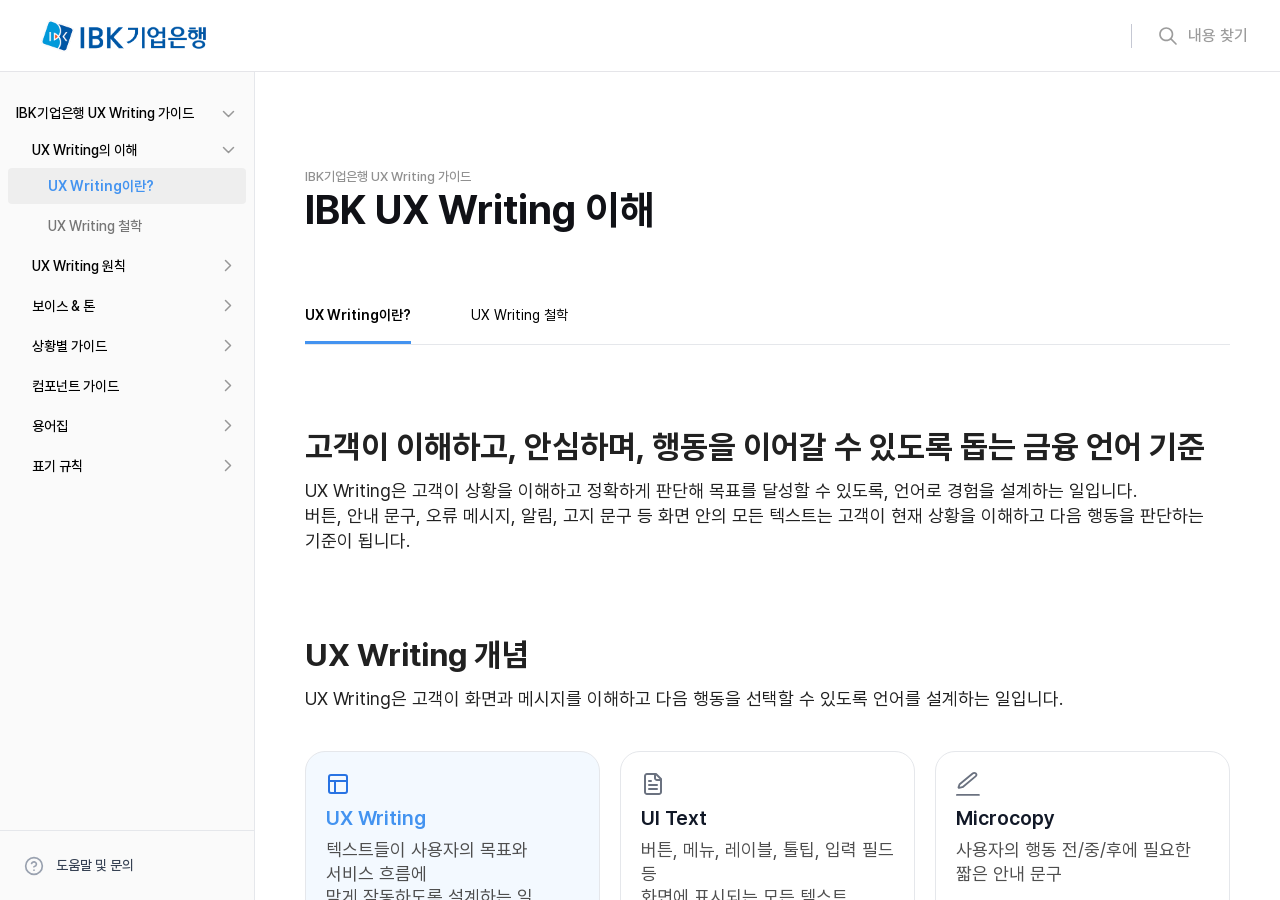
<file: index.html>
<!doctype html>
<html lang="ko">
  <head>
    <meta charset="UTF-8" />
    <meta name="viewport" content="width=device-width, initial-scale=1.0" />
    <title>IBK기업은행 UX Writing 가이드 : IBK UX Writing 이해</title>
    <meta name="title" content="IBK기업은행 UX Writing 가이드 : IBK UX Writing 이해" />
    <meta name="author" content="하이유엑스컨설팅(하이UX)" />
    <meta name="description" content="고객이 이해하고, 안심하며, 행동을 이어갈 수 있도록 돕는 금융 언어 기준" />
    <meta name="keyword" content="IBK, IBK기업은행, UX Writing, UX 라이팅, UX 컨설팅, 하이유엑스컨설팅, 하이UX컨설팅" />
    <meta name="format-detection" content="telephone=no" />
    <meta property="og:locale" content="ko_KR" />
    <meta property="og:type" content="website" />
    <meta property="og:author" content="하이유엑스컨설팅(하이UX)" />
    <meta property="og:title" content="IBK기업은행 UX Writing 가이드 : IBK UX Writing 이해" />
    <meta property="og:site_name" content="IBK기업은행 UX Writing 가이드 : IBK UX Writing 이해" />
    <meta property="og:description" content="고객이 이해하고, 안심하며, 행동을 이어갈 수 있도록 돕는 금융 언어 기준" />
    <meta name="twitter:card" content="summary" />
    <meta name="twitter:title" content="IBK기업은행 UX Writing 가이드 : IBK UX Writing 이해" />
    <meta name="twitter:description" content="고객이 이해하고, 안심하며, 행동을 이어갈 수 있도록 돕는 금융 언어 기준" />
    <meta name="apple-mobile-web-app-title" content="IBK기업은행 UX Writing 가이드 : IBK UX Writing 이해" />
    <meta name="application-name" content="IBK기업은행 UX Writing 가이드 : IBK UX Writing 이해" />

    <link rel="stylesheet" type="text/css" href="./src/styles/css/style.css" />
  </head>
  <body>
    <div id="wrap" class="wrap">
      <!-- [HEADER] -->
      <header class="header">
        <div class="logo">
          <img src="./src/images/icon/logo.png" alt="IBK기업은행 로고" />
        </div>
        <div class="search-box">
          <div class="input-box">
            <input type="text" />
          </div>
          <button type="button" class="search-btn">내용 찾기</button>
        </div>
      </header>
      <!-- // [HEADER] -->

      <!-- [CONTAINER] -->
      <main class="container">
        <!-- LNB -->
        <aside class="lnb" aria-label="사이트 내비게이션">
          <nav class="nav">
            <ul class="depth-1">
              <li class="on">
                <a href="#" class="ux-guide">IBK기업은행 UX Writing 가이드</a>
                <ul class="depth-2">
                  <li class="on">
                    <a href="./pages/concept.html" class="ux-concept">UX Writing의 이해</a>
                    <ul class="depth-3">
                      <li class="active">
                        <button type="button" data-tab-target="conceptPage_tabBtn_1">UX Writing이란?</button>
                      </li>
                      <li>
                        <button type="button" data-tab-target="conceptPage_tabBtn_2">UX Writing 철학</button>
                      </li>
                    </ul>
                  </li>
                  <li>
                    <a href="./pages/rule.html" class="ux-rule">UX Writing 원칙</a>
                    <ul class="depth-3">
                      <li>
                        <button type="button" data-tab-target="rulePage_tabBtn_1">개요</button>
                      </li>
                      <li>
                        <button type="button" data-tab-target="rulePage_tabBtn_2">쉽게쓰기</button>
                      </li>
                      <li>
                        <button type="button" data-tab-target="rulePage_tabBtn_3">판단돕기</button>
                      </li>
                      <li>
                        <button type="button" data-tab-target="rulePage_tabBtn_4">안내하기</button>
                      </li>
                      <li>
                        <button type="button" data-tab-target="rulePage_tabBtn_5">맞춰 전달하기</button>
                      </li>
                    </ul>
                  </li>
                  <li>
                    <a href="./pages/voice.html" class="voice">보이스 & 톤</a>
                    <ul class="depth-3">
                      <li class="active">
                        <button type="button" data-tab-target="glossary_tabBtn_1">개요</button>
                      </li>
                      <li>
                        <button type="button" data-tab-target="glossary_tabBtn_2">보이스</button>
                      </li>
                      <li>
                        <button type="button" data-tab-target="glossary_tabBtn_3">톤</button>
                      </li>
                      <li>
                        <button type="button" data-tab-target="glossary_tabBtn_4">톤 상세</button>
                      </li>
                    </ul>
                  </li>
                  <li>
                    <a href="./pages/situation.html" class="situation">상황별 가이드</a>
                    <ul class="depth-3">
                      <li class="active">
                        <button type="button" data-tab-target="situationPage_tabBtn_1">회원 가입</button>
                      </li>
                      <li>
                        <button type="button" data-tab-target="situationPage_tabBtn_2">인증</button>
                      </li>
                      <li>
                        <button type="button" data-tab-target="situationPage_tabBtn_3">상품 가입</button>
                      </li>
                      <li>
                        <button type="button" data-tab-target="situationPage_tabBtn_4">정보 조회</button>
                      </li>
                      <li>
                        <button type="button" data-tab-target="situationPage_tabBtn_5">이체 납부</button>
                      </li>
                      <li>
                        <button type="button" data-tab-target="situationPage_tabBtn_6">이용 관리</button>
                      </li>
                      <li>
                        <button type="button" data-tab-target="situationPage_tabBtn_7">서류 발급</button>
                      </li>
                      <li>
                        <button type="button" data-tab-target="situationPage_tabBtn_8">문제 해결</button>
                      </li>
                      <li>
                        <button type="button" data-tab-target="situationPage_tabBtn_9">기업 서비스</button>
                      </li>
                      <li>
                        <button type="button" data-tab-target="situationPage_tabBtn_10">발송 메시지</button>
                      </li>
                    </ul>
                  </li>
                  <li>
                    <a href="./pages/component.html" class="how-write">컴포넌트 가이드</a>
                    <ul class="depth-3">
                      <li class="active">
                        <button type="button" data-tab-target="componentPage_tabBtn_1">행동</button>
                        <ul class="depth-4">
                          <li>
                            <a href="#act-btn-1-1">확인 버튼 </a>
                          </li>
                          <li><a href="#act-btn-1-2">단일 액션 버튼</a></li>
                          <li><a href="#act-btn-1-3">이중 액션 버튼</a></li>
                          <li><a href="#act-btn-1-4">예/아니요 버튼</a></li>
                          <li><a href="#act-btn-1-5">적용 유무 버튼</a></li>
                          <li><a href="#act-btn-1-6">탭</a></li>
                          <li><a href="#act-btn-1-7">하단 내비게이션</a></li>
                          <li>
                            <a href="#act-btn-1-8">브레드크럼</a>
                          </li>
                        </ul>
                      </li>
                      <li>
                        <button type="button" data-tab-target="componentPage_tabBtn_2">입력</button>
                        <ul class="depth-4">
                          <li>
                            <a href="#act-btn-2-1">플레이스홀더</a>
                          </li>
                          <li><a href="#act-btn-2-2">정보 헬퍼텍스트</a></li>
                          <li><a href="#act-btn-2-3">오류 헬퍼텍스트</a></li>
                          <li><a href="#act-btn-2-4">체크박스</a></li>
                          <li><a href="#act-btn-2-5">라디오 버튼</a></li>
                          <li><a href="#act-btn-2-6">토글 스위치</a></li>
                          <li><a href="#act-btn-2-7">드롭다운</a></li>
                          <li><a href="#act-btn-2-8">슬라이더</a></li>
                        </ul>
                      </li>
                      <li>
                        <button type="button" data-tab-target="componentPage_tabBtn_3">정보 표시</button>
                        <ul class="depth-4">
                          <li>
                            <a href="#act-btn-3-1">리스트</a>
                          </li>
                          <li><a href="#act-btn-3-2">진행 단계</a></li>
                          <li><a href="#act-btn-3-3">인포 박스</a></li>
                          <li><a href="#act-btn-3-4">배너</a></li>
                          <li><a href="#act-btn-3-5">툴팁</a></li>
                          <li><a href="#act-btn-3-6">팝오버</a></li>
                          <li><a href="#act-btn-3-7">라벨</a></li>
                          <li>
                            <a href="#act-btn-3-8">칩</a>
                          </li>
                        </ul>
                      </li>
                      <li>
                        <button type="button" data-tab-target="componentPage_tabBtn_4">피드백</button>
                        <ul class="depth-4">
                          <li>
                            <a href="#act-btn-4-1">행동 결과 토스트</a>
                          </li>
                          <li><a href="#act-btn-4-2">처리 결과 토스트</a></li>
                          <li><a href="#act-btn-4-3">안내 팝업</a></li>
                          <li><a href="#act-btn-4-4">오류 팝업</a></li>
                          <li><a href="#act-btn-4-5">확인 팝업</a></li>
                          <li><a href="#act-btn-4-6">안내/행동 바텀시트</a></li>
                          <li><a href="#act-btn-4-7">선택/입력 바텀시트</a></li>
                          <li><a href="#act-btn-4-8">데이터 없음</a></li>
                        </ul>
                      </li>
                      <li>
                        <button type="button" data-tab-target="componentPage_tabBtn_5">메시지</button>
                        <ul class="depth-4">
                          <li>
                            <a href="#act-btn-5-1">완료 메시지</a>
                          </li>
                          <li><a href="#act-btn-5-2">오류/거절 메시지</a></li>
                          <li><a href="#act-btn-5-3">소개 메시지</a></li>
                          <li><a href="#act-btn-5-4">행동 요청 메시지</a></li>
                          <li><a href="#act-btn-5-5">유의사항</a></li>
                        </ul>
                      </li>
                    </ul>
                  </li>
                  <li>
                    <a href="./pages/glossary.html" class="glossary">용어집</a>
                    <ul class="depth-3">
                      <li class="active">
                        <button type="button" data-tab-target="glossary_tabBtn_1">개요</button>
                      </li>
                      <li>
                        <button type="button" data-tab-target="glossary_tabBtn_2">대출/거래 용어</button>
                      </li>
                      <li>
                        <button type="button" data-tab-target="glossary_tabBtn_3">금액/기간 용어</button>
                      </li>
                      <li>
                        <button type="button" data-tab-target="glossary_tabBtn_4">신청/안내/행동 용어</button>
                      </li>
                      <li>
                        <button type="button" data-tab-target="glossary_tabBtn_5">서비스/상품 명칭</button>
                      </li>
                      <li>
                        <button type="button" data-tab-target="glossary_tabBtn_6">한자어</button>
                      </li>
                      <li>
                        <button type="button" data-tab-target="glossary_tabBtn_7">외래어/약어/지시어</button>
                      </li>
                      <li>
                        <button type="button" data-tab-target="glossary_tabBtn_8">피해야 할 표현</button>
                      </li>
                    </ul>
                  </li>
                  <li>
                    <a href="./pages/notation.html" class="notation">표기 규칙</a>
                    <ul class="depth-3">
                      <li class="active">
                        <button type="button" data-tab-target="notationPage_tabBtn_1">개요</button>
                      </li>
                      <li>
                        <button type="button" data-tab-target="notationPage_tabBtn_2">숫자/금액</button>
                      </li>
                      <li>
                        <button type="button" data-tab-target="notationPage_tabBtn_3">날짜/시간</button>
                      </li>
                      <li>
                        <button type="button" data-tab-target="notationPage_tabBtn_4">문장 부호</button>
                      </li>
                      <li>
                        <button type="button" data-tab-target="notationPage_tabBtn_5">전화번호/인터넷주소(URL)</button>
                      </li>
                      <li>
                        <button type="button" data-tab-target="notationPage_tabBtn_6">맞춤법/띄어쓰기</button>
                      </li>
                      <li>
                        <button type="button" data-tab-target="notationPage_tabBtn_7">-해요/-하십시오체</button>
                      </li>
                      <li>
                        <button type="button" data-tab-target="notationPage_tabBtn_8">-하기형/명사형</button>
                      </li>
                    </ul>
                  </li>
                </ul>
              </li>
            </ul>
          </nav>
          <div class="help">
            <a href="/">도움말 및 문의</a>
          </div>
        </aside>
        <!-- // LNB -->
        <!-- CONTENTS -->
        <div class="content concept" aria-label="IBK UX Writing 이해 콘텐츠">
          <div class="page-title-box">
            <span class="sub-tit">IBK기업은행 UX Writing 가이드</span>
            <h1 class="page-tit">IBK UX Writing 이해</h1>
          </div>
          <div class="page__tab">
            <div class="page__tab-list" role="tablist" aria-label="페이지 탭">
              <button type="button" class="tab-btn" role="tab" id="conceptPage_tabBtn_1" aria-controls="conceptPage_tabPanel_1" aria-selected="true">UX Writing이란?</button>
              <button type="button" class="tab-btn" role="tab" id="conceptPage_tabBtn_2" aria-controls="conceptPage_tabPanel_2" aria-selected="false">UX Writing 철학</button>
            </div>
            <div class="page-tabs__cnt">
              <!-- TAB : IBK UX Writing 이해 -->
              <div class="page-tabs__panel" role="tabpanel" id="conceptPage_tabPanel_1" aria-labelledby="conceptPage_tabBtn_1" tabindex="0">
                <div class="cnt-box">
                  <h2 class="cnt-tit">고객이 이해하고, 안심하며, 행동을 이어갈 수 있도록 돕는 금융 언어 기준</h2>
                  <p>
                    UX Writing은 고객이 상황을 이해하고 정확하게 판단해 목표를 달성할 수 있도록, 언어로 경험을 설계하는 일입니다. <br />
                    버튼, 안내 문구, 오류 메시지, 알림, 고지 문구 등 화면 안의 모든 텍스트는 고객이 현재 상황을 이해하고 다음 행동을 판단하는 기준이 됩니다.
                  </p>
                </div>
                <div class="cnt-box">
                  <h2 class="cnt-tit">UX Writing 개념</h2>
                  <p>UX Writing은 고객이 화면과 메시지를 이해하고 다음 행동을 선택할 수 있도록 언어를 설계하는 일입니다.</p>
                  <div class="concept__work">
                    <div class="grid border repeat-3 gap-20">
                      <div class="box ux">
                        <strong>UX Writing</strong>
                        <p>텍스트들이 사용자의 목표와 서비스 흐름에 <br />맞게 작동하도록 설계하는 일</p>
                      </div>
                      <div class="box ui">
                        <strong>UI Text</strong>
                        <p>버튼, 메뉴, 레이블, 툴팁, 입력 필드 등 <br />화면에 표시되는 모든 텍스트</p>
                      </div>
                      <div class="box micro">
                        <strong>Microcopy</strong>
                        <p>사용자의 행동 전/중/후에 필요한 <br />짧은 안내 문구</p>
                      </div>
                    </div>
                  </div>
                </div>
                <div class="cnt-box">
                  <h2 class="cnt-tit">해석과 행동을 바꾸는 문구</h2>
                  <p>UX Writing은 사용자의 신뢰와 행동 결정, 만족도와 오류 경험에 영향을 미칩니다[1].</p>
                  <div class="concept__effect">
                    <div class="grid repeat-4 gap-20">
                      <div class="box">
                        <strong>정보 확인</strong>
                        <p>필요한 정보가 먼저 보이는가</p>
                      </div>
                      <div class="box">
                        <strong>상황 이해</strong>
                        <p>현재 상황을 인지할 수 있는가</p>
                      </div>
                      <div class="box">
                        <strong>진행 판단</strong>
                        <p>이대로 진행해도 괜찮은가</p>
                      </div>
                      <div class="box">
                        <strong>행동 선택</strong>
                        <p>다음에 무엇을 해야 하는가</p>
                      </div>
                    </div>
                  </div>
                </div>
                <div class="cnt-box">
                  <h3 class="cnt-sub-tit">전문 금융용어를 생활 용어로 변경해 사용자의 읽기 부담을 줄인 사례 [2]</h3>
                  <div class="concept__case nt-1">
                    <div class="grid repeat-2">
                      <div class="box before">
                        <span>기존 문구</span>
                        <img src="./src/images/img/concept_case_1-1.png" alt="연금 솔루션의 목표를 선택해 주세요." />
                      </div>
                      <div class="box after">
                        <span>개선 문구</span>
                        <img src="./src/images/img/concept_case_1-2.png" alt="연금 계좌로 어떤 목표를 준비하고 계신가요?" />
                      </div>
                    </div>
                    <strong>
                      전문 금융용어에서 고객 중심의 생활 언어로 변경해 <br />
                      고객들의 읽기 부담을 줄임
                    </strong>
                    <p>*Raiffeisen 은행, 오스트리아</p>
                  </div>
                </div>
                <div class="cnt-box">
                  <h3 class="cnt-sub-tit">소상공인 계좌개설 플로우 문구 개선 사례 [3]</h3>
                  <div class="concept__case nt-2">
                    <div class="grid repeat-2">
                      <div class="box before">
                        <span>기존 문구</span>
                        <img src="./src/images/img/concept_case_2-1.png" alt="수익적 소유자를 추가하세요." />
                      </div>
                      <div class="box after">
                        <span>개선 문구</span>
                        <img src="./src/images/img/concept_case_2-2.png" alt=" 사업의 다른 소유자 정보를 입력해 주세요." />
                      </div>
                    </div>
                    <strong>
                      내부자 중심의 법률 용어를 고객 맥락의 설명형 문구로 개선해
                      <br />
                      이탈 지점을 해결하고, 계좌 개설 완료율 증가
                    </strong>
                    <p>*Capital One 은행, 미국</p>
                  </div>
                </div>
                <div class="cnt-box">
                  <h2 class="cnt-tit">좋은 UX Writing의 핵심 요소</h2>
                  <div class="concept__core">
                    <div class="grid repeat-2 gap-24 border">
                      <div class="box">
                        <strong>핵심 정보 우선</strong>
                        <p>
                          사용자가 오해 없이 이해할 수 있는 <br />
                          정보를 먼저 제공합니다. [3]
                        </p>
                      </div>
                      <div class="box">
                        <strong>고객 과업 중심</strong>
                        <p>
                          지금 무엇을 해야 하는지, 왜 해야 하는지, 다음에 <br />
                          어떤 일이 일어나는지 이해하도록 돕습니다[6].
                        </p>
                      </div>
                      <div class="box">
                        <strong>간결한 정보 구조</strong>
                        <p>
                          사용자가 빠르게 읽고 필요한 정보를 찾을 수 있도록
                          <br />
                          문장과 구조를 간결하게 정리합니다[5].
                        </p>
                      </div>
                      <div class="box">
                        <strong>일관된 기준으로 운영</strong>
                        <p>
                          같은 의미는 같은 표현으로 쓰고, 서비스 전반에서 <br />
                          동일한 용어와 문장 패턴을 유지합니다[7].
                        </p>
                      </div>
                    </div>
                  </div>
                </div>
                <div class="cnt-box">
                  <h2 class="cnt-tit">디지털 금융 서비스에 UX Writing이 필요한 이유</h2>
                  <div class="concept__why">
                    <div class="grid repeat-2 gap-24 border">
                      <div class="box nt-1">
                        <strong>고객 신뢰 강화</strong>
                        <p>
                          금액, 조건, 제한, 결과를 오해 없이 전달해 <br />
                          금융 거래의 불안을 줄입니다.
                        </p>
                      </div>
                      <div class="box nt-2">
                        <strong>서비스 일관성 확보</strong>
                        <p>
                          앱, 웹, 알림톡, SMS/LMS 등 채널이 달라도 <br />
                          같은 기준으로 안내합니다.
                        </p>
                      </div>
                      <div class="box nt-3">
                        <strong>실무 적용성 향상</strong>
                        <p>
                          기획자, 디자이너, 검수자가 같은 기준으로 <br />
                          문구를 작성하고 판단할 수 있게 합니다.
                        </p>
                      </div>
                      <div class="box nt-4">
                        <strong>운영 효율 개선</strong>
                        <p>
                          예문, 용어집, 체크리스트를 통해 <br />
                          반복되는 문구 작성과 검수 시간을 줄입니다.
                        </p>
                      </div>
                    </div>
                  </div>
                </div>
                <div class="cnt-box">
                  <h2 class="cnt-tit">좋은 UX Writing을 위한 4가지 공통 작성 기준</h2>
                  <div class="concept__standard">
                    <div class="common-table">
                      <table>
                        <colgroup>
                          <col style="width: 200px" />
                        </colgroup>
                        <thead>
                          <tr>
                            <th>작성 기준</th>
                            <th>내용</th>
                          </tr>
                        </thead>
                        <tbody>
                          <tr>
                            <td>
                              정확하게
                              <span>Clear</span>
                            </td>
                            <td>
                              <p>사용자가 오해 없이 이해할 수 있도록 필요한 정보를 정확하게 제공하고, 핵심 내용을 먼저 안내합니다.</p>
                              <div class="grid repeat-2">
                                <div class="box cnt-q">
                                  <p>점검 질문</p>
                                  <span>이 문구를 처음 보는 고객도 오해 없이 이해할 수 있나요?</span>
                                </div>
                                <div class="box cnt-a">
                                  <p>확인 기준</p>
                                  <span>핵심 정보(금액·기한·조건)가 앞에 있는지, 용어가 고객 언어인지 확인</span>
                                </div>
                              </div>
                            </td>
                          </tr>
                          <tr>
                            <td>
                              간결하게
                              <span>Concise</span>
                            </td>
                            <td>
                              <p>핵심만 남기고, 불필요한 말은 제거합니다.</p>
                              <div class="grid repeat-2">
                                <div class="box cnt-q">
                                  <p>점검 질문</p>
                                  <span>불필요한 수식어나 중복 표현 없이 핵심만 담겨 있나요?</span>
                                </div>
                                <div class="box cnt-a">
                                  <p>확인 기준</p>
                                  <span>문장을 반으로 줄여도 의미가 유지되는지, 한 문장에 한 가지 정보만 있는지 확인</span>
                                </div>
                              </div>
                            </td>
                          </tr>
                          <tr>
                            <td>
                              일관되게
                              <span>Consistent</span>
                            </td>
                            <td>
                              <p>같은 의미는 같은 표현으로 표기해 서비스 전체에서 동일한 기준과 언어를 사용합니다.</p>
                              <div class="grid repeat-2">
                                <div class="box cnt-q">
                                  <p>점검 질문</p>
                                  <span>다른 화면에서 같은 개념을 다른 단어로 표현하고 있지는 않나요?</span>
                                </div>
                                <div class="box cnt-a">
                                  <p>확인 기준</p>
                                  <span>버튼명, 메뉴명, 상태명이 가이드 용어집과 일치하는지, 종결어미가 통일되었는지 확인</span>
                                </div>
                              </div>
                            </td>
                          </tr>
                          <tr>
                            <td>
                              사용자 친화적으로
                              <span>User-friendly</span>
                            </td>
                            <td>
                              <p>전문 용어 대신 고객의 언어를 사용해, 어렵고 낯선 표현을 쉽고 익숙하게 바꿉니다.</p>
                              <div class="grid repeat-2">
                                <div class="box cnt-q">
                                  <p>점검 질문</p>
                                  <span>금융 전문용어를 고객이 일상에서 쓰는 말로 바꿀 수 있나요?</span>
                                </div>
                                <div class="box cnt-a">
                                  <p>확인 기준</p>
                                  <span>전문용어·법적 표현에 쉬운 풀이가 병기되었는지, 고객 입장의 언어인지 확인</span>
                                </div>
                              </div>
                            </td>
                          </tr>
                        </tbody>
                      </table>
                    </div>
                  </div>
                </div>

                <div class="reference-box">
                  <ol>
                    <li>
                      [1] Tversky, A., & Kahneman, D. (1981). The framing of decisions and the psychology of choice. Science, 211(4481), 453–458.
                      <a href="https://doi.org/10.1126/science.7455683" target="_blank">https://doi.org/10.1126/science.7455683</a>
                    </li>
                    <li>
                      [2] Pieracci, C. (2021, November 4). UX writing at work – a case study. Liip.
                      <a href="https://www.liip.ch/en/blog/ux-writing-at-work-a-case-study" target="_blank">https://www.liip.ch/en/blog/ux-writing-at-work-a-case-study</a>
                    </li>
                    <li>
                      [3] Walsh, S. Z. (2016, November). Design the conversation: A case study on making a digital banking experience clear and human [Slide deck]. SlideShare.
                      <a href="https:/www.slideshare.net/slideshow/design-the-conversation-a-case-study-on-making-digital-banking-clear-and-human/68270533" target="_blank">https:/www.slideshare.net/slideshow/design-the-conversation-a-case-study-on-making-digital-banking-clear-and-human/68270533</a>
                    </li>
                    <li>
                      [4] U.S. Securities and Exchange Commission. (1998). A plain English handbook: How to create clear SEC disclosure documents. Office of Investor Education and Assistance.
                      <a href="https://www.sec.gov/pdf/handbook.pdf" target="_blank">https://www.sec.gov/pdf/handbook.pdf</a>
                    </li>
                    <li>
                      [5] Nielsen, J. (2006, April 16). F-shaped pattern for reading web content. Nielsen Norman Group.
                      <a href="https://www.nngroup.com/articles/f-shaped-pattern-reading-web-content-discovered/" target="_blank">https://www.nngroup.com/articles/f-shaped-pattern-reading-web-content-discovered/</a>
                    </li>
                    <li>
                      [6] Nielsen, J. (1994, April 24). 10 usability heuristics for user interface design. Nielsen Norman Group.
                      <a href="https://www.nngroup.com/articles/ten-usability-heuristics/" target="_blank">https://www.nngroup.com/articles/ten-usability-heuristics/</a>
                    </li>
                    <li>[7] Shneiderman, B., Plaisant, C., Cohen, M., Jacobs, S., Elmqvist, N., & Diakopoulos, N. (2016). Designing the user interface: Strategies for effective human-computer interaction (6th ed.). Pearson.</li>
                  </ol>
                </div>
              </div>
              <!-- // TAB : IBK UX Writing 이해 -->
              <!-- TAB : UX Writing 철학 -->
              <div class="page-tabs__panel" role="tabpanel" id="conceptPage_tabPanel_2" aria-labelledby="conceptPage_tabBtn_2" tabindex="-1" hidden>
                <div class="cnt-box">
                  <h2 class="cnt-tit">
                    IBK기업은행의 핵심가치와 UX 철학을 담아 <br />
                    고객의 금융 행동을 책임감 있게 돕는 언어
                  </h2>
                  <p class="mt-16">
                    IBK기업은행의 UX Writing은 ‘고객과 함께’라는 핵심가치와 신뢰, 책임의 가치를 고객의 디지털 금융 경험 속에 구현하는 원칙입니다. <br />
                    고객에게 익숙한 사용 흐름은 존중하고, 복잡한 금융 정보는 정확하고 이해하기 쉽게 정리하며, 예측 가능한 안내를 제공합니다.
                    <br /><br />
                    UX Writing 철학는 고객이
                    <b>금융 정보를 쉽게 이해하고, 상황에 맞게 판단하며, 다음 행동을 명확히 알 수 있도록 돕는</b>
                    기준이 되어야 합니다.
                  </p>
                  <div class="concept__ibk-visual">
                    <div class="img">
                      <img src="./src/images/img/concept_visual.png" alt="IBK기업은행 UX Writing" />
                    </div>
                    <div class="table">
                      <table>
                        <colgroup>
                          <col style="width: 235px" />
                        </colgroup>
                        <tbody>
                          <tr>
                            <th>쉽게 이해되는 금융 정보</th>
                            <td>
                              <strong>금융 정보를 고객이 이해할 수 있는 형태로 바꿉니다.</strong>
                              <p>내부 용어와 업무 기준을 그대로 전달하지 않고, 고객의 실제 이용 흐름에 맞춰 이해하기 쉽게 정리합니다.</p>
                            </td>
                          </tr>
                          <tr>
                            <th>상황에 맞는 판단 지원</th>
                            <td>
                              <strong>고객이 자신의 상황에 맞게 판단할 수 있도록 돕습니다.</strong>
                              <p>고객의 상황과 과업의 중요도에 따라 필요한 정보를 먼저 제공하고, 고객에게 미치는 영향을 분명히 제공해 판단을 돕습니다.</p>
                            </td>
                          </tr>
                          <tr>
                            <th>명확한 다음 행동 안내</th>
                            <td>
                              <strong>고객이 다음에 무엇을 해야 하는지 바로 알 수 있게 합니다.</strong>
                              <p>현재 상태, 처리 결과, 다음 행동을 명확히 안내합니다. 오류 상황에서도 고객이 과업을 이어갈 수 있도록 이유와 대안을 함께 제시합니다.</p>
                            </td>
                          </tr>
                        </tbody>
                      </table>
                    </div>
                  </div>
                </div>
                <div class="cnt-box">
                  <h2 class="cnt-tit">IBK UX Writing 기준 체계</h2>
                  <p>IBK 브랜드 가치와 운영 및 현황 데이터를 종합해 사용 경험을 분석하고 IBK UX 철학에 기반해 Writing 원칙, 보이스, 톤을 도출했습니다.</p>
                  <div class="concept__ibk-system">
                    <div class="circle">
                      <div class="box">
                        <strong>혁신</strong>
                        <p>새로운 가치와 경험</p>
                      </div>
                      <div class="box">
                        <strong>존중</strong>
                        <p>기존 사용성 존중</p>
                      </div>
                      <div class="box">
                        <strong>신뢰</strong>
                        <p>믿을 수 있는 경험</p>
                      </div>
                      <div class="box">
                        <strong>고객중심</strong>
                        <p>고객 요구 우선</p>
                      </div>
                      <div class="box">
                        <strong>일관성</strong>
                        <p>예측 가능한 경험</p>
                      </div>
                    </div>
                    <div class="blue-num-list">
                      <ol>
                        <li>
                          <strong>혁신</strong>
                          <p>고객의 언어 습관 변화와 사회문화 트렌드를 기반으로 최적화된 언어 가이드를 제공합니다.</p>
                        </li>
                        <li>
                          <strong>존중</strong>
                          <p>기존 사용 흐름과 용어를 무리하게 바꾸지 않고, 필요한 부분만 명확하게 개선합니다.</p>
                        </li>
                        <li>
                          <strong>신뢰</strong>
                          <p>조건, 결과, 유의사항을 정확하게 전달해 금융 업무의 불안을 줄이고 믿을 수 있는 서비스를 제공합니다.</p>
                        </li>
                        <li>
                          <strong>고객중심</strong>
                          <p>내부 기준보다 고객의 입장에 맞춰 과업과 이해 순서를 고려해 핵심 정보를 먼저 배치합니다.</p>
                        </li>
                        <li>
                          <strong>일관성</strong>
                          <p>같은 의미는 같은 표현으로 쓰고, 화면과 채널이 달라도 동일한 구조로 안내하여 일관적이고 안정적인 경험을 제공합니다.</p>
                        </li>
                      </ol>
                    </div>
                  </div>
                </div>
                <div class="cnt-box">
                  <h2 class="cnt-tit">고객 경험 기반의 원칙 세분화</h2>
                  <p>고객이 금융 서비스를 이용할 때 겪는 이해, 판단, 행동, 맥락의 흐름을 기준으로 UX Writing 원칙을 4가지로 정리했습니다.</p>
                  <div class="concept__ibk-rule">
                    <div class="grid repeat-4 gap-16">
                      <div class="box">
                        <div class="top">
                          <h3>01 이해</h3>
                          <p>어려운 금융 정보는 쉽게, 같은 의미는 일관되게 전달합니다.</p>
                        </div>
                        <div class="bottom">
                          <strong class="step-tit">
                            <span>원칙1.</span>
                            쉽고 일관되게 쓰기
                          </strong>
                          <div class="voicetone">
                            <div class="voice">
                              <span>보이스</span>
                              <div class="flex-row">
                                <p>책임있는</p>
                              </div>
                            </div>
                            <div class="tone">
                              <span>톤</span>
                              <div class="flex-row">
                                <p>믿음직한</p>
                                <p>유용한</p>
                              </div>
                            </div>
                          </div>
                        </div>
                      </div>
                      <div class="box">
                        <div class="top">
                          <h3>02 판단</h3>
                          <p>선택에 필요한 조건과 영향을 먼저 확인해야 합니다.</p>
                        </div>
                        <div class="bottom">
                          <strong class="step-tit">
                            <span>원칙2.</span>
                            판단을 돕는 정보 제공하기
                          </strong>
                          <div class="voicetone">
                            <div class="voice">
                              <span>보이스</span>
                              <div class="flex-row">
                                <p>책임있는</p>
                                <p>함께하는</p>
                              </div>
                            </div>
                            <div class="tone">
                              <span>톤</span>
                              <div class="flex-row">
                                <p>믿음직한</p>
                                <p>유용한</p>
                              </div>
                            </div>
                          </div>
                        </div>
                      </div>
                      <div class="box">
                        <div class="top">
                          <h3>03 행동</h3>
                          <p>현재 상태와 문제를 파악하고, 다음 행동으로 이어가게 합니다.</p>
                        </div>
                        <div class="bottom">
                          <strong class="step-tit">
                            <span>원칙3.</span>
                            명확히 안내하기
                          </strong>
                          <div class="voicetone">
                            <div class="voice">
                              <span>보이스</span>
                              <div class="flex-row">
                                <p>함께하는</p>
                                <p>배려하는</p>
                              </div>
                            </div>
                            <div class="tone">
                              <span>톤</span>
                              <div class="flex-row">
                                <p>명료한</p>
                                <p>친절한</p>
                                <p>믿음직한</p>
                              </div>
                            </div>
                          </div>
                        </div>
                      </div>
                      <div class="box">
                        <div class="top">
                          <h3>04 맥락</h3>
                          <p>고객과 상황에 맞게 정보량과 표현을 조절합니다.</p>
                        </div>
                        <div class="bottom">
                          <strong class="step-tit">
                            <span>원칙4.</span>
                            상황에 맞게 전달하기
                          </strong>
                          <div class="voicetone">
                            <div class="voice">
                              <span>보이스</span>
                              <div class="flex-row">
                                <p>책임있는</p>
                                <p>함께하는</p>
                              </div>
                            </div>
                            <div class="tone">
                              <span>톤</span>
                              <div class="flex-row">
                                <p>명료한</p>
                                <p>유용한</p>
                              </div>
                            </div>
                          </div>
                        </div>
                      </div>
                    </div>
                  </div>
                </div>
              </div>
              <!-- // TAB : UX Writing 철학 -->
            </div>
          </div>
        </div>
        <!-- // CONTENTS -->
      </main>
      <!-- // [CONTAINER] -->
    </div>

    <script src="./src/js/main.js"></script>
  </body>
</html>
</file>
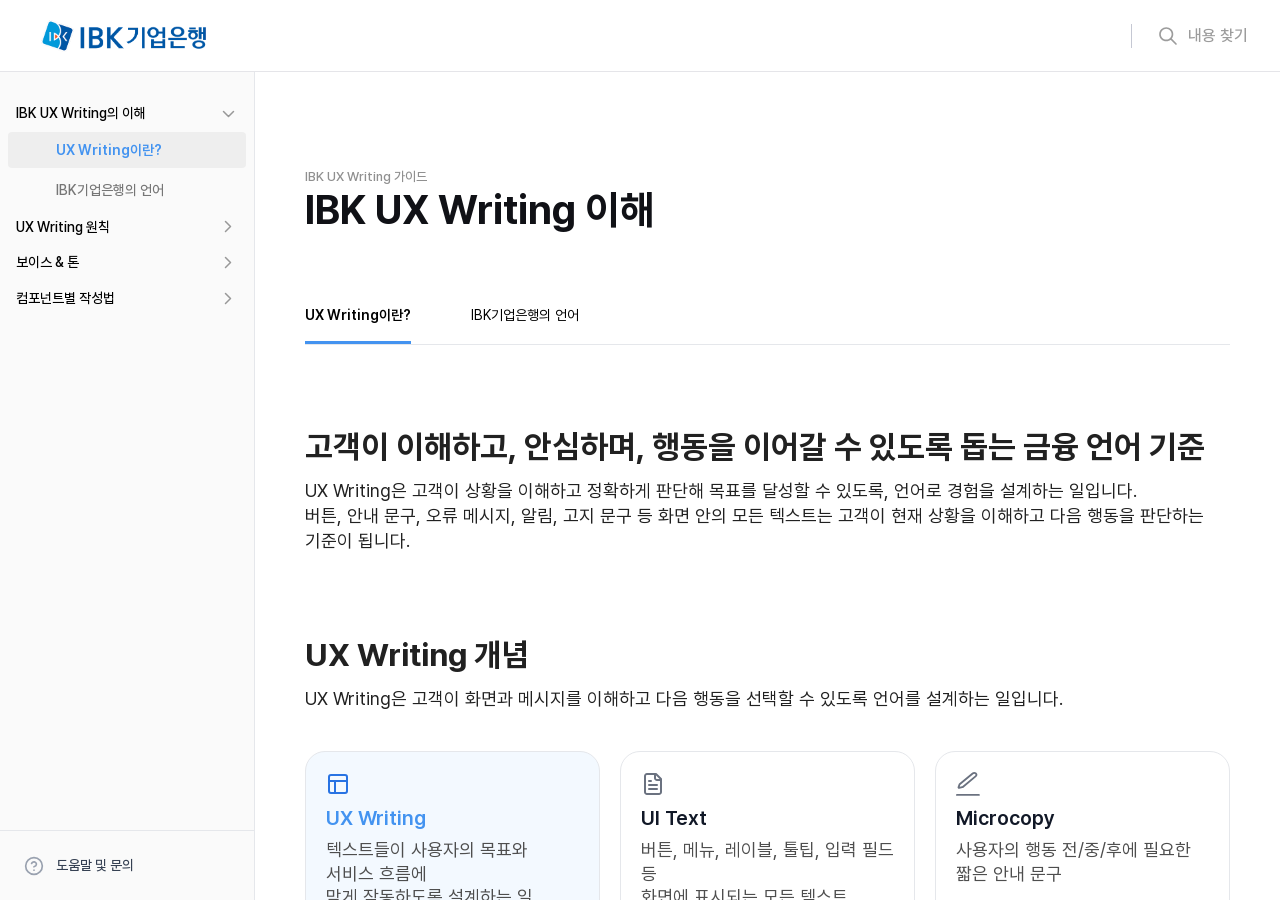
<file: concept.html>
<!DOCTYPE html>
<html lang="ko">
<head>
    <meta charset="UTF-8">
    <meta name="viewport" content="width=device-width, initial-scale=1.0">
    <title>IBK UX Writing 가이드 : IBK UX Writing 이해</title>
    <meta name="title" content="IBK UX Writing 가이드 : IBK UX Writing 이해" />
    <meta name="author" content="하이유엑스컨설팅(하이UX)" />
    <meta name="description" content="고객이 이해하고, 안심하며, 행동을 이어갈 수 있도록 돕는 금융 언어 기준" />
    <meta name="keyword" content="IBK, IBK기업은행, UX Writing, UX 라이팅, UX 컨설팅, 하이유엑스컨설팅, 하이UX컨설팅" />
    <meta name="format-detection" content="telephone=no" />
    <meta property="og:locale" content="ko_KR" />
    <meta property="og:type" content="website" />
    <meta property="og:author" content="하이유엑스컨설팅(하이UX)" />
    <meta property="og:title" content="IBK UX Writing 가이드 : IBK UX Writing 이해" />
    <meta property="og:site_name" content="IBK UX Writing 가이드 : IBK UX Writing 이해" />
    <meta property="og:description" content="고객이 이해하고, 안심하며, 행동을 이어갈 수 있도록 돕는 금융 언어 기준" />
    <meta name="twitter:card" content="summary" />
    <meta name="twitter:title" content="IBK UX Writing 가이드 : IBK UX Writing 이해" />
    <meta name="twitter:description" content="고객이 이해하고, 안심하며, 행동을 이어갈 수 있도록 돕는 금융 언어 기준" />
    <meta name="apple-mobile-web-app-title" content="IBK UX Writing 가이드 : IBK UX Writing 이해" />
    <meta name="application-name" content="IBK UX Writing 가이드 : IBK UX Writing 이해" />

    <link rel="stylesheet" type="text/css" href="./src/styles/css/style.css" />
</head>
<body>
    <div id="wrap" class="wrap">
        <!-- [HEADER] -->
        <header class="header">
            <div class="logo">
                <img src="./src/images/icon/logo.png" alt="IBK기업은행 로고" /> 
            </div>
            <div class="search-box">
                <div class="input-box">
                    <input type="text" />
                </div>
                <button type="button" class="search-btn">내용 찾기</button>
            </div>
        </header>
        <!-- // [HEADER] -->

        <!-- [CONTAINER] -->
        <main class="container">
            <!-- LNB -->
            <aside class="lnb" aria-label="사이트 내비게이션">
                <nav class="nav">
                    <ul class="depth-1">
                        <li class="on">
                            <a href="/concept.html" class="ux-concept">IBK UX Writing의 이해</a>
                            <ul class="depth-2" style="display: block;">
                                <li class="active"><button type="button" data-tab-target="conceptPage_tabBtn_1">UX Writing이란?</button></li>
                                <li><button type="button" data-tab-target="conceptPage_tabBtn_2">IBK기업은행의 언어</button></li>
                            </ul>
                        </li>
                        <li>
                            <a href="/rule.html" class="ux-rule">UX Writing 원칙</a>
                            <ul class="depth-2">
                                <li><button type="button" data-tab-target="rulePage_tabBtn_1">개요</button></li>
                                <li><button type="button" data-tab-target="rulePage_tabBtn_2">쉽게쓰기</button></li>
                                <li><button type="button" data-tab-target="rulePage_tabBtn_3">판단돕기</button></li>
                                <li><button type="button" data-tab-target="rulePage_tabBtn_4">안내하기</button></li>
                                <li><button type="button" data-tab-target="rulePage_tabBtn_5">맞춰 전달하기</button></li>
                            </ul>
                        </li>
                        <li>
                            <a href="/voice.html" class="voice">보이스 & 톤</a>
                            <ul class="depth-2">
                                <li><button type="button" data-tab-target="voicePage_tabBtn_1">개요</button></li>
                                <li><button type="button" data-tab-target="voicePage_tabBtn_2">보이스</button></li>
                                <li><button type="button" data-tab-target="voicePage_tabBtn_3">톤</button></li>
                                <li><button type="button" data-tab-target="voicePage_tabBtn_4">톤 상세</button></li>
                            </ul>
                        </li>
                        <li><a href="/" class="how-write">컴포넌트별 작성법</a></li>
                    </ul>
                </nav>
                <div class="help">
                    <a href="/">도움말 및 문의</a>
                </div>
            </aside>
            <!-- // LNB -->
            <!-- CONTENTS -->
            <div class="content concept" aria-label="IBK UX Writing 이해 콘텐츠">
                <div class="page-title-box">
                    <span class="sub-tit">IBK UX Writing 가이드</span>
                    <h1 class="page-tit">IBK UX Writing 이해</h1>
                </div>
                <div class="page__tab">
                    <div class="page__tab-list" role="tablist" aria-label="페이지 탭">
                        <button type="button" class="tab-btn" role="tab" id="conceptPage_tabBtn_1" aria-controls="conceptPage_tabPanel_1" aria-selected="true">UX Writing이란?</button>
                        <button type="button" class="tab-btn" role="tab" id="conceptPage_tabBtn_2" aria-controls="conceptPage_tabPanel_2" aria-selected="false">IBK기업은행의 언어</button>
                    </div>
                    <div class="page-tabs__cnt">
                        <!-- TAB : IBK UX Writing 이해 -->
                        <div class="page-tabs__panel" role="tabpanel" id="conceptPage_tabPanel_1" aria-labelledby="conceptPage_tabBtn_1" tabindex="0">
                            <div class="cnt-box">
                                <h2 class="cnt-tit">고객이 이해하고, 안심하며, 행동을 이어갈 수 있도록 돕는 금융 언어 기준</h2>
                                <p>
                                    UX Writing은 고객이 상황을 이해하고 정확하게 판단해 목표를 달성할 수 있도록, 언어로 경험을 설계하는 일입니다. <br />
                                    버튼, 안내 문구, 오류 메시지, 알림, 고지 문구 등 화면 안의 모든 텍스트는 고객이 현재 상황을 이해하고 다음 행동을 판단하는 기준이 됩니다.
                                </p>
                            </div>
                            <div class="cnt-box">
                                <h2 class="cnt-tit">UX Writing 개념</h2>
                                <p>UX Writing은 고객이 화면과 메시지를 이해하고 다음 행동을 선택할 수 있도록 언어를 설계하는 일입니다.</p>
                                <div class="concept__work">
                                    <div class="grid border repeat-3 gap-20">
                                        <div class="box ux">
                                            <strong>UX Writing</strong>
                                            <p>텍스트들이 사용자의 목표와 서비스 흐름에 <br />맞게 작동하도록 설계하는 일</p>
                                        </div>
                                        <div class="box ui">
                                            <strong>UI Text</strong> 
                                            <p>버튼, 메뉴, 레이블, 툴팁, 입력 필드 등 <br />화면에 표시되는 모든 텍스트</p>
                                        </div>
                                        <div class="box micro">
                                            <strong>Microcopy</strong>
                                            <p>사용자의 행동 전/중/후에 필요한 <br />짧은 안내 문구</p>
                                        </div>
                                    </div>
                                </div>
                            </div>
                            <div class="cnt-box">
                                <h2 class="cnt-tit">해석과 행동을 바꾸는 문구</h2>
                                <p>UX Writing은 사용자의 신뢰와 행동 결정, 만족도와 오류 경험에 영향을 미칩니다[1].</p>
                                <div class="concept__effect">
                                    <div class="grid repeat-4 gap-20">
                                        <div class="box">
                                            <strong>정보 확인</strong>
                                            <p>필요한 정보가 먼저 보이는가</p>
                                        </div>
                                        <div class="box">
                                            <strong>상황 이해</strong>
                                            <p>현재 상황을 인지할 수 있는가</p>
                                        </div>
                                        <div class="box">
                                            <strong>진행 판단</strong>
                                            <p>이대로 진행해도 괜찮은가</p>
                                        </div>
                                        <div class="box">
                                            <strong>행동 선택</strong>
                                            <p>다음에 무엇을 해야 하는가</p>
                                        </div>
                                    </div>
                                </div>
                            </div>
                            <div class="cnt-box">
                                <h3 class="cnt-sub-tit">전문 금융용어를 생활 용어로 변경해 사용자의 읽기 부담을 줄인 사례 [2]</h3>
                                <div class="concept__case nt-1">
                                    <div class="grid repeat-2">
                                        <div class="box before">
                                            <span>기존 문구</span>
                                            <img src="./src/images/img/concept_case_1-1.png" alt="연금 솔루션의 목표를 선택해 주세요.">
                                        </div>
                                        <div class="box after">
                                            <span>개선 문구</span>
                                            <img src="./src/images/img/concept_case_1-2.png" alt="연금 계좌로 어떤 목표를 준비하고 계신가요?">
                                        </div>
                                    </div>
                                    <strong>
                                        전문 금융용어에서 고객 중심의 생활 언어로 변경해 <br />
                                        고객들의 읽기 부담을 줄임
                                    </strong>
                                    <p>*Raiffeisen 은행, 오스트리아</p>
                                </div>
                            </div>
                            <div class="cnt-box">
                                <h3 class="cnt-sub-tit">소상공인 계좌개설 플로우 문구 개선 사례 [3]</h3>
                                <div class="concept__case nt-2">
                                    <div class="grid repeat-2">
                                        <div class="box before">
                                            <span>기존 문구</span>
                                            <img src="./src/images/img/concept_case_2-1.png" alt="수익적 소유자를 추가하세요.">
                                        </div>
                                        <div class="box after">
                                            <span>개선 문구</span>
                                            <img src="./src/images/img/concept_case_2-2.png" alt=" 사업의 다른 소유자 정보를 입력해 주세요.">
                                        </div>
                                    </div>
                                    <strong>
                                        내부자 중심의 법률 용어를 고객 맥락의 설명형 문구로 개선해 <br />
                                        이탈 지점을 해결하고, 계좌 개설 완료율 증가
                                    </strong>
                                    <p>*Capital One 은행, 미국</p>
                                </div>
                            </div>
                            <div class="cnt-box">
                                <h2 class="cnt-tit">좋은 UX Writing의 핵심 요소</h2>
                                <div class="concept__core">
                                    <div class="grid repeat-2 gap-24 border">
                                        <div class="box">
                                            <strong>핵심 정보 우선</strong>
                                            <p>
                                                사용자가 오해 없이 이해할 수 있는 <br />
                                                정보를 먼저 제공합니다. [3]
                                            </p>
                                        </div>
                                        <div class="box">
                                            <strong>고객 과업 중심</strong>
                                            <p>
                                                지금 무엇을 해야 하는지, 왜 해야 하는지, 다음에 <br />
                                                어떤 일이 일어나는지 이해하도록 돕습니다[6].     
                                            </p>
                                        </div>
                                        <div class="box">
                                            <strong>간결한 정보 구조</strong>
                                            <p>
                                                사용자가 빠르게 읽고 필요한 정보를 찾을 수 있도록 <br />
                                                문장과 구조를 간결하게 정리합니다[5]. 
                                            </p>
                                        </div>
                                        <div class="box">
                                            <strong>일관된 기준으로 운영</strong>
                                            <p>
                                                같은 의미는 같은 표현으로 쓰고, 서비스 전반에서 <br />
                                                동일한 용어와 문장 패턴을 유지합니다[7].
                                            </p>
                                        </div>
                                    </div>
                                </div>
                            </div>
                            <div class="cnt-box">
                                <h2 class="cnt-tit">디지털 금융 서비스에 UX Writing이 필요한 이유</h2>
                                <div class="concept__why">
                                    <div class="grid repeat-2 gap-24 border">
                                        <div class="box nt-1">
                                            <strong>고객 신뢰 강화</strong>
                                            <p>
                                                금액, 조건, 제한, 결과를 오해 없이 전달해 <br />
                                                금융 거래의 불안을 줄입니다.
                                            </p>
                                        </div>
                                        <div class="box nt-2">
                                            <strong>서비스 일관성 확보</strong>
                                            <p>
                                                앱, 웹, 알림톡, SMS/LMS 등 채널이 달라도 <br />
                                                같은 기준으로 안내합니다.
                                            </p>
                                        </div>
                                        <div class="box nt-3">
                                            <strong>실무 적용성 향상</strong>
                                            <p>
                                                기획자, 디자이너, 검수자가 같은 기준으로 <br />
                                                문구를 작성하고 판단할 수 있게 합니다.
                                            </p>
                                        </div>
                                        <div class="box nt-4">
                                            <strong>운영 효율 개선</strong>
                                            <p>
                                                예문, 용어집, 체크리스트를 통해 <br />
                                                반복되는 문구 작성과 검수 시간을 줄입니다.
                                            </p>
                                        </div>
                                    </div>
                                </div>
                            </div>
                            <div class="cnt-box">
                                <h2 class="cnt-tit">좋은 UX Writing을 위한 4가지 공통 작성 기준</h2>
                                <div class="concept__standard">
                                    <div class="common-table">
                                        <table>
                                            <colgroup>
                                                <col style="width: 200px;">
                                            </colgroup>
                                            <thead>
                                                <tr>
                                                    <th>작성 기준</th>
                                                    <th>내용</th>
                                                </tr>
                                            </thead>
                                            <tbody>
                                                <tr>
                                                    <td>
                                                        정확하게
                                                        <span>Clear</span>
                                                    </td>
                                                    <td>
                                                        <p>사용자가 오해 없이 이해할 수 있도록 필요한 정보를 정확하게 제공하고, 핵심 내용을 먼저 안내합니다.</p>
                                                        <div class="grid repeat-2">
                                                            <div class="box cnt-q">
                                                                <p>점검 질문</p>
                                                                <span>이 문구를 처음 보는 고객도 오해 없이 이해할 수 있나요?</span>
                                                            </div>
                                                            <div class="box cnt-a">
                                                                <p>확인 기준</p>
                                                                <span>핵심 정보(금액·기한·조건)가 앞에 있는지, 용어가 고객 언어인지 확인</span>
                                                            </div>
                                                        </div>
                                                    </td>
                                                </tr>
                                                <tr>
                                                    <td>
                                                        간결하게
                                                        <span>Concise</span>
                                                    </td>
                                                    <td>
                                                        <p>핵심만 남기고, 불필요한 말은 제거합니다.</p>
                                                        <div class="grid repeat-2">
                                                            <div class="box cnt-q">
                                                                <p>점검 질문</p>
                                                                <span>불필요한 수식어나 중복 표현 없이 핵심만 담겨 있나요?</span>
                                                            </div>
                                                            <div class="box cnt-a">
                                                                <p>확인 기준</p>
                                                                <span>문장을 반으로 줄여도 의미가 유지되는지, 한 문장에 한 가지 정보만 있는지 확인</span>
                                                            </div>
                                                        </div>
                                                    </td>
                                                </tr>
                                                <tr>
                                                    <td>
                                                        일관되게
                                                        <span>Consistent</span>
                                                    </td>
                                                    <td>
                                                        <p>같은 의미는 같은 표현으로 표기해 서비스 전체에서 동일한 기준과 언어를 사용합니다.</p>
                                                        <div class="grid repeat-2">
                                                            <div class="box cnt-q">
                                                                <p>점검 질문</p>
                                                                <span>다른 화면에서 같은 개념을 다른 단어로 표현하고 있지는 않나요?</span>
                                                            </div>
                                                            <div class="box cnt-a">
                                                                <p>확인 기준</p>
                                                                <span>버튼명, 메뉴명, 상태명이 가이드 용어집과 일치하는지, 종결어미가 통일되었는지 확인</span>
                                                            </div>
                                                        </div>
                                                    </td>
                                                </tr>
                                                <tr>
                                                    <td>
                                                        사용자 친화적으로
                                                        <span>User-friendly</span>
                                                    </td>
                                                    <td>
                                                        <p>전문 용어 대신 고객의 언어를 사용해, 어렵고 낯선 표현을 쉽고 익숙하게 바꿉니다.</p>
                                                        <div class="grid repeat-2">
                                                            <div class="box cnt-q">
                                                                <p>점검 질문</p>
                                                                <span>금융 전문용어를 고객이 일상에서 쓰는 말로 바꿀 수 있나요?</span>
                                                            </div>
                                                            <div class="box cnt-a">
                                                                <p>확인 기준</p>
                                                                <span>전문용어·법적 표현에 쉬운 풀이가 병기되었는지, 고객 입장의 언어인지 확인</span>
                                                            </div>
                                                        </div>
                                                    </td>
                                                </tr>
                                            </tbody>
                                        </table>
                                    </div>
                                </div>
                            </div>

                            <div class="reference-box">
                                <ol>
                                    <li>[1] Tversky, A., & Kahneman, D. (1981). The framing of decisions and the psychology of choice. Science, 211(4481), 453–458. <a href="https://doi.org/10.1126/science.7455683" target="_blank">https://doi.org/10.1126/science.7455683</a></li>
                                    <li>[2] Pieracci, C. (2021, November 4). UX writing at work – a case study. Liip. <a href="https://www.liip.ch/en/blog/ux-writing-at-work-a-case-study" target="_blank">https://www.liip.ch/en/blog/ux-writing-at-work-a-case-study</a></li>
                                    <li>[3] Walsh, S. Z. (2016, November). Design the conversation: A case study on making a digital banking experience clear and human [Slide deck]. SlideShare. <a href="https:/www.slideshare.net/slideshow/design-the-conversation-a-case-study-on-making-digital-banking-clear-and-human/68270533" target="_blank">https:/www.slideshare.net/slideshow/design-the-conversation-a-case-study-on-making-digital-banking-clear-and-human/68270533</a></li>
                                    <li>[4] U.S. Securities and Exchange Commission. (1998). A plain English handbook: How to create clear SEC disclosure documents. Office of Investor Education and Assistance. <a href="https://www.sec.gov/pdf/handbook.pdf" target="_blank">https://www.sec.gov/pdf/handbook.pdf</a></li>
                                    <li>[5] Nielsen, J. (2006, April 16). F-shaped pattern for reading web content. Nielsen Norman Group. <a href="https://www.nngroup.com/articles/f-shaped-pattern-reading-web-content-discovered/" target="_blank">https://www.nngroup.com/articles/f-shaped-pattern-reading-web-content-discovered/</a></li>
                                    <li>[6] Nielsen, J. (1994, April 24). 10 usability heuristics for user interface design. Nielsen Norman Group. <a href="https://www.nngroup.com/articles/ten-usability-heuristics/" target="_blank">https://www.nngroup.com/articles/ten-usability-heuristics/</a></li>
                                    <li>[7] Shneiderman, B., Plaisant, C., Cohen, M., Jacobs, S., Elmqvist, N., & Diakopoulos, N. (2016). Designing the user interface: Strategies for effective human-computer interaction (6th ed.). Pearson.</li>
                                </ol>
                            </div>
                        </div>
                        <!-- // TAB : IBK UX Writing 이해 -->
                        <!-- TAB : IBK기업은행의 언어 -->
                        <div class="page-tabs__panel" role="tabpanel" id="conceptPage_tabPanel_2" aria-labelledby="conceptPage_tabBtn_2" tabindex="-1" hidden>
                            <div class="cnt-box">
                                <h2 class="cnt-tit">
                                    IBK기업은행의 핵심가치와 UX 철학을 담아 <br />
                                    고객의 금융 행동을 책임감 있게 돕는 언어
                                </h2>
                                <p class="mt-16">
                                    IBK기업은행의 UX Writing은 ‘고객과 함께’라는 핵심가치와 신뢰, 책임의 가치를 고객의 디지털 금융 경험 속에 구현하는 원칙입니다. <br />
                                    고객에게 익숙한 사용 흐름은 존중하고, 복잡한 금융 정보는 정확하고 이해하기 쉽게 정리하며, 예측 가능한 안내를 제공합니다.
                                    <br /><br />
                                    IBK기업은행의 언어는 고객이 <b>금융 정보를 쉽게 이해하고, 상황에 맞게 판단하며, 다음 행동을 명확히 알 수 있도록 돕는</b> 기준이 되어야 합니다.
                                </p>
                                <div class="concept__ibk-visual">
                                    <div class="img">
                                        <img src="./src/images/img/concept_visual.png" alt="IBK기업은행 UX Writing" />
                                    </div>
                                    <div class="table">
                                        <table>
                                            <colgroup>
                                                <col style="width: 235px;">
                                            </colgroup>
                                            <tbody>
                                                <tr>
                                                    <th>쉽게 이해되는 금융 정보</th>
                                                    <td>
                                                        <strong>금융 정보를 고객이 이해할 수 있는 형태로 바꿉니다.</strong>
                                                        <p>내부 용어와 업무 기준을 그대로 전달하지 않고, 고객의 실제 이용 흐름에 맞춰 이해하기 쉽게 정리합니다.</p>
                                                    </td>
                                                </tr>
                                                <tr>
                                                    <th>상황에 맞는 판단 지원</th>
                                                    <td>
                                                        <strong>고객이 자신의 상황에 맞게 판단할 수 있도록 돕습니다.</strong>
                                                        <p>고객의 상황과 과업의 중요도에 따라 필요한 정보를 먼저 제공하고, 고객에게 미치는 영향을 분명히 제공해 판단을 돕습니다.</p>
                                                    </td>
                                                </tr>
                                                <tr>
                                                    <th>명확한 다음 행동 안내</th>
                                                    <td>
                                                        <strong>고객이 다음에 무엇을 해야 하는지 바로 알 수 있게 합니다.</strong>
                                                        <p>현재 상태, 처리 결과, 다음 행동을 명확히 안내합니다. 오류 상황에서도 고객이 과업을 이어갈 수 있도록 이유와 대안을 함께 제시합니다.</p>
                                                    </td>
                                                </tr>
                                            </tbody>
                                        </table>
                                    </div>
                                </div>
                            </div>
                            <div class="cnt-box">
                                <h2 class="cnt-tit">IBK UX Writing 기준 체계</h2>
                                <p>IBK 브랜드 가치와 운영 및 현황 데이터를 종합해 사용 경험을 분석하고 IBK UX 철학에 기반해 Writing 원칙, 보이스, 톤을 도출했습니다.</p>
                                <div class="concept__ibk-system">
                                    <div class="circle">
                                        <div class="box">
                                            <strong>혁신</strong>
                                            <p>새로운 가치와 경험</p>
                                        </div>
                                        <div class="box">
                                            <strong>존중</strong>
                                            <p>기존 사용성 존중</p>
                                        </div>
                                        <div class="box">
                                            <strong>신뢰</strong>
                                            <p>믿을 수 있는 경험</p>
                                        </div>
                                        <div class="box">
                                            <strong>고객중심</strong>
                                            <p>고객 요구 우선</p>
                                        </div>
                                        <div class="box">
                                            <strong>일관성</strong>
                                            <p>예측 가능한 경험</p>
                                        </div>
                                    </div>
                                    <div class="blue-num-list">
                                        <ol>
                                            <li>
                                                <strong>혁신</strong>
                                                <p>고객의 언어 습관 변화와 사회문화 트렌드를 기반으로 최적화된 언어 가이드를 제공합니다.</p>
                                            </li>
                                            <li>
                                                <strong>존중</strong>
                                                <p>기존 사용 흐름과 용어를 무리하게 바꾸지 않고, 필요한 부분만 명확하게 개선합니다.</p>
                                            </li>
                                            <li>
                                                <strong>신뢰</strong>
                                                <p>조건, 결과, 유의사항을 정확하게 전달해 금융 업무의 불안을 줄이고 믿을 수 있는 서비스를 제공합니다.</p>
                                            </li>
                                            <li>
                                                <strong>고객중심</strong>
                                                <p>내부 기준보다 고객의 입장에 맞춰 과업과 이해 순서를 고려해 핵심 정보를 먼저 배치합니다.</p>
                                            </li>
                                            <li>
                                                <strong>일관성</strong>
                                                <p>같은 의미는 같은 표현으로 쓰고, 화면과 채널이 달라도 동일한 구조로 안내하여 일관적이고 안정적인 경험을 제공합니다.</p>
                                            </li>
                                        </ol>
                                    </div>
                                </div>
                            </div>
                            <div class="cnt-box">
                                <h2 class="cnt-tit">고객 경험 기반의 원칙 세분화</h2>
                                <p>고객이 금융 서비스를 이용할 때 겪는 이해, 판단, 행동, 맥락의 흐름을 기준으로 UX Writing 원칙을 4가지로 정리했습니다.</p>
                                <div class="concept__ibk-rule">
                                    <div class="grid repeat-4 gap-16">
                                        <div class="box">
                                            <div class="top">
                                                <h3>01 이해</h3>
                                                <p>
                                                    어려운 금융 정보는 쉽게, 같은 의미는 일관되게 전달합니다.
                                                </p>
                                            </div>
                                            <div class="bottom">
                                                <strong class="step-tit">
                                                    <span>원칙1.</span>
                                                    쉽고 일관되게 쓰기
                                                </strong>
                                                <div class="voicetone">
                                                    <div class="voice">
                                                        <span>보이스</span>
                                                        <div class="flex-row">
                                                            <p>책임있는</p>
                                                        </div>
                                                    </div>
                                                    <div class="tone">
                                                        <span>톤</span>
                                                        <div class="flex-row">
                                                            <p>믿음직한</p>
                                                            <p>유용한</p>
                                                        </div>
                                                    </div>
                                                </div>
                                            </div>
                                        </div>
                                        <div class="box">
                                            <div class="top">
                                                <h3>02 판단</h3>
                                                <p>
                                                    선택에 필요한 조건과 영향을 먼저 확인해야 합니다.
                                                </p>
                                            </div>
                                            <div class="bottom">
                                                <strong class="step-tit">
                                                    <span>원칙2.</span>
                                                    판단을 돕는 정보 제공하기
                                                </strong>
                                                <div class="voicetone">
                                                    <div class="voice">
                                                        <span>보이스</span>
                                                        <div class="flex-row">
                                                            <p>책임있는</p>
                                                            <p>함께하는</p>
                                                        </div>
                                                    </div>
                                                    <div class="tone">
                                                        <span>톤</span>
                                                        <div class="flex-row">
                                                            <p>믿음직한</p>
                                                            <p>유용한</p>
                                                        </div>
                                                    </div>
                                                </div>
                                            </div>
                                        </div>
                                        <div class="box">
                                            <div class="top">
                                                <h3>03 행동</h3>
                                                <p>
                                                    현재 상태와 문제를 파악하고, 다음 행동으로 이어가게 합니다.
                                                </p>
                                            </div>
                                            <div class="bottom">
                                                <strong class="step-tit">
                                                    <span>원칙3.</span>
                                                    명확히 안내하기
                                                </strong>
                                                <div class="voicetone">
                                                    <div class="voice">
                                                        <span>보이스</span>
                                                        <div class="flex-row">
                                                            <p>함께하는</p>
                                                            <p>배려하는</p>
                                                        </div>
                                                    </div>
                                                    <div class="tone">
                                                        <span>톤</span>
                                                        <div class="flex-row">
                                                            <p>명료한</p>
                                                            <p>친절한</p>
                                                            <p>믿음직한</p>
                                                        </div>
                                                    </div>
                                                </div>
                                            </div>
                                        </div>
                                        <div class="box">
                                            <div class="top">
                                                <h3>04 맥락</h3>
                                                <p>
                                                    고객과 상황에 맞게 정보량과 표현을 조절합니다.
                                                </p>
                                            </div>
                                            <div class="bottom">
                                                <strong class="step-tit">
                                                    <span>원칙4.</span>
                                                    상황에 맞게 전달하기
                                                </strong>
                                                <div class="voicetone">
                                                    <div class="voice">
                                                        <span>보이스</span>
                                                        <div class="flex-row">
                                                            <p>책임있는</p>
                                                            <p>함께하는</p>
                                                        </div>
                                                    </div>
                                                    <div class="tone">
                                                        <span>톤</span>
                                                        <div class="flex-row">
                                                            <p>명료한</p>
                                                            <p>유용한</p>
                                                        </div>
                                                    </div>
                                                </div>
                                            </div>
                                        </div>
                                    </div>
                                </div>
                            </div>
                        </div>
                        <!-- // TAB : IBK기업은행의 언어 -->
                    </div>
                </div>
            </div>
            <!-- // CONTENTS -->
        </main>
        <!-- // [CONTAINER] -->
    </div>

    <script src="./src/js/main.js"></script>
</body>
</html>
</file>
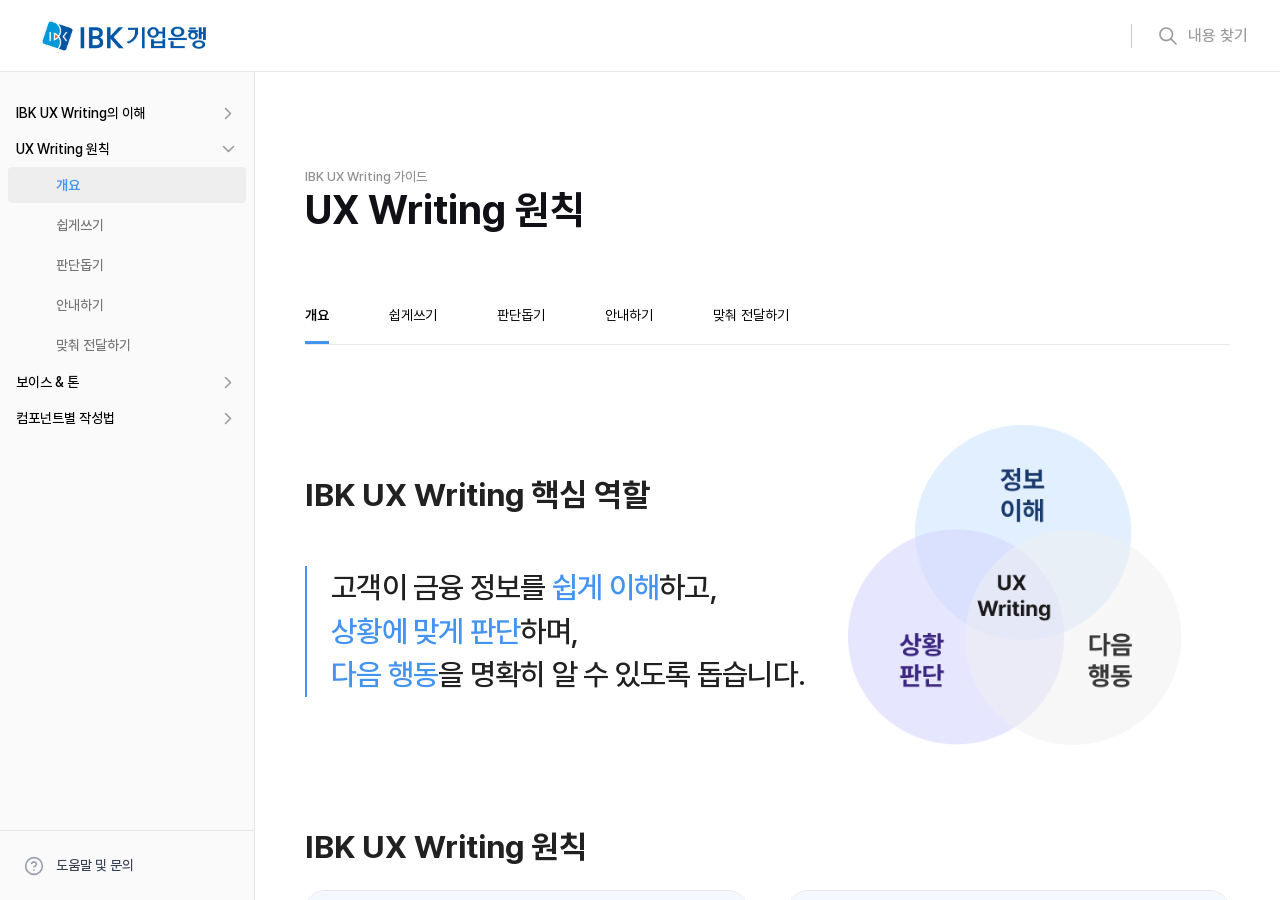
<file: rule.html>
<!DOCTYPE html>
<html lang="ko">
<head>
    <meta charset="UTF-8">
    <meta name="viewport" content="width=device-width, initial-scale=1.0">
    <title>IBK UX Writing 가이드 : UX Writing 원칙</title>
    <meta name="title" content="IBK UX Writing 가이드 : UX Writing 원칙" />
    <meta name="author" content="하이유엑스컨설팅(하이UX)" />
    <meta name="description" content="고객이 금융 정보를 쉽게 이해하고, 상황에 맞게 판단하며, 다음 행동을 명확히 알 수 있도록 돕습니다." />
    <meta name="keyword" content="IBK, IBK기업은행, UX Writing, UX 라이팅, UX 컨설팅, 하이유엑스컨설팅, 하이UX컨설팅" />
    <meta name="format-detection" content="telephone=no" />
    <meta property="og:locale" content="ko_KR" />
    <meta property="og:type" content="website" />
    <meta property="og:author" content="하이유엑스컨설팅(하이UX)" />
    <meta property="og:title" content="IBK UX Writing 가이드 : UX Writing 원칙" />
    <meta property="og:site_name" content="IBK UX Writing 가이드 : UX Writing 원칙" />
    <meta property="og:description" content="고객이 금융 정보를 쉽게 이해하고, 상황에 맞게 판단하며, 다음 행동을 명확히 알 수 있도록 돕습니다." />
    <meta name="twitter:card" content="summary" />
    <meta name="twitter:title" content="IBK UX Writing 가이드 : UX Writing 원칙" />
    <meta name="twitter:description" content="고객이 금융 정보를 쉽게 이해하고, 상황에 맞게 판단하며, 다음 행동을 명확히 알 수 있도록 돕습니다." />
    <meta name="apple-mobile-web-app-title" content="IBK UX Writing 가이드 : UX Writing 원칙" />
    <meta name="application-name" content="IBK UX Writing 가이드 : UX Writing 원칙" />

    <link rel="stylesheet" type="text/css" href="./src/styles/css/style.css" />
</head>
<body>
    <div id="wrap" class="wrap">
        <!-- [HEADER] -->
        <header class="header">
            <div class="logo">
                <img src="./src/images/icon/logo.png" alt="IBK기업은행 로고" /> 
            </div>
            <div class="search-box">
                <div class="input-box">
                    <input type="text" />
                </div>
                <button type="button" class="search-btn">내용 찾기</button>
            </div>
        </header>
        <!-- // [HEADER] -->

        <!-- [CONTAINER] -->
        <main class="container">
            <!-- LNB -->
            <aside class="lnb" aria-label="사이트 내비게이션">
                <nav class="nav">
                    <ul class="depth-1">
                        <li>
                            <a href="/concept.html" class="ux-concept">IBK UX Writing의 이해</a>
                            <ul class="depth-2">
                                <li class="active"><button type="button" data-tab-target="conceptPage_tabBtn_1">UX Writing이란?</button></li>
                                <li><button type="button" data-tab-target="conceptPage_tabBtn_2">IBK기업은행의 언어</button></li>
                            </ul>
                        </li>
                        <li class="on">
                            <a href="/rule.html" class="ux-rule">UX Writing 원칙</a>
                            <ul class="depth-2">
                                <li class="active"><button type="button" data-tab-target="rulePage_tabBtn_1">개요</button></li>
                                <li><button type="button" data-tab-target="rulePage_tabBtn_2">쉽게쓰기</button></li>
                                <li><button type="button" data-tab-target="rulePage_tabBtn_3">판단돕기</button></li>
                                <li><button type="button" data-tab-target="rulePage_tabBtn_4">안내하기</button></li>
                                <li><button type="button" data-tab-target="rulePage_tabBtn_5">맞춰 전달하기</button></li>
                            </ul>
                        </li>
                        <li>
                            <a href="/voice.html" class="voice">보이스 & 톤</a>
                            <ul class="depth-2">
                                <li class="active"><button type="button" data-tab-target="voicePage_tabBtn_1">개요</button></li>
                                <li><button type="button" data-tab-target="voicePage_tabBtn_2">보이스</button></li>
                                <li><button type="button" data-tab-target="voicePage_tabBtn_3">톤</button></li>
                                <li><button type="button" data-tab-target="voicePage_tabBtn_4">톤 상세</button></li>
                            </ul>
                        </li>
                        <li><a href="/" class="how-write">컴포넌트별 작성법</a></li>
                    </ul>
                </nav>
                <div class="help">
                    <a href="/">도움말 및 문의</a>
                </div>
            </aside>
            <!-- // LNB -->
            <!-- CONTENTS -->
            <div class="content concept" aria-label="UX Writing 원칙 콘텐츠">
                <div class="page-title-box">
                    <span class="sub-tit">IBK UX Writing 가이드</span>
                    <h1 class="page-tit">UX Writing 원칙</h1>
                </div>
                <div class="page__tab">
                    <div class="page__tab-list" role="tablist" aria-label="페이지 탭">
                        <button type="button" class="tab-btn" role="tab" id="rulePage_tabBtn_1" aria-controls="rulePage_tabPanel_1" aria-selected="true">개요</button>
                        <button type="button" class="tab-btn" role="tab" id="rulePage_tabBtn_2" aria-controls="rulePage_tabPanel_2" aria-selected="false">쉽게쓰기</button>
                        <button type="button" class="tab-btn" role="tab" id="rulePage_tabBtn_3" aria-controls="rulePage_tabPanel_3" aria-selected="false">판단돕기</button>
                        <button type="button" class="tab-btn" role="tab" id="rulePage_tabBtn_4" aria-controls="rulePage_tabPanel_4" aria-selected="false">안내하기</button>
                        <button type="button" class="tab-btn" role="tab" id="rulePage_tabBtn_5" aria-controls="rulePage_tabPanel_5" aria-selected="false">맞춰 전달하기</button>
                    </div>
                    <div class="page-tabs__cnt">
                        <!-- TAB : 개요 -->
                        <div class="page-tabs__panel" role="tabpanel" id="rulePage_tabPanel_1" aria-labelledby="rulePage_tabBtn_1" tabindex="0">
                            <div class="cnt-box">
                                <div class="rule__summary-kv">
                                    <div class="txt-box">
                                        <h2 class="cnt-tit">IBK UX Writing 핵심 역할</h2>
                                        <h3>
                                            고객이 금융 정보를 <span>쉽게 이해</span>하고, <br />
                                            <span>상황에 맞게 판단</span>하며, <br />
                                            <span>다음 행동</span>을 명확히 알 수 있도록 돕습니다.
                                        </h3>
                                    </div>
                                    <div class="img-box">
                                        <img src="./src/images/img/rule_visual.png" alt="UX Writing" />
                                    </div>
                                </div>
                            </div>
                            <div class="cnt-box">
                                <h2 class="cnt-tit">IBK UX Writing 원칙</h2>
                                <div class="rule__summary-principle">
                                    <div class="grid repeat-2 border">
                                        <div class="box">
                                            <div class="top">
                                                <span>원칙1</span>
                                                <h4>쉽고 일관되게 쓰기</h4>
                                                <p>정보를 쉽고 일관되게 전달해 고객이 상황을 이해할 수 있게합니다.</p>
                                            </div>
                                            <div class="blue-num-list">
                                                <ol>
                                                    <li>어려운 금융 정보를 고객 언어로 풀어 씁니다.</li>
                                                    <li>같은 의미는 같은 표현으로 씁니다.</li>
                                                </ol>
                                            </div>
                                        </div>
                                        <div class="box">
                                            <div class="top">
                                                <span>원칙2</span>
                                                <h4>판단을 돕는 정보 제공하기</h4>
                                                <p>고객의 상황에 맞는 정보를 제공해 스스로 판단할 수 있도록 합니다.</p>
                                            </div>
                                            <div class="blue-num-list">
                                                <ol>
                                                    <li>필수 문구는 이해하기 쉽게 보완합니다.</li>
                                                    <li>선택에 영향을 주는 핵심 정보를 문장 앞에 씁니다.</li>
                                                </ol>
                                            </div>
                                        </div>
                                        <div class="box">
                                            <div class="top">
                                                <span>원칙3</span>
                                                <h4>명확히 안내하기</h4>
                                                <p>절차와 결과를 명확히, 오류는 원인과 해결까지 안내합니다.</p>
                                            </div>
                                            <div class="blue-num-list">
                                                <ol>
                                                    <li>화면의 절차와 진행 상태를 문구로 명시합니다.</li>
                                                    <li>오류는 원인과 해결 방법을 함께 안내합니다.</li>
                                                </ol>
                                            </div>
                                        </div>
                                        <div class="box">
                                            <div class="top">
                                                <span>원칙4</span>
                                                <h4>상황에 맞게 전달하기</h4>
                                                <p>상황에 맞게 정보의 구조와 양을 조절합니다.</p>
                                            </div>
                                            <div class="blue-num-list">
                                                <ol>
                                                    <li>고객과 과업 맥락에 맞춰 정보 밀도를 조절합니다.</li>
                                                    <li>채널에 맞는 구조로 작성합니다.</li>
                                                    <li>채널에 맞게 정보의 양과 길이를 조절합니다.</li>
                                                </ol>
                                            </div>
                                        </div>
                                    </div>
                                </div>
                            </div>
                        </div>
                        <!-- // TAB : 개요 -->
                        <!-- TAB : 쉽게쓰기 -->
                        <div class="page-tabs__panel" role="tabpanel" id="rulePage_tabPanel_2" aria-labelledby="rulePage_tabBtn_2" tabindex="-1" hidden>
                            <div class="cnt-box">
                                <div class="title-box">
                                    <span class="step">원칙 1.</span>
                                    <h2 class="cnt-tit">쉽고 일관되게 쓰기</h2>
                                    <p>
                                        IBK기업은행은 고객이 바로 이해할 수 있게 직관적으로 표현합니다. <br />
                                        고객에게 익숙한 표현은 유지하고, 어려운 용어는 고객의 언어로 쉽게 풀어 씁니다. 같은 기능과 행동은 화면과 업무가 달라도 일관되게 표현합니다.
                                    </p>
                                </div>
                                <h3 class="cnt-sub-tit mt-80">왜 이 원칙이 중요할까요?</h3>
                                <div class="rule__writing-why">
                                    <div class="grid repeat-1 gap-16 border">
                                        <div class="box">
                                            <strong>쉬운 이해</strong>
                                            <p>어려운 금융 용어와 복잡한 문장은 직관적으로 이해되지 않고, 판단과 행동을 늦춥니다. 쉽게 풀어 쓴 문구는 고객의 과업 완료율을 높입니다[1].</p>
                                        </div>
                                        <div class="box">
                                            <strong>일관된 이해</strong>
                                            <p>화면마다 다른 표현이 쓰이면 고객은 같은 서비스 안에서도 혼란을 느낍니다. 일관된 용어와 구조가 IBK 서비스 전체의 신뢰를 만듭니다[2].</p>
                                        </div>
                                    </div>
                                </div>
                            </div>
                            <div class="cnt-box">
                                <div class="title-box">
                                    <span class="step">상세원칙 1.</span>
                                    <h3 class="cnt-sub-tit mt-16">어려운 금융 정보를 고객 언어로 풀어 씁니다.</h3>
                                    <div class="rule__writing-detail">
                                        <div class="blue-num-list">
                                            <ol>
                                                <li>
                                                    <strong>전문용어는 쉬운 말로 풀어 씁니다</strong>
                                                    <p>고객은 익숙한 언어일 때 의미를 정확히 받아들이므로 전문용어는 쉬운 단어로 바꾸고, 바꾸기 어려운 용어는 의미를 함께 안내합니다. </p>
                                                    <span>금융 전문용어는 고객이 익숙하게 이해하는 표현으로 풀어야 정확히 전달됩니다[1].</span>
                                                </li>
                                                <li>
                                                    <strong>복잡한 절차는 한 번에 하나씩 설명합니다</strong>
                                                    <p>사용자는 화면을 훑어 읽기 때문에, 복잡한 절차와 조건은 한 문장에 하나씩 짧고 평이하게 풀어 씁니다.</p>
                                                    <span>복잡한 정보와 기능은 한 번에 보여주기 보다는, 필요한 시점에 나눠 보여 줄 때 학습과 오류 부담이 줄어듭니다[3].</span>
                                                </li>
                                                <li>
                                                    <strong>숫자는 고객의 관점에서 보여줍니다</strong>
                                                    <p>숫자가 구체적으로 설명되어야 고객이 판단할 수 있으므로 금액, 수수료, 기간은 체감할 수 있는 단위와 비교로 표현합니다.</p>
                                                    <span>금융 정보를 다루는 순간일수록 고객은 어려운 말이 아닌 명확한 설명에서 신뢰를 느낍니다[4].</span>
                                                </li>
                                                <li>
                                                    <strong>고객에게 미치는 영향을 함께 알려줍니다</strong>
                                                    <p>고객은 '나에게 미치는 영향'을 알아야 판단하므로, 상품 조건이나 제도가 거래, 금액, 기한에 어떤 영향을 주는지 함께 안내합니다.</p>
                                                    <span>고객은 제도의 작동 원리보다 '그래서 나에게 어떤 실질적인 결과가 발생하는지'를 먼저 알고 싶어 합니다[5].</span>
                                                </li>
                                            </ol>
                                        </div>
                                        <div class="detail-case-box mt-40">
                                            <div class="box dont">
                                                <span class="type">Don’t</span>
                                                <div class="img">
                                                    <img src="./src/images/img/rule_detail_1-1.png" alt="적금 상품 유의사항" />
                                                </div>
                                                <p class="desc">
                                                    '변경 시행일' 등 행정 용어가 그대로 노출되어 <br />
                                                    고객이 의미를 파악하기 어려움
                                                </p>
                                            </div>
                                            <div class="box do">
                                                <span class="type">Do</span>
                                                <div class="img">
                                                    <img src="./src/images/img/rule_detail_1-2.png" alt="적금 상품 유의사항" />
                                                </div>
                                                <p class="desc">
                                                    내부 중심 용어를 고객이 익숙한 표현으로 풀어 써 <br />
                                                    별도 해석 없이 바로 이해 가능
                                                </p>
                                            </div>
                                        </div>
                                    </div>
                                </div>
                            </div>
                            <div class="cnt-box">
                                <div class="title-box">
                                    <span class="step">상세원칙 2.</span>
                                    <h3 class="cnt-sub-tit mt-16">같은 의미는 같은 표현으로 씁니다.</h3>
                                    <div class="rule__writing-detail">
                                        <div class="blue-num-list">
                                            <ol>
                                                <li>
                                                    <strong>같은 기능, 상태, 행동은 같은 용어로 표현합니다.</strong>
                                                    <p>일관적 이해를 위해 버튼명, 메뉴명, 상태명처럼 반복되는 표현은 한 가지 용어로 통일합니다.</p>
                                                    <span>같은 단어와 표현을 일관되게 사용하면 고객은 서비스를 더 쉽게 학습하고 예측 가능하게 이해할 수 있습니다[6].</span>
                                                </li>
                                                <li>
                                                    <strong>비슷한 표현은 의미 차이를 먼저 정리합니다.</strong>
                                                    <p>신청, 가입, 등록, 개설, 실행처럼 혼용되기 쉬운 표현은 업무 단계와 의미에 따라 사용 범위를 구분합니다.</p>
                                                    <span>표현이 달라지면 사용자는 의미 차이를 다시 추론해야 합니다[6].</span>
                                                </li>
                                                <li>
                                                    <strong>종결어미와 문장 구조를 통일합니다</strong>
                                                    <p>어미와 구조가 달라지면 다른 서비스처럼 느껴지므로, 같은 상황의 안내는 동일한 어미와 구조로 작성합니다.</p>
                                                    <span>문장의 어미와 구조를 일관되게 설계하면 사용자는 새로운 문장 구조를 해석할 필요 없이 기능에만 집중할 수 있습니다[7].</span>
                                                </li>
                                                <li>
                                                    <strong>숫자, 날짜, 금액 표기를 통일합니다</strong>
                                                    <p>표기 방식이 섞이면 같은 정보도 다르게 보이므로 숫자, 날짜, 금액, 단위는 한 가지 형식으로 표기합니다.</p>
                                                    <span>표기 형식이 직관적이고 일관되면 텍스트의 시각적 노이즈가 줄어들어, 고객이 핵심 정보를 훨씬 빠르게 훑어볼 수 있습니다[8].</span>
                                                </li>
                                            </ol>
                                        </div>
                                        <div class="detail-case-box mt-40 gap-60">
                                            <div class="box dont">
                                                <span class="type">Don’t</span>
                                                <div class="img">
                                                    <img src="./src/images/img/rule_detail_2-1.png" alt="적금 상품 유의사항" />
                                                </div>
                                                <p class="desc">
                                                    같은 이체 기능임에도 버튼이 '이체'와 '보내기'로 혼용되어 <br />
                                                    고객이 동일한 기능으로 인식하기 어려움
                                                </p>
                                            </div>
                                            <div class="box do">
                                                <span class="type">Do</span>
                                                <div class="img">
                                                    <img src="./src/images/img/rule_detail_2-2.png" alt="적금 상품 유의사항" />
                                                </div>
                                                <p class="desc">
                                                    '보내기'로 통일해 같은 기능은 어느 화면에서든 <br />
                                                    동일한 표현으로 일관되게 전달
                                                </p>
                                            </div>
                                        </div>
                                    </div>
                                </div>
                            </div>
                            <div class="cnt-box">
                                <h2 class="cnt-tit">작성 전 확인 포인트</h2>
                                <p>핵심이 먼저 보이고, 누구나 이해할 수 있는지 살펴봅니다.</p>
                                <div class="chk-point-list mt-32">
                                    <ul>
                                        <li>전문용어, 내부 용어를 고객의 말로 쉽게 풀어썼나요?</li>
                                        <li>절차를 나눠서 설명하고 있나요?</li>
                                        <li>금융 지식이 없는 사람도 바로 이해할 수 있는 표현인가요?</li>
                                        <li>같은 기능, 상태, 행동, 표기 방식은 같은 방식으로 통일했나요?</li>
                                    </ul>
                                </div>
                            </div>

                            <div class="reference-box">
                                <ol>
                                    <li>[1] U.S. Securities and Exchange Commission. (1998). A Plain English Handbook: How to Create Clear SEC Disclosure Documents. SEC.</li>
                                    <li>[2] Shneiderman, B., Plaisant, C., Cohen, M., Jacobs, S., Elmqvist, N., & Diakopoulos, N. (2016). Designing the User Interface: Strategies for Effective Human-Computer Interaction (6th ed.). Pearson.</li>
                                    <li>[3] Nielsen, J. (2006). Progressive Disclosure. Nielsen Norman Group.</li>
                                    <li>[4] Budiu, R. (2016, February 14). *The pyramid of trust*. Nielsen Norman Group. <a href="https://www.nngroup.com/articles/trust-pyramid/" target="_blank">https://www.nngroup.com/articles/trust-pyramid/</a></li>
                                    <li>[5] Winters, S. (2017). Content design. Content Design London.</li>
                                    <li>[6] Nielsen Norman Group. (2021). Maintain Consistency and Adhere to Standards. Nielsen Norman Group.</li>
                                    <li>[7] Podmajersky, T. (2019). Strategic writing for UX: Drive engagement, conversion, and retention with every word. O'Reilly Media.</li>
                                    <li>[8] Nielsen, J. (2007). Show Numbers as Numerals When Writing for Online Readers. Nielsen Norman Group.</li>
                                </ol>
                            </div>
                        </div>
                        <!-- // TAB : 쉽게쓰기 -->
                        <!-- TAB : 판단돕기 -->
                        <div class="page-tabs__panel" role="tabpanel" id="rulePage_tabPanel_3" aria-labelledby="rulePage_tabBtn_3" tabindex="-1" hidden>
                            <div class="cnt-box">
                                <div class="title-box">
                                    <span class="step">원칙 2.</span>
                                    <h2 class="cnt-tit">판단을 돕는 정보 제공하기</h2>
                                    <p>
                                        IBK기업은행은 고객이 스스로 선택할 수 있도록 필요한 정보를 먼저 제공합니다. <br />
                                        핵심 정보는 앞에 배치하고, 고객의 이익과 유의할 점을 함께 안내합니다. 필수 고지는 유지하되, 과업의 목적과 리스크 수준에 따라 설명의 양을 조절합니다.
                                    </p>
                                </div>
                                <h3 class="cnt-sub-tit mt-80">왜 이 원칙이 중요할까요?</h3>
                                <div class="rule__writing-why">
                                    <div class="grid repeat-1 gap-16 border">
                                        <div class="box">
                                            <strong>고객마다 다른 이해 속도</strong>
                                            <p>고객 유형에 따라 화면에서 원하는 정보와 처리 방식이 다릅니다. 고객 유형에 맞게 문구를 조절하면 불필요한 이탈과 문의를 줄일 수 있습니다[1].</p>
                                        </div>
                                        <div class="box">
                                            <strong>화면마다 다른 판단 부담</strong>
                                            <p>단순 조회와 대출, 해지는 고객이 감수해야 할 리스크가 다릅니다. 화면에 맞게 설명량을 조절하면 중요한 정보가 묻히지 않고 고객의 판단을 도울 수 있습니다[2].</p>
                                        </div>
                                        <div class="box">
                                            <strong>지켜야 할 정보의 균형</strong>
                                            <p>약관, 고지 문구는 임의로 바꾸기 어렵지만 보조 설명을 더하면 고객이 스스로 해석하지 않아도 핵심을 이해하고 판단할 수 있습니다[3].</p>
                                        </div>
                                    </div>
                                </div>
                            </div>
                            <div class="cnt-box">
                                <div class="title-box">
                                    <span class="step">상세원칙 1.</span>
                                    <h3 class="cnt-sub-tit mt-16">필수 문구는 이해하기 쉽게 보완합니다.</h3>
                                    <div class="rule__writing-detail">
                                        <div class="blue-num-list">
                                            <ol>
                                                <li>
                                                    <strong>원문 유지가 필요한 문구는 임의로 바꾸지 않습니다.</strong>
                                                    <p>약관, 고지, 법적 문구처럼 승인된 표현은 그대로 유지하고, 고객이 확인해야 할 핵심만 안내로 보완합니다.</p>
                                                    <span>금융 공시는 내용을 삭제하는 것이 아니라 고객이 이해할 수 있도록 명확하게 조직화해야 합니다[3].</span>
                                                </li>
                                                <li>
                                                    <strong>문구의 수정 가능 범위를 먼저 구분합니다.</strong>
                                                    <p>원문 유지, 제한적 변형, 보조 설명, 준법 검토 필요 영역을 구분해 문구별로 적용 방식을 다르게 정합니다.</p>
                                                </li>
                                                <li>
                                                    <strong>필수 고지는 요약문구와 도움말로 이해를 보완합니다.</strong>
                                                    <p>원문을 유지하되 핵심 조건, 예외, 주의사항은 요약문구, 괄호 설명, 툴팁, 도움말로 함께 안내합니다.</p>
                                                    <span>복잡한 의무 고지는 이해와 의사결정을 방해할 수 있으므로, 이해 가능한 형태로 보완해야 합니다[4].</span>
                                                </li>
                                            </ol>
                                        </div>
                                        <div class="detail-case-box mt-40">
                                            <div class="box dont">
                                                <span class="type">Don’t</span>
                                                <div class="img">
                                                    <img src="./src/images/img/rule_detail_3-1.png" alt="개인정보 수집·이용 동의" />
                                                </div>
                                                <p class="desc">
                                                    원문만 단독 노출되어 고객이 왜 이 정보가 <br />
                                                    필요한지, 어디에 쓰이는지 알 수 없음
                                                </p>
                                            </div>
                                            <div class="box do">
                                                <span class="type">Do</span>
                                                <div class="img">
                                                    <img src="./src/images/img/rule_detail_3-2.png" alt="개인정보 수집·이용 동의" />
                                                </div>
                                                <p class="desc">
                                                    원문을 유지하되 보조 설명을 추가해 <br />
                                                    동의 목적과 범위를 바로 파악 가능
                                                </p>
                                            </div>
                                        </div>
                                    </div>
                                </div>
                            </div>
                            <div class="cnt-box">
                                <div class="title-box">
                                    <span class="step">상세원칙 2.</span>
                                    <h3 class="cnt-sub-tit mt-16">선택에 영향을 주는 핵심 정보를 문장 앞에 씁니다.</h3>
                                    <div class="rule__writing-detail">
                                        <div class="blue-num-list">
                                            <ol>
                                                <li>
                                                    <strong>고객의 선택에 영향을 주는 결과와 조건을 먼저 제공합니다.</strong>
                                                    <p>고객은 화면을 빠르게 훑어보며 필요한 정보를 찾기 때문에, 의미와 다음 행동을 판단할 수 있는 핵심 정보를 앞에 배치합니다.</p>
                                                    <span>사용자는 웹/앱 화면을 정독하지 않고 F자 또는 Z자 형태로 스캔하며, 첫 문장과 좌측 상단에서 페이지의 가치를 판단합니다[5].</span>
                                                </li>
                                                <li>
                                                    <strong>금액, 기한, 조건은 문장 앞에 배치합니다.</strong>
                                                    <p>금액, 기한, 조건은 금융 의사결정의 기준이므로, 문장 앞에 배치해 고객이 혼란 없이 빠르게 판단하도록 돕습니다.</p>
                                                    <span>중요한 정보를 먼저 보여주고, 세부 정보를 뒤로 보내는 'Inverted Pyramid' 구조가 디지털 텍스트 이해도를 높입니다[6]. </span>
                                                </li>
                                            </ol>
                                        </div>
                                        <div class="detail-case-box mt-40 gap-60">
                                            <div class="box dont">
                                                <span class="type">Don’t</span>
                                                <div class="img">
                                                    <img src="./src/images/img/rule_detail_4-1.png" alt="적금을 해지하시겠어요?" />
                                                </div>
                                                <p class="desc">
                                                    핵심 조건 없이 행동만 요청해 <br />
                                                    고객이 결과를 모른 채 진행하게 됨
                                                </p>
                                            </div>
                                            <div class="box do">
                                                <span class="type">Do</span>
                                                <div class="img">
                                                    <img src="./src/images/img/rule_detail_4-2.png" alt="적금을 해지하시겠어요?" />
                                                </div>
                                                <p class="desc">
                                                    선택에 영향을 주는 조건을 본문 앞에 먼저 써서 <br />
                                                    고객이 인지한 상태에서 행동 여부를 판단 가능
                                                </p>
                                            </div>
                                        </div>
                                    </div>
                                </div>
                            </div>
                            <div class="cnt-box">
                                <h2 class="cnt-tit">작성 전 확인 포인트</h2>
                                <p>고객이 필수 내용을 충분히 이해한 상태에서 선택하도록 문구가 작성됐나요?</p>
                                <div class="chk-point-list mt-32">
                                    <ul>
                                        <li>어려운 고지 문구 옆에 쉬운 요약이나 도움말을 함께 제공했나요?</li>
                                        <li>약관과 고지 문구를 읽고, 고객이 본인에게 미치는 영향을 이해할 수 있나요?</li>
                                        <li>고객이 선택하기 전에 필요한 조건과 결과를 먼저 확인할 수 있나요?</li>
                                        <li>금액, 기한, 조건 같은 핵심 정보가 먼저 제시되어 있나요?</li>
                                    </ul>
                                </div>
                            </div>

                            <div class="reference-box">
                                <ol>
                                    <li>[1] Shneiderman, B., Plaisant, C., Cohen, M., Jacobs, S., Elmqvist, N., & Diakopoulos, N. (2016). Designing the user interface: Strategies for effective human-computer interaction (6th ed.). Pearson.</li>
                                    <li>[2] Sweller, J. (1988). Cognitive load during problem solving: Effects on learning. Cognitive Science, 12(2), 257–285. <a href="https://doi.org/10.1207/s15516709cog1202_4" target="_blank">https://doi.org/10.1207/s15516709cog1202_4</a></li>
                                    <li>[3] U.S. Securities and Exchange Commission. (1998). A plain English handbook: How to create clear SEC disclosure documents. Office of Investor Education and Assistance. <a href="https://www.sec.gov/pdf/handbook.pdf" target="_blank">https://www.sec.gov/pdf/handbook.pdf</a></li>
                                    <li>[4] Ben-Shahar, O., & Schneider, C. E. (2011). The failure of mandated disclosure. University of Pennsylvania Law Review, 159(3), 647–749. <a href="https://scholarship.law.upenn.edu/penn_law_review/vol159/iss3/2/" target="_blank">https://scholarship.law.upenn.edu/penn_law_review/vol159/iss3/2/</a></li>
                                    <li>[5] Nielsen, J. (2006). F-Shaped Pattern For Reading Web Content. Nielsen Norman Group.</li>
                                    <li>[6] Schade, A. (2018). Inverted Pyramid: Writing for Comprehension. Nielsen Norman Group.</li>
                                </ol>
                            </div>
                        </div>
                        <!-- // TAB : 판단돕기 -->
                        <!-- TAB : 안내하기 -->
                        <div class="page-tabs__panel" role="tabpanel" id="rulePage_tabPanel_4" aria-labelledby="rulePage_tabBtn_4" tabindex="-1" hidden>
                            <div class="cnt-box">
                                <div class="title-box">
                                    <span class="step">원칙 3.</span>
                                    <h2 class="cnt-tit">명확히 안내하기</h2>
                                    <p>
                                        IBK기업은행은 고객이 현재 상태와 다음 행동을 분명히 알 수 있게 안내합니다. <br />
                                        진행 단계와 결과를 먼저 알려 고객이 불안하게 기다리지 않도록 합니다. 오류가 발생하면 원인과 해결 방법을 함께 안내하고, 필요시 대체 경로를 제시합니다.
                                    </p>
                                </div>
                                <h3 class="cnt-sub-tit mt-80">왜 이 원칙이 중요할까요?</h3>
                                <div class="rule__writing-why">
                                    <div class="grid repeat-1 gap-16 border">
                                        <div class="box">
                                            <strong>명확한 행동 방향</strong>
                                            <p>고객이 다음에 할 일을 바로 알 수 있도록 안내합니다. 다음 행동을 구체적으로 제시해 고객이 중간에 멈추지 않고 절차를 완료하도록 돕습니다[1].</p>
                                        </div>
                                        <div class="box">
                                            <strong>진행 상태의 가시성</strong>
                                            <p>현재 단계와 남은 절차를 명확히 안내합니다. 고객이 진행 상황을 바로 알 수 있으면 불안이 줄고, 다음 단계로 자연스럽게 이어갈 수 있습니다[2].</p>
                                        </div>
                                        <div class="box">
                                            <strong>오류 상황의 회복</strong>
                                            <p>오류 발생 시, 원인과 해결 방법이 함께 안내되면 문제를 해결하고 다시 진행할 수 있습니다. 반복 이탈과 문의를 줄이는 가장 직접적인 방법입니다[1].</p>
                                        </div>
                                    </div>
                                </div>
                            </div>
                            <div class="cnt-box">
                                <div class="title-box">
                                    <span class="step">상세원칙 1.</span>
                                    <h3 class="cnt-sub-tit mt-16">화면의 절차와 진행 상태를 문구로 명시합니다.</h3>
                                    <div class="rule__writing-detail">
                                        <div class="blue-num-list">
                                            <ol>
                                                <li>
                                                    <strong>현재 단계와 위치를 먼저 보여줍니다.</strong>
                                                    <p>사용자가 진행 중인 과업의 단계와 시스템 처리 상태를 먼저 보여줍니다.</p>
                                                    <span>시스템이 무엇을 하고 있는지 적절한 시간 안에 보여주는 것은 사용자가 다음 행동을 판단하게 하는 기본 원칙입니다[3].</span>
                                                </li>
                                                <li>
                                                    <strong>처리 중/완료/대기 상태를 구분해 안내합니다.</strong>
                                                    <p>접수 완료, 심사 중, 처리 완료, 보류처럼 상태별 의미를 구분하고 기다려야 하는 경우에는 예상 시간이나 알림 방식을 함께 안내합니다.</p>
                                                    <span>진행 표시와 상태 안내는 시스템이 처리 중임을 알려주고, 사용자의 불확실성을 줄이는 역할을 합니다[2].</span>
                                                </li>
                                                <li>
                                                    <strong>다음 절차와 확인 경로를 안내합니다.</strong>
                                                    <p>현재 단계가 끝난 뒤 이어지는 절차, 고객이 해야 할 행동, 결과를 다시 확인할 수 있는 위치를 함께 안내합니다.</p>
                                                    <span>행동은 시작, 중간, 끝이 보이도록 구성해야 하며, 완료 피드백은 사용자가 다음 행동을 준비하도록 돕습니다[4].</span>
                                                </li>
                                                <li>
                                                    <strong>버튼명, 메뉴명, 준비 사항 등 다음 행동을 구체적으로 안내합니다.</strong>
                                                    <p>모호한 안내는 과업을 멈추게 하므로, 버튼명, 메뉴명, 준비물, 이동 경로를 제시해 고객이 다음 단계로 이동할 수 있도록 합니다.</p>
                                                    <span>다음 행동(CTA)을 구체적으로 제시할 때 사용자의 과업 완료율이 높아집니다[5]. </span>
                                                </li>
                                            </ol>
                                        </div>
                                        <div class="detail-case-box mt-40">
                                            <div class="box dont">
                                                <span class="type">Don’t</span>
                                                <div class="img">
                                                    <img src="./src/images/img/rule_detail_5-1.png" alt="IBK 인증서 발급이 완료 되었어요" />
                                                </div>
                                                <p class="desc">
                                                    완료 사실만 전달하고 이후 어디서 무엇을 할 수 있는지 <br />
                                                    안내가 없어 고객이 다음 행동을 스스로 파악해야 함
                                                </p>
                                            </div>
                                            <div class="box do">
                                                <span class="type">Do</span>
                                                <div class="img">
                                                    <img src="./src/images/img/rule_detail_5-2.png" alt="IBK 인증서 발급이 완료 되었어요" />
                                                </div>
                                                <p class="desc">
                                                    완료 후 사용 가능한 서비스를 함께 안내해 <br />
                                                    고객이 즉시 다음 행동으로 이어질 수 있도록 안내
                                                </p>
                                            </div>
                                        </div>
                                    </div>
                                </div>
                            </div>
                            <div class="cnt-box">
                                <div class="title-box">
                                    <span class="step">상세원칙 2.</span>
                                    <h3 class="cnt-sub-tit mt-16">오류는 원인과 해결 방법을 함께 안내합니다.</h3>
                                    <div class="rule__writing-detail">
                                        <div class="blue-num-list">
                                            <ol>
                                                <li>
                                                    <strong>오류 상태를 먼저 알려줍니다.</strong>
                                                    <p>고객이 현재 과업이 실패했는지, 중단됐는지, 다시 시도할 수 있는지 먼저 알 수 있도록 상태를 명확히 안내합니다.</p>
                                                    <span>오류 메시지는 사용자가 문제를 이해할 수 있도록 쉬운 말로 설명해야 합니다[6].</span>
                                                </li>
                                                <li>
                                                    <strong>오류 원인을 시스템 언어가 아닌 고객 언어로 설명합니다.</strong>
                                                    <p>에러코드나 시스템 사유 대신 입력 정보 불일치, 인증 실패, 조회 기간 초과, 권한 제한처럼 고객이 이해할 수 있는 원인을 설명합니다.</p>
                                                    <span>좋은 오류 메시지는 사람이 이해할 수 있는 언어로 문제를 설명합니다[7].</span>
                                                </li>
                                                <li>
                                                    <strong>해결 행동과 대체 경로를 함께 제시합니다.</strong>
                                                    <p>확인, 수정할 내용과 눌러야 할 버튼을 안내 해야하며, 즉시 해결이 어렵다면 재시도 시점이나 문의 경로를 함께 제공합니다.</p>
                                                    <span>오류 상황에서는 사용자가 전체 과업을 다시 시작하지 않도록 구체적이고 건설적인 복구 지침을 제공해야 합니다[4].</span>
                                                </li>
                                            </ol>
                                        </div>
                                        <div class="detail-case-box mt-40 gap-60">
                                            <div class="box dont">
                                                <span class="type">Don’t</span>
                                                <div class="img">
                                                    <img src="./src/images/img/rule_detail_6-1.png" alt="계좌 비밀번호 오류" />
                                                </div>
                                                <p class="desc">
                                                    오류 원인, 제한 범위, 해결 방법이 한 문장에 나열되어 <br />
                                                    고객이 지금 당장 해야 할 행동을 파악하기 어려움
                                                </p>
                                            </div>
                                            <div class="box do">
                                                <span class="type">Do</span>
                                                <div class="img">
                                                    <img src="./src/images/img/rule_detail_6-2.png" alt="계좌 비밀번호 오류" />
                                                </div>
                                                <p class="desc">
                                                    현재 상태, 원인, 해결 행동을 짧은 문장으로 분리해 <br />
                                                    고객이 즉시 취해야 할 조치를 바로 확인 가능
                                                </p>
                                            </div>
                                        </div>
                                    </div>
                                </div>
                            </div>
                            <div class="cnt-box">
                                <h2 class="cnt-tit">작성 전 확인 포인트</h2>
                                <p>고객이 다음에 무엇을 해야 하는지, 어떻게 해결할 수 있는지 바로 알 수 있나요?</p>
                                <div class="chk-point-list mt-32">
                                    <ul>
                                        <li>현재 단계와 처리 상태가 고객의 입장에서 한눈에 보이나요?</li>
                                        <li>고객이 다음에 해야 할 일을 바로 인지할 수 있나요?</li>
                                        <li>오류가 발생한 이유를 문구만 보고 바로 이해할 수 있나요?</li>
                                        <li>문제 해결 방법을 바로 확인할 수 있나요?</li>
                                    </ul>
                                </div>
                            </div>

                            <div class="reference-box">
                                <ol>
                                    <li>[1] Nielsen, J. (1994, April 24). 10 usability heuristics for user interface design. Nielsen Norman Group. <a href="https://www.nngroup.com/articles/ten-usability-heuristics/" target="_blank">https://www.nngroup.com/articles/ten-usability-heuristics/</a></li>
                                    <li>[2] Sherwin, K. (2014, October 26). Progress indicators make a slow system less insufferable. Nielsen Norman Group. <a href="https://www.nngroup.com/articles/progress-indicators/" target="_blank">https://www.nngroup.com/articles/progress-indicators/</a></li>
                                    <li>[3] Harley, A. (2018, June 3). Visibility of system status (Usability heuristic #1). Nielsen Norman Group. <a href="https://www.nngroup.com/articles/visibility-system-status/" target="_blank">https://www.nngroup.com/articles/visibility-system-status/</a></li>
                                    <li>[4] Shneiderman, B., Plaisant, C., Cohen, M., Jacobs, S., Elmqvist, N., & Diakopoulos, N. (2016). Designing the user interface: Strategies for effective human-computer interaction (6th ed.). Pearson.</li>
                                    <li>[5] Microsoft. (2021, June 24). Writing style - Windows apps. Microsoft Learn. <a href="https://learn.microsoft.com/en-us/windows/apps/design/style/writing-style" target="_blank">https://learn.microsoft.com/en-us/windows/apps/design/style/writing-style</a></li>
                                    <li>[6] Moran, K. (2019, September 27). Usability heuristic 9: Help users recognize, diagnose, and recover from errors [Video]. Nielsen Norman Group. <a href="https://www.nngroup.com/videos/usability-heuristic-recognize-errors/" target="_blank">https://www.nngroup.com/videos/usability-heuristic-recognize-errors/</a></li>
                                    <li>[7] Neusesser, T., & Sunwall, E. (2023, May 14). Error-message guidelines. Nielsen Norman Group. <a href="https://www.nngroup.com/articles/error-message-guidelines/" target="_blank">https://www.nngroup.com/articles/error-message-guidelines/</a></li>
                                </ol>
                            </div>
                        </div>
                        <!-- // TAB : 안내하기 -->
                        <!-- TAB : 맞춰 전달하기 -->
                        <div class="page-tabs__panel" role="tabpanel" id="rulePage_tabPanel_5" aria-labelledby="rulePage_tabBtn_5" tabindex="-1" hidden>
                            <div class="cnt-box">
                                <div class="title-box">
                                    <span class="step">원칙 4.</span>
                                    <h2 class="cnt-tit">상황에 맞게 전달하기</h2>
                                    <p>
                                        IBK기업은행은 고객이 이용하는 상황과 채널에 맞춰 필요한 정보를 정확하고 알기 쉽게 전달합니다. <br />
                                        채널 특성에 따라 표현 길이와 정보량을 조절하고, 같은 목적의 메시지는 일관된 구조로 제공해 고객이 어떤 채널에서도 쉽게 이해할 수 있도록 합니다.
                                    </p>
                                </div>
                                <h3 class="cnt-sub-tit mt-80">왜 이 원칙이 중요할까요?</h3>
                                <div class="rule__writing-why">
                                    <div class="grid repeat-1 gap-16 border">
                                        <div class="box">
                                            <strong>상황과 채널에 맞는 정보량 조절</strong>
                                            <p>고객의 상황과 채널에 따라 필요한 정보량은 달라집니다.형식에 맞게 정보량을 조절하면 핵심이 잘리지 않고, 필요한 내용이 고객에게 온전히 전달됩니다[1].</p>
                                        </div>
                                        <div class="box">
                                            <strong>첫 문장 중요성</strong>
                                            <p>알림톡, 푸시, 문자처럼 화면 밖에서 전달되는 메시지는 맥락이 짧습니다. 발신 목적과 해야 할 행동을 첫 문장에 담으면 이해와 행동이 쉬워집니다[2].</p>
                                        </div>
                                        <div class="box">
                                            <strong>부서가 달라도 일관된 메시지 구조</strong>
                                            <p>작성 부서가 달라도 메시지는 같은 구조로 전달합니다. 공통 구조는 고객 이해를 돕고, 반복 문의를 줄입니다[3].</p>
                                        </div>
                                    </div>
                                </div>
                            </div>
                            <div class="cnt-box">
                                <div class="title-box">
                                    <span class="step">상세원칙 1.</span>
                                    <h3 class="cnt-sub-tit mt-16">고객과 과업 맥락에 맞춰 정보 밀도를 조절합니다.</h3>
                                    <div class="rule__writing-detail">
                                        <div class="blue-num-list">
                                            <ol>
                                                <li>
                                                    <strong>반복해서 확인하는 화면에서는 핵심 정보만 간결하게 보여줍니다.</strong>
                                                    <p>조회, 확인처럼 반복되는 화면에서는 부가 설명을 줄이고 결과 중심으로 안내합니다.</p>
                                                    <span>중요한 정보를 먼저 보여주고 추가 정보는 필요할 때 제공하면 학습성과 효율성이 높아집니다[4].</span>
                                                </li>
                                                <li>
                                                    <strong>개인 고객에게는 이해와 탐색을 돕는 설명을 더합니다.</strong>
                                                    <p>개인 고객의 정보 비교와 판단을 돕기 위해 상품, 제도의 의미와 조건을 풀어서 안내합니다.</p>
                                                    <span>좋은 인터페이스는 초보자에게 충분한 설명을, 숙련자에게 빠른 진행을 함께 제공해야 합니다[5].</span>
                                                </li>
                                                <li>
                                                    <strong>기업 고객에게는 처리에 필요한 정보를 간결하게 전합니다.</strong>
                                                    <p>기업 고객은 업무 처리에 집중하므로, 가능 여부, 필요 조건, 처리 절차를 간결하게 안내합니다.</p>
                                                    <span>숙련된 사용자에게는 빠른 업무 처리를 위해 간결하게 정보를 제공해야 합니다[5].</span>
                                                </li>
                                                <li>
                                                    <strong>신중한 판단이 필요한 화면에서는 조건과 영향을 더 자세히 안내합니다.</strong>
                                                    <p>대출, 해지, 고액 송금처럼 결정 부담이 큰 화면에서는 조건과 결과를 충분히 설명합니다.</p>
                                                    <span>작업기억의 용량은 제한되어 있어, 과업과 무관한 정보는 이해를 방해합니다[6].</span>
                                                </li>
                                            </ol>
                                        </div>
                                        <div class="detail-case-box mt-40" style="display: flex; align-items: flex-start; gap: 60px;">
                                            <div class="box dont">
                                                <span class="type">Don’t</span>
                                                <div class="img">
                                                    <img src="./src/images/img/rule_detail_7-1.png" alt="이체한도 변경 안내" />
                                                </div>
                                                <p class="desc">
                                                    변경 필요성만 안내해, 고객이 왜 바꿔야 <br />
                                                    하는지와 다음 행동을 판단하기 어려움
                                                </p>
                                            </div>
                                            <div class="box do" style="width: 64%; flex-shrink: 0;">
                                                <span class="type">Do</span>
                                                <div class="img">
                                                    <img src="./src/images/img/rule_detail_7-2.png" alt="이체한도 변경 안내" />
                                                </div>
                                                <p class="desc">
                                                    고객 유형에 따라 정보의 깊이를 조절해, <br />
                                                    개인 고객은 변경 필요성을 쉽게 이해하고 기업 고객은 처리 조건을 예측할 수 있도록 안내
                                                </p>
                                            </div>
                                        </div>
                                    </div>
                                </div>
                            </div>
                            <div class="cnt-box">
                                <div class="title-box">
                                    <span class="step">상세원칙 2.</span>
                                    <h3 class="cnt-sub-tit mt-16">채널에 맞는 구조로 작성합니다.</h3>
                                    <div class="rule__writing-detail">
                                        <div class="blue-num-list">
                                            <ol>
                                                <li>
                                                    <strong>목적과 주체를 먼저 표시합니다.</strong>
                                                    <p>‘광고’, ‘안내’ 등 메시지 목적과 ‘IBK기업은행’ 같은 발신 주체는 앞부분에 일관되게 표시합니다.</p>
                                                </li>
                                                <li>
                                                    <strong>핵심 내용, 조건, 행동 순서로 구성합니다.</strong>
                                                    <p>무엇을 알리는 메시지인지 먼저 말하고, 금액, 기한, 조건을 정리한 뒤 고객이 해야 할 행동을 안내합니다.</p>
                                                    <span>거래성 알림은 필요한 세부정보와 쉬운 선택지를 제공해야 합니다[2]. </span>
                                                </li>
                                                <li>
                                                    <strong>같은 목적의 메시지는 같은 구조로 작성합니다.</strong>
                                                    <p>상환 안내, 정책 변경, 이벤트, 보안 알림처럼 반복 발송되는 메시지는 공통 구조를 적용해 부서별 표현 차이를 줄입니다.</p>
                                                </li>
                                            </ol>
                                        </div>
                                        <div class="detail-case-box mt-40" style="display: flex; align-items: flex-start;">
                                            <div class="box dont gap-20">
                                                <span class="type">Don’t</span>
                                                <div class="img" style="width: 280px;">
                                                    <img src="./src/images/img/rule_detail_8-1.png" alt="문자 내용" />
                                                </div>
                                                <p class="desc">
                                                    발송 목적과 고객 행동이 본문에 섞여 있어 <br />
                                                    무엇을 먼저 확인하고 입력해야 하는지 알기 어려움
                                                </p>
                                            </div>
                                            <div class="box do gap-20">
                                                <span class="type">Do</span>
                                                <div class="img" style="width: 280px;">
                                                    <img src="./src/images/img/rule_detail_8-2.png" alt="문자 내용" />
                                                </div>
                                                <p class="desc">
                                                    발송 목적, 핵심 내용, 입력할 정보, 유의사항을 <br />
                                                    순서대로 구분해 고객이 바로 행동 가능
                                                </p>
                                            </div>
                                        </div>
                                    </div>
                                </div>
                            </div>
                            <div class="cnt-box">
                                <div class="title-box">
                                    <span class="step">상세원칙 3.</span>
                                    <h3 class="cnt-sub-tit mt-16">채널에 맞게 정보량과 길이를 조절합니다.</h3>
                                    <div class="rule__writing-detail">
                                        <div class="blue-num-list">
                                            <ol>
                                                <li>
                                                    <strong>제한된 채널에서는 핵심만 남깁니다.</strong>
                                                    <p>SMS, Push, 알림톡처럼 글자 수와 노출 방식이 제한된 채널에서는 고객이 바로 알아야 할 상태와 행동만 전달합니다.</p>
                                                    <span>짧은 메시지는 핵심 가치와 필요한 행동을 간략하게 알려야 합니다[1].</span>
                                                </li>
                                                <li>
                                                    <strong>첫 줄에 메시지의 목적과 상태를 담습니다.</strong>
                                                    <p>Push는 제목과 첫 줄, 알림톡과 SMS는 첫 문장에서 메시지를 받은 이유와 핵심 상태를 알 수 있게 씁니다.</p>
                                                    <span>거래성 알림은 명확한 제목과 필요한 거래 세부정보를 제공해야 합니다[2].</span>
                                                </li>
                                                <li>
                                                    <strong>상세 내용은 확인 경로로 연결합니다.</strong>
                                                    <p>상세 조건이나 반복 설명을 모두 넣기보다, 핵심만 전달하고 앱, 링크, 고객센터 등 확인 가능한 경로로 연결합니다.</p>
                                                    <span>짧은 알림은 필요한 정보와 사용자의 선택지를 명확히 제공해야 합니다[2].</span>
                                                </li>
                                            </ol>
                                        </div>
                                        <div class="detail-case-box mt-40 gap-60">
                                            <div class="box dont">
                                                <span class="type">Don’t</span>
                                                <div class="img">
                                                    <img src="./src/images/img/rule_detail_9-1.png" alt="정기 예금 및 재예치 안내" />
                                                </div>
                                                <p class="desc">
                                                    예상금액, 재예치, 세금 등 여러 항목을 나열해 <br />
                                                    고객이 알림에서 즉시 취해야 할 행동을 파악하기 어려움
                                                </p>
                                            </div>
                                            <div class="box do">
                                                <span class="type">Do</span>
                                                <div class="img">
                                                    <img src="./src/images/img/rule_detail_9-2.png" alt="정기예금 만기 예정" />
                                                </div>
                                                <p class="desc">
                                                    핵심 상태(만기일)와 확인해야 할 행동 하나만 남겨 <br />
                                                    고객이 바로 다음 행동으로 이어질 수 있도록 안내
                                                </p>
                                            </div>
                                        </div>
                                    </div>
                                </div>
                            </div>
                            <div class="cnt-box">
                                <h2 class="cnt-tit">작성 전 확인 포인트</h2>
                                <p>고객의 상황과 채널 특성에 맞게 구성됐나요?</p>
                                <div class="chk-point-list mt-32">
                                    <ul>
                                        <li>고객 유형, 상황, 상품 특성에 맞게 정보량과 톤을 조절했나요?</li>
                                        <li>같은 목적의 메시지가 다른 채널에서도 같은 구조와 표현으로 쓰였나요?</li>
                                        <li>SMS, Push, 알림톡처럼 글자 수가 제한된 채널에는 핵심만 담았나요?</li>
                                        <li>첫 줄만 보고도 메시지의 목적과 받은 이유를 알 수 있나요?</li>
                                    </ul>
                                </div>
                            </div>

                            <div class="reference-box">
                                <ol>
                                    <li>[1] Kendrick, A. (2018, November 18). Five mistakes in designing mobile push notifications. Nielsen Norman Group. <a href="https://www.nngroup.com/articles/push-notification/" target="_blank">https://www.nngroup.com/articles/push-notification/</a></li>
                                    <li>[2] Liu, F. (2024, February 7). Transactional notification 101 [Video]. Nielsen Norman Group. <a href="https://www.nngroup.com/videos/transactional-notification/" target="_blank">https://www.nngroup.com/videos/transactional-notification/</a></li>
                                    <li>[3] Nielsen, J. (1994, April 24). 10 usability heuristics for user interface design. Nielsen Norman Group. <a href="https://www.nngroup.com/articles/ten-usability-heuristics/" target="_blank">https://www.nngroup.com/articles/ten-usability-heuristics/</a></li>
                                    <li>[4] Nielsen, J. (2006, December 3). Progressive disclosure. Nielsen Norman Group. <a href="https://www.nngroup.com/articles/progressive-disclosure/" target="_blank">https://www.nngroup.com/articles/progressive-disclosure/</a></li>
                                    <li>[5] Shneiderman, B., Plaisant, C., Cohen, M., Jacobs, S., Elmqvist, N., & Diakopoulos, N. (2016). Designing the user interface: Strategies for effective human-computer interaction (6th ed.). Pearson.</li>
                                    <li>[6] Sweller, J. (1988). Cognitive load during problem solving: Effects on learning. Cognitive Science, 12(2), 257–285. <a href="https://doi.org/10.1207/s15516709cog1202_4" target="_blank">https://doi.org/10.1207/s15516709cog1202_4</a></li>
                                </ol>
                            </div>
                        </div>
                        <!-- // TAB : 맞춰 전달하기 -->
                    </div>
                </div>
            </div>
            <!-- // CONTENTS -->
        </main>
        <!-- // [CONTAINER] -->
    </div>

    <script src="./src/js/main.js"></script>
</body>
</html>
</file>
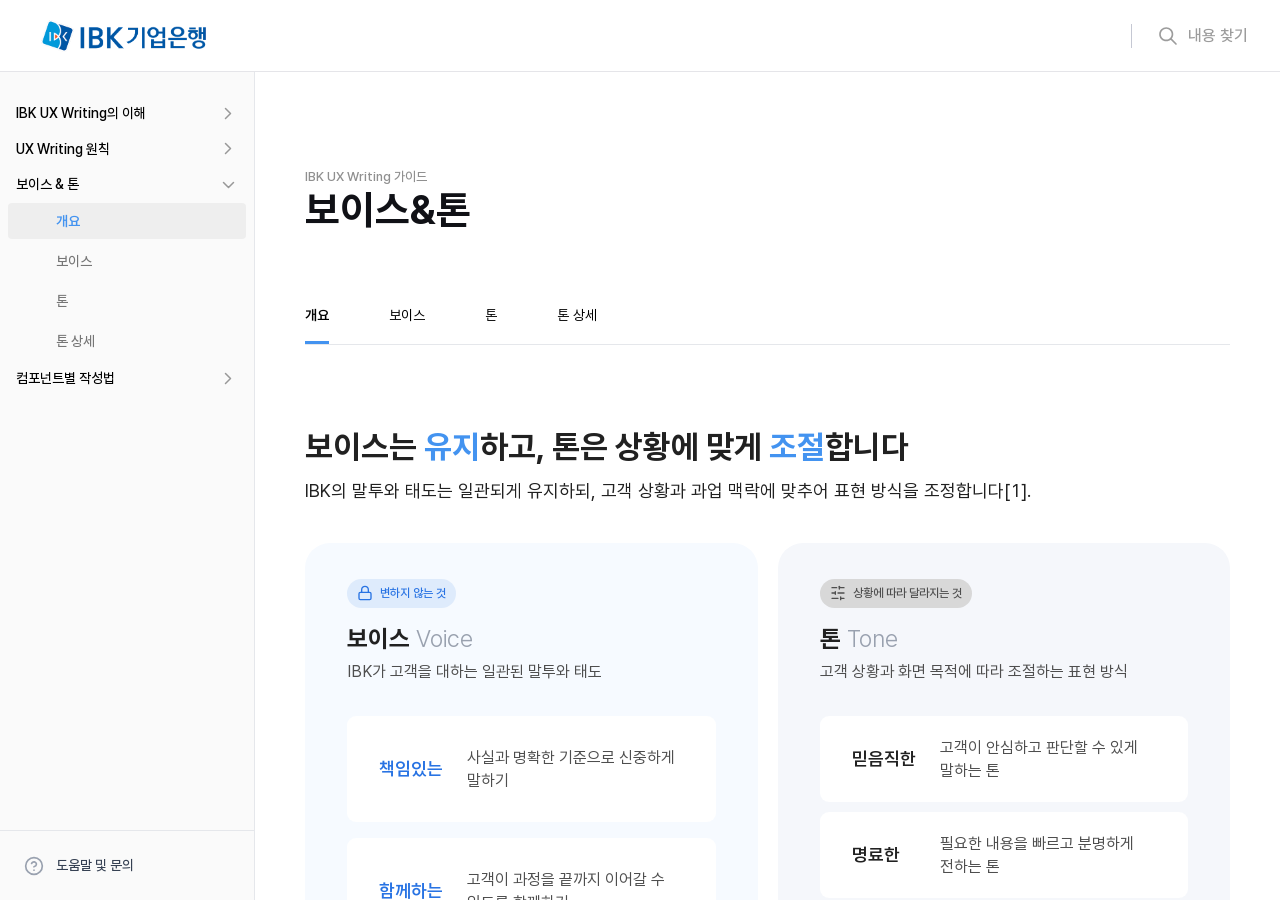
<file: voice.html>
<!DOCTYPE html>
<html lang="ko">
<head>
    <meta charset="UTF-8">
    <meta name="viewport" content="width=device-width, initial-scale=1.0">
    <title>IBK UX Writing 가이드 : UX Writing 원칙</title>
    <meta name="title" content="IBK UX Writing 가이드 : UX Writing 원칙" />
    <meta name="author" content="하이유엑스컨설팅(하이UX)" />
    <meta name="description" content="고객이 금융 정보를 쉽게 이해하고, 상황에 맞게 판단하며, 다음 행동을 명확히 알 수 있도록 돕습니다." />
    <meta name="keyword" content="IBK, IBK기업은행, UX Writing, UX 라이팅, UX 컨설팅, 하이유엑스컨설팅, 하이UX컨설팅" />
    <meta name="format-detection" content="telephone=no" />
    <meta property="og:locale" content="ko_KR" />
    <meta property="og:type" content="website" />
    <meta property="og:author" content="하이유엑스컨설팅(하이UX)" />
    <meta property="og:title" content="IBK UX Writing 가이드 : UX Writing 원칙" />
    <meta property="og:site_name" content="IBK UX Writing 가이드 : UX Writing 원칙" />
    <meta property="og:description" content="고객이 금융 정보를 쉽게 이해하고, 상황에 맞게 판단하며, 다음 행동을 명확히 알 수 있도록 돕습니다." />
    <meta name="twitter:card" content="summary" />
    <meta name="twitter:title" content="IBK UX Writing 가이드 : UX Writing 원칙" />
    <meta name="twitter:description" content="고객이 금융 정보를 쉽게 이해하고, 상황에 맞게 판단하며, 다음 행동을 명확히 알 수 있도록 돕습니다." />
    <meta name="apple-mobile-web-app-title" content="IBK UX Writing 가이드 : UX Writing 원칙" />
    <meta name="application-name" content="IBK UX Writing 가이드 : UX Writing 원칙" />

    <link rel="stylesheet" type="text/css" href="./src/styles/css/style.css" />
</head>
<body>
    <div id="wrap" class="wrap">
        <!-- [HEADER] -->
        <header class="header">
            <div class="logo">
                <img src="./src/images/icon/logo.png" alt="IBK기업은행 로고" /> 
            </div>
            <div class="search-box">
                <div class="input-box">
                    <input type="text" />
                </div>
                <button type="button" class="search-btn">내용 찾기</button>
            </div>
        </header>
        <!-- // [HEADER] -->

        <!-- [CONTAINER] -->
        <main class="container">
            <!-- LNB -->
            <aside class="lnb" aria-label="사이트 내비게이션">
                <nav class="nav">
                    <ul class="depth-1">
                        <li>
                            <a href="/concept.html" class="ux-concept">IBK UX Writing의 이해</a>
                            <ul class="depth-2">
                                <li class="active"><button type="button" data-tab-target="conceptPage_tabBtn_1">UX Writing이란?</button></li>
                                <li><button type="button" data-tab-target="conceptPage_tabBtn_2">IBK기업은행의 언어</button></li>
                            </ul>
                        </li>
                        <li>
                            <a href="/rule.html" class="ux-rule">UX Writing 원칙</a>
                            <ul class="depth-2">
                                <li class="active"><button type="button" data-tab-target="rulePage_tabBtn_1">개요</button></li>
                                <li><button type="button" data-tab-target="rulePage_tabBtn_2">쉽게쓰기</button></li>
                                <li><button type="button" data-tab-target="rulePage_tabBtn_3">판단돕기</button></li>
                                <li><button type="button" data-tab-target="rulePage_tabBtn_4">안내하기</button></li>
                                <li><button type="button" data-tab-target="rulePage_tabBtn_5">맞춰 전달하기</button></li>
                            </ul>
                        </li>
                        <li class="on">
                            <a href="/voice.html" class="voice">보이스 & 톤</a>
                            <ul class="depth-2">
                                <li class="active"><button type="button" data-tab-target="voicePage_tabBtn_1">개요</button></li>
                                <li><button type="button" data-tab-target="voicePage_tabBtn_2">보이스</button></li>
                                <li><button type="button" data-tab-target="voicePage_tabBtn_3">톤</button></li>
                                <li><button type="button" data-tab-target="voicePage_tabBtn_4">톤 상세</button></li>
                            </ul>
                        </li>
                        <li><a href="/" class="how-write">컴포넌트별 작성법</a></li>
                    </ul>
                </nav>
                <div class="help">
                    <a href="/">도움말 및 문의</a>
                </div>
            </aside>
            <!-- // LNB -->
            <!-- CONTENTS -->
            <div class="content concept" aria-label="UX Writing 원칙 콘텐츠">
                <div class="page-title-box">
                    <span class="sub-tit">IBK UX Writing 가이드</span>
                    <h1 class="page-tit">보이스&톤</h1>
                </div>
                <div class="page__tab">
                    <div class="page__tab-list" role="tablist" aria-label="페이지 탭">
                        <button type="button" class="tab-btn" role="tab" id="voicePage_tabBtn_1" aria-controls="voicePage_tabPanel_1" aria-selected="true">개요</button>
                        <button type="button" class="tab-btn" role="tab" id="voicePage_tabBtn_2" aria-controls="voicePage_tabPanel_2" aria-selected="false">보이스</button>
                        <button type="button" class="tab-btn" role="tab" id="voicePage_tabBtn_3" aria-controls="voicePage_tabPanel_3" aria-selected="false">톤</button>
                        <button type="button" class="tab-btn" role="tab" id="voicePage_tabBtn_4" aria-controls="voicePage_tabPanel_4" aria-selected="false">톤 상세</button>
                    </div>
                    <div class="page-tabs__cnt">
                        <!-- TAB : 개요 -->
                        <div class="page-tabs__panel" role="tabpanel" id="voicePage_tabPanel_1" aria-labelledby="voicePage_tabBtn_1" tabindex="0">
                            <div class="cnt-box">
                                <h2 class="cnt-tit">보이스는 <span>유지</span>하고, 톤은 상황에 맞게 <span>조절</span>합니다</h2>
                                <p>IBK의 말투와 태도는 일관되게 유지하되, 고객 상황과 과업 맥락에 맞추어 표현 방식을 조정합니다[1].</p>
                                <div class="voice__summary-top">
                                    <div class="grid repeat-2 gap-20">
                                        <div class="box unchange">
                                            <span class="type">변하지 않는 것</span>
                                            <h3 class="title">
                                                보이스
                                                <span>Voice</span>
                                            </h3>
                                            <p class="desc">IBK가 고객을 대하는 일관된 말투와 태도</p>
                                            <ul>
                                                <li>
                                                    <strong>책임있는</strong>
                                                    <p>사실과 명확한 기준으로 신중하게 말하기</p>
                                                </li>
                                                <li>
                                                    <strong>함께하는</strong>
                                                    <p>고객이 과정을 끝까지 이어갈 수 있도록 함께하기</p>
                                                </li>
                                                <li>
                                                    <strong>배려하는</strong>
                                                    <p>고객의 상황과 부담을 고려해 차분하게 말하기</p>
                                                </li>
                                            </ul>
                                        </div>
                                        <div class="box change">
                                            <span class="type">상황에 따라 달라지는 것</span>
                                            <h3 class="title">
                                                톤
                                                <span>Tone</span>
                                            </h3>
                                            <p class="desc">고객 상황과 화면 목적에 따라 조절하는 표현 방식</p>
                                            <ul>
                                                <li>
                                                    <strong>믿음직한</strong>
                                                    <p>고객이 안심하고 판단할 수 있게 말하는 톤</p>
                                                </li>
                                                <li>
                                                    <strong>명료한</strong>
                                                    <p>필요한 내용을 빠르고 분명하게 전하는 톤</p>
                                                </li>
                                                <li>
                                                    <strong>유용한</strong>
                                                    <p>고객에게 필요한 제안을 자연스럽게 전달하는 톤</p>
                                                </li>
                                                <li>
                                                    <strong>친절한</strong>
                                                    <p>이해하기 쉽게 풀어 설명하는 톤</p>
                                                </li>
                                            </ul>
                                        </div>
                                    </div>
                                </div>
                            </div>
                            <div class="cnt-box">
                                <h2 class="cnt-tit">보이스&톤이 필요한 이유</h2>
                                <p>모든 화면과 채널에서 일관된 말하기 기준을 유지해, 고객이 금융 정보를 쉽게 이해하고 다음 행동을 안심하고 이어갈 수 있도록 돕습니다[2].</p>
                                <div class="voice__summary-why">
                                    <div class="grid repeat-2 border">
                                        <div class="box">
                                            <strong>일관된 IBK 경험</strong>
                                            <p>
                                                채널과 화면이 달라도 IBK다운 말투와 태도를 유지해 <br />
                                                일관된 경험으로 느낄 수 있게 합니다.
                                            </p>
                                        </div>
                                        <div class="box">
                                            <strong>쉽고 명확한 업무 안내</strong>
                                            <p>
                                                복잡한 금융 정보와 절차를 쉽고 명확하게 전달해 <br />
                                                고객이 다음 행동을 자연스럽게 이어갈 수 있도록 돕습니다.
                                            </p>
                                        </div>
                                        <div class="box">
                                            <strong>불안과 실수 예방</strong>
                                            <p>
                                                인증, 오류, 이체 같은 민감한 상황에서도 <br />
                                                고객이 안심하고 진행할 수 있도록 안내합니다.
                                            </p>
                                        </div>
                                        <div class="box">
                                            <strong>상황에 맞는 표현 제공</strong>
                                            <p>
                                                안내, 오류, 완료, 혜택 등 상황과 목적에 따라 <br />
                                                정보 밀도와 표현 강도를 조절합니다.
                                            </p>
                                        </div>
                                    </div>
                                </div>
                            </div>
                            <div class="cnt-box">
                                <h2 class="cnt-tit">적용 방법</h2>
                                <p>화면의 상황을 먼저 판단한 뒤, 보이스 기준은 유지하고 적절한 톤을 선택해 메시지로 구체화합니다.</p>
                                <div class="voice__summary-how">
                                    <ol class="grid repeat-4 gap-36">
                                        <li class="box">
                                            <strong>상황 판단</strong>
                                            <p>고객이 확인해야 할 정보와 행동을 파악합니다.</p>
                                        </li>
                                        <li class="box">
                                            <strong>IBK 보이스 적용</strong>
                                            <p>IBK의 보이스가 문구 전반에 유지되는지 확인합니다.</p>
                                        </li>
                                        <li class="box">
                                            <strong>톤 선택</strong>
                                            <p>상황의 목적과 민감도에 따라 강조할 톤을 선택합니다.</p>
                                        </li>
                                        <li class="box">
                                            <strong>메시지 작성</strong>
                                            <p>문구를 작성한 뒤, 보이스와 톤 기준에 맞는지 확인합니다.</p>
                                        </li>
                                    </ol>
                                </div>
                            </div>
                            <div class="cnt-box">
                                <h2 class="cnt-tit">IBK 페르소나</h2>
                                <p>
                                    페르소나는 IBK의 말투와 태도를 구체화한 기준입니다. <br />
                                    “믿음직한 금융 길잡이”는 복잡한 금융 업무를 고객이 쉽게 이해하고 완료할 수 있도록, 필요한 정보와 절차를 차분하게 안내합니다.
                                </p>
                                <div class="voice__summary-persona">
                                    <h3 class="title">
                                        고객이 함께하는 <span>믿음직한 금융 길잡이</span>
                                    </h3>
                                    <div class="flex-row">
                                        <div class="left">
                                            <div class="box">
                                                <strong>성격</strong>
                                                <ul class="dot-list">
                                                    <li>차분하고 단정하게 말합니다.</li>
                                                    <li>신중하고 책임감 있게 안내합니다.</li>
                                                </ul>
                                            </div>
                                            <div class="box">
                                                <strong>업무 스타일</strong>
                                                <ul class="dot-list">
                                                    <li>핵심 정보를 먼저 파악하고 배치합니다.</li>
                                                    <li>복잡한 내용은 쉽게 풀어 설명합니다.</li>
                                                </ul>
                                            </div>
                                            <div class="box">
                                                <strong>고객 응대 방식</strong>
                                                <ul class="dot-list">
                                                    <li>헷갈릴 수 있는 부분을 먼저 안내합니다.</li>
                                                    <li>원인, 해결 방법, 다음 행동을 제시합니다.</li>
                                                </ul>
                                            </div>
                                        </div>
                                        <div class="right">
                                            <div class="box good">
                                                <strong class="type">선호하는 표현</strong>
                                                <ul class="dot-list">
                                                    <li>확인된 정보와 기준으로 고객이 신뢰할 수 있게 설명합니다.</li>
                                                    <li>조건, 금액, 기간, 결과를 구체적으로 보여줍니다.</li>
                                                    <li>다음 행동은 분명히 안내하고, 같은 의미는 같은 용어로 표현합니다.</li>
                                                </ul>
                                            </div>
                                            <div class="box bad">
                                                <strong class="type">피하는 표현</strong>
                                                <ul class="dot-list">
                                                    <li>원인, 기준, 다음 행동이 안내되지 않아 고객이 판단하기 어려운 표현</li>
                                                    <li>내부 용어나 개발 용어처럼 고객이 이해하기 어려운 표현</li>
                                                    <li>과하게 가볍거나 혜택만 강조해 조건을 충분히 확인하기 어려운 표현</li>
                                                </ul>
                                            </div>
                                        </div>
                                    </div>
                                </div>
                            </div>

                            <div class="reference-box">
                                <ol>
                                    <li>[1] Moran, K. (2016). The four dimensions of tone of voice. Nielsen Norman Group. <a href="https://www.nngroup.com/articles/tone-of-voice-dimensions/" target="_blank">https://www.nngroup.com/articles/tone-of-voice-dimensions/</a></li>
                                    <li>[2] Nielsen, J. (1994). 10 usability heuristics for user interface design. Nielsen Norman Group. <a href="https://www.nngroup.com/articles/ten-usability-heuristics/" target="_blank">https://www.nngroup.com/articles/ten-usability-heuristics/</a></li>
                                </ol>
                            </div>
                        </div>
                        <!-- // TAB : 개요 -->
                    </div>
                </div>
            </div>
            <!-- // CONTENTS -->
        </main>
        <!-- // [CONTAINER] -->
    </div>

    <script src="./src/js/main.js"></script>
</body>
</html>
</file>
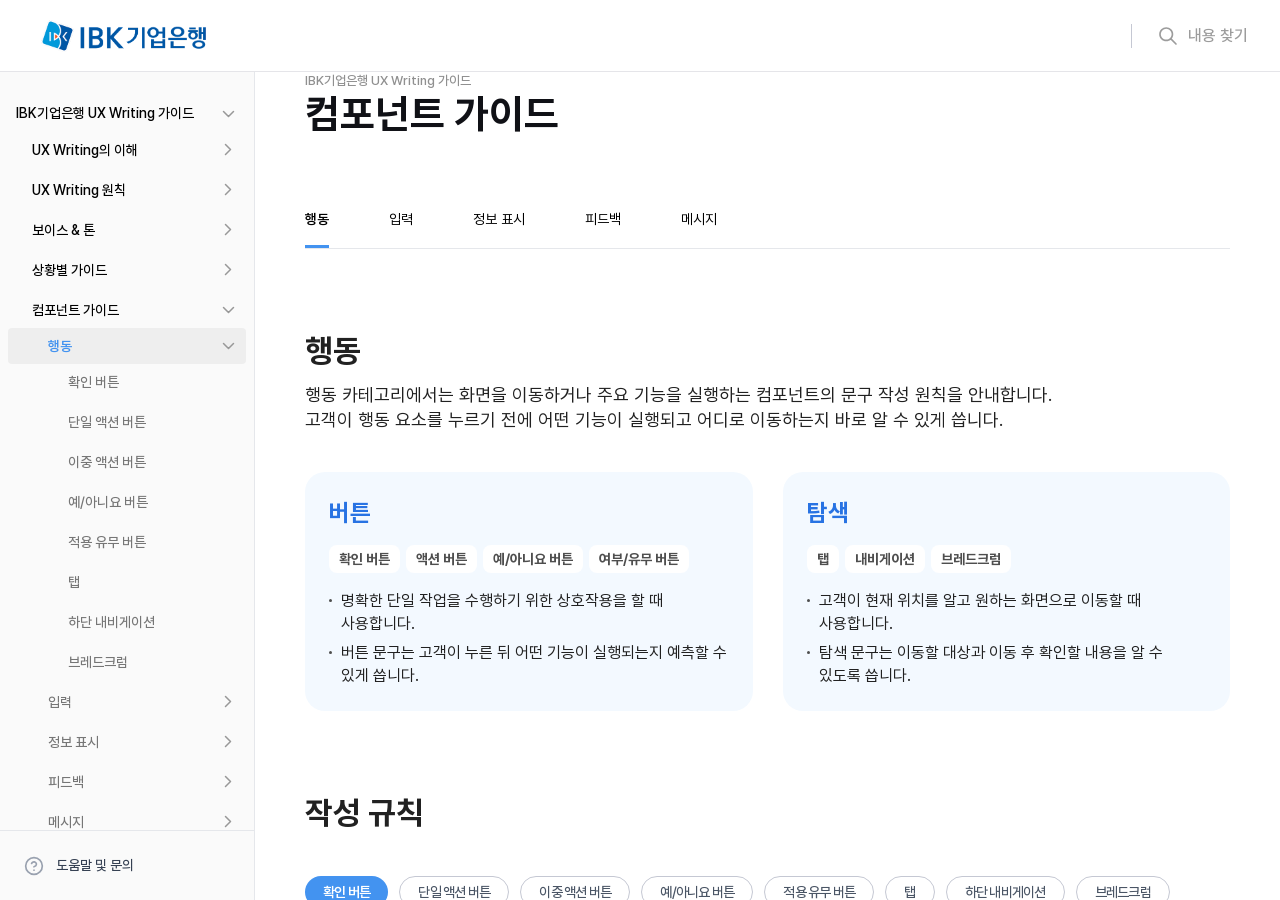
<file: pages/component.html>
<!doctype html>
<html lang="ko">
  <head>
    <meta charset="UTF-8" />
    <meta name="viewport" content="width=device-width, initial-scale=1.0" />
    <title>IBK기업은행 UX Writing 가이드 : 컴포넌트 가이드</title>
    <meta name="title" content="IBK기업은행 UX Writing 가이드 : 컴포넌트 가이드" />
    <meta name="author" content="하이유엑스컨설팅(하이UX)" />
    <meta name="description" content="고객이 금융 정보를 쉽게 이해하고, 상황에 맞게 판단하며, 다음 행동을 명확히 알 수 있도록 돕습니다." />
    <meta name="keyword" content="IBK, IBK기업은행, UX Writing, UX 라이팅, UX 컨설팅, 하이유엑스컨설팅, 하이UX컨설팅" />
    <meta name="format-detection" content="telephone=no" />
    <meta property="og:locale" content="ko_KR" />
    <meta property="og:type" content="website" />
    <meta property="og:author" content="하이유엑스컨설팅(하이UX)" />
    <meta property="og:title" content="IBK기업은행 UX Writing 가이드 : 컴포넌트 가이드" />
    <meta property="og:site_name" content="IBK기업은행 UX Writing 가이드 : 컴포넌트 가이드" />
    <meta property="og:description" content="고객이 금융 정보를 쉽게 이해하고, 상황에 맞게 판단하며, 다음 행동을 명확히 알 수 있도록 돕습니다." />
    <meta name="twitter:card" content="summary" />
    <meta name="twitter:title" content="IBK기업은행 UX Writing 가이드 : 컴포넌트 가이드" />
    <meta name="twitter:description" content="고객이 금융 정보를 쉽게 이해하고, 상황에 맞게 판단하며, 다음 행동을 명확히 알 수 있도록 돕습니다." />
    <meta name="apple-mobile-web-app-title" content="IBK기업은행 UX Writing 가이드 : 컴포넌트 가이드" />
    <meta name="application-name" content="IBK기업은행 UX Writing 가이드 : 컴포넌트 가이드" />

    <link rel="stylesheet" type="text/css" href="../src/styles/css/style.css" />
  </head>
  <body>
    <div id="wrap" class="wrap">
      <!-- [HEADER] -->
      <header class="header">
        <div class="logo">
          <img src="../src/images/icon/logo.png" alt="IBK기업은행 로고" />
        </div>
        <div class="search-box">
          <div class="input-box">
            <input type="text" />
          </div>
          <button type="button" class="search-btn">내용 찾기</button>
        </div>
      </header>
      <!-- // [HEADER] -->

      <!-- [CONTAINER] -->
      <main class="container">
        <!-- LNB -->
        <aside class="lnb" aria-label="사이트 내비게이션">
          <nav class="nav">
            <ul class="depth-1">
              <li class="on">
                <a href="#" class="ux-guide">IBK기업은행 UX Writing 가이드</a>
                <ul class="depth-2">
                  <li>
                    <a href="concept.html" class="ux-concept">UX Writing의 이해</a>
                    <ul class="depth-3">
                      <li>
                        <button type="button" data-tab-target="conceptPage_tabBtn_1">UX Writing이란?</button>
                      </li>
                      <li>
                        <button type="button" data-tab-target="conceptPage_tabBtn_2">UX Writing 철학</button>
                      </li>
                    </ul>
                  </li>
                  <li>
                    <a href="rule.html" class="ux-rule">UX Writing 원칙</a>
                    <ul class="depth-3">
                      <li>
                        <button type="button" data-tab-target="rulePage_tabBtn_1">개요</button>
                      </li>
                      <li>
                        <button type="button" data-tab-target="rulePage_tabBtn_2">쉽게쓰기</button>
                      </li>
                      <li>
                        <button type="button" data-tab-target="rulePage_tabBtn_3">판단돕기</button>
                      </li>
                      <li>
                        <button type="button" data-tab-target="rulePage_tabBtn_4">안내하기</button>
                      </li>
                      <li>
                        <button type="button" data-tab-target="rulePage_tabBtn_5">맞춰 전달하기</button>
                      </li>
                    </ul>
                  </li>
                  <li>
                    <a href="voice.html" class="voice">보이스 & 톤</a>
                    <ul class="depth-3">
                      <li class="active">
                        <button type="button" data-tab-target="glossary_tabBtn_1">개요</button>
                      </li>
                      <li>
                        <button type="button" data-tab-target="glossary_tabBtn_2">보이스</button>
                      </li>
                      <li>
                        <button type="button" data-tab-target="glossary_tabBtn_3">톤</button>
                      </li>
                      <li>
                        <button type="button" data-tab-target="glossary_tabBtn_4">톤 상세</button>
                      </li>
                    </ul>
                  </li>
                  <li>
                    <a href="situation.html" class="situation">상황별 가이드</a>
                    <ul class="depth-3">
                      <li class="active">
                        <button type="button" data-tab-target="situationPage_tabBtn_1">회원 가입</button>
                      </li>
                      <li>
                        <button type="button" data-tab-target="situationPage_tabBtn_2">인증</button>
                      </li>
                      <li>
                        <button type="button" data-tab-target="situationPage_tabBtn_3">상품 가입</button>
                      </li>
                      <li>
                        <button type="button" data-tab-target="situationPage_tabBtn_4">정보 조회</button>
                      </li>
                      <li>
                        <button type="button" data-tab-target="situationPage_tabBtn_5">이체 납부</button>
                      </li>
                      <li>
                        <button type="button" data-tab-target="situationPage_tabBtn_6">이용 관리</button>
                      </li>
                      <li>
                        <button type="button" data-tab-target="situationPage_tabBtn_7">서류 발급</button>
                      </li>
                      <li>
                        <button type="button" data-tab-target="situationPage_tabBtn_8">문제 해결</button>
                      </li>
                      <li>
                        <button type="button" data-tab-target="situationPage_tabBtn_9">기업 서비스</button>
                      </li>
                      <li>
                        <button type="button" data-tab-target="situationPage_tabBtn_10">발송 메시지</button>
                      </li>
                    </ul>
                  </li>
                  <li class="on">
                    <a href="component.html" class="how-write">컴포넌트 가이드</a>
                    <ul class="depth-3">
                      <li class="active">
                        <button type="button" data-tab-target="componentPage_tabBtn_1">행동</button>
                        <ul class="depth-4">
                          <li>
                            <a href="#act-btn-1-1">확인 버튼 </a>
                          </li>
                          <li><a href="#act-btn-1-2">단일 액션 버튼</a></li>
                          <li><a href="#act-btn-1-3">이중 액션 버튼</a></li>
                          <li><a href="#act-btn-1-4">예/아니요 버튼</a></li>
                          <li><a href="#act-btn-1-5">적용 유무 버튼</a></li>
                          <li><a href="#act-btn-1-6">탭</a></li>
                          <li><a href="#act-btn-1-7">하단 내비게이션</a></li>
                          <li>
                            <a href="#act-btn-1-8">브레드크럼</a>
                          </li>
                        </ul>
                      </li>
                      <li>
                        <button type="button" data-tab-target="componentPage_tabBtn_2">입력</button>
                        <ul class="depth-4">
                          <li>
                            <a href="#act-btn-2-1">플레이스홀더</a>
                          </li>
                          <li><a href="#act-btn-2-2">정보 헬퍼텍스트</a></li>
                          <li><a href="#act-btn-2-3">오류 헬퍼텍스트</a></li>
                          <li><a href="#act-btn-2-4">체크박스</a></li>
                          <li><a href="#act-btn-2-5">라디오 버튼</a></li>
                          <li><a href="#act-btn-2-6">토글 스위치</a></li>
                          <li><a href="#act-btn-2-7">드롭다운</a></li>
                          <li><a href="#act-btn-2-8">슬라이더</a></li>
                        </ul>
                      </li>
                      <li>
                        <button type="button" data-tab-target="componentPage_tabBtn_3">정보 표시</button>
                        <ul class="depth-4">
                          <li>
                            <a href="#act-btn-3-1">리스트</a>
                          </li>
                          <li><a href="#act-btn-3-2">진행 단계</a></li>
                          <li><a href="#act-btn-3-3">인포 박스</a></li>
                          <li><a href="#act-btn-3-4">배너</a></li>
                          <li><a href="#act-btn-3-5">툴팁</a></li>
                          <li><a href="#act-btn-3-6">팝오버</a></li>
                          <li><a href="#act-btn-3-7">라벨</a></li>
                          <li>
                            <a href="#act-btn-3-8">칩</a>
                          </li>
                        </ul>
                      </li>
                      <li>
                        <button type="button" data-tab-target="componentPage_tabBtn_4">피드백</button>
                        <ul class="depth-4">
                          <li>
                            <a href="#act-btn-4-1">행동 결과 토스트</a>
                          </li>
                          <li><a href="#act-btn-4-2">처리 결과 토스트</a></li>
                          <li><a href="#act-btn-4-3">안내 팝업</a></li>
                          <li><a href="#act-btn-4-4">오류 팝업</a></li>
                          <li><a href="#act-btn-4-5">확인 팝업</a></li>
                          <li><a href="#act-btn-4-6">안내/행동 바텀시트</a></li>
                          <li><a href="#act-btn-4-7">선택/입력 바텀시트</a></li>
                          <li><a href="#act-btn-4-8">데이터 없음</a></li>
                        </ul>
                      </li>
                      <li>
                        <button type="button" data-tab-target="componentPage_tabBtn_5">메시지</button>
                        <ul class="depth-4">
                          <li>
                            <a href="#act-btn-5-1">완료 메시지</a>
                          </li>
                          <li><a href="#act-btn-5-2">오류/거절 메시지</a></li>
                          <li><a href="#act-btn-5-3">소개 메시지</a></li>
                          <li><a href="#act-btn-5-4">행동 요청 메시지</a></li>
                          <li><a href="#act-btn-5-5">유의사항</a></li>
                        </ul>
                      </li>
                    </ul>
                  </li>
                  <li>
                    <a href="glossary.html" class="glossary">용어집</a>
                    <ul class="depth-3">
                      <li>
                        <button type="button" data-tab-target="glossary_tabBtn_1">개요</button>
                      </li>
                      <li>
                        <button type="button" data-tab-target="glossary_tabBtn_2">대출/거래 용어</button>
                      </li>
                      <li>
                        <button type="button" data-tab-target="glossary_tabBtn_3">금액/기간 용어</button>
                      </li>
                      <li>
                        <button type="button" data-tab-target="glossary_tabBtn_4">신청/안내/행동 용어</button>
                      </li>
                      <li>
                        <button type="button" data-tab-target="glossary_tabBtn_5">서비스/상품 명칭</button>
                      </li>
                      <li>
                        <button type="button" data-tab-target="glossary_tabBtn_6">한자어</button>
                      </li>
                      <li>
                        <button type="button" data-tab-target="glossary_tabBtn_7">외래어/약어/지시어</button>
                      </li>
                      <li>
                        <button type="button" data-tab-target="glossary_tabBtn_8">피해야 할 표현</button>
                      </li>
                    </ul>
                  </li>
                  <li>
                    <a href="notation.html" class="notation">표기 규칙</a>
                    <ul class="depth-3">
                      <li class="active">
                        <button type="button" data-tab-target="notationPage_tabBtn_1">개요</button>
                      </li>
                      <li>
                        <button type="button" data-tab-target="notationPage_tabBtn_2">숫자/금액</button>
                      </li>
                      <li>
                        <button type="button" data-tab-target="notationPage_tabBtn_3">날짜/시간</button>
                      </li>
                      <li>
                        <button type="button" data-tab-target="notationPage_tabBtn_4">문장 부호</button>
                      </li>
                      <li>
                        <button type="button" data-tab-target="notationPage_tabBtn_5">전화번호/인터넷주소(URL)</button>
                      </li>
                      <li>
                        <button type="button" data-tab-target="notationPage_tabBtn_6">맞춤법/띄어쓰기</button>
                      </li>
                      <li>
                        <button type="button" data-tab-target="notationPage_tabBtn_7">-해요/-하십시오체</button>
                      </li>
                      <li>
                        <button type="button" data-tab-target="notationPage_tabBtn_8">-하기형/명사형</button>
                      </li>
                    </ul>
                  </li>
                </ul>
              </li>
            </ul>
          </nav>
          <div class="help">
            <a href="/">도움말 및 문의</a>
          </div>
        </aside>
        <!-- // LNB -->
        <!-- CONTENTS -->
        <div class="content component" aria-label="UX Writing 원칙 콘텐츠">
          <div class="page-title-box">
            <span class="sub-tit">IBK기업은행 UX Writing 가이드</span>
            <h1 class="page-tit">컴포넌트 가이드</h1>
          </div>
          <div class="page__tab">
            <div class="page__tab-list" role="tablist" aria-label="페이지 탭">
              <button type="button" class="tab-btn" role="tab" id="componentPage_tabBtn_1" aria-controls="componentPage_tabPanel_1" aria-selected="true">행동</button>
              <button type="button" class="tab-btn" role="tab" id="componentPage_tabBtn_2" aria-controls="componentPage_tabPanel_2" aria-selected="false">입력</button>
              <button type="button" class="tab-btn" role="tab" id="componentPage_tabBtn_3" aria-controls="componentPage_tabPanel_3" aria-selected="false">정보 표시</button>
              <button type="button" class="tab-btn" role="tab" id="componentPage_tabBtn_4" aria-controls="componentPage_tabPanel_4" aria-selected="false">피드백</button>
              <button type="button" class="tab-btn" role="tab" id="componentPage_tabBtn_5" aria-controls="componentPage_tabPanel_5" aria-selected="false">메시지</button>
            </div>
            <div class="page-tabs__cnt">
              <!-- TAB : 행동 -->
              <div class="page-tabs__panel" role="tabpanel" id="componentPage_tabPanel_1" aria-labelledby="componentPage_tabBtn_1" tabindex="0">
                <div class="cnt-box">
                  <h2 class="cnt-tit">행동</h2>
                  <p>
                    행동 카테고리에서는 화면을 이동하거나 주요 기능을 실행하는 컴포넌트의 문구 작성 원칙을 안내합니다.<br />
                    고객이 행동 요소를 누르기 전에 어떤 기능이 실행되고 어디로 이동하는지 바로 알 수 있게 씁니다.
                  </p>
                  <div class="component__act">
                    <div class="top-box">
                      <div class="bg-box">
                        <h3>버튼</h3>
                        <div class="badge-box">
                          <span>확인 버튼</span>
                          <span>액션 버튼</span>
                          <span>예/아니요 버튼</span>
                          <span>여부/유무 버튼</span>
                        </div>
                        <div class="list-box">
                          <ul class="dot-list">
                            <li>명확한 단일 작업을 수행하기 위한 상호작용을 할 때 사용합니다.</li>
                            <li>버튼 문구는 고객이 누른 뒤 어떤 기능이 실행되는지 예측할 수 있게 씁니다.</li>
                          </ul>
                        </div>
                      </div>
                      <div class="bg-box">
                        <h3>탐색</h3>
                        <div class="badge-box">
                          <span>탭</span>
                          <span>내비게이션</span>
                          <span>브레드크럼</span>
                        </div>
                        <div class="list-box">
                          <ul class="dot-list">
                            <li>고객이 현재 위치를 알고 원하는 화면으로 이동할 때 사용합니다.</li>
                            <li>탐색 문구는 이동할 대상과 이동 후 확인할 내용을 알 수 있도록 씁니다.</li>
                          </ul>
                        </div>
                      </div>
                    </div>
                  </div>
                </div>
                <div class="cnt-box">
                  <h2 class="cnt-tit">작성 규칙</h2>

                  <div class="page__tab">
                    <div class="page__tab-sublist is-sticky" role="sub-tablist" aria-label="페이지 탭">
                      <a href="#act-btn-1-1" class="tab-btn" aria-selected="true" role="sub-tab"> 확인 버튼 </a>
                      <a href="#act-btn-1-2" class="tab-btn" aria-selected="false" role="sub-tab"> 단일 액션 버튼 </a>
                      <a href="#act-btn-1-3" class="tab-btn" aria-selected="false" role="sub-tab"> 이중 액션 버튼 </a>
                      <a href="#act-btn-1-4" class="tab-btn" aria-selected="false" role="sub-tab"> 예/아니요 버튼 </a>
                      <a href="#act-btn-1-5" class="tab-btn" aria-selected="false" role="sub-tab"> 적용 유무 버튼 </a>
                      <a href="#act-btn-1-6" class="tab-btn" aria-selected="false" role="sub-tab"> 탭 </a>
                      <a href="#act-btn-1-7" class="tab-btn" aria-selected="false" role="sub-tab"> 하단 내비게이션 </a>
                      <a href="#act-btn-1-8" class="tab-btn" aria-selected="false" role="sub-tab"> 브레드크럼 </a>
                    </div>
                    <div class="page-subtabs__cnt">
                      <div class="page-tabs__panel">
                        <div class="cnt-box mt-0">
                          <!-- ANCHOR : 확인 버튼 -->
                          <div class="ex-box" id="act-btn-1-1">
                            <h3 class="cnt-sub-title">확인 버튼 (Confirm Button)</h3>
                            <p>안내, 완료, 오류 내용을 확인했을 때 누르는 버튼입니다. 다른 표현을 덧붙이거나 변형하지 않고 [확인]이라고 씁니다.</p>

                            <div class="img-wrap">
                              <div class="dont img-box">
                                <span>Don't</span>
                                <img src="../src/images/img/img-component-1-1.png" alt="확인 버튼의 잘못된 예시" />
                                <p>[닫기]는 화면 종료 동작이라서<br />내용을 확인했다는 의미와 맞지 않습니다.</p>
                              </div>
                              <div class="do img-box">
                                <span>Do</span>
                                <img src="../src/images/img/img-component-1-2.png" alt="확인 버튼의 올바른 예시" />
                                <p>화면을 닫는 게 아니라<br />확인했다는 뜻이 드러나도록 [확인]으로 씁니다.</p>
                              </div>
                            </div>
                            <div class="rule-box">
                              <div class="rec-tone">
                                <h4>작성 규칙</h4>

                                <div class="blue-num-list">
                                  <ol>
                                    <li>
                                      <strong>안내, 완료, 오류 내용을 확인하는 기본 버튼은 [확인]으로 씁니다.</strong>
                                      <p>예&#41; [닫기], [나가기], [완료] → [확인]</p>
                                    </li>
                                    <li>
                                      <strong>누르면 절차가 완전히 종료되는 화면에서의 확인 버튼은 ‘-하기’나 추가 설명을 붙이지 않습니다.</strong>
                                      <p>예&#41; [확인하기], [확인 완료] → [확인]</p>
                                    </li>
                                    <li>
                                      <strong>버튼을 누른 뒤 기능이 실행되거나 다음 단계로 이동하는 경우에는 [확인] 대신 구체적인 행동을 씁니다.</strong>
                                      <p>예&#41; [확인] → [인증서 내보내기], [확인] → [계좌 개설하기]</p>
                                    </li>
                                  </ol>
                                </div>
                              </div>
                            </div>
                          </div>
                          <!-- // ANCHOR : 확인 버튼 -->
                          <!-- ANCHOR : 단일 액션 버튼 버튼 -->
                          <div class="ex-box" id="act-btn-1-2">
                            <h3 class="cnt-sub-title">단일 액션 버튼 (Action Single Button)</h3>
                            <p>고객이 실행할 행동을 안내하는 버튼입니다. 동작만으로 무엇을 하는지 알 수 있으면 동작만 쓰고, 대상 없이는 뜻이 모호해지면 대상을 함께 씁니다.</p>

                            <div class="img-wrap">
                              <div class="dont img-box">
                                <span>Don't</span>
                                <img src="../src/images/img/img-component-1-3.png" alt="단일 액션 버튼의 잘못된 사용 예시" />
                                <p>[등록]만 쓰면 무엇을 등록하는지<br />알기 어렵습니다.</p>
                              </div>
                              <div class="do img-box">
                                <span>Do</span>
                                <img src="../src/images/img/img-component-1-4.png" alt="단일 액션 버튼의 올바른 사용 예시" />
                                <p>대상과 행동을 함께 써서<br />무엇이 실행되는지 분명하게 씁니다.</p>
                              </div>
                            </div>
                            <div class="rule-box">
                              <div class="rec-tone">
                                <h4>작성 규칙</h4>

                                <div class="blue-num-list">
                                  <ol>
                                    <li>
                                      <strong>액션 버튼은 기본적으로 고객이 실행할 행동을 [액션 + -하기]로 씁니다.</strong>
                                      <p>예&#41; [등록하기], [신청하기], [변경하기]</p>
                                    </li>
                                    <li>
                                      <strong>한 버튼에는 하나의 액션만 씁니다.</strong>
                                      <p>예&#41; [예약이체 조회/취소] → [예약이체 조회], [예약이체 취소]</p>
                                    </li>
                                    <li>
                                      <strong>액션만으로 의미가 부족하면 대상이나 목적을 함께 씁니다.</strong>
                                      <p class="point">버튼은 빠르게 인지할 수 있도록 짧게 쓰되, 대상을 함께 쓸 때는 한 줄 안에서 읽히는 길이로 조정합니다.</p>
                                      <p>예&#41; [등록하기] → [비밀번호 등록하기], [변경하기] → [휴대폰번호 변경하기]</p>
                                    </li>
                                    <li>
                                      <strong>이벤트·마케팅 버튼은 필요한 경우 고객이 받게 될 혜택을 함께 씁니다.</strong>
                                      <p class="point">혜택이 버튼을 누른 뒤 받을 결과와 직접 연결될 때 함께 씁니다.</p>
                                      <p>예&#41; [응모] → [응모하고 포인트 받기], [환전] → [환전하고 커피쿠폰 받기]</p>
                                    </li>
                                    <li>
                                      <strong>대화 흐름이 중요한 화면에서는 답변형 문구를 사용할 수 있습니다.</strong>
                                      <p>예&#41; [동의하기] → [네, 동의할게요]</p>
                                    </li>
                                    <li>
                                      <strong>권할 필요성이 낮은 액션 버튼에는 ‘-하기’를 붙이지 않고 행동명을 명확히 씁니다.</strong>
                                      <p>예&#41; [회원탈퇴하기] → [회원탈퇴], [서비스 해지하기] → [서비스 해지]</p>
                                    </li>
                                    <li>
                                      <strong>널리 쓰여 굳어진 액션 버튼에는 ‘-하기’를 쓰지 않습니다.</strong>
                                      <p>예&#41; [확인하기] → [확인], [완료하기] → [완료], [홈으로 이동하기] → [홈으로]</p>
                                    </li>
                                  </ol>
                                </div>
                              </div>
                            </div>
                          </div>
                          <!-- // ANCHOR : 단일 액션 버튼 버튼 -->
                          <!-- ANCHOR : 이중 액션 버튼 -->
                          <div class="ex-box" id="act-btn-1-3">
                            <h3 class="cnt-sub-title">이중 액션 버튼 (Action Dual Button)</h3>
                            <p>고객이 두 가지 선택지 중 하나를 선택할 때 쓰는 버튼입니다. 오른쪽 버튼에는 진행하는 행동을, 왼쪽 버튼에는 그 행동의 대안을 씁니다.</p>

                            <div class="img-wrap">
                              <div class="dont img-box">
                                <span>Don't</span>
                                <img src="../src/images/img/img-component-1-5.png" alt="이중 액션 버튼 표기의 잘못된 예시" />
                                <p>[확인]은 실행 행동이 드러나지 않고<br />권할 필요성이 낮은 버튼에는 ‘-하기’를 붙이지 않습니다.</p>
                              </div>
                              <div class="do img-box">
                                <span>Do</span>
                                <img src="../src/images/img/img-component-1-6.png" alt="이중 액션 버튼 표기의 올바른 예시" />
                                <p>실행 버튼은 동작을 구체적으로 쓰고<br />보류 버튼은 '-하기' 없이 짧게 씁니다.</p>
                              </div>
                            </div>
                            <div class="rule-box">
                              <div class="rec-tone">
                                <h4>작성 규칙</h4>

                                <div class="blue-num-list">
                                  <ol>
                                    <li>
                                      <strong>두 개의 버튼을 함께 쓸 때는 오른쪽 버튼에는 고객이 진행할 주요 행동을 씁니다.</strong>
                                      <p class="point">단, 기업 서비스처럼 버튼의 순서가 다르게 굳어진 경우에는 그 순서를 유지합니다.</p>
                                      <p>예&#41; [등록하기], [신청하기], [저장하기]</p>
                                    </li>
                                    <li>
                                      <strong>액션만으로 의미가 부족하면 대상이나 목적을 함께 씁니다.</strong>
                                      <p class="point">버튼은 빠르게 인지할 수 있도록 짧게 쓰되, 대상을 함께 쓸 때는 한 줄 안에서 읽히는 길이로 조정합니다.</p>
                                      <p>예&#41; [등록하기] → [비밀번호 등록하기], [변경하기] → [휴대폰번호 변경하기]</p>
                                    </li>
                                    <li>
                                      <strong>왼쪽 버튼에는 오른쪽 버튼의 대안을 씁니다.</strong>
                                      <p class="point">권할 필요성이 낮은 버튼에는 ‘-하기’를 붙이지 않습니다.</p>
                                      <p>예&#41; [다음에 하기]/[등록하기] → [다음에]/[등록하기], [취소하기]/[신청하기] → [취소]/[신청하기]</p>
                                    </li>
                                    <li>
                                      <strong>널리 쓰여 굳어진 액션 버튼에는 ‘-하기’를 쓰지 않습니다.</strong>
                                      <p>예&#41; [확인하기] → [확인], [완료하기] → [완료], [홈으로 이동하기] → [홈으로]</p>
                                    </li>
                                  </ol>
                                </div>
                              </div>
                            </div>
                          </div>
                          <!-- // ANCHOR : 이중 액션 버튼 -->
                          <!-- ANCHOR : 예/아니요 버튼 -->
                          <div class="ex-box" id="act-btn-1-4">
                            <h3 class="cnt-sub-title">예/아니요 버튼 (Yes/No Button)</h3>
                            <p>[아니요]/[예]로 표현하는 것이 더 직관적인 질문일 때와 취소 여부를 물을 때 쓰는 버튼입니다.</p>

                            <div class="img-wrap">
                              <div class="dont img-box">
                                <span>Don't</span>
                                <img src="../src/images/img/img-component-1-7.png" alt="예/아니요 버튼 표기의 잘못된 예시" />
                                <p>취소 의사를 묻는 화면에 [취소]를 쓰면<br />창을 닫는 건지 결재를 취소하는 건지 구분하기 어렵습니다.</p>
                              </div>
                              <div class="do img-box">
                                <span>Do</span>
                                <img src="../src/images/img/img-component-1-8.png" alt="예/아니요 버튼 표기의 올바른 예시" />
                                <p>
                                  취소 여부를 묻는 질문에는 [아니요]와 [예]를 써서<br />
                                  고객이 선택의 의미를 바로 알 수 있도록 돕습니다.
                                </p>
                              </div>
                            </div>
                            <div class="rule-box">
                              <div class="rec-tone">
                                <h4>작성 규칙</h4>

                                <div class="blue-num-list">
                                  <ol>
                                    <li>
                                      <strong>고객의 의사를 직접 확인하는 직관적인 질문에는 [아니요]/[예] 버튼을 씁니다.</strong>
                                      <p class="point">단, 실행 행동을 강조해야 하는 경우에는 구체적인 액션 버튼을 씁니다.</p>
                                      <p>예&#41; 취소, 중단, 이전 등 고객 의사를 확인하는 상황에 씁니다.</p>
                                    </li>
                                    <li>
                                      <strong>긍정 버튼은 [예], 부정 버튼은 [아니요]로 씁니다.</strong>
                                      <p>예&#41; [네] → [예], [아니오] → [아니요]</p>
                                    </li>
                                  </ol>
                                </div>
                              </div>
                            </div>
                          </div>
                          <!-- // ANCHOR : 예/아니요 버튼 -->
                          <!-- ANCHOR : 적용 유무 버튼 -->
                          <div class="ex-box" id="act-btn-1-5">
                            <h3 class="cnt-sub-title">적용 유무 버튼 (Opt-in/out Button)</h3>
                            <p>고객이 알림 수신, 정보 제공, 항목 포함처럼 특정 기능이나 항목을 적용할지 정할 때 쓰는 버튼입니다. 긍정과 부정 중 한쪽을 더 권하는 것처럼 보이지 않게 씁니다.</p>

                            <div class="img-wrap">
                              <div class="dont img-box">
                                <span>Don't</span>
                                <img src="../src/images/img/img-component-1-9.png" alt=" 적용 유무 버튼 표기의 잘못된 예시" />
                                <p>[취소]는 화면을 닫는 행동처럼 읽혀서<br />동의 여부를 선택하는 문구로 보이지 않습니다.</p>
                              </div>
                              <div class="do img-box">
                                <span>Do</span>
                                <img src="../src/images/img/img-component-1-10.png" alt=" 적용 유무 버튼 표기의 올바른 예시" />
                                <p>[동의안함]과 [동의하기]처럼 부정과 긍정을 대등하게 써서<br />고객이 선택 기준을 바로 구분할 수 있게 씁니다.</p>
                              </div>
                            </div>
                            <div class="rule-box">
                              <div class="rec-tone">
                                <h4>작성 규칙</h4>

                                <div class="blue-num-list">
                                  <ol>
                                    <li>
                                      <strong>적용 여부나 선택 상태를 정하는 버튼은 [액션안함]/[액션] 형태로 씁니다.</strong>
                                      <p class="point">단, 직관적인 질문에는 [아니요]/[예], 선택을 미루거나 보류하는 경우에는 [다음에], [동의하기]</p>
                                      <p>예&#41; [동의안함]/[동의하기], [신청안함]/[신청하기], [수신안함]/[수신]</p>
                                    </li>
                                    <li>
                                      <strong>긍정 버튼과 부정 버튼은 한쪽을 더 권하는 것처럼 보이지 않게 씁니다.</strong>
                                      <p>예&#41; [신청하지 않음]/[신청] → [신청안함]/[신청]</p>
                                    </li>
                                    <li>
                                      <strong>‘기’, ‘미’, ‘비’, ‘불’ 같은 한자어를 쓰지 않고 쉬운 표현으로 씁니다.</strong>
                                      <p>예&#41; [미동의] → [동의안함], [미신청] → [신청안함], [비수신] → [수신안함]</p>
                                    </li>
                                  </ol>
                                </div>
                              </div>
                            </div>
                          </div>
                          <!-- // ANCHOR : 적용 유무 버튼 -->
                          <!-- ANCHOR : 탭 버튼 -->
                          <div class="ex-box" id="act-btn-1-6">
                            <h3 class="cnt-sub-title">탭 (Tabs)</h3>
                            <p>동일 계층의 콘텐츠를 그룹화하여 화면 이동 없이 빠르게 탐색할 수 있습니다. 탭 이름은 각 영역에 담긴 내용을 예측할 수 있게 간결한 명사로 씁니다.</p>

                            <div class="img-wrap">
                              <div class="dont img-box">
                                <span>Don't</span>
                                <img src="../src/images/img/img-component-1-11.png" alt=" 탭 버튼 표기의 잘못된 예시" />
                                <p>[기타]처럼 범위가 넓은 이름은<br />탭 안에 어떤 정보가 있는지 예측하기 어렵습니다.</p>
                              </div>
                              <div class="do img-box">
                                <span>Do</span>
                                <img src="../src/images/img/img-component-1-12.png" alt=" 탭 버튼 표기의 올바른 예시" />
                                <p>탭은 담긴 내용을 바로 알 수 있는 명사로 쓰고<br />같은 화면 안에서는 같은 기준으로 나눕니다.</p>
                              </div>
                            </div>
                            <div class="rule-box">
                              <div class="rec-tone">
                                <h4>작성 규칙</h4>

                                <div class="blue-num-list">
                                  <ol>
                                    <li>
                                      <strong>탭 이름만 보고도 어떤 내용인지 예측할 수 있는 명사형으로 씁니다.</strong>
                                      <p>예&#41; [입출금], [예적금], [대출]</p>
                                    </li>
                                    <li>
                                      <strong>[기타]처럼 범위가 모호한 이름은 쓰지 않습니다.</strong>
                                      <p>예&#41; [기타] → [대출], [외환], [보험] 등 실제 항목명으로 작성합니다.</p>
                                    </li>
                                    <li>
                                      <strong>같은 화면의 탭은 같은 분류 기준으로 맞춰 씁니다.</strong>
                                      <p>예&#41; [입출금], [상품] → [입출금], [예적금], [대출]</p>
                                    </li>
                                  </ol>
                                </div>
                              </div>
                            </div>
                          </div>
                          <!-- // ANCHOR : 탭 버튼 -->
                          <!-- ANCHOR : 하단 내비게이션 버튼 -->
                          <div class="ex-box" id="act-btn-1-7">
                            <h3 class="cnt-sub-title">하단 내비게이션 (Bottom Navigation)</h3>
                            <p>주요 메뉴로 빠르게 전환할 수 있는 탐색바로 최상위 메뉴로 구성됩니다. 메뉴명은 고객이 이동할 화면을 예측할 수 있도록 익숙한 말로 씁니다.</p>

                            <div class="img-wrap">
                              <div class="dont img-box">
                                <span>Don't</span>
                                <img src="../src/images/img/img-component-1-13.png" alt=" 하단 내비게이션 버튼 표기의 잘못된 예시" />
                                <p>[정보], [관리]처럼 범위가 넓은 이름은<br />이동할 화면을 명확히 예측하기 어렵습니다.</p>
                              </div>
                              <div class="do img-box">
                                <span>Do</span>
                                <img src="../src/images/img/img-component-1-14.png" alt=" 하단 내비게이션 버튼 표기의 올바른 예시" />
                                <p>메뉴명만 보고도 어떤 화면으로 이동하는지<br />알 수 있게 씁니다.</p>
                              </div>
                            </div>
                            <div class="rule-box">
                              <div class="rec-tone">
                                <h4>작성 규칙</h4>

                                <div class="blue-num-list">
                                  <ol>
                                    <li>
                                      <strong>메뉴 이름은 어느 화면에서나 일관되게 씁니다.</strong>
                                      <p>예&#41; [자산], [내 자산], [나의 자산] → [자산]</p>
                                    </li>
                                    <li>
                                      <strong>메뉴명은 짧고 익숙한 명사형으로 씁니다.</strong>
                                      <p>예&#41; [자산], [혜택], [상품]</p>
                                    </li>
                                    <li>
                                      <strong>범위가 넓은 이름은 쓰지 않습니다.</strong>
                                      <p>예&#41; [관리], [기타], [서비스] 등 범위가 넓은 이름</p>
                                    </li>
                                    <li>
                                      <strong>메뉴명은 해당 영역의 최상위 이름으로 씁니다. 영역 안의 세부 항목명으로 쓰지 않습니다.</strong>
                                      <p>예&#41; [혜택 &gt; 이벤트] → [혜택], [자산 &gt; 조회] → [자산]</p>
                                    </li>
                                  </ol>
                                </div>
                              </div>
                            </div>
                          </div>
                          <!-- // ANCHOR : 하단 내비게이션 버튼 -->
                          <!-- ANCHOR : 브레드크럼 버튼 -->
                          <div class="ex-box" id="act-btn-1-8">
                            <h4>작성 규칙</h4>
                            <h3 class="cnt-sub-title">브레드크럼 (Breadcrumbs)</h3>
                            <p>현재 위치를 안내하는 탐색 보조 도구로 상위 계층으로 이동할 수 있는 경로를 제공합니다.<br />메뉴명을 기준으로 쓰고 경로 안의 문구는 명사형으로 일관되게 씁니다.</p>

                            <div class="img-wrap">
                              <div class="dont img-box">
                                <span>Don't</span>
                                <img src="../src/images/img/img-component-1-15.png" alt=" 브레드크럼 표기의 잘못된 예시" />
                                <p>‘퇴직연금(IRP)’처럼 경로를 한 덩어리로 묶으면<br />고객이 어떤 경로로 지금 화면에 왔는지 알기 어렵습니다.</p>
                              </div>
                              <div class="do img-box">
                                <span>Do</span>
                                <img src="../src/images/img/img-component-1-16.png" alt=" 브레드크럼 표기의 올바른 예시" />
                                <p>경로를 단계별로 나누어 고객이 어떤 경로를 거쳐서<br />지금 화면에 왔는지 알 수 있게 씁니다.</p>
                              </div>
                            </div>
                            <div class="rule-box">
                              <div class="rec-tone">
                                <div class="blue-num-list">
                                  <ol>
                                    <li>
                                      <strong>경로 안의 문구는 전체메뉴에 있는 메뉴명 그대로, 명사형으로 씁니다.</strong>
                                      <p>예&#41; 메뉴명 [예적금] → 브레드크럼 [예적금], 메뉴명 [대출관리] → 브레드크럼 [대출관리]</p>
                                    </li>
                                    <li>
                                      <strong>경로가 길어지면 고객이 위치를 파악하는 데 필요한 핵심 단계만 남깁니다.</strong>
                                      <p>예&#41; [홈 &gt; 금융상품 &gt; 예금 &gt; 예적금 &gt; 정기예금 &gt; 상세] → [홈 &gt; 예적금 &gt; 정기예금]</p>
                                    </li>
                                  </ol>
                                </div>
                              </div>
                            </div>
                          </div>
                          <!-- // ANCHOR : 브레드크럼 버튼 -->
                        </div>

                        <div class="cnt-box mt-120">
                          <h2 class="cnt-tit">작성 전 확인 포인트</h2>
                          <p>누르기 전에 어떤 기능이 실행되는지, 어디로 이동하는지 고객이 바로 알 수 있게 썼나요?</p>
                          <div class="chk-point-list mt-32">
                            <ul>
                              <li>버튼명만 보고 실행할 행동과 대상을 알 수 있게 썼나요?</li>
                              <li>[확인]은 단순 확인에만 쓰고, 실행이 필요한 경우 구체적인 행동으로 썼나요?</li>
                              <li>[아니요]/[예]는 예/아니요로 답하는 것이 더 직관적이거나, 취소 여부를 묻는 상황에 썼나요?</li>
                              <li>탭과 내비게이션은 이동할 화면이 명확히 드러나도록 썼나요?</li>
                            </ul>
                          </div>
                        </div>
                      </div>
                    </div>
                  </div>
                </div>
              </div>
              <!-- // TAB : 행동 -->
              <!-- TAB : 입력 -->
              <div class="page-tabs__panel" role="tabpanel" id="componentPage_tabPanel_2" aria-labelledby="componentPage_tabBtn_2" tabindex="-1" hidden>
                <div class="cnt-box">
                  <h2 class="cnt-tit">입력</h2>
                  <p>
                    입력 카테고리에서는 고객이 직접 입력하거나 옵션을 선택해 값을 지정하는 컴포넌트의 문구 작성 원칙을 안내합니다.<br />
                    입력값의 형식과 기준을 명확히 안내하고, 고객이 잘못 입력 했을 때는 원인과 올바른 입력 기준을 함께 씁니다.
                  </p>
                  <div class="component__act">
                    <div class="top-box">
                      <div class="bg-box">
                        <h3>텍스트 필드</h3>
                        <div class="badge-box">
                          <span>플레이스홀더</span>
                          <span>정보 헬퍼텍스트</span>
                          <span>오류 헬퍼텍스트</span>
                        </div>
                        <div class="list-box">
                          <ul class="dot-list">
                            <li>데이터를 입력하고 수정할 경우 사용합니다.</li>
                            <li>입력 형식과 조건이 분명하게 보이도록 씁니다.</li>
                          </ul>
                        </div>
                      </div>
                      <div class="bg-box">
                        <h3>선택 요소</h3>
                        <div class="badge-box">
                          <span>체크박스</span>
                          <span>라디오 버튼</span>
                          <span>토글 스위치</span>
                          <span>드롭다운</span>
                          <span>슬라이더</span>
                        </div>
                        <div class="list-box">
                          <ul class="dot-list">
                            <li>고객이 여러 항목 중 하나 또는 여러 개를 고를 때 사용합니다.</li>
                            <li>레이블은 선택 기준과 선택 후의 결과가 분명하게 보이도록 씁니다.</li>
                          </ul>
                        </div>
                      </div>
                    </div>
                  </div>
                </div>
                <div class="cnt-box">
                  <h2 class="cnt-tit">작성 규칙</h2>

                  <div class="page__tab">
                    <div class="page__tab-sublist is-sticky" role="sub-tablist" aria-label="페이지 탭">
                      <a href="#act-btn-2-1" class="tab-btn" aria-selected="true" role="sub-tab"> 플레이스홀더 </a>
                      <a href="#act-btn-2-2" class="tab-btn" aria-selected="false" role="sub-tab"> 정보 헬퍼텍스트 </a>
                      <a href="#act-btn-2-3" class="tab-btn" aria-selected="false" role="sub-tab"> 오류 헬퍼텍스트 </a>
                      <a href="#act-btn-2-4" class="tab-btn" aria-selected="false" role="sub-tab"> 체크박스 </a>
                      <a href="#act-btn-2-5" class="tab-btn" aria-selected="false" role="sub-tab"> 라디오 버튼 </a>
                      <a href="#act-btn-2-6" class="tab-btn" aria-selected="false" role="sub-tab"> 토글 스위치 </a>
                      <a href="#act-btn-2-7" class="tab-btn" aria-selected="false" role="sub-tab"> 드롭다운 </a>
                      <a href="#act-btn-2-8" class="tab-btn" aria-selected="false" role="sub-tab"> 슬라이더 </a>
                    </div>
                    <div class="page-subtabs__cnt">
                      <div class="page-tabs__panel">
                        <div class="cnt-box">
                          <!-- ANCHOR : 플레이스홀더 -->
                          <div class="ex-box" id="act-btn-2-1">
                            <h3 class="cnt-sub-title">플레이스홀더 (Placeholder)</h3>
                            <p>입력 전 필요한 값이나 조건을 짧게 안내하는 문구입니다. 고객이 실제로 입력해야 할 값이나 입력 조건만 간결하게 씁니다.</p>

                            <div class="img-wrap">
                              <div class="dont img-box">
                                <span>Don't</span>
                                <img src="../src/images/img/img-component-2-1.png" alt="플레이스홀더의 잘못된 예시" />
                                <p>입력 조건을 서술형으로 길게 써서<br />한눈에 확인하기 어렵습니다.</p>
                              </div>
                              <div class="do img-box">
                                <span>Do</span>
                                <img src="../src/images/img/img-component-2-2.png" alt="플레이스홀더의 올바른 예시" />
                                <p>실제로 입력해야 하는 값을 짧게 써서<br />입력 대상을 바로 알 수 있도록 돕습니다.</p>
                              </div>
                            </div>
                            <div class="rule-box">
                              <div class="rec-tone">
                                <h4>작성 규칙</h4>

                                <div class="blue-num-list">
                                  <ol>
                                    <li>
                                      <strong>레이블에는 입력 대상을, 플레이스홀더에는 입력할 값이나 조건을 씁니다.</strong>
                                      <p class="point">주요 내용을 재안내할 필요가 있는 경우를 제외하면, 레이블과 같은 말을 반복하지 않습니다.</p>
                                      <p>예&#41; 레이블: [주민등록번호], 플레이스홀더: [앞 6자리 - 뒤 1자리]</p>
                                    </li>
                                    <li>
                                      <strong>입력 조건은 문장이 아닌 명사형으로 씁니다.</strong>
                                      <p>예&#41; [‘-’ 없이 숫자만 입력하세요] → [‘-’ 없이 입력], [금액을 입력하세요] → [금액 입력]</p>
                                    </li>
                                    <li>
                                      <strong>입력해야 할 자릿수가 명확한 경우에는 [숫자 N자리 입력]으로 씁니다.</strong>
                                      <p>예&#41; [OTP 일련번호 숫자 4자리 입력], [인증번호 숫자 6자리 입력], [생년월일 6자리]</p>
                                    </li>
                                    <li>
                                      <strong>입력 조건이 길거나 보안·제한 조건 설명이 필요하면 헬퍼텍스트로 씁니다.</strong>
                                      <p>예&#41; 플레이스홀더: [비밀번호 입력], 헬퍼텍스트: [영문, 숫자, 특수문자를 모두 조합해 8~12자리로 설정해 주세요.]</p>
                                    </li>
                                    <li>
                                      <strong>검색창의 플레이스홀더는 [검색할 대상 + 검색]으로 씁니다.</strong>
                                      <p>예&#41; [은행/증권사 검색], [상품명 검색], [직원 이름 또는 직원번호 검색]</p>
                                    </li>
                                    <li>
                                      <strong>금액 범위가 정해져 있으면 최솟값과 최대값을 함께 씁니다.</strong>
                                      <p class="point">안내나 표시 영역에서는 금액은 규모를 빠르게 파악할 수 있도록 만원, 억원 등 한글 단위로 줄여 쓸 수 있습니다.</p>
                                      <p>예&#41; [1만원~3,000만원], [10만원~1억원]</p>
                                    </li>
                                  </ol>
                                </div>
                              </div>
                            </div>
                          </div>
                          <!-- // ANCHOR : 플레이스홀더 -->
                          <!-- ANCHOR : 정보 헬퍼텍스트 -->
                          <div class="ex-box" id="act-btn-2-2">
                            <h3 class="cnt-sub-title">정보 헬퍼텍스트 (Informational Helper Text)</h3>
                            <p>입력 전에 필요한 형식, 기준, 제한 조건을 미리 알려주는 보조 문구입니다. 고객이 입력 전에 확인해야 할 내용을 입력 칸 아래에 간결하게 씁니다.</p>

                            <div class="img-wrap">
                              <div class="dont img-box">
                                <span>Don't</span>
                                <img src="../src/images/img/img-component-2-3.png" alt="정보 헬퍼텍스트의 잘못된 사용 예시" />
                                <p>제한 조건을 긴 문장으로 풀어 쓰면<br />고객이 어떤 항목을 선택해야 하는지 바로 알기 어렵습니다.</p>
                              </div>
                              <div class="do img-box">
                                <span>Do</span>
                                <img src="../src/images/img/img-component-2-4.png" alt="정보 헬퍼텍스트의 올바른 사용 예시" />
                                <p>제한되는 조건과 대상을 간결하게 써서<br />입력 전에 필요한 기준을 바로 알 수 있도록 돕습니다.</p>
                              </div>
                            </div>
                            <div class="rule-box">
                              <div class="rec-tone">
                                <h4>작성 규칙</h4>

                                <div class="blue-num-list">
                                  <ol>
                                    <li>
                                      <strong>입력 기준은 정확한 값으로 씁니다.</strong>
                                      <p class="point">금액, 범위, 자릿수, 조합처럼 판단 기준이 되는 정보는 명확한 수치로 안내합니다.</p>
                                      <p>예&#41; [영문, 숫자 조합 8자 이내로 입력해 주세요.]</p>
                                    </li>
                                    <li>
                                      <strong>금액 범위가 정해져 있으면 최솟값과 최대값을 함께 씁니다.</strong>
                                      <p class="point">안내나 표시 영역에서는 금액은 규모를 빠르게 파악할 수 있도록 만원, 억원 등 한글 단위로 줄여 쓸 수 있습니다.</p>
                                      <p>예&#41; [1만원~5,000만원 사이로 입력해 주세요.]</p>
                                    </li>
                                    <li>
                                      <strong>조건 고지와 입력 요청은 어미를 구분해 씁니다.</strong>
                                      <p class="point">법령/약관에 근거한 조건 고지는 '-합니다'로, 입력을 요청하는 문장은 '-해 주세요'로 씁니다.</p>
                                      <p>예&#41; 고지: 만 19세 미만은 가입할 수 없습니다. 요청: 본인 명의 계좌만 입력해 주세요.</p>
                                    </li>
                                    <li>
                                      <strong>레이블 또는 플레이스홀더의 정보와 같은 내용을 반복해 쓰지 않고, 입력에 필요한 추가 정보만 씁니다.</strong>
                                      <p>예&#41; 레이블: [비밀번호], 플레이스홀더: [비밀번호를 입력], 헬퍼텍스트: 영문과 숫자를 포함해 8자 이상으로 입력해 주세요.</p>
                                    </li>
                                  </ol>
                                </div>
                              </div>
                            </div>
                          </div>
                          <!-- // ANCHOR : 정보 헬퍼텍스트 -->
                          <!-- ANCHOR : 오류 헬퍼텍스트 -->
                          <div class="ex-box" id="act-btn-2-3">
                            <h3 class="cnt-sub-title">오류 헬퍼텍스트 (Error Helper Text)</h3>
                            <p>고객이 잘못 입력했을 때, 무엇이 잘못됐고 어떻게 고쳐야 하는지를 알려주는 문구입니다. 수정 기준을 먼저 쓰고, 필요한 정보는 보조로 씁니다.</p>

                            <div class="img-wrap">
                              <div class="dont img-box">
                                <span>Don't</span>
                                <img src="../src/images/img/img-component-2-5.png" alt="오류 헬퍼텍스트의 잘못된 예시" />
                                <p>오류의 원인만 안내하여 고객이 입력값을<br />어떻게 수정해야 하는지 알기 어렵습니다.</p>
                              </div>
                              <div class="do img-box">
                                <span>Do</span>
                                <img src="../src/images/img/img-component-2-6.png" alt="오류 헬퍼텍스트의 올바른 예시" />
                                <p>수정 기준을 먼저 안내하여<br />고객이 바로 입력값을 수정할 수 있도록 돕습니다.</p>
                              </div>
                            </div>
                            <div class="rule-box">
                              <div class="rec-tone">
                                <h4>작성 규칙</h4>

                                <div class="blue-num-list">
                                  <ol>
                                    <li>
                                      <strong>문제와 함께 수정 기준을 함께 씁니다.</strong>

                                      <p>예&#41; [한도를 초과하였어요.] → [1,000만원 이하로 입력해 주세요.]</p>
                                    </li>
                                    <li>
                                      <strong>오류 원인은 고객 잘못으로 느껴지지 않도록 씁니다.</strong>
                                      <p>예&#41; [잘못 입력하셨습니다.] → [공백 없이 입력해 주세요.]</p>
                                    </li>
                                    <li>
                                      <strong>헬퍼텍스트는 서술형으로 쓰고, 문장 끝에는 마침표를 씁니다.</strong>
                                      <p class="point">행동 요청은 ‘-해 주세요’로 간결하게 씁니다.</p>
                                      <p>예&#41; [입력하시기 바랍니다.] → [입력해 주세요.]</p>
                                    </li>
                                    <li>
                                      <strong>부정형보다 긍정형 문장으로 입력 방법을 씁니다.</strong>
                                      <p>예&#41; [공백은 입력할 수 없습니다.] → [공백 없이 입력해 주세요.]</p>
                                    </li>
                                  </ol>
                                </div>
                              </div>
                            </div>
                          </div>
                          <!-- // ANCHOR : 오류 헬퍼텍스트 -->
                          <!-- ANCHOR : 체크박스 (Checkbox) -->
                          <div class="ex-box" id="act-btn-2-4">
                            <h3 class="cnt-sub-title">체크박스 (Checkbox)</h3>
                            <p>사용자가 하나 이상을 선택할 수 있는 옵션을 제공할 때 사용합니다. 레이블은 같은 분류 기준과 표현 형태로 써서 항목끼리 비교할 수 있도록 씁니다.</p>

                            <div class="img-wrap">
                              <div class="dont img-box">
                                <span>Don't</span>
                                <img src="../src/images/img/img-component-2-7.png" alt="체크박스의 잘못된 예시" />
                                <p>각 항목별 공통 단어가 반복되어<br />레이블을 한눈에 파악하기 어렵습니다.</p>
                              </div>
                              <div class="do img-box">
                                <span>Do</span>
                                <img src="../src/images/img/img-component-2-8.png" alt="체크박스의 올바른 예시" />
                                <p>공통 명사는 제외하고 각 항목의 특성만<br />작성하여 선택을 돕습니다.</p>
                              </div>
                            </div>
                            <div class="rule-box">
                              <div class="rec-tone">
                                <h4>작성 규칙</h4>

                                <div class="blue-num-list">
                                  <ol>
                                    <li>
                                      <strong>함께 제시하는 항목은 같은 분류 기준에 맞춰 쓰되, 명확한 구분을 위해 반복되는 문구는 가능한 제외합니다.</strong>
                                      <p>예&#41; [입출금 알림], [카드 승인 알림], [상품 혜택 알림] → [입출금], [카드 승인], [상품 혜택]</p>
                                    </li>
                                    <li>
                                      <strong>항목만으로 선택 범위를 알기 어렵다면 보조 문구를 추가합니다.</strong>
                                      <p>예&#41; 레이블: [안정형 상품], 보조 문구: 예적금, 국채, 지방채, 보증채, MMF, CMA 등</p>
                                    </li>
                                    <li>
                                      <strong>체크했을 때 실제로 적용되는 내용을 레이블에 직접 씁니다. 내용이 길면 보조 문구로 보충합니다.</strong>
                                      <p>예&#41; [마케팅 동의] → [혜택·이벤트 알림 받기]</p>
                                    </li>
                                    <li>
                                      <strong>하위 항목을 모두 선택하는 [모두 동의], [전체 선택]과 같은 항목은 범위를 함께 씁니다.</strong>
                                      <p>예&#41; [필수 약관 모두 동의], [조회 계좌 전체 선택]</p>
                                    </li>
                                  </ol>
                                </div>
                              </div>
                            </div>
                          </div>
                          <!-- // ANCHOR : 체크박스 (Checkbox) -->
                          <!-- ANCHOR : 라디오 버튼 (Radio Button) -->
                          <div class="ex-box" id="act-btn-2-5">
                            <h3 class="cnt-sub-title">라디오 버튼 (Radio Button)</h3>
                            <p>2개 이상의 항목에서 1개만 선택할 수 있는 경우에 사용합니다. 레이블은 같은 분류 기준과 표현 형태로 써서 항목끼리 비교할 수 있도록 씁니다.</p>

                            <div class="img-wrap">
                              <div class="dont img-box">
                                <span>Don't</span>
                                <img src="../src/images/img/img-component-2-9.png" alt=" 라디오 버튼 표기의 잘못된 예시" />
                                <p>[개인 계좌]는 계좌를 쓰는 사람이 기준이고<br />[적금 계좌]는 상품 종류가 기준이라서 서로 비교하기 어렵습니다.</p>
                              </div>
                              <div class="do img-box">
                                <span>Do</span>
                                <img src="../src/images/img/img-component-2-10.png" alt=" 라디오 버튼 표기의 올바른 예시" />
                                <p>[개인 계좌]와 [법인 계좌]처럼<br />같은 분류 기준의 선택지로 씁니다.</p>
                              </div>
                            </div>
                            <div class="rule-box">
                              <div class="rec-tone">
                                <h4>작성 규칙</h4>

                                <div class="blue-num-list">
                                  <ol>
                                    <li>
                                      <strong>라디오 버튼은 하나만 선택하는 항목이므로 레이블을 서로 비교되도록 씁니다.</strong>

                                      <p>예&#41; [개인]/[기업], [지금 이체]/[예약 이체]</p>
                                    </li>
                                    <li>
                                      <strong>선택 기준이 모호한 레이블은 쓰지 않습니다.</strong>
                                      <p>예&#41; [일반]/[전문] → [일반금융소비자]/[전문금융소비자]</p>
                                    </li>
                                    <li>
                                      <strong>고객 판단에 영향을 주는 레이블을 정확한 용어로 씁니다.</strong>
                                      <p>예&#41; [원금균등 상환]/[원리금균등 상환]/[만기일시 상환]</p>
                                    </li>
                                    <li>
                                      <strong>레이블이 금융 용어라 선택지 간 차이를 바로 이해하기 어려울 때는 보조 문구를 함께 씁니다.</strong>
                                      <p>예&#41; 레이블: [원금균등 상환], 보조 문구: 초기 상환액이 크지만, 시간이 지날수록 이자의 부담이 줄어요.</p>
                                    </li>
                                    <li>
                                      <strong>항목이 많아지면 각 항목이 서로 구분되도록 짧고 일관되게 씁니다.</strong>
                                      <p>예&#41; [문자 수신], [앱 푸시], [이메일로 받기] → [문자], [앱 푸시], [이메일]</p>
                                    </li>
                                  </ol>
                                </div>
                              </div>
                            </div>
                          </div>
                          <!-- // ANCHOR : 라디오 버튼 (Radio Button) -->
                          <!-- ANCHOR : 토글 스위치 (Toggle Switch) -->
                          <div class="ex-box" id="act-btn-2-6">
                            <h3 class="cnt-sub-title">토글 스위치 (Toggle Switch)</h3>
                            <p>항목의 상태를 두 가지 옵션으로 설정 및 제어할 수 있습니다. 토글 문구는 기능을 설정하면 적용되는 결과가 바로 보이게 씁니다.</p>

                            <div class="img-wrap">
                              <div class="dont img-box">
                                <span>Don't</span>
                                <img src="../src/images/img/img-component-2-11.png" alt=" 토글 스위치 표기의 잘못된 예시" />
                                <p>레이블에 [톡톡송금]만 쓰고 보조 문구에 [흔들어보세요]처럼<br />행동만 쓰면, 무엇을 적용하는 설정인지 알기 어렵습니다.</p>
                              </div>
                              <div class="do img-box">
                                <span>Do</span>
                                <img src="../src/images/img/img-component-2-12.png" alt=" 토글 스위치 표기의 올바른 예시" />
                                <p>레이블에는 무엇을 적용하는 설정인지 쓰고<br />보조 문구에는 적용 시 나타나는 결과를 씁니다.</p>
                              </div>
                            </div>
                            <div class="rule-box">
                              <div class="rec-tone">
                                <h4>작성 규칙</h4>

                                <div class="blue-num-list">
                                  <ol>
                                    <li>
                                      <strong>레이블은 서술형으로 쓰지 않고 짧은 문구로 씁니다.</strong>
                                      <p>예&#41; [금액을 노출하지 않도록 숨김을 활성화합니다.] → [금액 숨김]</p>
                                    </li>
                                    <li>
                                      <strong>레이블에는 이름만 쓰지 않고, 무엇에 대한 설정인지 드러나게 씁니다.</strong>
                                      <p>예&#41; [알림] → [주요 금융거래 알림], [혜택] → [유용한 혜택 알림]</p>
                                    </li>
                                    <li>
                                      <strong>같은 묶음 안의 토글 레이블은 항목마다 문구의 형식을 맞춰서 씁니다.</strong>
                                      <p>예&#41; [입출금 알림 설정], [기업카드 승인 알림 설정]</p>
                                    </li>
                                    <li>
                                      <strong>사용 환경을 바꾸는 항목은 [대상 + 설정] 구조로 씁니다.</strong>
                                      <p class="point">화면 표시나 사용 방식처럼 환경을 바꾸는 항목은 설정 대상이 보이게 씁니다.</p>
                                      <p>예&#41; [다크모드] → [다크모드 설정], [쉬운뱅킹] → [쉬운뱅킹 설정]</p>
                                    </li>
                                    <li>
                                      <strong>보조 문구에는 토글을 켰을 때 적용되는 결과나 목적을 씁니다.</strong>
                                      <p>예&#41; 휴대폰을 흔들어보세요. → 휴대폰을 흔들면 송금을 할 수 있어요.</p>
                                    </li>
                                  </ol>
                                </div>
                              </div>
                            </div>
                          </div>
                          <!-- // ANCHOR : 토글 스위치 (Toggle Switch) -->
                          <!-- ANCHOR : 드롭다운 (Dropdown) -->
                          <div class="ex-box" id="act-btn-2-7">
                            <h3 class="cnt-sub-title">드롭다운 (Dropdown)</h3>
                            <p>옵션 리스트 중 1개의 옵션을 선택하는 경우 사용합니다. 레이블은 어떤 대상을 선택할 수 있는지 분명히 드러나게 씁니다.</p>

                            <div class="img-wrap">
                              <div class="dont img-box">
                                <span>Don't</span>
                                <img src="../src/images/img/img-component-2-13.png" alt=" 드롭다운 표기의 잘못된 예시" />
                                <p>‘계좌’만으로는 어떤 목적의 계좌를<br />선택해야 하는지 알기 어렵습니다.</p>
                              </div>
                              <div class="do img-box">
                                <span>Do</span>
                                <img src="../src/images/img/img-component-2-14.png" alt=" 드롭다운 표기의 올바른 예시" />
                                <p>레이블에 대상을 함께 써서<br />고객이 어떤 계좌를 선택해야 하는지 바로 알 수 있게 씁니다.</p>
                              </div>
                            </div>
                            <div class="rule-box">
                              <div class="rec-tone">
                                <h4>작성 규칙</h4>

                                <div class="blue-num-list">
                                  <ol>
                                    <li>
                                      <strong>레이블에는 선택해야 하는 대상을 구체적으로 씁니다.</strong>
                                      <p>예&#41; [은행] → [입금 은행], [용도] → [자금용도]</p>
                                    </li>
                                    <li>
                                      <strong>레이블은 짧고 명확한 명사형으로 씁니다.</strong>
                                      <p class="point">단, 짧게 줄였을 때 어떤 항목을 골라야 하는지 알기 어려워지면 맥락을 함께 씁니다.</p>
                                      <p>예&#41; [생계유지를 위해 하고 계신 일] → [직업], [돈을 어디에 쓰실 예정인가요?] → [자금용도]</p>
                                    </li>
                                    <li>
                                      <strong>선택 전의 플레이스홀더는 [선택]으로 씁니다.</strong>
                                      <p class="point">단, 레이블만으로 선택 대상이 불분명하면 대상을 함께 씁니다.</p>
                                      <p>예&#41; 기본: [선택], 대상이 불분명한 경우: [입금 은행 선택], [출금 계좌 선택]</p>
                                    </li>
                                  </ol>
                                </div>
                              </div>
                            </div>
                          </div>
                          <!-- // ANCHOR : 드롭다운 (Dropdown) -->
                          <!-- ANCHOR : 슬라이더 (Slider) -->
                          <div class="ex-box" id="act-btn-2-8">
                            <h3 class="cnt-sub-title">슬라이더 (Slider)</h3>
                            <p>지정된 범위에서 핸들을 수평 또는 수직으로 이동하여 원하는 값을 선택하거나 조정하는 경우 사용합니다.<br />고객이 조절하는 값, 선택 가능한 범위를 함께 알 수 있게 씁니다.</p>

                            <div class="img-wrap">
                              <div class="dont img-box">
                                <span>Don't</span>
                                <img src="../src/images/img/img-component-2-15.png" alt=" 슬라이더 표기의 잘못된 예시" />
                                <p>‘금액’처럼 범위가 넓은 레이블을 쓰면<br />고객이 어떤 금액을 조절하는지 알기 어렵습니다.</p>
                              </div>
                              <div class="do img-box">
                                <span>Do</span>
                                <img src="../src/images/img/img-component-2-16.png" alt=" 슬라이더 표기의 올바른 예시" />
                                <p>조절 대상을 ‘대출 신청금액’처럼 구체적으로 써서<br />고객이 무엇을 조절하는지 바로 알 수 있게 씁니다.</p>
                              </div>
                            </div>
                            <div class="rule-box">
                              <div class="rec-tone">
                                <h4>작성 규칙</h4>

                                <div class="blue-num-list">
                                  <ol>
                                    <li>
                                      <strong>레이블은 고객이 무엇을 조절하는지 알 수 있게 씁니다.</strong>
                                      <p class="point">슬라이더 값만으로는 조절 대상이 보이지 않으므로, 레이블에서 대상이 드러나야 합니다.</p>
                                      <p>예&#41; [대출 기간], [월 납입금], [이체한도]</p>
                                    </li>
                                    <li>
                                      <strong>선택한 설정값에는 단위를 함께 씁니다.</strong>
                                      <p class="point">숫자만 있으면 금액, 기간, 비율 중 어떤 값인지 알기 어렵습니다.</p>
                                      <p>예&#41; [12개월], [50만원], [30%]</p>
                                    </li>
                                    <li>
                                      <strong>금액의 범위가 정해져 있으면 최솟값과 최대값을 함께 씁니다.</strong>
                                      <p class="point">안내나 표시 영역에서는 금액은 규모를 빠르게 파악할 수 있도록 만원, 억원 등 한글 단위로 줄여 쓸 수 있습니다.</p>
                                      <p>예&#41; [100만원~1,000만원]</p>
                                    </li>
                                  </ol>
                                </div>
                              </div>
                            </div>
                          </div>
                          <!-- // ANCHOR : 슬라이더 (Slider) -->
                        </div>

                        <div class="cnt-box mt-120">
                          <h2 class="cnt-tit">작성 전 확인 포인트</h2>
                          <p>고객이 입력하거나 선택해야 할 값과 기준을 알고 실수 없이 완료할 수 있게 썼나요?</p>
                          <div class="chk-point-list mt-32">
                            <ul>
                              <li>고객이 실제로 입력해야 할 값과 입력 조건만 간결하게 썼나요?</li>
                              <li>자릿수, 형식, 범위, 단위처럼 입력 기준을 구체적으로 썼나요?</li>
                              <li>입력 전 알아야 하는 내용(제한 조건, 설명, 안내 등)을 헬퍼텍스트에 미리 썼나요?</li>
                              <li>입력 오류가 발생했을 때 발생 이유와 해결 방법을 함께 썼나요?</li>
                              <li>레이블을 같은 기준으로 분류하여 서로 비교될 수 있게 썼나요?</li>
                            </ul>
                          </div>
                        </div>
                      </div>
                    </div>
                  </div>
                </div>
              </div>
              <!-- // TAB : 입력 -->
              <!-- TAB : 정보 표시 -->
              <div class="page-tabs__panel" role="tabpanel" id="componentPage_tabPanel_3" aria-labelledby="componentPage_tabBtn_3" tabindex="-1" hidden>
                <div class="cnt-box">
                  <h2 class="cnt-tit">정보 표시</h2>
                  <p>
                    정보 표시 카테고리에서는 고객이 화면의 정보, 상태, 진행 상황을 확인하도록 돕는 컴포넌트의 문구 작성 원칙을 안내합니다.<br />
                    정보의 이름과 값을 명확히 연결하고, 같은 성격의 정보는 같은 기준으로 씁니다.
                  </p>
                  <div class="component__act">
                    <div class="top-box">
                      <div class="bg-box">
                        <h3>레이블</h3>
                        <div class="badge-box">
                          <span>리스트</span>
                          <span>진행 단계</span>
                        </div>
                        <div class="list-box">
                          <ul class="dot-list">
                            <li>화면 안의 항목, 목록, 진행 단계에 이름을 붙입니다.</li>
                            <li>같은 성격의 항목을 같은 분류 기준과 표현 형태를 맞춰서 씁니다.</li>
                          </ul>
                        </div>
                      </div>
                      <div class="bg-box">
                        <h3>디스크립션</h3>
                        <div class="badge-box">
                          <span>인포 박스</span>
                          <span>배너</span>
                        </div>
                        <div class="list-box">
                          <ul class="dot-list">
                            <li>주요 정보 외에 고객이 알아야 할 내용을 한두 문장으로 보완합니다.</li>
                            <li>지금 왜 이 정보가 필요한지를 ‘-해요체’로 짧게 씁니다.</li>
                          </ul>
                        </div>
                      </div>
                    </div>
                    <div class="top-box">
                      <div class="bg-box">
                        <h3>도움말</h3>
                        <div class="badge-box">
                          <span>툴팁</span>
                          <span>팝오버</span>
                        </div>
                        <div class="list-box">
                          <ul class="dot-list">
                            <li>낯선 용어, 제한 조건, 다음 상황을 이해하도록 돕습니다.</li>
                            <li>꼭 필요한 내용만 쉽고 간결하게 씁니다.</li>
                          </ul>
                        </div>
                      </div>
                      <div class="bg-box">
                        <h3>태그</h3>
                        <div class="badge-box">
                          <span>라벨</span>
                          <span>칩</span>
                        </div>
                        <div class="list-box">
                          <ul class="dot-list">
                            <li>상태나 조건을 한눈에 보이게 표시합니다.</li>
                            <li>문장을 넣지 않고 한두 단어로 짧게 씁니다.</li>
                          </ul>
                        </div>
                      </div>
                    </div>
                  </div>
                </div>
                <div class="cnt-box">
                  <h2 class="cnt-tit">작성 규칙</h2>

                  <div class="page__tab">
                    <div class="page__tab-sublist is-sticky" role="sub-tablist" aria-label="페이지 탭">
                      <a href="#act-btn-3-1" class="tab-btn" aria-selected="true" role="sub-tab"> 리스트 </a>
                      <a href="#act-btn-3-2" class="tab-btn" aria-selected="false" role="sub-tab"> 진행 단계 </a>
                      <a href="#act-btn-3-3" class="tab-btn" aria-selected="false" role="sub-tab"> 인포 박스 </a>
                      <a href="#act-btn-3-4" class="tab-btn" aria-selected="false" role="sub-tab"> 배너 </a>
                      <a href="#act-btn-3-5" class="tab-btn" aria-selected="false" role="sub-tab"> 툴팁 </a>
                      <a href="#act-btn-3-6" class="tab-btn" aria-selected="false" role="sub-tab"> 팝오버 </a>
                      <a href="#act-btn-3-7" class="tab-btn" aria-selected="false" role="sub-tab"> 라벨 </a>
                      <a href="#act-btn-3-8" class="tab-btn" aria-selected="false" role="sub-tab"> 칩 </a>
                    </div>
                    <div class="page-subtabs__cnt">
                      <div class="page-tabs__panel">
                        <div class="cnt-box">
                          <!-- ANCHOR : 리스트 (List) -->
                          <div class="ex-box" id="act-btn-3-1">
                            <h3 class="cnt-sub-title">리스트 (List)</h3>
                            <p>입력 전 필요한 값이나 조건을 짧게 안내하는 문구입니다. 고객이 실제로 입력해야 할 값이나 입력 조건만 간결하게 씁니다.</p>

                            <div class="img-wrap">
                              <div class="dont img-box">
                                <span>Don't</span>
                                <img src="../src/images/img/img-component-3-1.png" alt="리스트의 잘못된 예시" />
                                <p>[기타조회], [종합]처럼 대상이나 행동이 빠진<br />레이블은 무엇을 확인할 수 있는지 알기 어렵습니다.</p>
                              </div>
                              <div class="do img-box">
                                <span>Do</span>
                                <img src="../src/images/img/img-component-3-2.png" alt="리스트의 올바른 예시" />
                                <p>대상과 행동을 함께 써서<br />확인할 수 있는 내용이 드러나게 씁니다.</p>
                              </div>
                            </div>
                            <div class="rule-box">
                              <div class="rec-tone">
                                <h4>작성 규칙</h4>

                                <div class="blue-num-list">
                                  <ol>
                                    <li>
                                      <strong>리스트 항목 이름은 [대상 + 행동]으로, 무엇을 하는지 드러나게 씁니다.</strong>
                                      <p>예&#41; [거래내역] → [거래내역 조회], [예금] → [예금 해지]</p>

                                      <p class="point">단, 한 단어로 뜻이 통하는 메뉴는 그대로 둡니다.</p>
                                      <p>예&#41; [환전], [내 카드], [이체]</p>
                                    </li>
                                    <li>
                                      <strong>낯선 내부 용어와 영문 약어는 풀어 쓰거나 보조 설명을 덧붙여 씁니다.</strong>
                                      <p>예&#41; [어카운트인포] → [계좌통합관리(어카운트인포)], [IRP] → [IRP(개인형 퇴직연금)]</p>
                                    </li>
                                    <li>
                                      <strong>통상적으로 한 단어로 붙여 쓰는 경우가 아니라면 메뉴 이름은 의미 단위로 띄어 씁니다.</strong>
                                      <p class="point">단, 화면에서 반복하여 쓰는 짧은 기능명이나 항목명은 하나의 이름처럼 읽히도록 붙여 쓸 수 있습니다.</p>
                                      <p>예&#41; [자동이체이력조회] → [자동이체 이력 조회]</p>
                                    </li>
                                    <li>
                                      <strong>서로 대비 되는 두 개 이상의 대상을 함께 묶어야 할 때는 슬래시(/)로 구분합니다.</strong>
                                      <p>예&#41; [이체/출금], [자동납부 신청/취소]</p>
                                    </li>
                                  </ol>
                                </div>
                              </div>
                            </div>
                          </div>
                          <!-- // ANCHOR : 리스트 (List) -->
                          <!-- ANCHOR : 진행 단계 (Progress Step) -->
                          <div class="ex-box" id="act-btn-3-2">
                            <h3 class="cnt-sub-title">진행 단계 (Progress Step)</h3>
                            <p>프로세스 진행 단계를 시각적으로 표시할 때 사용합니다. 단계명은 각 단계에서 하는 일을 짧고 명확하게 씁니다.</p>

                            <div class="img-wrap">
                              <div class="dont img-box">
                                <span>Don't</span>
                                <img src="../src/images/img/img-component-3-3.png" alt="진행 단계의 잘못된 사용 예시" />
                                <p>단계명을 번호로만 쓰면<br />지금 무엇을 하는 단계인지 알기 어렵습니다.</p>
                              </div>
                              <div class="do img-box">
                                <span>Do</span>
                                <img src="../src/images/img/img-component-3-4.png" alt="진행 단계의 올바른 사용 예시" />
                                <p>각 단계에서 할 일을 명사형으로 써서<br />진행해야 하는 일을 바로 알 수 있도록 씁니다.</p>
                              </div>
                            </div>
                            <div class="rule-box">
                              <div class="rec-tone">
                                <h4>작성 규칙</h4>

                                <div class="blue-num-list">
                                  <ol>
                                    <li>
                                      <strong>단계 이름은 각 단계에서 할 일을 명사형으로 일관되게 씁니다.</strong>

                                      <p>예&#41; [1단계] → [약관 동의하기], [2단계] → [본인 인증하기], [3단계] → [가입 완료]</p>
                                    </li>
                                    <li>
                                      <strong>단계명에는 해당 단계의 핵심 행동만 씁니다.</strong>

                                      <p>예&#41; [정보 입력 후 본인 인증] → [정보 입력]</p>
                                    </li>
                                    <li>
                                      <strong>완료 단계는 [대상 + 완료]로 씁니다.</strong>
                                      <p>예&#41; [3. 완료] → [3. 가입 완료], [3. 신청 완료], [3. 발급 완료]</p>
                                      <p class="point">단, 접수나 심사처럼 전체 과정중 일부 과정만 마무리 된 상태면 [완료]로 쓰지 않고 현재 상태를 씁니다.</p>
                                      <p>예&#41; [신청 접수 완료], [심사 대기]</p>
                                    </li>
                                  </ol>
                                </div>
                              </div>
                            </div>
                          </div>
                          <!-- // ANCHOR : 진행 단계 (Progress Step) -->
                          <!-- ANCHOR : 인포 박스 (Info Box) -->
                          <div class="ex-box" id="act-btn-3-3">
                            <h3 class="cnt-sub-title">인포 박스 (Info Box)</h3>
                            <p>현재 상황에 대한 부가적인 정보를 고정적인 영역에 제공하는 경우 사용합니다.<br />행동에 필요한 이유, 조건, 유의사항을 보완하여 고객이 다음 행동을 판단할 수 있도록 돕습니다.</p>

                            <div class="img-wrap">
                              <div class="dont img-box">
                                <span>Don't</span>
                                <img src="../src/images/img/img-component-3-5.png" alt="인포 박스의 잘못된 예시" />
                                <p>절차와 제한 조건만 나열하여<br />왜 이 정보를 확인해야 하는지 알기 어렵습니다.</p>
                              </div>
                              <div class="do img-box">
                                <span>Do</span>
                                <img src="../src/images/img/img-component-3-6.png" alt="인포 박스의 올바른 예시" />
                                <p>고객이 이 행동을 왜 해야 하는지와<br />선택 후 얻는 결과를 먼저 씁니다.</p>
                              </div>
                            </div>
                            <div class="rule-box">
                              <div class="rec-tone">
                                <h4>작성 규칙</h4>

                                <div class="blue-num-list">
                                  <ol>
                                    <li>
                                      <strong>고객이 이 정보를 왜 봐야 하는지 / 확인해야하는지를 먼저 씁니다.</strong>

                                      <p>예&#41; [관련 정책에 따라 필요한 절차입니다] → [안전한 이용을 위해 본인 인증이 필요해요]</p>
                                    </li>
                                    <li>
                                      <strong>조건이나 유의사항은 고객이 이해할 수 있는 표현을 사용합니다.</strong>
                                      <p>예&#41; [여신만료일을 확인해 주세요] → [대출만기일을 확인해 주세요]</p>
                                    </li>
                                    <li>
                                      <strong>선택이나 행동 후 달라지는 결과를 함께 씁니다.</strong>

                                      <p>예&#41; [선택한 계좌와 카드는 내 통장에서 잔액을 한 번에 확인할 수 있어요.]</p>
                                    </li>
                                    <li>
                                      <strong>한 불릿에는 한 문장만 담고 전달할 내용이 두 개 이상이면 불릿을 나누어 씁니다. </strong>
                                      <p>예&#41;<br />• 선택한 계좌와 카드는 잔액을 한 번에 확인할 수 있어요.<br />• 한 번에 최대 10개까지 선택할 수 있어요.</p>
                                    </li>
                                  </ol>
                                </div>
                              </div>
                            </div>
                          </div>
                          <!-- // ANCHOR : 인포 박스 (Info Box) -->
                          <!-- ANCHOR : 배너 (Banner) -->
                          <div class="ex-box" id="act-btn-3-4">
                            <h3 class="cnt-sub-title">배너 (Banner)</h3>
                            <p>공지 또는 마케팅 등 중요한 정보를 알리기 위해 가시성 높은 디자인으로 제공합니다.<br />화면의 주요 영역에서 안내, 혜택, 이벤트를 간결하게 알리고 다음 행동을 유도하도록 씁니다.</p>

                            <div class="img-wrap">
                              <div class="dont img-box">
                                <span>Don't</span>
                                <img src="../src/images/img/img-component-3-7.png" alt="배너의 잘못된 예시" />
                                <p>무엇을 해야 하는지, 어떤 혜택을 받는지 드러나지 않아<br />행동으로 이어지기 어렵습니다.</p>
                              </div>
                              <div class="do img-box">
                                <span>Do</span>
                                <img src="../src/images/img/img-component-3-8.png" alt="배너의 올바른 예시" />
                                <p>
                                  혜택과 참여 조건을 함께 써서<br />
                                  고객의 참여를 유도할 수 있도록 씁니다.
                                </p>
                              </div>
                            </div>
                            <div class="rule-box">
                              <div class="rec-tone">
                                <h4>작성 규칙</h4>

                                <div class="blue-num-list">
                                  <ol>
                                    <li>
                                      <strong>고객이 얻는 혜택을 구체적으로 씁니다.</strong>
                                      <p>예&#41; [이벤트 진행 중] → [이번 달 이체 수수료 무료]</p>
                                    </li>
                                    <li>
                                      <strong>기간이나 조건이 있으면 함께 씁니다.</strong>
                                      <p class="point">단, 조건이 길면 배너에는 핵심 조건만 쓰고 상세 내용은 이동 후 화면에서 안내합니다.</p>
                                      <p>예&#41; [이번 달], [신규 가입 시], [자동이체 등록 고객]</p>
                                    </li>
                                    <li>
                                      <strong>배너를 눌렀을 때 넘어가는 화면이나 행동을 예측할 수 있게 씁니다.</strong>
                                      <p>예&#41; [인증서 추천부터 발급까지 한 번에], [내 금융업무에 맞는 인증서를 찾아드려요]</p>
                                    </li>
                                  </ol>
                                </div>
                              </div>
                            </div>
                          </div>
                          <!-- // ANCHOR : 배너 (Banner) -->
                          <!-- ANCHOR : 툴팁 (Tooltip) -->
                          <div class="ex-box" id="act-btn-3-5">
                            <h3 class="cnt-sub-title">툴팁 (Tooltip)</h3>
                            <p>특정 요소에 대한 부수적인 정보가 필요할 때 제공하는 플로팅 요소입니다. 고객이 용어나 조건을 이해하는 데 필요한 정보만 짧게 씁니다.</p>

                            <div class="img-wrap">
                              <div class="dont img-box">
                                <span>Don't</span>
                                <img src="../src/images/img/img-component-3-9.png" alt=" 툴팁 (Tooltip) 표기의 잘못된 예시" />
                                <p>두 조건을 한 문장에 담아서<br />고객이 내용을 바로 파악하기 어렵습니다.</p>
                              </div>
                              <div class="do img-box">
                                <span>Do</span>
                                <img src="../src/images/img/img-component-3-10.png" alt=" 툴팁 (Tooltip) 표기의 올바른 예시" />
                                <p>조건마다 한 줄씩 나눠 써서<br />고객이 각 조건을 명확히 확인할 수 있게 씁니다.</p>
                              </div>
                            </div>
                            <div class="rule-box">
                              <div class="rec-tone">
                                <h4>작성 규칙</h4>

                                <div class="blue-num-list">
                                  <ol>
                                    <li>
                                      <strong>용어의 정의나 상세 정보는 툴팁으로 씁니다.</strong>

                                      <p class="point">주로 화면 안에서 바로 이해해야 하는 용어, 기준, 제한 조건을 설명할 때 사용합니다.</p>
                                    </li>
                                    <li>
                                      <strong>핵심 정보는 첫 문장에 씁니다.</strong>
                                      <p>예&#41; [최대 10억원까지 입력할 수 있어요.]</p>
                                    </li>
                                    <li>
                                      <strong>설명이 두 문장 이상이거나 조건이 여러 개면 불릿으로 나눠 씁니다.</strong>
                                      <p>
                                        예&#41;<br />
                                        · 8시간 이내: 50%<br />
                                        · 8시간 초과: 초과분 100%
                                      </p>
                                    </li>
                                    <li>
                                      <strong>툴팁에 제목이 있는 경우에는 내용을 한 줄로 요약합니다.</strong>
                                      <p>
                                        예&#41;<br />중도해지 이율<br />
                                        · 만기 전 해지하면 약정 금리 대신 낮은 이율이 적용돼요.<br />
                                        ·가입 기간이 짧을수록 적용 이율이 낮아져요.
                                      </p>
                                    </li>
                                    <li>
                                      <strong>관련 없는 부가 정보는 넣지 않습니다.</strong>
                                    </li>
                                  </ol>
                                </div>
                              </div>
                            </div>
                          </div>
                          <!-- // ANCHOR : 툴팁 (Tooltip) -->
                          <!-- ANCHOR : 팝오버 (Popover) -->
                          <div class="ex-box" id="act-btn-3-6">
                            <h3 class="cnt-sub-title">팝오버 (Popover)</h3>
                            <p>액션 없이 특정 요소에 대한 부수적인 정보가 제공되는 플로팅 요소입니다. 팝오버 문구는 가리키는 대상과 이어질 행동 또는 결과가 일치하도록 씁니다.</p>

                            <div class="img-wrap">
                              <div class="dont img-box">
                                <span>Don't</span>
                                <img src="../src/images/img/img-component-3-11.png" alt=" 팝오버 표기의 잘못된 예시" />
                                <p>팝오버 내용과 버튼명이 가리키는 행동이 달라서<br />고객이 지금 할 일을 파악하기 어렵습니다.</p>
                              </div>
                              <div class="do img-box">
                                <span>Do</span>
                                <img src="../src/images/img/img-component-3-12.png" alt=" 팝오버 표기의 올바른 예시" />
                                <p>팝오버는 행동에 대한 결과를 알리고<br />버튼명은 지금 할 행동을 분명히 씁니다.</p>
                              </div>
                            </div>
                            <div class="rule-box">
                              <div class="rec-tone">
                                <h4>작성 규칙</h4>

                                <div class="blue-num-list">
                                  <ol>
                                    <li>
                                      <strong>팝오버가 붙은 대상과 직접 관련된 내용만 씁니다.</strong>
                                      <p>예&#41; 버튼: [자동이체 등록하기], 팝오버: [등록하면 매월 같은 날에 자동으로 이체돼요]</p>
                                    </li>
                                    <li>
                                      <strong>고객이 얻는 이점이나 다음에 이어질 상황을 씁니다.</strong>
                                      <p class="point">주로 고객이 행동을 왜 해야 하는지 보완할 때 사용합니다.</p>
                                      <p>예&#41; [추가정보 입력 후, 카드를 발급받을 수 있어요]</p>
                                    </li>
                                    <li>
                                      <strong>본문은 ‘-해요’체로 짧게 씁니다.</strong>
                                      <p>예&#41; [최종 완료까지 1단계 남았어요]</p>
                                    </li>
                                    <li>
                                      <strong>팝오버에는 하나의 메시지만 전달합니다.</strong>

                                      <p>예&#41; [여러 건을 한 번에 이체할 수 있어요]</p>
                                    </li>
                                    <li>
                                      <strong>버튼명이나 화면명을 그대로 반복하지 않습니다.</strong>
                                      <p>예&#41; 버튼: [카드 발급정보 입력], 팝오버: [카드 발급정보를 입력해 주세요] → 팝오버: [입력하면 카드 발급을 계속할 수 있어요]</p>
                                    </li>
                                  </ol>
                                </div>
                              </div>
                            </div>
                          </div>
                          <!-- // ANCHOR : 팝오버 (Popover) -->
                          <!-- ANCHOR : 라벨 (Label, Badge) -->
                          <div class="ex-box" id="act-btn-3-7">
                            <h3 class="cnt-sub-title">라벨 (Label, Badge)</h3>
                            <p>정보를 효율적으로 찾을 수 있도록 속성 또는 카테고리를 분류할 때 사용합니다. 고객이 상품이나 정보의 성격을 바로 알아볼 수 있도록 짧은 명사형으로 씁니다.</p>

                            <div class="img-wrap">
                              <div class="dont img-box">
                                <span>Don't</span>
                                <img src="../src/images/img/img-component-3-13.png" alt=" 라벨 표기의 잘못된 예시" />
                                <p>‘-하기’처럼 행동을 유도하는 표현은<br />라벨을 버튼처럼 보이게 해서 정보 표시 역할과 맞지 않습니다.</p>
                              </div>
                              <div class="do img-box">
                                <span>Do</span>
                                <img src="../src/images/img/img-component-3-14.png" alt=" 라벨 표기의 올바른 예시" />
                                <p>라벨은 대상의 성격만 남겨서<br />어떤 정보인지 바로 구분하도록 돕습니다.</p>
                              </div>
                            </div>
                            <div class="rule-box">
                              <div class="rec-tone">
                                <h4>작성 규칙</h4>

                                <div class="blue-num-list">
                                  <ol>
                                    <li>
                                      <strong>라벨은 속성이나 상태를 짧은 명사형으로 씁니다.</strong>
                                      <p>예&#41; [지금 신청하면 받을 수 있는 혜택] → [우대]</p>
                                    </li>
                                    <li>
                                      <strong>행동을 유도하는 말은 제외하고 씁니다.</strong>

                                      <p>예&#41; [금리우대 찾기] → [금리우대], [현금쿠폰 받기] → [현금쿠폰]</p>
                                    </li>
                                    <li>
                                      <strong>분류 기준이 바로 드러나는 단어로 씁니다.</strong>

                                      <p>예&#41; [기타] → [입출금], [일반] → [개인]</p>
                                    </li>
                                    <li>
                                      <strong>같은 기준으로 묶은 라벨은 같은 표현으로 맞춰 씁니다.</strong>
                                      <p class="poin">주로 위험도, 혜택, 상태처럼 비교되는 정보는 같은 표현 체계를 유지합니다.</p>
                                      <p>예&#41; [매우 높은 위험], [고위험] 혼용 → [매우 높은 위험]으로 통일</p>
                                    </li>
                                    <li>
                                      <strong>자세한 조건이나 이유는 라벨에 넣지 않고 본문, 툴팁, 상세 화면에서 설명합니다.</strong>

                                      <p>예&#41; [오픈뱅킹에 등록할 수 없는 계좌] → [등록 제한]</p>
                                    </li>
                                  </ol>
                                </div>
                              </div>
                            </div>
                          </div>
                          <!-- // ANCHOR : 라벨 (Label, Badge) -->
                          <!-- ANCHOR : 칩 (Chip) -->
                          <div class="ex-box" id="act-btn-3-8">
                            <h3 class="cnt-sub-title">칩 (Chip)</h3>
                            <p>정보를 입력 및 선택하고 콘텐츠를 필터링하는 기능을 제공합니다. 고객이 원하는 조건을 빠르게 비교하고 선택할 수 있도록 짧게 씁니다.</p>

                            <div class="img-wrap">
                              <div class="dont img-box">
                                <span>Don't</span>
                                <img src="../src/images/img/img-component-3-15.png" alt=" 칩 (Chip) 표기의 잘못된 예시" />
                                <p>수식어구를 길게 풀어 쓰면<br />칩 안에서 선택 기준이 한눈에 들어오지 않습니다.</p>
                              </div>
                              <div class="do img-box">
                                <span>Do</span>
                                <img src="../src/images/img/img-component-3-16.png" alt=" 칩 (Chip) 표기의 올바른 예시" />
                                <p>칩은 짧은 단어로 정리해서<br />빠르게 비교하고 선택하도록 돕습니다.</p>
                              </div>
                            </div>
                            <div class="rule-box">
                              <div class="rec-tone">
                                <h4>작성 규칙</h4>

                                <div class="blue-num-list">
                                  <ol>
                                    <li>
                                      <strong>칩은 선택 기준을 짧은 단어로 씁니다.</strong>

                                      <p>예&#41; [전체 상품 모두 보기] → [전체]</p>
                                    </li>
                                    <li>
                                      <strong>수식어구를 길게 풀어 쓰지 않습니다.</strong>

                                      <p>예&#41; [수익률 높은 상위 5개 상품] → [수익률 TOP5]</p>
                                    </li>
                                    <li>
                                      <strong>행동을 유도하는 말은 쓰지 않습니다.</strong>

                                      <p>예&#41; [수익률 TOP5 보기] → [수익률 TOP5]</p>
                                    </li>
                                    <li>
                                      <strong>분류 기준이 드러나지 않는 단어는 단독으로 쓰지 않습니다.</strong>

                                      <p>예&#41; [기타] → [외환/보험]</p>
                                    </li>
                                    <li>
                                      <strong>서로 대비 되는 두 개 이상의 대상을 함께 묶어야 할 때는 슬래시(/)로 구분합니다.</strong>
                                      <p class="point">단, 두 대상이 같은 위계일 때만 슬래시(/)로 묶고, 성격이 다르면 항목을 나눕니다.</p>
                                      <p>예&#41; [인증/보안], [외환/보험], [이체/출금]</p>
                                    </li>
                                  </ol>
                                </div>
                              </div>
                            </div>
                          </div>
                          <!-- // ANCHOR : 칩 (Chip) -->
                        </div>

                        <div class="cnt-box mt-120">
                          <h2 class="cnt-tit">작성 전 확인 포인트</h2>
                          <p>고객이 화면에 표시된 정보의 의미와 상태를 이해하고, 필요한 내용을 바로 확인할 수 있게 썼나요?</p>
                          <div class="chk-point-list mt-32">
                            <ul>
                              <li>레이블은 고객이 확인할 대상과 정보의 성격을 알 수 있게 썼나요?</li>
                              <li>같은 성격의 정보는 같은 기준, 어순, 표기로 맞춰 썼나요?</li>
                              <li>진행 단계는 고객이 각 단계에서 해야 할 일을 중심으로 썼나요?</li>
                              <li>인포 박스와 배너는 고객이 이 정보를 봐야 하는 이유가 먼저 보이게 썼나요?</li>
                              <li>툴팁과 팝오버는 낯선 용어, 조건, 다음 상황을 이해하는 데 필요한 내용만 썼나요?</li>
                              <li>라벨과 칩은 상태나 조건이 한눈에 보이도록 짧은 명사형으로 썼나요?</li>
                            </ul>
                          </div>
                        </div>
                      </div>
                    </div>
                  </div>
                </div>
              </div>
              <!-- // TAB : 정보 표시 -->
              <!-- TAB : 피드백 -->
              <div class="page-tabs__panel" role="tabpanel" id="componentPage_tabPanel_4" aria-labelledby="componentPage_tabBtn_4" tabindex="-1" hidden>
                <div class="cnt-box">
                  <h2 class="cnt-tit">피드백</h2>
                  <p>
                    피드백 카테고리에서는 고객의 행동 결과나 처리 상태를 알려주는 컴포넌트의 문구 작성 원칙을 안내합니다.<br />
                    현재 상황과 이어서 할 일을 핵심만 짧게 씁니다.
                  </p>
                  <div class="component__act">
                    <div class="top-box">
                      <div class="bg-box">
                        <h3>토스트</h3>
                        <div class="badge-box">
                          <span>행동 결과 토스트</span>
                          <span>처리 결과 토스트</span>
                        </div>
                        <div class="list-box">
                          <ul class="dot-list">
                            <li>행동에 대한 간략한 피드백을 일시적으로 제공할 때 사용합니다.</li>
                            <li>하나의 문구에는 하나의 상태나 결과만 안내해 바로 이해할 수 있게 씁니다.</li>
                          </ul>
                        </div>
                      </div>
                      <div class="bg-box">
                        <h3>팝업</h3>
                        <div class="badge-box">
                          <span>안내 팝업</span>
                          <span>오류 팝업</span>
                          <span>확인 팝업</span>
                        </div>
                        <div class="list-box">
                          <ul class="dot-list">
                            <li>별도의 창을 띄워 정보를 전달할 때 사용합니다.</li>
                            <li>상황과 이유를 먼저 알리고, 필요한 행동은 버튼으로 분명하게 씁니다.</li>
                          </ul>
                        </div>
                      </div>
                    </div>
                    <div class="top-box">
                      <div class="bg-box">
                        <h3>바텀시트</h3>
                        <div class="badge-box">
                          <span>안내/행동 바텀시트</span>
                          <span>선택/입력 바텀시트</span>
                        </div>
                        <div class="list-box">
                          <ul class="dot-list">
                            <li>화면 하단에 위치하여 보조 컨텐츠를 나타냅니다.</li>
                            <li>추가 정보를 제공하거나 부가적인 작업을 수행하기 위해 사용합니다.</li>
                          </ul>
                        </div>
                      </div>
                      <div class="bg-box">
                        <h3>데이터 없음</h3>
                        <div class="badge-box">
                          <span>데이터 없음</span>
                        </div>
                        <div class="list-box">
                          <ul class="dot-list">
                            <li>표시할 데이터나 콘텐츠가 없을 때 나타나는 영역입니다.</li>
                            <li>왜 비어 있는지 알려주고, 필요한 경우 다음 행동을 함께 씁니다.</li>
                          </ul>
                        </div>
                      </div>
                    </div>
                  </div>
                </div>
                <div class="cnt-box">
                  <h2 class="cnt-tit">작성 규칙</h2>

                  <div class="page__tab">
                    <div class="page__tab-sublist is-sticky" role="sub-tablist" aria-label="페이지 탭">
                      <a href="#act-btn-4-1" class="tab-btn" aria-selected="true" role="sub-tab"> 행동 결과 토스트 </a>
                      <a href="#act-btn-4-2" class="tab-btn" aria-selected="false" role="sub-tab"> 처리 결과 토스트 </a>
                      <a href="#act-btn-4-3" class="tab-btn" aria-selected="false" role="sub-tab"> 안내 팝업 </a>
                      <a href="#act-btn-4-4" class="tab-btn" aria-selected="false" role="sub-tab"> 오류 팝업 </a>
                      <a href="#act-btn-4-5" class="tab-btn" aria-selected="false" role="sub-tab"> 확인 팝업 </a>
                      <a href="#act-btn-4-6" class="tab-btn" aria-selected="false" role="sub-tab"> 안내/행동 바텀시트 </a>
                      <a href="#act-btn-4-7" class="tab-btn" aria-selected="false" role="sub-tab"> 선택/입력 바텀시트 </a>
                      <a href="#act-btn-4-8" class="tab-btn" aria-selected="false" role="sub-tab"> 데이터 없음 </a>
                    </div>
                    <div class="page-subtabs__cnt">
                      <div class="page-tabs__panel">
                        <div class="cnt-box">
                          <!-- ANCHOR : 행동 결과 토스트 (Action Result Toast) -->
                          <div class="ex-box" id="act-btn-4-1">
                            <h3 class="cnt-sub-title">행동 결과 토스트 (Action Result Toast)</h3>
                            <p>고객이 직접 선택하거나 실행한 행동이 완료되었음을 알려주는 토스트입니다. 고객이 실행한 대상과 결과가 바로 보이도록 한 줄의 해요체 문장으로 씁니다.</p>

                            <div class="img-wrap">
                              <div class="dont img-box">
                                <span>Don't</span>
                                <img src="../src/images/img/img-component-4-1.png" alt="행동 결과 토스트의 잘못된 예시" />
                                <p>처리 중심의 격식체로 쓰여<br />고객이 한 행동보다 시스템 결과처럼 읽힙니다.</p>
                              </div>
                              <div class="do img-box">
                                <span>Do</span>
                                <img src="../src/images/img/img-component-4-2.png" alt="행동 결과 토스트의 올바른 예시" />
                                <p>고객이 한 행동을 능동형 해요체로 써서<br />방금 실행한 결과를 바로 이해할 수 있게 씁니다.</p>
                              </div>
                            </div>
                            <div class="rule-box">
                              <div class="rec-tone">
                                <h4>작성 규칙</h4>

                                <div class="blue-num-list">
                                  <ol>
                                    <li>
                                      <strong>고객이 직접 선택하거나 실행한 결과는 능동형으로 씁니다.</strong>
                                      <p>예&#41; [입출금 알림을 설정했어요]</p>
                                    </li>
                                    <li>
                                      <strong>실행한 대상을 함께 써서 무엇이 완료됐는지 드러나게 씁니다</strong>
                                      <p>예&#41; [자주쓰는 이체 계좌로 등록했어요], [계좌번호를 복사했어요]</p>
                                    </li>
                                    <li>
                                      <strong>토스트 하나에는 행동 결과 하나만 담아 한 줄로 간결하게 씁니다.</strong>
                                      <p>예&#41; [관심상품에 저장했고, 목록에서 확인할 수 있어요] → [관심상품에 저장했어요]</p>
                                    </li>
                                    <li>
                                      <strong>기계적인 표현은 쓰지 않고, 결과 중심의 쉬운 문장으로 씁니다.</strong>
                                      <p>예&#41; [인증이 완료되었습니다] → [인증했어요], [정상적으로 처리되었습니다] → [자동이체를 등록했어요]</p>
                                    </li>
                                    <li>
                                      <strong>이동, 확인, 선택이 필요한 안내는 행동 결과 토스트에 쓰지 않습니다.</strong>
                                      <p class="point">다음 행동이 필요하면 버튼을 함께 제공할 수 있는 팝업, 바텀시트, 화면 안내로 분리합니다.</p>
                                      <p>예&#41; [인증되었습니다. 이동하기] → [인증했어요]</p>
                                    </li>
                                  </ol>
                                </div>
                              </div>
                            </div>
                          </div>
                          <!-- // ANCHOR : 행동 결과 토스트 (Action Result Toast) -->
                          <!-- ANCHOR : 처리 결과 토스트 (System Result Toast) -->
                          <div class="ex-box" id="act-btn-4-2">
                            <h3 class="cnt-sub-title">처리 결과 토스트 (System Result Toast)</h3>
                            <p>시스템 처리 결과나 실패 상태를 알려주는 토스트입니다. 고객이 현재 상태를 바로 이해할 수 있도록 한 줄의 해요체 문장으로 씁니다.</p>

                            <div class="img-wrap">
                              <div class="dont img-box">
                                <span>Don't</span>
                                <img src="../src/images/img/img-component-4-3.png" alt="처리 결과 토스트의 잘못된 사용 예시" />
                                <p>상태는 전달되지만 격식체로 쓰여<br />시스템 통보처럼 딱딱하게 느껴집니다.</p>
                              </div>
                              <div class="do img-box">
                                <span>Do</span>
                                <img src="../src/images/img/img-component-4-4.png" alt="처리 결과 토스트의 올바른 사용 예시" />
                                <p>시스템이 처리한 결과를 해요체로 짧게 안내해서<br />현재 상태를 바로 알 수 있게 씁니다.</p>
                              </div>
                            </div>
                            <div class="rule-box">
                              <div class="rec-tone">
                                <h4>작성 규칙</h4>

                                <div class="blue-num-list">
                                  <ol>
                                    <li>
                                      <strong>시스템이 처리한 결과는 피동형으로 씁니다.</strong>

                                      <p>예&#41; [자동으로 로그아웃됐어요], [최신 버전으로 업데이트됐어요], [알림이 해제됐어요]</p>
                                    </li>
                                    <li>
                                      <strong>실패 상황은 고객이 시도한 행동과 결과를 함께 씁니다.</strong>

                                      <p>예&#41; [오류가 발생했어요] → [변경사항을 저장하지 못했어요]</p>
                                    </li>
                                    <li>
                                      <strong>토스트 하나에는 처리 결과 하나만 담아 한 줄로 간결하게 씁니다.</strong>
                                      <p class="point">원인과 해결 방법이 길어지면 토스트보다 오류 팝업이나 화면 메시지로 안내합니다.</p>
                                      <p>예&#41; [가계부로 전송하지 못했습니다. 네트워크 상태를 확인한 뒤 다시 시도해 주세요] → [가계부로 전송하지 못했어요]</p>
                                    </li>
                                    <li>
                                      <strong>기계적인 표현은 쓰지 않고, 고객이 이해하기 쉬운 결과 중심 문장으로 씁니다.</strong>

                                      <p>예&#41; [처리 실패], [정상적으로], [성공적으로], [오류 발생] 같은 표현은 쓰지 않습니다.</p>
                                    </li>
                                    <li>
                                      <strong>고객이 바로 다시 시도할 수 있는 경우에는 다음 행동을 짧게 덧붙입니다.</strong>
                                      <p class="point">단, 여러 단계의 해결 방법이 필요하면 토스트에 넣지 않고 별도 안내로 분리합니다.</p>
                                      <p>예&#41; [계좌를 불러오지 못했어요] → [계좌를 불러오지 못했어요. 계좌를 다시 선택해 주세요.]</p>
                                    </li>
                                  </ol>
                                </div>
                              </div>
                            </div>
                          </div>
                          <!-- // ANCHOR : 처리 결과 토스트 (System Result Toast) -->
                          <!-- ANCHOR : 안내 팝업 (Info Popup) -->
                          <div class="ex-box" id="act-btn-4-3">
                            <h3 class="cnt-sub-title">안내 팝업 (Info Popup)</h3>
                            <p>서비스 안내나 공지를 전달하는 팝업입니다. 제목에는 주제를, 본문에는 필요한 정보와 다음 행동을 씁니다.</p>

                            <div class="img-wrap">
                              <div class="dont img-box">
                                <span>Don't</span>
                                <img src="../src/images/img/img-component-4-5.png" alt="안내 팝업의 잘못된 예시" />
                                <p>제목 없이 제한 조건과 방문 안내를 길게 써서<br />무엇에 대한 안내인지 바로 알기 어렵습니다.</p>
                              </div>
                              <div class="do img-box">
                                <span>Do</span>
                                <img src="../src/images/img/img-component-4-6.png" alt="안내 팝업의 올바른 예시" />
                                <p>안내 주제를 제목에 쓰고<br />본문에는 고객이 알아야 할 사실과 필요한 행동을 나눠 씁니다.</p>
                              </div>
                            </div>
                            <div class="rule-box">
                              <div class="rec-tone">
                                <h4>작성 규칙</h4>

                                <div class="blue-num-list">
                                  <ol>
                                    <li>
                                      <strong>본문이 길어 한눈에 들어오지 않으면 제목에 안내 주제를 명사형으로 씁니다.</strong>
                                      <p class="point">안내 내용이 3문장 이상이거나, 짧아도 주제가 바로 보이지 않을 때 제목을 함께 씁니다.</p>
                                      <p>예&#41; [계좌비밀번호 변경 안내], [오픈뱅킹 이용 안내]</p>
                                    </li>
                                    <li>
                                      <strong>본문은 상황을 먼저 설명하고, 필요한 행동은 뒤에 씁니다.</strong>
                                      <p>예&#41; [서비스 점검 중이에요. 오전 3시 이후 다시 이용해 주세요.]</p>
                                    </li>
                                    <li>
                                      <strong>고객에게 행동을 요청할 때는 '-해 주세요'를 씁니다.</strong>

                                      <p>예&#41; [가까운 영업점을 방문해 주세요]</p>
                                    </li>
                                  </ol>
                                </div>
                              </div>
                            </div>
                          </div>
                          <!-- // ANCHOR : 안내 팝업 (Info Popup) -->
                          <!-- ANCHOR : 오류 팝업 (Error Popup) -->
                          <div class="ex-box" id="act-btn-4-4">
                            <h3 class="cnt-sub-title">오류 팝업 (Error Popup)</h3>
                            <p>오류나 진행 제한 상황을 안내하는 팝업입니다. 오류 대상과 해결 행동을 함께 써서 고객이 다시 시도할 수 있도록 안내합니다.</p>

                            <div class="img-wrap">
                              <div class="dont img-box">
                                <span>Don't</span>
                                <img src="../src/images/img/img-component-4-7.png" alt="오류 팝업의 잘못된 예시" />
                                <p>오류 내용만 전달하면<br />고객이 무엇을 고쳐야 하는지 직접 해석해야 합니다.</p>
                              </div>
                              <div class="do img-box">
                                <span>Do</span>
                                <img src="../src/images/img/img-component-4-8.png" alt="오류 팝업의 올바른 예시" />
                                <p>오류가 발생한 항목을 제목에 쓰고<br />본문에는 수정 방법을 해요체로 씁니다.</p>
                              </div>
                            </div>
                            <div class="rule-box">
                              <div class="rec-tone">
                                <h4>작성 규칙</h4>

                                <div class="blue-num-list">
                                  <ol>
                                    <li>
                                      <strong>본문만으로 상황을 설명하기 어려울 때는 제목과 내용으로 나눠 씁니다.</strong>
                                      <p class="point">상태를 설명하는 오류 내용은 해요체로 씁니다.</p>
                                      <p>예&#41; [계좌 잔액이 부족해요], [등록된 인증서가 없어요]</p>
                                      <p class="point">자릿수나 형식처럼 입력값이 문제인 오류는 명사형으로 씁니다.</p>
                                      <p>예&#41; [지로번호 입력 오류], [인증서 확인 오류]</p>
                                    </li>
                                    <li>
                                      <strong>본문에는 오류 원인과 해결 방법을 함께 씁니다.</strong>
                                      <p>예&#41; [오늘 이체 한도를 모두 사용했어요. 한도를 늘린 후 다시 시도해 주세요.]</p>
                                      <p class="point">원인은 고객 탓으로 읽히지 않게 씁니다.</p>
                                      <p>예&#41; [잘못 입력하셨습니다] → [비밀번호가 맞지 않아요. 다시 입력해 주세요.]</p>
                                    </li>
                                    <li>
                                      <strong>사실을 알리는 문장은 해요체로, 행동을 요청하는 문장은 '-해 주세요'로 씁니다.</strong>
                                      <p>예&#41; [다른 출금계좌를 선택해 주세요]</p>
                                      <p class="point">법령 근거를 안내하는 고지만 '-합니다'체로 씁니다.</p>
                                      <p>예&#41; [만 14세 미만 고객은 비대면 계좌개설을 이용할 수 없습니다]</p>
                                      <p class="point">시스템이 처리한 결과는 피동형으로 씁니다.</p>
                                      <p>예&#41; [일시적인 오류로 처리되지 않았어요]</p>
                                    </li>
                                    <li>
                                      <strong>오류코드는 고객센터 문의에 필요할 때만 보여주고, 사용 방법을 함께 씁니다.</strong>
                                      <p>예&#41; 오류코드: 2342342 / 고객센터 문의 시 오류코드를 알려주세요.</p>
                                    </li>
                                  </ol>
                                </div>
                              </div>
                            </div>
                          </div>
                          <!-- // ANCHOR : 오류 팝업 (Error Popup) -->
                          <!-- ANCHOR : 확인 팝업 (Confirm Popup) -->
                          <div class="ex-box" id="act-btn-4-5">
                            <h3 class="cnt-sub-title">확인 팝업 (Confirm Popup)</h3>
                            <p>실행 전 고객의 의사를 확인하는 팝업입니다. 현재 상황을 빠르게 파악 후 결정할 수 있도록 두괄식으로 씁니다.</p>

                            <div class="img-wrap">
                              <div class="dont img-box">
                                <span>Don't</span>
                                <img src="../src/images/img/img-component-4-9.png" alt=" 확인 팝업 (Confirm Popup) 표기의 잘못된 예시" />
                                <p>무엇을 다시 확인해야 하는지 구체적이지 않고<br />[확인]만으로는 실행될 행동을 알기 어렵습니다.</p>
                              </div>
                              <div class="do img-box">
                                <span>Do</span>
                                <img src="../src/images/img/img-component-4-10.png" alt=" 확인 팝업 (Confirm Popup) 표기의 올바른 예시" />
                                <p>확인할 대상과 금액을 먼저 보여주고<br />질문과 버튼에는 고객이 결정할 행동을 함께 씁니다.</p>
                              </div>
                            </div>
                            <div class="rule-box">
                              <div class="rec-tone">
                                <h4>작성 규칙</h4>

                                <div class="blue-num-list">
                                  <ol>
                                    <li>
                                      <strong>제목에는 고객이 확인해야 할 대상이나 상황을 씁니다.</strong>

                                      <p class="point">명사형과 서술형을 모두 쓸 수 있으며, 고객에게 행동을 요청하거나 제안할 때는 서술형으로 쓸 수 있습니다.</p>
                                      <p>예&#41; [오늘 같은 계좌로 이체한 내역이 있어요]</p>
                                    </li>
                                    <li>
                                      <strong>본문에는 결정에 필요한 조건이나 영향을 먼저 쓰고, 마지막에 고객의 의사를 묻습니다.</strong>
                                      <p>예&#41; [지금 중단하면 입력한 정보가 저장되지 않아요. 이체를 중단할까요?]</p>
                                    </li>
                                    <li>
                                      <strong>상황을 알리는 문장은 해요체로, 고객의 의사를 묻는 문장은 '-할까요?'로 씁니다.</strong>
                                      <p class="point">제목에서 이미 의사를 묻는 경우에는 본문 질문을 반복하지 않습니다.</p>
                                      <p>예&#41; [오늘 같은 계좌로 이체한 내역이 있어요. 그래도 계속 이체할까요?], [패턴을 재설정할까요?]</p>
                                    </li>
                                    <li>
                                      <strong>실행 버튼은 '확인' 대신 실제 행동을 씁니다.</strong>
                                      <p>예&#41; [확인] → [이체하기], [확인] → [재설정하기]</p>
                                    </li>
                                  </ol>
                                </div>
                              </div>
                            </div>
                          </div>
                          <!-- // ANCHOR : 확인 팝업 (Confirm Popup) -->
                          <!-- ANCHOR : 안내/행동 바텀시트 (Info/Action Bottom Sheet) -->
                          <div class="ex-box" id="act-btn-4-6">
                            <h3 class="cnt-sub-title">안내/행동 바텀시트 (Info/Action Bottom Sheet)</h3>
                            <p>제목을 필수로 사용하고, 고객에게 필요한 안내사항은 이해하기 쉽게, 행동 요청은 무엇을 해야하는지 명확하게 씁니다.</p>

                            <div class="img-wrap">
                              <div class="dont img-box">
                                <span>Don't</span>
                                <img src="../src/images/img/img-component-4-11.png" alt=" 안내/행동 바텀시트 표기의 잘못된 예시" />
                                <p>동의 대상이 제목과 버튼에 구체적으로 드러나지 않아서고<br />객이 무엇에 동의하는지 알기 어렵습니다.</p>
                              </div>
                              <div class="do img-box">
                                <span>Do</span>
                                <img src="../src/images/img/img-component-4-12.png" alt=" 안내/행동 바텀시트 표기의 올바른 예시" />
                                <p>제목에는 동의 대상을 분명히 쓰고<br />버튼에는 고객이 실행할 행동을 구체적으로 씁니다.</p>
                              </div>
                            </div>
                            <div class="rule-box">
                              <div class="rec-tone">
                                <h4>작성 규칙</h4>

                                <div class="blue-num-list">
                                  <ol>
                                    <li>
                                      <strong>안내와 공지를 위한 제목은 기본적으로 명사형으로 씁니다.</strong>
                                      <p class="point">안내와 공지 제목은 [대상 + 안내] 형태로 씁니다.</p>
                                      <p>예&#41; [투자성향분석 안내], [인증서 발급 안내]</p>
                                      <p class="point">행동을 요청하는 바텀시트에서는 고객이 해야 할 행동을 서술형으로 씁니다.</p>
                                      <p>예&#41; [전자금융 약관에 동의해 주세요], [고객정보를 등록해 주세요]</p>
                                    </li>
                                    <li>
                                      <strong>본문은 먼저 상황이나 이유를 쓰고, 전달할 내용이 둘 이상이면 불릿으로 나누어 씁니다.</strong>
                                      <p>
                                        예&#41;<br />
                                        · 개인용 공동인증서로 로그인하려면 IBK기업은행 개인뱅킹에서 인증서를 발급받아 주세요.<br />
                                        · 이미 다른 기관에서 발급받은 인증서가 있다면, 등록 후 이용해 주세요.
                                      </p>
                                    </li>
                                    <li>
                                      <strong>사실을 알리는 문장은 해요체로, 행동을 요청하는 문장은 '-해 주세요'로 씁니다.</strong>
                                      <p class="point">단, 유의사항처럼 민감하거나 중요한 안내 또는 법령 근거는 하십시오체로 쓸 수 있습니다.</p>
                                      <p>예&#41; [비대면 실명인증으로 고객정보를 등록해 주세요], [확인 후 동의해 주세요]</p>
                                    </li>
                                    <li>
                                      <strong>실행 버튼은 [동작 + 하기] 형태로 씁니다.</strong>

                                      <p>예&#41; [약관 동의하기], [고객정보 등록하기]</p>
                                    </li>
                                  </ol>
                                </div>
                              </div>
                            </div>
                          </div>
                          <!-- // ANCHOR : 안내/행동 바텀시트 (Info/Action Bottom Sheet) -->
                          <!-- ANCHOR : 선택/입력 바텀시트 (Selection/Input Bottom Sheet) -->
                          <div class="ex-box" id="act-btn-4-7">
                            <h3 class="cnt-sub-title">선택/입력 바텀시트 (Selection/Input Bottom Sheet)</h3>
                            <p>고객 선택을 요청하는 경우 명확한 단어로 레이블을 쓰고, 필요하다면 보조 설명을 덧붙여 씁니다.</p>

                            <div class="img-wrap">
                              <div class="dont img-box">
                                <span>Don't</span>
                                <img src="../src/images/img/img-component-4-13.png" alt=" 선택/입력 바텀시트 표기의 잘못된 예시" />
                                <p>요청형 제목만으로는 어떤 값을 선택하는 화면인지<br />한눈에 들어오지 않습니다.</p>
                              </div>
                              <div class="do img-box">
                                <span>Do</span>
                                <img src="../src/images/img/img-component-4-14.png" alt=" 선택/입력 바텀시트 표기의 올바른 예시" />
                                <p>제목은 선택 대상을 명사형으로 써서<br />고객이 고를 값을 바로 알 수 있게 씁니다.</p>
                              </div>
                            </div>
                            <div class="rule-box">
                              <div class="rec-tone">
                                <h4>작성 규칙</h4>

                                <div class="blue-num-list">
                                  <ol>
                                    <li>
                                      <strong>제목은 [대상 + 선택] 또는 [대상 + 입력] 형태로 씁니다.</strong>
                                      <p>예&#41; [기간을 선택해 주세요] → [대출기간 선택], [가입금액] → [가입금액 입력], [자동이체일] → [자동이체일 선택]</p>
                                    </li>
                                    <li>
                                      <strong>선택/입력 대상이 불분명한 제목은 쓰지 않습니다.</strong>

                                      <p>예&#41; [기간] → [조회기간 선택], [금액] → [가입금액 입력]</p>
                                    </li>
                                    <li>
                                      <strong>옵션 항목은 같은 기준의 명사형으로 맞춰 씁니다.</strong>

                                      <p>예&#41; [1개월], [3개월], [6개월]</p>
                                    </li>
                                    <li>
                                      <strong>보조 설명은 기준이나 조건이 필요할 때만 제목 아래에 해요체로 짧게 씁니다.</strong>

                                      <p>예&#41; [1만원~50만원 사이로 입력해 주세요], [조회할 시작일을 선택해 주세요]</p>
                                    </li>
                                    <li>
                                      <strong>선택값을 적용하는 버튼은 실행할 행동이 드러나게 씁니다.</strong>

                                      <p>예&#41; [분석하기], [적용하기]</p>
                                    </li>
                                  </ol>
                                </div>
                              </div>
                            </div>
                          </div>
                          <!-- // ANCHOR : 선택/입력 바텀시트 (Selection/Input Bottom Sheet) -->
                          <!-- ANCHOR : 데이터 없음 (Empty States) -->
                          <div class="ex-box" id="act-btn-4-8">
                            <h3 class="cnt-sub-title">데이터 없음 (Empty States)</h3>
                            <p>보여줄 데이터나 콘텐츠가 없을 때 나타나는 화면입니다. 비어 있는 이유와 다음 행동을 해요체로 씁니다.</p>

                            <div class="img-wrap">
                              <div class="dont img-box">
                                <span>Don't</span>
                                <img src="../src/images/img/img-component-4-15.png" alt=" 데이터 없음 (Empty States) 표기의 잘못된 예시" />
                                <p>제목과 본문이 같은 내용을 반복해서<br />고객이 다음에 할 일을 알기 어렵습니다.</p>
                              </div>
                              <div class="do img-box">
                                <span>Do</span>
                                <img src="../src/images/img/img-component-4-16.png" alt=" 데이터 없음 (Empty States) 표기의 올바른 예시" />
                                <p>제목에는 없는 대상을 쓰고<br />본문에는 등록하면 얻는 점을 써서 다음 행동을 하도록 돕습니다</p>
                              </div>
                            </div>
                            <div class="rule-box">
                              <div class="rec-tone">
                                <h4>작성 규칙</h4>

                                <div class="blue-num-list">
                                  <ol>
                                    <li>
                                      <strong>제목에는 무엇이 없는지 구체적으로 씁니다.</strong>

                                      <p>예&#41; [데이터가 없습니다] → [아직 거래 내역이 없어요], [내역이 없습니다] → [등록한 계좌가 없어요]</p>
                                    </li>
                                    <li>
                                      <strong>본문은 제목을 반복하지 않고, 이유와 다음 행동을 씁니다.</strong>

                                      <p>예&#41; 제목:[등록한 계좌가 없어요], 본문: [새로 등록한 계좌가 없어요] → 본문: [계좌를 등록하면 이용할 수 있어요. 계좌를 등록해 주세요.]</p>
                                    </li>
                                    <li>
                                      <strong>고객이 할 수 있는 다음 행동이 있으면 함께 안내합니다.</strong>

                                      <p>예&#41; [이체정보 등록], [계좌 추가/삭제]</p>
                                    </li>
                                    <li>
                                      <strong>추가 행동을 위한 버튼은 실행할 행동을 알 수 있도록 씁니다.</strong>

                                      <p>예&#41; [등록] → [계좌 등록하기]</p>
                                    </li>
                                    <li>
                                      <strong>같은 행동을 본문과 버튼에 중복으로 쓰지 않습니다.</strong>

                                      <p>예&#41; 본문: [계좌를 추가해 주세요], 버튼: [계좌 추가하기]처럼 반복하지 않고, 본문은 이유나 위치를 보완합니다.</p>
                                    </li>
                                    <li>
                                      <strong>아이콘과 본문은 간결하게 쓰고, 불필요한 감정 표현은 넣지 않습니다.</strong>

                                      <p>예&#41; [아쉽지만 등록한 계좌가 없어요] → [등록한 계좌가 없어요]</p>
                                    </li>
                                  </ol>
                                </div>
                              </div>
                            </div>
                          </div>
                          <!-- // ANCHOR : 데이터 없음 (Empty States) -->
                        </div>

                        <div class="cnt-box mt-120">
                          <h2 class="cnt-tit">작성 전 확인 포인트</h2>
                          <p>고객이 처리 결과와 현재 상태를 알고, 필요한 다음 행동을 이어갈 수 있게 썼나요?</p>
                          <div class="chk-point-list mt-32">
                            <ul>
                              <li>상태나 결과를 한 번에 하나씩 안내하고 간결하게 썼나요?</li>
                              <li>고객이 직접 실행한 결과는 실행한 대상과 결과가 드러나게 썼나요?</li>
                              <li>시스템이 처리한 결과는 현재 상태를 바로 알 수 있게 썼나요?</li>
                              <li>실패나 오류는 무엇을 못 했는지와 다시 할 행동을 함께 썼나요?</li>
                              <li>팝업과 바텀시트는 고객이 판단해야 할 상황과 이유가 먼저 보이게 썼나요?</li>
                              <li>데이터 없음은 단순히 '없음'만 말하지 않고, 비어 있는 이유나 다음 행동을 함께 썼나요?</li>
                            </ul>
                          </div>
                        </div>
                      </div>
                    </div>
                  </div>
                </div>
              </div>
              <!-- // TAB : 피드백 -->
              <!-- TAB : 메시지 -->
              <div class="page-tabs__panel" role="tabpanel" id="componentPage_tabPanel_5" aria-labelledby="componentPage_tabBtn_5" tabindex="-1" hidden>
                <div class="cnt-box">
                  <h2 class="cnt-tit">메시지</h2>
                  <p>
                    메시지 카테고리는 화면에서 결과, 안내, 조건을 문장으로 전달하는 컴포넌트의 문구 작성 원칙을 안내합니다.<br />
                    맥락에 맞는 어미로 현재 상황과 고객이 확인해야 할 내용을 분명하게 씁니다.
                  </p>
                  <div class="component__act">
                    <div class="top-box">
                      <div class="bg-box">
                        <h3>결과 메시지</h3>
                        <div class="badge-box">
                          <span>완료 메시지</span>
                          <span>오류/거절 메시지</span>
                        </div>
                        <div class="list-box">
                          <ul class="dot-list">
                            <li>고객이 실행한 행동의 완료, 실패, 거절 결과를 알려줍니다.</li>
                            <li>완료는 해요체로 간결하게, 오류/거절은 원인과 다음 행동을 정확히 씁니다.</li>
                          </ul>
                        </div>
                      </div>
                      <div class="bg-box">
                        <h3>안내 메시지</h3>
                        <div class="badge-box">
                          <span>소개 메시지</span>
                          <span>행동 요청 메시지</span>
                          <span>유의사항</span>
                        </div>
                        <div class="list-box">
                          <ul class="dot-list">
                            <li>화면 목적, 서비스 특징, 진행 행동, 거래 조건을 알려줍니다.</li>
                            <li>상황에 맞는 어미로 고객이 이해하고 행동할 수 있게 씁니다.</li>
                          </ul>
                        </div>
                      </div>
                    </div>
                  </div>
                </div>
                <div class="cnt-box">
                  <h2 class="cnt-tit">작성 규칙</h2>

                  <div class="page__tab">
                    <div class="page__tab-sublist is-sticky" role="sub-tablist" aria-label="페이지 탭">
                      <a href="#act-btn-5-1" class="tab-btn" aria-selected="true" role="sub-tab"> 완료 메시지 </a>
                      <a href="#act-btn-5-2" class="tab-btn" aria-selected="false" role="sub-tab"> 오류/거절 메시지 </a>
                      <a href="#act-btn-5-3" class="tab-btn" aria-selected="false" role="sub-tab">소개 메시지 </a>
                      <a href="#act-btn-5-4" class="tab-btn" aria-selected="false" role="sub-tab"> 행동 요청 메시지 </a>
                      <a href="#act-btn-5-5" class="tab-btn" aria-selected="false" role="sub-tab"> 유의사항 </a>
                    </div>
                    <div class="page-subtabs__cnt">
                      <div class="page-tabs__panel">
                        <div class="cnt-box">
                          <!-- ANCHOR : 완료 메시지 (Completion Message) -->
                          <div class="ex-box" id="act-btn-5-1">
                            <h3 class="cnt-sub-title">완료 메시지 (Completion Message)</h3>
                            <p>고객이 실행한 행동이 완료되었음을 알려주는 메시지입니다. 실행한 대상과 결과를 바로 알 수 있도록 해요체로 간결하게 씁니다.</p>

                            <div class="img-wrap">
                              <div class="dont img-box">
                                <span>Don't</span>
                                <img src="../src/images/img/img-component-5-1.png" alt="완료 메시지의 잘못된 예시" />
                                <p>명사형 제목과 기계적인 처리 안내만으로는<br />고객이 실행한 행동의 결과가 바로 보이지 않습니다.</p>
                              </div>
                              <div class="do img-box">
                                <span>Do</span>
                                <img src="../src/images/img/img-component-5-2.png" alt="완료 메시지의 올바른 예시" />
                                <p>실행한 행동을 능동형으로 쓰고<br />필요한 경우 확인 방법을 함께 씁니다.</p>
                              </div>
                            </div>
                            <div class="rule-box">
                              <div class="rec-tone">
                                <h4>작성 규칙</h4>

                                <div class="blue-num-list">
                                  <ol>
                                    <li>
                                      <strong>제목은 고객이 실행한 대상과 처리 결과를 함께 씁니다.</strong>
                                      <p>예&#41; [상환 완료]→ [대출금을 상환했어요], [발급 완료] → [증명서를 발급했어요]</p>
                                    </li>
                                    <li>
                                      <strong>제목은 고객 행동이 드러나는 능동형 해요체로 씁니다.</strong>
                                      <p>예&#41; [신청이 완료되었습니다] → [대출을 신청했어요], [해지가 완료되었습니다] → [서비스를 해지했어요]</p>
                                    </li>
                                    <li>
                                      <strong>제목에는 마침표를 쓰지 않습니다.</strong>
                                      <p>예&#41; [대출을 신청했어요.] → [대출을 신청했어요]</p>
                                    </li>
                                    <li>
                                      <strong>보조 문구는 완료 후 확인이 필요한 정보나 다음에 할 행동을 씁니다.</strong>
                                      <p>예&#41; [[실행결과조회]에서 상환 내역을 확인할 수 있어요.]</p>
                                    </li>
                                    <li>
                                      <strong>[정상적], [성공적], [처리] 같은 기계적 표현을 쓰지 않습니다.</strong>

                                      <p>예&#41; [성공적으로 처리되었습니다] → [자동이체를 등록했어요]</p>
                                    </li>
                                    <li>
                                      <strong>화면명이나 메뉴명은 대괄호로 표시합니다.</strong>

                                      <p>예&#41; [결과조회에서 발행 결과를 꼭 확인해 주세요] → [[결과조회]에서 발행 결과를 꼭 확인해 주세요]</p>
                                    </li>
                                  </ol>
                                </div>
                              </div>
                            </div>
                          </div>
                          <!-- // ANCHOR : 완료 메시지 (Completion Message) -->
                          <!-- ANCHOR : 오류/거절 메시지 (Error/Rejection Message) -->
                          <div class="ex-box" id="act-btn-5-2">
                            <h3 class="cnt-sub-title">오류/거절 메시지 (Error/Rejection Message)</h3>
                            <p>고객이 요청한 행동을 진행할 수 없거나 실패한 상황을 안내하는 메시지입니다. 실행하지 못한 대상과 이유를 분명히 쓰고, 필요한 다음 행동을 함께 안내합니다.</p>

                            <div class="img-wrap">
                              <div class="dont img-box">
                                <span>Don't</span>
                                <img src="../src/images/img/img-component-5-3.png" alt="오류/거절 메시지의 잘못된 사용 예시" />
                                <p>[불가]처럼 결과만 단정적으로 쓰면<br />시스템 통보처럼 느껴질 수 있습니다.</p>
                              </div>
                              <div class="do img-box">
                                <span>Do</span>
                                <img src="../src/images/img/img-component-5-4.png" alt="오류/거절 메시지의 올바른 사용 예시" />
                                <p>실행한 대상과 결과를 문장으로 안내하고<br />필요한 경우에는 이유를 함께 씁니다.</p>
                              </div>
                            </div>
                            <div class="rule-box">
                              <div class="rec-tone">
                                <h4>작성 규칙</h4>

                                <div class="blue-num-list">
                                  <ol>
                                    <li>
                                      <strong>제목에는 실행하지 못한 행동과 이유를 능동형으로 씁니다.</strong>
                                      <p class="point">대출 거절처럼 근거 규정이 있고 민감한 고지는 ‘-합니다’로, 그 밖의 실패는 해요체로 씁니다.</p>
                                      <p>예&#41; [대출을 신청할 수 없습니다]</p>
                                      <p class="point">시스템이 처리하지 못한 결과는 피동형으로 쓸 수 있습니다.</p>
                                      <p>예&#41; [카드 발급이 신청되지 않았어요]</p>
                                    </li>
                                    <li>
                                      <strong>강한 부정 표현은 지양하고, 고객이 현재 할 수 있는 행동과 상태를 중심으로 안내합니다.</strong>
                                      <p class="point">아쉽지만, 어렵다 등 고객 책임으로 느껴지는 표현보다 현재 가능한 상태를 중심으로 안내합니다.</p>
                                      <p>예&#41; [실패], [불가], [불가능], [부적합] → [신청할 수 없어요], [완료하지 못했어요]</p>
                                    </li>
                                    <li>
                                      <strong>본문에는 현재 상태와 발생 원인, 해결 방법을 순서대로 씁니다.</strong>
                                      <p>예&#41; [네트워크 오류로 지금은 카드 발급을 신청할 수 없어요. 잠시 후 다시 시도해 주세요], [계좌번호를 확인한 뒤 다시 입력해 주세요]</p>
                                    </li>
                                    <li>
                                      <strong>문의가 필요한 경우에는 문의처와 다음에 할 행동을 함께 씁니다.</strong>

                                      <p>예&#41; [문의: IBK고객센터(1588-2588)], [자세한 상담을 원하시면 IBK고객센터(1588-2588)로 문의해 주세요]</p>
                                    </li>
                                    <li>
                                      <strong>오류코드나 개발 용어는 고객이 알아야 할 필요가 있는 경우에만 씁니다.</strong>

                                      <p>예&#41; [meta_ac_check 오류] → [이용할 수 없는 계좌번호예요]</p>
                                    </li>
                                    <li>
                                      <strong>사과 표현은 고객에게 큰 손해나 불편을 끼친 경우에만 씁니다.</strong>
                                      <p class="point">단순 입력 오류나 고객이 바로 수정할 수 있는 상황에는 사과보다 수정 방법을 안내합니다.</p>
                                      <p>예&#41; 고객 데이터 손실, 은행 서비스 장애, 중복 출금 등</p>
                                    </li>
                                  </ol>
                                </div>
                              </div>
                            </div>
                          </div>
                          <!-- // ANCHOR : 오류/거절 메시지 (Error/Rejection Message) -->
                          <!-- ANCHOR : 소개 메시지 (Promotional Message) -->
                          <div class="ex-box" id="act-btn-5-3">
                            <h3 class="cnt-sub-title">소개 메시지 (Promotional Message)</h3>
                            <p>서비스, 메뉴, 상품의 특징과 장점을 알려 고객의 관심을 유도하는 메시지입니다. 실질적인 서비스 참여를 유도할 수 있도록 친근하고 간결하게 씁니다.</p>

                            <div class="img-wrap">
                              <div class="dont img-box">
                                <span>Don't</span>
                                <img src="../src/images/img/img-component-5-5.png" alt="소개 메시지의 잘못된 예시" />
                                <p>서비스명과 조건이 먼저 보여서<br />고객이 얻는 이점이 바로 보이지 않습니다.</p>
                              </div>
                              <div class="do img-box">
                                <span>Do</span>
                                <img src="../src/images/img/img-component-5-6.png" alt="소개 메시지의 올바른 예시" />
                                <p>고객이 얻는 이점을 먼저 쓰고<br />이용 조건은 보조 문구로 씁니다.</p>
                              </div>
                            </div>
                            <div class="rule-box">
                              <div class="rec-tone">
                                <h4>작성 규칙</h4>

                                <div class="blue-num-list">
                                  <ol>
                                    <li>
                                      <strong>제목은 핵심 장점을 1~2줄 이내 부사형이나 명사형으로 씁니다.</strong>
                                      <p class="point">상품이나 서비스의 특징을 먼저 보여주고, 고객의 생활이나 이용 상황과 연결해 씁니다.</p>
                                      <p>예&#41; [쉽고 빠른 이체 “간편송금서비스”] → [이체를 더욱 간편하게 간편송금 서비스]</p>
                                    </li>
                                    <li>
                                      <strong>보조 문구는 제목을 보완하는 해요체 문장으로 씁니다.</strong>
                                      <p>예&#41; [OTP, 공동인증서 없이 비밀번호만으로 이체할 수 있어요]</p>
                                    </li>
                                    <li>
                                      <strong>혜택이나 장점은 고객이 바로 이해할 수 있도록 구체적으로 씁니다.</strong>

                                      <p>예&#41; [혜택이 많은 상품이에요] → [최대 5억원까지 이용할 수 있는 전세대출 상품이에요]</p>
                                    </li>
                                    <li>
                                      <strong>제목에는 물결표, 느낌표, 따옴표, 마침표를 쓰지 않습니다.</strong>

                                      <p>예&#41; [계좌정보 내역을 한눈에!!!] → [계좌 거래를 한눈에]</p>
                                    </li>
                                  </ol>
                                </div>
                              </div>
                            </div>
                          </div>
                          <!-- // ANCHOR : 소개 메시지 (Promotional Message) -->
                          <!-- ANCHOR : 행동 요청 메시지 (Action Message) -->
                          <div class="ex-box" id="act-btn-5-4">
                            <h3 class="cnt-sub-title">행동 요청 메시지 (Action Message)</h3>
                            <p>화면에서 고객이 할 다음 행동을 요청하는 메시지입니다. 실행할 행동과 대상을 함께 써서 무엇을 해야 하는지 바로 알 수 있도록 합니다.</p>

                            <div class="img-wrap">
                              <div class="dont img-box">
                                <span>Don't</span>
                                <img src="../src/images/img/img-component-5-7.png" alt="행동 요청 메시지의 잘못된 예시" />
                                <p>제목이 화면 이름에 머물러서<br />고객이 지금 해야 할 행동을 바로 알기 어렵습니다.</p>
                              </div>
                              <div class="do img-box">
                                <span>Do</span>
                                <img src="../src/images/img/img-component-5-8.png" alt="행동 요청 메시지의 올바른 예시" />
                                <p>고객이 해야 할 행동과 대상을 함께 써서<br />다음 행동을 바로 이어갈 수 있게 씁니다.</p>
                              </div>
                            </div>
                            <div class="rule-box">
                              <div class="rec-tone">
                                <h4>작성 규칙</h4>

                                <div class="blue-num-list">
                                  <ol>
                                    <li>
                                      <strong>제목에는 고객이 해야 할 행동을 대상과 함께 2줄 이내로 씁니다.</strong>
                                      <p>예&#41; [이체] → [어디로 이체할까요?], [선택해 주세요] → [가입할 계좌를 선택해 주세요]</p>
                                    </li>
                                    <li>
                                      <strong>입력이나 선택을 요청할 때는 '-해 주세요'를, 선택 여부를 확인할 때는 '-할까요?'를 씁니다.</strong>
                                      <p>예&#41; [가입할 계좌를 선택해 주세요], [어디로 이체할까요?]</p>
                                    </li>
                                    <li>
                                      <strong>행동 대상 없이 '선택', '입력', '진행'처럼 동작만 단독으로 쓰지 않습니다.</strong>
                                      <p>예&#41; [선택해 주세요] → [가입할 계좌를 선택해 주세요], [입력해 주세요] → [이체할 금액을 입력해 주세요]</p>
                                    </li>
                                    <li>
                                      <strong>보조 문구는 조건이나 기준이 필요한 경우에만 짧게 씁니다.</strong>
                                      <p>예&#41; [본인 명의 계좌만 선택할 수 있어요], [관리자만 이용할 수 있어요]</p>
                                    </li>
                                    <li>
                                      <strong>제목에는 마침표를 쓰지 않습니다.</strong>
                                      <p>예&#41; [가입할 계좌를 선택해 주세요.] → [가입할 계좌를 선택해 주세요]</p>
                                    </li>
                                  </ol>
                                </div>
                              </div>
                            </div>
                          </div>
                          <!-- // ANCHOR : 행동 요청 메시지 (Action Message) -->
                          <!-- ANCHOR : 유의사항 (Notice) -->
                          <div class="ex-box" id="act-btn-5-5">
                            <h3 class="cnt-sub-title">유의사항 (Notice)</h3>
                            <p>거래 전 고객이 꼭 알아야 할 제한, 조건, 예외를 안내하는 메시지입니다. 판단에 필요한 사실을 먼저 안내하고, 중요한 조건은 쉽게 확인할 수 있도록 씁니다.</p>

                            <div class="img-wrap">
                              <div class="dont img-box">
                                <span>Don't</span>
                                <img src="../src/images/img/img-component-5-9.png" alt=" 유의사항 (Notice) 표기의 잘못된 예시" />
                                <p>법적 고지와 행동 요청이 긴 문장에 섞여 있어<br />거래 전 확인할 조건과 권리를 파악하기 어렵습니다.</p>
                              </div>
                              <div class="do img-box">
                                <span>Do</span>
                                <img src="../src/images/img/img-component-5-10.png" alt=" 유의사항 (Notice) 표기의 올바른 예시" />
                                <p>확인할 행동, 고객의 권리, 유지 기준을 항목마다 써서<br />필요한 정보를 바로 확인할 수 있게 씁니다.</p>
                              </div>
                            </div>
                            <div class="rule-box">
                              <div class="rec-tone">
                                <h4>작성 규칙</h4>

                                <div class="blue-num-list">
                                  <ol>
                                    <li>
                                      <strong>제목은 [꼭 알아두세요]로 씁니다.</strong>

                                      <p>예&#41; [유의사항] → [꼭 알아두세요]</p>
                                    </li>
                                    <li>
                                      <strong>상품 조건, 금리, 제한, 보호 범위 등의 법령 고지는 ‘-합니다’로 씁니다.</strong>
                                      <p>예&#41; [이 상품은 예금자보호법에 따라 1억원까지 보호됩니다]</p>
                                    </li>
                                    <li>
                                      <strong>제한과 조건, 예외는 미사여구 없이 사실대로 분명하게 씁니다.</strong>

                                      <p>예&#41; [혜택을 오래 누릴 수 있어요] → [카드 포인트와 할인 혜택은 카드 출시 후 3년 이상 유지됩니다]</p>
                                    </li>
                                    <li>
                                      <strong>안내 항목은 불릿으로 나누고, 제한사항이나 추가 설명은 필요할 때만 보조 항목으로 구분합니다.</strong>
                                      <p>
                                        예&#41;<br />
                                        · 등록된 관심상품은 1개월 유지 후 자동으로 삭제됩니다.<br />
                                        · ‘신규처리 중 계좌’는 대부분의 퇴직연금 메뉴 거래가 제한됩니다.<br />
                                        &nbsp;※ 신규처리 중 계좌란? 퇴직연금제도 가입 미완료 계좌 또는 가입은 완료했으나 잔액이 없는 계좌
                                      </p>
                                    </li>
                                    <li>
                                      <strong>행동을 요청할 때만 '-해 주세요'를 쓰고, 단순 조건 안내는 요청형으로 쓰지 않습니다.</strong>

                                      <p>예&#41; [적립계좌는 실제 활동 중인 입출금 계좌로 설정해 주세요], [등록된 관심상품은 1개월 유지 후 자동 삭제됩니다]</p>
                                    </li>
                                  </ol>
                                </div>
                              </div>
                            </div>
                          </div>
                          <!-- // ANCHOR : 유의사항 (Notice) -->
                        </div>

                        <div class="cnt-box mt-120">
                          <h2 class="cnt-tit">작성 전 확인 포인트</h2>
                          <p>고객이 결과, 이유, 조건을 상황에 맞게 알고, 필요한 판단을 할 수 있게 썼나요?</p>
                          <div class="chk-point-list mt-32">
                            <ul>
                              <li>완료 메시지는 고객이 실행한 대상과 결과를 해요체로 썼나요?</li>
                              <li>오류나 거절 메시지는 실행하지 못한 내용과 이유를 명확히 썼나요?</li>
                              <li>안내 문구는 화면 목적과 고객이 해야 할 행동이 드러나게 썼나요?</li>
                              <li>유의사항은 감탄이나 권유보다 조건, 제한, 예외를 사실 중심으로 썼나요?</li>
                            </ul>
                          </div>
                        </div>
                      </div>
                    </div>
                  </div>
                </div>
              </div>
              <!-- // TAB : 메시지 -->
            </div>
          </div>
        </div>
        <!-- // CONTENTS -->
      </main>
      <!-- // [CONTAINER] -->
    </div>

    <script src="../src/js/main.js"></script>
  </body>
</html>
</file>
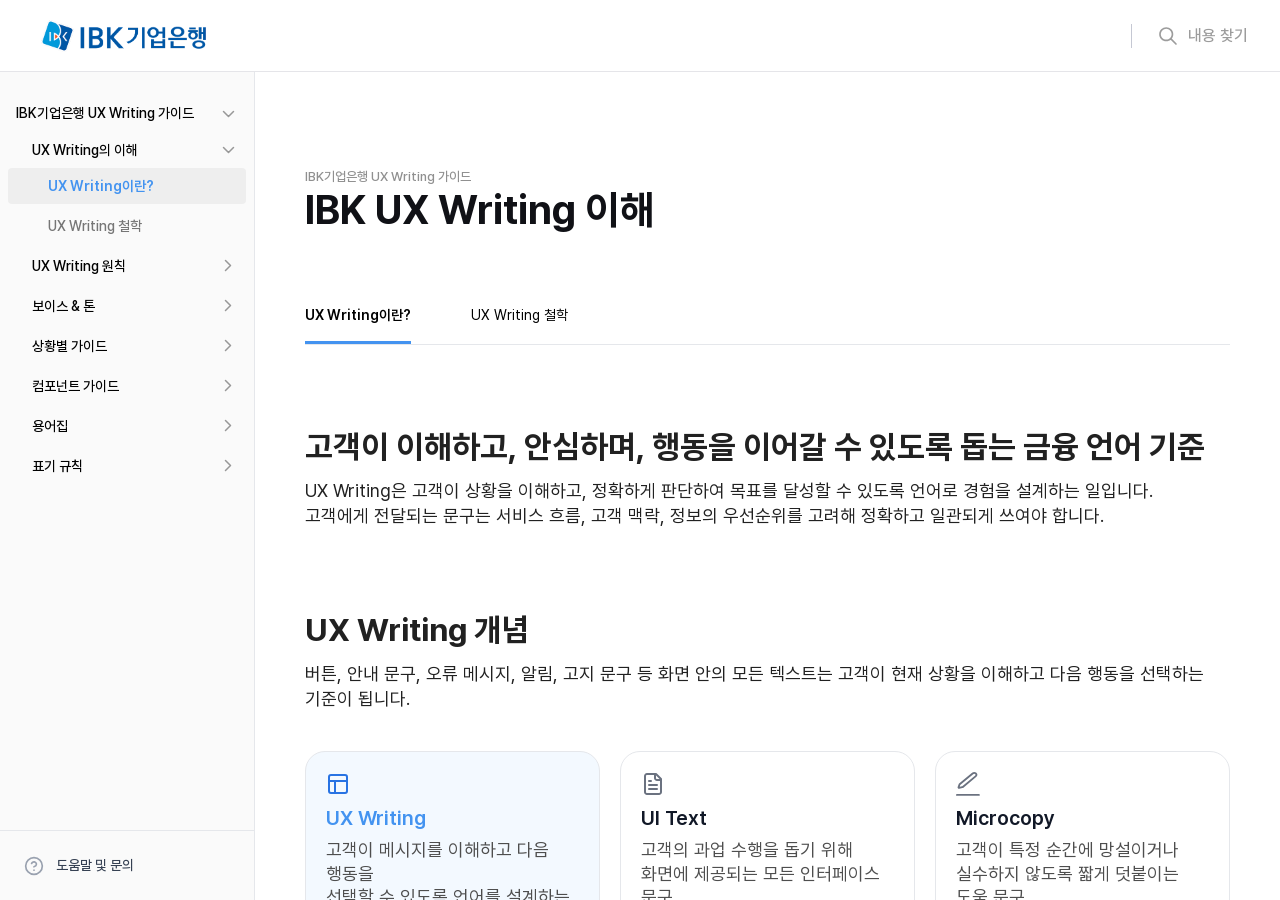
<file: pages/concept.html>
<!doctype html>
<html lang="ko">
  <head>
    <meta charset="UTF-8" />
    <meta name="viewport" content="width=device-width, initial-scale=1.0" />
    <title>IBK기업은행 UX Writing 가이드 : UX Writing 이해</title>
    <meta name="title" content="IBK기업은행 UX Writing 가이드 : UX Writing 원칙" />
    <meta name="author" content="하이유엑스컨설팅(하이UX)" />
    <meta name="description" content="고객이 이해하고, 안심하며, 행동을 이어갈 수 있도록 돕는 금융 언어 기준" />
    <meta name="keyword" content="IBK, IBK기업은행, UX Writing, UX 라이팅, UX 컨설팅, 하이유엑스컨설팅, 하이UX컨설팅" />
    <meta name="format-detection" content="telephone=no" />
    <meta property="og:locale" content="ko_KR" />
    <meta property="og:type" content="website" />
    <meta property="og:author" content="하이유엑스컨설팅(하이UX)" />
    <meta property="og:title" content="IBK기업은행 UX Writing 가이드 : UX Writing 원칙" />
    <meta property="og:site_name" content="IBK기업은행 UX Writing 가이드 : UX Writing 원칙" />
    <meta property="og:description" content="고객이 이해하고, 안심하며, 행동을 이어갈 수 있도록 돕는 금융 언어 기준" />
    <meta name="twitter:card" content="summary" />
    <meta name="twitter:title" content="IBK기업은행 UX Writing 가이드 : UX Writing 원칙" />
    <meta name="twitter:description" content="고객이 이해하고, 안심하며, 행동을 이어갈 수 있도록 돕는 금융 언어 기준" />
    <meta name="apple-mobile-web-app-title" content="IBK기업은행 UX Writing 가이드 : UX Writing 원칙" />
    <meta name="application-name" content="IBK기업은행 UX Writing 가이드 : UX Writing 원칙" />

    <link rel="stylesheet" type="text/css" href="../src/styles/css/style.css" />
  </head>
  <body>
    <div id="wrap" class="wrap">
      <!-- [HEADER] -->
      <header class="header">
        <div class="logo">
          <img src="../src/images/icon/logo.png" alt="IBK기업은행 로고" />
        </div>
        <div class="search-box">
          <div class="input-box">
            <input type="text" />
          </div>
          <button type="button" class="search-btn">내용 찾기</button>
        </div>
      </header>
      <!-- // [HEADER] -->

      <!-- [CONTAINER] -->
      <main class="container">
        <!-- LNB -->
        <aside class="lnb" aria-label="사이트 내비게이션">
          <nav class="nav">
            <ul class="depth-1">
              <li class="on">
                <a href="#" class="ux-guide">IBK기업은행 UX Writing 가이드</a>
                <ul class="depth-2" style="display: block">
                  <li class="on">
                    <a href="concept.html" class="ux-concept">UX Writing의 이해</a>
                    <ul class="depth-3" style="display: block">
                      <li class="active">
                        <button type="button" data-tab-target="conceptPage_tabBtn_1">UX Writing이란?</button>
                      </li>
                      <li>
                        <button type="button" data-tab-target="conceptPage_tabBtn_2">UX Writing 철학</button>
                      </li>
                    </ul>
                  </li>
                  <li>
                    <a href="rule.html" class="ux-rule">UX Writing 원칙</a>
                    <ul class="depth-3">
                      <li>
                        <button type="button" data-tab-target="rulePage_tabBtn_1">개요</button>
                      </li>
                      <li>
                        <button type="button" data-tab-target="rulePage_tabBtn_2">쉽게쓰기</button>
                      </li>
                      <li>
                        <button type="button" data-tab-target="rulePage_tabBtn_3">판단돕기</button>
                      </li>
                      <li>
                        <button type="button" data-tab-target="rulePage_tabBtn_4">안내하기</button>
                      </li>
                      <li>
                        <button type="button" data-tab-target="rulePage_tabBtn_5">맞춰 전달하기</button>
                      </li>
                    </ul>
                  </li>
                  <li>
                    <a href="voice.html" class="voice">보이스 & 톤</a>
                    <ul class="depth-3">
                      <li>
                        <button type="button" data-tab-target="voicePage_tabBtn_1">개요</button>
                      </li>
                      <li>
                        <button type="button" data-tab-target="voicePage_tabBtn_2">보이스</button>
                      </li>
                      <li>
                        <button type="button" data-tab-target="voicePage_tabBtn_3">톤</button>
                      </li>
                      <li>
                        <button type="button" data-tab-target="voicePage_tabBtn_4">톤 상세</button>
                      </li>
                    </ul>
                  </li>
                  <li>
                    <a href="situation.html" class="situation">상황별 가이드</a>
                    <ul class="depth-3">
                      <li class="active">
                        <button type="button" data-tab-target="situationPage_tabBtn_1">회원 가입</button>
                      </li>
                      <li>
                        <button type="button" data-tab-target="situationPage_tabBtn_2">인증</button>
                      </li>
                      <li>
                        <button type="button" data-tab-target="situationPage_tabBtn_3">상품 가입</button>
                      </li>
                      <li>
                        <button type="button" data-tab-target="situationPage_tabBtn_4">정보 조회</button>
                      </li>
                      <li>
                        <button type="button" data-tab-target="situationPage_tabBtn_5">이체 납부</button>
                      </li>
                      <li>
                        <button type="button" data-tab-target="situationPage_tabBtn_6">이용 관리</button>
                      </li>
                      <li>
                        <button type="button" data-tab-target="situationPage_tabBtn_7">서류 발급</button>
                      </li>
                      <li>
                        <button type="button" data-tab-target="situationPage_tabBtn_8">문제 해결</button>
                      </li>
                      <li>
                        <button type="button" data-tab-target="situationPage_tabBtn_9">기업 서비스</button>
                      </li>
                      <li>
                        <button type="button" data-tab-target="situationPage_tabBtn_10">발송 메시지</button>
                      </li>
                    </ul>
                  </li>
                  <li>
                    <a href="component.html" class="how-write">컴포넌트 가이드</a>
                    <ul class="depth-3">
                      <li class="active">
                        <button type="button" data-tab-target="componentPage_tabBtn_1">행동</button>
                        <ul class="depth-4">
                          <li>
                            <a href="#act-btn-1-1">확인 버튼 </a>
                          </li>
                          <li><a href="#act-btn-1-2">단일 액션 버튼</a></li>
                          <li><a href="#act-btn-1-3">이중 액션 버튼</a></li>
                          <li><a href="#act-btn-1-4">예/아니요 버튼</a></li>
                          <li><a href="#act-btn-1-5">적용 유무 버튼</a></li>
                          <li><a href="#act-btn-1-6">탭</a></li>
                          <li><a href="#act-btn-1-7">하단 내비게이션</a></li>
                          <li>
                            <a href="#act-btn-1-8">브레드크럼</a>
                          </li>
                        </ul>
                      </li>
                      <li>
                        <button type="button" data-tab-target="componentPage_tabBtn_2">입력</button>
                        <ul class="depth-4">
                          <li>
                            <a href="#act-btn-2-1">플레이스홀더</a>
                          </li>
                          <li><a href="#act-btn-2-2">정보 헬퍼텍스트</a></li>
                          <li><a href="#act-btn-2-3">오류 헬퍼텍스트</a></li>
                          <li><a href="#act-btn-2-4">체크박스</a></li>
                          <li><a href="#act-btn-2-5">라디오 버튼</a></li>
                          <li><a href="#act-btn-2-6">토글 스위치</a></li>
                          <li><a href="#act-btn-2-7">드롭다운</a></li>
                          <li><a href="#act-btn-2-8">슬라이더</a></li>
                        </ul>
                      </li>
                      <li>
                        <button type="button" data-tab-target="componentPage_tabBtn_3">정보 표시</button>
                        <ul class="depth-4">
                          <li>
                            <a href="#act-btn-3-1">리스트</a>
                          </li>
                          <li><a href="#act-btn-3-2">진행 단계</a></li>
                          <li><a href="#act-btn-3-3">인포 박스</a></li>
                          <li><a href="#act-btn-3-4">배너</a></li>
                          <li><a href="#act-btn-3-5">툴팁</a></li>
                          <li><a href="#act-btn-3-6">팝오버</a></li>
                          <li><a href="#act-btn-3-7">라벨</a></li>
                          <li>
                            <a href="#act-btn-3-8">칩</a>
                          </li>
                        </ul>
                      </li>
                      <li>
                        <button type="button" data-tab-target="componentPage_tabBtn_4">피드백</button>
                        <ul class="depth-4">
                          <li>
                            <a href="#act-btn-4-1">행동 결과 토스트</a>
                          </li>
                          <li><a href="#act-btn-4-2">처리 결과 토스트</a></li>
                          <li><a href="#act-btn-4-3">안내 팝업</a></li>
                          <li><a href="#act-btn-4-4">오류 팝업</a></li>
                          <li><a href="#act-btn-4-5">확인 팝업</a></li>
                          <li><a href="#act-btn-4-6">안내/행동 바텀시트</a></li>
                          <li><a href="#act-btn-4-7">선택/입력 바텀시트</a></li>
                          <li><a href="#act-btn-4-8">데이터 없음</a></li>
                        </ul>
                      </li>
                      <li>
                        <button type="button" data-tab-target="componentPage_tabBtn_5">메시지</button>
                        <ul class="depth-4">
                          <li>
                            <a href="#act-btn-5-1">완료 메시지</a>
                          </li>
                          <li><a href="#act-btn-5-2">오류/거절 메시지</a></li>
                          <li><a href="#act-btn-5-3">소개 메시지</a></li>
                          <li><a href="#act-btn-5-4">행동 요청 메시지</a></li>
                          <li><a href="#act-btn-5-5">유의사항</a></li>
                        </ul>
                      </li>
                    </ul>
                  </li>
                  <li>
                    <a href="glossary.html" class="glossary">용어집</a>
                    <ul class="depth-3">
                      <li>
                        <button type="button" data-tab-target="glossary_tabBtn_1">개요</button>
                      </li>
                      <li>
                        <button type="button" data-tab-target="glossary_tabBtn_2">대출/거래 용어</button>
                      </li>
                      <li>
                        <button type="button" data-tab-target="glossary_tabBtn_3">금액/기간 용어</button>
                      </li>
                      <li>
                        <button type="button" data-tab-target="glossary_tabBtn_4">신청/안내/행동 용어</button>
                      </li>
                      <li>
                        <button type="button" data-tab-target="glossary_tabBtn_5">서비스/상품 명칭</button>
                      </li>
                      <li>
                        <button type="button" data-tab-target="glossary_tabBtn_6">한자어</button>
                      </li>
                      <li>
                        <button type="button" data-tab-target="glossary_tabBtn_7">외래어/약어/지시어</button>
                      </li>
                      <li>
                        <button type="button" data-tab-target="glossary_tabBtn_8">피해야 할 표현</button>
                      </li>
                    </ul>
                  </li>
                  <li>
                    <a href="notation.html" class="notation">표기 규칙</a>
                    <ul class="depth-3">
                      <li class="active">
                        <button type="button" data-tab-target="notationPage_tabBtn_1">개요</button>
                      </li>
                      <li>
                        <button type="button" data-tab-target="notationPage_tabBtn_2">숫자/금액</button>
                      </li>
                      <li>
                        <button type="button" data-tab-target="notationPage_tabBtn_3">날짜/시간</button>
                      </li>
                      <li>
                        <button type="button" data-tab-target="notationPage_tabBtn_4">문장 부호</button>
                      </li>
                      <li>
                        <button type="button" data-tab-target="notationPage_tabBtn_5">전화번호/인터넷주소(URL)</button>
                      </li>
                      <li>
                        <button type="button" data-tab-target="notationPage_tabBtn_6">맞춤법/띄어쓰기</button>
                      </li>
                      <li>
                        <button type="button" data-tab-target="notationPage_tabBtn_7">-해요/-하십시오체</button>
                      </li>
                      <li>
                        <button type="button" data-tab-target="notationPage_tabBtn_8">-하기형/명사형</button>
                      </li>
                    </ul>
                  </li>
                </ul>
              </li>
            </ul>
          </nav>
          <div class="help">
            <a href="/">도움말 및 문의</a>
          </div>
        </aside>
        <!-- // LNB -->
        <!-- CONTENTS -->
        <div class="content concept" aria-label="IBK UX Writing 이해 콘텐츠">
          <div class="page-title-box">
            <span class="sub-tit">IBK기업은행 UX Writing 가이드</span>
            <h1 class="page-tit">IBK UX Writing 이해</h1>
          </div>
          <div class="page__tab">
            <div class="page__tab-list" role="tablist" aria-label="페이지 탭">
              <button type="button" class="tab-btn" role="tab" id="conceptPage_tabBtn_1" aria-controls="conceptPage_tabPanel_1" aria-selected="true">UX Writing이란?</button>
              <button type="button" class="tab-btn" role="tab" id="conceptPage_tabBtn_2" aria-controls="conceptPage_tabPanel_2" aria-selected="false">UX Writing 철학</button>
            </div>
            <div class="page-tabs__cnt">
              <!-- TAB : IBK UX Writing 이해 -->
              <div class="page-tabs__panel" role="tabpanel" id="conceptPage_tabPanel_1" aria-labelledby="conceptPage_tabBtn_1" tabindex="0">
                <div class="cnt-box">
                  <h2 class="cnt-tit">고객이 이해하고, 안심하며, 행동을 이어갈 수 있도록 돕는 금융 언어 기준</h2>
                  <p>UX Writing은 고객이 상황을 이해하고, 정확하게 판단하여 목표를 달성할 수 있도록 언어로 경험을 설계하는 일입니다.<br />고객에게 전달되는 문구는 서비스 흐름, 고객 맥락, 정보의 우선순위를 고려해 정확하고 일관되게 쓰여야 합니다.</p>
                </div>
                <div class="cnt-box">
                  <h2 class="cnt-tit">UX Writing 개념</h2>
                  <p>버튼, 안내 문구, 오류 메시지, 알림, 고지 문구 등 화면 안의 모든 텍스트는 고객이 현재 상황을 이해하고 다음 행동을 선택하는 기준이 됩니다.</p>
                  <div class="concept__work">
                    <div class="grid border repeat-3 gap-20">
                      <div class="box ux">
                        <strong>UX Writing</strong>
                        <p>고객이 메시지를 이해하고 다음 행동을<br />선택할 수 있도록 언어를 설계하는 일<br /><br />예: 정보 순서 설계, 용어 기준, 버튼명 기준, 오류·완료 안내 기준 등</p>
                      </div>
                      <div class="box ui">
                        <strong>UI Text</strong>
                        <p>고객의 과업 수행을 돕기 위해<br />화면에 제공되는 모든 인터페이스 문구<br /><br />예: 화면 제목, 설명, 버튼, 탭, 레이블, 입력 안내, 오류·완료 메시지 등</p>
                      </div>
                      <div class="box micro">
                        <strong>Microcopy</strong>
                        <p>고객이 특정 순간에 망설이거나<br />실수하지 않도록 짧게 덧붙이는 도움 문구<br /><br />예: 입력 조건, 오류 원인, 보안 안내, 도움말, 다음 행동 안내 등</p>
                      </div>
                    </div>
                  </div>
                </div>
                <div class="cnt-box">
                  <h2 class="cnt-tit">해석과 행동을 바꾸는 문구</h2>
                  <p>UX Writing은 사용자의 신뢰와 행동 결정, 만족도와 오류 경험에 영향을 미칩니다[1].</p>
                  <div class="concept__effect">
                    <div class="grid repeat-4 gap-20">
                      <div class="box">
                        <strong>정보 확인</strong>
                        <p>필요한 정보가 먼저 보이는가</p>
                      </div>
                      <div class="box">
                        <strong>상황 이해</strong>
                        <p>현재 상황을 인지할 수 있는가</p>
                      </div>
                      <div class="box">
                        <strong>진행 판단</strong>
                        <p>이대로 진행해도 괜찮은가</p>
                      </div>
                      <div class="box">
                        <strong>행동 선택</strong>
                        <p>다음에 무엇을 해야 하는가</p>
                      </div>
                    </div>
                  </div>
                </div>
                <div class="cnt-box">
                  <h2 class="cnt-tit">디지털 금융 서비스에 UX Writing이 필요한 이유</h2>
                  <div class="concept__why">
                    <div class="grid repeat-2 gap-24 border">
                      <div class="box nt-1">
                        <strong>고객 신뢰 강화</strong>
                        <p>
                          금액, 조건, 제한, 결과를 오해 없이 전달하여<br />
                          안심하고 거래할 수 있도록 돕습니다.
                        </p>
                      </div>
                      <div class="box nt-2">
                        <strong>서비스 일관성 확보</strong>
                        <p>앱, 웹, 알림톡, SMS/LMS 등 모든 채널에서<br />일관된 기준으로 안내합니다.</p>
                      </div>
                      <div class="box nt-3">
                        <strong>실무 적용성 향상</strong>
                        <p>기획자, 디자이너, 검수자가 일관된 기준으로<br />문구를 작성하고 적절성을 판단할 수 있도록 돕습니다.</p>
                      </div>
                      <div class="box nt-4">
                        <strong>운영 효율 개선</strong>
                        <p>
                          예문, 용어집, 체크리스트로<br />
                          반복되는 문구 작성과 검수 시간을 줄입니다.
                        </p>
                      </div>
                    </div>
                  </div>
                </div>
                <div class="cnt-box">
                  <h2 class="cnt-tit">좋은 UX Writing을 위한 4가지 공통 작성 기준</h2>
                  <div class="concept__standard">
                    <div class="common-table">
                      <table>
                        <colgroup>
                          <col style="width: 200px" />
                        </colgroup>
                        <thead>
                          <tr>
                            <th>작성 기준</th>
                            <th>내용</th>
                          </tr>
                        </thead>
                        <tbody>
                          <tr>
                            <td>
                              정확하게
                              <span>Clear</span>
                            </td>
                            <td>
                              <p>고객이 오해 없이 이해할 수 있도록 필요한 정보를 정확하게 제공하고, 핵심 내용을 먼저 안내합니다.</p>
                              <div class="grid repeat-2">
                                <div class="box cnt-q">
                                  <p>점검 질문</p>
                                  <span
                                    >이 문구를 처음 보는 고객도 헷갈리지 않고<br />
                                    명확하게 이해할 수 있나요?</span
                                  >
                                </div>
                                <div class="box cnt-a">
                                  <p>확인 기준</p>
                                  <span>핵심 정보(금액·기한·조건)를 먼저 제시했는지,<br />모호하거나 중의적인 표현은 없는지 확인합니다.</span>
                                </div>
                              </div>
                            </td>
                          </tr>
                          <tr>
                            <td>
                              간결하게
                              <span>Concise</span>
                            </td>
                            <td>
                              <p>핵심만 남기고, 중복되거나 불필요한 표현은 사용하지 않습니다.</p>
                              <div class="grid repeat-2">
                                <div class="box cnt-q">
                                  <p>점검 질문</p>
                                  <span
                                    >불필요한 수식어나 중복 표현 없이<br />
                                    핵심만 써져 있나요?</span
                                  >
                                </div>
                                <div class="box cnt-a">
                                  <p>확인 기준</p>
                                  <span>불필요한 수식어와 중복 표현을 줄이고,<br />핵심만 전달되는지 확인합니다.</span>
                                </div>
                              </div>
                            </td>
                          </tr>
                          <tr>
                            <td>
                              일관되게
                              <span>Consistent</span>
                            </td>
                            <td>
                              <p>같은 의미는 같은 표현으로 통일하여 모든 화면에서 일관된 기준을 사용합니다.</p>
                              <div class="grid repeat-2">
                                <div class="box cnt-q">
                                  <p>점검 질문</p>
                                  <span>같은 의미를 화면마다 다른 용어로<br />쓰고 있지 않나요?</span>
                                </div>
                                <div class="box cnt-a">
                                  <p>확인 기준</p>
                                  <span>용어집/표기 규칙에 정의된 문구를 기준대로 썼는지,<br />종결어미가 통일되었는지 확인합니다.</span>
                                </div>
                              </div>
                            </td>
                          </tr>
                          <tr>
                            <td>
                              고객 친화적으로
                              <span>User-friendly</span>
                            </td>
                            <td>
                              <p>익숙하지 않은 금융용어 대신 고객의 언어를 사용하여 어렵고 낯선 표현을 쉽게 이해할 수 있도록 바꿉니다.</p>
                              <div class="grid repeat-2">
                                <div class="box cnt-q">
                                  <p>점검 질문</p>
                                  <span>익숙하지 않은 금융용어를 고객이 일상에서<br />사용하는 표현으 로 바꿀 수 있나요?</span>
                                </div>
                                <div class="box cnt-a">
                                  <p>확인 기준</p>
                                  <span>어려운 용어를 고객이 이해할 수 있는 말로 바꿨는지,<br />일상에서 쓰는 표현인지 확인합니다.</span>
                                </div>
                              </div>
                            </td>
                          </tr>
                        </tbody>
                      </table>
                    </div>
                  </div>
                </div>
                <div class="cnt-box">
                  <h3 class="cnt-sub-tit">연금 목표 선택 문구 개선 타행 사례 [2]</h3>
                  <div class="concept__case nt-1">
                    <div class="grid repeat-2">
                      <div class="box before">
                        <span>기존 문구</span>
                        <img src="../src/images/img/concept_case_1-1.png" alt="연금 솔루션의 목표를 선택해 주세요." />
                      </div>
                      <div class="box after">
                        <span>개선 문구</span>
                        <img src="../src/images/img/concept_case_1-2.png" alt="연금 계좌로 어떤 목표를 준비하고 계신가요?" />
                      </div>
                    </div>
                    <strong> 전문·행정 중심 용어에서 고객 중심 언어로<br />변경하여 이해도를 개선했습니다. </strong>
                    <p>사례 출처 : 스위스 Raiffeisen 은행</p>
                  </div>
                </div>
                <div class="cnt-box">
                  <h3 class="cnt-sub-tit">소상공인 계좌 정보요청 문구 개선 타행 사례 [3]</h3>
                  <div class="concept__case nt-2">
                    <div class="grid repeat-2">
                      <div class="box before">
                        <span>기존 문구</span>
                        <img src="../src/images/img/concept_case_2-1.png" alt="수익적 소유자를 추가하세요." />
                      </div>
                      <div class="box after">
                        <span>개선 문구</span>
                        <img src="../src/images/img/concept_case_2-2.png" alt=" 사업의 다른 소유자 정보를 입력해 주세요." />
                      </div>
                    </div>
                    <strong> 은행 중심의 법률 용어를 고객 중심 맥락의 설명형 문구로 개선하여<br />이탈 지점을 해결하고, 계좌 개설 완료율을 높였습니다. </strong>
                    <p>사례 출처 : 미국 Capital One 은행</p>
                  </div>
                </div>

                <div class="reference-box">
                  <ol>
                    <li>
                      [1] Tversky, A., & Kahneman, D. (1981). The framing of decisions and the psychology of choice. Science, 211(4481), 453–458.

                      <a href="https://doi.org/10.1126/science.7455683" target="_blank">https://doi.org/10.1126/science.7455683</a>
                    </li>
                    <li>
                      [2] Pieracci, C. (2021, November 4). UX writing at work – a case study. Liip.

                      <a href="https://www.liip.ch/en/blog/ux-writing-at-work-a-case-study" target="_blank">https://www.liip.ch/en/blog/ux-writing-at-work-a-case-study</a>
                    </li>
                    <li>
                      [3] Walsh, S. Z. (2016, November). Design the conversation: A case study on making a digital banking experience clear and human [Slide deck]. SlideShare.
                      <a href="https:/www.slideshare.net/slideshow/design-the-conversation-a-case-study-on-making-digital-banking-clear-and-human/68270533" target="_blank">https:/www.slideshare.net/slideshow/design-the-conversation-a-case-study-on-making-digital-banking-clear-and-human/68270533</a>
                    </li>
                    <li>
                      [4] U.S. Securities and Exchange Commission. (1998). A plain English handbook: How to create clear SEC disclosure documents. Office of Investor Education and Assistance.
                      <a href="https://www.sec.gov/pdf/handbook.pdf" target="_blank">https://www.sec.gov/pdf/handbook.pdf</a>
                    </li>
                    <li>
                      [5] Nielsen, J. (2006, April 16). F-shaped pattern for reading web content. Nielsen Norman Group.
                      <a href="https://www.nngroup.com/articles/f-shaped-pattern-reading-web-content-discovered/" target="_blank">https://www.nngroup.com/articles/f-shaped-pattern-reading-web-content-discovered/</a>
                    </li>
                    <li>
                      [6] Nielsen, J. (1994, April 24). 10 usability heuristics for user interface design. Nielsen Norman Group.
                      <a href="https://www.nngroup.com/articles/ten-usability-heuristics/" target="_blank">https://www.nngroup.com/articles/ten-usability-heuristics/</a>
                    </li>
                    <li>[7] Shneiderman, B., Plaisant, C., Cohen, M., Jacobs, S., Elmqvist, N., & Diakopoulos, N. (2016). Designing the user interface: Strategies for effective human-computer interaction (6th ed.). Pearson.</li>
                  </ol>
                </div>
              </div>
              <!-- // TAB : IBK UX Writing 이해 -->
              <!-- TAB : UX Writing 철학 -->
              <div class="page-tabs__panel" role="tabpanel" id="conceptPage_tabPanel_2" aria-labelledby="conceptPage_tabBtn_2" tabindex="-1" hidden>
                <div class="cnt-box">
                  <h2 class="cnt-tit">IBK기업은행의 핵심가치와 UX 철학을 바탕으로<br />고객이 안심하고 금융 업무를 수행하도록 돕는 언어</h2>
                  <p class="mt-16">
                    IBK기업은행의 UX Writing 원칙은 ‘고객과 함께’라는 핵심가치를 고객의 디지털 금융 경험에 반영하는 원칙입니다.<br />고객에게 익숙한 사용 흐름은 고려하고, 복잡한 금융 정보는 이해하기 쉽게 정리하며, 예측 가능한 경험을 제공합니다.<br />이를 통해 고객이
                    <b>금융 정보를 올바르게 이해하고, 상황에 맞게 판단하여, 필요한 다음 행동을 자연스럽게 이어갈 수 있도록 돕습니다.</b>
                  </p>
                  <div class="concept__ibk-visual">
                    <div class="img">
                      <img src="../src/images/img/concept_visual.png" alt="IBK기업은행 UX Writing" />
                    </div>
                    <div class="table">
                      <table>
                        <colgroup>
                          <col style="width: 235px" />
                        </colgroup>
                        <tbody>
                          <tr>
                            <th class="text-left">쉽게 이해되는 금융 정보</th>
                            <td>
                              <strong>금융 정보를 고객이 이해할 수 있는 형태로 바꿉니다.</strong>
                              <p>내부 용어와 업무 기준을 그대로 전달하지 않고, 고객의 실제 이용 흐름에 맞춰 이해하기 쉽게 정리합니다.</p>
                            </td>
                          </tr>
                          <tr>
                            <th class="text-left">상황에 맞는 판단 지원</th>
                            <td>
                              <strong>고객이 자신의 상황에 맞게 판단할 수 있도록 돕습니다.</strong>
                              <p>고객의 상황과 과업의 중요도에 따라 필요한 정보를 먼저 제공하고, 고객에게 미치는 영향을 분명히 제공해 판단을 돕습니다.</p>
                            </td>
                          </tr>
                          <tr>
                            <th class="text-left">명확한 다음 행동 안내</th>
                            <td>
                              <strong>고객이 다음에 무엇을 해야 하는지 바로 알 수 있게 합니다.</strong>
                              <p>현재 상태, 처리 결과, 다음 행동을 명확히 안내합니다. 오류 상황에서도 고객이 과업을 이어갈 수 있도록 이유와 대안을 함께 제시합니다.</p>
                            </td>
                          </tr>
                        </tbody>
                      </table>
                    </div>
                  </div>
                </div>
                <div class="cnt-box">
                  <h2 class="cnt-tit">IBK기업은행 UX Writing을 이루는 다섯 가지 가치</h2>
                  <p>
                    IBK기업은행의 브랜드 가치와 운영 데이터를 분석하여 UX Writing의 바탕이 되는 다섯 가지 가치를 세웠습니다.<br />
                    고객이 금융 업무를 쉽게 이해하고, 화면과 채널이 달라도 일관된 언어 경험을 할 수 있도록 돕습니다.
                  </p>
                  <div class="concept__ibk-system">
                    <div class="circle">
                      <div class="box">
                        <strong>혁신</strong>
                        <p>새로운 가치와 경험</p>
                      </div>
                      <div class="box">
                        <strong>존중</strong>
                        <p>기존 사용성 존중</p>
                      </div>
                      <div class="box">
                        <strong>신뢰</strong>
                        <p>믿을 수 있는 경험</p>
                      </div>
                      <div class="box">
                        <strong>고객중심</strong>
                        <p>고객 요구 우선</p>
                      </div>
                      <div class="box">
                        <strong>일관성</strong>
                        <p>예측 가능한 경험</p>
                      </div>
                    </div>
                    <div class="blue-num-list">
                      <ol>
                        <li>
                          <strong>혁신</strong>
                          <p>디지털 금융 변화에 맞춰, 고객이 새로운 서비스도 쉽게 이해하고 이용할 수 있도록 언어 가이드를 수립합니다.</p>
                        </li>
                        <li>
                          <strong>존중</strong>
                          <p>금융 업무에 익숙한 사용 흐름과 필수 용어는 유지하되, 고객이 이해하기 어려운 부분은 명확하게 개선합니다.</p>
                        </li>
                        <li>
                          <strong>신뢰</strong>
                          <p>금액, 조건, 결과, 유의사항을 정확하게 전달하여 금융 업무의 불안을 줄이고, 믿을 수 있는 서비스를 제공합니다.</p>
                        </li>
                        <li>
                          <strong>고객중심</strong>
                          <p>은행의 처리 기준보다는 고객이 무엇을 하려는지를 먼저 생각하여 핵심 정보를 먼저 제공합니다.</p>
                        </li>
                        <li>
                          <strong>일관성</strong>
                          <p>같은 의미는 같은 표현으로 쓰고, 화면과 채널이 달라도 동일한 구조로 안내하여 일관된 경험을 제공합니다.</p>
                        </li>
                      </ol>
                    </div>
                  </div>
                </div>
                <div class="cnt-box">
                  <h2 class="cnt-tit">고객 경험 기반의 원칙 세분화</h2>
                  <p>다섯 가지 가치를 바탕으로 고객이 금융 서비스를 이용하는 과정(이해, 판단, 행동, 맥락)에 따라 UX Writing 원칙을 4가지로 정리했습니다.</p>
                  <div class="concept__ibk-rule">
                    <div class="grid repeat-4 gap-16">
                      <div class="box">
                        <div class="top">
                          <h3>1. 이해</h3>
                          <p>어려운 금융 정보는 쉽게,<br />같은 의미는 일관되게 전달합니다.</p>
                        </div>
                        <div class="bottom">
                          <strong class="step-tit">
                            <span>원칙1.</span>
                            쉽고 일관되게 쓰기
                          </strong>
                          <div class="voicetone">
                            <div class="voice">
                              <span>보이스</span>
                              <div class="flex-row">
                                <p>책임있는</p>
                              </div>
                            </div>
                            <div class="tone">
                              <span>톤</span>
                              <div class="flex-row">
                                <p>믿음직한</p>
                                <p>유용한</p>
                              </div>
                            </div>
                          </div>
                        </div>
                      </div>
                      <div class="box">
                        <div class="top">
                          <h3>2. 판단</h3>
                          <p>
                            선택에 필요한 조건과 영향을<br />
                            먼저 확인해야 합니다.
                          </p>
                        </div>
                        <div class="bottom">
                          <strong class="step-tit">
                            <span>원칙2.</span>
                            판단을 돕는 정보 제공하기
                          </strong>
                          <div class="voicetone">
                            <div class="voice">
                              <span>보이스</span>
                              <div class="flex-row">
                                <p>책임있는</p>
                                <p>함께하는</p>
                              </div>
                            </div>
                            <div class="tone">
                              <span>톤</span>
                              <div class="flex-row">
                                <p>믿음직한</p>
                                <p>유용한</p>
                              </div>
                            </div>
                          </div>
                        </div>
                      </div>
                      <div class="box">
                        <div class="top">
                          <h3>3. 행동</h3>
                          <p>현재 상태와 문제를 파악하고,<br />다음 행동으로 이어가도록 합니다.</p>
                        </div>
                        <div class="bottom">
                          <strong class="step-tit">
                            <span>원칙3.</span>
                            명확히 안내하기
                          </strong>
                          <div class="voicetone">
                            <div class="voice">
                              <span>보이스</span>
                              <div class="flex-row">
                                <p>함께하는</p>
                                <p>배려하는</p>
                              </div>
                            </div>
                            <div class="tone">
                              <span>톤</span>
                              <div class="flex-row">
                                <p>명료한</p>
                                <p>친절한</p>
                                <p>믿음직한</p>
                              </div>
                            </div>
                          </div>
                        </div>
                      </div>
                      <div class="box">
                        <div class="top">
                          <h3>4. 맥락</h3>
                          <p>고객과 상황에 맞게<br />정보량과 표현을 조절합니다.</p>
                        </div>
                        <div class="bottom">
                          <strong class="step-tit">
                            <span>원칙4.</span>
                            상황에 맞게 전달하기
                          </strong>
                          <div class="voicetone">
                            <div class="voice">
                              <span>보이스</span>
                              <div class="flex-row">
                                <p>책임있는</p>
                                <p>함께하는</p>
                              </div>
                            </div>
                            <div class="tone">
                              <span>톤</span>
                              <div class="flex-row">
                                <p>명료한</p>
                                <p>유용한</p>
                              </div>
                            </div>
                          </div>
                        </div>
                      </div>
                    </div>
                  </div>
                </div>
              </div>
              <!-- // TAB : UX Writing 철학 -->
            </div>
          </div>
        </div>
        <!-- // CONTENTS -->
      </main>
      <!-- // [CONTAINER] -->
    </div>

    <script src="../src/js/main.js"></script>
  </body>
</html>
</file>
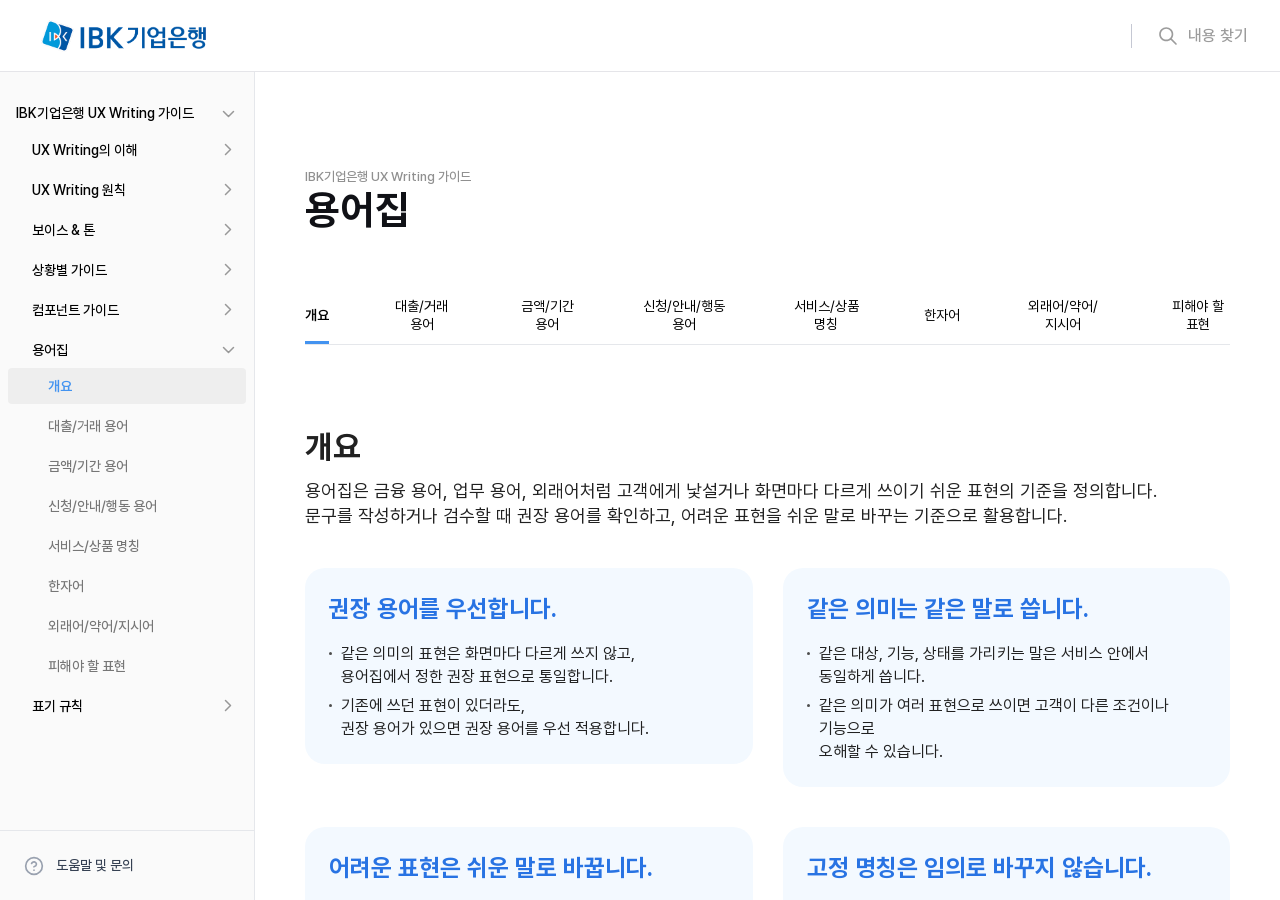
<file: pages/glossary.html>
<!doctype html>
<html lang="ko">
  <head>
    <meta charset="UTF-8" />
    <meta name="viewport" content="width=device-width, initial-scale=1.0" />
    <title>IBK기업은행 UX Writing 가이드 : 용어집</title>
    <meta name="title" content="IBK기업은행 UX Writing 가이드 : 용어집" />
    <meta name="author" content="하이유엑스컨설팅(하이UX)" />
    <meta name="description" content="고객이 금융 정보를 쉽게 이해하고, 상황에 맞게 판단하며, 다음 행동을 명확히 알 수 있도록 돕습니다." />
    <meta name="keyword" content="IBK, IBK기업은행, UX Writing, UX 라이팅, UX 컨설팅, 하이유엑스컨설팅, 하이UX컨설팅" />
    <meta name="format-detection" content="telephone=no" />
    <meta property="og:locale" content="ko_KR" />
    <meta property="og:type" content="website" />
    <meta property="og:author" content="하이유엑스컨설팅(하이UX)" />
    <meta property="og:title" content="IBK기업은행 UX Writing 가이드 : 용어집" />
    <meta property="og:site_name" content="IBK기업은행 UX Writing 가이드 : 용어집" />
    <meta property="og:description" content="고객이 금융 정보를 쉽게 이해하고, 상황에 맞게 판단하며, 다음 행동을 명확히 알 수 있도록 돕습니다." />
    <meta name="twitter:card" content="summary" />
    <meta name="twitter:title" content="IBK기업은행 UX Writing 가이드 : 용어집" />
    <meta name="twitter:description" content="고객이 금융 정보를 쉽게 이해하고, 상황에 맞게 판단하며, 다음 행동을 명확히 알 수 있도록 돕습니다." />
    <meta name="apple-mobile-web-app-title" content="IBK기업은행 UX Writing 가이드 : 용어집" />
    <meta name="application-name" content="IBK기업은행 UX Writing 가이드 : 용어집" />

    <link rel="stylesheet" type="text/css" href="../src/styles/css/style.css" />
  </head>
  <body>
    <div id="wrap" class="wrap">
      <!-- [HEADER] -->
      <header class="header">
        <div class="logo">
          <img src="../src/images/icon/logo.png" alt="IBK기업은행 로고" />
        </div>
        <div class="search-box">
          <div class="input-box">
            <input type="text" />
          </div>
          <button type="button" class="search-btn">내용 찾기</button>
        </div>
      </header>
      <!-- // [HEADER] -->

      <!-- [CONTAINER] -->
      <main class="container">
        <!-- LNB -->
        <aside class="lnb" aria-label="사이트 내비게이션">
          <nav class="nav">
            <ul class="depth-1">
              <li class="on">
                <a href="#" class="ux-guide">IBK기업은행 UX Writing 가이드</a>
                <ul class="depth-2">
                  <li>
                    <a href="concept.html" class="ux-concept">UX Writing의 이해</a>
                    <ul class="depth-3">
                      <li>
                        <button type="button" data-tab-target="conceptPage_tabBtn_1">UX Writing이란?</button>
                      </li>
                      <li>
                        <button type="button" data-tab-target="conceptPage_tabBtn_2">UX Writing 철학</button>
                      </li>
                    </ul>
                  </li>
                  <li>
                    <a href="rule.html" class="ux-rule">UX Writing 원칙</a>
                    <ul class="depth-3">
                      <li>
                        <button type="button" data-tab-target="rulePage_tabBtn_1">개요</button>
                      </li>
                      <li>
                        <button type="button" data-tab-target="rulePage_tabBtn_2">쉽게쓰기</button>
                      </li>
                      <li>
                        <button type="button" data-tab-target="rulePage_tabBtn_3">판단돕기</button>
                      </li>
                      <li>
                        <button type="button" data-tab-target="rulePage_tabBtn_4">안내하기</button>
                      </li>
                      <li>
                        <button type="button" data-tab-target="rulePage_tabBtn_5">맞춰 전달하기</button>
                      </li>
                    </ul>
                  </li>
                  <li>
                    <a href="voice.html" class="voice">보이스 & 톤</a>
                    <ul class="depth-3">
                      <li class="active">
                        <button type="button" data-tab-target="glossary_tabBtn_1">개요</button>
                      </li>
                      <li>
                        <button type="button" data-tab-target="glossary_tabBtn_2">보이스</button>
                      </li>
                      <li>
                        <button type="button" data-tab-target="glossary_tabBtn_3">톤</button>
                      </li>
                      <li>
                        <button type="button" data-tab-target="glossary_tabBtn_4">톤 상세</button>
                      </li>
                    </ul>
                  </li>
                  <li>
                    <a href="situation.html" class="situation">상황별 가이드</a>
                    <ul class="depth-3">
                      <li class="active">
                        <button type="button" data-tab-target="situationPage_tabBtn_1">회원 가입</button>
                      </li>
                      <li>
                        <button type="button" data-tab-target="situationPage_tabBtn_2">인증</button>
                      </li>
                      <li>
                        <button type="button" data-tab-target="situationPage_tabBtn_3">상품 가입</button>
                      </li>
                      <li>
                        <button type="button" data-tab-target="situationPage_tabBtn_4">정보 조회</button>
                      </li>
                      <li>
                        <button type="button" data-tab-target="situationPage_tabBtn_5">이체 납부</button>
                      </li>
                      <li>
                        <button type="button" data-tab-target="situationPage_tabBtn_6">이용 관리</button>
                      </li>
                      <li>
                        <button type="button" data-tab-target="situationPage_tabBtn_7">서류 발급</button>
                      </li>
                      <li>
                        <button type="button" data-tab-target="situationPage_tabBtn_8">문제 해결</button>
                      </li>
                      <li>
                        <button type="button" data-tab-target="situationPage_tabBtn_9">기업 서비스</button>
                      </li>
                      <li>
                        <button type="button" data-tab-target="situationPage_tabBtn_10">발송 메시지</button>
                      </li>
                    </ul>
                  </li>
                  <li>
                    <a href="component.html" class="how-write">컴포넌트 가이드</a>
                    <ul class="depth-3">
                      <li class="active">
                        <button type="button" data-tab-target="componentPage_tabBtn_1">행동</button>
                        <ul class="depth-4">
                          <li>
                            <a href="#act-btn-1-1">확인 버튼 </a>
                          </li>
                          <li><a href="#act-btn-1-2">단일 액션 버튼</a></li>
                          <li><a href="#act-btn-1-3">이중 액션 버튼</a></li>
                          <li><a href="#act-btn-1-4">예/아니요 버튼</a></li>
                          <li><a href="#act-btn-1-5">적용 유무 버튼</a></li>
                          <li><a href="#act-btn-1-6">탭</a></li>
                          <li><a href="#act-btn-1-7">하단 내비게이션</a></li>
                          <li>
                            <a href="#act-btn-1-8">브레드크럼</a>
                          </li>
                        </ul>
                      </li>
                      <li>
                        <button type="button" data-tab-target="componentPage_tabBtn_2">입력</button>
                        <ul class="depth-4">
                          <li>
                            <a href="#act-btn-2-1">플레이스홀더</a>
                          </li>
                          <li><a href="#act-btn-2-2">정보 헬퍼텍스트</a></li>
                          <li><a href="#act-btn-2-3">오류 헬퍼텍스트</a></li>
                          <li><a href="#act-btn-2-4">체크박스</a></li>
                          <li><a href="#act-btn-2-5">라디오 버튼</a></li>
                          <li><a href="#act-btn-2-6">토글 스위치</a></li>
                          <li><a href="#act-btn-2-7">드롭다운</a></li>
                          <li><a href="#act-btn-2-8">슬라이더</a></li>
                        </ul>
                      </li>
                      <li>
                        <button type="button" data-tab-target="componentPage_tabBtn_3">정보 표시</button>
                        <ul class="depth-4">
                          <li>
                            <a href="#act-btn-3-1">리스트</a>
                          </li>
                          <li><a href="#act-btn-3-2">진행 단계</a></li>
                          <li><a href="#act-btn-3-3">인포 박스</a></li>
                          <li><a href="#act-btn-3-4">배너</a></li>
                          <li><a href="#act-btn-3-5">툴팁</a></li>
                          <li><a href="#act-btn-3-6">팝오버</a></li>
                          <li><a href="#act-btn-3-7">라벨</a></li>
                          <li>
                            <a href="#act-btn-3-8">칩</a>
                          </li>
                        </ul>
                      </li>
                      <li>
                        <button type="button" data-tab-target="componentPage_tabBtn_4">피드백</button>
                        <ul class="depth-4">
                          <li>
                            <a href="#act-btn-4-1">행동 결과 토스트</a>
                          </li>
                          <li><a href="#act-btn-4-2">처리 결과 토스트</a></li>
                          <li><a href="#act-btn-4-3">안내 팝업</a></li>
                          <li><a href="#act-btn-4-4">오류 팝업</a></li>
                          <li><a href="#act-btn-4-5">확인 팝업</a></li>
                          <li><a href="#act-btn-4-6">안내/행동 바텀시트</a></li>
                          <li><a href="#act-btn-4-7">선택/입력 바텀시트</a></li>
                          <li><a href="#act-btn-4-8">데이터 없음</a></li>
                        </ul>
                      </li>
                      <li>
                        <button type="button" data-tab-target="componentPage_tabBtn_5">메시지</button>
                        <ul class="depth-4">
                          <li>
                            <a href="#act-btn-5-1">완료 메시지</a>
                          </li>
                          <li><a href="#act-btn-5-2">오류/거절 메시지</a></li>
                          <li><a href="#act-btn-5-3">소개 메시지</a></li>
                          <li><a href="#act-btn-5-4">행동 요청 메시지</a></li>
                          <li><a href="#act-btn-5-5">유의사항</a></li>
                        </ul>
                      </li>
                    </ul>
                  </li>
                  <li class="on">
                    <a href="glossary.html" class="glossary">용어집</a>
                    <ul class="depth-3">
                      <li class="active">
                        <button type="button" data-tab-target="glossary_tabBtn_1">개요</button>
                      </li>
                      <li>
                        <button type="button" data-tab-target="glossary_tabBtn_2">대출/거래 용어</button>
                      </li>
                      <li>
                        <button type="button" data-tab-target="glossary_tabBtn_3">금액/기간 용어</button>
                      </li>
                      <li>
                        <button type="button" data-tab-target="glossary_tabBtn_4">신청/안내/행동 용어</button>
                      </li>
                      <li>
                        <button type="button" data-tab-target="glossary_tabBtn_5">서비스/상품 명칭</button>
                      </li>
                      <li>
                        <button type="button" data-tab-target="glossary_tabBtn_6">한자어</button>
                      </li>
                      <li>
                        <button type="button" data-tab-target="glossary_tabBtn_7">외래어/약어/지시어</button>
                      </li>
                      <li>
                        <button type="button" data-tab-target="glossary_tabBtn_8">피해야 할 표현</button>
                      </li>
                    </ul>
                  </li>
                  <li>
                    <a href="notation.html" class="notation">표기 규칙</a>
                    <ul class="depth-3">
                      <li class="active">
                        <button type="button" data-tab-target="notationPage_tabBtn_1">개요</button>
                      </li>
                      <li>
                        <button type="button" data-tab-target="notationPage_tabBtn_2">숫자/금액</button>
                      </li>
                      <li>
                        <button type="button" data-tab-target="notationPage_tabBtn_3">날짜/시간</button>
                      </li>
                      <li>
                        <button type="button" data-tab-target="notationPage_tabBtn_4">문장 부호</button>
                      </li>
                      <li>
                        <button type="button" data-tab-target="notationPage_tabBtn_5">전화번호/인터넷주소(URL)</button>
                      </li>
                      <li>
                        <button type="button" data-tab-target="notationPage_tabBtn_6">맞춤법/띄어쓰기</button>
                      </li>
                      <li>
                        <button type="button" data-tab-target="notationPage_tabBtn_7">-해요/-하십시오체</button>
                      </li>
                      <li>
                        <button type="button" data-tab-target="notationPage_tabBtn_8">-하기형/명사형</button>
                      </li>
                    </ul>
                  </li>
                </ul>
              </li>
            </ul>
          </nav>
          <div class="help">
            <a href="/">도움말 및 문의</a>
          </div>
        </aside>
        <!-- // LNB -->
        <!-- CONTENTS -->
        <div class="content concept" aria-label="UX Writing 원칙 콘텐츠">
          <div class="page-title-box">
            <span class="sub-tit">IBK기업은행 UX Writing 가이드</span>
            <h1 class="page-tit">용어집</h1>
          </div>
          <div class="page__tab">
            <div class="page__tab-list" role="tablist" aria-label="페이지 탭">
              <button type="button" class="tab-btn" role="tab" id="glossary_tabBtn_1" aria-controls="glossary_tabPanel_1" aria-selected="true">개요</button>
              <button type="button" class="tab-btn" role="tab" id="glossary_tabBtn_2" aria-controls="glossary_tabPanel_2" aria-selected="false">대출/거래 용어</button>
              <button type="button" class="tab-btn" role="tab" id="glossary_tabBtn_3" aria-controls="glossary_tabPanel_3" aria-selected="false">금액/기간 용어</button>
              <button type="button" class="tab-btn" role="tab" id="glossary_tabBtn_4" aria-controls="glossary_tabPanel_4" aria-selected="false">신청/안내/행동 용어</button>
              <button type="button" class="tab-btn" role="tab" id="glossary_tabBtn_5" aria-controls="glossary_tabPanel_5" aria-selected="false">서비스/상품 명칭</button>
              <button type="button" class="tab-btn" role="tab" id="glossary_tabBtn_6" aria-controls="glossary_tabPanel_6" aria-selected="false">한자어</button>
              <button type="button" class="tab-btn" role="tab" id="glossary_tabBtn_7" aria-controls="glossary_tabPanel_7" aria-selected="false">외래어/약어/지시어</button>
              <button type="button" class="tab-btn" role="tab" id="glossary_tabBtn_8" aria-controls="glossary_tabPanel_8" aria-selected="false">피해야 할 표현</button>
            </div>
            <div class="page-tabs__cnt">
              <!-- TAB : 개요 -->
              <div class="page-tabs__panel" role="tabpanel" id="glossary_tabPanel_1" aria-labelledby="glossary_tabBtn_1" tabindex="0">
                <div class="cnt-box">
                  <h2 class="cnt-tit">개요</h2>
                  <p>
                    용어집은 금융 용어, 업무 용어, 외래어처럼 고객에게 낯설거나 화면마다 다르게 쓰이기 쉬운 표현의 기준을 정의합니다.<br />
                    문구를 작성하거나 검수할 때 권장 용어를 확인하고, 어려운 표현을 쉬운 말로 바꾸는 기준으로 활용합니다.
                  </p>
                  <div class="component__act">
                    <div class="top-box">
                      <div class="bg-box">
                        <h3>권장 용어를 우선합니다.</h3>
                        <div class="list-box">
                          <ul class="dot-list">
                            <li>
                              같은 의미의 표현은 화면마다 다르게 쓰지 않고,<br />
                              용어집에서 정한 권장 표현으로 통일합니다.
                            </li>
                            <li>
                              기존에 쓰던 표현이 있더라도,<br />
                              권장 용어가 있으면 권장 용어를 우선 적용합니다.
                            </li>
                          </ul>
                        </div>
                      </div>
                      <div class="bg-box">
                        <h3>같은 의미는 같은 말로 씁니다.</h3>
                        <div class="list-box">
                          <ul class="dot-list">
                            <li>같은 대상, 기능, 상태를 가리키는 말은 서비스 안에서<br />동일하게 씁니다.</li>
                            <li>
                              같은 의미가 여러 표현으로 쓰이면 고객이 다른 조건이나 기능으로<br />
                              오해할 수 있습니다.
                            </li>
                          </ul>
                        </div>
                      </div>
                    </div>
                    <div class="top-box">
                      <div class="bg-box">
                        <h3>어려운 표현은 쉬운 말로 바꿉니다.</h3>
                        <div class="list-box">
                          <ul class="dot-list">
                            <li>한자어, 금융 용어, 외래어는 고객이 이해하기 쉬운 말로 바꾸어 씁니다.</li>
                            <li>
                              꼭 필요한 용어는 그대로 쓰되,<br />
                              뜻을 이해할 수 있도록 설명을 함께 씁니다.
                            </li>
                          </ul>
                        </div>
                      </div>
                      <div class="bg-box">
                        <h3>고정 명칭은 임의로 바꾸지 않습니다.</h3>
                        <div class="list-box">
                          <ul class="dot-list">
                            <li>
                              상품명, 법령명, 약관명, 기관명처럼 정해진 이름은 공식 명칭을<br />
                              그대로 유지합니다.
                            </li>
                            <li>
                              쉬운 설명이 필요할 때도 명칭 자체는 바꾸지 않고,<br />
                              보조 설명을 함께 씁니다.
                            </li>
                          </ul>
                        </div>
                      </div>
                    </div>
                  </div>
                </div>
              </div>
              <!-- // TAB : 개요 -->
              <!-- TAB : 대출/거래 용어 -->
              <div class="page-tabs__panel" role="tabpanel" id="glossary_tabPanel_2" aria-labelledby="glossary_tabBtn_2" tabindex="-1" hidden>
                <div class="cnt-box">
                  <h2 class="cnt-tit">대출/거래 용어</h2>
                  <h3 class="cnt-sub-tit mt-80">대출 용어</h3>
                  <ul class="dot-list glossary__list">
                    <li>
                      <div class="before-after-wrap">
                        <p>대출 대상, 계약, 상환 여부를 나타내는 말은 고객이 이해할 수 있는 표현으로 씁니다.</p>
                        <div class="arrow-list">
                          <div class="item">
                            <div class="before"><strong>지양 표현</strong> 여신 약정</div>
                            <i class="ico-arrow" aria-label="다음 표현으로 권장"></i>
                            <div class="after"><strong>권장 표현</strong>대출 계약</div>
                          </div>
                          <div class="item">
                            <div class="before"><strong>지양 표현</strong>차주</div>
                            <i class="ico-arrow" aria-label="다음 표현으로 권장"></i>
                            <div class="after"><strong>권장 표현</strong>대출고객</div>
                          </div>
                          <div class="item">
                            <div class="before"><strong>지양 표현</strong>변제</div>
                            <i class="ico-arrow" aria-label="다음 표현으로 권장"></i>
                            <div class="after"><strong>권장 표현</strong>상환</div>
                          </div>
                          <div class="item">
                            <div class="before"><strong>지양 표현</strong>완제</div>
                            <i class="ico-arrow" aria-label="다음 표현으로 권장"></i>
                            <div class="after"><strong>권장 표현</strong>대출 전액 상환</div>
                          </div>
                          <div class="item">
                            <div class="before"><strong>지양 표현</strong>당초 대출일</div>
                            <i class="ico-arrow" aria-label="다음 표현으로 권장"></i>
                            <div class="after"><strong>권장 표현</strong>첫 대출일</div>
                          </div>
                          <div class="item">
                            <div class="before"><strong>지양 표현</strong>여신만료일, 대출만료일</div>
                            <i class="ico-arrow" aria-label="다음 표현으로 권장"></i>
                            <div class="after"><strong>권장 표현</strong>대출만기일</div>
                          </div>
                        </div>
                      </div>
                    </li>

                    <li>
                      <div class="before-after-wrap">
                        <p>금리, 기간, 이자처럼 계산 기준이 필요한 말은 무엇을 기준으로 하는지 명확히 드러나게 씁니다.</p>
                        <div class="arrow-list">
                          <div class="item">
                            <div class="before"><strong>지양 표현</strong>거치기간</div>
                            <i class="ico-arrow" aria-label="다음 표현으로 권장"></i>
                            <div class="after"><strong>권장 표현</strong>이자만 내는 기간</div>
                          </div>
                          <div class="item">
                            <div class="before"><strong>지양 표현</strong>신용등급</div>
                            <i class="ico-arrow" aria-label="다음 표현으로 권장"></i>
                            <div class="after"><strong>권장 표현</strong>신용점수</div>
                          </div>
                          <div class="item">
                            <div class="before"><strong>지양 표현</strong>대출 적용 금리</div>
                            <i class="ico-arrow" aria-label="다음 표현으로 권장"></i>
                            <div class="after"><strong>권장 표현</strong>대출금리</div>
                          </div>
                          <div class="item">
                            <div class="before"><strong>지양 표현</strong>지연배상금률</div>
                            <i class="ico-arrow" aria-label="다음 표현으로 권장"></i>
                            <div class="after"><strong>권장 표현</strong>연체 시 추가 금리</div>
                          </div>
                          <div class="item">
                            <div class="before"><strong>지양 표현</strong>일할 계산</div>
                            <i class="ico-arrow" aria-label="다음 표현으로 권장"></i>
                            <div class="after"><strong>권장 표현</strong>하루 단위로 계산</div>
                          </div>
                          <div class="item">
                            <div class="before"><strong>지양 표현</strong>잔여 기간</div>
                            <i class="ico-arrow" aria-label="다음 표현으로 권장"></i>
                            <div class="after"><strong>권장 표현</strong>남은 기간</div>
                          </div>
                          <div class="item">
                            <div class="before"><strong>지양 표현</strong>초일불산입</div>
                            <i class="ico-arrow" aria-label="다음 표현으로 권장"></i>
                            <div class="after"><strong>권장 표현</strong>첫째 날 제외</div>
                          </div>
                        </div>
                      </div>
                    </li>
                  </ul>

                  <h3 class="cnt-sub-tit mt-80">거래 용어</h3>
                  <ul class="dot-list glossary__list">
                    <li>
                      <div class="before-after-wrap">
                        <p>대출 대상, 계약, 상환 여부를 나타내는 말은 고객이 이해할 수 있는 표현으로 씁니다.</p>
                        <div class="arrow-list">
                          <div class="item">
                            <div class="before"><strong>지양 표현</strong>수취인, 수령인, 수신인</div>
                            <i class="ico-arrow" aria-label="다음 표현으로 권장"></i>
                            <div class="after"><strong>권장 표현</strong>받는 분</div>
                          </div>
                          <div class="item">
                            <div class="before"><strong>지양 표현</strong>송금인, 발신인</div>
                            <i class="ico-arrow" aria-label="다음 표현으로 권장"></i>
                            <div class="after"><strong>권장 표현</strong>보내는 분</div>
                          </div>
                          <div class="item">
                            <div class="before"><strong>지양 표현</strong>통장 표시, 출금계좌 표시 내용</div>
                            <i class="ico-arrow" aria-label="다음 표현으로 권장"></i>
                            <div class="after"><strong>권장 표현</strong>통장 표기, 출금계좌 표기</div>
                          </div>
                          <div class="item">
                            <div class="before"><strong>지양 표현</strong>적요</div>
                            <i class="ico-arrow" aria-label="다음 표현으로 권장"></i>
                            <div class="after"><strong>권장 표현</strong>거래 내용/메모</div>
                          </div>
                          <div class="item">
                            <div class="before"><strong>지양 표현</strong>보낼금액</div>
                            <i class="ico-arrow" aria-label="다음 표현으로 권장"></i>
                            <div class="after"><strong>권장 표현</strong>이체금액</div>
                          </div>
                          <div class="item">
                            <div class="before"><strong>지양 표현</strong>이체금액 합계</div>
                            <i class="ico-arrow" aria-label="다음 표현으로 권장"></i>
                            <div class="after"><strong>권장 표현</strong>총 이체금액</div>
                          </div>
                          <div class="item">
                            <div class="before"><strong>지양 표현</strong>잔고</div>
                            <i class="ico-arrow" aria-label="다음 표현으로 권장"></i>
                            <div class="after"><strong>권장 표현</strong>잔액</div>
                          </div>
                          <div class="item">
                            <div class="before"><strong>지양 표현</strong>인출</div>
                            <i class="ico-arrow" aria-label="다음 표현으로 권장"></i>
                            <div class="after"><strong>권장 표현</strong>출금</div>
                          </div>
                        </div>
                      </div>
                    </li>
                  </ul>
                </div>
              </div>
              <!-- // TAB : 대출/거래 용어 -->
              <!-- TAB : 금액/기간 용어 -->
              <div class="page-tabs__panel" role="tabpanel" id="glossary_tabPanel_3" aria-labelledby="glossary_tabBtn_3" tabindex="-2" hidden>
                <div class="cnt-box">
                  <h2 class="cnt-tit">금액/수수료 용어</h2>
                  <h3 class="cnt-sub-tit mt-80">금액/수수료 용어</h3>
                  <ul class="dot-list glossary__list">
                    <li>
                      <div class="before-after-wrap">
                        <p>금액 항목은 목적이 명확히 드러나도록 씁니다.</p>
                        <div class="arrow-list">
                          <div class="item">
                            <div class="before"><strong>지양 표현</strong>환급액</div>
                            <i class="ico-arrow" aria-label="다음 표현으로 권장"></i>
                            <div class="after"><strong>권장 표현</strong>돌려받을 금액</div>
                          </div>
                          <div class="item">
                            <div class="before"><strong>지양 표현</strong>상환액</div>
                            <i class="ico-arrow" aria-label="다음 표현으로 권장"></i>
                            <div class="after"><strong>권장 표현</strong>갚을 금액</div>
                          </div>
                          <div class="item">
                            <div class="before"><strong>지양 표현</strong>미납액</div>
                            <i class="ico-arrow" aria-label="다음 표현으로 권장"></i>
                            <div class="after"><strong>권장 표현</strong>안 낸 금액</div>
                          </div>
                          <div class="item">
                            <div class="before"><strong>지양 표현</strong>정액</div>
                            <i class="ico-arrow" aria-label="다음 표현으로 권장"></i>
                            <div class="after"><strong>권장 표현</strong>일정 금액</div>
                          </div>
                        </div>
                      </div>
                    </li>

                    <li>
                      <div class="before-after-wrap">
                        <p>고객이 부담하는 수수료와 비용은 무엇에 대한 금액인지 알 수 있게 씁니다.</p>
                        <div class="arrow-list">
                          <div class="item">
                            <div class="before"><strong>지양 표현</strong>제비용</div>
                            <i class="ico-arrow" aria-label="다음 표현으로 권장"></i>
                            <div class="after"><strong>권장 표현</strong>모든 비용</div>
                          </div>
                          <div class="item">
                            <div class="before"><strong>지양 표현</strong>부대비용</div>
                            <i class="ico-arrow" aria-label="다음 표현으로 권장"></i>
                            <div class="after"><strong>권장 표현</strong>추가 비용</div>
                          </div>
                          <div class="item">
                            <div class="before"><strong>지양 표현</strong>상당액</div>
                            <i class="ico-arrow" aria-label="다음 표현으로 권장"></i>
                            <div class="after"><strong>권장 표현</strong>해당하는 금액</div>
                          </div>
                          <div class="item">
                            <div class="before"><strong>지양 표현</strong>과잉금</div>
                            <i class="ico-arrow" aria-label="다음 표현으로 권장"></i>
                            <div class="after"><strong>권장 표현</strong>더 많이 낸 금액</div>
                          </div>
                          <div class="item">
                            <div class="before"><strong>지양 표현</strong>수수료 합계</div>
                            <i class="ico-arrow" aria-label="다음 표현으로 권장"></i>
                            <div class="after"><strong>권장 표현</strong>총 수수료</div>
                          </div>
                          <div class="item">
                            <div class="before"><strong>지양 표현</strong>월정료</div>
                            <i class="ico-arrow" aria-label="다음 표현으로 권장"></i>
                            <div class="after"><strong>권장 표현</strong>월정액 요금</div>
                          </div>
                        </div>
                      </div>
                    </li>
                  </ul>

                  <h3 class="cnt-sub-tit mt-80">날짜/회차/기간 용어</h3>
                  <ul class="dot-list glossary__list">
                    <li>
                      <div class="before-after-wrap">
                        <p>업무 관점의 날짜나 회차 표현은 고객이 이해하기 쉬운 표현으로 바꿉니다.</p>
                        <div class="arrow-list">
                          <div class="item">
                            <div class="before"><strong>지양 표현</strong>금일, 금번</div>
                            <i class="ico-arrow" aria-label="다음 표현으로 권장"></i>
                            <div class="after"><strong>권장 표현</strong>오늘, 이번</div>
                          </div>
                          <div class="item">
                            <div class="before"><strong>지양 표현</strong>금차</div>
                            <i class="ico-arrow" aria-label="다음 표현으로 권장"></i>
                            <div class="after"><strong>권장 표현</strong>이번 회차</div>
                          </div>
                          <div class="item">
                            <div class="before"><strong>지양 표현</strong>차회</div>
                            <i class="ico-arrow" aria-label="다음 표현으로 권장"></i>
                            <div class="after"><strong>권장 표현</strong>다음 회차</div>
                          </div>
                          <div class="item">
                            <div class="before"><strong>지양 표현</strong>신규일</div>
                            <i class="ico-arrow" aria-label="다음 표현으로 권장"></i>
                            <div class="after"><strong>권장 표현</strong>가입일</div>
                          </div>
                          <div class="item">
                            <div class="before"><strong>지양 표현</strong>익일, 명일</div>
                            <i class="ico-arrow" aria-label="다음 표현으로 권장"></i>
                            <div class="after"><strong>권장 표현</strong>다음 날</div>
                          </div>
                          <div class="item">
                            <div class="before"><strong>지양 표현</strong>초일</div>
                            <i class="ico-arrow" aria-label="다음 표현으로 권장"></i>
                            <div class="after"><strong>권장 표현</strong>첫날/시작일</div>
                          </div>
                          <div class="item">
                            <div class="before"><strong>지양 표현</strong>납부기일</div>
                            <i class="ico-arrow" aria-label="다음 표현으로 권장"></i>
                            <div class="after"><strong>권장 표현</strong>납부일</div>
                          </div>
                          <div class="item">
                            <div class="before"><strong>지양 표현</strong>잔여기간</div>
                            <i class="ico-arrow" aria-label="다음 표현으로 권장"></i>
                            <div class="after"><strong>권장 표현</strong>남은기간</div>
                          </div>
                        </div>
                      </div>
                    </li>
                  </ul>

                  <h3 class="cnt-sub-tit mt-80">영업일/휴무일 표현</h3>
                  <ul class="dot-list glossary__list">
                    <li>
                      <div class="before-after-wrap">
                        <p>은행 업무를 이용할 수 있는 날과 이용할 수 없는 날은 고객이 이해할 수 있게 구체적으로 씁니다.</p>
                        <p>공휴일에는 일요일이 포함되지만, 휴무일을 더 분명히 안내해야 할 때는 ‘일요일’도 표기합니다.</p>
                        <div class="arrow-list">
                          <div class="item">
                            <div class="before"><strong>지양 표현</strong>은행영업일</div>
                            <i class="ico-arrow" aria-label="다음 표현으로 권장"></i>
                            <div class="after"><strong>권장 표현</strong>영업일</div>
                          </div>
                          <div class="item">
                            <div class="before"><strong>지양 표현</strong>주말에는 이용할 수 없어요.</div>
                            <i class="ico-arrow" aria-label="다음 표현으로 권장"></i>
                            <div class="after">
                              <strong>권장 표현</strong>토요일, 일요일, 공휴일에는 이용할 수 없어요.<br />
                              주말 및 공휴일에는 이용할 수 없어요.
                            </div>
                          </div>
                          <div class="item">
                            <div class="before"><strong>지양 표현</strong>평일 09:00~18:00</div>
                            <i class="ico-arrow" aria-label="다음 표현으로 권장"></i>
                            <div class="after">
                              <strong>권장 표현</strong>평일 09:00~18:00(토요일, 일요일, 공휴일 제외)<br />
                              평일 09:00~18:00(주말 및 공휴일 제외)
                            </div>
                          </div>
                        </div>
                      </div>
                    </li>
                  </ul>
                </div>
              </div>
              <!-- // TAB : 금액/기간 용어 -->

              <!-- TAB : 신청/안내/행동 용어 -->
              <div class="page-tabs__panel" role="tabpanel" id="glossary_tabPanel_4" aria-labelledby="glossary_tabBtn_4" tabindex="-3" hidden>
                <div class="cnt-box">
                  <h2 class="cnt-tit">신청/안내/행동 용어</h2>
                  <h3 class="cnt-sub-tit mt-80">신청/안내/행동 용어</h3>
                  <ul class="dot-list glossary__list">
                    <li>
                      <div class="before-after-wrap">
                        <p>신청하거나 서류를 제출하는 단계에서는 고객이 무엇을 준비하고 어디에서 진행해야 하는지 알 수 있게 씁니다.</p>
                        <div class="arrow-list">
                          <div class="item">
                            <div class="before"><strong>지양 표현</strong>구비서류</div>
                            <i class="ico-arrow" aria-label="다음 표현으로 권장"></i>
                            <div class="after"><strong>권장 표현</strong>필요서류</div>
                          </div>
                          <div class="item">
                            <div class="before"><strong>지양 표현</strong>서류 미비</div>
                            <i class="ico-arrow" aria-label="다음 표현으로 권장"></i>
                            <div class="after"><strong>권장 표현</strong>서류 부족</div>
                          </div>
                          <div class="item">
                            <div class="before"><strong>지양 표현</strong>공인인증서, 공동인증</div>
                            <i class="ico-arrow" aria-label="다음 표현으로 권장"></i>
                            <div class="after"><strong>권장 표현</strong>공등인증서</div>
                          </div>
                          <div class="item">
                            <div class="before"><strong>지양 표현</strong>본사 소재지</div>
                            <i class="ico-arrow" aria-label="다음 표현으로 권장"></i>
                            <div class="after"><strong>권장 표현</strong>본사 주소</div>
                          </div>
                          <div class="item">
                            <div class="before"><strong>지양 표현</strong>자택</div>
                            <i class="ico-arrow" aria-label="다음 표현으로 권장"></i>
                            <div class="after"><strong>권장 표현</strong>집</div>
                          </div>
                          <div class="item">
                            <div class="before"><strong>지양 표현</strong>수령희망점</div>
                            <i class="ico-arrow" aria-label="다음 표현으로 권장"></i>
                            <div class="after"><strong>권장 표현</strong>받으실 지점</div>
                          </div>
                          <div class="item">
                            <div class="before"><strong>지양 표현</strong>송부하다</div>
                            <i class="ico-arrow" aria-label="다음 표현으로 권장"></i>
                            <div class="after"><strong>권장 표현</strong>보내다</div>
                          </div>
                        </div>
                      </div>
                    </li>

                    <li>
                      <div class="before-after-wrap">
                        <p>고객 확인에 필요한 정보나 번호는 줄임말 대신 정확한 명칭으로 씁니다.</p>
                        <div class="arrow-list">
                          <div class="item">
                            <div class="before"><strong>지양 표현</strong>실명증표, 신분확인증표, 실명확인증표</div>
                            <i class="ico-arrow" aria-label="다음 표현으로 권장"></i>
                            <div class="after"><strong>권장 표현</strong>신분증</div>
                          </div>
                          <div class="item">
                            <div class="before"><strong>지양 표현</strong>생체인증, 안면인증</div>
                            <i class="ico-arrow" aria-label="다음 표현으로 권장"></i>
                            <div class="after"><strong>권장 표현</strong>바이오인증</div>
                          </div>
                          <div class="item">
                            <div class="before"><strong>지양 표현</strong>실물OTP</div>
                            <i class="ico-arrow" aria-label="다음 표현으로 권장"></i>
                            <div class="after"><strong>권장 표현</strong>OTP발생기</div>
                          </div>
                          <div class="item">
                            <div class="before"><strong>지양 표현</strong>핸드폰, 휴대전화, 단말기</div>
                            <i class="ico-arrow" aria-label="다음 표현으로 권장"></i>
                            <div class="after"><strong>권장 표현</strong>휴대폰</div>
                          </div>
                          <div class="item">
                            <div class="before"><strong>지양 표현</strong>주민번호</div>
                            <i class="ico-arrow" aria-label="다음 표현으로 권장"></i>
                            <div class="after"><strong>권장 표현</strong>주민등록번호</div>
                          </div>
                          <div class="item">
                            <div class="before"><strong>지양 표현</strong>사업자번호</div>
                            <i class="ico-arrow" aria-label="다음 표현으로 권장"></i>
                            <div class="after"><strong>권장 표현</strong>사업자등록번호</div>
                          </div>
                          <div class="item">
                            <div class="before"><strong>지양 표현</strong>법인번호</div>
                            <i class="ico-arrow" aria-label="다음 표현으로 권장"></i>
                            <div class="after"><strong>권장 표현</strong>법인등록번호</div>
                          </div>
                        </div>
                      </div>
                    </li>
                  </ul>

                  <h3 class="cnt-sub-tit mt-80">안내/알림 용어</h3>
                  <ul class="dot-list glossary__list">
                    <li>
                      <div class="before-after-wrap">
                        <p>고객에게 전달하는 내용이나 연락 방법은 내부 표현보다 고객이 실제로 확인하는 방식이 드러나게 씁니다.</p>
                        <div class="arrow-list">
                          <div class="item">
                            <div class="before"><strong>지양 표현</strong>통보, 통지</div>
                            <i class="ico-arrow" aria-label="다음 표현으로 권장"></i>
                            <div class="after"><strong>권장 표현</strong>알림, 안내</div>
                          </div>
                          <div class="item">
                            <div class="before"><strong>지양 표현</strong>통보 방법</div>
                            <i class="ico-arrow" aria-label="다음 표현으로 권장"></i>
                            <div class="after"><strong>권장 표현</strong>안내 방법</div>
                          </div>
                          <div class="item">
                            <div class="before"><strong>지양 표현</strong>SMS, LMS, 메세지, 문자메시지</div>
                            <i class="ico-arrow" aria-label="다음 표현으로 권장"></i>
                            <div class="after"><strong>권장 표현</strong>문자</div>
                          </div>
                          <div class="item">
                            <div class="before"><strong>지양 표현</strong>수신하다</div>
                            <i class="ico-arrow" aria-label="다음 표현으로 권장"></i>
                            <div class="after"><strong>권장 표현</strong>받다</div>
                          </div>
                          <div class="item">
                            <div class="before"><strong>지양 표현</strong>유선 전화번호</div>
                            <i class="ico-arrow" aria-label="다음 표현으로 권장"></i>
                            <div class="after"><strong>권장 표현</strong>연락처</div>
                          </div>
                          <div class="item">
                            <div class="before"><strong>지양 표현</strong>유선으로</div>
                            <i class="ico-arrow" aria-label="다음 표현으로 권장"></i>
                            <div class="after"><strong>권장 표현</strong>전화로</div>
                          </div>
                        </div>
                      </div>
                    </li>
                  </ul>

                  <h3 class="cnt-sub-tit mt-80">확인/입력/조작 용어</h3>
                  <ul class="dot-list glossary__list">
                    <li>
                      <div class="before-after-wrap">
                        <p>정보를 확인하거나 입력하고, 항목을 선택하거나 변경하는 행동은 고객이 해야 할 일을 바로 알 수 있는 말로 씁니다.</p>
                        <div class="arrow-list">
                          <div class="item">
                            <div class="before"><strong>지양 표현</strong>기재</div>
                            <i class="ico-arrow" aria-label="다음 표현으로 권장"></i>
                            <div class="after"><strong>권장 표현</strong>입력</div>
                          </div>
                          <div class="item">
                            <div class="before"><strong>지양 표현</strong>열람</div>
                            <i class="ico-arrow" aria-label="다음 표현으로 권장"></i>
                            <div class="after"><strong>권장 표현</strong>확인</div>
                          </div>
                          <div class="item">
                            <div class="before"><strong>지양 표현</strong>수기 작성</div>
                            <i class="ico-arrow" aria-label="다음 표현으로 권장"></i>
                            <div class="after"><strong>권장 표현</strong>직접 작성, (직접 손으로 쓰는 경우) 자필 작성</div>
                          </div>
                          <div class="item">
                            <div class="before"><strong>지양 표현</strong>자서</div>
                            <i class="ico-arrow" aria-label="다음 표현으로 권장"></i>
                            <div class="after"><strong>권장 표현</strong>직접 작성</div>
                          </div>
                          <div class="item">
                            <div class="before"><strong>지양 표현</strong>클릭하다</div>
                            <i class="ico-arrow" aria-label="다음 표현으로 권장"></i>
                            <div class="after"><strong>권장 표현</strong>(모바일 환경) 누르다, (PC 환경) 클릭하다</div>
                          </div>
                          <div class="item">
                            <div class="before"><strong>지양 표현</strong>탭하다</div>
                            <i class="ico-arrow" aria-label="다음 표현으로 권장"></i>
                            <div class="after"><strong>권장 표현</strong>선택하다</div>
                          </div>
                          <div class="item">
                            <div class="before"><strong>지양 표현</strong>스크롤하다</div>
                            <i class="ico-arrow" aria-label="다음 표현으로 권장"></i>
                            <div class="after"><strong>권장 표현</strong>아래로 내리다</div>
                          </div>
                          <div class="item">
                            <div class="before"><strong>지양 표현</strong>스와이프하다</div>
                            <i class="ico-arrow" aria-label="다음 표현으로 권장"></i>
                            <div class="after"><strong>권장 표현</strong>좌우로 넘기다</div>
                          </div>
                        </div>
                      </div>
                    </li>
                  </ul>
                </div>
              </div>
              <!-- // TAB : 신청/안내/행동 용어 -->

              <!-- TAB : 서비스/상품 명칭 -->
              <div class="page-tabs__panel" role="tabpanel" id="glossary_tabPanel_5" aria-labelledby="glossary_tabBtn_5" tabindex="-4" hidden>
                <div class="cnt-box">
                  <h2 class="cnt-tit">서비스/상품 명칭</h2>
                  <h3 class="cnt-sub-tit mt-80">브랜드/서비스 용어</h3>
                  <ul class="dot-list glossary__list">
                    <li>
                      <div class="before-after-wrap">
                        <p>은행명, 앱명, 서비스명은 공식 표기를 기준으로 씁니다.</p>
                        <p>같은 서비스를 화면마다 다르게 쓰지 않습니다.</p>
                        <p>단, 고정된 명칭이거나 좁은 영역에서 은행의 구분이 필요할 때는 쓸 수 있습니다.</p>

                        <div class="arrow-list">
                          <div class="item">
                            <div class="before"><strong>지양 표현</strong>당행, 당사</div>
                            <i class="ico-arrow" aria-label="다음 표현으로 권장"></i>
                            <div class="after"><strong>권장 표현</strong>IBK기업은행</div>
                          </div>
                          <div class="item">
                            <div class="before"><strong>지양 표현</strong>타행</div>
                            <i class="ico-arrow" aria-label="다음 표현으로 권장"></i>
                            <div class="after"><strong>권장 표현</strong>다른 은행</div>
                          </div>
                          <div class="item">
                            <div class="before"><strong>지양 표현</strong>IBK 스마트 앱</div>
                            <i class="ico-arrow" aria-label="다음 표현으로 권장"></i>
                            <div class="after"><strong>권장 표현</strong>i-ONE Bank</div>
                          </div>
                        </div>
                      </div>
                    </li>
                  </ul>

                  <h3 class="cnt-sub-tit mt-80">반복 사용 용어</h3>
                  <ul class="dot-list glossary__list">
                    <li>
                      <div class="before-after-wrap">
                        <p>여러 화면에서 반복되는 표현은 하나로 통일하여 씁니다.</p>
                        <div class="arrow-list">
                          <div class="item">
                            <div class="before"><strong>지양 표현</strong>사이트, 웹사이트</div>
                            <i class="ico-arrow" aria-label="다음 표현으로 권장"></i>
                            <div class="after"><strong>권장 표현</strong>홈페이지</div>
                          </div>
                          <div class="item">
                            <div class="before"><strong>지양 표현</strong>어플, 어플리케이션</div>
                            <i class="ico-arrow" aria-label="다음 표현으로 권장"></i>
                            <div class="after"><strong>권장 표현</strong>앱</div>
                          </div>
                          <div class="item">
                            <div class="before"><strong>지양 표현</strong>E-mail, e-mail</div>
                            <i class="ico-arrow" aria-label="다음 표현으로 권장"></i>
                            <div class="after"><strong>권장 표현</strong>이메일</div>
                          </div>
                          <div class="item">
                            <div class="before"><strong>지양 표현</strong>ID, Login, Logout</div>
                            <i class="ico-arrow" aria-label="다음 표현으로 권장"></i>
                            <div class="after"><strong>권장 표현</strong>아이디, 로그인, 로그아웃</div>
                          </div>
                          <div class="item">
                            <div class="before"><strong>지양 표현</strong>PIN 번호</div>
                            <i class="ico-arrow" aria-label="다음 표현으로 권장"></i>
                            <div class="after"><strong>권장 표현</strong>간편비밀번호, (카드) 비밀번호, (인증) 인증번호</div>
                          </div>
                          <div class="item">
                            <div class="before"><strong>지양 표현</strong>모바일 뱅킹</div>
                            <i class="ico-arrow" aria-label="다음 표현으로 권장"></i>
                            <div class="after"><strong>권장 표현</strong>스마트뱅킹</div>
                          </div>
                          <div class="item">
                            <div class="before"><strong>지양 표현</strong>PUSH, Push알림</div>
                            <i class="ico-arrow" aria-label="다음 표현으로 권장"></i>
                            <div class="after"><strong>권장 표현</strong>푸시알림</div>
                          </div>
                          <div class="item">
                            <div class="before"><strong>지양 표현</strong>FAX</div>
                            <i class="ico-arrow" aria-label="다음 표현으로 권장"></i>
                            <div class="after"><strong>권장 표현</strong>팩스</div>
                          </div>
                          <div class="item">
                            <div class="before"><strong>지양 표현</strong>홈텍스</div>
                            <i class="ico-arrow" aria-label="다음 표현으로 권장"></i>
                            <div class="after"><strong>권장 표현</strong>홈택스</div>
                          </div>
                        </div>
                      </div>
                    </li>
                  </ul>
                </div>
              </div>
              <!-- // TAB : 서비스/상품 명칭 -->

              <!-- TAB : 한자어 -->
              <div class="page-tabs__panel" role="tabpanel" id="glossary_tabPanel_6" aria-labelledby="glossary_tabBtn_6" tabindex="-5" hidden>
                <div class="cnt-box">
                  <h2 class="cnt-tit">한자어</h2>
                  <h3 class="cnt-sub-tit mt-80">기(旣), 미(未), 비(非), 불(不), 재(再)</h3>
                  <ul class="dot-list glossary__list">
                    <li>
                      <div class="before-after-wrap">
                        <p>
                          ‘기(旣), 미(未), 비(非), 불(不), 재(再)’ 등의 한자어가 함께 쓰여서 뜻이 압축된 표현은 고객이 바로 이해할 수 있도록 풀어 씁니다.<br />
                          단, 정식 명칭이나 약관 등의 법령 표현은 그대로 씁니다.
                        </p>

                        <div class="arrow-list">
                          <div class="item">
                            <div class="before"><strong>지양 표현</strong>기결제</div>
                            <i class="ico-arrow" aria-label="다음 표현으로 권장"></i>
                            <div class="after"><strong>권장 표현</strong>결제 완료</div>
                          </div>
                          <div class="item">
                            <div class="before"><strong>지양 표현</strong>기신청</div>
                            <i class="ico-arrow" aria-label="다음 표현으로 권장"></i>
                            <div class="after"><strong>권장 표현</strong>신청 완료</div>
                          </div>
                          <div class="item">
                            <div class="before"><strong>지양 표현</strong>미등록</div>
                            <i class="ico-arrow" aria-label="다음 표현으로 권장"></i>
                            <div class="after"><strong>권장 표현</strong>등록하지 않음</div>
                          </div>
                          <div class="item">
                            <div class="before"><strong>지양 표현</strong>미신청</div>
                            <i class="ico-arrow" aria-label="다음 표현으로 권장"></i>
                            <div class="after"><strong>권장 표현</strong>신청하지 않음</div>
                          </div>
                          <div class="item">
                            <div class="before"><strong>지양 표현</strong>비대상</div>
                            <i class="ico-arrow" aria-label="다음 표현으로 권장"></i>
                            <div class="after"><strong>권장 표현</strong>대상 아님</div>
                          </div>
                          <div class="item">
                            <div class="before"><strong>지양 표현</strong>불일치</div>
                            <i class="ico-arrow" aria-label="다음 표현으로 권장"></i>
                            <div class="after"><strong>권장 표현</strong>일치하지 않음</div>
                          </div>
                          <div class="item">
                            <div class="before"><strong>지양 표현</strong>불능 시</div>
                            <i class="ico-arrow" aria-label="다음 표현으로 권장"></i>
                            <div class="after"><strong>권장 표현</strong>오류 시</div>
                          </div>
                          <div class="item">
                            <div class="before"><strong>지양 표현</strong>재개</div>
                            <i class="ico-arrow" aria-label="다음 표현으로 권장"></i>
                            <div class="after"><strong>권장 표현</strong>다시 시작</div>
                          </div>
                          <div class="item">
                            <div class="before"><strong>지양 표현</strong>재저장</div>
                            <i class="ico-arrow" aria-label="다음 표현으로 권장"></i>
                            <div class="after"><strong>권장 표현</strong>다시 저장</div>
                          </div>
                        </div>
                      </div>
                    </li>
                  </ul>

                  <h3 class="cnt-sub-tit mt-80">자주 쓰이는 한자어</h3>
                  <ul class="dot-list glossary__list">
                    <li>
                      <div class="before-after-wrap">
                        <p>업무에서 자주 쓰이는 한자어는 고객이 일상적으로 이해할 수 있는 말로 바꾸어 씁니다.</p>
                        <div class="arrow-list">
                          <div class="item">
                            <div class="before"><strong>지양 표현</strong>교부하다</div>
                            <i class="ico-arrow" aria-label="다음 표현으로 권장"></i>
                            <div class="after"><strong>권장 표현</strong>드리다</div>
                          </div>
                          <div class="item">
                            <div class="before"><strong>지양 표현</strong>기입하다</div>
                            <i class="ico-arrow" aria-label="다음 표현으로 권장"></i>
                            <div class="after"><strong>권장 표현</strong>입력하다</div>
                          </div>
                          <div class="item">
                            <div class="before"><strong>지양 표현</strong>날인하다</div>
                            <i class="ico-arrow" aria-label="다음 표현으로 권장"></i>
                            <div class="after"><strong>권장 표현</strong>서명하다, (직접 도장을 찍는 경우) 도장을 찍다</div>
                          </div>
                          <div class="item">
                            <div class="before"><strong>지양 표현</strong>상이하다</div>
                            <i class="ico-arrow" aria-label="다음 표현으로 권장"></i>
                            <div class="after"><strong>권장 표현</strong>다르다</div>
                          </div>
                          <div class="item">
                            <div class="before"><strong>지양 표현</strong>송부하다</div>
                            <i class="ico-arrow" aria-label="다음 표현으로 권장"></i>
                            <div class="after"><strong>권장 표현</strong>보내다</div>
                          </div>
                          <div class="item">
                            <div class="before"><strong>지양 표현</strong>엄수하다</div>
                            <i class="ico-arrow" aria-label="다음 표현으로 권장"></i>
                            <div class="after"><strong>권장 표현</strong>꼭 지키다</div>
                          </div>
                          <div class="item">
                            <div class="before"><strong>지양 표현</strong>의거하다</div>
                            <i class="ico-arrow" aria-label="다음 표현으로 권장"></i>
                            <div class="after"><strong>권장 표현</strong>따르다</div>
                          </div>
                          <div class="item">
                            <div class="before"><strong>지양 표현</strong>준수하다</div>
                            <i class="ico-arrow" aria-label="다음 표현으로 권장"></i>
                            <div class="after"><strong>권장 표현</strong>지키다</div>
                          </div>
                          <div class="item">
                            <div class="before"><strong>지양 표현</strong>차감하다</div>
                            <i class="ico-arrow" aria-label="다음 표현으로 권장"></i>
                            <div class="after"><strong>권장 표현</strong>빼다</div>
                          </div>
                          <div class="item">
                            <div class="before"><strong>지양 표현</strong>추후, 향후</div>
                            <i class="ico-arrow" aria-label="다음 표현으로 권장"></i>
                            <div class="after"><strong>권장 표현</strong>다음에, 이후</div>
                          </div>
                        </div>
                      </div>
                    </li>
                  </ul>
                </div>
              </div>
              <!-- // TAB : 한자어 -->

              <!-- TAB : 외래어/약어/지시어 -->
              <div class="page-tabs__panel" role="tabpanel" id="glossary_tabPanel_7" aria-labelledby="glossary_tabBtn_7" tabindex="-6" hidden>
                <div class="cnt-box">
                  <h2 class="cnt-tit">외래어/약어/지시어</h2>
                  <h3 class="cnt-sub-tit mt-80">외래어</h3>
                  <ul class="dot-list glossary__list">
                    <li>
                      <div class="before-after-wrap">
                        <p>친숙한 영어와 외래어라도 다양한 사용자를 고려하여 대체할 우리말이 있으면 우리말로 바꾸어 씁니다.</p>
                        <p>대체할 우리말이 없으면 외래어 표기법에 따라 한글로 씁니다.</p>

                        <div class="arrow-list">
                          <div class="item">
                            <div class="before"><strong>지양 표현</strong>에러</div>
                            <i class="ico-arrow" aria-label="다음 표현으로 권장"></i>
                            <div class="after"><strong>권장 표현</strong>오류</div>
                          </div>
                          <div class="item">
                            <div class="before"><strong>지양 표현</strong>마스킹</div>
                            <i class="ico-arrow" aria-label="다음 표현으로 권장"></i>
                            <div class="after"><strong>권장 표현</strong>가림(마스킹)</div>
                          </div>
                          <div class="item">
                            <div class="before"><strong>지양 표현</strong>컨텐츠</div>
                            <i class="ico-arrow" aria-label="다음 표현으로 권장"></i>
                            <div class="after"><strong>권장 표현</strong>콘텐츠</div>
                          </div>
                          <div class="item">
                            <div class="before"><strong>지양 표현</strong>네비게이션</div>
                            <i class="ico-arrow" aria-label="다음 표현으로 권장"></i>
                            <div class="after"><strong>권장 표현</strong>내비게이션</div>
                          </div>
                          <div class="item">
                            <div class="before"><strong>지양 표현</strong>라이센스</div>
                            <i class="ico-arrow" aria-label="다음 표현으로 권장"></i>
                            <div class="after"><strong>권장 표현</strong>라이선스</div>
                          </div>
                          <div class="item">
                            <div class="before"><strong>지양 표현</strong>리더쉽</div>
                            <i class="ico-arrow" aria-label="다음 표현으로 권장"></i>
                            <div class="after"><strong>권장 표현</strong>리더십</div>
                          </div>
                          <div class="item">
                            <div class="before"><strong>지양 표현</strong>멤버쉽</div>
                            <i class="ico-arrow" aria-label="다음 표현으로 권장"></i>
                            <div class="after"><strong>권장 표현</strong>멤버십</div>
                          </div>
                          <div class="item">
                            <div class="before"><strong>지양 표현</strong>컨셉</div>
                            <i class="ico-arrow" aria-label="다음 표현으로 권장"></i>
                            <div class="after"><strong>권장 표현</strong>콘셉트</div>
                          </div>
                          <div class="item">
                            <div class="before"><strong>지양 표현</strong>샘플</div>
                            <i class="ico-arrow" aria-label="다음 표현으로 권장"></i>
                            <div class="after"><strong>권장 표현</strong>예시</div>
                          </div>
                          <div class="item">
                            <div class="before"><strong>지양 표현</strong>임대차 계약서</div>
                            <i class="ico-arrow" aria-label="다음 표현으로 권장"></i>
                            <div class="after"><strong>권장 표현</strong>전월세계약서</div>
                          </div>
                          <div class="item">
                            <div class="before"><strong>지양 표현</strong>씨크리트카드</div>
                            <i class="ico-arrow" aria-label="다음 표현으로 권장"></i>
                            <div class="after"><strong>권장 표현</strong>보안카드</div>
                          </div>
                        </div>
                      </div>
                    </li>
                  </ul>

                  <h3 class="cnt-sub-tit mt-80">약어</h3>
                  <ul class="dot-list glossary__list">
                    <li>
                      <div class="before-after-wrap">
                        <p>의미를 알기 어려운 약어는 소괄호 안에 설명을 함께 씁니다.</p>
                        <p>단, 표시 공간이 좁아 설명을 함께 쓰기 어려운 경우에는 약어만 사용할 수 있습니다.</p>
                        <div class="arrow-list">
                          <div class="item">
                            <div class="before"><strong>지양 표현</strong>ARS</div>
                            <i class="ico-arrow" aria-label="다음 표현으로 권장"></i>
                            <div class="after"><strong>권장 표현</strong>자동응답전화(ARS)</div>
                          </div>
                          <div class="item">
                            <div class="before"><strong>지양 표현</strong>CDD/EDD</div>
                            <i class="ico-arrow" aria-label="다음 표현으로 권장"></i>
                            <div class="after"><strong>권장 표현</strong>고객확인제도(CDD/EDD)</div>
                          </div>
                          <div class="item">
                            <div class="before"><strong>지양 표현</strong>ISA</div>
                            <i class="ico-arrow" aria-label="다음 표현으로 권장"></i>
                            <div class="after"><strong>권장 표현</strong>개인종합자산관리계좌(ISA)</div>
                          </div>
                          <div class="item">
                            <div class="before"><strong>지양 표현</strong>ETF</div>
                            <i class="ico-arrow" aria-label="다음 표현으로 권장"></i>
                            <div class="after"><strong>권장 표현</strong>상장지수펀드(ETF)</div>
                          </div>
                          <div class="item">
                            <div class="before"><strong>지양 표현</strong>IPO</div>
                            <i class="ico-arrow" aria-label="다음 표현으로 권장"></i>
                            <div class="after"><strong>권장 표현</strong>기업공개(IPO)</div>
                          </div>
                          <div class="item">
                            <div class="before"><strong>지양 표현</strong>LTV</div>
                            <i class="ico-arrow" aria-label="다음 표현으로 권장"></i>
                            <div class="after"><strong>권장 표현</strong>주택담보대출비율(LTV)</div>
                          </div>
                          <div class="item">
                            <div class="before"><strong>지양 표현</strong>S/N</div>
                            <i class="ico-arrow" aria-label="다음 표현으로 권장"></i>
                            <div class="after"><strong>권장 표현</strong>시리얼 넘버</div>
                          </div>
                        </div>
                      </div>
                    </li>
                  </ul>

                  <h3 class="cnt-sub-tit mt-80">지시어</h3>
                  <ul class="dot-list glossary__list">
                    <li>
                      <div class="before-after-wrap">
                        <p>
                          ‘아래’, ‘해당’, ‘여기’ 같은 지시어는 고객이 무엇을 확인하거나 입력해야 하는지 알기 어렵게 만들 수 있습니다.<br />
                          구체적인 항목명이나 대상명으로 바꾸어 씁니다.
                        </p>

                        <div class="arrow-list">
                          <div class="item">
                            <div class="before"><strong>지양 표현</strong>아래 내용을 확인해 주세요.</div>
                            <i class="ico-arrow" aria-label="다음 표현으로 권장"></i>
                            <div class="after"><strong>권장 표현</strong>신청 정보를 확인해 주세요.</div>
                          </div>
                          <div class="item">
                            <div class="before"><strong>지양 표현</strong>해당 계좌를 선택해 주세요.</div>
                            <i class="ico-arrow" aria-label="다음 표현으로 권장"></i>
                            <div class="after"><strong>권장 표현</strong>출금 계좌를 선택해 주세요.</div>
                          </div>
                          <div class="item">
                            <div class="before"><strong>지양 표현</strong>여기로 접속하여 납부내역을 조회해 주세요.</div>
                            <i class="ico-arrow" aria-label="다음 표현으로 권장"></i>
                            <div class="after"><strong>권장 표현</strong>[관세납부내역조회]에서 납부내역을 조회해 주세요.</div>
                          </div>
                          <div class="item">
                            <div class="before"><strong>지양 표현</strong>본 화면은 참고용으로 이용해 주시기 바랍니다.</div>
                            <i class="ico-arrow" aria-label="다음 표현으로 권장"></i>
                            <div class="after"><strong>권장 표현</strong>실적충족현황 안내는 참고용으로 이용해 주시기 바랍니다.</div>
                          </div>
                        </div>
                      </div>
                    </li>
                  </ul>
                </div>
              </div>
              <!-- // TAB : 외래어/약어/지시어 -->

              <!-- TAB : 피해야 할 표현 -->
              <div class="page-tabs__panel" role="tabpanel" id="glossary_tabPanel_8" aria-labelledby="glossary_tabBtn_8" tabindex="-7" hidden>
                <div class="cnt-box">
                  <h2 class="cnt-tit">피해야 할 표현</h2>
                  <h3 class="cnt-sub-tit mt-80">불필요한 표현</h3>
                  <ul class="dot-list glossary__list">
                    <li>
                      <div class="before-after-wrap">
                        <p>문장 의미에 영향을 주지 않는 말이나 번역 투는 줄이고, 핵심 정보만 간결하게 씁니다.</p>

                        <div class="arrow-list">
                          <div class="item">
                            <div class="before"><strong>지양 표현</strong>신청 접수되었습니다.</div>
                            <i class="ico-arrow" aria-label="다음 표현으로 권장"></i>
                            <div class="after"><strong>권장 표현</strong>신청했어요.</div>
                          </div>
                          <div class="item">
                            <div class="before"><strong>지양 표현</strong>입금 처리됩니다.</div>
                            <i class="ico-arrow" aria-label="다음 표현으로 권장"></i>
                            <div class="after"><strong>권장 표현</strong>입금돼요.</div>
                          </div>
                          <div class="item">
                            <div class="before"><strong>지양 표현</strong>등록 처리됩니다.</div>
                            <i class="ico-arrow" aria-label="다음 표현으로 권장"></i>
                            <div class="after"><strong>권장 표현</strong>등록돼요.</div>
                          </div>
                          <div class="item">
                            <div class="before"><strong>지양 표현</strong>거래가 제한되었습니다.</div>
                            <i class="ico-arrow" aria-label="다음 표현으로 권장"></i>
                            <div class="after"><strong>권장 표현</strong>거래할 수 없어요.</div>
                          </div>
                          <div class="item">
                            <div class="before"><strong>지양 표현</strong>인증 절차를 진행해 주세요.</div>
                            <i class="ico-arrow" aria-label="다음 표현으로 권장"></i>
                            <div class="after"><strong>권장 표현</strong>인증해 주세요.</div>
                          </div>
                          <div class="item">
                            <div class="before"><strong>지양 표현</strong>서비스 이용이 가능합니다.</div>
                            <i class="ico-arrow" aria-label="다음 표현으로 권장"></i>
                            <div class="after"><strong>권장 표현</strong>이용할 수 있어요.</div>
                          </div>
                          <div class="item">
                            <div class="before"><strong>지양 표현</strong>신청이 제한됩니다.</div>
                            <i class="ico-arrow" aria-label="다음 표현으로 권장"></i>
                            <div class="after"><strong>권장 표현</strong>신청할 수 없어요.</div>
                          </div>
                          <div class="item">
                            <div class="before"><strong>지양 표현</strong>이체하시길 원하시면</div>
                            <i class="ico-arrow" aria-label="다음 표현으로 권장"></i>
                            <div class="after"><strong>권장 표현</strong>이체하려면</div>
                          </div>
                          <div class="item">
                            <div class="before"><strong>지양 표현</strong>금융결제원으로부터</div>
                            <i class="ico-arrow" aria-label="다음 표현으로 권장"></i>
                            <div class="after"><strong>권장 표현</strong>금융결제원에서</div>
                          </div>
                          <div class="item">
                            <div class="before"><strong>지양 표현</strong>갈음하다</div>
                            <i class="ico-arrow" aria-label="다음 표현으로 권장"></i>
                            <div class="after"><strong>권장 표현</strong>대체하다, 대신하다</div>
                          </div>
                        </div>
                      </div>
                    </li>
                  </ul>

                  <h3 class="cnt-sub-tit mt-80">가능하다/불가하다 표현</h3>
                  <ul class="dot-list glossary__list">
                    <li>
                      <div class="before-after-wrap">
                        <p>‘가능하다, 불가하다’는 ‘할 수 있다, 할 수 없다’로 풀어 씁니다.</p>
                        <div class="arrow-list">
                          <div class="item">
                            <div class="before"><strong>지양 표현</strong>가입 가능합니다.</div>
                            <i class="ico-arrow" aria-label="다음 표현으로 권장"></i>
                            <div class="after"><strong>권장 표현</strong>가입할 수 있어요.</div>
                          </div>
                          <div class="item">
                            <div class="before"><strong>지양 표현</strong>이체 가능합니다.</div>
                            <i class="ico-arrow" aria-label="다음 표현으로 권장"></i>
                            <div class="after"><strong>권장 표현</strong>이체할 수 있어요.</div>
                          </div>
                          <div class="item">
                            <div class="before"><strong>지양 표현</strong>변경 불가합니다.</div>
                            <i class="ico-arrow" aria-label="다음 표현으로 권장"></i>
                            <div class="after"><strong>권장 표현</strong>변경할 수 없어요.</div>
                          </div>
                          <div class="item">
                            <div class="before"><strong>지양 표현</strong>이용 불가 계좌입니다.</div>
                            <i class="ico-arrow" aria-label="다음 표현으로 권장"></i>
                            <div class="after"><strong>권장 표현</strong>이용할 수 없는 계좌예요.</div>
                          </div>
                        </div>
                      </div>
                    </li>
                  </ul>
                </div>
              </div>
              <!-- // TAB : 피해야 할 표현 -->
            </div>
          </div>
        </div>
        <!-- // CONTENTS -->
      </main>
      <!-- // [CONTAINER] -->
    </div>

    <script src="../src/js/main.js"></script>
  </body>
</html>
</file>
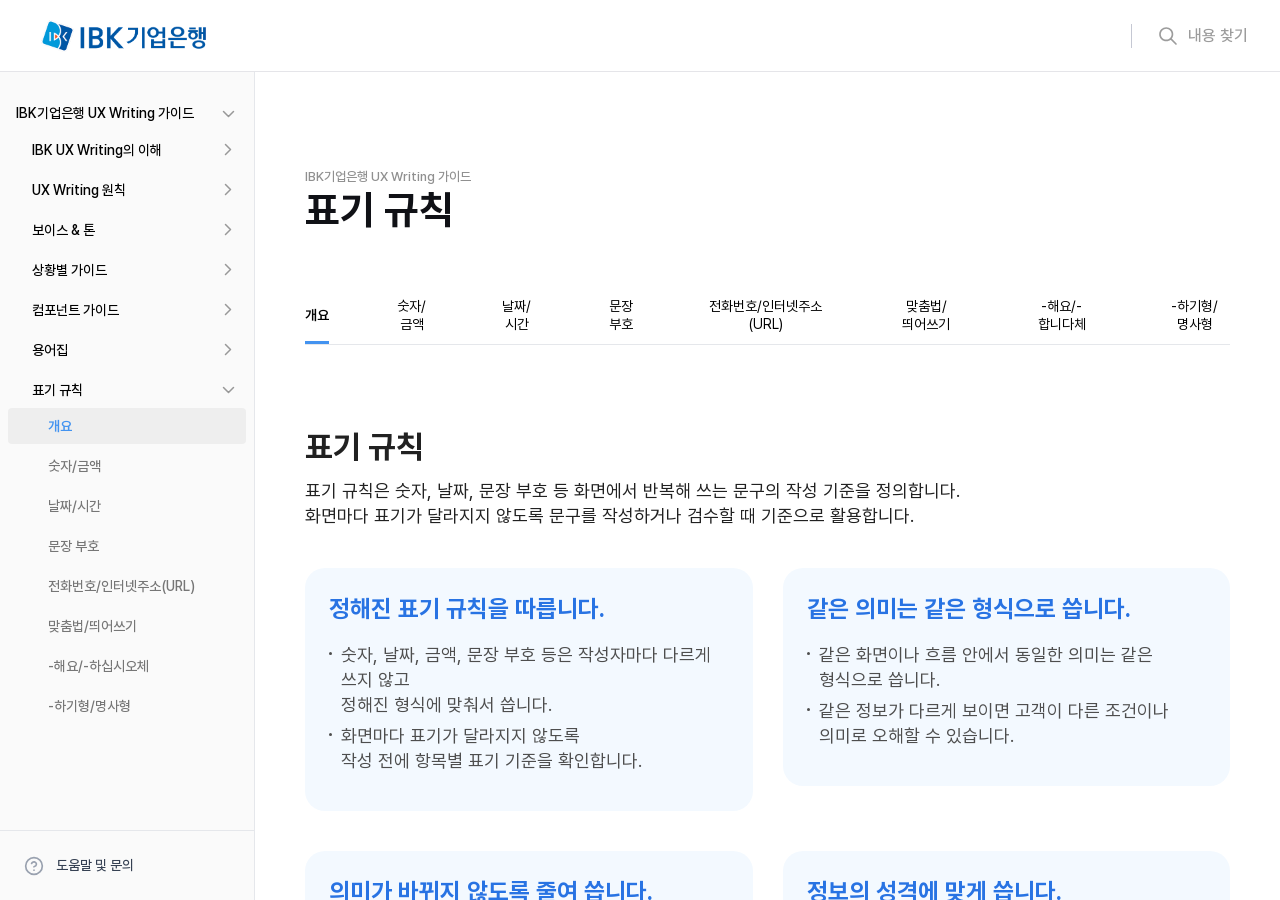
<file: pages/notation.html>
<!doctype html>
<html lang="ko">
  <head>
    <meta charset="UTF-8" />
    <meta name="viewport" content="width=device-width, initial-scale=1.0" />
    <title>IBK기업은행 UX Writing 가이드 : 표기 규칙</title>
    <meta name="title" content="IBK기업은행 UX Writing 가이드 : 표기 규칙" />
    <meta name="author" content="하이유엑스컨설팅(하이UX)" />
    <meta name="description" content="고객이 금융 정보를 쉽게 이해하고, 상황에 맞게 판단하며, 다음 행동을 명확히 알 수 있도록 돕습니다." />
    <meta name="keyword" content="IBK, IBK기업은행, UX Writing, UX 라이팅, UX 컨설팅, 하이유엑스컨설팅, 하이UX컨설팅" />
    <meta name="format-detection" content="telephone=no" />
    <meta property="og:locale" content="ko_KR" />
    <meta property="og:type" content="website" />
    <meta property="og:author" content="하이유엑스컨설팅(하이UX)" />
    <meta property="og:title" content="IBK기업은행 UX Writing 가이드 : 표기 규칙" />
    <meta property="og:site_name" content="IBK기업은행 UX Writing 가이드 : 표기 규칙" />
    <meta property="og:description" content="고객이 금융 정보를 쉽게 이해하고, 상황에 맞게 판단하며, 다음 행동을 명확히 알 수 있도록 돕습니다." />
    <meta name="twitter:card" content="summary" />
    <meta name="twitter:title" content="IBK기업은행 UX Writing 가이드 : 표기 규칙" />
    <meta name="twitter:description" content="고객이 금융 정보를 쉽게 이해하고, 상황에 맞게 판단하며, 다음 행동을 명확히 알 수 있도록 돕습니다." />
    <meta name="apple-mobile-web-app-title" content="IBK기업은행 UX Writing 가이드 : 표기 규칙" />
    <meta name="application-name" content="IBK기업은행 UX Writing 가이드 : 표기 규칙" />

    <link rel="stylesheet" type="text/css" href="../src/styles/css/style.css" />
  </head>
  <body>
    <div id="wrap" class="wrap">
      <!-- [HEADER] -->
      <header class="header">
        <div class="logo">
          <img src="../src/images/icon/logo.png" alt="IBK기업은행 로고" />
        </div>
        <div class="search-box">
          <div class="input-box">
            <input type="text" />
          </div>
          <button type="button" class="search-btn">내용 찾기</button>
        </div>
      </header>
      <!-- // [HEADER] -->

      <!-- [CONTAINER] -->
      <main class="container">
        <!-- LNB -->
        <aside class="lnb" aria-label="사이트 내비게이션">
          <nav class="nav">
            <ul class="depth-1">
              <li class="on">
                <a href="#" class="ux-guide">IBK기업은행 UX Writing 가이드</a>
                <ul class="depth-2">
                  <li>
                    <a href="concept.html" class="ux-concept">IBK UX Writing의 이해</a>
                    <ul class="depth-3">
                      <li>
                        <button type="button" data-tab-target="conceptPage_tabBtn_1">UX Writing이란?</button>
                      </li>
                      <li>
                        <button type="button" data-tab-target="conceptPage_tabBtn_2">UX Writing 철학</button>
                      </li>
                    </ul>
                  </li>
                  <li>
                    <a href="rule.html" class="ux-rule">UX Writing 원칙</a>
                    <ul class="depth-3">
                      <li>
                        <button type="button" data-tab-target="rulePage_tabBtn_1">개요</button>
                      </li>
                      <li>
                        <button type="button" data-tab-target="rulePage_tabBtn_2">쉽고 일관되게 쓰기</button>
                      </li>
                      <li>
                        <button type="button" data-tab-target="rulePage_tabBtn_3">판단을 돕는 정보 제공하기</button>
                      </li>
                      <li>
                        <button type="button" data-tab-target="rulePage_tabBtn_4">명확히 안내하기</button>
                      </li>
                      <li>
                        <button type="button" data-tab-target="rulePage_tabBtn_5">상황에 맞게 전달하기</button>
                      </li>
                    </ul>
                  </li>
                  <li>
                    <a href="voice.html" class="voice">보이스 & 톤</a>
                    <ul class="depth-3">
                      <li>
                        <button type="button" data-tab-target="voicePage_tabBtn_1">개요</button>
                      </li>
                      <li>
                        <button type="button" data-tab-target="voicePage_tabBtn_2">보이스</button>
                      </li>
                      <li>
                        <button type="button" data-tab-target="voicePage_tabBtn_3">톤</button>
                      </li>
                      <li>
                        <button type="button" data-tab-target="voicePage_tabBtn_4">톤 상세</button>
                      </li>
                    </ul>
                  </li>
                  <li>
                    <a href="situation.html" class="situation">상황별 가이드</a>
                    <ul class="depth-3">
                      <li>
                        <button type="button" data-tab-target="situationPage_tabBtn_1">회원 가입</button>
                      </li>
                      <li>
                        <button type="button" data-tab-target="situationPage_tabBtn_2">인증</button>
                      </li>
                      <li>
                        <button type="button" data-tab-target="situationPage_tabBtn_3">상품 가입</button>
                      </li>
                      <li>
                        <button type="button" data-tab-target="situationPage_tabBtn_4">정보 조회</button>
                      </li>
                      <li>
                        <button type="button" data-tab-target="situationPage_tabBtn_5">이체 납부</button>
                      </li>
                      <li>
                        <button type="button" data-tab-target="situationPage_tabBtn_6">이용 관리</button>
                      </li>
                      <li>
                        <button type="button" data-tab-target="situationPage_tabBtn_7">서류 발급</button>
                      </li>
                      <li>
                        <button type="button" data-tab-target="situationPage_tabBtn_8">문제 해결</button>
                      </li>
                      <li>
                        <button type="button" data-tab-target="situationPage_tabBtn_9">기업 서비스</button>
                      </li>
                      <li>
                        <button type="button" data-tab-target="situationPage_tabBtn_10">발송 메시지</button>
                      </li>
                    </ul>
                  </li>
                  <li>
                    <a href="component.html" class="how-write">컴포넌트 가이드</a>
                    <ul class="depth-3">
                      <li class="active">
                        <button type="button" data-tab-target="componentPage_tabBtn_1">행동</button>
                        <ul class="depth-4">
                          <li>
                            <a href="#act-btn-1-1">확인 버튼 </a>
                          </li>
                          <li><a href="#act-btn-1-2">단일 액션 버튼</a></li>
                          <li><a href="#act-btn-1-3">이중 액션 버튼</a></li>
                          <li><a href="#act-btn-1-4">예/아니요 버튼</a></li>
                          <li><a href="#act-btn-1-5">적용 유무 버튼</a></li>
                          <li><a href="#act-btn-1-6">탭</a></li>
                          <li><a href="#act-btn-1-7">하단 내비게이션</a></li>
                          <li>
                            <a href="#act-btn-1-8">브레드크럼</a>
                          </li>
                        </ul>
                      </li>
                      <li>
                        <button type="button" data-tab-target="componentPage_tabBtn_2">입력</button>
                        <ul class="depth-4">
                          <li>
                            <a href="#act-btn-2-1">플레이스홀더</a>
                          </li>
                          <li><a href="#act-btn-2-2">정보 헬퍼텍스트</a></li>
                          <li><a href="#act-btn-2-3">오류 헬퍼텍스트</a></li>
                          <li><a href="#act-btn-2-4">체크박스</a></li>
                          <li><a href="#act-btn-2-5">라디오 버튼</a></li>
                          <li><a href="#act-btn-2-6">토글 스위치</a></li>
                          <li><a href="#act-btn-2-7">드롭다운</a></li>
                          <li><a href="#act-btn-2-8">슬라이더</a></li>
                        </ul>
                      </li>
                      <li>
                        <button type="button" data-tab-target="componentPage_tabBtn_3">정보 표시</button>
                        <ul class="depth-4">
                          <li>
                            <a href="#act-btn-3-1">리스트</a>
                          </li>
                          <li><a href="#act-btn-3-2">진행 단계</a></li>
                          <li><a href="#act-btn-3-3">인포 박스</a></li>
                          <li><a href="#act-btn-3-4">배너</a></li>
                          <li><a href="#act-btn-3-5">툴팁</a></li>
                          <li><a href="#act-btn-3-6">팝오버</a></li>
                          <li><a href="#act-btn-3-7">라벨</a></li>
                          <li>
                            <a href="#act-btn-3-8">칩</a>
                          </li>
                        </ul>
                      </li>
                      <li>
                        <button type="button" data-tab-target="componentPage_tabBtn_4">피드백</button>
                        <ul class="depth-4">
                          <li>
                            <a href="#act-btn-4-1">행동 결과 토스트</a>
                          </li>
                          <li><a href="#act-btn-4-2">처리 결과 토스트</a></li>
                          <li><a href="#act-btn-4-3">안내 팝업</a></li>
                          <li><a href="#act-btn-4-4">오류 팝업</a></li>
                          <li><a href="#act-btn-4-5">확인 팝업</a></li>
                          <li><a href="#act-btn-4-6">안내/행동 바텀시트</a></li>
                          <li><a href="#act-btn-4-7">선택/입력 바텀시트</a></li>
                          <li><a href="#act-btn-4-8">데이터 없음</a></li>
                        </ul>
                      </li>
                      <li>
                        <button type="button" data-tab-target="componentPage_tabBtn_5">메시지</button>
                        <ul class="depth-4">
                          <li>
                            <a href="#act-btn-5-1">완료 메시지</a>
                          </li>
                          <li><a href="#act-btn-5-2">오류/거절 메시지</a></li>
                          <li><a href="#act-btn-5-3">소개 메시지</a></li>
                          <li><a href="#act-btn-5-4">행동 요청 메시지</a></li>
                          <li><a href="#act-btn-5-5">유의사항</a></li>
                        </ul>
                      </li>
                    </ul>
                  </li>
                  <li>
                    <a href="glossary.html" class="glossary">용어집</a>
                    <ul class="depth-3">
                      <li>
                        <button type="button" data-tab-target="glossary_tabBtn_1">개요</button>
                      </li>
                      <li>
                        <button type="button" data-tab-target="glossary_tabBtn_2">대출/거래 용어</button>
                      </li>
                      <li>
                        <button type="button" data-tab-target="glossary_tabBtn_3">금액/기간 용어</button>
                      </li>
                      <li>
                        <button type="button" data-tab-target="glossary_tabBtn_4">신청/안내/행동 용어</button>
                      </li>
                      <li>
                        <button type="button" data-tab-target="glossary_tabBtn_5">서비스/상품 명칭</button>
                      </li>
                      <li>
                        <button type="button" data-tab-target="glossary_tabBtn_6">한자어</button>
                      </li>
                      <li>
                        <button type="button" data-tab-target="glossary_tabBtn_7">외래어/약어/지시어</button>
                      </li>
                      <li>
                        <button type="button" data-tab-target="glossary_tabBtn_8">피해야 할 표현</button>
                      </li>
                    </ul>
                  </li>
                  <li class="on">
                    <a href="notation.html" class="notation">표기 규칙</a>
                    <ul class="depth-3">
                      <li class="active">
                        <button type="button" data-tab-target="notationPage_tabBtn_1">개요</button>
                      </li>
                      <li>
                        <button type="button" data-tab-target="notationPage_tabBtn_2">숫자/금액</button>
                      </li>
                      <li>
                        <button type="button" data-tab-target="notationPage_tabBtn_3">날짜/시간</button>
                      </li>
                      <li>
                        <button type="button" data-tab-target="notationPage_tabBtn_4">문장 부호</button>
                      </li>
                      <li>
                        <button type="button" data-tab-target="notationPage_tabBtn_5">전화번호/인터넷주소(URL)</button>
                      </li>
                      <li>
                        <button type="button" data-tab-target="notationPage_tabBtn_6">맞춤법/띄어쓰기</button>
                      </li>
                      <li>
                        <button type="button" data-tab-target="notationPage_tabBtn_7">-해요/-하십시오체</button>
                      </li>
                      <li>
                        <button type="button" data-tab-target="notationPage_tabBtn_8">-하기형/명사형</button>
                      </li>
                    </ul>
                  </li>
                </ul>
              </li>
            </ul>
          </nav>
          <div class="help">
            <a href="/">도움말 및 문의</a>
          </div>
        </aside>
        <!-- // LNB -->
        <!-- CONTENTS -->
        <div class="content notation" aria-label="UX Writing 원칙 콘텐츠">
          <div class="page-title-box">
            <span class="sub-tit">IBK기업은행 UX Writing 가이드</span>
            <h1 class="page-tit">표기 규칙</h1>
          </div>
          <div class="page__tab">
            <div class="page__tab-list" role="tablist" aria-label="페이지 탭">
              <button type="button" class="tab-btn" role="tab" id="notationPage_tabBtn_1" aria-controls="notationPage_tabPanel_1" aria-selected="true">개요</button>
              <button type="button" class="tab-btn" role="tab" id="notationPage_tabBtn_2" aria-controls="notationPage_tabPanel_2" aria-selected="false">숫자/금액</button>
              <button type="button" class="tab-btn" role="tab" id="notationPage_tabBtn_3" aria-controls="notationPage_tabPanel_3" aria-selected="false">날짜/시간</button>
              <button type="button" class="tab-btn" role="tab" id="notationPage_tabBtn_4" aria-controls="notationPage_tabPanel_4" aria-selected="false">문장 부호</button>
              <button type="button" class="tab-btn" role="tab" id="notationPage_tabBtn_5" aria-controls="notationPage_tabPanel_5" aria-selected="false">전화번호/인터넷주소(URL)</button>
              <button type="button" class="tab-btn" role="tab" id="notationPage_tabBtn_6" aria-controls="notationPage_tabPanel_6" aria-selected="false">맞춤법/띄어쓰기</button>
              <button type="button" class="tab-btn" role="tab" id="notationPage_tabBtn_7" aria-controls="notationPage_tabPanel_7" aria-selected="false">-해요/-합니다체</button>
              <button type="button" class="tab-btn" role="tab" id="notationPage_tabBtn_8" aria-controls="notationPage_tabPanel_8" aria-selected="false">-하기형/명사형</button>
            </div>
            <div class="page-tabs__cnt">
              <!-- TAB : 개요 -->
              <div class="page-tabs__panel" role="tabpanel" id="notationPage_tabPanel_1" aria-labelledby="notationPage_tabBtn_1" tabindex="0">
                <div class="cnt-box">
                  <h2 class="cnt-tit">표기 규칙</h2>
                  <p>표기 규칙은 숫자, 날짜, 문장 부호 등 화면에서 반복해 쓰는 문구의 작성 기준을 정의합니다.<br />화면마다 표기가 달라지지 않도록 문구를 작성하거나 검수할 때 기준으로 활용합니다.</p>
                  <div class="component__act">
                    <div class="top-box">
                      <div class="bg-box">
                        <h3>정해진 표기 규칙을 따릅니다.</h3>
                        <div class="list-box">
                          <ul class="dot-list">
                            <li>
                              숫자, 날짜, 금액, 문장 부호 등은 작성자마다 다르게 쓰지 않고<br />
                              정해진 형식에 맞춰서 씁니다.
                            </li>
                            <li>화면마다 표기가 달라지지 않도록<br />작성 전에 항목별 표기 기준을 확인합니다.</li>
                          </ul>
                        </div>
                      </div>
                      <div class="bg-box">
                        <h3>같은 의미는 같은 형식으로 씁니다.</h3>
                        <div class="list-box">
                          <ul class="dot-list">
                            <li>같은 화면이나 흐름 안에서 동일한 의미는 같은 형식으로 씁니다.</li>
                            <li>같은 정보가 다르게 보이면 고객이 다른 조건이나<br />의미로 오해할 수 있습니다.</li>
                          </ul>
                        </div>
                      </div>
                    </div>
                    <div class="top-box mt-30">
                      <div class="bg-box">
                        <h3>의미가 바뀌지 않도록 줄여 씁니다.</h3>
                        <div class="list-box">
                          <ul class="dot-list">
                            <li>화면의 공간이 좁을 때는 필요한 정보만 남겨<br />알맞은 길이로 씁니다.</li>
                            <li>상황에 따라 짧게 써야 할 때도 의미나 기준이<br />달라지지 않도록 씁니다.</li>
                          </ul>
                        </div>
                      </div>
                      <div class="bg-box">
                        <h3>정보의 성격에 맞게 씁니다.</h3>
                        <div class="list-box">
                          <ul class="dot-list">
                            <li>기록이나 확인이 필요한 정보는 정확한 형식으로 쓰고,<br />안내 문장은 자연스럽게 읽히도록 씁니다.</li>
                            <li>같은 숫자라도 금액, 금리, 기간처럼 정보의 성격에 따라<br />단위와 표현을 구분하여 씁니다.</li>
                          </ul>
                        </div>
                      </div>
                    </div>
                  </div>
                </div>
              </div>
              <!-- // TAB : 개요 -->
              <!-- TAB : 숫자/금액 -->
              <div class="page-tabs__panel" role="tabpanel" id="notationPage_tabPanel_2" aria-labelledby="notationPage_tabBtn_2" tabindex="-1" hidden>
                <div class="cnt-box">
                  <h2 class="cnt-tit">숫자/금액</h2>
                </div>
                <div class="cnt-box">
                  <h3 class="cnt-sub-tit">금액 기본 표기</h3>
                  <ul class="dot-list">
                    <li>금액은 아라비아 숫자로 쓰고, 세 자리마다 쉼표로 구분합니다.</li>
                    <li>‘원’은 숫자 뒤에 붙여 씁니다.</li>
                  </ul>
                  <div class="rule-detail">
                    <dl class="detail-list avoid">
                      <dt>지양 표현</dt>
                      <dd>1000000 원</dd>
                    </dl>
                    <div></div>
                    <dl class="detail-list rec">
                      <dt>권장 표현</dt>
                      <dd>1,000,000원</dd>
                    </dl>
                  </div>
                  <ul class="dot-list">
                    <li>안내나 표시 영역에서는 금액을 빠르게 확인할 수 있도록 필요에 따라 만 단위부터 한글 단위로 줄여 쓸 수 있습니다.</li>
                  </ul>
                  <div class="rule-detail">
                    <dl class="detail-list avoid">
                      <dt>지양 표현</dt>
                      <dd>최대 1,000,000원의 상품을 드립니다.</dd>
                    </dl>
                    <div></div>
                    <dl class="detail-list rec">
                      <dt>권장 표현</dt>
                      <dd>최대 100만원의 상품을 드립니다.</dd>
                    </dl>
                  </div>
                </div>
                <div class="cnt-box">
                  <h3 class="cnt-sub-tit">한도 표기</h3>
                  <ul class="dot-list">
                    <li>금액 한도는 ‘최대/최소’, 금리는 ‘최고/최저’로 표현을 구분하여 씁니다.</li>
                  </ul>
                  <div class="rule-detail">
                    <dl class="detail-list avoid">
                      <dt>지양 표현</dt>
                      <dd>월 납입 한도 최고 20만원</dd>
                    </dl>
                    <div></div>
                    <dl class="detail-list rec">
                      <dt>권장 표현</dt>
                      <dd>월 납입 한도 최대 20만원</dd>
                    </dl>
                  </div>
                </div>
                <div class="cnt-box">
                  <h3 class="cnt-sub-tit">금리 표기</h3>
                  <ul class="dot-list">
                    <li>금리는 기본적으로 소수점 둘째 자리까지 쓰며, 둘째 자리가 0이어도 생략하지 않습니다.<br />단, 글자 수가 제한될 때는 소수점 뒤 0을 생략할 수 있습니다.<br />또한, 대출 약정이나 거래 실행 등 구체적인 계약 조건을 안내할 때는 실제 적용 금리를 그대로 씁니다.</li>
                  </ul>
                  <div class="rule-detail">
                    <dl class="detail-list avoid">
                      <dt>지양 표현</dt>
                      <dd>(기본형) 연 6.03610%</dd>
                    </dl>
                    <div></div>
                    <dl class="detail-list rec">
                      <dt>권장 표현</dt>
                      <dd>(기본형) 연 6.04%</dd>
                    </dl>
                  </div>
                  <div class="rule-detail">
                    <dl class="detail-list avoid">
                      <dt>지양 표현</dt>
                      <dd>연 3.5% 금리가 적용돼요.</dd>
                    </dl>
                    <div></div>
                    <dl class="detail-list rec">
                      <dt>권장 표현</dt>
                      <dd>연 3.50% 금리가 적용돼요.</dd>
                    </dl>
                  </div>
                  <div class="rule-detail">
                    <dl class="detail-list avoid">
                      <dt>지양 표현</dt>
                      <dd>(계약조건 안내형) 연 6.04%</dd>
                    </dl>
                    <div></div>
                    <dl class="detail-list rec">
                      <dt>권장 표현</dt>
                      <dd>(계약조건 안내형) 연 6.03610%</dd>
                    </dl>
                  </div>
                  <ul class="dot-list">
                    <li>금리 범위는 %를 물결표 뒤에 한 번만 씁니다.</li>
                  </ul>
                  <div class="rule-detail">
                    <dl class="detail-list avoid">
                      <dt>지양 표현</dt>
                      <dd>연 2.50%~3.00%</dd>
                    </dl>
                    <div></div>
                    <dl class="detail-list rec">
                      <dt>권장 표현</dt>
                      <dd>연 2.50~3.00%</dd>
                    </dl>
                  </div>
                </div>
                <div class="cnt-box">
                  <h3 class="cnt-sub-tit">통화 표기</h3>
                  <ul class="dot-list">
                    <li>통화명은 금액 앞에 통화코드를 쓰고, 소괄호 안에 우리말 통화명을 함께 씁니다.</li>
                  </ul>
                  <div class="rule-detail">
                    <dl class="detail-list avoid">
                      <dt>지양 표현</dt>
                      <dd>$100</dd>
                    </dl>
                    <div></div>
                    <dl class="detail-list rec">
                      <dt>권장 표현</dt>
                      <dd>USD 100(미국 달러)</dd>
                    </dl>
                  </div>
                  <div class="rule-detail">
                    <dl class="detail-list avoid">
                      <dt>지양 표현</dt>
                      <dd>50¥</dd>
                    </dl>
                    <div></div>
                    <dl class="detail-list rec">
                      <dt>권장 표현</dt>
                      <dd>JPY 50(일본 엔)</dd>
                    </dl>
                  </div>
                  <ul class="dot-list">
                    <li>표시 영역이 좁아 우리말 통화명까지 쓰기 어려울 때는 통화코드만 금액 앞에 씁니다.</li>
                  </ul>
                  <div class="rule-detail">
                    <dl class="detail-list avoid">
                      <dt>지양 표현</dt>
                      <dd>2.00 USD</dd>
                    </dl>
                    <div></div>
                    <dl class="detail-list rec">
                      <dt>권장 표현</dt>
                      <dd>USD 2.00</dd>
                    </dl>
                  </div>
                </div>
                <div class="cnt-box">
                  <h3 class="cnt-sub-tit">포인트와 퍼센트포인트</h3>
                  <ul class="dot-list">
                    <li>금리 차이는 %p로 쓰고, 포인트 혜택은 대문자 P로 씁니다.</li>
                  </ul>
                  <div class="rule-detail">
                    <dl class="detail-list avoid">
                      <dt>지양 표현</dt>
                      <dd>5,000p 적립</dd>
                    </dl>
                    <div></div>
                    <dl class="detail-list rec">
                      <dt>권장 표현</dt>
                      <dd>5,000P 적립</dd>
                    </dl>
                  </div>
                  <div class="rule-detail">
                    <dl class="detail-list avoid">
                      <dt>지양 표현</dt>
                      <dd>금리가 1% 올랐어요.</dd>
                    </dl>
                    <div></div>
                    <dl class="detail-list rec">
                      <dt>권장 표현</dt>
                      <dd>금리가 1%p 올랐어요.</dd>
                    </dl>
                  </div>
                </div>
              </div>
              <!-- // TAB : 숫자/금액 -->
              <!-- TAB : 날짜/시간 -->
              <div class="page-tabs__panel" role="tabpanel" id="notationPage_tabPanel_3" aria-labelledby="notationPage_tabBtn_3" tabindex="-1" hidden>
                <div class="cnt-box">
                  <h2 class="cnt-tit">날짜/시간</h2>
                </div>
                <div class="cnt-box">
                  <h3 class="cnt-sub-tit">날짜 기본 표기</h3>
                  <ul class="dot-list">
                    <li>날짜 표기는 ‘YYYY.MM.DD’를 기본으로 하고, 공간이 좁을 때는 ‘YY.MM.DD’로 줄여 씁니다.</li>
                  </ul>
                  <div class="rule-detail">
                    <dl class="detail-list avoid">
                      <dt>지양 표현</dt>
                      <dd>26-12-24</dd>
                    </dl>
                    <div></div>
                    <dl class="detail-list rec">
                      <dt>권장 표현</dt>
                      <dd>2026.12.24, 26.12.24</dd>
                    </dl>
                  </div>
                  <ul class="dot-list">
                    <li>문장에서는 숫자 뒤에 연, 월, 일을 한글로 씁니다. 이때는 십의 자리에 ‘0’을 쓰지 않습니다.</li>
                  </ul>
                  <div class="rule-detail">
                    <dl class="detail-list avoid">
                      <dt>지양 표현</dt>
                      <dd>2026년 06월 05일까지 제출해 주세요.</dd>
                    </dl>
                    <div></div>
                    <dl class="detail-list rec">
                      <dt>권장 표현</dt>
                      <dd>2026년 6월 5일까지 제출해 주세요.</dd>
                    </dl>
                  </div>
                  <ul class="dot-list">
                    <li>날짜에 요일을 함께 쓸 때는 소괄호 안에 요일 한 글자만 날짜 뒤에 붙여 씁니다.</li>
                  </ul>
                  <div class="rule-detail">
                    <dl class="detail-list avoid">
                      <dt>지양 표현</dt>
                      <dd>2026.03.12(목요일)</dd>
                    </dl>
                    <div></div>
                    <dl class="detail-list rec">
                      <dt>권장 표현</dt>
                      <dd>2026.03.12(목)</dd>
                    </dl>
                  </div>
                </div>
                <div class="cnt-box">
                  <h3 class="cnt-sub-tit">시간 기본 표기</h3>
                  <ul class="dot-list">
                    <li>시간은 24시간 형식으로 씁니다. 단, 문장 안에서 시간을 간단히 안내할 때는 ‘오전/오후’를 붙여 12시간 형식으로 씁니다.</li>
                  </ul>
                  <div class="rule-detail">
                    <dl class="detail-list avoid">
                      <dt>지양 표현</dt>
                      <dd>2026.6.5 9시에 자동 납부돼요.</dd>
                    </dl>
                    <div></div>
                    <dl class="detail-list rec">
                      <dt>권장 표현</dt>
                      <dd>2026년 6월 5일 오전 9시에 자동 납부돼요.</dd>
                    </dl>
                  </div>
                  <div class="rule-detail">
                    <dl class="detail-list avoid">
                      <dt>지양 표현</dt>
                      <dd>신청 마감: 오후 6:00</dd>
                    </dl>
                    <div></div>
                    <dl class="detail-list rec">
                      <dt>권장 표현</dt>
                      <dd>신청 마감: 18:00</dd>
                    </dl>
                  </div>
                </div>
                <div class="cnt-box">
                  <h3 class="cnt-sub-tit">기간 표기</h3>
                  <ul class="dot-list">
                    <li>날짜나 시간의 범위를 나타내는 물결표(~)는 앞뒤를 붙여 씁니다. 단, 문장 내에서 연, 월, 일로 표현할 때는 ‘부터/까지’로 씁니다.</li>
                  </ul>
                  <div class="rule-detail">
                    <dl class="detail-list avoid">
                      <dt>지양 표현</dt>
                      <dd>09:00 ~ 18:00</dd>
                    </dl>
                    <div></div>
                    <dl class="detail-list rec">
                      <dt>권장 표현</dt>
                      <dd>09:00~18:00</dd>
                    </dl>
                  </div>
                  <ul class="dot-list">
                    <li>가입기간, 대출기간처럼 기간의 길이를 나타낼 때는 ‘최장/최단’으로 씁니다.</li>
                  </ul>
                  <div class="rule-detail">
                    <dl class="detail-list avoid">
                      <dt>지양 표현</dt>
                      <dd>대출기간 최대 5년</dd>
                    </dl>
                    <div></div>
                    <dl class="detail-list rec">
                      <dt>권장 표현</dt>
                      <dd>대출기간 최장 5년</dd>
                    </dl>
                  </div>
                </div>
                <div class="cnt-box">
                  <h3 class="cnt-sub-tit">날짜 + 시간 표기</h3>
                  <ul class="dot-list">
                    <li>날짜와 시간을 함께 쓸 때는 ‘2026.03.12 09:00’처럼 사이를 한 칸 띄웁니다. 문장 안에서 함께 쓸 때는 ‘오전/오후’를 붙여 12시간 형식으로 씁니다.</li>
                  </ul>
                  <div class="rule-detail">
                    <dl class="detail-list avoid">
                      <dt>지양 표현</dt>
                      <dd>26.03.12/09:00</dd>
                    </dl>
                    <div></div>
                    <dl class="detail-list rec">
                      <dt>권장 표현</dt>
                      <dd>2026.03.12 09:00</dd>
                    </dl>
                  </div>
                </div>
              </div>
              <!-- // TAB : 날짜/시간 -->
              <!-- TAB : 문장 부호 -->
              <div class="page-tabs__panel" role="tabpanel" id="notationPage_tabPanel_4" aria-labelledby="notationPage_tabBtn_4" tabindex="-1" hidden>
                <div class="cnt-box">
                  <h2 class="cnt-tit">문장 부호</h2>
                </div>
                <div class="cnt-box">
                  <h3 class="cnt-sub-tit">마침표(.) 표기</h3>
                  <ul class="dot-list">
                    <li>본문, 헬퍼텍스트, 안내 문장처럼 서술형으로 끝나는 문장에는 마침표를 씁니다. 단, 헤드메시지, 타이틀, 명사형 라벨에는 마침표를 쓰지 않습니다.</li>
                  </ul>
                  <div class="rule-detail">
                    <dl class="detail-list avoid">
                      <dt>지양 표현</dt>
                      <dd>(헤드메시지) 이체가 완료됐어요.</dd>
                    </dl>
                    <div></div>
                    <dl class="detail-list rec">
                      <dt>권장 표현</dt>
                      <dd>(헤드메시지) 이체가 완료됐어요</dd>
                    </dl>
                  </div>
                  <div class="rule-detail">
                    <dl class="detail-list avoid">
                      <dt>지양 표현</dt>
                      <dd>(버튼) 확인.</dd>
                    </dl>
                    <div></div>
                    <dl class="detail-list rec">
                      <dt>권장 표현</dt>
                      <dd>(버튼) 확인</dd>
                    </dl>
                  </div>
                  <div class="rule-detail">
                    <dl class="detail-list avoid">
                      <dt>지양 표현</dt>
                      <dd>(본문) 보내기 전에 다시 한 번 확인해 주세요</dd>
                    </dl>
                    <div></div>
                    <dl class="detail-list rec">
                      <dt>권장 표현</dt>
                      <dd>(본문) 보내기 전에 다시 한 번 확인해 주세요.</dd>
                    </dl>
                  </div>
                </div>
                <div class="cnt-box">
                  <h3 class="cnt-sub-tit">쉼표(,), 가운뎃점(·), 빗금(/) 표기</h3>
                  <ul class="dot-list">
                    <li>쉼표(,)는 문장의 앞뒤 내용을 구분하거나 항목을 나열할 때 씁니다. 앞말에는 붙이고 뒷말에는 띄어 씁니다.</li>
                    <li>쉼표(,)는 A, B, C 각각의 항목을 하나씩 나열할 때 씁니다.</li>
                  </ul>
                  <div class="rule-detail">
                    <dl class="detail-list avoid">
                      <dt>지양 표현</dt>
                      <dd>계좌/카드/대출/보험 정보를 한눈에 확인할 수 있어요.</dd>
                    </dl>
                    <div></div>
                    <dl class="detail-list rec">
                      <dt>권장 표현</dt>
                      <dd>계좌, 카드, 대출, 보험 정보를 한눈에 확인할 수 있어요.</dd>
                    </dl>
                  </div>
                  <ul class="dot-list">
                    <li>가운뎃점(·)은 같은 계열의 단어를 묶거나 공통 성분이 있는 말을 나열할 때 씁니다. 앞말과 뒷말에 붙여 씁니다.</li>
                    <li>가운뎃점(·)은 A와 B가 붙어서 하나의 개념처럼 보이도록 할 때 씁니다.</li>
                  </ul>
                  <div class="rule-detail">
                    <dl class="detail-list avoid">
                      <dt>지양 표현</dt>
                      <dd>소득, 세액공제 확인서</dd>
                    </dl>
                    <div></div>
                    <dl class="detail-list rec">
                      <dt>권장 표현</dt>
                      <dd>소득·세액공제 확인서</dd>
                    </dl>
                  </div>
                  <ul class="dot-list">
                    <li>빗금(/)은 대비되는 두 개 이상의 항목을 함께 보여줄 때 씁니다. 앞말과 뒷말에 붙여 씁니다.</li>
                  </ul>
                  <div class="rule-detail">
                    <dl class="detail-list avoid">
                      <dt>지양 표현</dt>
                      <dd>개인정보 추가·삭제</dd>
                    </dl>
                    <div></div>
                    <dl class="detail-list rec">
                      <dt>권장 표현</dt>
                      <dd>개인정보 추가/삭제</dd>
                    </dl>
                  </div>
                </div>
                <div class="cnt-box">
                  <h3 class="cnt-sub-tit">쌍점(:) 표기</h3>
                  <ul class="dot-list">
                    <li>구체적인 내용을 이어 쓸 때 사용하는 쌍점(:)은 앞말에 붙이고 뒤는 띄어 씁니다. 단, 시간 표기에서는 앞뒤를 모두 붙여 씁니다.</li>
                  </ul>
                  <div class="rule-detail">
                    <dl class="detail-list avoid">
                      <dt>지양 표현</dt>
                      <dd>발급자 : yessignCA</dd>
                    </dl>
                    <div></div>
                    <dl class="detail-list rec">
                      <dt>권장 표현</dt>
                      <dd>발급자: yessignCA</dd>
                    </dl>
                  </div>
                </div>
                <div class="cnt-box">
                  <h3 class="cnt-sub-tit">소괄호(( )), 대괄호([ ]), 홑낫표(「 」) 표기</h3>
                  <ul class="dot-list">
                    <li>소괄호는 짧은 보충 설명을 덧붙일 때 씁니다. 앞말과 붙여 쓰고 설명이 길면 소괄호 대신 문장이나 주석으로 씁니다.</li>
                    <li>조사는 소괄호의 앞말을 기준으로 씁니다.</li>
                  </ul>
                  <div class="rule-detail">
                    <dl class="detail-list avoid">
                      <dt>지양 표현</dt>
                      <dd>IRP (개인형 퇴직연금)</dd>
                    </dl>
                    <div></div>
                    <dl class="detail-list rec">
                      <dt>권장 표현</dt>
                      <dd>IRP(개인형 퇴직연금)</dd>
                    </dl>
                  </div>
                  <div class="rule-detail">
                    <dl class="detail-list avoid">
                      <dt>지양 표현</dt>
                      <dd>고객확인제도 CDD/EDD</dd>
                    </dl>
                    <div></div>
                    <dl class="detail-list rec">
                      <dt>권장 표현</dt>
                      <dd>고객확인제도(CDD/EDD)</dd>
                    </dl>
                  </div>
                  <ul class="dot-list">
                    <li>대괄호는 화면에서 선택해야 하는 항목, 고객이 입력해야 하는 문구를 보여줄 때 씁니다.</li>
                    <li>이동 경로를 안내할 때는 전체 경로의 시작과 끝을 대괄호([ ])로 묶고, 메뉴 단계는 앞뒤를 한 칸씩 띄운 닫는 홑화살괄호(&gt;)로 연결합니다.</li>
                    <li>발송 메시지에서는 안내 내용의 출처나 성격을 먼저 알릴 때 대괄호로 묶어 씁니다.</li>
                  </ul>
                  <div class="rule-detail">
                    <dl class="detail-list avoid">
                      <dt>지양 표현</dt>
                      <dd>거래 취소를 원하시면 ‘거래 취소’ 버튼을 눌러주세요.</dd>
                    </dl>
                    <div></div>
                    <dl class="detail-list rec">
                      <dt>권장 표현</dt>
                      <dd>거래 취소를 원하시면 [거래 취소] 버튼을 눌러주세요.</dd>
                    </dl>
                  </div>
                  <div class="rule-detail">
                    <dl class="detail-list avoid">
                      <dt>지양 표현</dt>
                      <dd>전체메뉴 → 인증센터에서 확인해 주세요.</dd>
                    </dl>
                    <div></div>
                    <dl class="detail-list rec">
                      <dt>권장 표현</dt>
                      <dd>[전체메뉴 &gt; 인증센터]에서 확인해 주세요.</dd>
                    </dl>
                  </div>
                  <div class="rule-detail">
                    <dl class="detail-list avoid">
                      <dt>지양 표현</dt>
                      <dd>IBK ETF 특정금전신탁 만기일 안내</dd>
                    </dl>
                    <div></div>
                    <dl class="detail-list rec">
                      <dt>권장 표현</dt>
                      <dd>[IBK ETF 특정금전신탁 만기일 안내]</dd>
                    </dl>
                  </div>
                  <ul class="dot-list">
                    <li>법률의 정식 명칭은 홑낫표(「 」)로 묶어 씁니다.</li>
                  </ul>
                  <div class="rule-detail">
                    <dl class="detail-list avoid">
                      <dt>지양 표현</dt>
                      <dd>[금융소비자 보호에 관한 법률]</dd>
                    </dl>
                    <div></div>
                    <dl class="detail-list rec">
                      <dt>권장 표현</dt>
                      <dd>「금융소비자 보호에 관한 법률」</dd>
                    </dl>
                  </div>
                </div>
                <div class="cnt-box">
                  <h3 class="cnt-sub-tit">물결표(~) 표기</h3>
                  <ul class="dot-list">
                    <li>기간, 시간, 금액, 금리처럼 범위를 나타낼 때 씁니다. 앞말과 뒷말에 붙여 쓰고, 물결표를 쓸 때는 ‘부터/까지’를 함께 쓰지 않습니다.</li>
                  </ul>
                  <div class="rule-detail">
                    <dl class="detail-list avoid">
                      <dt>지양 표현</dt>
                      <dd>2026.06.01~2026.06.30까지</dd>
                    </dl>
                    <div></div>
                    <dl class="detail-list rec">
                      <dt>권장 표현</dt>
                      <dd>2026.06.01~2026.06.30</dd>
                    </dl>
                  </div>
                  <div class="rule-detail">
                    <dl class="detail-list avoid">
                      <dt>지양 표현</dt>
                      <dd>09:00 ~ 18:00</dd>
                    </dl>
                    <div></div>
                    <dl class="detail-list rec">
                      <dt>권장 표현</dt>
                      <dd>09:00~18:00</dd>
                    </dl>
                  </div>
                </div>
                <div class="cnt-box">
                  <h3 class="cnt-sub-tit">불릿(•) 표기</h3>
                  <ul class="dot-list">
                    <li>여러 내용을 대등하게 나열할 때 각 줄 앞에 씁니다.</li>
                    <li>한 불릿에는 한 문장만 담고 전달할 내용이 두 개 이상이면 불릿을 나누어 씁니다.</li>
                    <li>메시지가 길어 줄이 바뀌면 새 불릿을 만들지 않고 텍스트 시작 위치에 맞춰 들여 씁니다.</li>
                  </ul>
                  <div class="rule-detail">
                    <dl class="detail-list avoid">
                      <dt>지양 표현</dt>
                      <dd>
                        *만기 전에 해지하면 중도해지금리가 적용되고,
                        <br />우대금리는 조건을 채운 다음 달부터 적용돼요.
                      </dd>
                    </dl>
                    <div></div>
                    <dl class="detail-list rec">
                      <dt>권장 표현</dt>
                      <dd>
                        <ul class="dot-list pl-8">
                          <li>만기 전에 해지하면 중도해지금리가 적용돼요.</li>
                          <li>우대금리는 조건을 채운 다음 달부터 적용돼요.</li>
                        </ul>
                      </dd>
                    </dl>
                  </div>
                  <div class="rule-detail">
                    <dl class="detail-list avoid">
                      <dt>지양 표현</dt>
                      <dd>
                        <ul class="dot-list pl-8">
                          <li>신규처리 중 계좌는 대부분의 퇴직연금 메뉴<br />거래가 제한돼요.</li>
                        </ul>
                      </dd>
                    </dl>
                    <div></div>
                    <dl class="detail-list rec">
                      <dt>권장 표현</dt>
                      <dd>
                        <ul class="dot-list pl-8">
                          <li>신규처리 중 계좌는 대부분의<br />퇴직연금 메뉴 거래가 제한돼요.</li>
                        </ul>
                      </dd>
                    </dl>
                  </div>
                </div>
                <div class="cnt-box">
                  <h3 class="cnt-sub-tit">붙임표(-) 표기</h3>
                  <ul class="dot-list">
                    <li>전화번호처럼 차례대로 이어지는 숫자를 구분할 때 씁니다. 앞말과 뒷말에 붙여 씁니다.</li>
                  </ul>
                  <div class="rule-detail">
                    <dl class="detail-list avoid">
                      <dt>지양 표현</dt>
                      <dd>1566 – 2566</dd>
                    </dl>
                    <div></div>
                    <dl class="detail-list rec">
                      <dt>권장 표현</dt>
                      <dd>1588-2588</dd>
                    </dl>
                  </div>
                  <ul class="dot-list">
                    <li>발송 메시지에서 항목을 나열할 때는 붙임표(-)를 각 항목 앞에 씁니다. 이때 붙임표 앞말과 한 칸 띄어서 씁니다.</li>
                  </ul>
                  <div class="rule-detail">
                    <dl class="detail-list avoid">
                      <dt>지양 표현</dt>
                      <dd>
                        <ul class="dot-list pl-8">
                          <li>상품명: i-ONE 직장인스마트론</li>
                          <li>거래구분: 개별거래</li>
                        </ul>
                      </dd>
                    </dl>
                    <div></div>
                    <dl class="detail-list rec">
                      <dt>권장 표현</dt>
                      <dd>- 상품명: i-ONE 직장인스마트론<br />- 거래구분: 개별거래</dd>
                    </dl>
                  </div>
                </div>
                <div class="cnt-box">
                  <h3 class="cnt-sub-tit">참고표(※)와 별표(*) 표기</h3>
                  <ul class="dot-list">
                    <li>유의사항이나 문의사항을 강조할 때는 참고표(※)를 씁니다.</li>
                  </ul>
                  <div class="rule-detail">
                    <dl class="detail-list avoid">
                      <dt>지양 표현</dt>
                      <dd>* 우대금리는 조건 충족 및 만기 해지 시 적용됩니다.</dd>
                    </dl>
                    <div></div>
                    <dl class="detail-list rec">
                      <dt>권장 표현</dt>
                      <dd>※ 우대금리는 조건 충족 및 만기 해지 시 적용됩니다.</dd>
                    </dl>
                  </div>
                  <div class="rule-detail">
                    <dl class="detail-list avoid">
                      <dt>지양 표현</dt>
                      <dd>중도해지 시 이자율이 달라질 수 있으니 주의해 주세요.</dd>
                    </dl>
                    <div></div>
                    <dl class="detail-list rec">
                      <dt>권장 표현</dt>
                      <dd>※ 중도해지 시 이자율이 달라질 수 있으니 주의해 주세요.</dd>
                    </dl>
                  </div>
                  <ul class="dot-list">
                    <li>본문이나 목록을 보충하는 한 줄짜리 설명과 가림(마스킹)은 별표(*)로 씁니다.</li>
                  </ul>
                  <div class="rule-detail">
                    <dl class="detail-list avoid">
                      <dt>지양 표현</dt>
                      <dd>일부 상품은 앱에서 신청할 수 없습니다.</dd>
                    </dl>
                    <div></div>
                    <dl class="detail-list rec">
                      <dt>권장 표현</dt>
                      <dd>* 일부 상품은 앱에서 신청할 수 없습니다.</dd>
                    </dl>
                  </div>
                </div>
                <div class="cnt-box">
                  <h3 class="cnt-sub-tit">따옴표(“ “, ‘ ‘) 표기</h3>
                  <ul class="dot-list">
                    <li>큰따옴표(“ ”)는 직접 인용한 말을 그대로 옮길 때 씁니다.</li>
                  </ul>
                  <div class="rule-detail">
                    <dl class="detail-list avoid">
                      <dt>지양 표현</dt>
                      <dd>비밀번호를 입력해 주세요라는 안내가 나오면...</dd>
                    </dl>
                    <div></div>
                    <dl class="detail-list rec">
                      <dt>권장 표현</dt>
                      <dd>“비밀번호를 입력해 주세요”라는 안내가 나오면...</dd>
                    </dl>
                  </div>
                  <ul class="dot-list">
                    <li>작은따옴표(‘ ’)는 특정 표현이나 상태값을 강조할 때 씁니다.</li>
                  </ul>
                  <div class="rule-detail">
                    <dl class="detail-list avoid">
                      <dt>지양 표현</dt>
                      <dd>“거래 제한” 상태에서는 이체할 수 없어요.</dd>
                    </dl>
                    <div></div>
                    <dl class="detail-list rec">
                      <dt>권장 표현</dt>
                      <dd>‘거래 제한’ 상태에서는 이체할 수 없어요.</dd>
                    </dl>
                  </div>
                </div>
                <div class="cnt-box">
                  <h3 class="cnt-sub-tit">가림(마스킹) 표기</h3>
                  <ul class="dot-list">
                    <li>개인정보와 금융정보는 확인에 필요한 범위만 보여주고, 나머지는 별표(*)로 가립니다.<br />단, 고객이 정보를 입력하거나 복사/제출해야 하는 경우와 최종 확인이 필요한 경우에는 전체 정보를 보여줄 수 있습니다.</li>
                  </ul>
                  <div class="rule-detail">
                    <dl class="detail-list avoid">
                      <dt>지양 표현</dt>
                      <dd>123-456789-01-234</dd>
                    </dl>
                    <div></div>
                    <dl class="detail-list rec">
                      <dt>권장 표현</dt>
                      <dd>123-****-01-234</dd>
                    </dl>
                  </div>
                  <div class="rule-detail">
                    <dl class="detail-list avoid">
                      <dt>지양 표현</dt>
                      <dd>입금계좌 입력: 070-****56-**-014</dd>
                    </dl>
                    <div></div>
                    <dl class="detail-list rec">
                      <dt>권장 표현</dt>
                      <dd>입금계좌 입력: 070-123456-01-014</dd>
                    </dl>
                  </div>
                  <ul class="dot-list">
                    <li>카드번호, 계좌번호, 휴대폰번호처럼 구분 기호가 있는 정보는 형식을 유지하여 가립니다.</li>
                  </ul>
                  <div class="rule-detail">
                    <dl class="detail-list avoid">
                      <dt>지양 표현</dt>
                      <dd>010****5678</dd>
                    </dl>
                    <div></div>
                    <dl class="detail-list rec">
                      <dt>권장 표현</dt>
                      <dd>010-****-5678</dd>
                    </dl>
                  </div>
                </div>
                <div class="cnt-box">
                  <h3 class="cnt-sub-tit">발송 메시지 문장부호</h3>
                  <ul class="dot-list">
                    <li>발송 메시지에서 여러 정보를 묶어 안내할 때는 ■ 뒤에 소제목을 씁니다.</li>
                    <li>■ 뒤는 한 칸 띄고, 소제목은 짧은 명사형으로 씁니다.</li>
                  </ul>
                  <div class="rule-detail">
                    <dl class="detail-list avoid">
                      <dt>지양 표현</dt>
                      <dd>대출 주요 내용</dd>
                    </dl>
                    <div></div>
                    <dl class="detail-list rec">
                      <dt>권장 표현</dt>
                      <dd>■ 대출 주요 내용</dd>
                    </dl>
                  </div>
                  <ul class="dot-list">
                    <li>발송 메시지에서 링크를 안내할 때는 ▶ 뒤에 링크 목적이나 링크를 한 칸 띄고 씁니다.</li>
                  </ul>
                  <div class="rule-detail">
                    <dl class="detail-list avoid">
                      <dt>지양 표현</dt>
                      <dd>쿠폰함 바로가기 &gt;</dd>
                    </dl>
                    <div></div>
                    <dl class="detail-list rec">
                      <dt>권장 표현</dt>
                      <dd>▶ 쿠폰함 바로가기</dd>
                    </dl>
                  </div>
                </div>
              </div>
              <!-- // TAB : 문장 부호 -->
              <!-- TAB : 전화번호/인터넷주소(URL) -->
              <div class="page-tabs__panel" role="tabpanel" id="notationPage_tabPanel_5" aria-labelledby="notationPage_tabBtn_5" tabindex="-1" hidden>
                <div class="cnt-box">
                  <h2 class="cnt-tit">전화번호/인터넷주소(URL)</h2>
                </div>
                <div class="cnt-box">
                  <h3 class="cnt-sub-tit">전화번호 표기</h3>
                  <ul class="dot-list">
                    <li>어디로 연락해야 하는지 먼저 쓰고, 번호는 소괄호 안에 붙임표(-)와 함께 씁니다.</li>
                    <li>전화번호가 2개 이상인 경우 각 번호를 생략 없이 모두 표기하며, 번호 사이는 쉼표로 구분합니다.</li>
                    <li>전화번호에는 ☏, TEL, tel 같은 표기는 쓰지 않습니다. 단, 발송 메시지에서 문의처를 쓸 때는 본문과 구분되도록 번호 앞에 ☏를 쓸 수 있습니다.</li>
                  </ul>
                  <div class="rule-detail">
                    <dl class="detail-list avoid">
                      <dt>지양 표현</dt>
                      <dd>문의전화: 1588-2588</dd>
                    </dl>
                    <div></div>
                    <dl class="detail-list rec">
                      <dt>권장 표현</dt>
                      <dd>IBK고객센터(1588-2588)</dd>
                    </dl>
                  </div>
                  <div class="rule-detail">
                    <dl class="detail-list avoid">
                      <dt>지양 표현</dt>
                      <dd>문의전화: 1588-2588(2566)</dd>
                    </dl>
                    <div></div>
                    <dl class="detail-list rec">
                      <dt>권장 표현</dt>
                      <dd>IBK고객센터(1588-2588, 1566-2566)</dd>
                    </dl>
                  </div>
                  <ul class="dot-list">
                    <li>국제전화는 + 뒤에 국가번호를 쓰고, 지역번호나 휴대폰번호 앞의 0은 뺍니다.</li>
                  </ul>
                  <div class="rule-detail">
                    <dl class="detail-list avoid">
                      <dt>지양 표현</dt>
                      <dd>82-010-0000-0000</dd>
                    </dl>
                    <div></div>
                    <dl class="detail-list rec">
                      <dt>권장 표현</dt>
                      <dd>+82-10-0000-0000</dd>
                    </dl>
                  </div>
                </div>
                <div class="cnt-box">
                  <h3 class="cnt-sub-tit">인터넷주소(URL) 표기</h3>
                  <ul class="dot-list">
                    <li>화면에 주소를 보여줄 때는 http://를 생략하고, 주소 끝의 /는 쓰지 않습니다. www는 유지합니다.</li>
                    <li>단, 발송 메시지에서는 명확한 링크 접속을 위하여 http:// 또는 https://를 포함하여 전체 주소를 씁니다.</li>
                  </ul>
                  <div class="rule-detail">
                    <dl class="detail-list avoid">
                      <dt>지양 표현</dt>
                      <dd>http://www.ibk.co.kr</dd>
                    </dl>
                    <div></div>
                    <dl class="detail-list rec">
                      <dt>권장 표현</dt>
                      <dd>www.ibk.co.kr</dd>
                    </dl>
                  </div>
                  <div class="rule-detail">
                    <dl class="detail-list avoid">
                      <dt>지양 표현</dt>
                      <dd>(발송메시지의 경우) www.ibk.co.kr</dd>
                    </dl>
                    <div></div>
                    <dl class="detail-list rec">
                      <dt>권장 표현</dt>
                      <dd>(발송메시지의 경우) https://www.ibk.co.kr</dd>
                    </dl>
                  </div>
                </div>
              </div>
              <!-- // TAB : 전화번호/인터넷주소(URL) -->
              <!-- TAB : 맞춤법/띄어쓰기 -->
              <div class="page-tabs__panel" role="tabpanel" id="notationPage_tabPanel_6" aria-labelledby="notationPage_tabBtn_6" tabindex="-1" hidden>
                <div class="cnt-box">
                  <h2 class="cnt-tit">맞춤법/띄어쓰기</h2>
                </div>
                <div class="cnt-box">
                  <h3 class="cnt-sub-tit">연도/년도</h3>
                  <ul class="dot-list">
                    <li>숫자 뒤에서 해를 나타낼 때는 ‘년도’를 씁니다. 기준이나 기간을 뜻하는 말로 쓸 때는 두음법칙에 따라 ‘연도’로 씁니다.</li>
                    <li>앞말이 ‘연도’를 꾸미는 경우에는 띄어 쓰고, 하나의 단어로 굳어진 표현은 붙여 씁니다.</li>
                  </ul>
                  <div class="rule-detail">
                    <dl class="detail-list avoid">
                      <dt>지양 표현</dt>
                      <dd>발급년도, 가입년도</dd>
                    </dl>
                    <div></div>
                    <dl class="detail-list rec">
                      <dt>권장 표현</dt>
                      <dd>발급 연도, 가입 연도</dd>
                    </dl>
                  </div>
                  <div class="rule-detail">
                    <dl class="detail-list avoid">
                      <dt>지양 표현</dt>
                      <dd>신청년도별 내역</dd>
                    </dl>
                    <div></div>
                    <dl class="detail-list rec">
                      <dt>권장 표현</dt>
                      <dd>신청 연도별 내역</dd>
                    </dl>
                  </div>
                  <div class="rule-detail">
                    <dl class="detail-list avoid">
                      <dt>지양 표현</dt>
                      <dd>전 연도</dd>
                    </dl>
                    <div></div>
                    <dl class="detail-list rec">
                      <dt>권장 표현</dt>
                      <dd>전년도</dd>
                    </dl>
                  </div>
                </div>
                <div class="cnt-box">
                  <h3 class="cnt-sub-tit">율/률</h3>
                  <ul class="dot-list">
                    <li>앞말에 받침이 없거나 ‘ㄴ’ 받침으로 끝나면 ‘율’을 쓰고, 그 외 받침 뒤에는 ‘률’을 씁니다.</li>
                  </ul>
                  <div class="rule-detail">
                    <dl class="detail-list avoid">
                      <dt>지양 표현</dt>
                      <dd>할인률, 전환률, 연체률</dd>
                    </dl>
                    <div></div>
                    <dl class="detail-list rec">
                      <dt>권장 표현</dt>
                      <dd>할인율, 전환율, 연체율</dd>
                    </dl>
                  </div>
                  <div class="rule-detail">
                    <dl class="detail-list avoid">
                      <dt>지양 표현</dt>
                      <dd>적립율, 성공율</dd>
                    </dl>
                    <div></div>
                    <dl class="detail-list rec">
                      <dt>권장 표현</dt>
                      <dd>적립률, 성공률</dd>
                    </dl>
                  </div>
                </div>
                <div class="cnt-box">
                  <h3 class="cnt-sub-tit">예/아니요</h3>
                  <ul class="dot-list">
                    <li>긍정과 부정을 선택하는 답변은 ‘예/아니요’로 씁니다.</li>
                  </ul>
                  <div class="rule-detail">
                    <dl class="detail-list avoid">
                      <dt>지양 표현</dt>
                      <dd>네/아니오</dd>
                    </dl>
                    <div></div>
                    <dl class="detail-list rec">
                      <dt>권장 표현</dt>
                      <dd>예/아니요</dd>
                    </dl>
                  </div>
                </div>
                <div class="cnt-box">
                  <h3 class="cnt-sub-tit">예요/이에요</h3>
                  <ul class="dot-list">
                    <li>앞말에 받침이 없으면 ‘예요’, 받침이 있으면 ‘이에요’를 씁니다.</li>
                    <li>‘아니에요’는 예외로 ‘예요’가 아닌 ‘아니에요’로 씁니다.</li>
                  </ul>
                  <div class="rule-detail">
                    <dl class="detail-list avoid">
                      <dt>지양 표현</dt>
                      <dd>계좌에요.</dd>
                    </dl>
                    <div></div>
                    <dl class="detail-list rec">
                      <dt>권장 표현</dt>
                      <dd>계좌예요.</dd>
                    </dl>
                  </div>
                  <div class="rule-detail">
                    <dl class="detail-list avoid">
                      <dt>지양 표현</dt>
                      <dd>상품이예요.</dd>
                    </dl>
                    <div></div>
                    <dl class="detail-list rec">
                      <dt>권장 표현</dt>
                      <dd>상품이에요.</dd>
                    </dl>
                  </div>
                  <div class="rule-detail">
                    <dl class="detail-list avoid">
                      <dt>지양 표현</dt>
                      <dd>대상이 아니예요.</dd>
                    </dl>
                    <div></div>
                    <dl class="detail-list rec">
                      <dt>권장 표현</dt>
                      <dd>대상이 아니에요.</dd>
                    </dl>
                  </div>
                </div>
                <div class="cnt-box">
                  <h3 class="cnt-sub-tit">자주 틀리는 맞춤법</h3>
                  <ul class="dot-list">
                    <li>‘돼’와 ‘되’가 헷갈릴 경우, ‘되어’로 바꾸어 보았을 때 문장이 자연스러우면 ‘돼’를, 어색하면 ‘되’를 씁니다.</li>
                  </ul>
                  <div class="rule-detail">
                    <dl class="detail-list avoid">
                      <dt>지양 표현</dt>
                      <dd>신청하면 되요.</dd>
                    </dl>
                    <div></div>
                    <dl class="detail-list rec">
                      <dt>권장 표현</dt>
                      <dd>신청하면 돼요.</dd>
                    </dl>
                  </div>
                  <div class="rule-detail">
                    <dl class="detail-list avoid">
                      <dt>지양 표현</dt>
                      <dd>통과돼면 다음 단계로 이동해요.</dd>
                    </dl>
                    <div></div>
                    <dl class="detail-list rec">
                      <dt>권장 표현</dt>
                      <dd>통과되면 다음 단계로 이동해요.</dd>
                    </dl>
                  </div>
                  <div class="rule-detail">
                    <dl class="detail-list avoid">
                      <dt>지양 표현</dt>
                      <dd>인증이 완료됬어요.</dd>
                    </dl>
                    <div></div>
                    <dl class="detail-list rec">
                      <dt>권장 표현</dt>
                      <dd>인증이 완료됐어요.</dd>
                    </dl>
                  </div>
                  <ul class="dot-list">
                    <li>약속이나 의지를 나타내는 어미는 ‘-게요’로 씁니다. ‘-께요’는 쓰지 않습니다.</li>
                  </ul>
                  <div class="rule-detail">
                    <dl class="detail-list avoid">
                      <dt>지양 표현</dt>
                      <dd>알려드릴께요.</dd>
                    </dl>
                    <div></div>
                    <dl class="detail-list rec">
                      <dt>권장 표현</dt>
                      <dd>알려드릴게요.</dd>
                    </dl>
                  </div>
                  <div class="rule-detail">
                    <dl class="detail-list avoid">
                      <dt>지양 표현</dt>
                      <dd>도와드릴께요.</dd>
                    </dl>
                    <div></div>
                    <dl class="detail-list rec">
                      <dt>권장 표현</dt>
                      <dd>도와드릴게요.</dd>
                    </dl>
                  </div>
                  <ul class="dot-list">
                    <li>돈을 내거나 받는 거래를 끝내는 의미는 ‘결제’로 씁니다. 문서나 안건을 검토해 승인하는 의미는 ‘결재’로 씁니다.</li>
                  </ul>
                  <div class="rule-detail">
                    <dl class="detail-list avoid">
                      <dt>지양 표현</dt>
                      <dd>카드 결재 금액을 확인해 주세요.</dd>
                    </dl>
                    <div></div>
                    <dl class="detail-list rec">
                      <dt>권장 표현</dt>
                      <dd>카드 결제 금액을 확인해 주세요.</dd>
                    </dl>
                  </div>
                  <div class="rule-detail">
                    <dl class="detail-list avoid">
                      <dt>지양 표현</dt>
                      <dd>결제할 문서를 확인해 주세요.</dd>
                    </dl>
                    <div></div>
                    <dl class="detail-list rec">
                      <dt>권장 표현</dt>
                      <dd>결재할 문서를 확인해 주세요</dd>
                    </dl>
                  </div>
                </div>
                <div class="cnt-box">
                  <h3 class="cnt-sub-tit">앞말과 띄어 쓰는 표현</h3>
                  <ul class="dot-list">
                    <li>‘-시, -중, -건, -동안’처럼 앞말과 함께 쓰이지만 하나의 단어가 아닌 말을 띄어 씁니다.</li>
                  </ul>
                  <div class="rule-detail">
                    <dl class="detail-list avoid">
                      <dt>지양 표현</dt>
                      <dd>재가입시</dd>
                    </dl>
                    <div></div>
                    <dl class="detail-list rec">
                      <dt>권장 표현</dt>
                      <dd>재가입 시</dd>
                    </dl>
                  </div>
                  <div class="rule-detail">
                    <dl class="detail-list avoid">
                      <dt>지양 표현</dt>
                      <dd>처리중</dd>
                    </dl>
                    <div></div>
                    <dl class="detail-list rec">
                      <dt>권장 표현</dt>
                      <dd>처리 중</dd>
                    </dl>
                  </div>
                  <div class="rule-detail">
                    <dl class="detail-list avoid">
                      <dt>지양 표현</dt>
                      <dd>요청건</dd>
                    </dl>
                    <div></div>
                    <dl class="detail-list rec">
                      <dt>권장 표현</dt>
                      <dd>요청 건</dd>
                    </dl>
                  </div>
                  <div class="rule-detail">
                    <dl class="detail-list avoid">
                      <dt>지양 표현</dt>
                      <dd>이용기간동안</dd>
                    </dl>
                    <div></div>
                    <dl class="detail-list rec">
                      <dt>권장 표현</dt>
                      <dd>이용 기간 동안</dd>
                    </dl>
                  </div>
                  <ul class="dot-list">
                    <li>‘필요시’, ‘비상시’, ‘한동안’, ‘오랫동안’ 등 한 단어로 굳어진 말은 붙여 씁니다.</li>
                  </ul>
                  <div class="rule-detail">
                    <dl class="detail-list avoid">
                      <dt>지양 표현</dt>
                      <dd>필요 시, 비상 시, 한 동안, 오랫 동안</dd>
                    </dl>
                    <div></div>
                    <dl class="detail-list rec">
                      <dt>권장 표현</dt>
                      <dd>필요시, 비상시, 한동안, 오랫동안</dd>
                    </dl>
                  </div>
                </div>
                <div class="cnt-box">
                  <h3 class="cnt-sub-tit">앞말과 붙여 쓰는 표현</h3>
                  <ul class="dot-list">
                    <li>조사 ‘-까지, -부터, -만, -뿐’은 앞말에 붙여 씁니다. 단, ‘-뿐’은 명사 뒤에서만 붙여 쓰고, 그 외에는 띄어 씁니다.</li>
                  </ul>
                  <div class="rule-detail">
                    <dl class="detail-list avoid">
                      <dt>지양 표현</dt>
                      <dd>100만원 까지</dd>
                    </dl>
                    <div></div>
                    <dl class="detail-list rec">
                      <dt>권장 표현</dt>
                      <dd>100만원까지</dd>
                    </dl>
                  </div>
                  <div class="rule-detail">
                    <dl class="detail-list avoid">
                      <dt>지양 표현</dt>
                      <dd>16일 부터</dd>
                    </dl>
                    <div></div>
                    <dl class="detail-list rec">
                      <dt>권장 표현</dt>
                      <dd>16일부터</dd>
                    </dl>
                  </div>
                  <div class="rule-detail">
                    <dl class="detail-list avoid">
                      <dt>지양 표현</dt>
                      <dd>1회 만</dd>
                    </dl>
                    <div></div>
                    <dl class="detail-list rec">
                      <dt>권장 표현</dt>
                      <dd>1회만</dd>
                    </dl>
                  </div>
                  <div class="rule-detail">
                    <dl class="detail-list avoid">
                      <dt>지양 표현</dt>
                      <dd>신분증 뿐 아니라 계좌도 필요해요.</dd>
                    </dl>
                    <div></div>
                    <dl class="detail-list rec">
                      <dt>권장 표현</dt>
                      <dd>신분증뿐 아니라 계좌도 필요해요.</dd>
                    </dl>
                  </div>
                  <div class="rule-detail">
                    <dl class="detail-list avoid">
                      <dt>지양 표현</dt>
                      <dd>확인할뿐이에요.</dd>
                    </dl>
                    <div></div>
                    <dl class="detail-list rec">
                      <dt>권장 표현</dt>
                      <dd>확인할 뿐이에요.</dd>
                    </dl>
                  </div>
                  <ul class="dot-list">
                    <li>접미사 ‘-당, -별, -상, -씩’은 앞말에 붙여 씁니다.</li>
                  </ul>
                  <div class="rule-detail">
                    <dl class="detail-list avoid">
                      <dt>지양 표현</dt>
                      <dd>1인 당, 지점 별, 주민등록증 상, 1회 씩</dd>
                    </dl>
                    <div></div>
                    <dl class="detail-list rec">
                      <dt>권장 표현</dt>
                      <dd>1인당, 지점별, 주민등록증상, 1회씩</dd>
                    </dl>
                  </div>
                  <ul class="dot-list">
                    <li>금액 단위 ‘원’과 호칭 ‘님’은 붙여 씁니다.</li>
                  </ul>
                  <div class="rule-detail">
                    <dl class="detail-list avoid">
                      <dt>지양 표현</dt>
                      <dd>1만 원</dd>
                    </dl>
                    <div></div>
                    <dl class="detail-list rec">
                      <dt>권장 표현</dt>
                      <dd>1만원</dd>
                    </dl>
                  </div>
                  <div class="rule-detail">
                    <dl class="detail-list avoid">
                      <dt>지양 표현</dt>
                      <dd>기은센 님</dd>
                    </dl>
                    <div></div>
                    <dl class="detail-list rec">
                      <dt>권장 표현</dt>
                      <dd>기은센님</dd>
                    </dl>
                  </div>
                </div>
                <div class="cnt-box">
                  <h3 class="cnt-sub-tit">날짜/기간의 띄어쓰기</h3>
                  <ul class="dot-list">
                    <li>횟수나 기간을 한글로 쓸 때는 앞말과 띄어 씁니다.</li>
                    <li>숫자로 쓸 때는 화면에서 빠르게 읽을 수 있도록 붙여 씁니다.</li>
                  </ul>
                  <div class="rule-detail">
                    <dl class="detail-list avoid">
                      <dt>지양 표현</dt>
                      <dd>한번만 선택해 주세요.</dd>
                    </dl>
                    <div></div>
                    <dl class="detail-list rec">
                      <dt>권장 표현</dt>
                      <dd>한 번만 선택해 주세요.</dd>
                    </dl>
                  </div>
                  <div class="rule-detail">
                    <dl class="detail-list avoid">
                      <dt>지양 표현</dt>
                      <dd>바로 다음날부터 이용할 수 있어요.</dd>
                    </dl>
                    <div></div>
                    <dl class="detail-list rec">
                      <dt>권장 표현</dt>
                      <dd>바로 다음 날부터 이용할 수 있어요.</dd>
                    </dl>
                  </div>
                  <div class="rule-detail">
                    <dl class="detail-list avoid">
                      <dt>지양 표현</dt>
                      <dd>이번주 이용금액을 확인해 주세요.</dd>
                    </dl>
                    <div></div>
                    <dl class="detail-list rec">
                      <dt>권장 표현</dt>
                      <dd>이번 주 이용금액을 확인해 주세요.</dd>
                    </dl>
                  </div>
                  <div class="rule-detail">
                    <dl class="detail-list avoid">
                      <dt>지양 표현</dt>
                      <dd>3 일 후에 다시 신청할 수 있어요.</dd>
                    </dl>
                    <div></div>
                    <dl class="detail-list rec">
                      <dt>권장 표현</dt>
                      <dd>3일 후에 다시 신청할 수 있어요.</dd>
                    </dl>
                  </div>
                  <ul class="dot-list">
                    <li>날짜나 기간을 나타내는 말은 한 단어로 굳어진 표현만 붙여 씁니다.</li>
                  </ul>
                  <div class="rule-detail">
                    <dl class="detail-list avoid">
                      <dt>지양 표현</dt>
                      <dd>지난 주, 지난 달, 지난 해, 전 날, 지난 날, 올 해, 이 달, 이 날</dd>
                    </dl>
                    <div></div>
                    <dl class="detail-list rec">
                      <dt>권장 표현</dt>
                      <dd>지난주, 지난달, 지난해, 전날, 지난날, 올해, 이달, 이날</dd>
                    </dl>
                  </div>
                </div>
                <div class="cnt-box">
                  <h3 class="cnt-sub-tit">예외로 붙여 쓸 수 있는 표현</h3>
                  <ul class="dot-list">
                    <li>일반 문장 안에서는 띄어 쓰는 것이 원칙이나, 화면에서 반복하여 쓰는 짧은 기능명이나 항목명은 하나의 이름처럼 읽히도록 붙여 쓸 수 있습니다.</li>
                  </ul>
                  <div class="rule-detail">
                    <dl class="detail-list avoid">
                      <dt>지양 표현</dt>
                      <dd>결제 계좌</dd>
                    </dl>
                    <div></div>
                    <dl class="detail-list rec">
                      <dt>권장 표현</dt>
                      <dd>결제계좌</dd>
                    </dl>
                  </div>
                  <div class="rule-detail">
                    <dl class="detail-list avoid">
                      <dt>지양 표현</dt>
                      <dd>유효 기간</dd>
                    </dl>
                    <div></div>
                    <dl class="detail-list rec">
                      <dt>권장 표현</dt>
                      <dd>유효기간</dd>
                    </dl>
                  </div>
                  <div class="rule-detail">
                    <dl class="detail-list avoid">
                      <dt>지양 표현</dt>
                      <dd>자산 관리</dd>
                    </dl>
                    <div></div>
                    <dl class="detail-list rec">
                      <dt>권장 표현</dt>
                      <dd>자산관리</dd>
                    </dl>
                  </div>
                  <div class="rule-detail">
                    <dl class="detail-list avoid">
                      <dt>지양 표현</dt>
                      <dd>분실 신고</dd>
                    </dl>
                    <div></div>
                    <dl class="detail-list rec">
                      <dt>권장 표현</dt>
                      <dd>분실신고</dd>
                    </dl>
                  </div>
                  <div class="rule-detail">
                    <dl class="detail-list avoid">
                      <dt>지양 표현</dt>
                      <dd>중요 사항</dd>
                    </dl>
                    <div></div>
                    <dl class="detail-list rec">
                      <dt>권장 표현</dt>
                      <dd>중요사항</dd>
                    </dl>
                  </div>
                </div>
              </div>
              <!-- // TAB : 맞춤법/띄어쓰기 -->
              <!-- TAB : -해요/-합니다체 -->
              <div class="page-tabs__panel" role="tabpanel" id="notationPage_tabPanel_7" aria-labelledby="notationPage_tabBtn_7" tabindex="-1" hidden>
                <div class="cnt-box">
                  <h2 class="cnt-tit">-해요/-하십시오체</h2>
                </div>
                <div class="cnt-box">
                  <h3 class="cnt-sub-tit">-해요체 사용</h3>
                  <ul class="dot-list">
                    <li>완료, 실패, 안내처럼 고객이 의미와 절차, 결과를 쉽게 이해해야 하는 일반 안내 문장은 ‘-해요체’로 씁니다.</li>
                    <li>입력, 선택, 확인, 재시도처럼 고객에게 행동을 요청하는 문장은 ‘-해 주세요’로 띄어 씁니다.</li>
                    <li>고객에게 의사를 물을 때는 ‘-할까요?’, ‘-하시겠어요?’로 씁니다.</li>
                  </ul>
                  <div class="rule-detail">
                    <dl class="detail-list avoid">
                      <dt>지양 표현</dt>
                      <dd>발급이 먼저 필요합니다.</dd>
                    </dl>
                    <div></div>
                    <dl class="detail-list rec">
                      <dt>권장 표현</dt>
                      <dd>발급이 먼저 필요해요.</dd>
                    </dl>
                  </div>
                  <div class="rule-detail">
                    <dl class="detail-list avoid">
                      <dt>지양 표현</dt>
                      <dd>입력값을 확인하시기 바랍니다.</dd>
                    </dl>
                    <div></div>
                    <dl class="detail-list rec">
                      <dt>권장 표현</dt>
                      <dd>입력값을 확인해 주세요.</dd>
                    </dl>
                  </div>
                  <div class="rule-detail">
                    <dl class="detail-list avoid">
                      <dt>지양 표현</dt>
                      <dd>가까운 영업점을 방문하시기 바랍니다.</dd>
                    </dl>
                    <div></div>
                    <dl class="detail-list rec">
                      <dt>권장 표현</dt>
                      <dd>가까운 영업점을 방문해 주세요.</dd>
                    </dl>
                  </div>
                  <div class="rule-detail">
                    <dl class="detail-list avoid">
                      <dt>지양 표현</dt>
                      <dd>이체를 진행하시겠습니까?</dd>
                    </dl>
                    <div></div>
                    <dl class="detail-list rec">
                      <dt>권장 표현</dt>
                      <dd>이체할까요?</dd>
                    </dl>
                  </div>
                </div>
                <div class="cnt-box">
                  <h3 class="cnt-sub-tit">-하십시오체 사용</h3>
                  <ul class="dot-list">
                    <li>법령, 약관, 규제, 자격 요건처럼 근거가 있는 고지에만 씁니다.</li>
                    <li>같은 화면 안에서도 일반 안내는 ‘-해요체’, 법적 고지는 ‘-하십시오체’로 나누어 쓸 수 있습니다.</li>
                    <li>고객에게 행동을 요청할 때는 ‘-하시기 바랍니다’를 씁니다. 직접적인 명령 표현인 ‘-하십시오’는 쓰지 않습니다.</li>
                  </ul>
                  <div class="rule-detail">
                    <dl class="detail-list avoid">
                      <dt>지양 표현</dt>
                      <dd>예금자보호법에 따라 보호돼요.</dd>
                    </dl>
                    <div></div>
                    <dl class="detail-list rec">
                      <dt>권장 표현</dt>
                      <dd>예금자보호법에 따라 보호됩니다.</dd>
                    </dl>
                  </div>
                  <div class="rule-detail">
                    <dl class="detail-list avoid">
                      <dt>지양 표현</dt>
                      <dd>대출금을 연체하면 불이익이 생길 수 있어요.</dd>
                    </dl>
                    <div></div>
                    <dl class="detail-list rec">
                      <dt>권장 표현</dt>
                      <dd>대출금을 연체하면 약정에 따라 연체이자가 부과됩니다.</dd>
                    </dl>
                  </div>
                  <div class="rule-detail">
                    <dl class="detail-list avoid">
                      <dt>지양 표현</dt>
                      <dd>개인정보는 관련 법령에 따라 안전하게 처리돼요.</dd>
                    </dl>
                    <div></div>
                    <dl class="detail-list rec">
                      <dt>권장 표현</dt>
                      <dd>개인정보는 「개인정보 보호법」 등 관련 법령에 따라 처리됩니다.</dd>
                    </dl>
                  </div>
                </div>
              </div>
              <!-- // TAB : -해요/-합니다체 -->
              <!-- TAB : -하기형/명사형 -->
              <div class="page-tabs__panel" role="tabpanel" id="notationPage_tabPanel_8" aria-labelledby="notationPage_tabBtn_8" tabindex="-1" hidden>
                <div class="cnt-box">
                  <h2 class="cnt-tit">-하기형 / 명사형</h2>
                </div>
                <div class="cnt-box">
                  <h3 class="cnt-sub-tit">-하기형 사용</h3>
                  <ul class="dot-list">
                    <li>고객이 누르면 바로 실행되는 버튼은 ‘-하기’ 형태로 씁니다.</li>
                    <li>버튼 문구에는 가능하면 행동의 대상을 함께 적습니다. 고객이 결과물을 받는 행동은 ‘-받기’ 형태로 씁니다.</li>
                    <li>동작만 표시할 때는 ‘이체하기’, 대상과 동작을 함께 표시할 때는 ‘휴대폰번호 변경하기’처럼 씁니다.</li>
                  </ul>
                  <div class="rule-detail">
                    <dl class="detail-list avoid">
                      <dt>지양 표현</dt>
                      <dd>이체, 이체 신청</dd>
                    </dl>
                    <div></div>
                    <dl class="detail-list rec">
                      <dt>권장 표현</dt>
                      <dd>이체하기</dd>
                    </dl>
                  </div>
                  <div class="rule-detail">
                    <dl class="detail-list avoid">
                      <dt>지양 표현</dt>
                      <dd>변경하기</dd>
                    </dl>
                    <div></div>
                    <dl class="detail-list rec">
                      <dt>권장 표현</dt>
                      <dd>휴대폰번호 변경하기</dd>
                    </dl>
                  </div>
                  <div class="rule-detail">
                    <dl class="detail-list avoid">
                      <dt>지양 표현</dt>
                      <dd>카드 발급</dd>
                    </dl>
                    <div></div>
                    <dl class="detail-list rec">
                      <dt>권장 표현</dt>
                      <dd>카드 발급받기</dd>
                    </dl>
                  </div>
                  <div class="rule-detail">
                    <dl class="detail-list avoid">
                      <dt>지양 표현</dt>
                      <dd>로그인</dd>
                    </dl>
                    <div></div>
                    <dl class="detail-list rec">
                      <dt>권장 표현</dt>
                      <dd>(실행버튼인 경우) 로그인하기</dd>
                    </dl>
                  </div>
                </div>
                <div class="cnt-box">
                  <h3 class="cnt-sub-tit">명사형 사용</h3>
                  <ul class="dot-list">
                    <li>메뉴명, 타이틀, 레이블처럼 기능이나 화면, 항목을 가리키는 문구는 명사형으로 씁니다.</li>
                    <li>확인, 저장, 완료처럼 관용적으로 쓰이는 버튼명은 실행 동작이어도 ‘-하기’ 형태를 쓰지 않습니다.</li>
                    <li>해지, 탈퇴처럼 고객에게 적극적으로 권하기 어려운 동작은 실행 버튼에서도 명사형으로 씁니다.</li>
                  </ul>
                  <div class="rule-detail">
                    <dl class="detail-list avoid">
                      <dt>지양 표현</dt>
                      <dd>이전 가기, 홈으로 가기</dd>
                    </dl>
                    <div></div>
                    <dl class="detail-list rec">
                      <dt>권장 표현</dt>
                      <dd>이전, 홈으로</dd>
                    </dl>
                  </div>
                  <div class="rule-detail">
                    <dl class="detail-list avoid">
                      <dt>지양 표현</dt>
                      <dd>확인하기, 내용 확인</dd>
                    </dl>
                    <div></div>
                    <dl class="detail-list rec">
                      <dt>권장 표현</dt>
                      <dd>확인</dd>
                    </dl>
                  </div>
                  <div class="rule-detail">
                    <dl class="detail-list avoid">
                      <dt>지양 표현</dt>
                      <dd>해지하기</dd>
                    </dl>
                    <div></div>
                    <dl class="detail-list rec">
                      <dt>권장 표현</dt>
                      <dd>해지</dd>
                    </dl>
                  </div>
                  <div class="rule-detail">
                    <dl class="detail-list avoid">
                      <dt>지양 표현</dt>
                      <dd>로그인하기</dd>
                    </dl>
                    <div></div>
                    <dl class="detail-list rec">
                      <dt>권장 표현</dt>
                      <dd>(메뉴명인 경우) 로그인</dd>
                    </dl>
                  </div>
                </div>
              </div>
              <!-- // TAB : -하기형/명사형 -->
            </div>
          </div>
        </div>
        <!-- // CONTENTS -->
      </main>
      <!-- // [CONTAINER] -->
    </div>

    <script src="../src/js/main.js"></script>
  </body>
</html>
</file>
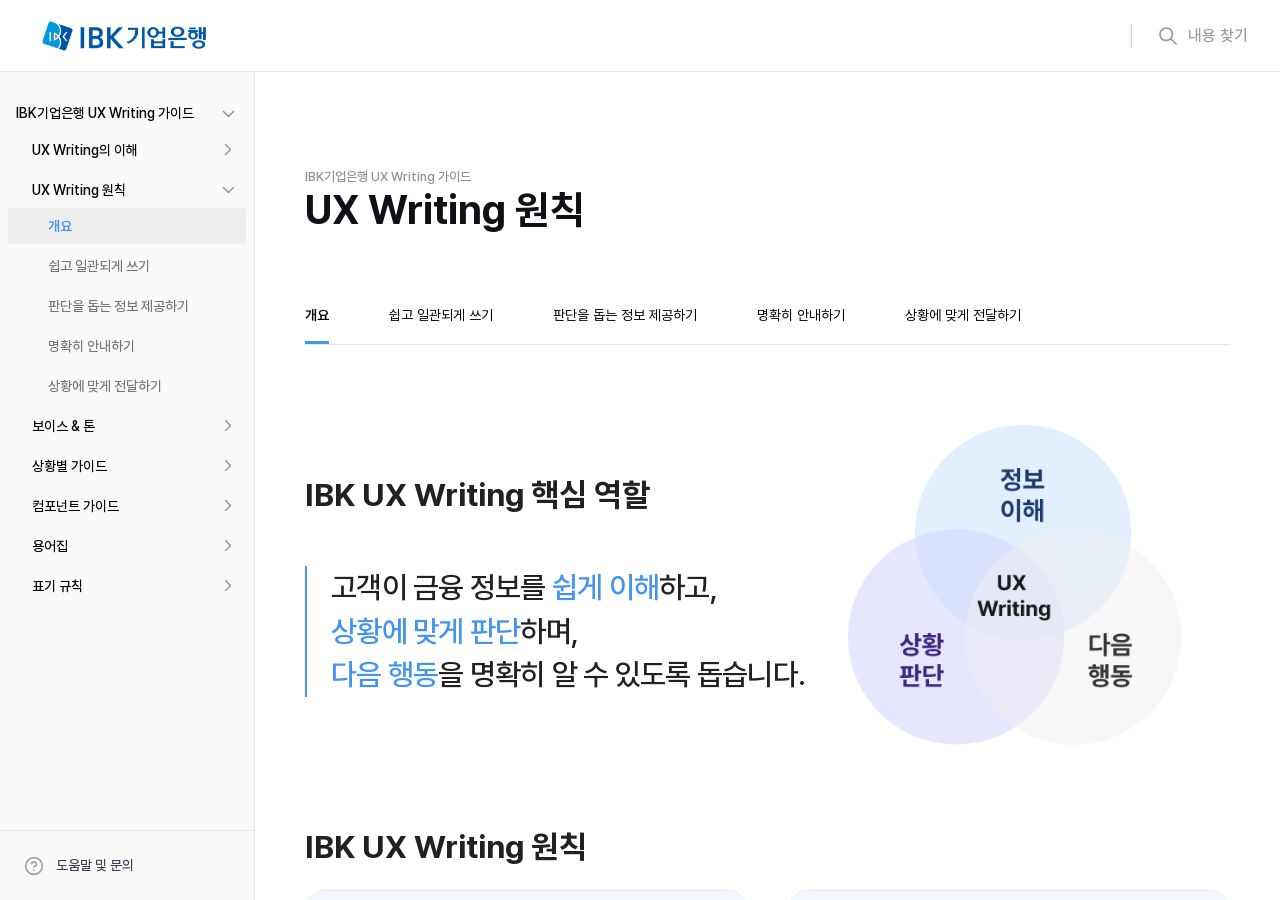
<file: pages/rule.html>
<!doctype html>
<html lang="ko">
  <head>
    <meta charset="UTF-8" />
    <meta name="viewport" content="width=device-width, initial-scale=1.0" />
    <title>IBK기업은행 UX Writing 가이드 : UX Writing 원칙</title>
    <meta name="title" content="IBK기업은행 UX Writing 가이드 : UX Writing 원칙" />
    <meta name="author" content="하이유엑스컨설팅(하이UX)" />
    <meta name="description" content="고객이 금융 정보를 쉽게 이해하고, 상황에 맞게 판단하며, 다음 행동을 명확히 알 수 있도록 돕습니다." />
    <meta name="keyword" content="IBK, IBK기업은행, UX Writing, UX 라이팅, UX 컨설팅, 하이유엑스컨설팅, 하이UX컨설팅" />
    <meta name="format-detection" content="telephone=no" />
    <meta property="og:locale" content="ko_KR" />
    <meta property="og:type" content="website" />
    <meta property="og:author" content="하이유엑스컨설팅(하이UX)" />
    <meta property="og:title" content="IBK기업은행 UX Writing 가이드 : UX Writing 원칙" />
    <meta property="og:site_name" content="IBK기업은행 UX Writing 가이드 : UX Writing 원칙" />
    <meta property="og:description" content="고객이 금융 정보를 쉽게 이해하고, 상황에 맞게 판단하며, 다음 행동을 명확히 알 수 있도록 돕습니다." />
    <meta name="twitter:card" content="summary" />
    <meta name="twitter:title" content="IBK기업은행 UX Writing 가이드 : UX Writing 원칙" />
    <meta name="twitter:description" content="고객이 금융 정보를 쉽게 이해하고, 상황에 맞게 판단하며, 다음 행동을 명확히 알 수 있도록 돕습니다." />
    <meta name="apple-mobile-web-app-title" content="IBK기업은행 UX Writing 가이드 : UX Writing 원칙" />
    <meta name="application-name" content="IBK기업은행 UX Writing 가이드 : UX Writing 원칙" />

    <link rel="stylesheet" type="text/css" href="../src/styles/css/style.css" />
  </head>
  <body>
    <div id="wrap" class="wrap">
      <!-- [HEADER] -->
      <header class="header">
        <div class="logo">
          <img src="../src/images/icon/logo.png" alt="IBK기업은행 로고" />
        </div>
        <div class="search-box">
          <div class="input-box">
            <input type="text" />
          </div>
          <button type="button" class="search-btn">내용 찾기</button>
        </div>
      </header>
      <!-- // [HEADER] -->

      <!-- [CONTAINER] -->
      <main class="container">
        <!-- LNB -->
        <aside class="lnb" aria-label="사이트 내비게이션">
          <nav class="nav">
            <ul class="depth-1">
              <li class="on">
                <a href="#" class="ux-guide">IBK기업은행 UX Writing 가이드</a>
                <ul class="depth-2" style="display: block">
                  <li>
                    <a href="concept.html" class="ux-concept">UX Writing의 이해</a>
                    <ul class="depth-3">
                      <li>
                        <button type="button" data-tab-target="conceptPage_tabBtn_1">UX Writing이란?</button>
                      </li>
                      <li>
                        <button type="button" data-tab-target="conceptPage_tabBtn_2">UX Writing 철학</button>
                      </li>
                    </ul>
                  </li>
                  <li class="on">
                    <a href="rule.html" class="ux-rule">UX Writing 원칙</a>
                    <ul class="depth-3" style="display: block">
                      <li class="active">
                        <button type="button" data-tab-target="rulePage_tabBtn_1">개요</button>
                      </li>
                      <li>
                        <button type="button" data-tab-target="rulePage_tabBtn_2">쉽고 일관되게 쓰기</button>
                      </li>
                      <li>
                        <button type="button" data-tab-target="rulePage_tabBtn_3">판단을 돕는 정보 제공하기</button>
                      </li>
                      <li>
                        <button type="button" data-tab-target="rulePage_tabBtn_4">명확히 안내하기</button>
                      </li>
                      <li>
                        <button type="button" data-tab-target="rulePage_tabBtn_5">상황에 맞게 전달하기</button>
                      </li>
                    </ul>
                  </li>
                  <li>
                    <a href="voice.html" class="voice">보이스 & 톤</a>
                    <ul class="depth-3">
                      <li>
                        <button type="button" data-tab-target="voicePage_tabBtn_1">개요</button>
                      </li>
                      <li>
                        <button type="button" data-tab-target="voicePage_tabBtn_2">보이스</button>
                      </li>
                      <li>
                        <button type="button" data-tab-target="voicePage_tabBtn_3">톤</button>
                      </li>
                      <li>
                        <button type="button" data-tab-target="voicePage_tabBtn_4">톤 상세</button>
                      </li>
                    </ul>
                  </li>
                  <li>
                    <a href="situation.html" class="situation">상황별 가이드</a>
                    <ul class="depth-3">
                      <li class="active">
                        <button type="button" data-tab-target="situationPage_tabBtn_1">회원 가입</button>
                      </li>
                      <li>
                        <button type="button" data-tab-target="situationPage_tabBtn_2">인증</button>
                      </li>
                      <li>
                        <button type="button" data-tab-target="situationPage_tabBtn_3">상품 가입</button>
                      </li>
                      <li>
                        <button type="button" data-tab-target="situationPage_tabBtn_4">정보 조회</button>
                      </li>
                      <li>
                        <button type="button" data-tab-target="situationPage_tabBtn_5">이체 납부</button>
                      </li>
                      <li>
                        <button type="button" data-tab-target="situationPage_tabBtn_6">이용 관리</button>
                      </li>
                      <li>
                        <button type="button" data-tab-target="situationPage_tabBtn_7">서류 발급</button>
                      </li>
                      <li>
                        <button type="button" data-tab-target="situationPage_tabBtn_8">문제 해결</button>
                      </li>
                      <li>
                        <button type="button" data-tab-target="situationPage_tabBtn_9">기업 서비스</button>
                      </li>
                      <li>
                        <button type="button" data-tab-target="situationPage_tabBtn_10">발송 메시지</button>
                      </li>
                    </ul>
                  </li>
                  <li>
                    <a href="component.html" class="how-write">컴포넌트 가이드</a>
                    <ul class="depth-3">
                      <li class="active">
                        <button type="button" data-tab-target="componentPage_tabBtn_1">행동</button>
                        <ul class="depth-4">
                          <li>
                            <a href="#act-btn-1-1">확인 버튼 </a>
                          </li>
                          <li><a href="#act-btn-1-2">단일 액션 버튼</a></li>
                          <li><a href="#act-btn-1-3">이중 액션 버튼</a></li>
                          <li><a href="#act-btn-1-4">예/아니요 버튼</a></li>
                          <li><a href="#act-btn-1-5">적용 유무 버튼</a></li>
                          <li><a href="#act-btn-1-6">탭</a></li>
                          <li><a href="#act-btn-1-7">하단 내비게이션</a></li>
                          <li>
                            <a href="#act-btn-1-8">브레드크럼</a>
                          </li>
                        </ul>
                      </li>
                      <li>
                        <button type="button" data-tab-target="componentPage_tabBtn_2">입력</button>
                        <ul class="depth-4">
                          <li>
                            <a href="#act-btn-2-1">플레이스홀더</a>
                          </li>
                          <li><a href="#act-btn-2-2">정보 헬퍼텍스트</a></li>
                          <li><a href="#act-btn-2-3">오류 헬퍼텍스트</a></li>
                          <li><a href="#act-btn-2-4">체크박스</a></li>
                          <li><a href="#act-btn-2-5">라디오 버튼</a></li>
                          <li><a href="#act-btn-2-6">토글 스위치</a></li>
                          <li><a href="#act-btn-2-7">드롭다운</a></li>
                          <li><a href="#act-btn-2-8">슬라이더</a></li>
                        </ul>
                      </li>
                      <li>
                        <button type="button" data-tab-target="componentPage_tabBtn_3">정보 표시</button>
                        <ul class="depth-4">
                          <li>
                            <a href="#act-btn-3-1">리스트</a>
                          </li>
                          <li><a href="#act-btn-3-2">진행 단계</a></li>
                          <li><a href="#act-btn-3-3">인포 박스</a></li>
                          <li><a href="#act-btn-3-4">배너</a></li>
                          <li><a href="#act-btn-3-5">툴팁</a></li>
                          <li><a href="#act-btn-3-6">팝오버</a></li>
                          <li><a href="#act-btn-3-7">라벨</a></li>
                          <li>
                            <a href="#act-btn-3-8">칩</a>
                          </li>
                        </ul>
                      </li>
                      <li>
                        <button type="button" data-tab-target="componentPage_tabBtn_4">피드백</button>
                        <ul class="depth-4">
                          <li>
                            <a href="#act-btn-4-1">행동 결과 토스트</a>
                          </li>
                          <li><a href="#act-btn-4-2">처리 결과 토스트</a></li>
                          <li><a href="#act-btn-4-3">안내 팝업</a></li>
                          <li><a href="#act-btn-4-4">오류 팝업</a></li>
                          <li><a href="#act-btn-4-5">확인 팝업</a></li>
                          <li><a href="#act-btn-4-6">안내/행동 바텀시트</a></li>
                          <li><a href="#act-btn-4-7">선택/입력 바텀시트</a></li>
                          <li><a href="#act-btn-4-8">데이터 없음</a></li>
                        </ul>
                      </li>
                      <li>
                        <button type="button" data-tab-target="componentPage_tabBtn_5">메시지</button>
                        <ul class="depth-4">
                          <li>
                            <a href="#act-btn-5-1">완료 메시지</a>
                          </li>
                          <li><a href="#act-btn-5-2">오류/거절 메시지</a></li>
                          <li><a href="#act-btn-5-3">소개 메시지</a></li>
                          <li><a href="#act-btn-5-4">행동 요청 메시지</a></li>
                          <li><a href="#act-btn-5-5">유의사항</a></li>
                        </ul>
                      </li>
                    </ul>
                  </li>
                  <li>
                    <a href="glossary.html" class="glossary">용어집</a>
                    <ul class="depth-3">
                      <li>
                        <button type="button" data-tab-target="glossary_tabBtn_1">개요</button>
                      </li>
                      <li>
                        <button type="button" data-tab-target="glossary_tabBtn_2">대출/거래 용어</button>
                      </li>
                      <li>
                        <button type="button" data-tab-target="glossary_tabBtn_3">금액/기간 용어</button>
                      </li>
                      <li>
                        <button type="button" data-tab-target="glossary_tabBtn_4">신청/안내/행동 용어</button>
                      </li>
                      <li>
                        <button type="button" data-tab-target="glossary_tabBtn_5">서비스/상품 명칭</button>
                      </li>
                      <li>
                        <button type="button" data-tab-target="glossary_tabBtn_6">한자어</button>
                      </li>
                      <li>
                        <button type="button" data-tab-target="glossary_tabBtn_7">외래어/약어/지시어</button>
                      </li>
                      <li>
                        <button type="button" data-tab-target="glossary_tabBtn_8">피해야 할 표현</button>
                      </li>
                    </ul>
                  </li>
                  <li>
                    <a href="notation.html" class="notation">표기 규칙</a>
                    <ul class="depth-3">
                      <li class="active">
                        <button type="button" data-tab-target="notationPage_tabBtn_1">개요</button>
                      </li>
                      <li>
                        <button type="button" data-tab-target="notationPage_tabBtn_2">숫자/금액</button>
                      </li>
                      <li>
                        <button type="button" data-tab-target="notationPage_tabBtn_3">날짜/시간</button>
                      </li>
                      <li>
                        <button type="button" data-tab-target="notationPage_tabBtn_4">문장 부호</button>
                      </li>
                      <li>
                        <button type="button" data-tab-target="notationPage_tabBtn_5">전화번호/인터넷주소(URL)</button>
                      </li>
                      <li>
                        <button type="button" data-tab-target="notationPage_tabBtn_6">맞춤법/띄어쓰기</button>
                      </li>
                      <li>
                        <button type="button" data-tab-target="notationPage_tabBtn_7">-해요/-하십시오체</button>
                      </li>
                      <li>
                        <button type="button" data-tab-target="notationPage_tabBtn_8">-하기형/명사형</button>
                      </li>
                    </ul>
                  </li>
                </ul>
              </li>
            </ul>
          </nav>
          <div class="help">
            <a href="/">도움말 및 문의</a>
          </div>
        </aside>
        <!-- // LNB -->
        <!-- CONTENTS -->
        <div class="content concept" aria-label="UX Writing 원칙 콘텐츠">
          <div class="page-title-box">
            <span class="sub-tit">IBK기업은행 UX Writing 가이드</span>
            <h1 class="page-tit">UX Writing 원칙</h1>
          </div>
          <div class="page__tab">
            <div class="page__tab-list" role="tablist" aria-label="페이지 탭">
              <button type="button" class="tab-btn" role="tab" id="rulePage_tabBtn_1" aria-controls="rulePage_tabPanel_1" aria-selected="true">개요</button>
              <button type="button" class="tab-btn" role="tab" id="rulePage_tabBtn_2" aria-controls="rulePage_tabPanel_2" aria-selected="false">쉽고 일관되게 쓰기</button>
              <button type="button" class="tab-btn" role="tab" id="rulePage_tabBtn_3" aria-controls="rulePage_tabPanel_3" aria-selected="false">판단을 돕는 정보 제공하기</button>
              <button type="button" class="tab-btn" role="tab" id="rulePage_tabBtn_4" aria-controls="rulePage_tabPanel_4" aria-selected="false">명확히 안내하기</button>
              <button type="button" class="tab-btn" role="tab" id="rulePage_tabBtn_5" aria-controls="rulePage_tabPanel_5" aria-selected="false">상황에 맞게 전달하기</button>
            </div>
            <div class="page-tabs__cnt">
              <!-- TAB : 개요 -->
              <div class="page-tabs__panel" role="tabpanel" id="rulePage_tabPanel_1" aria-labelledby="rulePage_tabBtn_1" tabindex="0">
                <div class="cnt-box">
                  <div class="rule__summary-kv">
                    <div class="txt-box">
                      <h2 class="cnt-tit">IBK UX Writing 핵심 역할</h2>
                      <h3>
                        고객이 금융 정보를 <span>쉽게 이해</span>하고, <br />
                        <span>상황에 맞게 판단</span>하며, <br />
                        <span>다음 행동</span>을 명확히 알 수 있도록 돕습니다.
                      </h3>
                    </div>
                    <div class="img-box">
                      <img src="../src/images/img/rule_visual.png" alt="UX Writing" />
                    </div>
                  </div>
                </div>
                <div class="cnt-box">
                  <h2 class="cnt-tit">IBK UX Writing 원칙</h2>
                  <div class="rule__summary-principle">
                    <div class="grid repeat-2 border">
                      <div class="box">
                        <div class="top">
                          <span>원칙1</span>
                          <h4>쉽고 일관되게 쓰기</h4>
                          <p>정보를 쉽고 일관되게 전달하여 고객이 상황을 이해할 수 있게 합니다.</p>
                        </div>
                        <div class="blue-num-list">
                          <ol>
                            <li>어려운 금융 정보를 고객 언어로 풀어 씁니다.</li>
                            <li>같은 의미는 같은 표현으로 씁니다.</li>
                          </ol>
                        </div>
                      </div>
                      <div class="box">
                        <div class="top">
                          <span>원칙2</span>
                          <h4>판단을 돕는 정보 제공하기</h4>
                          <p>고객이 판단하는 데 필요한 정보를 빠짐없이, 핵심부터 제공합니다.</p>
                        </div>
                        <div class="blue-num-list">
                          <ol>
                            <li>판단에 필요한 필수 정보를 빠짐없이 씁니다.</li>
                            <li>선택에 영향을 주는 핵심 정보를 문장 앞에 씁니다.</li>
                          </ol>
                        </div>
                      </div>
                      <div class="box">
                        <div class="top">
                          <span>원칙3</span>
                          <h4>명확히 안내하기</h4>
                          <p>대상, 조건, 상태를 분명히 쓰고 오류는 원인과 해결까지 안내합니다.</p>
                        </div>
                        <div class="blue-num-list">
                          <ol>
                            <li>안내의 대상과 적용 조건을 구체적으로 씁니다.</li>
                            <li>오류는 원인과 해결 방법을 함께 안내합니다.</li>
                          </ol>
                        </div>
                      </div>
                      <div class="box">
                        <div class="top">
                          <span>원칙4</span>
                          <h4>상황에 맞게 전달하기</h4>
                          <p>상황에 맞게 정보의 구조와 양을 조절합니다.</p>
                        </div>
                        <div class="blue-num-list">
                          <ol>
                            <li>고객과 상황에 맞춰 필요한 정보를 전달합니다.</li>
                            <li>채널에 맞는 구조로 작성합니다.</li>
                            <li>채널에 맞게 정보의 양과 길이를 조절합니다.</li>
                          </ol>
                        </div>
                      </div>
                    </div>
                  </div>
                </div>
              </div>
              <!-- // TAB : 개요 -->
              <!-- TAB : 쉽게쓰기 -->
              <div class="page-tabs__panel" role="tabpanel" id="rulePage_tabPanel_2" aria-labelledby="rulePage_tabBtn_2" tabindex="-1" hidden>
                <div class="cnt-box">
                  <div class="title-box">
                    <span class="step">원칙 1.</span>
                    <h2 class="cnt-tit">쉽고 일관되게 쓰기</h2>
                    <p>IBK기업은행 UX Writing은 고객이 바로 이해할 수 있게 직관적인 표현을 씁니다.<br />고객에게 익숙한 표현은 유지하고, 어려운 용어는 고객의 언어로 쉽게 풀어 씁니다. 같은 기능과 행동은 어느 화면에서든 일관되게 표현합니다.</p>
                  </div>
                  <h3 class="cnt-sub-tit mt-80">왜 이 원칙이 중요할까요?</h3>
                  <div class="rule__writing-why">
                    <div class="grid repeat-1 gap-16 border">
                      <div class="box">
                        <strong>쉬운 이해</strong>
                        <p>어려운 금융용어와 복잡한 문장은 직관적으로 이해되지 않아 판단과 행동을 지연시킵니다. 쉽게 풀어 쓴 문구는 고객이 절차를 끝까지 이어갈 수 있도록 돕습니다[1].</p>
                      </div>
                      <div class="box">
                        <strong>일관된 이해</strong>
                        <p>화면마다 다른 표현이 쓰이면 고객은 같은 서비스 안에서도 혼란을 느낍니다. 일관된 용어와 구조가 IBK 전체의 신뢰를 만듭니다[2].</p>
                      </div>
                    </div>
                  </div>
                </div>
                <div class="cnt-box">
                  <div class="title-box">
                    <span class="step">상세원칙 1.</span>
                    <h3 class="cnt-sub-tit mt-16">어려운 금융 정보를 고객 언어로 풀어 씁니다.</h3>
                    <div class="rule__writing-detail">
                      <div class="blue-num-list">
                        <ol>
                          <li>
                            <strong>금융용어는 쉬운 말로 풀어 씁니다.</strong>
                            <p>고객은 익숙한 언어일 때 의미를 정확히 받아들이므로 전문용어는 쉬운 표현으로 바꾸고, 바꾸기 어려운 용어는 의미를 함께 안내합니다[1].</p>
                          </li>
                          <li>
                            <strong>복잡한 절차는 한 문장에 하나씩 쉽게 풀어 씁니다.</strong>
                            <p>고객은 화면을 훑어 읽기 때문에, 복잡한 절차와 조건은 한 문장에 하나씩 짧고 쉽게 풀어 씁니다[3].</p>
                          </li>
                          <li>
                            <strong>숫자는 고객이 이해할 수 있는 단위와 형태로 제시합니다.</strong>
                            <p>같은 숫자라도 표기 방식에 따라 판단이 달라질 수 있으므로, 금액, 수수료, 기간은 고객이 이해하기 쉬운 단위로 표현합니다[4].</p>
                          </li>
                          <li>
                            <strong>고객에게 생기는 영향을 중심으로 풀어 씁니다.</strong>
                            <p>고객은 '나에게 미치는 영향'을 알아야 판단하므로, 상품 조건이나 제도가 거래, 금액, 기한에 어떤 영향을 주는지 함께 안내합니다.</p>
                          </li>
                        </ol>
                      </div>
                      <div class="detail-case-box mt-40">
                        <div class="box dont">
                          <span class="type">Don’t</span>
                          <div class="img">
                            <img src="../src/images/img/rule_detail_1-1.png" alt="적금 상품 유의사항" />
                          </div>
                          <p class="desc">
                            '변경 시행일’같은 법령 용어를 써서<br />
                            고객이 의미를 파악하기 어렵습니다.
                          </p>
                        </div>
                        <div class="box do">
                          <span class="type">Do</span>
                          <div class="img">
                            <img src="../src/images/img/rule_detail_1-2.png" alt="적금 상품 유의사항" />
                          </div>
                          <p class="desc">법령 용어를 고객에게 익숙한 표현으로 풀어 써서<br />해석 없이 이해할 수 있도록 돕습니다.</p>
                        </div>
                      </div>
                    </div>
                  </div>
                </div>
                <div class="cnt-box">
                  <div class="title-box">
                    <span class="step">상세원칙 2.</span>
                    <h3 class="cnt-sub-tit mt-16">같은 의미는 같은 표현으로 씁니다.</h3>
                    <div class="rule__writing-detail">
                      <div class="blue-num-list">
                        <ol>
                          <li>
                            <strong>같은 기능, 상태, 행동은 같은 용어로 표현합니다.</strong>
                            <p>일관성을 위하여 반복되는 표현은 화면이 달라도 정해둔 한 가지 용어로 씁니다[6].</p>
                          </li>
                          <li>
                            <strong>뜻이 비슷한 말은 상황에 따라 구분하여 씁니다.</strong>
                            <p>신청, 가입, 등록, 개설처럼 뜻이 비슷한 말은 쓰임이 서로 다르므로, 상황에 맞는 용어를 씁니다[6].</p>
                          </li>
                          <li>
                            <strong>종결어미를 기준에 맞게 통일합니다.</strong>
                            <p>어미와 구조가 달라지면 다른 서비스처럼 느껴지므로, 같은 상황에서는 동일한 어미와 구조로 작성합니다[7].</p>
                          </li>
                          <li>
                            <strong>숫자, 날짜, 금액 표기를 통일합니다.</strong>
                            <p>표기 방식이 혼재되면 같은 정보도 다르게 보이므로 숫자, 날짜, 금액, 단위는 일관된 형식으로 표기합니다[8].</p>
                          </li>
                        </ol>
                      </div>
                      <div class="detail-case-box mt-40 gap-60">
                        <div class="box dont">
                          <span class="type">Don’t</span>
                          <div class="img">
                            <img src="../src/images/img/rule_detail_2-1.png" alt="적금 상품 유의사항" />
                          </div>
                          <p class="desc">이체 기능은 같은데 버튼 문구가 화면마다 달라서<br />고객이 같은 기능으로 인식하기 어렵습니다.</p>
                        </div>
                        <div class="box do">
                          <span class="type">Do</span>
                          <div class="img">
                            <img src="../src/images/img/rule_detail_2-2.png" alt="적금 상품 유의사항" />
                          </div>
                          <p class="desc">'보내기'로 통일하여 고객이 어느 화면에서나<br />같은 기능임을 알 수 있도록 돕습니다.</p>
                        </div>
                      </div>
                    </div>
                  </div>
                </div>
                <div class="cnt-box">
                  <h2 class="cnt-tit">작성 전 확인 포인트</h2>
                  <p>고객이 바로 이해할 수 있고, 같은 표현으로 일관되게 작성됐나요?</p>
                  <div class="chk-point-list mt-32">
                    <ul>
                      <li>전문용어, 금융용어를 고객이 이해할 수 있는 말로 풀어썼나요?</li>
                      <li>복잡한 절차를 한 번에 한 단계씩 설명했나요?</li>
                      <li>종결어미와 숫자, 날짜 표기 방식을 기준에 맞게 통일했나요?</li>
                      <li>같은 기능, 상태, 행동은 같은 표현으로 통일했나요?</li>
                    </ul>
                  </div>
                </div>

                <div class="reference-box">
                  <ol>
                    <li>[1] U.S. Securities and Exchange Commission. (1998). A Plain English Handbook: How to Create Clear SEC Disclosure Documents. SEC.</li>
                    <li>[2] Shneiderman, B., Plaisant, C., Cohen, M., Jacobs, S., Elmqvist, N., & Diakopoulos, N. (2016). Designing the User Interface: Strategies for Effective Human-Computer Interaction (6th ed.). Pearson.</li>
                    <li>[3] Nielsen, J. (2006). Progressive Disclosure. Nielsen Norman Group.</li>
                    <li>
                      ] Budiu, R. (2016, February 14). *The pyramid of trust*. Nielsen Norman Group.
                      <a href="https://www.nngroup.com/articles/trust-pyramid/" target="_blank">https://www.nngroup.com/articles/trust-pyramid/</a>
                    </li>
                    <li>[5] Winters, S. (2017). Content design. Content Design London.</li>
                    <li>[6] Nielsen Norman Group. (2021). Maintain Consistency and Adhere to Standards. Nielsen Norman Group.</li>
                    <li>[7] Podmajersky, T. (2019). Strategic writing for UX: Drive engagement, conversion, and retention with every word. O'Reilly Media.</li>
                    <li>[8] Nielsen, J. (2007). Show Numbers as Numerals When Writing for Online Readers. Nielsen Norman Group.</li>
                  </ol>
                </div>
              </div>
              <!-- // TAB : 쉽게쓰기 -->
              <!-- TAB : 판단돕기 -->
              <div class="page-tabs__panel" role="tabpanel" id="rulePage_tabPanel_3" aria-labelledby="rulePage_tabBtn_3" tabindex="-1" hidden>
                <div class="cnt-box">
                  <div class="title-box">
                    <span class="step">원칙 2.</span>
                    <h2 class="cnt-tit">판단을 돕는 정보 제공하기</h2>
                    <p>
                      IBK기업은행은 고객이 스스로 선택할 수 있도록 필요한 정보를 먼저 제공합니다.<br />
                      핵심 정보는 앞에 쓰고, 혜택만 강조하지 않고 유의할 점도 함께 안내합니다. 필수 고지는 유지하되, 업무의 목적과 리스크 정도에 따라 설명의 양을 조절합니다.
                    </p>
                  </div>
                  <h3 class="cnt-sub-tit mt-80">왜 이 원칙이 중요할까요?</h3>
                  <div class="rule__writing-why">
                    <div class="grid repeat-1 gap-16 border">
                      <div class="box">
                        <strong>고객마다 다른 이해 수준</strong>
                        <p>고객 유형에 따라 화면에서 알고 싶은 정보와 하려는 행동이 다릅니다. 고객 유형에 맞게 문구를 쓰면, 불필요한 혼란과 문의를 줄일 수 있습니다[1].</p>
                      </div>
                      <div class="box">
                        <strong>상황마다 다른 판단의 부담</strong>
                        <p>단순 조회와 상품 가입·해지는 고객이 감수해야 할 리스크가 다릅니다. 화면에 맞게 정보 밀도를 조절하면 중요한 정보가 묻히지 않고 고객의 판단을 도울 수 있습니다[2].</p>
                      </div>
                      <div class="box">
                        <strong>약관·고지의 이해 부담</strong>
                        <p>약관, 고지 문구는 임의로 바꾸기 어렵지만 보조 설명을 더하면 고객이 별도의 해석 없이도 핵심을 이해하고 판단할 수 있습니다[3].</p>
                      </div>
                    </div>
                  </div>
                </div>
                <div class="cnt-box">
                  <div class="title-box">
                    <span class="step">상세원칙 1.</span>
                    <h3 class="cnt-sub-tit mt-16">판단에 필요한 필수 정보를 빠짐없이 씁니다.</h3>
                    <div class="rule__writing-detail">
                      <div class="blue-num-list">
                        <ol>
                          <li>
                            <strong>원문 유지가 필요한 문구는 임의로 바꾸지 않습니다.</strong>
                            <p>약관, 고지, 법적 문구처럼 승인된 표현은 그대로 유지하고, 고객이 확인해야 할 핵심만 안내로 보완합니다[3].</p>
                          </li>
                          <li>
                            <strong>문구의 수정 가능 범위를 먼저 구분합니다.</strong>
                            <p>원문 유지, 제한적 변형, 보조 설명, 준법 검토 필요 영역을 구분하여 문구별로 적용 방식을 다르게 정합니다.</p>
                          </li>
                          <li>
                            <strong>필수 고지는 요약 문구와 도움말로 이해를 보완합니다.</strong>
                            <p>원문을 유지하되 핵심 조건, 예외, 주의사항은 요약 문구, 괄호 설명, 툴팁, 도움말로 함께 안내합니다[4].</p>
                          </li>
                        </ol>
                      </div>
                      <div class="detail-case-box mt-40">
                        <div class="box dont">
                          <span class="type">Don’t</span>
                          <div class="img">
                            <img src="../src/images/img/rule_detail_3-1.png" alt="개인정보 수집·이용 동의" />
                          </div>
                          <p class="desc">약관 문구만 있고, 보조 설명이 없어서<br />왜 이 동의가 필요한지 알기 어렵습니다.</p>
                        </div>
                        <div class="box do">
                          <span class="type">Do</span>
                          <div class="img">
                            <img src="../src/images/img/rule_detail_3-2.png" alt="개인정보 수집·이용 동의" />
                          </div>
                          <p class="desc">원문을 유지하되, 보조 설명을 추가하여<br />고객이 동의 목적과 범위를 이해할 수 있도록 돕습니다.</p>
                        </div>
                      </div>
                    </div>
                  </div>
                </div>
                <div class="cnt-box">
                  <div class="title-box">
                    <span class="step">상세원칙 2.</span>
                    <h3 class="cnt-sub-tit mt-16">선택에 영향을 주는 핵심 정보를 문장 앞에 씁니다.</h3>
                    <div class="rule__writing-detail">
                      <div class="blue-num-list">
                        <ol>
                          <li>
                            <strong>고객의 선택에 영향을 주는 결과와 조건을 먼저 제시합니다.</strong>
                            <p>고객은 화면을 빠르게 훑어보며 필요한 정보를 찾기 때문에, 의미와 다음 행동을 판단할 수 있는 핵심 정보를 앞에 씁니다[5].</p>
                          </li>
                          <li>
                            <strong>금액과 기한은 특히 문장 맨 앞에 씁니다.</strong>
                            <p>금액과 기한은 금융 의사결정의 기준이므로, 문장 앞에 써서 고객이 혼란 없이 빠르게 판단하도록 돕습니다[6].</p>
                          </li>
                        </ol>
                      </div>
                      <div class="detail-case-box mt-40 gap-60">
                        <div class="box dont">
                          <span class="type">Don’t</span>
                          <div class="img">
                            <img src="../src/images/img/rule_detail_4-1.png" alt="적금을 해지하시겠어요?" />
                          </div>
                          <p class="desc">핵심 조건 없이 행동만 요청하여<br />고객이 어떤 결과가 생길지 모른 채 진행합니다.</p>
                        </div>
                        <div class="box do">
                          <span class="type">Do</span>
                          <div class="img">
                            <img src="../src/images/img/rule_detail_4-2.png" alt="적금을 해지하시겠어요?" />
                          </div>
                          <p class="desc">
                            선택에 영향을 주는 조건을 써서<br />
                            고객이 결과를 미리 알고 판단할 수 있도록 돕습니다.
                          </p>
                        </div>
                      </div>
                    </div>
                  </div>
                </div>
                <div class="cnt-box">
                  <h2 class="cnt-tit">작성 전 확인 포인트</h2>
                  <p>고객이 핵심 내용을 충분히 이해한 상태에서 선택할 수 있도록 썼나요?</p>
                  <div class="chk-point-list mt-32">
                    <ul>
                      <li>바꾸기 어려운 법령·고지 문구는 쉬운 보조설명을 함께 썼나요?</li>
                      <li>약관과 고지 문구를 읽고, 고객이 본인에게 미치는 영향을 이해할 수 있나요?</li>
                      <li>고객이 선택하기 전에 알아야 할 조건과 결과를 먼저 확인할 수 있나요?</li>
                      <li>금액, 기한, 조건 같은 핵심 정보를 먼저 제시했나요?</li>
                    </ul>
                  </div>
                </div>

                <div class="reference-box">
                  <ol>
                    <li>[1] Shneiderman, B., Plaisant, C., Cohen, M., Jacobs, S., Elmqvist, N., & Diakopoulos, N. (2016). Designing the user interface: Strategies for effective human-computer interaction (6th ed.). Pearson.</li>
                    <li>
                      [2] Sweller, J. (1988). Cognitive load during problem solving: Effects on learning. Cognitive Science, 12(2), 257–285.
                      <a href="https://doi.org/10.1207/s15516709cog1202_4" target="_blank">https://doi.org/10.1207/s15516709cog1202_4</a>
                    </li>
                    <li>
                      [3] U.S. Securities and Exchange Commission. (1998). A plain English handbook: How to create clear SEC disclosure documents. Office of Investor Education and Assistance.
                      <a href="https://www.sec.gov/pdf/handbook.pdf" target="_blank">https://www.sec.gov/pdf/handbook.pdf</a>
                    </li>
                    <li>
                      [4] Ben-Shahar, O., & Schneider, C. E. (2011). The failure of mandated disclosure. University of Pennsylvania Law Review, 159(3), 647–749.
                      <a href="https://scholarship.law.upenn.edu/penn_law_review/vol159/iss3/2/" target="_blank">https://scholarship.law.upenn.edu/penn_law_review/vol159/iss3/2/</a>
                    </li>
                    <li>[5] Nielsen, J. (2006). F-Shaped Pattern For Reading Web Content. Nielsen Norman Group.</li>
                    <li>[6] Schade, A. (2018). Inverted Pyramid: Writing for Comprehension. Nielsen Norman Group.</li>
                  </ol>
                </div>
              </div>
              <!-- // TAB : 판단돕기 -->
              <!-- TAB : 안내하기 -->
              <div class="page-tabs__panel" role="tabpanel" id="rulePage_tabPanel_4" aria-labelledby="rulePage_tabBtn_4" tabindex="-1" hidden>
                <div class="cnt-box">
                  <div class="title-box">
                    <span class="step">원칙 3.</span>
                    <h2 class="cnt-tit">명확히 안내하기</h2>
                    <p>
                      IBK기업은행은 고객에게 현재 상태와 다음 행동을 분명히 알 수 있도록 안내합니다.<br />
                      진행 단계와 결과를 먼저 알려 고객이 불안하지 않도록 합니다. 오류가 발생하면 원인과 해결 방법을 함께 안내하고, 필요시 다른 방법을 제시합니다.
                    </p>
                  </div>
                  <h3 class="cnt-sub-tit mt-80">왜 이 원칙이 중요할까요?</h3>
                  <div class="rule__writing-why">
                    <div class="grid repeat-1 gap-16 border">
                      <div class="box">
                        <strong>명확한 상황 이해</strong>
                        <p>대상, 조건, 기준이 분명하면 고객은 문구의 의미를 따로 해석하지 않아도 현재 상황을 바로 이해할 수 있습니다[1].</p>
                      </div>
                      <div class="box">
                        <strong>진행 상태의 가시성</strong>
                        <p>현재 단계와 남은 절차를 명확히 안내합니다. 고객이 상황을 알고 진행하면 불안을 줄일 수 있고, 다음 단계로 자연스럽게 이어갈 수 있습니다[2].</p>
                      </div>
                      <div class="box">
                        <strong>오류 상황의 회복</strong>
                        <p>오류 발생 시, 원인과 해결 방법이 함께 안내하면 고객은 현재 상황을 이해하고 해결 방법을 진행할 수 있습니다[3].</p>
                      </div>
                    </div>
                  </div>
                </div>
                <div class="cnt-box">
                  <div class="title-box">
                    <span class="step">상세원칙 1.</span>
                    <h3 class="cnt-sub-tit mt-16">안내의 대상과 적용 조건을 구체적으로 씁니다.</h3>
                    <div class="rule__writing-detail">
                      <div class="blue-num-list">
                        <ol>
                          <li>
                            <strong>중의적이거나 모호한 표현을 줄이고 명확하게 작성합니다.</strong>
                            <p>해석이 달라질 수 있는 표현은 대상, 조건, 기준이 드러나도록 구체적으로 씁니다[4].</p>
                          </li>
                          <li>
                            <strong>의미 단위로 나누어 안내합니다.</strong>
                            <p>고객 유형, 계좌 종류, 거래 금액 등 안내 사항이 여러 개일 때는 고객이 하나의 내용으로 이해할 수 있는 단위로 나누어 씁니다[5].</p>
                          </li>
                          <li>
                            <strong>여러 단계로 이어지는 안내는 현재 진행중인 단계를 함께 제시합니다.</strong>
                            <p>신청, 심사, 완료처럼 단계가 있는 화면에서는 전체 단계를 보여주고, 그중 현재 단계를 표시합니다[6].</p>
                          </li>
                        </ol>
                      </div>
                      <div class="detail-case-box mt-40">
                        <div class="box dont">
                          <span class="type">Don’t</span>
                          <div class="img">
                            <img src="../src/images/img/rule_detail_5-1.png" alt="IBK 인증서 발급이 완료 되었어요" />
                          </div>
                          <p class="desc">'실물 접근매체'처럼 모호한 표현을 써서<br />선택지만으로는 고객이 무엇을 선택해야 할지 알기 어렵습니다.</p>
                        </div>
                        <div class="box do">
                          <span class="type">Do</span>
                          <div class="img">
                            <img src="../src/images/img/rule_detail_5-2.png" alt="IBK 인증서 발급이 완료 되었어요" />
                          </div>
                          <p class="desc">인증 수단을 구체적으로 써서 선택지만으로도<br />고객이 어떤 수단으로 인증할지 바로 알 수 있도록 돕습니다.</p>
                        </div>
                      </div>
                    </div>
                  </div>
                </div>
                <div class="cnt-box">
                  <div class="title-box">
                    <span class="step">상세원칙 2.</span>
                    <h3 class="cnt-sub-tit mt-16">오류 발생 시 상태, 원인, 해결 방법을 명확히 안내합니다.</h3>
                    <div class="rule__writing-detail">
                      <div class="blue-num-list">
                        <ol>
                          <li>
                            <strong>오류 상태를 먼저 알려줍니다.</strong>
                            <p>고객이 진행 중인 절차가 완료되지 않았는지, 중단되었는지, 다시 시도할 수 있는지 먼저 알 수 있도록 상태를 명확히 안내합니다[2].</p>
                          </li>
                          <li>
                            <strong>오류 원인을 시스템 언어가 아닌 고객의 언어로 설명합니다.</strong>
                            <p>에러코드나 시스템 사유 대신 입력 정보 불일치, 인증 실패, 조회 기간 초과, 권한 제한처럼 고객이 이해할 수 있는 원인을 씁니다[7].</p>
                          </li>
                          <li>
                            <strong>해결 방법과 대체 선택지를 함께 제시합니다.</strong>
                            <p>해결에 필요한 행동을 함께 안내하고, 바로 해결이 어려우면 다시 시도할 방법이나 문의처를 함께 알려줍니다[8].</p>
                          </li>
                        </ol>
                      </div>
                      <div class="detail-case-box mt-40 gap-60">
                        <div class="box dont">
                          <span class="type">Don’t</span>
                          <div class="img">
                            <img src="../src/images/img/rule_detail_6-1.png" alt="계좌 비밀번호 오류" />
                          </div>
                          <p class="desc">
                            오류 원인과 제한 내용을 한 문장에 함께 써서<br />
                            고객이 현재 어떤 상태인지 명확히 파악하기 어렵습니다.
                          </p>
                        </div>
                        <div class="box do">
                          <span class="type">Do</span>
                          <div class="img">
                            <img src="../src/images/img/rule_detail_6-2.png" alt="계좌 비밀번호 오류" />
                          </div>
                          <p class="desc">오류 상태를 먼저 쓴 뒤, 원인과 해결 방법을 안내하여<br />고객이 상황을 이해하고 무엇을 해야 하는지 알 수 있도록 돕습니다.</p>
                        </div>
                      </div>
                    </div>
                  </div>
                </div>
                <div class="cnt-box">
                  <h2 class="cnt-tit">작성 전 확인 포인트</h2>
                  <p>고객이 다음에 무엇을 해야 하는지, 어떻게 해결할 수 있는지 알 수 있게 썼나요?</p>
                  <div class="chk-point-list mt-32">
                    <ul>
                      <li>신청, 심사, 완료처럼 단계가 있는 화면에서는 전체 흐름 중 지금 어느 단계이고, 어떻게 진행되고 있는지 함께 알려줬나요?</li>
                      <li>고객이 다음에 무엇을 해야 하는지 분명히 알 수 있도록 썼나요?</li>
                      <li>오류가 났을 때, 시스템 메시지가 아니라 고객이 이해할 수 있는 말로 원인을 알려줬나요?</li>
                      <li>오류 화면에서 고객이 해결할 수 있는 방법이나 대체 선택지를 함께 안내했나요?</li>
                    </ul>
                  </div>
                </div>

                <div class="reference-box">
                  <ol>
                    <li>
                      [1]이태준. (2015). 금융공시정보의 독해용이성이 금융의사결정의 질에 미치는 효과: 금융소비자의 인지적 반응을 중심으로. PR연구, 19(3), 131–156.
                      <a href="https://doi.org/10.15814/jpr.2015.19.3.131" target="_blank">https://doi.org/10.15814/jpr.2015.19.3.131</a>
                    </li>
                    <li>
                      [2] Sherwin, K. (2014, October 26). Progress indicators make a slow system less insufferable. Nielsen Norman Group.
                      <a href="https://www.nngroup.com/articles/progress-indicators/" target="_blank">https://www.nngroup.com/articles/progress-indicators/</a>
                    </li>

                    <li>
                      [3] Nielsen, J. (1994, April 24). 10 usability heuristics for user interface design. Nielsen Norman Group.

                      <a href="https://www.nngroup.com/articles/ten-usability-heuristics/" target="_blank">https://www.nngroup.com/articles/ten-usability-heuristics/</a>
                    </li>

                    <li>
                      [4]Wang, H.-H. (2025). Few Guesses, More Success: 4 Principles to Reduce Cognitive Load in Forms. Nielsen Norman Group.

                      <a href="https://www.nngroup.com/articles/4-principles-reduce-cognitive-load/" target="_blank">https://www.nngroup.com/articles/4-principles-reduce-cognitive-load/</a>
                    </li>
                    <li>
                      [5] Moran, K. (2016, March 20). How chunking helps content processing. Nielsen Norman Group.

                      <a href="https://www.nngroup.com/articles/chunking/" target="_blank">https://www.nngroup.com/articles/chunking/</a>
                    </li>

                    <li>
                      [6] Harley, A. (2018, June 3). Visibility of system status (Usability heuristic #1). Nielsen Norman Group.

                      <a href="https://www.nngroup.com/articles/visibility-system-status/" target="_blank">https://www.nngroup.com/articles/visibility-system-status/</a>
                    </li>
                    <li>
                      [7] Moran, K. (2019, September 27). Usability heuristic 9: Help users recognize, diagnose, and recover from errors [Video]. Nielsen Norman Group.

                      <a href="https://www.nngroup.com/videos/usability-heuristic-recognize-errors/" target="_blank">https://www.nngroup.com/videos/usability-heuristic-recognize-errors/</a>
                    </li>
                    <li>
                      [8] Neusesser, T., & Sunwall, E. (2023, May 14). Error-message guidelines. Nielsen Norman Group.

                      <a href="https://www.nngroup.com/articles/error-message-guidelines/" target="_blank">https://www.nngroup.com/articles/error-message-guidelines/</a>
                    </li>

                    <li>[9] Shneiderman, B., Plaisant, C., Cohen, M., Jacobs, S., Elmqvist, N., & Diakopoulos, N. (2016). Designing the user interface: Strategies for effective human-computer interaction (6th ed.). Pearson.</li>
                  </ol>
                </div>
              </div>
              <!-- // TAB : 안내하기 -->
              <!-- TAB : 맞춰 전달하기 -->
              <div class="page-tabs__panel" role="tabpanel" id="rulePage_tabPanel_5" aria-labelledby="rulePage_tabBtn_5" tabindex="-1" hidden>
                <div class="cnt-box">
                  <div class="title-box">
                    <span class="step">원칙 4.</span>
                    <h2 class="cnt-tit">상황에 맞게 전달하기</h2>
                    <p>IBK기업은행은 고객이 이용하는 상황과 채널에 맞춰 필요한 정보를 정확하고 알기 쉽게 전달합니다.<br />채널 특성에 따라 문장의 길이와 정보량을 조절하고, 같은 목적의 메시지는 일관된 표현으로 제공하여 고객이 어떤 채널에서도 쉽게 이해할 수 있도록 합니다.</p>
                  </div>
                  <h3 class="cnt-sub-tit mt-80">왜 이 원칙이 중요할까요?</h3>
                  <div class="rule__writing-why">
                    <div class="grid repeat-1 gap-16 border">
                      <div class="box">
                        <strong>상황과 채널에 맞는 정보량 조절</strong>
                        <p>고객의 상황과 채널에 따라 설명의 깊이는 달라집니다. 핵심 정보는 빠뜨리지 않고, 고객이 이해하고 행동하는 데 필요한 내용을 충분히 담습니다[1].</p>
                      </div>
                      <div class="box">
                        <strong>첫 문장 중요성</strong>
                        <p>문자, 푸시, 알림톡 같은 발송 메시지는 첫 줄만 보고 넘기기 쉽습니다. 발신 목적과 해야 할 행동을 첫 문장에 써야 바로 이해할 수 있습니다[2].</p>
                      </div>
                      <div class="box">
                        <strong>어느 채널에서도 일관된 메시지 구조</strong>
                        <p>작성 부서가 달라도 메시지는 같은 구조로 전달합니다. 일관된 구조는 고객 이해를 돕고, 반복 문의를 줄입니다[3].</p>
                      </div>
                    </div>
                  </div>
                </div>
                <div class="cnt-box">
                  <div class="title-box">
                    <span class="step">상세원칙 1.</span>
                    <h3 class="cnt-sub-tit mt-16">고객과 상황에 맞춰 필요한 정보를 전달합니다.</h3>
                    <div class="rule__writing-detail">
                      <div class="blue-num-list">
                        <ol>
                          <li>
                            <strong>반복되는 화면에서는 핵심 정보만 간결하게 씁니다.</strong>
                            <p>조회, 확인처럼 반복되는 화면에서는 부가 설명을 줄이고 핵심 정보를 중심으로 안내합니다[4].</p>
                          </li>
                          <li>
                            <strong>개인 고객에게는 이해를 돕는 설명을 제공합니다.</strong>
                            <p>개인 고객의 정보 비교와 판단을 돕기 위하여 상품, 제도의 의미와 조건을 풀어서 안내합니다[5].</p>
                          </li>
                          <li>
                            <strong>기업 고객에게는 처리에 필요한 정보를 간결하게 전합니다.</strong>
                            <p>기업 고객은 업무 처리에 집중하므로, 가능 여부, 필요 조건, 처리 절차를 간결하게 안내합니다[5].</p>
                          </li>
                          <li>
                            <strong>신중한 판단이 필요한 화면에서는 조건과 영향을 더 자세히 안내합니다.</strong>
                            <p>대출, 해지, 고액 송금처럼 결정 부담이 큰 화면에서는 조건과 결과를 충분히 설명합니다[6].</p>
                          </li>
                        </ol>
                      </div>
                      <div class="detail-case-box mt-40" style="display: flex; align-items: flex-start; gap: 60px">
                        <div class="box dont">
                          <span class="type">Don’t</span>
                          <div class="img">
                            <img src="../src/images/img/rule_detail_7-1.png" alt="이체한도 변경 안내" />
                          </div>
                          <p class="desc">개인 고객과 기업 고객에게 같은 내용을 안내하면,<br />고객별로 필요한 조건과 다음 행동을 알기 어렵습니다.</p>
                        </div>
                        <div class="box do" style="width: 64%; flex-shrink: 0">
                          <span class="type">Do</span>
                          <div class="img">
                            <img src="../src/images/img/rule_detail_7-2.png" alt="이체한도 변경 안내" />
                          </div>
                          <p class="desc">개인 고객에게는 변경이 필요한 경우를 구체적으로,<br />기업 고객에게는 거쳐야 할 절차를 써서 각자 필요한 판단을 하도록 돕습니다.</p>
                        </div>
                      </div>
                    </div>
                  </div>
                </div>
                <div class="cnt-box">
                  <div class="title-box">
                    <span class="step">상세원칙 2.</span>
                    <h3 class="cnt-sub-tit mt-16">채널에 맞는 구조로 작성합니다.</h3>
                    <div class="rule__writing-detail">
                      <div class="blue-num-list">
                        <ol>
                          <li>
                            <strong>목적과 주체를 첫 문장에 먼저 씁니다.</strong>
                            <p>‘광고’, ‘안내’ 등 메시지 목적과 ‘IBK기업은행’ 같은 발신 주체는 첫 문장에 씁니다.</p>
                          </li>
                          <li>
                            <strong>핵심 내용, 조건, 행동의 순서로 구성합니다.</strong>
                            <p>무엇을 알리는 메시지인지 먼저 말하고, 금액, 기한, 조건을 정리한 뒤 고객이 해야 할 행동을 안내합니다[2].</p>
                          </li>
                          <li>
                            <strong>반복되는 메시지는 일관된 구조로 씁니다.</strong>
                            <p>상환 안내, 정책 변경, 이벤트, 보안 알림처럼 반복적으로 발송되는 메시지는 공통 구조를 적용합니다.</p>
                          </li>
                        </ol>
                      </div>
                      <div class="detail-case-box mt-40" style="display: flex; align-items: flex-start">
                        <div class="box dont gap-20">
                          <span class="type">Don’t</span>
                          <div class="img" style="width: 280px">
                            <img src="../src/images/img/rule_detail_8-1.png" alt="문자 내용" />
                          </div>
                          <p class="desc">발송 목적과 고객이 해야 할 행동을 본문에 써서<br />무엇을 먼저 확인하고 입력해야 하는지 알기 어렵습니다.</p>
                        </div>
                        <div class="box do gap-20">
                          <span class="type">Do</span>
                          <div class="img" style="width: 280px">
                            <img src="../src/images/img/rule_detail_8-2.png" alt="문자 내용" />
                          </div>
                          <p class="desc">발송 목적, 핵심 내용, 입력할 정보, 유의사항을<br />순서대로 써서 고객이 바로 이해할 수 있도록 돕습니다.</p>
                        </div>
                      </div>
                    </div>
                  </div>
                </div>
                <div class="cnt-box">
                  <div class="title-box">
                    <span class="step">상세원칙 3.</span>
                    <h3 class="cnt-sub-tit mt-16">채널에 맞게 정보의 양과 길이를 조절합니다.</h3>
                    <div class="rule__writing-detail">
                      <div class="blue-num-list">
                        <ol>
                          <li>
                            <strong>글자 수가 제한된 채널에서는 핵심만 남깁니다.</strong>
                            <p>문자, 푸시, 알림톡처럼 글자 수가 제한된 채널에서는 고객이 바로 알아야 할 정보와 행동만 전달합니다[1].</p>
                          </li>
                          <li>
                            <strong>첫 줄에는 메시지의 목적과 주요 정보를 씁니다.</strong>
                            <p>푸시는 제목과 첫 줄, 알림톡과 문자는 첫 문장에서 메시지를 받은 이유와 주요 정보를 알 수 있게 씁니다[2].</p>
                          </li>
                          <li>
                            <strong>상세 내용은 자세히 볼 수 있는 곳으로 연결합니다.</strong>
                            <p>상세 조건이나 긴 안내는 다 넣지 않고, 핵심만 전한 뒤 앱, 링크, 고객센터처럼 자세히 볼 수 있는 곳으로 연결합니다[2].</p>
                          </li>
                        </ol>
                      </div>
                      <div class="detail-case-box mt-40 gap-60">
                        <div class="box dont">
                          <span class="type">Don’t</span>
                          <div class="img">
                            <img src="../src/images/img/rule_detail_9-1.png" alt="정기 예금 및 재예치 안내" />
                          </div>
                          <p class="desc">예상금액, 재예치, 세금 등 여러 항목을 함께 써서,<br />고객이 무엇을 확인해야 할지 한눈에 알기 어렵습니다.</p>
                        </div>
                        <div class="box do">
                          <span class="type">Do</span>
                          <div class="img">
                            <img src="../src/images/img/rule_detail_9-2.png" alt="정기예금 만기 예정" />
                          </div>
                          <p class="desc">채널에 맞게 만기일과 확인해야 할 핵심 항목만 남겨서<br />고객이 바로 내용을 이해할 수 있도록 합니다.</p>
                        </div>
                      </div>
                    </div>
                  </div>
                </div>
                <div class="cnt-box">
                  <h2 class="cnt-tit">작성 전 확인 포인트</h2>
                  <p>고객의 유형과 채널의 특성에 맞게 썼나요?</p>
                  <div class="chk-point-list mt-32">
                    <ul>
                      <li>고객 유형과 채널에 맞게 정보의 밀도를 조절했나요?</li>
                      <li>반복적으로 발송되는 메시지는 일관된 형식과 표현으로 썼나요?</li>
                      <li>문자, 푸시, 알림톡처럼 글자 수가 제한된 채널에는 핵심만 썼나요?</li>
                      <li>푸시나 문자처럼 첫 줄만 먼저 보이는 메시지도 목적이 바로 드러나나요?</li>
                    </ul>
                  </div>
                </div>

                <div class="reference-box">
                  <ol>
                    <li>
                      [1] Kendrick, A. (2018, November 18). Five mistakes in designing mobile push notifications. Nielsen Norman Group.

                      <a href="https://www.nngroup.com/articles/push-notification/" target="_blank">https://www.nngroup.com/articles/push-notification/</a>
                    </li>
                    <li>
                      [2] Liu, F. (2024, February 7). Transactional notification 101 [Video]. Nielsen Norman Group.

                      <a href="https://www.nngroup.com/videos/transactional-notification/" target="_blank">https://www.nngroup.com/videos/transactional-notification/</a>
                    </li>
                    <li>
                      [3] Nielsen, J. (1994, April 24). 10 usability heuristics for user interface design. Nielsen Norman Group.
                      <a href="https://www.nngroup.com/articles/ten-usability-heuristics/" target="_blank">https://www.nngroup.com/articles/ten-usability-heuristics/</a>
                    </li>
                    <li>
                      [4] Nielsen, J. (2006, December 3). Progressive disclosure. Nielsen Norman Group.

                      <a href="https://www.nngroup.com/articles/progressive-disclosure/" target="_blank">https://www.nngroup.com/articles/progressive-disclosure/</a>
                    </li>
                    <li>[5] Shneiderman, B., Plaisant, C., Cohen, M., Jacobs, S., Elmqvist, N., & Diakopoulos, N. (2016). Designing the user interface: Strategies for effective human-computer interaction (6th ed.). Pearson.</li>
                    <li>
                      [6] Sweller, J. (1988). Cognitive load during problem solving: Effects on learning. Cognitive Science, 12(2), 257–285.

                      <a href="https://doi.org/10.1207/s15516709cog1202_4" target="_blank">https://doi.org/10.1207/s15516709cog1202_4</a>
                    </li>
                  </ol>
                </div>
              </div>
              <!-- // TAB : 맞춰 전달하기 -->
            </div>
          </div>
        </div>
        <!-- // CONTENTS -->
      </main>
      <!-- // [CONTAINER] -->
    </div>

    <script src="../src/js/main.js"></script>
  </body>
</html>
</file>
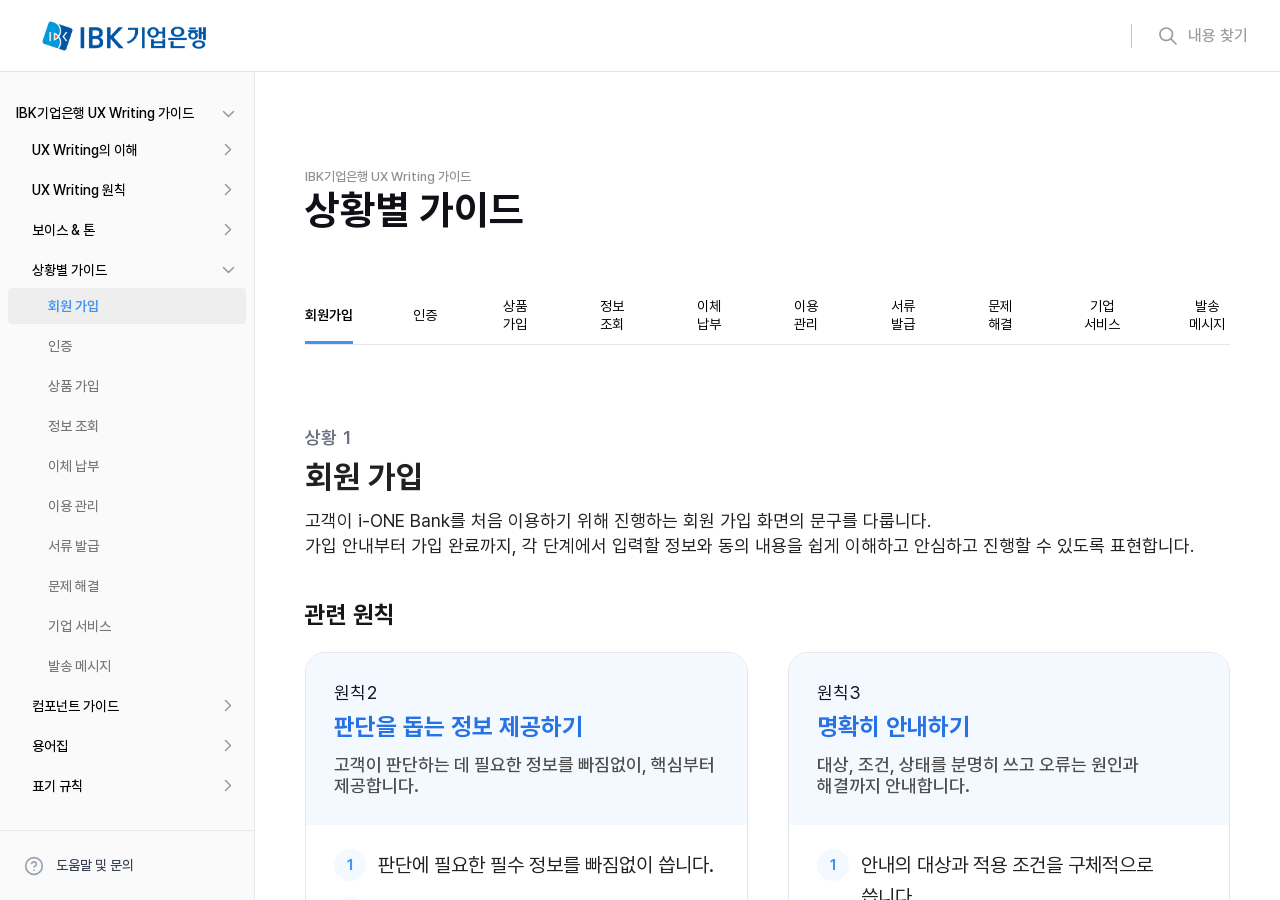
<file: pages/situation.html>
<!doctype html>
<html lang="ko">
  <head>
    <meta charset="UTF-8" />
    <meta name="viewport" content="width=device-width, initial-scale=1.0" />
    <title>IBK기업은행 UX Writing 가이드 : 상황별 가이드</title>
    <meta name="title" content="IBK기업은행 UX Writing 가이드 : 상황별 가이드" />
    <meta name="author" content="하이유엑스컨설팅(하이UX)" />
    <meta name="description" content="고객이 금융 정보를 쉽게 이해하고, 상황에 맞게 판단하며, 다음 행동을 명확히 알 수 있도록 돕습니다." />
    <meta name="keyword" content="IBK, IBK기업은행, UX Writing, UX 라이팅, UX 컨설팅, 하이유엑스컨설팅, 하이UX컨설팅" />
    <meta name="format-detection" content="telephone=no" />
    <meta property="og:locale" content="ko_KR" />
    <meta property="og:type" content="website" />
    <meta property="og:author" content="하이유엑스컨설팅(하이UX)" />
    <meta property="og:title" content="IBK기업은행 UX Writing 가이드 : 상황별 가이드" />
    <meta property="og:site_name" content="IBK기업은행 UX Writing 가이드 : 상황별 가이드" />
    <meta property="og:description" content="고객이 금융 정보를 쉽게 이해하고, 상황에 맞게 판단하며, 다음 행동을 명확히 알 수 있도록 돕습니다." />
    <meta name="twitter:card" content="summary" />
    <meta name="twitter:title" content="IBK기업은행 UX Writing 가이드 : 상황별 가이드" />
    <meta name="twitter:description" content="고객이 금융 정보를 쉽게 이해하고, 상황에 맞게 판단하며, 다음 행동을 명확히 알 수 있도록 돕습니다." />
    <meta name="apple-mobile-web-app-title" content="IBK기업은행 UX Writing 가이드 : 상황별 가이드" />
    <meta name="application-name" content="IBK기업은행 UX Writing 가이드 : 상황별 가이드" />

    <link rel="stylesheet" type="text/css" href="../src/styles/css/style.css" />
  </head>
  <body>
    <div id="wrap" class="wrap">
      <!-- [HEADER] -->
      <header class="header">
        <div class="logo">
          <img src="../src/images/icon/logo.png" alt="IBK기업은행 로고" />
        </div>
        <div class="search-box">
          <div class="input-box">
            <input type="text" />
          </div>
          <button type="button" class="search-btn">내용 찾기</button>
        </div>
      </header>
      <!-- // [HEADER] -->

      <!-- [CONTAINER] -->
      <main class="container">
        <!-- LNB -->
        <aside class="lnb" aria-label="사이트 내비게이션">
          <nav class="nav">
            <ul class="depth-1">
              <li class="on">
                <a href="#" class="ux-guide">IBK기업은행 UX Writing 가이드</a>
                <ul class="depth-2">
                  <li>
                    <a href="concept.html" class="ux-concept">UX Writing의 이해</a>
                    <ul class="depth-3">
                      <li>
                        <button type="button" data-tab-target="conceptPage_tabBtn_1">UX Writing이란?</button>
                      </li>
                      <li>
                        <button type="button" data-tab-target="conceptPage_tabBtn_2">UX Writing 철학</button>
                      </li>
                    </ul>
                  </li>
                  <li>
                    <a href="rule.html" class="ux-rule">UX Writing 원칙</a>
                    <ul class="depth-3">
                      <li>
                        <button type="button" data-tab-target="rulePage_tabBtn_1">개요</button>
                      </li>
                      <li>
                        <button type="button" data-tab-target="rulePage_tabBtn_2">쉽게쓰기</button>
                      </li>
                      <li>
                        <button type="button" data-tab-target="rulePage_tabBtn_3">판단돕기</button>
                      </li>
                      <li>
                        <button type="button" data-tab-target="rulePage_tabBtn_4">안내하기</button>
                      </li>
                      <li>
                        <button type="button" data-tab-target="rulePage_tabBtn_5">맞춰 전달하기</button>
                      </li>
                    </ul>
                  </li>
                  <li>
                    <a href="voice.html" class="voice">보이스 & 톤</a>
                    <ul class="depth-3">
                      <li class="active">
                        <button type="button" data-tab-target="glossary_tabBtn_1">개요</button>
                      </li>
                      <li>
                        <button type="button" data-tab-target="glossary_tabBtn_2">보이스</button>
                      </li>
                      <li>
                        <button type="button" data-tab-target="glossary_tabBtn_3">톤</button>
                      </li>
                      <li>
                        <button type="button" data-tab-target="glossary_tabBtn_4">톤 상세</button>
                      </li>
                    </ul>
                  </li>
                  <li class="on">
                    <a href="situation.html" class="situation">상황별 가이드</a>
                    <ul class="depth-3">
                      <li class="active">
                        <button type="button" data-tab-target="situationPage_tabBtn_1">회원 가입</button>
                      </li>
                      <li>
                        <button type="button" data-tab-target="situationPage_tabBtn_2">인증</button>
                      </li>
                      <li>
                        <button type="button" data-tab-target="situationPage_tabBtn_3">상품 가입</button>
                      </li>
                      <li>
                        <button type="button" data-tab-target="situationPage_tabBtn_4">정보 조회</button>
                      </li>
                      <li>
                        <button type="button" data-tab-target="situationPage_tabBtn_5">이체 납부</button>
                      </li>
                      <li>
                        <button type="button" data-tab-target="situationPage_tabBtn_6">이용 관리</button>
                      </li>
                      <li>
                        <button type="button" data-tab-target="situationPage_tabBtn_7">서류 발급</button>
                      </li>
                      <li>
                        <button type="button" data-tab-target="situationPage_tabBtn_8">문제 해결</button>
                      </li>
                      <li>
                        <button type="button" data-tab-target="situationPage_tabBtn_9">기업 서비스</button>
                      </li>
                      <li>
                        <button type="button" data-tab-target="situationPage_tabBtn_10">발송 메시지</button>
                      </li>
                    </ul>
                  </li>
                  <li>
                    <a href="component.html" class="how-write">컴포넌트 가이드</a>
                    <ul class="depth-3">
                      <li class="active">
                        <button type="button" data-tab-target="componentPage_tabBtn_1">행동</button>
                        <ul class="depth-4">
                          <li>
                            <a href="#act-btn-1-1">확인 버튼 </a>
                          </li>
                          <li><a href="#act-btn-1-2">단일 액션 버튼</a></li>
                          <li><a href="#act-btn-1-3">이중 액션 버튼</a></li>
                          <li><a href="#act-btn-1-4">예/아니요 버튼</a></li>
                          <li><a href="#act-btn-1-5">적용 유무 버튼</a></li>
                          <li><a href="#act-btn-1-6">탭</a></li>
                          <li><a href="#act-btn-1-7">하단 내비게이션</a></li>
                          <li>
                            <a href="#act-btn-1-8">브레드크럼</a>
                          </li>
                        </ul>
                      </li>
                      <li>
                        <button type="button" data-tab-target="componentPage_tabBtn_2">입력</button>
                        <ul class="depth-4">
                          <li>
                            <a href="#act-btn-2-1">플레이스홀더</a>
                          </li>
                          <li><a href="#act-btn-2-2">정보 헬퍼텍스트</a></li>
                          <li><a href="#act-btn-2-3">오류 헬퍼텍스트</a></li>
                          <li><a href="#act-btn-2-4">체크박스</a></li>
                          <li><a href="#act-btn-2-5">라디오 버튼</a></li>
                          <li><a href="#act-btn-2-6">토글 스위치</a></li>
                          <li><a href="#act-btn-2-7">드롭다운</a></li>
                          <li><a href="#act-btn-2-8">슬라이더</a></li>
                        </ul>
                      </li>
                      <li>
                        <button type="button" data-tab-target="componentPage_tabBtn_3">정보 표시</button>
                        <ul class="depth-4">
                          <li>
                            <a href="#act-btn-3-1">리스트</a>
                          </li>
                          <li><a href="#act-btn-3-2">진행 단계</a></li>
                          <li><a href="#act-btn-3-3">인포 박스</a></li>
                          <li><a href="#act-btn-3-4">배너</a></li>
                          <li><a href="#act-btn-3-5">툴팁</a></li>
                          <li><a href="#act-btn-3-6">팝오버</a></li>
                          <li><a href="#act-btn-3-7">라벨</a></li>
                          <li>
                            <a href="#act-btn-3-8">칩</a>
                          </li>
                        </ul>
                      </li>
                      <li>
                        <button type="button" data-tab-target="componentPage_tabBtn_4">피드백</button>
                        <ul class="depth-4">
                          <li>
                            <a href="#act-btn-4-1">행동 결과 토스트</a>
                          </li>
                          <li><a href="#act-btn-4-2">처리 결과 토스트</a></li>
                          <li><a href="#act-btn-4-3">안내 팝업</a></li>
                          <li><a href="#act-btn-4-4">오류 팝업</a></li>
                          <li><a href="#act-btn-4-5">확인 팝업</a></li>
                          <li><a href="#act-btn-4-6">안내/행동 바텀시트</a></li>
                          <li><a href="#act-btn-4-7">선택/입력 바텀시트</a></li>
                          <li><a href="#act-btn-4-8">데이터 없음</a></li>
                        </ul>
                      </li>
                      <li>
                        <button type="button" data-tab-target="componentPage_tabBtn_5">메시지</button>
                        <ul class="depth-4">
                          <li>
                            <a href="#act-btn-5-1">완료 메시지</a>
                          </li>
                          <li><a href="#act-btn-5-2">오류/거절 메시지</a></li>
                          <li><a href="#act-btn-5-3">소개 메시지</a></li>
                          <li><a href="#act-btn-5-4">행동 요청 메시지</a></li>
                          <li><a href="#act-btn-5-5">유의사항</a></li>
                        </ul>
                      </li>
                    </ul>
                  </li>
                  <li>
                    <a href="glossary.html" class="glossary">용어집</a>
                    <ul class="depth-3">
                      <li>
                        <button type="button" data-tab-target="glossary_tabBtn_1">개요</button>
                      </li>
                      <li>
                        <button type="button" data-tab-target="glossary_tabBtn_2">대출/거래 용어</button>
                      </li>
                      <li>
                        <button type="button" data-tab-target="glossary_tabBtn_3">금액/기간 용어</button>
                      </li>
                      <li>
                        <button type="button" data-tab-target="glossary_tabBtn_4">신청/안내/행동 용어</button>
                      </li>
                      <li>
                        <button type="button" data-tab-target="glossary_tabBtn_5">서비스/상품 명칭</button>
                      </li>
                      <li>
                        <button type="button" data-tab-target="glossary_tabBtn_6">한자어</button>
                      </li>
                      <li>
                        <button type="button" data-tab-target="glossary_tabBtn_7">외래어/약어/지시어</button>
                      </li>
                      <li>
                        <button type="button" data-tab-target="glossary_tabBtn_8">피해야 할 표현</button>
                      </li>
                    </ul>
                  </li>
                  <li>
                    <a href="notation.html" class="notation">표기 규칙</a>
                    <ul class="depth-3">
                      <li class="active">
                        <button type="button" data-tab-target="notationPage_tabBtn_1">개요</button>
                      </li>
                      <li>
                        <button type="button" data-tab-target="notationPage_tabBtn_2">숫자/금액</button>
                      </li>
                      <li>
                        <button type="button" data-tab-target="notationPage_tabBtn_3">날짜/시간</button>
                      </li>
                      <li>
                        <button type="button" data-tab-target="notationPage_tabBtn_4">문장 부호</button>
                      </li>
                      <li>
                        <button type="button" data-tab-target="notationPage_tabBtn_5">전화번호/인터넷주소(URL)</button>
                      </li>
                      <li>
                        <button type="button" data-tab-target="notationPage_tabBtn_6">맞춤법/띄어쓰기</button>
                      </li>
                      <li>
                        <button type="button" data-tab-target="notationPage_tabBtn_7">-해요/-하십시오체</button>
                      </li>
                      <li>
                        <button type="button" data-tab-target="notationPage_tabBtn_8">-하기형/명사형</button>
                      </li>
                    </ul>
                  </li>
                </ul>
              </li>
            </ul>
          </nav>
          <div class="help">
            <a href="/">도움말 및 문의</a>
          </div>
        </aside>
        <!-- // LNB -->
        <!-- CONTENTS -->
        <div class="content concept" aria-label="UX Writing 원칙 콘텐츠">
          <div class="page-title-box">
            <span class="sub-tit">IBK기업은행 UX Writing 가이드</span>
            <h1 class="page-tit">상황별 가이드</h1>
          </div>
          <div class="page__tab">
            <div class="page__tab-list" role="tablist" aria-label="페이지 탭">
              <button type="button" class="tab-btn" role="tab" id="situationPage_tabBtn_1" aria-controls="situationPage_tabPanel_1" aria-selected="true">회원가입</button>
              <button type="button" class="tab-btn" role="tab" id="situationPage_tabBtn_2" aria-controls="situationPage_tabPanel_2" aria-selected="false">인증</button>
              <button type="button" class="tab-btn" role="tab" id="situationPage_tabBtn_3" aria-controls="situationPage_tabPanel_3" aria-selected="false">상품 가입</button>
              <button type="button" class="tab-btn" role="tab" id="situationPage_tabBtn_4" aria-controls="situationPage_tabPanel_4" aria-selected="false">정보 조회</button>
              <button type="button" class="tab-btn" role="tab" id="situationPage_tabBtn_5" aria-controls="situationPage_tabPanel_5" aria-selected="false">이체 납부</button>
              <button type="button" class="tab-btn" role="tab" id="situationPage_tabBtn_6" aria-controls="situationPage_tabPanel_6" aria-selected="false">이용 관리</button>
              <button type="button" class="tab-btn" role="tab" id="situationPage_tabBtn_7" aria-controls="situationPage_tabPanel_7" aria-selected="false">서류 발급</button>
              <button type="button" class="tab-btn" role="tab" id="situationPage_tabBtn_8" aria-controls="situationPage_tabPanel_8" aria-selected="false">문제 해결</button>
              <button type="button" class="tab-btn" role="tab" id="situationPage_tabBtn_9" aria-controls="situationPage_tabPanel_9" aria-selected="false">기업 서비스</button>
              <button type="button" class="tab-btn" role="tab" id="situationPage_tabBtn_10" aria-controls="situationPage_tabPanel_10" aria-selected="false">발송 메시지</button>
            </div>
            <div class="page-tabs__cnt">
              <!-- TAB : 회원가입 -->
              <div class="page-tabs__panel" role="tabpanel" id="situationPage_tabPanel_1" aria-labelledby="situationPage_tabBtn_1" tabindex="0">
                <div class="cnt-box">
                  <p class="pre-face">상황 1</p>
                  <h2 class="cnt-tit">회원 가입</h2>
                  <p>
                    고객이 i-ONE Bank를 처음 이용하기 위해 진행하는 회원 가입 화면의 문구를 다룹니다. <br />
                    가입 안내부터 가입 완료까지, 각 단계에서 입력할 정보와 동의 내용을 쉽게 이해하고 안심하고 진행할 수 있도록 표현합니다.
                  </p>
                  <div class="cnt-box">
                    <h3 class="cnt-sub-title">관련 원칙</h3>
                    <div class="rule__summary-principle">
                      <div class="grid repeat-2 border">
                        <div class="box">
                          <div class="top">
                            <span>원칙2</span>
                            <h4 class="blue-point">판단을 돕는 정보 제공하기</h4>
                            <p>고객이 판단하는 데 필요한 정보를 빠짐없이, 핵심부터 제공합니다.</p>
                          </div>
                          <div class="blue-num-list">
                            <ol>
                              <li>판단에 필요한 필수 정보를 빠짐없이 씁니다.</li>
                              <li>선택에 영향을 주는 핵심 정보를 문장 앞에 씁니다.</li>
                            </ol>
                          </div>
                        </div>
                        <div class="box">
                          <div class="top">
                            <span>원칙3</span>
                            <h4 class="blue-point">명확히 안내하기</h4>
                            <p>대상, 조건, 상태를 분명히 쓰고 오류는 원인과 해결까지 안내합니다.</p>
                          </div>
                          <div class="blue-num-list">
                            <ol>
                              <li>안내의 대상과 적용 조건을 구체적으로 씁니다.</li>
                              <li>오류 발생 시 상태, 원인, 해결 방법을 명확히 안내합니다.</li>
                            </ol>
                          </div>
                        </div>
                      </div>
                    </div>
                  </div>
                </div>
                <div class="cnt-box">
                  <h3 class="cnt-sub-title">단계별 예문</h3>
                  <div class="page__tab-list" role="tablist" aria-label="페이지 탭">
                    <button type="button" class="tab-btn" role="tab" id="situationPage_tabBtn_1-1" aria-controls="situationPage_tabPanel_1-1" aria-selected="true">가입 안내</button>
                    <button type="button" class="tab-btn" role="tab" id="situationPage_tabBtn_1-2" aria-controls="situationPage_tabPanel_1-2" aria-selected="false">본인 확인</button>
                    <button type="button" class="tab-btn" role="tab" id="situationPage_tabBtn_1-3" aria-controls="situationPage_tabPanel_1-3" aria-selected="false">실명 확인</button>
                    <button type="button" class="tab-btn" role="tab" id="situationPage_tabBtn_1-4" aria-controls="situationPage_tabPanel_1-4" aria-selected="false">약관 동의</button>
                    <button type="button" class="tab-btn" role="tab" id="situationPage_tabBtn_1-5" aria-controls="situationPage_tabPanel_1-5" aria-selected="false">간편인증 수단 등록</button>
                  </div>
                  <div class="contents-panel" role="tabpanel" id="situationPage_tabPanel_1-1" aria-labelledby="situationPage_tabBtn_1-1" tabindex="0">
                    <div class="ex-box">
                      <div class="pre-face">Step 01</div>
                      <h3 class="cnt-sub-title">가입 안내</h3>
                      <div class="img-box">
                        <img src="../src/images/img/img-situation-1-1.png" alt="가입 안내 화면의 예문 예시" />
                      </div>
                      <div class="rule-box">
                        <div class="rec-tone">
                          <h4>추천 톤</h4>
                          <div class="flex-row sb mt-20">
                            <div class="flex-col gap-8">
                              <span>대표톤</span>
                              <div class="badge-box main">믿음직한</div>
                              <p>
                                법적 고지와 동의 항목은<br />
                                필수 확인 사항임을 알 수 있도록 씁니다.
                              </p>
                            </div>
                            <div class="flex-col gap-8">
                              <span>보조톤</span>
                              <div class="badge-box sub">명료한</div>
                              <p>고객이 확인하고 동의할 약관이<br />무엇인지 명확히 씁니다</p>
                            </div>
                          </div>
                        </div>
                        <div class="write-rule">
                          <h4>용어/표기 규칙</h4>
                          <p>은행명, 앱명, 서비스명은 공식 표기를 기준으로 씁니다.</p>
                          <div class="rule-detail">
                            <dl class="detail-list avoid">
                              <dt>지양 표현</dt>
                              <dd>당행, 당사</dd>
                            </dl>
                            <div></div>
                            <dl class="detail-list rec">
                              <dt>권장 표현</dt>
                              <dd>IBK기업은행</dd>
                            </dl>
                          </div>
                          <div class="rule-detail">
                            <dl class="detail-list avoid">
                              <dt>지양 표현</dt>
                              <dd>타행</dd>
                            </dl>
                            <div></div>
                            <dl class="detail-list rec">
                              <dt>권장 표현</dt>
                              <dd>다른 은행</dd>
                            </dl>
                          </div>
                        </div>
                      </div>
                    </div>
                  </div>
                  <div class="contents-panel" role="tabpanel" id="situationPage_tabPanel_1-2" aria-labelledby="situationPage_tabBtn_1-2" tabindex="-1" hidden>
                    <div class="ex-box">
                      <div class="pre-face">Step 02</div>
                      <h3 class="cnt-sub-title">본인 확인</h3>
                      <div class="img-box">
                        <img src="../src/images/img/img-situation-1-2.png" alt="본인 확인 화면의 예문 예시" />
                      </div>
                      <div class="rule-box">
                        <div class="rec-tone">
                          <h4>추천 톤</h4>
                          <div class="flex-row sb mt-20">
                            <div class="flex-col gap-8">
                              <span>대표톤</span>
                              <div class="badge-box main">믿음직한</div>
                              <p>필요한 정보를 함께 안내하여<br />고객이 안심하고 정보를 입력하도록 돕습니다.</p>
                            </div>
                            <div class="flex-col gap-8">
                              <span>보조톤</span>
                              <div class="badge-box sub">명료한</div>
                              <p>
                                입력 형식과 선택 상황을 먼저 써서<br />
                                고객이 바로 진행하도록 돕습니다.
                              </p>
                            </div>
                          </div>
                        </div>
                        <div class="write-rule">
                          <h4>용어/표기 규칙</h4>
                          <p>고객 확인에 필요한 정보나 번호는 줄임말 대신 정확한 명칭으로 씁니다.</p>
                          <div class="rule-detail">
                            <dl class="detail-list avoid">
                              <dt>지양 표현</dt>
                              <dd>주민번호</dd>
                            </dl>
                            <div></div>
                            <dl class="detail-list rec">
                              <dt>권장 표현</dt>
                              <dd>주민등록번호</dd>
                            </dl>
                          </div>
                          <div class="rule-detail">
                            <dl class="detail-list avoid">
                              <dt>지양 표현</dt>
                              <dd>핸드폰, 휴대전화, 단말기</dd>
                            </dl>
                            <div></div>
                            <dl class="detail-list rec">
                              <dt>권장 표현</dt>
                              <dd>휴대폰</dd>
                            </dl>
                          </div>
                        </div>
                      </div>
                    </div>
                  </div>
                  <div class="contents-panel" role="tabpanel" id="situationPage_tabPanel_1-3" aria-labelledby="situationPage_tabBtn_1-3" tabindex="-1" hidden>
                    <div class="ex-box">
                      <div class="pre-face">Step 03</div>
                      <h3 class="cnt-sub-title">실명 확인</h3>
                      <div class="img-box">
                        <h4>화면 1. 신분증 인증</h4>
                        <img src="../src/images/img/img-situation-1-3.png" alt="신분증 인증 화면의 예문 예시" />
                      </div>
                      <div class="img-box">
                        <h4>화면 2. 계좌 인증</h4>
                        <img src="../src/images/img/img-situation-1-4.png" alt="계좌 인증 화면의 예문 예시" />
                      </div>
                      <div class="rule-box">
                        <div class="rec-tone">
                          <h4>추천 톤</h4>
                          <div class="flex-row sb mt-20">
                            <div class="flex-col gap-8">
                              <span>대표톤</span>
                              <div class="badge-box main">믿음직한</div>
                              <p>
                                인증에 필요한 정보와 조건을 정확히 안내하여<br />
                                고객이 안심하고 절차를 진행하도록 돕습니다.
                              </p>
                            </div>
                            <div class="flex-col gap-8">
                              <span>보조톤</span>
                              <div class="badge-box sub">명료한</div>
                              <p>선택하고 입력해야 할 정보를<br />혼동되지 않게 씁니다.</p>
                            </div>
                          </div>
                        </div>
                        <div class="write-rule">
                          <h4>용어/표기 규칙</h4>
                          <p>고객 확인에 필요한 정보나 번호는 줄임말 대신 정확한 명칭으로 씁니다.</p>
                          <div class="rule-detail">
                            <dl class="detail-list avoid">
                              <dt>지양 표현</dt>
                              <dd>실명증표, 신분확인증표, 실명확인증표</dd>
                            </dl>
                            <div></div>
                            <dl class="detail-list rec">
                              <dt>권장 표현</dt>
                              <dd>신분증</dd>
                            </dl>
                          </div>
                          <p>
                            완료, 실패, 안내처럼 고객이 의미와 절차, 결과를 쉽게 이해해야 하는 일반 안내 문장은 ‘-해요체’로 씁니다.<br />
                            입력, 선택, 확인, 재시도처럼 고객에게 행동을 요청하는 문장은 ‘-해 주세요’로 띄어 씁니다.
                          </p>
                          <div class="rule-detail">
                            <dl class="detail-list avoid">
                              <dt>지양 표현</dt>
                              <dd>발급이 먼저 필요합니다.</dd>
                            </dl>
                            <div></div>
                            <dl class="detail-list rec">
                              <dt>권장 표현</dt>
                              <dd>발급이 먼저 필요해요.</dd>
                            </dl>
                          </div>
                          <div class="rule-detail">
                            <dl class="detail-list avoid">
                              <dt>지양 표현</dt>
                              <dd>입력값을 확인하시기 바랍니다.</dd>
                            </dl>
                            <div></div>
                            <dl class="detail-list rec">
                              <dt>권장 표현</dt>
                              <dd>입력값을 확인해 주세요.</dd>
                            </dl>
                          </div>
                          <p>일반 문장 안에서는 띄어 쓰는 것이 원칙이나,<br />화면에서 반복하여 쓰는 짧은 기능명이나 항목명은 하나의 이름처럼 읽히도록 붙여 쓸 수 있습니다.</p>
                          <div class="rule-detail">
                            <dl class="detail-list avoid">
                              <dt>지양 표현</dt>
                              <dd>결제 계좌</dd>
                            </dl>
                            <div></div>
                            <dl class="detail-list rec">
                              <dt>권장 표현</dt>
                              <dd>결제계좌</dd>
                            </dl>
                          </div>
                          <div class="rule-detail">
                            <dl class="detail-list avoid">
                              <dt>지양 표현</dt>
                              <dd>유효 기간</dd>
                            </dl>
                            <div></div>
                            <dl class="detail-list rec">
                              <dt>권장 표현</dt>
                              <dd>유효기간</dd>
                            </dl>
                          </div>
                          <div class="rule-detail">
                            <dl class="detail-list avoid">
                              <dt>지양 표현</dt>
                              <dd>자산 관리</dd>
                            </dl>
                            <div></div>
                            <dl class="detail-list rec">
                              <dt>권장 표현</dt>
                              <dd>자산관리</dd>
                            </dl>
                          </div>
                        </div>
                      </div>
                    </div>
                  </div>

                  <div class="contents-panel" role="tabpanel" id="situationPage_tabPanel_1-4" aria-labelledby="situationPage_tabBtn_1-4" tabindex="-1" hidden>
                    <div class="ex-box">
                      <div class="pre-face">Step 04</div>
                      <h3 class="cnt-sub-title">약관 동의</h3>
                      <div class="img-box">
                        <img src="../src/images/img/img-situation-1-5.png" alt="약관 동의 화면의 예문 예시" />
                      </div>

                      <div class="rule-box">
                        <div class="rec-tone">
                          <h4>추천 톤</h4>
                          <div class="flex-row sb mt-20">
                            <div class="flex-col gap-8">
                              <span>대표톤</span>
                              <div class="badge-box main">믿음직한</div>
                              <p>법적 고지와 동의 항목은<br />필수 확인 사항임을 알 수 있도록 씁니다.</p>
                            </div>
                            <div class="flex-col gap-8">
                              <span>보조톤</span>
                              <div class="badge-box sub">명료한</div>
                              <p>고객이 확인하고 동의할 약관이<br />무엇인지 명확히 씁니다</p>
                            </div>
                          </div>
                        </div>
                        <div class="write-rule">
                          <h4>용어/표기 규칙</h4>
                          <p>업무에서 자주 쓰이는 한자어는 고객이 일상적으로 이해할 수 있는 말로 바꾸어 씁니다.</p>
                          <div class="rule-detail">
                            <dl class="detail-list avoid">
                              <dt>지양 표현</dt>
                              <dd>의거하다</dd>
                            </dl>
                            <div></div>
                            <dl class="detail-list rec">
                              <dt>권장 표현</dt>
                              <dd>따르다</dd>
                            </dl>
                          </div>
                        </div>
                      </div>
                    </div>
                  </div>

                  <div class="contents-panel" role="tabpanel" id="situationPage_tabPanel_1-5" aria-labelledby="situationPage_tabBtn_1-5" tabindex="-1" hidden>
                    <div class="ex-box">
                      <div class="pre-face">Step 05</div>
                      <h3 class="cnt-sub-title">간편인증 수단 등록</h3>
                      <div class="img-box">
                        <h4>화면 1. 간편인증 수단 안내</h4>
                        <img src="../src/images/img/img-situation-1-6.png" alt="간편인증 수단 안내 화면의 예문 예시" />
                      </div>
                      <div class="img-box">
                        <h4>화면 2. 바이오인증 등록</h4>
                        <img src="../src/images/img/img-situation-1-7.png" alt="바이오인증 등록 화면의 예문 예시" />
                      </div>
                      <div class="rule-box">
                        <div class="rec-tone">
                          <h4>추천 톤</h4>
                          <div class="flex-row sb mt-20">
                            <div class="flex-col gap-8">
                              <span>대표톤</span>
                              <div class="badge-box main">명료한</div>
                              <p>
                                정보의 우선순위를 구분하여<br />
                                고객이 중요한 내용을 먼저 파악하도록 씁니다.
                              </p>
                            </div>
                            <div class="flex-col gap-8">
                              <span>보조톤</span>
                              <div class="badge-box sub">믿음직한</div>
                              <p>선택에 영향을 주는 조건과 유의사항을 정확히 안내하여<br />고객이 안심하고 진행하도록 돕습니다.</p>
                            </div>
                          </div>
                        </div>
                        <div class="write-rule">
                          <h4>용어/표기 규칙</h4>
                          <p>여러 화면에서 반복되는 표현은 하나로 통일하여 씁니다.</p>
                          <div class="rule-detail">
                            <dl class="detail-list avoid">
                              <dt>지양 표현</dt>
                              <dd>어플, 어플리케이션</dd>
                            </dl>
                            <div></div>
                            <dl class="detail-list rec">
                              <dt>권장 표현</dt>
                              <dd>앱</dd>
                            </dl>
                          </div>
                          <div class="rule-detail">
                            <dl class="detail-list avoid">
                              <dt>지양 표현</dt>
                              <dd>PIN 번호</dd>
                            </dl>
                            <div></div>
                            <dl class="detail-list rec">
                              <dt>권장 표현</dt>
                              <dd>간편비밀번호, (카드) 비밀번호, (인증) 인증번호</dd>
                            </dl>
                          </div>
                          <p>고객 확인에 필요한 정보나 번호는 줄임말 대신 정확한 명칭으로 씁니다.</p>
                          <div class="rule-detail">
                            <dl class="detail-list avoid">
                              <dt>지양 표현</dt>
                              <dd>실명증표, 신분확인증표, 실명확인증표</dd>
                            </dl>
                            <div></div>
                            <dl class="detail-list rec">
                              <dt>권장 표현</dt>
                              <dd>신분증</dd>
                            </dl>
                          </div>
                          <div class="rule-detail">
                            <dl class="detail-list avoid">
                              <dt>지양 표현</dt>
                              <dd>핸드폰, 휴대전화, 단말기</dd>
                            </dl>
                            <div></div>
                            <dl class="detail-list rec">
                              <dt>권장 표현</dt>
                              <dd>휴대폰</dd>
                            </dl>
                          </div>
                        </div>
                      </div>
                    </div>
                  </div>
                </div>
                <div class="cnt-box">
                  <h3 class="cnt-sub-title">작성 시 고려사항</h3>
                  <div class="flex-row gap-24">
                    <div class="factor-wrap">
                      <h4>가입 고객 유형</h4>
                      <p>개인, 기업, 미성년자, 외국인처럼 가입 절차가 달라지는 경우,<br />고객 유형에 따라 필요한 절차를 함께 작성합니다.</p>
                      <p class="ex">예: 개인 고객, 기업 고객, 외국인 고객, 법정대리인 동의가 필요한 고객 등</p>
                      <div class="dont factor-box">미성년자는 가입이 불가합니다.</div>
                      <div class="do factor-box">미성년자는 나이와 서비스에 따라서<br />법정대리인 동의나 가족관계 확인이 필요할 수 있어요.</div>
                    </div>
                    <div class="factor-wrap">
                      <h4>기존 가입 이력</h4>
                      <p>
                        이미 가입했거나 탈퇴, 휴면 이력이 있는 고객에게는<br />
                        새로 가입해야 하는지, 기존 계정을 이용해야 하는지 구분하여 작성합니다.
                      </p>
                      <p class="ex">예: 이미 가입한 고객, 휴면 회원, 탈퇴 후 재가입 등</p>
                      <div class="dont factor-box">휴면 상태입니다.</div>
                      <div class="do factor-box">오랫동안 이용하지 않아 계정이 휴면 상태예요.<br />다시 이용하려면 휴면을 해제해 주세요.</div>
                    </div>
                  </div>
                </div>
                <div class="cnt-box">
                  <h3 class="cnt-sub-title">자주 묻는 질문(FAQ)</h3>
                  <p>회원 가입 프로세스 문구 작성 시 자주 혼동하는 기준을 확인합니다.</p>
                  <div class="rule__summary-principle qna">
                    <div class="grid repeat-3 border">
                      <div class="box">
                        <div class="top">
                          <h4>약관이 모두 필수일 때도<br />‘필수’를 반복해서 써야 하나요?</h4>
                        </div>
                        <div class="bottom">각 약관에 같은 형식으로 '필수'를 쓰고,<br />전체 동의가 필수 약관에 대한 동의라는 점을 함께 씁니다.</div>
                      </div>
                      <div class="box">
                        <div class="top">
                          <h4>인증 방법을 선택할 때<br />방법명만 써도 되나요?</h4>
                        </div>
                        <div class="bottom">
                          인증 방법별 준비물과 조건을 함께 안내하여<br />
                          고객이 자신에게 맞는 방법을<br />
                          판단할 수 있게 돕습니다.
                        </div>
                      </div>
                      <div class="box">
                        <div class="top">
                          <h4>안내 문구가 많으면<br />어떻게 써야 하나요?</h4>
                        </div>
                        <div class="bottom">
                          문구를 나열하기보다는<br />
                          중요한 내용과 참고 내용을 구분하여<br />
                          꼭 필요한 정보부터 씁니다.
                        </div>
                      </div>
                    </div>
                  </div>
                </div>
                <div class="cnt-box">
                  <h2 class="cnt-tit">작성 전 확인 포인트</h2>
                  <p>고객이 가입 절차를 이해하고, 안심하며 끝까지 진행하도록 점검합니다.</p>
                  <div class="chk-point-list mt-32">
                    <ul>
                      <li>진입/완료 버튼에 다음 행동을 알 수 있게 썼나요?</li>
                      <li>입력 화면에서 정보를 입력하는 목적을 함께 썼나요?</li>
                      <li>인증 방법마다 필요한 준비물과 조건을 미리 썼나요?</li>
                      <li>안내가 많을 때 꼭 볼 내용과 참고 내용을 나누어 중요한 것을 먼저 썼나요?</li>
                      <li>같은 대상을 가입 과정 전체에서 같은 용어로 일관되게 썼나요?</li>
                    </ul>
                  </div>
                </div>
              </div>
              <!-- // TAB : 회원가입 -->
              <!-- TAB : 인증 -->
              <div class="page-tabs__panel" role="tabpanel" id="situationPage_tabPanel_2" aria-labelledby="situationPage_tabBtn_2" tabindex="-1" hidden>
                <div class="cnt-box">
                  <p class="pre-face">상황 2</p>
                  <h2 class="cnt-tit">인증</h2>
                  <p>
                    고객이 본인 인증을 위해 이용하는 화면의 문구를 다룹니다.<br />
                    절차 안내부터 인증 완료까지, 각 단계에서 무엇을 왜 하는지 알려 고객이 안심하고 진행하도록 돕습니다.
                  </p>
                  <div class="cnt-box">
                    <h3 class="cnt-sub-title">관련 원칙</h3>
                    <div class="rule__summary-principle">
                      <div class="grid repeat-2 border">
                        <div class="box">
                          <div class="top">
                            <span>원칙1</span>
                            <h4 class="blue-point">쉽고 일관되게 쓰기</h4>
                            <p>정보를 쉽고 일관되게 전달하여 고객이 상황을 이해할 수 있게 합니다.</p>
                          </div>
                          <div class="blue-num-list">
                            <ol>
                              <li>어려운 금융 정보를 고객 언어로 풀어 씁니다.</li>
                              <li>같은 의미는 같은 표현으로 씁니다.</li>
                            </ol>
                          </div>
                        </div>
                        <div class="box">
                          <div class="top">
                            <span>원칙3</span>
                            <h4 class="blue-point">명확히 안내하기</h4>
                            <p>대상, 조건, 상태를 분명히 쓰고 오류는 원인과 해결까지 안내합니다.</p>
                          </div>
                          <div class="blue-num-list">
                            <ol>
                              <li>안내의 대상과 적용 조건을 구체적으로 씁니다.</li>
                              <li>오류 발생 시 상태, 원인, 해결 방법을 명확히 안내합니다.</li>
                            </ol>
                          </div>
                        </div>
                      </div>
                    </div>
                  </div>
                </div>
                <div class="cnt-box">
                  <h3 class="cnt-sub-title">단계별 예문</h3>
                  <div class="page__tab-list" role="tablist" aria-label="페이지 탭">
                    <button type="button" class="tab-btn" role="tab" id="situationPage_tabBtn_2-1" aria-controls="situationPage_tabPanel_2-1" aria-selected="true">절차 안내</button>
                    <button type="button" class="tab-btn" role="tab" id="situationPage_tabBtn_2-2" aria-controls="situationPage_tabPanel_2-2" aria-selected="false">본인 확인</button>
                    <button type="button" class="tab-btn" role="tab" id="situationPage_tabBtn_2-3" aria-controls="situationPage_tabPanel_2-3" aria-selected="false">간편인증 수단 등록</button>
                    <button type="button" class="tab-btn" role="tab" id="situationPage_tabBtn_2-4" aria-controls="situationPage_tabPanel_2-4" aria-selected="false">발급 완료</button>
                  </div>
                  <div class="contents-panel" role="tabpanel" id="situationPage_tabPanel_2-1" aria-labelledby="situationPage_tabBtn_2-1" tabindex="0">
                    <div class="ex-box">
                      <div class="pre-face">Step 01</div>
                      <h3 class="cnt-sub-title">절차 안내</h3>
                      <div class="img-box">
                        <img src="../src/images/img/img-situation-2-1.png" alt="절차 안내 화면의 예문 예시" />
                      </div>
                      <div class="rule-box">
                        <div class="rec-tone">
                          <h4>추천 톤</h4>
                          <div class="flex-row sb mt-20">
                            <div class="flex-col gap-8">
                              <span>대표톤</span>
                              <div class="badge-box main">명료한</div>
                              <p>다음 절차와 고객이 해야 할 일을<br />분명하게 씁니다.</p>
                            </div>
                            <div class="flex-col gap-8">
                              <span>보조톤</span>
                              <div class="badge-box sub">친절한</div>
                              <p>절차가 필요한 이유와 준비물을 함께 써서<br />고객이 낯선 과정을 이해하도록 돕습니다.</p>
                            </div>
                          </div>
                        </div>
                        <div class="write-rule">
                          <h4>용어/표기 규칙</h4>
                          <p>구체적인 내용을 이어 쓸 때 사용하는 쌍점(:)은 앞말에 붙이고 뒤는 띄어 씁니다. 단, 시간 표기에서는 앞뒤를 모두 붙여 씁니다.</p>
                          <div class="rule-detail">
                            <dl class="detail-list avoid">
                              <dt>지양 표현</dt>
                              <dd>발급자:yessignCA</dd>
                            </dl>
                            <div></div>
                            <dl class="detail-list rec">
                              <dt>권장 표현</dt>
                              <dd>발급자: yessignCA</dd>
                            </dl>
                          </div>
                          <p>
                            완료, 실패, 안내처럼 고객이 의미와 절차, 결과를 쉽게 이해해야 하는 일반 안내 문장은 ‘-해요체’로 씁니다.<br />
                            입력, 선택, 확인, 재시도처럼 고객에게 행동을 요청하는 문장은 ‘-해 주세요’로 띄어 씁니다.
                          </p>
                          <div class="rule-detail">
                            <dl class="detail-list avoid">
                              <dt>지양 표현</dt>
                              <dd>발급이 먼저 필요합니다.</dd>
                            </dl>
                            <div></div>
                            <dl class="detail-list rec">
                              <dt>권장 표현</dt>
                              <dd>발급이 먼저 필요해요.</dd>
                            </dl>
                          </div>
                          <div class="rule-detail">
                            <dl class="detail-list avoid">
                              <dt>지양 표현</dt>
                              <dd>입력값을 확인하시기 바랍니다.</dd>
                            </dl>
                            <div></div>
                            <dl class="detail-list rec">
                              <dt>권장 표현</dt>
                              <dd>입력값을 확인해 주세요.</dd>
                            </dl>
                          </div>
                          <p>업무에서 자주 쓰이는 한자어는 고객이 일상적으로 이해할 수 있는 말로 바꾸어 씁니다.</p>
                          <div class="rule-detail">
                            <dl class="detail-list avoid">
                              <dt>지양 표현</dt>
                              <dd>의거하다</dd>
                            </dl>
                            <div></div>
                            <dl class="detail-list rec">
                              <dt>권장 표현</dt>
                              <dd>따르다</dd>
                            </dl>
                          </div>
                          <div class="rule-detail">
                            <dl class="detail-list avoid">
                              <dt>지양 표현</dt>
                              <dd>날인하다</dd>
                            </dl>
                            <div></div>
                            <dl class="detail-list rec">
                              <dt>권장 표현</dt>
                              <dd>서명하다, (직접 도장을 찍는 경우) 도장을 찍다</dd>
                            </dl>
                          </div>
                          <div class="rule-detail">
                            <dl class="detail-list avoid">
                              <dt>지양 표현</dt>
                              <dd>준수하다</dd>
                            </dl>
                            <div></div>
                            <dl class="detail-list rec">
                              <dt>권장 표현</dt>
                              <dd>지키다</dd>
                            </dl>
                          </div>
                        </div>
                      </div>
                    </div>
                  </div>
                  <div class="contents-panel" role="tabpanel" id="situationPage_tabPanel_2-2" aria-labelledby="situationPage_tabBtn_2-2" tabindex="-1" hidden>
                    <div class="ex-box">
                      <div class="pre-face">Step 02</div>
                      <h3 class="cnt-sub-title">본인 확인</h3>
                      <div class="img-box">
                        <h4>화면 1. 문자 인증</h4>
                        <img src="../src/images/img/img-situation-2-2.png" alt="문자 인증 화면의 예문 예시" />
                      </div>
                      <div class="img-box">
                        <h4>화면 2. 신분증 인증</h4>
                        <img src="../src/images/img/img-situation-2-3.png" alt="신분증 인증 화면의 예문 예시" />
                      </div>
                      <div class="img-box">
                        <h4>화면 3. 계좌 인증</h4>
                        <img src="../src/images/img/img-situation-2-4.png" alt="계좌 인증 화면의 예문 예시" />
                      </div>
                      <div class="rule-box">
                        <div class="rec-tone">
                          <h4>추천 톤</h4>
                          <div class="flex-row sb mt-20">
                            <div class="flex-col gap-8">
                              <span>대표톤</span>
                              <div class="badge-box main">믿음직한</div>
                              <p>
                                본인 확인에 필요한 정보와 절차를 정확히 안내하여<br />
                                고객이 안심하고 진행하도록 돕습니다.
                              </p>
                            </div>
                            <div class="flex-col gap-8">
                              <span>보조톤</span>
                              <div class="badge-box sub">명료한</div>
                              <p>인증 방법과 입력 정보를 먼저 써서<br />고객이 다음 행동을 바로 알 수 있게 씁니다.</p>
                            </div>
                          </div>
                        </div>
                        <div class="write-rule">
                          <h4>용어/표기 규칙</h4>
                          <p>고객 확인에 필요한 정보나 번호는 줄임말 대신 정확한 명칭으로 씁니다.</p>
                          <div class="rule-detail">
                            <dl class="detail-list avoid">
                              <dt>지양 표현</dt>
                              <dd>실명증표, 신분확인증표, 실명확인증표</dd>
                            </dl>
                            <div></div>
                            <dl class="detail-list rec">
                              <dt>권장 표현</dt>
                              <dd>신분증</dd>
                            </dl>
                          </div>
                          <div class="rule-detail">
                            <dl class="detail-list avoid">
                              <dt>지양 표현</dt>
                              <dd>핸드폰, 휴대전화, 단말기</dd>
                            </dl>
                            <div></div>
                            <dl class="detail-list rec">
                              <dt>권장 표현</dt>
                              <dd>휴대폰</dd>
                            </dl>
                          </div>
                          <p>‘기(旣), 미(未), 비(非), 불(不), 재(再)’ 등의 한자어가 함께 쓰여서 뜻이 압축된 표현은 고객이 바로 이해할 수 있도록 풀어 씁니다.<br />단, 정식 명칭이나 약관 등의 법령 표현은 그대로 씁니다.</p>
                          <div class="rule-detail">
                            <dl class="detail-list avoid">
                              <dt>지양 표현</dt>
                              <dd>기신청</dd>
                            </dl>
                            <div></div>
                            <dl class="detail-list rec">
                              <dt>권장 표현</dt>
                              <dd>신청 완료</dd>
                            </dl>
                          </div>
                          <div class="rule-detail">
                            <dl class="detail-list avoid">
                              <dt>지양 표현</dt>
                              <dd>미등록</dd>
                            </dl>
                            <div></div>
                            <dl class="detail-list rec">
                              <dt>권장 표현</dt>
                              <dd>등록하지 않음</dd>
                            </dl>
                          </div>
                          <div class="rule-detail">
                            <dl class="detail-list avoid">
                              <dt>지양 표현</dt>
                              <dd>불능 시</dd>
                            </dl>
                            <div></div>
                            <dl class="detail-list rec">
                              <dt>권장 표현</dt>
                              <dd>오류 시</dd>
                            </dl>
                          </div>
                          <div class="rule-detail">
                            <dl class="detail-list avoid">
                              <dt>지양 표현</dt>
                              <dd>재개</dd>
                            </dl>
                            <div></div>
                            <dl class="detail-list rec">
                              <dt>권장 표현</dt>
                              <dd>다시 시작</dd>
                            </dl>
                          </div>
                          <p>
                            고객이 누르면 바로 실행되는 버튼은 ‘-하기’ 형태로 씁니다.<br />
                            버튼 문구에는 가능하면 행동의 대상을 함께 적습니다. 고객이 결과물을 받는 행동은 ‘-받기’ 형태로 씁니다.<br />
                            동작만 표시할 때는 ‘이체하기’, 대상과 동작을 함께 표시할 때는 ‘휴대폰번호 변경하기’처럼 씁니다.
                          </p>
                          <div class="rule-detail">
                            <dl class="detail-list avoid">
                              <dt>지양 표현</dt>
                              <dd>이체, 이체 신청</dd>
                            </dl>
                            <div></div>
                            <dl class="detail-list rec">
                              <dt>권장 표현</dt>
                              <dd>이체하기</dd>
                            </dl>
                          </div>
                          <div class="rule-detail">
                            <dl class="detail-list avoid">
                              <dt>지양 표현</dt>
                              <dd>변경하기</dd>
                            </dl>
                            <div></div>
                            <dl class="detail-list rec">
                              <dt>권장 표현</dt>
                              <dd>휴대폰번호 변경하기</dd>
                            </dl>
                          </div>
                          <p>
                            메뉴명, 타이틀, 레이블처럼 기능이나 화면, 항목을 가리키는 문구는 명사형으로 씁니다.<br />
                            확인, 저장, 완료처럼 관용적으로 쓰이는 버튼명은 실행 동작이어도 ‘-하기’ 형태를 쓰지 않습니다.<br />
                            해지, 탈퇴처럼 고객에게 적극적으로 권하기 어려운 동작은 실행 버튼에서도 명사형으로 씁니다.
                          </p>
                          <div class="rule-detail">
                            <dl class="detail-list avoid">
                              <dt>지양 표현</dt>
                              <dd>이전 가기, 홈으로 가기</dd>
                            </dl>
                            <div></div>
                            <dl class="detail-list rec">
                              <dt>권장 표현</dt>
                              <dd>이전, 홈으로</dd>
                            </dl>
                          </div>
                          <div class="rule-detail">
                            <dl class="detail-list avoid">
                              <dt>지양 표현</dt>
                              <dd>확인하기, 내용 확인</dd>
                            </dl>
                            <div></div>
                            <dl class="detail-list rec">
                              <dt>권장 표현</dt>
                              <dd>확인</dd>
                            </dl>
                          </div>
                          <div class="rule-detail">
                            <dl class="detail-list avoid">
                              <dt>지양 표현</dt>
                              <dd>해지하기</dd>
                            </dl>
                            <div></div>
                            <dl class="detail-list rec">
                              <dt>권장 표현</dt>
                              <dd>해지</dd>
                            </dl>
                          </div>
                        </div>
                      </div>
                    </div>
                  </div>
                  <div class="contents-panel" role="tabpanel" id="situationPage_tabPanel_2-3" aria-labelledby="situationPage_tabBtn_2-3" tabindex="-1" hidden>
                    <div class="ex-box">
                      <div class="pre-face">Step 03</div>
                      <h3 class="cnt-sub-title">간편인증 수단 등록</h3>
                      <div class="img-box">
                        <h4>화면 1. 간편인증 수단 안내</h4>
                        <img src="../src/images/img/img-situation-2-5.png" alt="간편인증 수단 안내 화면의 예문 예시" />
                      </div>
                      <div class="img-box">
                        <h4>화면 2. 간편인증 비밀번호 등록</h4>
                        <img src="../src/images/img/img-situation-2-6.png" alt="간편인증 비밀번호 등록 화면의 예문 예시" />
                      </div>
                      <div class="img-box">
                        <h4>화면 3. 간편인증 비밀번호 확인</h4>
                        <img src="../src/images/img/img-situation-2-7.png" alt="간편인증 비밀번호 확인 화면의 예문 예시" />
                      </div>
                      <div class="rule-box">
                        <div class="rec-tone">
                          <h4>추천 톤</h4>
                          <div class="flex-row sb mt-20">
                            <div class="flex-col gap-8">
                              <span>대표톤</span>
                              <div class="badge-box main">믿음직한</div>
                              <p>인증 수단의 보안 역할을 알려<br />고객이 안심하고 등록하도록 돕습니다.</p>
                            </div>
                            <div class="flex-col gap-8">
                              <span>보조톤</span>
                              <div class="badge-box sub">명료한</div>
                              <p>간편인증 등록 흐름에 맞춰<br />수단 선택과 사용 목적을 분명하게 씁니다.</p>
                            </div>
                          </div>
                        </div>
                        <div class="write-rule">
                          <h4>용어/표기 규칙</h4>
                          <p>여러 화면에서 반복되는 표현은 하나로 통일하여 씁니다.</p>
                          <div class="rule-detail">
                            <dl class="detail-list avoid">
                              <dt>지양 표현</dt>
                              <dd>PIN 번호</dd>
                            </dl>
                            <div></div>
                            <dl class="detail-list rec">
                              <dt>권장 표현</dt>
                              <dd>간편비밀번호, (카드) 비밀번호, (인증) 인증번호</dd>
                            </dl>
                          </div>
                          <div class="rule-detail">
                            <dl class="detail-list avoid">
                              <dt>지양 표현</dt>
                              <dd>어플, 어플리케이션</dd>
                            </dl>
                            <div></div>
                            <dl class="detail-list rec">
                              <dt>권장 표현</dt>
                              <dd>앱</dd>
                            </dl>
                          </div>
                          <p>고객 확인에 필요한 정보나 번호는 줄임말 대신 정확한 명칭으로 씁니다.</p>
                          <div class="rule-detail">
                            <dl class="detail-list avoid">
                              <dt>지양 표현</dt>
                              <dd>주민번호</dd>
                            </dl>
                            <div></div>
                            <dl class="detail-list rec">
                              <dt>권장 표현</dt>
                              <dd>주민등록번호</dd>
                            </dl>
                          </div>
                          <div class="rule-detail">
                            <dl class="detail-list avoid">
                              <dt>지양 표현</dt>
                              <dd>핸드폰, 휴대전화, 단말기</dd>
                            </dl>
                            <div></div>
                            <dl class="detail-list rec">
                              <dt>권장 표현</dt>
                              <dd>휴대폰</dd>
                            </dl>
                          </div>
                        </div>
                      </div>
                    </div>
                  </div>

                  <div class="contents-panel" role="tabpanel" id="situationPage_tabPanel_2-4" aria-labelledby="situationPage_tabBtn_2-4" tabindex="-1" hidden>
                    <div class="ex-box">
                      <div class="pre-face">Step 04</div>
                      <h3 class="cnt-sub-title">발급 완료</h3>
                      <div class="img-box">
                        <img src="../src/images/img/img-situation-2-8.png" alt="발급 완료 화면의 예문 예시" />
                      </div>

                      <div class="rule-box">
                        <div class="rec-tone">
                          <h4>추천 톤</h4>
                          <div class="flex-row sb mt-20">
                            <div class="flex-col gap-8">
                              <span>대표톤</span>
                              <div class="badge-box main">명료한</div>
                              <p>완료 상태와 다음 행동을 먼저 알려<br />고객의 이해를 돕습니다.</p>
                            </div>
                            <div class="flex-col gap-8">
                              <span>보조톤</span>
                              <div class="badge-box sub">믿음직한</div>
                              <p>처리 결과를 정확하게 안내하여<br />고객이 안심하도록 돕습니다.</p>
                            </div>
                          </div>
                        </div>
                        <div class="write-rule">
                          <h4>용어/표기 규칙</h4>
                          <p>문장 의미에 영향을 주지 않는 말이나 번역 투는 줄이고, 핵심 정보만 간결하게 씁니다.</p>
                          <div class="rule-detail">
                            <dl class="detail-list avoid">
                              <dt>지양 표현</dt>
                              <dd>등록 처리됩니다.</dd>
                            </dl>
                            <div></div>
                            <dl class="detail-list rec">
                              <dt>권장 표현</dt>
                              <dd>등록돼요.</dd>
                            </dl>
                          </div>
                          <div class="rule-detail">
                            <dl class="detail-list avoid">
                              <dt>지양 표현</dt>
                              <dd>신청 접수되었습니다.</dd>
                            </dl>
                            <div></div>
                            <dl class="detail-list rec">
                              <dt>권장 표현</dt>
                              <dd>신청했어요.</dd>
                            </dl>
                          </div>
                        </div>
                      </div>
                    </div>
                  </div>
                </div>
                <div class="cnt-box">
                  <h3 class="cnt-sub-title">작성 시 고려사항</h3>
                  <div class="flex-row gap-24">
                    <div class="factor-wrap">
                      <h4>인증 목적</h4>
                      <p>인증이 왜 필요한지 고객이 이해하도록 작성합니다.</p>
                      <p class="ex">예: 고객확인의무(CDD/EDD), 고액 거래, 비대면 계좌개설, 기기 변경 등</p>
                      <div class="dont factor-box">추가 인증이 필요합니다.</div>
                      <div class="do factor-box">새로운 기기에서 로그인되어 본인 확인이 필요해요.</div>
                    </div>
                    <div class="factor-wrap">
                      <h4>인증 실패</h4>
                      <p>인증이 어려울 때는 그 이유와 다시 시도할 방법을 함께 작성합니다.</p>
                      <p class="ex">예: 정보 불일치, 촬영 실패, 인증 시간 초과, 시도 횟수 초과 등</p>
                      <div class="dont factor-box">인증 시간이 초과되었습니다.</div>
                      <div class="do factor-box">인증 시간이 지나 완료되지 않았어요. 인증번호를 다시 받아 주세요.</div>
                    </div>
                  </div>
                </div>
                <div class="cnt-box">
                  <h3 class="cnt-sub-title">자주 묻는 질문(FAQ)</h3>
                  <p>인증 프로세스 문구 작성 시 자주 혼동하는 기준을 확인합니다.</p>
                  <div class="rule__summary-principle qna">
                    <div class="grid repeat-3 border">
                      <div class="box">
                        <div class="top">
                          <h4>인증이 필요한 이유는<br />어떻게 설명해야 하나요?</h4>
                        </div>
                        <div class="bottom">어려운 법령 문구 대신<br />고객이 이해할 수 있는 목적을<br />중심으로 씁니다.</div>
                      </div>
                      <div class="box">
                        <div class="top">
                          <h4>인증에 실패했을 때는<br />어떻게 써야 하나요?</h4>
                        </div>
                        <div class="bottom">실패한 원인과 다시 시도하는 방법을<br />함께 씁니다.</div>
                      </div>
                      <div class="box">
                        <div class="top">
                          <h4>‘고객확인의무(CDD/EDD)’처럼<br />법적 용어를 꼭 써야 하나요?</h4>
                        </div>
                        <div class="bottom">제목은 쉬운 표현으로 쓰고,<br />법적 명칭이 필요하면 보조 설명에<br />간결하게 풀어 씁니다.</div>
                      </div>
                    </div>
                  </div>
                </div>
                <div class="cnt-box">
                  <h2 class="cnt-tit">작성 전 확인 포인트</h2>
                  <p>고객이 인증 목적과 진행 절차를 이해하고, 다음 행동을 이어갈 수 있도록 점검합니다.</p>
                  <div class="chk-point-list mt-32">
                    <ul>
                      <li>인증이 필요한 이유를 고객이 이해할 수 있는 말로 썼나요?</li>
                      <li>CDD/EDD, 실소유자, 자금세탁방지처럼 낯선 용어는 쉬운 말로 풀어 쓰거나 보조 설명을 함께 썼나요?</li>
                      <li>인증에 실패했을 때 원인과 다시 시도하는 방법을 함께 썼나요?</li>
                      <li>완료 화면에서 결과와 이어서 할 행동을 함께 썼나요?</li>
                    </ul>
                  </div>
                </div>
              </div>
              <!-- // TAB : 인증 -->
              <!-- TAB : 상품 가입 -->
              <div class="page-tabs__panel" role="tabpanel" id="situationPage_tabPanel_3" aria-labelledby="situationPage_tabBtn_3" tabindex="-1" hidden>
                <div class="cnt-box">
                  <p class="pre-face">상황 3.</p>
                  <h2 class="cnt-tit">상품 가입</h2>
                  <p>
                    고객이 상품 가입 과정에서 마주하는 화면의 문구를 다룹니다.<br />
                    상품 안내부터 가입 완료까지, 각 단계에서 고객이 올바르게 이해하고 행동할 수 있도록 표현합니다.
                  </p>
                  <div class="cnt-box">
                    <h3 class="cnt-sub-title">관련 원칙</h3>
                    <div class="rule__summary-principle">
                      <div class="grid repeat-2 border">
                        <div class="box">
                          <div class="top">
                            <span>원칙1</span>
                            <h4 class="blue-point">쉽고 일관되게 쓰기</h4>
                            <p>정보를 쉽고 일관되게 전달하여 고객이 상황을 이해할 수 있게 합니다.</p>
                          </div>
                          <div class="blue-num-list">
                            <ol>
                              <li>어려운 금융 정보를 고객 언어로 풀어 씁니다.</li>
                              <li>같은 의미는 같은 표현으로 씁니다.</li>
                            </ol>
                          </div>
                        </div>
                        <div class="box">
                          <div class="top">
                            <span>원칙2</span>
                            <h4 class="blue-point">판단을 돕는 정보 제공하기</h4>
                            <p>고객이 판단하는 데 필요한 정보를 빠짐없이, 핵심부터 제공합니다.</p>
                          </div>
                          <div class="blue-num-list">
                            <ol>
                              <li>판단에 필요한 필수 정보를 빠짐없이 씁니다.</li>
                              <li>선택에 영향을 주는 핵심 정보를 문장 앞에 씁니다.</li>
                            </ol>
                          </div>
                        </div>
                      </div>
                    </div>
                  </div>
                </div>
                <div class="cnt-box">
                  <h3 class="cnt-sub-title">단계별 예문</h3>
                  <div class="page__tab-list" role="tablist" aria-label="페이지 탭">
                    <button type="button" class="tab-btn" role="tab" id="situationPage_tabBtn_3-1" aria-controls="situationPage_tabPanel_3-1" aria-selected="true">예적금</button>
                    <button type="button" class="tab-btn" role="tab" id="situationPage_tabBtn_3-2" aria-controls="situationPage_tabPanel_3-2" aria-selected="false">대출</button>
                  </div>
                  <div class="contents-panel" role="tabpanel" id="situationPage_tabPanel_3-1" aria-labelledby="situationPage_tabBtn_3-1" tabindex="0">
                    <div class="page__tab">
                      <div class="page__tab-sublist" role="sub-tablist" aria-label="페이지 탭">
                        <button type="button" class="tab-btn" role="sub-tab" id="situationSub_tabBtn_3-1-1" aria-controls="situationSub_tabPanel_3-1-1" aria-selected="true">상품 안내</button>
                        <button type="button" class="tab-btn" role="sub-tab" id="situationSub_tabBtn_3-1-2" aria-controls="situationSub_tabPanel_3-1-2" aria-selected="false">약관 동의</button>
                        <button type="button" class="tab-btn" role="sub-tab" id="situationSub_tabBtn_3-1-3" aria-controls="situationSub_tabPanel_3-1-3" aria-selected="false">정보 입력</button>
                        <button type="button" class="tab-btn" role="sub-tab" id="situationSub_tabBtn_3-1-4" aria-controls="situationSub_tabPanel_3-1-4" aria-selected="false">신청 확인</button>
                        <button type="button" class="tab-btn" role="sub-tab" id="situationSub_tabBtn_3-1-5" aria-controls="situationSub_tabPanel_3-1-5" aria-selected="false">완료</button>
                      </div>
                      <div class="page-subtabs__cnt">
                        <!-- SUB-TAB : 상품안내 -->
                        <div class="page-tabs__panel" role="tabpanel" id="situationSub_tabPanel_3-1-1" aria-labelledby="situationSub_tabBtn_3-1-1" tabindex="0">
                          <div class="ex-box">
                            <div class="pre-face">Step 01</div>
                            <h3 class="cnt-sub-title">상품 안내</h3>
                            <div class="img-box">
                              <h4>화면 1. 예적금 상품 안내</h4>
                              <img src="../src/images/img/img-situation-3-1.png" alt="예적금 상품 안내 화면의 예문 예시" />
                            </div>
                            <div class="rule-box">
                              <div class="rec-tone">
                                <h4>추천 톤</h4>
                                <div class="flex-row sb mt-20">
                                  <div class="flex-col gap-8">
                                    <span>대표톤</span>
                                    <div class="badge-box main">유용한</div>
                                    <p>상품의 핵심 정보와<br />적용 조건을 함께 씁니다.</p>
                                  </div>
                                  <div class="flex-col gap-8">
                                    <span>보조톤</span>
                                    <div class="badge-box sub">친절한</div>
                                    <p>고객에게 낯선 상품 정보를<br />단계적으로 풀어 씁니다.</p>
                                  </div>
                                </div>
                              </div>
                              <div class="write-rule">
                                <h4>용어/표기 규칙</h4>
                                <p>금액 한도는 ‘최대/최소’, 금리는 ‘최고/최저’로 표현을 구분하여 씁니다.</p>
                                <div class="rule-detail">
                                  <dl class="detail-list avoid">
                                    <dt>지양 표현</dt>
                                    <dd>월 납입 한도 최고 20만원</dd>
                                  </dl>
                                  <div></div>
                                  <dl class="detail-list rec">
                                    <dt>권장 표현</dt>
                                    <dd>월 납입 한도 최대 20만원</dd>
                                  </dl>
                                </div>
                                <p>금리는 기본적으로 소수점 둘째 자리까지 쓰며, 둘째 자리가 0이어도 생략하지 않습니다.<br />단, 글자 수가 제한될 때는 소수점 뒤 0을 생략할 수 있습니다.<br />또한, 대출 약정이나 거래 실행 등 구체적인 계약 조건을 안내할 때는 실제 적용 금리를 그대로 씁니다.</p>
                                <div class="rule-detail">
                                  <dl class="detail-list avoid">
                                    <dt>지양 표현</dt>
                                    <dd>연 6.03610%</dd>
                                  </dl>
                                  <div></div>
                                  <dl class="detail-list rec">
                                    <dt>권장 표현</dt>
                                    <dd>연 6.04% (기본형)</dd>
                                  </dl>
                                </div>
                                <div class="rule-detail">
                                  <dl class="detail-list avoid">
                                    <dt>지양 표현</dt>
                                    <dd>연 3.5% 금리가 적용돼요.</dd>
                                  </dl>
                                  <div></div>
                                  <dl class="detail-list rec">
                                    <dt>권장 표현</dt>
                                    <dd>연 3.50% 금리가 적용돼요.</dd>
                                  </dl>
                                </div>
                                <div class="rule-detail">
                                  <dl class="detail-list avoid">
                                    <dt>지양 표현</dt>
                                    <dd>연 6.04%</dd>
                                  </dl>
                                  <div></div>
                                  <dl class="detail-list rec">
                                    <dt>권장 표현</dt>
                                    <dd>연 6.03610% (계약조건 안내형)</dd>
                                  </dl>
                                </div>
                              </div>
                            </div>
                          </div>
                        </div>
                        <!-- // SUB-TAB : 상품안내 -->
                        <!-- SUB-TAB : 약관 동의 -->
                        <div class="page-tabs__panel" role="tabpanel" id="situationSub_tabPanel_3-1-2" aria-labelledby="situationSub_tabBtn_3-1-2" tabindex="-1" hidden>
                          <div class="ex-box">
                            <div class="pre-face">Step 02</div>
                            <h3 class="cnt-sub-title">약관 동의</h3>
                            <div class="img-box">
                              <img src="../src/images/img/img-situation-3-2.png" alt="약관 동의 화면의 예문 예시" />
                            </div>
                            <div class="rule-box">
                              <div class="rec-tone">
                                <h4>추천 톤</h4>
                                <div class="flex-row sb mt-20">
                                  <div class="flex-col gap-8">
                                    <span>대표톤</span>
                                    <div class="badge-box main">믿음직한</div>
                                    <p>법령 고지와 동의 항목의 중요성을 명확히 써서<br />고객이 안심하고 판단하도록 돕습니다.</p>
                                  </div>
                                  <div class="flex-col gap-8">
                                    <span>보조톤</span>
                                    <div class="badge-box sub">명료한</div>
                                    <p>
                                      필수 확인 사항을 먼저 쓰고<br />
                                      관련 내용은 뒤에 이어 씁니다.
                                    </p>
                                  </div>
                                </div>
                              </div>
                              <div class="write-rule">
                                <h4>용어/표기 규칙</h4>
                                <p>고객에게 전달하는 내용이나 연락 방법은 내부 표현보다 고객이 실제로 확인하는 방식이 드러나게 씁니다.</p>
                                <div class="rule-detail">
                                  <dl class="detail-list avoid">
                                    <dt>지양 표현</dt>
                                    <dd>통보, 통지</dd>
                                  </dl>
                                  <div></div>
                                  <dl class="detail-list rec">
                                    <dt>권장 표현</dt>
                                    <dd>안내, 알림</dd>
                                  </dl>
                                </div>
                                <p>업무에서 자주 쓰이는 한자어는 고객이 일상적으로 이해할 수 있는 말로 바꾸어 씁니다.</p>
                                <div class="rule-detail">
                                  <dl class="detail-list avoid">
                                    <dt>지양 표현</dt>
                                    <dd>의거하다</dd>
                                  </dl>
                                  <div></div>
                                  <dl class="detail-list rec">
                                    <dt>권장 표현</dt>
                                    <dd>따르다</dd>
                                  </dl>
                                </div>
                                <div class="rule-detail">
                                  <dl class="detail-list avoid">
                                    <dt>지양 표현</dt>
                                    <dd>날인하다</dd>
                                  </dl>
                                  <div></div>
                                  <dl class="detail-list rec">
                                    <dt>권장 표현</dt>
                                    <dd>서명하다, (직접 도장을 찍는 경우) 도장을 찍다</dd>
                                  </dl>
                                </div>
                                <div class="rule-detail">
                                  <dl class="detail-list avoid">
                                    <dt>지양 표현</dt>
                                    <dd>준수하다</dd>
                                  </dl>
                                  <div></div>
                                  <dl class="detail-list rec">
                                    <dt>권장 표현</dt>
                                    <dd>지키다</dd>
                                  </dl>
                                </div>
                              </div>
                            </div>
                          </div>
                        </div>
                        <!-- // SUB-TAB : 약관 동의 -->
                        <!-- SUB-TAB : 정보 입력 -->
                        <div class="page-tabs__panel" role="tabpanel" id="situationSub_tabPanel_3-1-3" aria-labelledby="situationSub_tabBtn_3-1-3" tabindex="-1" hidden>
                          <div class="ex-box">
                            <div class="pre-face">Step 03</div>
                            <h3 class="cnt-sub-title">정보 입력</h3>
                            <div class="img-box">
                              <img src="../src/images/img/img-situation-3-3.png" alt="정보 입력 화면의 예문 예시" />
                            </div>
                            <div class="rule-box">
                              <div class="rec-tone">
                                <h4>추천 톤</h4>
                                <div class="flex-row sb mt-20">
                                  <div class="flex-col gap-8">
                                    <span>대표톤</span>
                                    <div class="badge-box main">명료한</div>
                                    <p>
                                      현재 단계에서 입력하거나<br />
                                      선택해야 할 항목을 간결하게 씁니다.
                                    </p>
                                  </div>
                                  <div class="flex-col gap-8">
                                    <span>보조톤</span>
                                    <div class="badge-box sub">친절한</div>
                                    <p>
                                      고객이 이해하기 쉬운 문장으로 써서<br />
                                      바로 알고 입력할 수 있도록 돕습니다.
                                    </p>
                                  </div>
                                </div>
                              </div>
                              <div class="write-rule">
                                <h4>용어/표기 규칙</h4>
                                <p>
                                  금액은 아라비아 숫자로 쓰고, 세 자리마다 쉼표로 구분합니다.<br />
                                  ‘원’은 숫자 뒤에 붙여 씁니다.
                                </p>
                                <div class="rule-detail">
                                  <dl class="detail-list avoid">
                                    <dt>지양 표현</dt>
                                    <dd>1000000 원</dd>
                                  </dl>
                                  <div></div>
                                  <dl class="detail-list rec">
                                    <dt>권장 표현</dt>
                                    <dd>1,000,000원</dd>
                                  </dl>
                                </div>
                                <p>안내나 표시 영역에서는 금액을 빠르게 확인할 수 있도록, 필요에 따라 만 단위부터 한글 단위로 줄여 쓸 수 있습니다.</p>
                                <div class="rule-detail">
                                  <dl class="detail-list avoid">
                                    <dt>지양 표현</dt>
                                    <dd>최대 1,000,000원의 상품을 드립니다.</dd>
                                  </dl>
                                  <div></div>
                                  <dl class="detail-list rec">
                                    <dt>권장 표현</dt>
                                    <dd>최대 100만원의 상품을 드립니다.</dd>
                                  </dl>
                                </div>
                              </div>
                            </div>
                          </div>
                        </div>
                        <!-- // SUB-TAB : 정보 입력 -->
                        <!-- SUB-TAB : 신청 확인 -->
                        <div class="page-tabs__panel" role="tabpanel" id="situationSub_tabPanel_3-1-4" aria-labelledby="situationSub_tabBtn_3-1-4" tabindex="-1" hidden>
                          <div class="ex-box">
                            <div class="pre-face">Step 04</div>
                            <h3 class="cnt-sub-title">신청 확인</h3>
                            <div class="img-box">
                              <img src="../src/images/img/img-situation-3-4.png" alt="신청 확인 화면의 예문 예시" />
                            </div>
                            <div class="rule-box">
                              <div class="rec-tone">
                                <h4>추천 톤</h4>
                                <div class="flex-row sb mt-20">
                                  <div class="flex-col gap-8">
                                    <span>대표톤</span>
                                    <div class="badge-box main">믿음직한</div>
                                    <p>
                                      고객이 가입을 확정하기 전에<br />
                                      중요한 조건을 다시 확인하도록 씁니다.
                                    </p>
                                  </div>
                                  <div class="flex-col gap-8">
                                    <span>보조톤</span>
                                    <div class="badge-box sub">명료한</div>
                                    <p>최종 가입 정보와 조건은<br />간결하게 씁니다.</p>
                                  </div>
                                </div>
                              </div>
                              <div class="write-rule">
                                <h4>용어/표기 규칙</h4>
                                <p>여러 화면에서 반복되는 표현은 하나로 통일하여 씁니다.</p>
                                <div class="rule-detail">
                                  <dl class="detail-list avoid">
                                    <dt>지양 표현</dt>
                                    <dd>PUSH, Push알림</dd>
                                  </dl>
                                  <div></div>
                                  <dl class="detail-list rec">
                                    <dt>권장 표현</dt>
                                    <dd>푸시알림</dd>
                                  </dl>
                                </div>
                                <div class="rule-detail">
                                  <dl class="detail-list avoid">
                                    <dt>지양 표현</dt>
                                    <dd>FAX</dd>
                                  </dl>
                                  <div></div>
                                  <dl class="detail-list rec">
                                    <dt>권장 표현</dt>
                                    <dd>팩스</dd>
                                  </dl>
                                </div>
                                <p>
                                  고객이 누르면 바로 실행되는 버튼은 ‘-하기’ 형태로 씁니다.<br />
                                  버튼 문구에는 가능하면 행동의 대상을 함께 적습니다. 고객이 결과물을 받는 행동은 ‘-받기’ 형태로 씁니다.<br />
                                  동작만 표시할 때는 ‘이체하기’, 대상과 동작을 함께 표시할 때는 ‘휴대폰번호 변경하기’처럼 씁니다.
                                </p>
                                <div class="rule-detail">
                                  <dl class="detail-list avoid">
                                    <dt>지양 표현</dt>
                                    <dd>이체, 이체 신청</dd>
                                  </dl>
                                  <div></div>
                                  <dl class="detail-list rec">
                                    <dt>권장 표현</dt>
                                    <dd>이체하기</dd>
                                  </dl>
                                </div>
                                <div class="rule-detail">
                                  <dl class="detail-list avoid">
                                    <dt>지양 표현</dt>
                                    <dd>변경하기</dd>
                                  </dl>
                                  <div></div>
                                  <dl class="detail-list rec">
                                    <dt>권장 표현</dt>
                                    <dd>휴대폰번호 변경하기</dd>
                                  </dl>
                                </div>
                                <div class="rule-detail">
                                  <dl class="detail-list avoid">
                                    <dt>지양 표현</dt>
                                    <dd>카드 발급</dd>
                                  </dl>
                                  <div></div>
                                  <dl class="detail-list rec">
                                    <dt>권장 표현</dt>
                                    <dd>카드 발급받기</dd>
                                  </dl>
                                </div>
                              </div>
                            </div>
                          </div>
                        </div>
                        <!-- // SUB-TAB : 신청 확인 -->
                        <!-- SUB-TAB : 완료 -->
                        <div class="page-tabs__panel" role="tabpanel" id="situationSub_tabPanel_3-1-5" aria-labelledby="situationSub_tabBtn_3-1-5" tabindex="-1" hidden>
                          <div class="ex-box">
                            <div class="pre-face">Step 05</div>
                            <h3 class="cnt-sub-title">완료</h3>
                            <div class="img-box">
                              <h4>화면 1. 적금 가입 완료</h4>
                              <img src="../src/images/img/img-situation-3-5.png" alt="적금 가입 완료 화면의 예문 예시" />
                            </div>
                            <div class="img-box">
                              <h4>화면 2. 계약서 안내</h4>
                              <img src="../src/images/img/img-situation-3-6.png" alt="계약서 안내 화면의 예문 예시" />
                            </div>
                            <div class="rule-box">
                              <div class="rec-tone">
                                <h4>추천 톤</h4>
                                <div class="flex-row sb mt-20">
                                  <div class="flex-col gap-8">
                                    <span>대표톤</span>
                                    <div class="badge-box main">명료한</div>
                                    <p>가입 완료 상태와 확인해야 할 정보를<br />간결하게 씁니다.</p>
                                  </div>
                                  <div class="flex-col gap-8">
                                    <span>보조톤</span>
                                    <div class="badge-box sub">믿음직한</div>
                                    <p>가입 결과와 안내를<br />정확하게 전달해 안심하도록 돕습니다.</p>
                                  </div>
                                </div>
                              </div>
                              <div class="write-rule">
                                <h4>용어/표기 규칙</h4>
                                <p>개인정보와 금융정보는 확인에 필요한 범위만 보여주고, 나머지는 가립니다.<br />단, 고객이 정보를 입력하거나 복사/제출해야 하는 경우와 최종 확인이 필요한 경우에는 전체 정보를 보여줄 수 있습니다.</p>
                                <div class="rule-detail">
                                  <dl class="detail-list avoid">
                                    <dt>지양 표현</dt>
                                    <dd>123-456789-01-234</dd>
                                  </dl>
                                  <div></div>
                                  <dl class="detail-list rec">
                                    <dt>권장 표현</dt>
                                    <dd>123-****-01-234</dd>
                                  </dl>
                                </div>
                                <div class="rule-detail">
                                  <dl class="detail-list avoid">
                                    <dt>지양 표현</dt>
                                    <dd>입금계좌 입력: 070-****56-**-014</dd>
                                  </dl>
                                  <div></div>
                                  <dl class="detail-list rec">
                                    <dt>권장 표현</dt>
                                    <dd>입금계좌 입력: 070-123456-01-014</dd>
                                  </dl>
                                </div>
                                <p>카드번호, 계좌번호, 휴대폰번호처럼 구분 기호가 있는 정보는 형식을 유지하여 가립니다.</p>
                                <div class="rule-detail">
                                  <dl class="detail-list avoid">
                                    <dt>지양 표현</dt>
                                    <dd>010****5678</dd>
                                  </dl>
                                  <div></div>
                                  <dl class="detail-list rec">
                                    <dt>권장 표현</dt>
                                    <dd>010-****-5678</dd>
                                  </dl>
                                </div>
                                <p>고객에게 전달하는 내용이나 연락 방법은 내부 표현보다 고객이 실제로 확인하는 방식이 드러나게 씁니다.</p>
                                <div class="rule-detail">
                                  <dl class="detail-list avoid">
                                    <dt>지양 표현</dt>
                                    <dd>SMS, LMS, 메세지, 문자메시지</dd>
                                  </dl>
                                  <div></div>
                                  <dl class="detail-list rec">
                                    <dt>권장 표현</dt>
                                    <dd>문자</dd>
                                  </dl>
                                </div>
                              </div>
                            </div>
                          </div>
                        </div>
                        <!-- // SUB-TAB : 완료 -->
                      </div>
                    </div>
                  </div>
                  <div class="contents-panel" role="tabpanel" id="situationPage_tabPanel_3-2" aria-labelledby="situationPage_tabBtn_3-2" tabindex="-1" hidden>
                    <div class="page__tab">
                      <div class="page__tab-sublist" role="sub-tablist" aria-label="페이지 탭">
                        <button type="button" class="tab-btn" role="sub-tab" id="situationSub_tabBtn_3-2-1" aria-controls="situationSub_tabPanel_3-2-1" aria-selected="true">상품 안내</button>
                        <button type="button" class="tab-btn" role="sub-tab" id="situationSub_tabBtn_3-2-2" aria-controls="situationSub_tabPanel_3-2-2" aria-selected="false">절차 안내</button>
                        <button type="button" class="tab-btn" role="sub-tab" id="situationSub_tabBtn_3-2-3" aria-controls="situationSub_tabPanel_3-2-3" aria-selected="false">자격 확인</button>
                        <button type="button" class="tab-btn" role="sub-tab" id="situationSub_tabBtn_3-2-4" aria-controls="situationSub_tabPanel_3-2-4" aria-selected="false">약관 동의</button>
                        <button type="button" class="tab-btn" role="sub-tab" id="situationSub_tabBtn_3-2-5" aria-controls="situationSub_tabPanel_3-2-5" aria-selected="false">조건 입력</button>
                        <button type="button" class="tab-btn" role="sub-tab" id="situationSub_tabBtn_3-2-6" aria-controls="situationSub_tabPanel_3-2-6" aria-selected="false">신청 확인</button>
                        <button type="button" class="tab-btn" role="sub-tab" id="situationSub_tabBtn_3-2-7" aria-controls="situationSub_tabPanel_3-2-7" aria-selected="false">완료</button>
                      </div>
                      <div class="page-subtabs__cnt">
                        <!-- SUB-TAB : 상품안내 -->
                        <div class="page-tabs__panel" role="tabpanel" id="situationSub_tabPanel_3-2-1" aria-labelledby="situationSub_tabBtn_3-2-1" tabindex="0">
                          <div class="ex-box">
                            <div class="pre-face">Step 01</div>
                            <h3 class="cnt-sub-title">상품 안내</h3>
                            <div class="img-box">
                              <img src="../src/images/img/img-situation-3-7.png" alt="상품 안내 화면의 예문 예시" />
                            </div>
                            <div class="rule-box">
                              <div class="rec-tone">
                                <h4>추천 톤</h4>
                                <div class="flex-row sb mt-20">
                                  <div class="flex-col gap-8">
                                    <span>대표톤</span>
                                    <div class="badge-box main">유용한</div>
                                    <p>상품의 핵심 정보와<br />적용 조건을 함께 씁니다.</p>
                                  </div>
                                  <div class="flex-col gap-8">
                                    <span>보조톤</span>
                                    <div class="badge-box sub">친절한</div>
                                    <p>고객에게 낯선 상품 정보를<br />단계적으로 풀어 씁니다.</p>
                                  </div>
                                </div>
                              </div>
                              <div class="write-rule">
                                <h4>용어/표기 규칙</h4>
                                <p>
                                  금액은 아라비아 숫자로 쓰고, 세 자리마다 쉼표로 구분합니다.<br />
                                  ‘원’은 숫자 뒤에 붙여 씁니다.
                                </p>
                                <div class="rule-detail">
                                  <dl class="detail-list avoid">
                                    <dt>지양 표현</dt>
                                    <dd>1000000 원</dd>
                                  </dl>
                                  <div></div>
                                  <dl class="detail-list rec">
                                    <dt>권장 표현</dt>
                                    <dd>1,000,000원</dd>
                                  </dl>
                                </div>
                                <p>안내나 표시 영역에서는 금액을 빠르게 확인할 수 있도록, 필요에 따라 만 단위부터 한글 단위로 줄여 쓸 수 있습니다.</p>
                                <div class="rule-detail">
                                  <dl class="detail-list avoid">
                                    <dt>지양 표현</dt>
                                    <dd>최대 1,000,000원의 상품을 드립니다.</dd>
                                  </dl>
                                  <div></div>
                                  <dl class="detail-list rec">
                                    <dt>권장 표현</dt>
                                    <dd>최대 100만원의 상품을 드립니다.</dd>
                                  </dl>
                                </div>
                                <p>금리는 기본적으로 소수점 둘째 자리까지 쓰며, 둘째 자리가 0이어도 생략하지 않습니다.<br />단, 글자 수가 제한될 때는 소수점 뒤 0을 생략할 수 있습니다.<br />또한, 대출 약정이나 거래 실행 등 구체적인 계약 조건을 안내할 때는 실제 적용 금리를 그대로 씁니다.</p>
                                <div class="rule-detail">
                                  <dl class="detail-list avoid">
                                    <dt>지양 표현</dt>
                                    <dd>연 6.03610%</dd>
                                  </dl>
                                  <div></div>
                                  <dl class="detail-list rec">
                                    <dt>권장 표현</dt>
                                    <dd>연 6.04% (기본형)</dd>
                                  </dl>
                                </div>
                                <div class="rule-detail">
                                  <dl class="detail-list avoid">
                                    <dt>지양 표현</dt>
                                    <dd>연 3.5% 금리가 적용돼요.</dd>
                                  </dl>
                                  <div></div>
                                  <dl class="detail-list rec">
                                    <dt>권장 표현</dt>
                                    <dd>연 3.50% 금리가 적용돼요.</dd>
                                  </dl>
                                </div>
                                <div class="rule-detail">
                                  <dl class="detail-list avoid">
                                    <dt>지양 표현</dt>
                                    <dd>연 6.04%</dd>
                                  </dl>
                                  <div></div>
                                  <dl class="detail-list rec">
                                    <dt>권장 표현</dt>
                                    <dd>연 6.03610% (계약조건 안내형)</dd>
                                  </dl>
                                </div>
                                <p>금액 한도는 ‘최대/최소’, 금리는 ‘최고/최저’로 표현을 구분하여 씁니다.</p>
                                <div class="rule-detail">
                                  <dl class="detail-list avoid">
                                    <dt>지양 표현</dt>
                                    <dd>월 납입 한도 최고 20만원</dd>
                                  </dl>
                                  <div></div>
                                  <dl class="detail-list rec">
                                    <dt>권장 표현</dt>
                                    <dd>월 납입 한도 최대 20만원</dd>
                                  </dl>
                                </div>
                                <p>금리, 기간, 이자처럼 계산 기준이 필요한 말은 무엇을 기준으로 하는지 명확히 드러나게 씁니다.</p>
                                <div class="rule-detail">
                                  <dl class="detail-list avoid">
                                    <dt>지양 표현</dt>
                                    <dd>신용등급</dd>
                                  </dl>
                                  <div></div>
                                  <dl class="detail-list rec">
                                    <dt>권장 표현</dt>
                                    <dd>신용점수</dd>
                                  </dl>
                                </div>
                                <div class="rule-detail">
                                  <dl class="detail-list avoid">
                                    <dt>지양 표현</dt>
                                    <dd>거치기간</dd>
                                  </dl>
                                  <div></div>
                                  <dl class="detail-list rec">
                                    <dt>권장 표현</dt>
                                    <dd>이자만 내는 기간</dd>
                                  </dl>
                                </div>
                                <div class="rule-detail">
                                  <dl class="detail-list avoid">
                                    <dt>지양 표현</dt>
                                    <dd>대출 적용 금리</dd>
                                  </dl>
                                  <div></div>
                                  <dl class="detail-list rec">
                                    <dt>권장 표현</dt>
                                    <dd>대출금리</dd>
                                  </dl>
                                </div>
                              </div>
                            </div>
                          </div>
                        </div>
                        <!-- // SUB-TAB : 상품안내 -->
                        <!-- SUB-TAB : 절차 안내 -->
                        <div class="page-tabs__panel" role="tabpanel" id="situationSub_tabPanel_3-2-2" aria-labelledby="situationSub_tabBtn_3-2-2" tabindex="-1" hidden>
                          <div class="ex-box">
                            <div class="pre-face">Step 02</div>
                            <h3 class="cnt-sub-title">절차 안내</h3>
                            <div class="img-box">
                              <img src="../src/images/img/img-situation-3-8.png" alt="절차 안내 화면의 예문 예시" />
                            </div>
                            <div class="rule-box">
                              <div class="rec-tone">
                                <h4>추천 톤</h4>
                                <div class="flex-row sb mt-20">
                                  <div class="flex-col gap-8">
                                    <span>대표톤</span>
                                    <div class="badge-box main">명료한</div>
                                    <p>다음 절차와 고객이 해야 할 일을<br />분명하게 씁니다.</p>
                                  </div>
                                  <div class="flex-col gap-8">
                                    <span>보조톤</span>
                                    <div class="badge-box sub">친절한</div>
                                    <p>대출신청 절차가 낯설지 않도록<br />필요한 이유와 진행할 일을 쉽게 풀어 씁니다.</p>
                                  </div>
                                </div>
                              </div>
                              <div class="write-rule">
                                <h4>용어/표기 규칙</h4>
                                <p>일반 문장 안에서는 띄어 쓰는 것이 원칙이나,<br />화면에서 반복해 쓰는 짧은 기능명이나 항목명은 하나의 이름처럼 읽히도록 붙여 쓸 수 있습니다.</p>
                                <div class="rule-detail">
                                  <dl class="detail-list avoid">
                                    <dt>지양 표현</dt>
                                    <dd>결제 계좌</dd>
                                  </dl>
                                  <div></div>
                                  <dl class="detail-list rec">
                                    <dt>권장 표현</dt>
                                    <dd>결제계좌</dd>
                                  </dl>
                                </div>
                                <div class="rule-detail">
                                  <dl class="detail-list avoid">
                                    <dt>지양 표현</dt>
                                    <dd>자산 관리</dd>
                                  </dl>
                                  <div></div>
                                  <dl class="detail-list rec">
                                    <dt>권장 표현</dt>
                                    <dd>자산관리</dd>
                                  </dl>
                                </div>
                                <p>
                                  완료, 실패, 안내처럼 고객이 의미와 절차, 결과를 쉽게 이해해야 하는 일반 안내 문장은 ‘-해요체’로 씁니다.<br />
                                  입력, 선택, 확인, 재시도처럼 고객에게 행동을 요청하는 문장은 ‘-해 주세요’로 띄어 씁니다.
                                </p>
                                <div class="rule-detail">
                                  <dl class="detail-list avoid">
                                    <dt>지양 표현</dt>
                                    <dd>발급이 먼저 필요합니다.</dd>
                                  </dl>
                                  <div></div>
                                  <dl class="detail-list rec">
                                    <dt>권장 표현</dt>
                                    <dd>발급이 먼저 필요해요.</dd>
                                  </dl>
                                </div>
                                <div class="rule-detail">
                                  <dl class="detail-list avoid">
                                    <dt>지양 표현</dt>
                                    <dd>입력값을 확인하시기 바랍니다.</dd>
                                  </dl>
                                  <div></div>
                                  <dl class="detail-list rec">
                                    <dt>권장 표현</dt>
                                    <dd>입력값을 확인해 주세요.</dd>
                                  </dl>
                                </div>
                              </div>
                            </div>
                          </div>
                        </div>
                        <!-- // SUB-TAB : 절차 안내 -->
                        <!-- SUB-TAB : 자격 확인 -->
                        <div class="page-tabs__panel" role="tabpanel" id="situationSub_tabPanel_3-2-3" aria-labelledby="situationSub_tabBtn_3-2-3" tabindex="-1" hidden>
                          <div class="ex-box">
                            <div class="pre-face">Step 03</div>
                            <h3 class="cnt-sub-title">자격 확인</h3>
                            <div class="img-box">
                              <img src="../src/images/img/img-situation-3-9.png" alt="자격 확인 화면의 예문 예시" />
                            </div>
                            <div class="rule-box">
                              <div class="rec-tone">
                                <h4>추천 톤</h4>
                                <div class="flex-row sb mt-20">
                                  <div class="flex-col gap-8">
                                    <span>대표톤</span>
                                    <div class="badge-box main">유용한</div>
                                    <p>질문마다 선택 기준을 분명하게 써서<br />고객이 자신의 상황에 맞는 답을 고르도록 돕습니다.</p>
                                  </div>
                                  <div class="flex-col gap-8">
                                    <span>보조톤</span>
                                    <div class="badge-box sub">친절한</div>
                                    <p>낯선 자금 목적과 자산 항목은<br />쉽게 이해하도록 쉬운 질문으로 풀어 씁니다.</p>
                                  </div>
                                </div>
                              </div>
                              <div class="write-rule">
                                <h4>용어/표기 규칙</h4>
                                <p>
                                  은행명, 앱명, 서비스명은 공식 표기를 기준으로 씁니다. <br />
                                  같은 서비스의 이름을 화면마다 다르게 쓰지 않습니다.<br />
                                  단, 공식 명칭이 정해져 있거나 표시 공간이 좁아 은행 구분이 필요한 경우에는 정해진 약칭을 사용할 수 있습니다.
                                </p>
                                <div class="rule-detail">
                                  <dl class="detail-list avoid">
                                    <dt>지양 표현</dt>
                                    <dd>당행, 당사</dd>
                                  </dl>
                                  <div></div>
                                  <dl class="detail-list rec">
                                    <dt>권장 표현</dt>
                                    <dd>IBK기업은행</dd>
                                  </dl>
                                </div>
                                <div class="rule-detail">
                                  <dl class="detail-list avoid">
                                    <dt>지양 표현</dt>
                                    <dd>타행</dd>
                                  </dl>
                                  <div></div>
                                  <dl class="detail-list rec">
                                    <dt>권장 표현</dt>
                                    <dd>다른 은행</dd>
                                  </dl>
                                </div>
                                <div class="rule-detail">
                                  <dl class="detail-list avoid">
                                    <dt>지양 표현</dt>
                                    <dd>IBK 스마트 앱</dd>
                                  </dl>
                                  <div></div>
                                  <dl class="detail-list rec">
                                    <dt>권장 표현</dt>
                                    <dd>i-ONE Bank</dd>
                                  </dl>
                                </div>
                              </div>
                            </div>
                          </div>
                        </div>
                        <!-- // SUB-TAB : 자격 확인 -->
                        <!-- SUB-TAB : 약관 동의 -->
                        <div class="page-tabs__panel" role="tabpanel" id="situationSub_tabPanel_3-2-4" aria-labelledby="situationSub_tabBtn_3-2-4" tabindex="-1" hidden>
                          <div class="ex-box">
                            <div class="pre-face">Step 04</div>
                            <h3 class="cnt-sub-title">약관 동의</h3>
                            <div class="img-box">
                              <img src="../src/images/img/img-situation-3-10.png" alt="약관 동의 화면의 예문 예시" />
                            </div>
                            <div class="rule-box">
                              <div class="rec-tone">
                                <h4>추천 톤</h4>
                                <div class="flex-row sb mt-20">
                                  <div class="flex-col gap-8">
                                    <span>대표톤</span>
                                    <div class="badge-box main">믿음직한</div>
                                    <p>법령 고지와 동의 항목의 중요성을 명확히 써서<br />고객이 안심하고 판단하도록 돕습니다.</p>
                                  </div>
                                  <div class="flex-col gap-8">
                                    <span>보조톤</span>
                                    <div class="badge-box sub">명료한</div>
                                    <p>
                                      필수 확인 사항을 먼저 쓰고<br />
                                      관련 내용은 뒤에 이어 씁니다.
                                    </p>
                                  </div>
                                </div>
                              </div>
                              <div class="write-rule">
                                <h4>용어/표기 규칙</h4>
                                <p>
                                  완료, 실패, 안내처럼 고객이 의미와 절차, 결과를 쉽게 이해해야 하는 일반 안내 문장은 ‘-해요체’로 씁니다.<br />
                                  입력, 선택, 확인, 재시도처럼 고객에게 행동을 요청하는 문장은 ‘-해 주세요’로 띄어 씁니다.
                                </p>
                                <div class="rule-detail">
                                  <dl class="detail-list avoid">
                                    <dt>지양 표현</dt>
                                    <dd>발급이 먼저 필요합니다.</dd>
                                  </dl>
                                  <div></div>
                                  <dl class="detail-list rec">
                                    <dt>권장 표현</dt>
                                    <dd>발급이 먼저 필요해요.</dd>
                                  </dl>
                                </div>
                                <div class="rule-detail">
                                  <dl class="detail-list avoid">
                                    <dt>지양 표현</dt>
                                    <dd>입력값을 확인하시기 바랍니다.</dd>
                                  </dl>
                                  <div></div>
                                  <dl class="detail-list rec">
                                    <dt>권장 표현</dt>
                                    <dd>입력값을 확인해 주세요.</dd>
                                  </dl>
                                </div>
                              </div>
                            </div>
                          </div>
                        </div>
                        <!-- // SUB-TAB : 약관 동의 -->
                        <!-- SUB-TAB : 조건 입력 -->
                        <div class="page-tabs__panel" role="tabpanel" id="situationSub_tabPanel_3-2-5" aria-labelledby="situationSub_tabBtn_3-2-5" tabindex="-1" hidden>
                          <div class="ex-box">
                            <div class="pre-face">Step 05</div>
                            <h3 class="cnt-sub-title">조건 입력</h3>
                            <div class="img-box">
                              <img src="../src/images/img/img-situation-3-11.png" alt="적금 가입 완료 화면의 예문 예시" />
                            </div>

                            <div class="rule-box">
                              <div class="rec-tone">
                                <h4>추천 톤</h4>
                                <div class="flex-row sb mt-20">
                                  <div class="flex-col gap-8">
                                    <span>대표톤</span>
                                    <div class="badge-box main">유용한</div>
                                    <p>예상 금리와 산출 기준을<br />고객의 판단에 도움이 되도록 씁니다.</p>
                                  </div>
                                  <div class="flex-col gap-8">
                                    <span>보조톤</span>
                                    <div class="badge-box sub">믿음직한</div>
                                    <p>현재 금리는 확정값이 아니라는 점을 알려<br />고객이 심사 후 달라질 수 있음을 알고 판단하게 씁니다.</p>
                                  </div>
                                </div>
                              </div>
                              <div class="write-rule">
                                <h4>용어/표기 규칙</h4>
                                <p>‘가능하다, 불가하다’는 ‘할 수 있다, 할 수 없다’로 풀어 씁니다.</p>
                                <div class="rule-detail">
                                  <dl class="detail-list avoid">
                                    <dt>지양 표현</dt>
                                    <dd>가입 가능합니다.</dd>
                                  </dl>
                                  <div></div>
                                  <dl class="detail-list rec">
                                    <dt>권장 표현</dt>
                                    <dd>가입할 수 있어요.</dd>
                                  </dl>
                                </div>
                                <div class="rule-detail">
                                  <dl class="detail-list avoid">
                                    <dt>지양 표현</dt>
                                    <dd>변경 불가합니다.</dd>
                                  </dl>
                                  <div></div>
                                  <dl class="detail-list rec">
                                    <dt>권장 표현</dt>
                                    <dd>변경할 수 없어요.</dd>
                                  </dl>
                                </div>
                              </div>
                            </div>
                          </div>
                        </div>
                        <!-- // SUB-TAB : 조건 입력 -->
                        <!-- SUB-TAB : 신청 확인 -->
                        <div class="page-tabs__panel" role="tabpanel" id="situationSub_tabPanel_3-2-6" aria-labelledby="situationSub_tabBtn_3-2-6" tabindex="-1" hidden>
                          <div class="ex-box">
                            <div class="pre-face">Step 06</div>
                            <h3 class="cnt-sub-title">신청 확인</h3>
                            <div class="img-box">
                              <img src="../src/images/img/img-situation-3-12.png" alt="신청 확인 화면의 예문 예시" />
                            </div>

                            <div class="rule-box">
                              <div class="rec-tone">
                                <h4>추천 톤</h4>
                                <div class="flex-row sb mt-20">
                                  <div class="flex-col gap-8">
                                    <span>대표톤</span>
                                    <div class="badge-box main">믿음직한</div>
                                    <p>
                                      고객이 가입을 확정하기 전에<br />
                                      중요한 조건을 다시 확인하도록 씁니다.
                                    </p>
                                  </div>
                                  <div class="flex-col gap-8">
                                    <span>보조톤</span>
                                    <div class="badge-box sub">명료한</div>
                                    <p>최종 가입 정보와 조건은<br />간결하게 씁니다.</p>
                                  </div>
                                </div>
                              </div>
                              <div class="write-rule">
                                <h4>용어/표기 규칙</h4>
                                <p>대출 대상, 계약, 상환 여부를 나타내는 말은 고객이 이해할 수 있는 표현으로 씁니다.</p>
                                <div class="rule-detail">
                                  <dl class="detail-list avoid">
                                    <dt>지양 표현</dt>
                                    <dd>여신 약정</dd>
                                  </dl>
                                  <div></div>
                                  <dl class="detail-list rec">
                                    <dt>권장 표현</dt>
                                    <dd>대출 계약</dd>
                                  </dl>
                                </div>
                                <div class="rule-detail">
                                  <dl class="detail-list avoid">
                                    <dt>지양 표현</dt>
                                    <dd>차주</dd>
                                  </dl>
                                  <div></div>
                                  <dl class="detail-list rec">
                                    <dt>권장 표현</dt>
                                    <dd>대출고객</dd>
                                  </dl>
                                </div>
                                <div class="rule-detail">
                                  <dl class="detail-list avoid">
                                    <dt>지양 표현</dt>
                                    <dd>변제</dd>
                                  </dl>
                                  <div></div>
                                  <dl class="detail-list rec">
                                    <dt>권장 표현</dt>
                                    <dd>상환</dd>
                                  </dl>
                                </div>
                                <div class="rule-detail">
                                  <dl class="detail-list avoid">
                                    <dt>지양 표현</dt>
                                    <dd>완제</dd>
                                  </dl>
                                  <div></div>
                                  <dl class="detail-list rec">
                                    <dt>권장 표현</dt>
                                    <dd>대출 전액 상환</dd>
                                  </dl>
                                </div>
                                <div class="rule-detail">
                                  <dl class="detail-list avoid">
                                    <dt>지양 표현</dt>
                                    <dd>당초 대출일</dd>
                                  </dl>
                                  <div></div>
                                  <dl class="detail-list rec">
                                    <dt>권장 표현</dt>
                                    <dd>첫 대출일</dd>
                                  </dl>
                                </div>
                                <div class="rule-detail">
                                  <dl class="detail-list avoid">
                                    <dt>지양 표현</dt>
                                    <dd>여신만료일, 대출만료일</dd>
                                  </dl>
                                  <div></div>
                                  <dl class="detail-list rec">
                                    <dt>권장 표현</dt>
                                    <dd>대출만기일</dd>
                                  </dl>
                                </div>
                              </div>
                            </div>
                          </div>
                        </div>
                        <!-- // SUB-TAB : 신청 확인 -->
                        <!-- SUB-TAB : 완료 -->
                        <div class="page-tabs__panel" role="tabpanel" id="situationSub_tabPanel_3-2-7" aria-labelledby="situationSub_tabBtn_3-2-7" tabindex="-1" hidden>
                          <div class="ex-box">
                            <div class="pre-face">Step 07</div>
                            <h3 class="cnt-sub-title">완료</h3>
                            <div class="img-box">
                              <img src="../src/images/img/img-situation-3-13.png" alt="완료 화면의 예문 예시" />
                            </div>

                            <div class="rule-box">
                              <div class="rec-tone">
                                <h4>추천 톤</h4>
                                <div class="flex-row sb mt-20">
                                  <div class="flex-col gap-8">
                                    <span>대표톤</span>
                                    <div class="badge-box main">명료한</div>
                                    <p>신청 완료 상태와<br />확인해야 할 정보를 간결하게 씁니다.</p>
                                  </div>
                                  <div class="flex-col gap-8">
                                    <span>보조톤</span>
                                    <div class="badge-box sub">믿음직한</div>
                                    <p>신청 결과와 심사 안내를 정확하게 전달하여<br />안심하도록 돕습니다.</p>
                                  </div>
                                </div>
                              </div>
                              <div class="write-rule">
                                <h4>용어/표기 규칙</h4>
                                <p>날짜 표기는 ‘YYYY.MM.DD’를 기본으로 하고, 공간이 좁을 때는 ‘YY.MM.DD’로 줄여 씁니다.</p>
                                <div class="rule-detail">
                                  <dl class="detail-list avoid">
                                    <dt>지양 표현</dt>
                                    <dd>26-12-24</dd>
                                  </dl>
                                  <div></div>
                                  <dl class="detail-list rec">
                                    <dt>권장 표현</dt>
                                    <dd>2026.12.24, 26.12.24</dd>
                                  </dl>
                                </div>
                                <p>문장에서는 숫자 뒤에 연, 월, 일을 한글로 씁니다. 이때는 십의 자리에 ‘0’을 쓰지 않습니다.</p>
                                <div class="rule-detail">
                                  <dl class="detail-list avoid">
                                    <dt>지양 표현</dt>
                                    <dd>2026년 06월 05일까지 제출해 주세요.</dd>
                                  </dl>
                                  <div></div>
                                  <dl class="detail-list rec">
                                    <dt>권장 표현</dt>
                                    <dd>2026년 6월 5일까지 제출해 주세요.</dd>
                                  </dl>
                                </div>
                              </div>
                            </div>
                          </div>
                        </div>
                        <!-- // SUB-TAB : 완료 -->
                      </div>
                    </div>
                  </div>
                </div>
                <div class="cnt-box">
                  <h3 class="cnt-sub-title">작성 시 고려사항</h3>
                  <div class="flex-row gap-24">
                    <div class="factor-wrap">
                      <h4>적용 조건</h4>
                      <p>혜택이나 금리는 적용되는 조건을 함께 작성합니다.</p>
                      <p class="ex">예: 카드, 대출, 보험, 혜택 등</p>
                      <div class="dont factor-box">최대 5% 적립</div>
                      <div class="do factor-box">최대 5% 적립, 전월 실적 30만원 이상 시 적용</div>
                    </div>
                    <div class="factor-wrap">
                      <h4>손실 가능성</h4>
                      <p>수익 상품은 손실 가능성도 함께 작성합니다.</p>
                      <p class="ex">예: 펀드, 주식, 채권, 연금 상품 등</p>
                      <div class="dont factor-box">원금 보장, 확정 수익, 안전원금 보장</div>
                      <div class="do factor-box">수익을 기대할 수 있으나 원금 손실 위험이 있습니다.</div>
                    </div>
                  </div>
                  <div class="flex-row gap-24 mt-24">
                    <div class="factor-wrap">
                      <h4>한도/금리</h4>
                      <p>이용 가능한 금액과 금리는 기준을 구체적으로 작성합니다.</p>
                      <p class="ex">예: 대출, 카드론, 예적금, 보험계약대출 등</p>
                      <div class="dont factor-box">누구나 쉽게, 간편하게, 최고 한도로</div>
                      <div class="do factor-box">연 4% 금리로 최대 1,000만원까지</div>
                    </div>
                    <div class="factor-wrap">
                      <h4>기간/시점</h4>
                      <p>적용 기간과 시점을 분명히 작성합니다.</p>
                      <p class="ex">예시: 납입 기간, 만기일, 상환일, 연금 수령 시점 등</p>
                      <div class="dont factor-box">혜택 제공</div>
                      <div class="do factor-box">혜택은 다음 달 결제일부터 적용돼요.</div>
                    </div>
                  </div>
                </div>
                <div class="cnt-box">
                  <h3 class="cnt-sub-title">자주 묻는 질문(FAQ)</h3>
                  <p>상품 가입 프로세스 문구 작성 시 자주 혼동하는 기준을 확인합니다.</p>
                  <div class="rule__summary-principle qna">
                    <div class="grid repeat-3 border">
                      <div class="box">
                        <div class="top">
                          <h4>상품 설명은 혜택을<br />먼저 쓰면 되나요?</h4>
                        </div>
                        <div class="bottom">혜택을 먼저 쓰되,<br />기본 금리나 한도 같은<br />적용 조건을 함께 씁니다.</div>
                      </div>
                      <div class="box">
                        <div class="top">
                          <h4>법령 문구는 원문 그대로<br />써야 하나요?</h4>
                        </div>
                        <div class="bottom">원문은 그대로 유지하되,<br />고객이 받을 수 있는 권리를<br />쉬운 말로 함께 씁니다.</div>
                      </div>
                      <div class="box">
                        <div class="top">
                          <h4>완료 메시지는<br />‘접수’와 ‘완료’ 중 무엇으로 쓰나요?</h4>
                        </div>
                        <div class="bottom">바로 끝나면 '완료',<br />심사가 남으면 '신청 완료'로 쓰고<br />승인으로 단정하지 않습니다.</div>
                      </div>
                    </div>
                  </div>
                </div>
                <div class="cnt-box">
                  <h2 class="cnt-tit">작성 전 확인 포인트</h2>
                  <p>고객이 정보를 쉽게 이해하고, 스스로 판단하여 다음 행동을 이어갈 수 있도록 점검합니다.</p>
                  <div class="chk-point-list mt-32">
                    <ul>
                      <li>상품의 핵심 정보와 가입, 신청 조건을 고객이 쉽게 이해하도록 썼나요?</li>
                      <li>가입, 신청 완료 화면에서 고객이 다음에 확인할 일을 함께 썼나요?</li>
                      <li>상품 유형별로 고객이 꼭 알아야 할 핵심 조건을 함께 썼나요?</li>
                      <li>금리와 한도가 심사나 조건에 따라 바뀔 수 있다는 걸 고객이 미리 알 수 있게 썼나요?</li>
                      <li>어려운 금융 용어를 쉬운 말로 풀고, 민감한 정보는 묻는 이유를 함께 썼나요?</li>
                    </ul>
                  </div>
                </div>
              </div>
              <!-- // TAB : 상품 가입 -->
              <!-- TAB : 정보 조회 -->
              <div class="page-tabs__panel" role="tabpanel" id="situationPage_tabPanel_4" aria-labelledby="situationPage_tabBtn_4" tabindex="-1" hidden>
                <div class="cnt-box">
                  <p class="pre-face">상황 4.</p>
                  <h2 class="cnt-tit">정보 조회</h2>
                  <p>
                    고객이 서비스와 상품의 정보를 조회하는 과정에서 이용하는 화면의 문구를 다룹니다. <br />
                    조회 내역부터 조회 결과까지, 각 단계에서 고객이 오해 없이 파악하고 다음 행동을 이어갈 수 있도록 표현합니다.
                  </p>
                  <div class="cnt-box">
                    <h3 class="cnt-sub-title">관련 원칙</h3>
                    <div class="rule__summary-principle">
                      <div class="grid repeat-2 border">
                        <div class="box">
                          <div class="top">
                            <span>원칙1</span>
                            <h4 class="blue-point">쉽고 일관되게 쓰기</h4>
                            <p>정보를 쉽고 일관되게 전달하여 고객이 상황을 이해할 수 있게 합니다.</p>
                          </div>
                          <div class="blue-num-list">
                            <ol>
                              <li>어려운 금융 정보를 고객 언어로 풀어 씁니다.</li>
                              <li>같은 의미는 같은 표현으로 씁니다.</li>
                            </ol>
                          </div>
                        </div>
                        <div class="box">
                          <div class="top">
                            <span>원칙3</span>
                            <h4 class="blue-point">명확히 안내하기</h4>
                            <p>대상, 조건, 상태를 분명히 쓰고 오류는 원인과 해결까지 안내합니다.</p>
                          </div>
                          <div class="blue-num-list">
                            <ol>
                              <li>안내의 대상과 적용 조건을 구체적으로 씁니다.</li>
                              <li>오류 발생 시 상태, 원인, 해결 방법을 명확히 안내합니다.</li>
                            </ol>
                          </div>
                        </div>
                      </div>
                    </div>
                  </div>
                </div>
                <div class="cnt-box">
                  <h3 class="cnt-sub-title">단계별 예문</h3>
                  <div class="page__tab-list" role="tablist" aria-label="페이지 탭">
                    <button type="button" class="tab-btn" role="tab" id="situationPage_tabBtn_4-1" aria-controls="situationPage_tabPanel_4-1" aria-selected="true">조회 내역</button>
                    <button type="button" class="tab-btn" role="tab" id="situationPage_tabBtn_4-2" aria-controls="situationPage_tabPanel_4-2" aria-selected="false">조회 동의</button>
                    <button type="button" class="tab-btn" role="tab" id="situationPage_tabBtn_4-3" aria-controls="situationPage_tabPanel_4-3" aria-selected="false">조회 조건</button>
                    <button type="button" class="tab-btn" role="tab" id="situationPage_tabBtn_4-4" aria-controls="situationPage_tabPanel_4-4" aria-selected="false">조회 결과</button>
                  </div>
                  <div class="contents-panel" role="tabpanel" id="situationPage_tabPanel_4-1" aria-labelledby="situationPage_tabBtn_4-1" tabindex="0">
                    <div class="ex-box">
                      <div class="pre-face">Step 01</div>
                      <h3 class="cnt-sub-title">조회 내역</h3>
                      <div class="img-box">
                        <img src="../src/images/img/img-situation-4-1.png" alt="조회 내역 화면의 예문 예시" />
                      </div>
                      <div class="rule-box">
                        <div class="rec-tone">
                          <h4>추천 톤</h4>
                          <div class="flex-row sb mt-20">
                            <div class="flex-col gap-8">
                              <span>대표톤</span>
                              <div class="badge-box main">명료한</div>
                              <p>핵심 자산 정보만<br />간결하게 씁니다.</p>
                            </div>
                            <div class="flex-col gap-8">
                              <span>보조톤</span>
                              <div class="badge-box sub">친절한</div>
                              <p>버튼과 항목의 의미가 바로 전달되도록<br />압축된 표현은 이해하기 쉬운 말로 풀어 씁니다.</p>
                            </div>
                          </div>
                        </div>
                        <div class="write-rule">
                          <h4>용어/표기 규칙</h4>
                          <p>금액은 아라비아 숫자로 쓰고, 세 자리마다 쉼표로 구분합니다. ‘원’은 숫자 뒤에 붙여 씁니다.<br />안내나 표시 영역에서는 금액을 빠르게 확인할 수 있도록 필요에 따라 만 단위부터 한글 단위로 줄여 쓸 수 있습니다.</p>
                          <div class="rule-detail">
                            <dl class="detail-list avoid">
                              <dt>지양 표현</dt>
                              <dd>1000000 원</dd>
                            </dl>
                            <div></div>
                            <dl class="detail-list rec">
                              <dt>권장 표현</dt>
                              <dd>1,000,000원</dd>
                            </dl>
                          </div>
                          <p>시간은 24시간 형식으로 씁니다. 단, 문장 안에서 시간을 간단히 안내할 때는 ‘오전/오후’를 붙여 12시간 형식으로 씁니다.</p>
                          <div class="rule-detail">
                            <dl class="detail-list avoid">
                              <dt>지양 표현</dt>
                              <dd>2026.6.5 9시에 자동 납부돼요.</dd>
                            </dl>
                            <div></div>
                            <dl class="detail-list rec">
                              <dt>권장 표현</dt>
                              <dd>2026년 6월 5일 오전 9시에 자동 납부돼요.</dd>
                            </dl>
                          </div>
                          <div class="rule-detail">
                            <dl class="detail-list avoid">
                              <dt>지양 표현</dt>
                              <dd>신청 마감: 오후 6:00</dd>
                            </dl>
                            <div></div>
                            <dl class="detail-list rec">
                              <dt>권장 표현</dt>
                              <dd>신청 마감: 18:00</dd>
                            </dl>
                          </div>
                        </div>
                      </div>
                    </div>
                  </div>
                  <div class="contents-panel" role="tabpanel" id="situationPage_tabPanel_4-2" aria-labelledby="situationPage_tabBtn_4-2" tabindex="-1" hidden>
                    <div class="ex-box">
                      <div class="pre-face">Step 02</div>
                      <h3 class="cnt-sub-title">조회 동의</h3>
                      <div class="img-box">
                        <h4>화면 1. 동의 필요 안내</h4>
                        <img src="../src/images/img/img-situation-4-2.png" alt="동의 필요 안내 화면의 예문 예시" />
                      </div>
                      <div class="img-box">
                        <h4>화면 2. 세부 항목 동의</h4>
                        <img src="../src/images/img/img-situation-4-3.png" alt="세부 항목 동의 화면의 예문 예시" />
                      </div>
                      <div class="rule-box">
                        <div class="rec-tone">
                          <h4>추천 톤</h4>
                          <div class="flex-row sb mt-20">
                            <div class="flex-col gap-8">
                              <span>대표톤</span>
                              <div class="badge-box main">믿음직한</div>
                              <p>동의가 필요한 이유와 확인할 수 있는 정보를 써서<br />고객이 안심하고 판단하도록 돕습니다.</p>
                            </div>
                            <div class="flex-col gap-8">
                              <span>보조톤</span>
                              <div class="badge-box sub">명료한</div>
                              <p>동의 항목과 조회되는 정보를 구분하여<br />고객이 동의 범위를 분명하게 알 수 있게 씁니다.</p>
                            </div>
                          </div>
                        </div>
                        <div class="write-rule">
                          <h4>용어/표기 규칙</h4>
                          <p>거래 용어는 고객이 거래의 목적, 대상, 계좌, 기록 내용을 바로 알 수 있게 씁니다.</p>
                          <div class="rule-detail">
                            <dl class="detail-list avoid">
                              <dt>지양 표현</dt>
                              <dd>적요</dd>
                            </dl>
                            <div></div>
                            <dl class="detail-list rec">
                              <dt>권장 표현</dt>
                              <dd>거래 내용/메모</dd>
                            </dl>
                          </div>
                          <p>고객이 누르면 바로 실행되는 버튼은 ‘-하기’ 형태로 씁니다.<br />동작만 표시할 때는 ‘이체하기’, 대상과 동작을 함께 표시할 때는 ‘휴대폰번호 변경하기’처럼 씁니다.</p>
                          <div class="rule-detail">
                            <dl class="detail-list avoid">
                              <dt>지양 표현</dt>
                              <dd>이체, 이체 신청</dd>
                            </dl>
                            <div></div>
                            <dl class="detail-list rec">
                              <dt>권장 표현</dt>
                              <dd>이체하기</dd>
                            </dl>
                          </div>
                          <div class="rule-detail">
                            <dl class="detail-list avoid">
                              <dt>지양 표현</dt>
                              <dd>변경하기</dd>
                            </dl>
                            <div></div>
                            <dl class="detail-list rec">
                              <dt>권장 표현</dt>
                              <dd>휴대폰번호 변경하기</dd>
                            </dl>
                          </div>
                        </div>
                      </div>
                    </div>
                  </div>
                  <div class="contents-panel" role="tabpanel" id="situationPage_tabPanel_4-3" aria-labelledby="situationPage_tabBtn_4-3" tabindex="-1" hidden>
                    <div class="ex-box">
                      <div class="pre-face">Step 03</div>
                      <h3 class="cnt-sub-title">조회 조건</h3>
                      <div class="img-box">
                        <img src="../src/images/img/img-situation-4-4.png" alt="조회 조건 화면의 예문 예시" />
                      </div>
                      <div class="rule-box">
                        <div class="rec-tone">
                          <h4>추천 톤</h4>
                          <div class="flex-row sb mt-20">
                            <div class="flex-col gap-8">
                              <span>대표톤</span>
                              <div class="badge-box main">명료한</div>
                              <p>선택 목적과 다음 행동을 분명하게 안내하여<br />고객이 해야 할 일을 알도록 돕습니다.</p>
                            </div>
                            <div class="flex-col gap-8">
                              <span>보조톤</span>
                              <div class="badge-box sub">친절한</div>
                              <p>고객의 행동에 따른 변화를<br />미리 알려 선택을 돕습니다.</p>
                            </div>
                          </div>
                        </div>
                        <div class="write-rule">
                          <h4>용어/표기 규칙</h4>
                          <p>
                            완료, 실패, 안내처럼 고객이 의미와 절차, 결과를 쉽게 이해해야 하는 일반 안내 문장은 ‘-해요체’로 씁니다.<br />
                            입력, 선택, 확인, 재시도처럼 고객에게 행동을 요청하는 문장은 ‘-해 주세요’로 띄어 씁니다.
                          </p>
                          <div class="rule-detail">
                            <dl class="detail-list avoid">
                              <dt>지양 표현</dt>
                              <dd>발급이 먼저 필요합니다.</dd>
                            </dl>
                            <div></div>
                            <dl class="detail-list rec">
                              <dt>권장 표현</dt>
                              <dd>발급이 먼저 필요해요.</dd>
                            </dl>
                          </div>
                          <div class="rule-detail">
                            <dl class="detail-list avoid">
                              <dt>지양 표현</dt>
                              <dd>입력값을 확인하시기 바랍니다.</dd>
                            </dl>
                            <div></div>
                            <dl class="detail-list rec">
                              <dt>권장 표현</dt>
                              <dd>입력값을 확인해 주세요.</dd>
                            </dl>
                          </div>
                        </div>
                      </div>
                    </div>
                  </div>
                  <div class="contents-panel" role="tabpanel" id="situationPage_tabPanel_4-4" aria-labelledby="situationPage_tabBtn_4-4" tabindex="-1" hidden>
                    <div class="ex-box">
                      <div class="pre-face">Step 04</div>
                      <h3 class="cnt-sub-title">조회 결과</h3>
                      <div class="img-box">
                        <h4>화면 1. 선택한 기관을 모두 불러왔을 때</h4>
                        <img src="../src/images/img/img-situation-4-5.png" alt="선택한 기관을 모두 불러왔을 때 화면의 예문 예시" />
                      </div>
                      <div class="img-box">
                        <h4>화면 2. 선택한 기관 중 일부에 자산이 없을 때</h4>
                        <img src="../src/images/img/img-situation-4-6.png" alt="선택한 기관 중 일부에 자산이 없을 때 화면의 예문 예시" />
                      </div>
                      <div class="rule-box">
                        <div class="rec-tone">
                          <h4>추천 톤</h4>
                          <div class="flex-row sb mt-20">
                            <div class="flex-col gap-8">
                              <span>대표톤</span>
                              <div class="badge-box main">명료한</div>
                              <p>조회 결과를 먼저 써서<br />처리 상태를 바로 알도록 돕습니다.</p>
                            </div>
                            <div class="flex-col gap-8">
                              <span>보조톤</span>
                              <div class="badge-box sub">믿음직한</div>
                              <p>조회 결과와 예외 상태를 정확히 안내해<br />고객이 안심하고 결과를 확인하도록 돕습니다.</p>
                            </div>
                          </div>
                        </div>
                        <div class="write-rule">
                          <h4>용어/표기 규칙</h4>
                          <p>‘기(旣), 미(未), 비(非), 불(不), 재(再)’ 등의 한자어가 함께 쓰여서 뜻이 압축된 표현은 고객이 바로 이해할 수 있도록 풀어 씁니다.<br />단, 정식 명칭이나 약관 등의 법령 표현은 그대로 씁니다.</p>
                          <div class="rule-detail">
                            <dl class="detail-list avoid">
                              <dt>지양 표현</dt>
                              <dd>기신청</dd>
                            </dl>
                            <div></div>
                            <dl class="detail-list rec">
                              <dt>권장 표현</dt>
                              <dd>신청 완료</dd>
                            </dl>
                          </div>
                          <div class="rule-detail">
                            <dl class="detail-list avoid">
                              <dt>지양 표현</dt>
                              <dd>미등록</dd>
                            </dl>
                            <div></div>
                            <dl class="detail-list rec">
                              <dt>권장 표현</dt>
                              <dd>등록하지 않음</dd>
                            </dl>
                          </div>
                          <div class="rule-detail">
                            <dl class="detail-list avoid">
                              <dt>지양 표현</dt>
                              <dd>불능 시</dd>
                            </dl>
                            <div></div>
                            <dl class="detail-list rec">
                              <dt>권장 표현</dt>
                              <dd>오류 시</dd>
                            </dl>
                          </div>
                          <div class="rule-detail">
                            <dl class="detail-list avoid">
                              <dt>지양 표현</dt>
                              <dd>재개</dd>
                            </dl>
                            <div></div>
                            <dl class="detail-list rec">
                              <dt>권장 표현</dt>
                              <dd>다시 시작</dd>
                            </dl>
                          </div>
                        </div>
                      </div>
                    </div>
                  </div>
                </div>
                <div class="cnt-box">
                  <h3 class="cnt-sub-title">작성 시 고려사항</h3>
                  <div class="flex-row gap-24">
                    <div class="factor-wrap">
                      <h4>결과 없음</h4>
                      <p>결과가 없을 때는 조회 범위와 다음 행동을 함께 작성합니다.</p>
                      <p class="ex">예: 거래내역, 검색 결과, 내역 조회 등</p>
                      <div class="dont factor-box">조회된 내역이 없습니다.</div>
                      <div class="do factor-box">최근 3개월 거래내역이 없어요. 기간을 바꿔 조회해 보세요.</div>
                    </div>
                    <div class="factor-wrap">
                      <h4>외부 연동 정보</h4>
                      <p>다른 기관에서 연동한 정보에는 출처와 갱신 시점을 함께 작성합니다.</p>
                      <p class="ex">예: 마이데이터 자산, 타행 계좌, 증권 평가금액, 환율 등</p>
                      <div class="dont factor-box">대출 잔액 3,760,892원</div>
                      <div class="do factor-box">○○은행 대출 잔액 3,760,892원 (오늘 09:18 기준)</div>
                    </div>
                  </div>
                  <div class="flex-row gap-24 mt-24">
                    <div class="factor-wrap">
                      <h4>감소 표시</h4>
                      <p>손실과 마이너스는 색과 기호만으로 표기하지 않고 글로 작성합니다.</p>
                      <p class="ex">예: 투자 손실, 수익률 하락, 자산 감소, 포인트 차감 등</p>
                      <div class="dont factor-box">-152,300원 (빨간색만으로 구분)</div>
                      <div class="do factor-box">지난달보다 152,300원 줄었어요.</div>
                    </div>
                    <div class="factor-wrap">
                      <h4>개인정보 표시</h4>
                      <p>전화/계좌번호 같은 개인정보는 가림(마스킹)표기 규칙을 통일해 작성합니다.</p>
                      <p class="ex">예: 계좌번호, 카드번호, 이름, 휴대폰번호 등</p>
                      <div class="dont factor-box">010-****-5678 / 010-1234-****(화면마다 다르게 가림)</div>
                      <div class="do factor-box">010-****-5678 (모든 화면 같은 방식)</div>
                    </div>
                  </div>
                </div>
                <div class="cnt-box">
                  <h3 class="cnt-sub-title">자주 묻는 질문(FAQ)</h3>
                  <p>정보 조회 프로세스 문구 작성 시 자주 혼동하는 기준을 확인합니다.</p>
                  <div class="rule__summary-principle qna">
                    <div class="grid repeat-3 border">
                      <div class="box">
                        <div class="top">
                          <h4>기준일이나 조회 기간은<br />항상 보여줘야 하나요?</h4>
                        </div>
                        <div class="bottom">조회 결과가 기준이나 기간에 따라<br />달라진다면 기준일과 조회 기간을<br />함께 씁니다.</div>
                      </div>
                      <div class="box">
                        <div class="top">
                          <h4>조회 결과가 없을 때는<br />어떻게 써야 하나요?</h4>
                        </div>
                        <div class="bottom">결과가 없다는 사실만 알리지 않고,<br />이유와 다시 확인할 방법을 함께 씁니다.</div>
                      </div>
                      <div class="box">
                        <div class="top">
                          <h4>조회 화면에서도 버튼명을<br />구체적으로 써야 하나요?</h4>
                        </div>
                        <div class="bottom">버튼의 의미가 분명할 때는 간결하게 쓰고,<br />조회 대상이 필요한 경우에는<br />버튼에 대상을 함께 씁니다.</div>
                      </div>
                    </div>
                  </div>
                </div>
                <div class="cnt-box">
                  <h2 class="cnt-tit">작성 전 확인 포인트</h2>
                  <p>고객이 어떤 기준으로 조회한 결과인지,결과가 어떤 상태인지 바로 이해할 수 있도록 작성했는지 점검합니다.</p>
                  <div class="chk-point-list mt-32">
                    <ul>
                      <li>어떤 대상을 조회하는 화면인지 제목과 설명에 썼나요?</li>
                      <li>조회 조건(계좌, 기간, 기준일 등)을 분명하게 썼나요?</li>
                      <li>조회 결과의 상태와 제한 조건을 바로 알 수 있게 썼나요?</li>
                      <li>조회 결과에서 핵심 정보를 먼저 확인할 수 있도록 썼나요?</li>
                      <li>결과가 없거나 조회가 제한될 때 이유와 확인 방법을 함께 썼나요?</li>
                    </ul>
                  </div>
                </div>
              </div>
              <!-- // TAB : 정보 조회 -->
              <!-- TAB : 이체 납부 -->
              <div class="page-tabs__panel" role="tabpanel" id="situationPage_tabPanel_5" aria-labelledby="situationPage_tabBtn_5" tabindex="-1" hidden>
                <div class="cnt-box">
                  <p class="pre-face">상황 5.</p>
                  <h2 class="cnt-tit">이체 납부</h2>
                  <p>
                    고객이 이체하거나 공과금 등을 납부할 때 마주하는 화면의 문구를 다룹니다.<br />
                    입금 계좌 선택부터 이체 완료까지, 고객이 거래 대상과 금액을 확인하고 이체와 납부를 마칠 수 있도록 표현합니다.
                  </p>
                  <div class="cnt-box">
                    <h3 class="cnt-sub-title">관련 원칙</h3>
                    <div class="rule__summary-principle">
                      <div class="grid repeat-2 border">
                        <div class="box">
                          <div class="top">
                            <span>원칙2</span>
                            <h4 class="blue-point">판단을 돕는 정보 제공하기</h4>
                            <p>고객이 판단하는 데 필요한 정보를 빠짐없이, 핵심부터 제공합니다.</p>
                          </div>
                          <div class="blue-num-list">
                            <ol>
                              <li>판단에 필요한 필수 정보를 빠짐없이 씁니다.</li>
                              <li>선택에 영향을 주는 핵심 정보를 문장 앞에 씁니다.</li>
                            </ol>
                          </div>
                        </div>
                        <div class="box">
                          <div class="top">
                            <span>원칙3</span>
                            <h4 class="blue-point">명확히 안내하기</h4>
                            <p>대상, 조건, 상태를 분명히 쓰고 오류는 원인과 해결까지 안내합니다.</p>
                          </div>
                          <div class="blue-num-list">
                            <ol>
                              <li>안내의 대상과 적용 조건을 구체적으로 씁니다.</li>
                              <li>오류 발생 시 상태, 원인, 해결 방법을 명확히 안내합니다.</li>
                            </ol>
                          </div>
                        </div>
                      </div>
                    </div>
                  </div>
                </div>
                <div class="cnt-box">
                  <h3 class="cnt-sub-title">단계별 예문</h3>
                  <div class="page__tab-list" role="tablist" aria-label="페이지 탭">
                    <button type="button" class="tab-btn" role="tab" id="situationPage_tabBtn_5-1" aria-controls="situationPage_tabPanel_5-1" aria-selected="true">입금 계좌 선택</button>
                    <button type="button" class="tab-btn" role="tab" id="situationPage_tabBtn_5-2" aria-controls="situationPage_tabPanel_5-2" aria-selected="false">금액 입력</button>
                    <button type="button" class="tab-btn" role="tab" id="situationPage_tabBtn_5-3" aria-controls="situationPage_tabPanel_5-3" aria-selected="false">이용 안내</button>
                    <button type="button" class="tab-btn" role="tab" id="situationPage_tabBtn_5-4" aria-controls="situationPage_tabPanel_5-4" aria-selected="false">이체 확인</button>
                    <button type="button" class="tab-btn" role="tab" id="situationPage_tabBtn_5-5" aria-controls="situationPage_tabPanel_5-5" aria-selected="false">이체 완료</button>
                  </div>
                  <div class="contents-panel" role="tabpanel" id="situationPage_tabPanel_5-1" aria-labelledby="situationPage_tabBtn_5-1" tabindex="0">
                    <div class="ex-box">
                      <div class="pre-face">Step 01</div>
                      <h3 class="cnt-sub-title">입금 계좌 선택</h3>
                      <div class="img-box">
                        <h4>화면 1. 입금 계좌 입력</h4>
                        <img src="../src/images/img/img-situation-5-1.png" alt="입금 계좌 선택 화면의 예문 예시" />
                      </div>
                      <div class="img-box">
                        <h4>화면 2. 입금 계좌 입력 상세</h4>
                        <img src="../src/images/img/img-situation-5-2.png" alt="입금 계좌 입력 상세 화면의 예문 예시" />
                      </div>
                      <div class="rule-box">
                        <div class="rec-tone">
                          <h4>추천 톤</h4>
                          <div class="flex-row sb mt-20">
                            <div class="flex-col gap-8">
                              <span>대표톤</span>
                              <div class="badge-box main">명료한</div>
                              <p>현재 입력해야하는 정보를 타이틀에 써서<br />고객이 할 일을 바로 알 수 있도록 돕습니다.</p>
                            </div>
                            <div class="flex-col gap-8">
                              <span>보조톤</span>
                              <div class="badge-box sub">믿음직한</div>
                              <p>계좌 정보를 정확하게 제시하여<br />고객이 안심하고 진행할 수 있도록 돕습니다.</p>
                            </div>
                          </div>
                        </div>
                        <div class="write-rule">
                          <h4>용어/표기 규칙</h4>
                          <p>날짜 표기는 ‘YYYY.MM.DD’를 기본으로 하고, 공간이 좁을 때는 ‘YY.MM.DD’로 줄여 씁니다.</p>
                          <div class="rule-detail">
                            <dl class="detail-list avoid">
                              <dt>지양 표현</dt>
                              <dd>26-12-24</dd>
                            </dl>
                            <div></div>
                            <dl class="detail-list rec">
                              <dt>권장 표현</dt>
                              <dd>2026.12.24, 26.12.24</dd>
                            </dl>
                          </div>
                          <p>업무에서 자주 쓰이는 한자어는 고객이 일상적으로 이해할 수 있는 말로 바꾸어 씁니다.</p>
                          <div class="rule-detail">
                            <dl class="detail-list avoid">
                              <dt>지양 표현</dt>
                              <dd>의거하다</dd>
                            </dl>
                            <div></div>
                            <dl class="detail-list rec">
                              <dt>권장 표현</dt>
                              <dd>따르다</dd>
                            </dl>
                          </div>
                          <div class="rule-detail">
                            <dl class="detail-list avoid">
                              <dt>지양 표현</dt>
                              <dd>날인하다</dd>
                            </dl>
                            <div></div>
                            <dl class="detail-list rec">
                              <dt>권장 표현</dt>
                              <dd>서명하다, (직접 도장을 찍는 경우) 도장을 찍다</dd>
                            </dl>
                          </div>
                          <div class="rule-detail">
                            <dl class="detail-list avoid">
                              <dt>지양 표현</dt>
                              <dd>준수하다</dd>
                            </dl>
                            <div></div>
                            <dl class="detail-list rec">
                              <dt>권장 표현</dt>
                              <dd>지키다</dd>
                            </dl>
                          </div>
                        </div>
                      </div>
                    </div>
                  </div>
                  <div class="contents-panel" role="tabpanel" id="situationPage_tabPanel_5-2" aria-labelledby="situationPage_tabBtn_5-2" tabindex="-1" hidden>
                    <div class="ex-box">
                      <div class="pre-face">Step 02</div>
                      <h3 class="cnt-sub-title">금액 입력</h3>
                      <div class="img-box">
                        <img src="../src/images/img/img-situation-5-3.png" alt="금액 입력 화면의 예문 예시" />
                      </div>
                      <div class="rule-box">
                        <div class="rec-tone">
                          <h4>추천 톤</h4>
                          <div class="flex-row sb mt-20">
                            <div class="flex-col gap-8">
                              <span>대표톤</span>
                              <div class="badge-box main">명료한</div>
                              <p>입력할 금액과 이어질 행동이 바로 보이도록<br />대상과 행동을 분명하게 씁니다.</p>
                            </div>
                            <div class="flex-col gap-8">
                              <span>보조톤</span>
                              <div class="badge-box sub">믿음직한</div>
                              <p>이체 전 확인해야 할 계좌 정보와 유의사항을<br />정확하게 안내합니다.</p>
                            </div>
                          </div>
                        </div>
                        <div class="write-rule">
                          <h4>용어/표기 규칙</h4>
                          <p>
                            금액은 아라비아 숫자로 쓰고, 세 자리마다 쉼표로 구분합니다.<br />
                            ‘원’은 숫자 뒤에 붙여 씁니다.
                          </p>
                          <div class="rule-detail">
                            <dl class="detail-list avoid">
                              <dt>지양 표현</dt>
                              <dd>1000000 원</dd>
                            </dl>
                            <div></div>
                            <dl class="detail-list rec">
                              <dt>권장 표현</dt>
                              <dd>1,000,000원</dd>
                            </dl>
                          </div>
                          <p>안내나 표시 영역에서는 금액을 빠르게 확인할 수 있도록, 필요에 따라 만 단위부터 한글 단위로 줄여 쓸 수 있습니다.</p>
                          <div class="rule-detail">
                            <dl class="detail-list avoid">
                              <dt>지양 표현</dt>
                              <dd>최대 1,000,000원의 상품을 드립니다.</dd>
                            </dl>
                            <div></div>
                            <dl class="detail-list rec">
                              <dt>권장 표현</dt>
                              <dd>최대 100만원의 상품을 드립니다.</dd>
                            </dl>
                          </div>
                        </div>
                      </div>
                    </div>
                  </div>
                  <div class="contents-panel" role="tabpanel" id="situationPage_tabPanel_5-3" aria-labelledby="situationPage_tabBtn_5-3" tabindex="-1" hidden>
                    <div class="ex-box">
                      <div class="pre-face">Step 03</div>
                      <h3 class="cnt-sub-title">이용 안내</h3>
                      <div class="img-box">
                        <img src="../src/images/img/img-situation-5-4.png" alt="이용 안내 화면의 예문 예시" />
                      </div>
                      <div class="rule-box">
                        <div class="rec-tone">
                          <h4>추천 톤</h4>
                          <div class="flex-row sb mt-20">
                            <div class="flex-col gap-8">
                              <span>대표톤</span>
                              <div class="badge-box main">명료한</div>
                              <p>중요한 정보와 참고 정보를 구분하여<br />이체 전에 확인해야 할 내용을 파악하도록 돕습니다.</p>
                            </div>
                            <div class="flex-col gap-8">
                              <span>보조톤</span>
                              <div class="badge-box sub">친절한</div>
                              <p>복잡한 이용 조건과 제한을<br />쉽게 풀어 차례대로 씁니다.</p>
                            </div>
                          </div>
                        </div>
                        <div class="write-rule">
                          <h4>용어/표기 규칙</h4>
                          <p>가입기간, 대출기간처럼 기간의 길이를 나타낼 때는 ‘최장/최단’으로 씁니다.</p>
                          <div class="rule-detail">
                            <dl class="detail-list avoid">
                              <dt>지양 표현</dt>
                              <dd>대출기간 최대 5년</dd>
                            </dl>
                            <div></div>
                            <dl class="detail-list rec">
                              <dt>권장 표현</dt>
                              <dd>대출기간 최장 5년</dd>
                            </dl>
                          </div>
                          <p>
                            은행 업무를 이용할 수 있는 날과 이용할 수 없는 날은 고객이 이해할 수 있게 구체적으로 씁니다.<br />
                            공휴일에는 일요일이 포함되지만, 휴무일을 더 분명히 안내해야 할 때는 ‘일요일’도 표기합니다.
                          </p>
                          <div class="rule-detail">
                            <dl class="detail-list avoid">
                              <dt>지양 표현</dt>
                              <dd>주말에는 이용할 수 없어요.</dd>
                            </dl>
                            <div></div>
                            <dl class="detail-list rec">
                              <dt>권장 표현</dt>
                              <dd>토요일, 일요일, 공휴일에는 이용할 수 없어요.</dd>
                            </dl>
                          </div>
                        </div>
                      </div>
                    </div>
                  </div>
                  <div class="contents-panel" role="tabpanel" id="situationPage_tabPanel_5-4" aria-labelledby="situationPage_tabBtn_5-4" tabindex="-1" hidden>
                    <div class="ex-box">
                      <div class="pre-face">Step 04</div>
                      <h3 class="cnt-sub-title">이체 확인</h3>
                      <div class="img-box">
                        <img src="../src/images/img/img-situation-5-5.png" alt="이체 확인 화면의 예문 예시" />
                      </div>
                      <div class="rule-box">
                        <div class="rec-tone">
                          <h4>추천 톤</h4>
                          <div class="flex-row sb mt-20">
                            <div class="flex-col gap-8">
                              <span>대표톤</span>
                              <div class="badge-box main">믿음직한</div>
                              <p>최종 확인 단계에서는 거래 정보를<br />명확히 써서 확인하고 진행할 수 있도록 돕습니다.</p>
                            </div>
                            <div class="flex-col gap-8">
                              <span>보조톤</span>
                              <div class="badge-box sub">명료한</div>
                              <p>이전 단계와 같은 기준으로 거래 정보를 써서<br />고객이 확인할 내용을 바로 알 수 있도록 돕습니다.</p>
                            </div>
                          </div>
                        </div>
                        <div class="write-rule">
                          <h4>용어/표기 규칙</h4>
                          <p>날짜와 시간을 함께 쓸 때는 ‘2026.03.12 09:00’처럼 사이를 한 칸 띄웁니다.<br />문장 안에서 함께 쓸 때는 ‘오전/오후’를 붙여 12시간 형식으로 씁니다.</p>
                          <div class="rule-detail">
                            <dl class="detail-list avoid">
                              <dt>지양 표현</dt>
                              <dd>26.03.12/09:00</dd>
                            </dl>
                            <div></div>
                            <dl class="detail-list rec">
                              <dt>권장 표현</dt>
                              <dd>2026.03.12 09:00</dd>
                            </dl>
                          </div>
                        </div>
                      </div>
                    </div>
                  </div>
                  <div class="contents-panel" role="tabpanel" id="situationPage_tabPanel_5-5" aria-labelledby="situationPage_tabBtn_5-5" tabindex="-1" hidden>
                    <div class="ex-box">
                      <div class="pre-face">Step 05</div>
                      <h3 class="cnt-sub-title">이체 완료</h3>
                      <div class="img-box">
                        <img src="../src/images/img/img-situation-5-6.png" alt="이체 완료 화면의 예문 예시" />
                      </div>
                      <div class="rule-box">
                        <div class="rec-tone">
                          <h4>추천 톤</h4>
                          <div class="flex-row sb mt-20">
                            <div class="flex-col gap-8">
                              <span>대표톤</span>
                              <div class="badge-box main">믿음직한</div>
                              <p>이체 결과를 정확하게 전달하여<br />결과에 영향을 주는 정보를 확인할 수 있도록 돕습니다.</p>
                            </div>
                            <div class="flex-col gap-8">
                              <span>보조톤</span>
                              <div class="badge-box sub">명료한</div>
                              <p>
                                핵심 결과만 간결하게 써서<br />
                                고객이 이체 결과를 바로 확인할 수 있게 합니다.
                              </p>
                            </div>
                          </div>
                        </div>
                        <div class="write-rule">
                          <h4>용어/표기 규칙</h4>
                          <p>문장 의미에 영향을 주지 않는 말이나 번역 투는 줄이고, 핵심 정보만 간결하게 씁니다.</p>
                          <div class="rule-detail">
                            <dl class="detail-list avoid">
                              <dt>지양 표현</dt>
                              <dd>신청 접수되었습니다.</dd>
                            </dl>
                            <div></div>
                            <dl class="detail-list rec">
                              <dt>권장 표현</dt>
                              <dd>신청했어요.</dd>
                            </dl>
                          </div>
                          <div class="rule-detail">
                            <dl class="detail-list avoid">
                              <dt>지양 표현</dt>
                              <dd>입금 처리됩니다.</dd>
                            </dl>
                            <div></div>
                            <dl class="detail-list rec">
                              <dt>권장 표현</dt>
                              <dd>입금돼요.</dd>
                            </dl>
                          </div>
                        </div>
                      </div>
                    </div>
                  </div>
                </div>
                <div class="cnt-box">
                  <h3 class="cnt-sub-title">작성 시 고려사항</h3>
                  <div class="flex-row gap-24">
                    <div class="factor-wrap">
                      <h4>다건 처리</h4>
                      <p>여러 건을 한 번에 실행할 때는 처리된 건수를 함께 작성합니다.</p>
                      <p class="ex">예: 다중이체, 급여이체, 대량이체, 자동납부 등</p>
                      <div class="dont factor-box">이체가 완료됐어요.</div>
                      <div class="do factor-box">총 5건의 이체가 완료됐어요.</div>
                    </div>
                    <div class="factor-wrap">
                      <h4>처리 시점</h4>
                      <p>즉시 처리, 예약 처리 조건을 함께 작성합니다.</p>
                      <p class="ex">예: 즉시이체, 예약이체, 자동이체, 세금 납부 등</p>
                      <div class="dont factor-box">자동 납부 예정입니다.</div>
                      <div class="do factor-box">2026년 6월 5일 오전 9시에 자동 납부돼요.</div>
                    </div>
                  </div>
                </div>
                <div class="cnt-box">
                  <h3 class="cnt-sub-title">자주 묻는 질문(FAQ)</h3>
                  <p>이체 납부 프로세스 문구 작성 시 자주 혼동하는 기준을 확인합니다.</p>
                  <div class="rule__summary-principle qna">
                    <div class="grid repeat-3 border">
                      <div class="box">
                        <div class="top">
                          <h4>이체 내용을 점검하는 버튼을<br />'확인'으로 써도 되나요?</h4>
                        </div>
                        <div class="bottom">
                          입력 내용을 점검하고 넘어가는 단계라면<br />'다음', 바로 이체를 실행하는 경우에는<br />
                          '보내기'로 씁니다.
                        </div>
                      </div>
                      <div class="box">
                        <div class="top">
                          <h4>수수료가 있을 때는<br />어떻게 써야 하나요?</h4>
                        </div>
                        <div class="bottom">이체 금액과 수수료는 분명하게 구분하여<br />쓰되, 상황에 따라 필요한 경우 실제<br />출금되는 총금액을 함께 쓸 수 있습니다.</div>
                      </div>
                      <div class="box">
                        <div class="top">
                          <h4>이체가 안 될 때는<br />어떻게 써야 하나요?</h4>
                        </div>
                        <div class="bottom">원인과 다음 행동을 함께 씁니다.<br />잔액 부족처럼 쉬운 말로 원인을 쓰고,<br />해결 방법을 이어서 안내합니다.</div>
                      </div>
                    </div>
                  </div>
                </div>
                <div class="cnt-box">
                  <h2 class="cnt-tit">작성 전 확인 포인트</h2>
                  <p>고객이 이체 대상과 금액을 분명히 인지하고, 거래 결과를 명확히 확인할 수 있게 썼나요?</p>
                  <div class="chk-point-list mt-32">
                    <ul>
                      <li>타이틀부터 버튼까지 톤이 일관되게 유지되고 있나요?</li>
                      <li>금융 용어나 시스템 용어를 고객이 이해할 수 있는 말로 작성했나요?</li>
                      <li>이체 전 고객이 꼭 확인해야 할 필수 정보와 참고 정보를 구분했나요?</li>
                      <li>완료 화면에서 고객이 거래 결과를 명확히 확인할 수 있도록 안내했나요?</li>
                    </ul>
                  </div>
                </div>
              </div>
              <!-- // TAB : 이체 납부 -->
              <!-- TAB : 이용 관리 -->
              <div class="page-tabs__panel" role="tabpanel" id="situationPage_tabPanel_6" aria-labelledby="situationPage_tabBtn_6" tabindex="-1" hidden>
                <div class="cnt-box">
                  <p class="pre-face">상황 6.</p>
                  <h2 class="cnt-tit">이용 관리</h2>
                  <p>
                    고객이 이미 이용 중인 서비스의 조건을 바꾸거나 해지하는 과정에서 이용하는 화면의 문구를 다룹니다.<br />
                    상태 확인부터 처리 완료까지, 각 단계에서 달라지는 내용과 다음 행동을 고객이 명확히 이해할 수 있도록 표현합니다.
                  </p>
                  <div class="cnt-box">
                    <h3 class="cnt-sub-title">관련 원칙</h3>
                    <div class="rule__summary-principle">
                      <div class="grid repeat-2 border">
                        <div class="box">
                          <div class="top">
                            <span>원칙2</span>
                            <h4 class="blue-point">판단을 돕는 정보 제공하기</h4>
                            <p>고객이 판단하는 데 필요한 정보를 빠짐없이, 핵심부터 제공합니다.</p>
                          </div>
                          <div class="blue-num-list">
                            <ol>
                              <li>판단에 필요한 필수 정보를 빠짐없이 씁니다.</li>
                              <li>선택에 영향을 주는 핵심 정보를 문장 앞에 씁니다.</li>
                            </ol>
                          </div>
                        </div>
                        <div class="box">
                          <div class="top">
                            <span>원칙3</span>
                            <h4 class="blue-point">명확히 안내하기</h4>
                            <p>대상, 조건, 상태를 분명히 쓰고 오류는 원인과 해결까지 안내합니다.</p>
                          </div>
                          <div class="blue-num-list">
                            <ol>
                              <li>안내의 대상과 적용 조건을 구체적으로 씁니다.</li>
                              <li>오류 발생 시 상태, 원인, 해결 방법을 명확히 안내합니다.</li>
                            </ol>
                          </div>
                        </div>
                      </div>
                    </div>
                  </div>
                </div>
                <div class="cnt-box">
                  <h3 class="cnt-sub-title">단계별 예문</h3>
                  <div class="page__tab-list" role="tablist" aria-label="페이지 탭">
                    <button type="button" class="tab-btn" role="tab" id="situationPage_tabBtn_6-1" aria-controls="situationPage_tabPanel_6-1" aria-selected="true">상태 확인</button>
                    <button type="button" class="tab-btn" role="tab" id="situationPage_tabBtn_6-2" aria-controls="situationPage_tabPanel_6-2" aria-selected="false">조건 선택</button>
                    <button type="button" class="tab-btn" role="tab" id="situationPage_tabBtn_6-3" aria-controls="situationPage_tabPanel_6-3" aria-selected="false">내용 확인</button>
                    <button type="button" class="tab-btn" role="tab" id="situationPage_tabBtn_6-4" aria-controls="situationPage_tabPanel_6-4" aria-selected="false">처리 완료</button>
                  </div>
                  <div class="contents-panel" role="tabpanel" id="situationPage_tabPanel_6-1" aria-labelledby="situationPage_tabBtn_6-1" tabindex="0">
                    <div class="ex-box">
                      <div class="pre-face">Step 01</div>
                      <h3 class="cnt-sub-title">상태 확인</h3>
                      <div class="img-box">
                        <img src="../src/images/img/img-situation-6-1.png" alt="상태 확인 화면의 예문 예시" />
                      </div>
                      <div class="rule-box">
                        <div class="rec-tone">
                          <h4>추천 톤</h4>
                          <div class="flex-row sb mt-20">
                            <div class="flex-col gap-8">
                              <span>대표톤</span>
                              <div class="badge-box main">명료한</div>
                              <p>고객이 직접 하는 행동을 중심으로<br />간결하게 씁니다.</p>
                            </div>
                            <div class="flex-col gap-8">
                              <span>보조톤</span>
                              <div class="badge-box sub">믿음직한</div>
                              <p>
                                관리할 대상의 기본 정보를 정확히 안내하여<br />
                                고객이 안심하고 판단하도록 돕습니다.
                              </p>
                            </div>
                          </div>
                        </div>
                        <div class="write-rule">
                          <h4>용어/표기 규칙</h4>
                          <p>개인정보와 금융정보는 확인에 필요한 범위만 보여주고, 나머지는 가립니다.<br />단, 고객이 정보를 입력하거나 복사/제출해야 하는 경우와 최종 확인이 필요한 경우에는 전체 정보를 보여줄 수 있습니다.</p>
                          <div class="rule-detail">
                            <dl class="detail-list avoid">
                              <dt>지양 표현</dt>
                              <dd>123-456789-01-234</dd>
                            </dl>
                            <div></div>
                            <dl class="detail-list rec">
                              <dt>권장 표현</dt>
                              <dd>123-****-01-234</dd>
                            </dl>
                          </div>
                          <div class="rule-detail">
                            <dl class="detail-list avoid">
                              <dt>지양 표현</dt>
                              <dd>입금계좌 입력: 070-****56-**-014</dd>
                            </dl>
                            <div></div>
                            <dl class="detail-list rec">
                              <dt>권장 표현</dt>
                              <dd>입금계좌 입력: 070-123456-01-014</dd>
                            </dl>
                          </div>
                        </div>
                      </div>
                    </div>
                  </div>
                  <div class="contents-panel" role="tabpanel" id="situationPage_tabPanel_6-2" aria-labelledby="situationPage_tabBtn_6-2" tabindex="-1" hidden>
                    <div class="ex-box">
                      <div class="pre-face">Step 02</div>
                      <h3 class="cnt-sub-title">조건 선택</h3>
                      <div class="img-box">
                        <img src="../src/images/img/img-situation-6-2.png" alt="조건 선택 화면의 예문 예시" />
                      </div>
                      <div class="rule-box">
                        <div class="rec-tone">
                          <h4>추천 톤</h4>
                          <div class="flex-row sb mt-20">
                            <div class="flex-col gap-8">
                              <span>대표톤</span>
                              <div class="badge-box main">믿음직한</div>
                              <p>이용 상태가 달라지기 전에 확인할 조건과 유의사항을<br />명확히 안내하여 고객이 안심하고 선택할 수 있도록 돕습니다.</p>
                            </div>
                            <div class="flex-col gap-8">
                              <span>보조톤</span>
                              <div class="badge-box sub">명료한</div>
                              <p>현재 단계에서 선택해야 할 항목과 확인해야 할 내용을<br />분명하게 씁니다.</p>
                            </div>
                          </div>
                        </div>
                        <div class="write-rule">
                          <h4>용어/표기 규칙</h4>
                          <p>날짜 표기는 ‘YYYY.MM.DD’를 기본으로 하고, 공간이 좁을 때는 ‘YY.MM.DD’로 줄여 씁니다.<br />문장에서는 숫자 뒤에 연, 월, 일을 한글로 씁니다. 이때는 십의 자리에 ‘0’을 쓰지 않습니다.</p>
                          <div class="rule-detail">
                            <dl class="detail-list avoid">
                              <dt>지양 표현</dt>
                              <dd>26-12-24</dd>
                            </dl>
                            <div></div>
                            <dl class="detail-list rec">
                              <dt>권장 표현</dt>
                              <dd>2026.12.24, 26.12.24</dd>
                            </dl>
                          </div>
                          <div class="rule-detail">
                            <dl class="detail-list avoid">
                              <dt>지양 표현</dt>
                              <dd>2026년 06월 05일까지 제출해 주세요.</dd>
                            </dl>
                            <div></div>
                            <dl class="detail-list rec">
                              <dt>권장 표현</dt>
                              <dd>2026년 6월 5일까지 제출해 주세요.</dd>
                            </dl>
                          </div>
                          <p>이동 경로를 안내할 때는 전체 경로의 시작과 끝을 대괄호([ ])로 묶고, 메뉴 단계는 앞뒤를 한 칸씩 띄운 닫는 홑화살괄호(&gt;)로 연결합니다.</p>
                          <div class="rule-detail">
                            <dl class="detail-list avoid">
                              <dt>지양 표현</dt>
                              <dd>전체메뉴 → 인증센터에서 확인해 주세요.</dd>
                            </dl>
                            <div></div>
                            <dl class="detail-list rec">
                              <dt>권장 표현</dt>
                              <dd>[전체메뉴 &gt; 인증센터]에서 확인해 주세요.</dd>
                            </dl>
                          </div>
                        </div>
                      </div>
                    </div>
                  </div>
                  <div class="contents-panel" role="tabpanel" id="situationPage_tabPanel_6-3" aria-labelledby="situationPage_tabBtn_6-3" tabindex="-1" hidden>
                    <div class="ex-box">
                      <div class="pre-face">Step 03</div>
                      <h3 class="cnt-sub-title">내용 확인</h3>
                      <div class="img-box">
                        <img src="../src/images/img/img-situation-6-3.png" alt="내용 확인 화면의 예문 예시" />
                      </div>
                      <div class="rule-box">
                        <div class="rec-tone">
                          <h4>추천 톤</h4>
                          <div class="flex-row sb mt-20">
                            <div class="flex-col gap-8">
                              <span>대표톤</span>
                              <div class="badge-box main">믿음직한</div>
                              <p>
                                처리할 대상과 처리 후 달라지는 내용을 정확히 안내하여<br />
                                고객이 안심하고 선택하도록 돕습니다.
                              </p>
                            </div>
                            <div class="flex-col gap-8">
                              <span>보조톤</span>
                              <div class="badge-box sub">명료한</div>
                              <p>
                                확인해야 할 정보와 영향을 분명하게 쓰고<br />
                                처리 결과를 쉽게 이해하도록 돕습니다.
                              </p>
                            </div>
                          </div>
                        </div>
                        <div class="write-rule">
                          <h4>용어/표기 규칙</h4>
                          <p>고객이 누르면 바로 실행되는 버튼은 ‘-하기’ 형태로 씁니다.<br />동작만 표시할 때는 ‘이체하기’, 대상과 동작을 함께 표시할 때는 ‘휴대폰번호 변경하기’처럼 씁니다.</p>
                          <div class="rule-detail">
                            <dl class="detail-list avoid">
                              <dt>지양 표현</dt>
                              <dd>이체, 이체 신청</dd>
                            </dl>
                            <div></div>
                            <dl class="detail-list rec">
                              <dt>권장 표현</dt>
                              <dd>이체하기</dd>
                            </dl>
                          </div>
                          <div class="rule-detail">
                            <dl class="detail-list avoid">
                              <dt>지양 표현</dt>
                              <dd>변경하기</dd>
                            </dl>
                            <div></div>
                            <dl class="detail-list rec">
                              <dt>권장 표현</dt>
                              <dd>휴대폰번호 변경하기</dd>
                            </dl>
                          </div>
                        </div>
                      </div>
                    </div>
                  </div>
                  <div class="contents-panel" role="tabpanel" id="situationPage_tabPanel_6-4" aria-labelledby="situationPage_tabBtn_6-4" tabindex="-1" hidden>
                    <div class="ex-box">
                      <div class="pre-face">Step 04</div>
                      <h3 class="cnt-sub-title">처리 완료</h3>
                      <div class="img-box">
                        <img src="../src/images/img/img-situation-6-4.png" alt="처리 완료 화면의 예문 예시" />
                      </div>
                      <div class="rule-box">
                        <div class="rec-tone">
                          <h4>추천 톤</h4>
                          <div class="flex-row sb mt-20">
                            <div class="flex-col gap-8">
                              <span>대표톤</span>
                              <div class="badge-box main">명료한</div>
                              <p>
                                완료된 업무와 처리 후 달라진 상태를 분명히 안내하여<br />
                                고객이 결과를 바로 확인하도록 돕습니다.
                              </p>
                            </div>
                            <div class="flex-col gap-8">
                              <span>보조톤</span>
                              <div class="badge-box sub">믿음직한</div>
                              <p>
                                처리 후 확인해야 할 내용을 함께 안내하여<br />
                                고객이 안심하고 업무를 마무리하도록 돕습니다.
                              </p>
                            </div>
                          </div>
                        </div>
                        <div class="write-rule">
                          <h4>용어/표기 규칙</h4>
                          <p>문장 의미에 영향을 주지 않는 말이나 번역 투는 줄이고, 핵심 정보만 간결하게 씁니다.</p>
                          <div class="rule-detail">
                            <dl class="detail-list avoid">
                              <dt>지양 표현</dt>
                              <dd>신청 접수되었습니다.</dd>
                            </dl>
                            <div></div>
                            <dl class="detail-list rec">
                              <dt>권장 표현</dt>
                              <dd>신청했어요.</dd>
                            </dl>
                          </div>
                          <div class="rule-detail">
                            <dl class="detail-list avoid">
                              <dt>지양 표현</dt>
                              <dd>입금 처리됩니다.</dd>
                            </dl>
                            <div></div>
                            <dl class="detail-list rec">
                              <dt>권장 표현</dt>
                              <dd>입금돼요.</dd>
                            </dl>
                          </div>
                        </div>
                      </div>
                    </div>
                  </div>
                </div>
                <div class="cnt-box">
                  <h3 class="cnt-sub-title">작성 시 고려사항</h3>
                  <div class="flex-row gap-24">
                    <div class="factor-wrap">
                      <h4>변경 정보 안내</h4>
                      <p>바뀐 값은 이전 값과 함께 작성합니다.</p>
                      <p class="ex">예: 이체한도, 출금 계좌, 결제일 등</p>
                      <div class="dont factor-box">한도가 변경되었습니다.</div>
                      <div class="do factor-box">이체한도가 5,000만원에서 3,000만원으로 바뀌었어요.</div>
                    </div>
                    <div class="factor-wrap">
                      <h4>적용 시점</h4>
                      <p>바뀐 내용이 언제부터 적용되는지 함께 작성합니다.</p>
                      <p class="ex">예: 즉시 적용, 다음 결제일, 다음 달 1일, 영업일 기준 등</p>
                      <div class="dont factor-box">결제일 변경이 완료되었습니다.</div>
                      <div class="do factor-box">결제일을 변경했어요. 다음 달부터 적용돼요.</div>
                    </div>
                  </div>
                  <div class="flex-row mt-24">
                    <div class="factor-wrap">
                      <h4>영향 안내</h4>
                      <p>변경이나 해지로 달라지는 조건을 구체적으로 작성합니다.</p>
                      <p class="ex">예: 우대금리, 중도해지 이율, 수수료 면제, 남은 포인트 등</p>
                      <div class="dont factor-box">정말 해지하시겠어요?</div>
                      <div class="do factor-box">해지하면 중도해지 이율 연 0.10%가 적용돼요.<br />정말 해지하시겠어요?</div>
                    </div>
                    <div class="factor-wrap">
                      <h4>연결된 서비스</h4>
                      <p>처리 대상에 연결된 서비스가 있으면 함께 작성합니다.</p>
                      <p class="ex">예: 자동이체, 급여이체, 연결된 카드, 알림 서비스 등</p>
                      <div class="dont factor-box">계좌를 해지할까요?</div>
                      <div class="do factor-box">이 계좌에 연결된 자동이체 3건이 함께 중지돼요.<br />계좌를 해지할까요?</div>
                    </div>
                  </div>
                </div>
                <div class="cnt-box">
                  <h3 class="cnt-sub-title">자주 묻는 질문(FAQ)</h3>
                  <p>이용 관리 프로세스 문구 작성 시 자주 혼동하는 기준을 확인합니다.</p>
                  <div class="rule__summary-principle qna">
                    <div class="grid repeat-3 border">
                      <div class="box">
                        <div class="top">
                          <h4>처음 설정할 때와 변경할 때의<br />안내 방식이 달라야 하나요?</h4>
                        </div>
                        <div class="bottom">처음 설정할 때는 고객이 선택한<br />결과를 씁니다. 변경할 때는 기존 내용과<br />바뀐 내용을 함께 씁니다.</div>
                      </div>
                      <div class="box">
                        <div class="top">
                          <h4>변경이나 해지 화면에서는<br />경고를 강하게 써야 하나요?</h4>
                        </div>
                        <div class="bottom">
                          고객에게 영향을 주는 내용을 중심으로<br />
                          불안감을 조성하는 표현 대신<br />판단에 필요한 정보만 씁니다.
                        </div>
                      </div>
                      <div class="box">
                        <div class="top">
                          <h4>완료 화면에는 ‘변경 완료’만<br />써도 충분한가요?'</h4>
                        </div>
                        <div class="bottom">완료 상태뿐 아니라 주기, 대상, 금액처럼<br />고객이 확인해야 할 핵심 정보도<br />함께 씁니다.</div>
                      </div>
                    </div>
                  </div>
                </div>
                <div class="cnt-box">
                  <h2 class="cnt-tit">작성 전 확인 포인트</h2>
                  <p>고객이 무엇을 바꾸거나 끝내는지 명확히 알고, 그 결과를 스스로 판단해 다음 행동을 이어갈 수 있게 작성했는지 점검합니다.</p>
                  <div class="chk-point-list mt-32">
                    <ul>
                      <li>고객이 어떤 정보나 서비스 및 조건을 설정, 변경, 해지하는지 명확히 썼나요?</li>
                      <li>금액, 주기, 한도, 계좌, 적용일처럼 중요한 조건을 먼저 썼나요?</li>
                      <li>처리 후 고객에게 미치는 영향을 함께 썼나요?</li>
                      <li>완료 화면에서 설정하거나 변경된 내용과 적용 결과를 함께 썼나요?</li>
                    </ul>
                  </div>
                </div>
              </div>
              <!-- // TAB : 이용 관리 -->
              <!-- TAB : 서류 발급 -->
              <div class="page-tabs__panel" role="tabpanel" id="situationPage_tabPanel_7" aria-labelledby="situationPage_tabBtn_7" tabindex="-1" hidden>
                <div class="cnt-box">
                  <p class="pre-face">상황 7.</p>
                  <h2 class="cnt-tit">서류 발급</h2>
                  <p>
                    고객이 필요한 증명서와 확인서를 발급받는 화면의 문구를 다룹니다.<br />
                    서류 안내부터 발급 완료까지, 각 단계에서 고객이 발급 정보를 정확히 입력하고 원하는 서류를 받을 수 있도록 표현합니다.
                  </p>
                  <div class="cnt-box">
                    <h3 class="cnt-sub-title">관련 원칙</h3>
                    <div class="rule__summary-principle">
                      <div class="grid repeat-2 border">
                        <div class="box">
                          <div class="top">
                            <span>원칙2</span>
                            <h4 class="blue-point">판단을 돕는 정보 제공하기</h4>
                            <p>고객이 판단하는 데 필요한 정보를 빠짐없이, 핵심부터 제공합니다.</p>
                          </div>
                          <div class="blue-num-list">
                            <ol>
                              <li>판단에 필요한 필수 정보를 빠짐없이 씁니다.</li>
                              <li>선택에 영향을 주는 핵심 정보를 문장 앞에 씁니다.</li>
                            </ol>
                          </div>
                        </div>
                        <div class="box">
                          <div class="top">
                            <span>원칙3</span>
                            <h4 class="blue-point">명확히 안내하기</h4>
                            <p>대상, 조건, 상태를 분명히 쓰고 오류는 원인과 해결까지 안내합니다.</p>
                          </div>
                          <div class="blue-num-list">
                            <ol>
                              <li>안내의 대상과 적용 조건을 구체적으로 씁니다.</li>
                              <li>오류는 원인과 해결 방법을 함께 안내합니다.</li>
                            </ol>
                          </div>
                        </div>
                      </div>
                    </div>
                  </div>
                </div>
                <div class="cnt-box">
                  <h3 class="cnt-sub-title">단계별 예문</h3>
                  <div class="page__tab-list" role="tablist" aria-label="페이지 탭">
                    <button type="button" class="tab-btn" role="tab" id="situationPage_tabBtn_7-1" aria-controls="situationPage_tabPanel_7-1" aria-selected="true">서류 안내</button>
                    <button type="button" class="tab-btn" role="tab" id="situationPage_tabBtn_7-2" aria-controls="situationPage_tabPanel_7-2" aria-selected="false">서류 선택</button>
                    <button type="button" class="tab-btn" role="tab" id="situationPage_tabBtn_7-3" aria-controls="situationPage_tabPanel_7-3" aria-selected="false">정보 입력</button>
                    <button type="button" class="tab-btn" role="tab" id="situationPage_tabBtn_7-4" aria-controls="situationPage_tabPanel_7-4" aria-selected="false">정보 확인</button>
                    <button type="button" class="tab-btn" role="tab" id="situationPage_tabBtn_7-5" aria-controls="situationPage_tabPanel_7-5" aria-selected="false">발급 완료</button>
                  </div>
                  <div class="contents-panel" role="tabpanel" id="situationPage_tabPanel_7-1" aria-labelledby="situationPage_tabBtn_7-1" tabindex="0">
                    <div class="ex-box">
                      <div class="pre-face">Step 01</div>
                      <h3 class="cnt-sub-title">서류 안내</h3>
                      <div class="img-box">
                        <img src="../src/images/img/img-situation-7-1.png" alt="서류 안내 화면의 예문 예시" />
                      </div>
                      <div class="rule-box">
                        <div class="rec-tone">
                          <h4>추천 톤</h4>
                          <div class="flex-row sb mt-20">
                            <div class="flex-col gap-8">
                              <span>대표톤</span>
                              <div class="badge-box main">명료한</div>
                              <p>
                                고객이 필요한 서류를 정확히 파악할 수 있도록<br />
                                발급 대상과 서류 정보를 분명하게 씁니다.
                              </p>
                            </div>
                            <div class="flex-col gap-8">
                              <span>보조톤</span>
                              <div class="badge-box sub">믿음직한</div>
                              <p>
                                발급 대상, 수수료 등 신청 조건을 분명히 안내하여<br />
                                고객이 안심하고 발급 여부를 판단하도록 돕습니다.
                              </p>
                            </div>
                          </div>
                        </div>
                        <div class="write-rule">
                          <h4>용어/표기 규칙</h4>
                          <p>여러 화면에서 반복되는 표현은 하나로 통일하여 씁니다.</p>
                          <div class="rule-detail">
                            <dl class="detail-list avoid">
                              <dt>지양 표현</dt>
                              <dd>PUSH, Push알림</dd>
                            </dl>
                            <div></div>
                            <dl class="detail-list rec">
                              <dt>권장 표현</dt>
                              <dd>푸시알림</dd>
                            </dl>
                          </div>
                          <div class="rule-detail">
                            <dl class="detail-list avoid">
                              <dt>지양 표현</dt>
                              <dd>FAX</dd>
                            </dl>
                            <div></div>
                            <dl class="detail-list rec">
                              <dt>권장 표현</dt>
                              <dd>팩스</dd>
                            </dl>
                          </div>
                          <p>
                            은행 업무를 이용할 수 있는 날과 이용할 수 없는 날은 고객이 이해할 수 있게 구체적으로 씁니다.<br />
                            공휴일에는 일요일이 포함되지만, 휴무일을 더 분명히 안내해야 할 때는 ‘일요일’도 표기합니다.
                          </p>
                          <div class="rule-detail">
                            <dl class="detail-list avoid">
                              <dt>지양 표현</dt>
                              <dd>주말에는 이용할 수 없어요.</dd>
                            </dl>
                            <div></div>
                            <dl class="detail-list rec">
                              <dt>권장 표현</dt>
                              <dd>토요일, 일요일, 공휴일에는 이용할 수 없어요.</dd>
                            </dl>
                          </div>
                          <p>시간은 24시간 형식으로 씁니다. 단, 문장 안에서 시간을 간단히 안내할 때는 ‘오전/오후’를 붙여 12시간 형식으로 씁니다.</p>
                          <div class="rule-detail">
                            <dl class="detail-list avoid">
                              <dt>지양 표현</dt>
                              <dd>2026.6.5 9시에 자동 납부돼요.</dd>
                            </dl>
                            <div></div>
                            <dl class="detail-list rec">
                              <dt>권장 표현</dt>
                              <dd>2026년 6월 5일 오전 9시에 자동 납부돼요.</dd>
                            </dl>
                          </div>
                          <div class="rule-detail">
                            <dl class="detail-list avoid">
                              <dt>지양 표현</dt>
                              <dd>신청 마감: 오후 6:00</dd>
                            </dl>
                            <div></div>
                            <dl class="detail-list rec">
                              <dt>권장 표현</dt>
                              <dd>신청 마감: 18:00</dd>
                            </dl>
                          </div>
                        </div>
                      </div>
                    </div>
                  </div>
                  <div class="contents-panel" role="tabpanel" id="situationPage_tabPanel_7-2" aria-labelledby="situationPage_tabBtn_7-2" tabindex="-1" hidden>
                    <div class="ex-box">
                      <div class="pre-face">Step 02</div>
                      <h3 class="cnt-sub-title">서류 선택</h3>
                      <div class="img-box">
                        <img src="../src/images/img/img-situation-7-2.png" alt="서류 선택 화면의 예문 예시" />
                      </div>
                      <div class="rule-box">
                        <div class="rec-tone">
                          <h4>추천 톤</h4>
                          <div class="flex-row sb mt-20">
                            <div class="flex-col gap-8">
                              <span>대표톤</span>
                              <div class="badge-box main">친절한</div>
                              <p>낯선 서류명에는<br />고객이 이해하기 쉬운 설명으로 풀어 씁니다.</p>
                            </div>
                            <div class="flex-col gap-8">
                              <span>보조톤</span>
                              <div class="badge-box sub">명료한</div>
                              <p>각 서류로 무엇을 증명할 수 있고<br />어떤 내용을 확인할 수 있는지 분명하게 씁니다.</p>
                            </div>
                          </div>
                        </div>
                        <div class="write-rule">
                          <h4>용어/표기 규칙</h4>
                          <p>
                            앞말에 받침이 없으면 ‘예요’, 받침이 있으면 ‘이에요’를 씁니다.<br />
                            ‘아니에요’는 예외로 ‘이에요’가 아닌 ‘아니에요’로 씁니다.
                          </p>
                          <div class="rule-detail">
                            <dl class="detail-list avoid">
                              <dt>지양 표현</dt>
                              <dd>계좌에요.</dd>
                            </dl>
                            <div></div>
                            <dl class="detail-list rec">
                              <dt>권장 표현</dt>
                              <dd>계좌예요.</dd>
                            </dl>
                          </div>
                          <div class="rule-detail">
                            <dl class="detail-list avoid">
                              <dt>지양 표현</dt>
                              <dd>상품이예요.</dd>
                            </dl>
                            <div></div>
                            <dl class="detail-list rec">
                              <dt>권장 표현</dt>
                              <dd>상품이에요.</dd>
                            </dl>
                          </div>
                        </div>
                      </div>
                    </div>
                  </div>
                  <div class="contents-panel" role="tabpanel" id="situationPage_tabPanel_7-3" aria-labelledby="situationPage_tabBtn_7-3" tabindex="-1" hidden>
                    <div class="ex-box">
                      <div class="pre-face">Step 03</div>
                      <h3 class="cnt-sub-title">정보 입력</h3>
                      <div class="img-box">
                        <img src="../src/images/img/img-situation-7-3.png" alt="정보 입력 화면의 예문 예시" />
                      </div>
                      <div class="rule-box">
                        <div class="rec-tone">
                          <h4>추천 톤</h4>
                          <div class="flex-row sb mt-20">
                            <div class="flex-col gap-8">
                              <span>대표톤</span>
                              <div class="badge-box main">명료한</div>
                              <p>입력해야 할 정보와 발급 조건을<br />분명하게 씁니다.</p>
                            </div>
                            <div class="flex-col gap-8">
                              <span>보조톤</span>
                              <div class="badge-box sub">친절한</div>
                              <p>고객이 발급 항목의 의미를 이해하고<br />필요한 정보를 선택할 수 있도록 쉽게 안내합니다.</p>
                            </div>
                          </div>
                        </div>
                        <div class="write-rule">
                          <h4>용어/표기 규칙</h4>
                          <p>‘기(旣), 미(未), 비(非), 불(不), 재(再)’ 등의 한자어가 함께 쓰여서 뜻이 압축된 표현은 고객이 바로 이해할 수 있도록 풀어 씁니다.<br />단, 정식 명칭이나 약관 등의 법령 표현은 그대로 씁니다.</p>
                          <div class="rule-detail">
                            <dl class="detail-list avoid">
                              <dt>지양 표현</dt>
                              <dd>기신청</dd>
                            </dl>
                            <div></div>
                            <dl class="detail-list rec">
                              <dt>권장 표현</dt>
                              <dd>신청 완료</dd>
                            </dl>
                          </div>
                          <div class="rule-detail">
                            <dl class="detail-list avoid">
                              <dt>지양 표현</dt>
                              <dd>미등록</dd>
                            </dl>
                            <div></div>
                            <dl class="detail-list rec">
                              <dt>권장 표현</dt>
                              <dd>등록하지 않음</dd>
                            </dl>
                          </div>
                          <div class="rule-detail">
                            <dl class="detail-list avoid">
                              <dt>지양 표현</dt>
                              <dd>불능 시</dd>
                            </dl>
                            <div></div>
                            <dl class="detail-list rec">
                              <dt>권장 표현</dt>
                              <dd>오류 시</dd>
                            </dl>
                          </div>
                          <div class="rule-detail">
                            <dl class="detail-list avoid">
                              <dt>지양 표현</dt>
                              <dd>재개</dd>
                            </dl>
                            <div></div>
                            <dl class="detail-list rec">
                              <dt>권장 표현</dt>
                              <dd>다시 시작</dd>
                            </dl>
                          </div>
                        </div>
                      </div>
                    </div>
                  </div>
                  <div class="contents-panel" role="tabpanel" id="situationPage_tabPanel_7-4" aria-labelledby="situationPage_tabBtn_7-4" tabindex="-1" hidden>
                    <div class="ex-box">
                      <div class="pre-face">Step 04</div>
                      <h3 class="cnt-sub-title">정보 확인</h3>
                      <div class="img-box">
                        <img src="../src/images/img/img-situation-7-4.png" alt="정보 확인 화면의 예문 예시" />
                      </div>
                      <div class="rule-box">
                        <div class="rec-tone">
                          <h4>추천 톤</h4>
                          <div class="flex-row sb mt-20">
                            <div class="flex-col gap-8">
                              <span>대표톤</span>
                              <div class="badge-box main">믿음직한</div>
                              <p>
                                발급 전 확인해야 할 내용을 안내하여<br />
                                고객이 확인한 뒤 진행할 수 있도록 돕습니다.
                              </p>
                            </div>
                            <div class="flex-col gap-8">
                              <span>보조톤</span>
                              <div class="badge-box sub">명료한</div>
                              <p>
                                발급할 서류의 내용과 다음 행동을<br />
                                분명하게 씁니다.
                              </p>
                            </div>
                          </div>
                        </div>
                        <div class="write-rule">
                          <h4>용어/표기 규칙</h4>
                          <p>날짜 표기는 ‘YYYY.MM.DD’를 기본으로 쓰고, 공간이 좁을 때는 ‘YY.MM.DD’로 줄여 씁니다.</p>
                          <div class="rule-detail">
                            <dl class="detail-list avoid">
                              <dt>지양 표현</dt>
                              <dd>26-12-24</dd>
                            </dl>
                            <div></div>
                            <dl class="detail-list rec">
                              <dt>권장 표현</dt>
                              <dd>2026.12.24, 26.12.24</dd>
                            </dl>
                          </div>
                          <p>
                            고객이 누르면 바로 실행되는 버튼은 ‘-하기’ 형태로 씁니다.<br />
                            버튼 문구에는 필요하면 행동의 대상을 함께 적습니다. 고객이 결과물을 받는 행동은 ‘-받기’ 형태로 쓸 수 있습니다.<br />
                            동작만 표시할 때는 ‘이체하기’, 대상과 동작을 함께 표시할 때는 ‘휴대폰번호 변경하기’처럼 씁니다.
                          </p>
                          <div class="rule-detail">
                            <dl class="detail-list avoid">
                              <dt>지양 표현</dt>
                              <dd>이체, 이체 신청</dd>
                            </dl>
                            <div></div>
                            <dl class="detail-list rec">
                              <dt>권장 표현</dt>
                              <dd>이체하기</dd>
                            </dl>
                          </div>
                          <div class="rule-detail">
                            <dl class="detail-list avoid">
                              <dt>지양 표현</dt>
                              <dd>변경하기</dd>
                            </dl>
                            <div></div>
                            <dl class="detail-list rec">
                              <dt>권장 표현</dt>
                              <dd>휴대폰번호 변경하기</dd>
                            </dl>
                          </div>
                        </div>
                      </div>
                    </div>
                  </div>
                  <div class="contents-panel" role="tabpanel" id="situationPage_tabPanel_7-5" aria-labelledby="situationPage_tabBtn_7-5" tabindex="-1" hidden>
                    <div class="ex-box">
                      <div class="pre-face">Step 05</div>
                      <h3 class="cnt-sub-title">발급 완료</h3>
                      <div class="img-box">
                        <img src="../src/images/img/img-situation-7-5.png" alt="발급 완료 화면의 예문 예시" />
                      </div>
                      <div class="rule-box">
                        <div class="rec-tone">
                          <h4>추천 톤</h4>
                          <div class="flex-row sb mt-20">
                            <div class="flex-col gap-8">
                              <span>대표톤</span>
                              <div class="badge-box main">믿음직한</div>
                              <p>어떤 서류를 어떤 방법으로<br />처리했는지 분명하게 씁니다.</p>
                            </div>
                            <div class="flex-col gap-8">
                              <span>보조톤</span>
                              <div class="badge-box sub">친절한</div>
                              <p>처리 후 생길 수 있는 상황을 쉽게 풀어서<br />고객이 다음 흐름을 알 수 있도록 돕습니다.</p>
                            </div>
                          </div>
                        </div>
                        <div class="write-rule">
                          <h4>용어/표기 규칙</h4>
                          <p>신청하거나 서류를 제출하는 단계에서는 고객이 무엇을 준비하고 어디에서 진행해야 하는지 알 수 있게 씁니다.</p>
                          <div class="rule-detail">
                            <dl class="detail-list avoid">
                              <dt>지양 표현</dt>
                              <dd>송부하다</dd>
                            </dl>
                            <div></div>
                            <dl class="detail-list rec">
                              <dt>권장 표현</dt>
                              <dd>보내다</dd>
                            </dl>
                          </div>
                          <div class="rule-detail">
                            <dl class="detail-list avoid">
                              <dt>지양 표현</dt>
                              <dd>구비서류</dd>
                            </dl>
                            <div></div>
                            <dl class="detail-list rec">
                              <dt>권장 표현</dt>
                              <dd>필요서류</dd>
                            </dl>
                          </div>
                          <div class="rule-detail">
                            <dl class="detail-list avoid">
                              <dt>지양 표현</dt>
                              <dd>수령희망점</dd>
                            </dl>
                            <div></div>
                            <dl class="detail-list rec">
                              <dt>권장 표현</dt>
                              <dd>받으실 지점</dd>
                            </dl>
                          </div>
                        </div>
                      </div>
                    </div>
                  </div>
                </div>
                <div class="cnt-box">
                  <h3 class="cnt-sub-title">작성 시 고려사항</h3>
                  <div class="flex-row gap-24">
                    <div class="factor-wrap">
                      <h4>발급 제한</h4>
                      <p>서류를 발급할 수 없는 경우에는 이유를 함께 작성합니다.</p>
                      <p class="ex">예: 해지 계좌, 비대면 발급 제한, 거래내역 없음, 발급 가능 시간 등</p>
                      <div class="dont factor-box">선택한 기준일로는 발급할 수 없습니다.</div>
                      <div class="do factor-box">
                        기준일이 오늘이거나 3년보다 오래된 날짜라면<br />앱에서 금융거래확인서를 발급할 수 없어요.<br />
                        관리 영업점에서 신청해 주세요.
                      </div>
                    </div>
                    <div class="factor-wrap">
                      <h4>수수료, 처리 시간</h4>
                      <p>발급 과정에서 비용이나 시간이 발생하는 경우,<br />고객이 신청 전에 확인할 수 있도록 작성합니다.</p>
                      <p class="ex">예: 발급 수수료, 팩스 수신 시간, 영업일 기준 처리, 기관 수신 지연 등</p>
                      <div class="dont factor-box">발급 수수료 1,000원이 발생합니다.</div>
                      <div class="do factor-box">발급하면 잔액증명서 수수료 1,000원이 출금돼요.<br />계속 발급할까요?</div>
                    </div>
                  </div>
                </div>
                <div class="cnt-box">
                  <h3 class="cnt-sub-title">자주 묻는 질문(FAQ)</h3>
                  <p>이용 관리 프로세스 문구 작성 시 자주 혼동하는 기준을 확인합니다.</p>
                  <div class="rule__summary-principle qna">
                    <div class="grid repeat-3 border">
                      <div class="box">
                        <div class="top">
                          <h4>표기 선택 항목은<br />이름만 써도 되나요?</h4>
                        </div>
                        <div class="bottom">고객에게 낯선 항목을 선택했을 때<br />서류에 어떤 내용이 추가되는지<br />함께 씁니다.</div>
                      </div>
                      <div class="box">
                        <div class="top">
                          <h4>발급 유의사항은<br />원문 그대로 써야 하나요?</h4>
                        </div>
                        <div class="bottom">원문의 의미는 지키되,<br />고객이 발급 전에 확인할 내용을<br />풀어서 씁니다.</div>
                      </div>
                      <div class="box">
                        <div class="top">
                          <h4>마지막 발급 버튼은<br />‘예’로 써도 되나요?</h4>
                        </div>
                        <div class="bottom">발급을 실행하는 버튼에는 ‘예’ 대신<br />‘발급하기’처럼 누르면 실행되는<br />행동을 씁니다.</div>
                      </div>
                    </div>
                  </div>
                </div>
                <div class="cnt-box">
                  <h2 class="cnt-tit">작성 전 확인 포인트</h2>
                  <p>고객이 발급할 서류와 확인할 내용을 이해하고, 다음 행동을 이어갈 수 있도록 작성했는지 점검합니다.</p>
                  <div class="chk-point-list mt-32">
                    <ul>
                      <li>서류 유형별로 고객이 꼭 알아야 할 핵심 조건을 함께 썼나요?</li>
                      <li>제출 기관, 발급 용도처럼 고객이 입력할 항목을 풀어서 썼나요?</li>
                      <li>주민등록번호 표기 여부, 포함 항목처럼 선택에 따라 서류 내용이 달라지는 항목을 함께 썼나요?</li>
                      <li>발급 확인 화면에서는 고객이 최종적으로 확인해야 할 정보를 함께 썼나요?</li>
                    </ul>
                  </div>
                </div>
              </div>
              <!-- // TAB : 서류 발급 -->
              <!-- TAB : 문제 해결 -->
              <div class="page-tabs__panel" role="tabpanel" id="situationPage_tabPanel_8" aria-labelledby="situationPage_tabBtn_8" tabindex="-1" hidden>
                <div class="cnt-box">
                  <p class="pre-face">상황 8</p>
                  <h2 class="cnt-tit">문제 해결</h2>
                  <p>
                    고객이 오류나 제한으로 막힌 상황을 해결하기 위한 화면의 문구를 다룹니다.<br />
                    문제 원인부터 해결 방법까지 각 단계에서 고객이 상황을 이해하고 다음 행동을 이어갈 수 있도록 표현합니다.
                  </p>
                  <div class="cnt-box">
                    <h3 class="cnt-sub-title">관련 원칙</h3>
                    <div class="rule__summary-principle">
                      <div class="grid repeat-2 border">
                        <div class="box">
                          <div class="top">
                            <span>원칙2</span>
                            <h4 class="blue-point">판단을 돕는 정보 제공하기</h4>
                            <p>고객이 판단하는 데 필요한 정보를 빠짐없이, 핵심부터 제공합니다.</p>
                          </div>
                          <div class="blue-num-list">
                            <ol>
                              <li>판단에 필요한 필수 정보를 빠짐없이 씁니다.</li>
                              <li>선택에 영향을 주는 핵심 정보를 문장 앞에 씁니다.</li>
                            </ol>
                          </div>
                        </div>
                        <div class="box">
                          <div class="top">
                            <span>원칙3</span>
                            <h4 class="blue-point">명확히 안내하기</h4>
                            <p>대상, 조건, 상태를 분명히 쓰고 오류는 원인과 해결까지 안내합니다.</p>
                          </div>
                          <div class="blue-num-list">
                            <ol>
                              <li>안내의 대상과 적용 조건을 구체적으로 씁니다.</li>
                              <li>오류 발생 시 상태, 원인, 해결 방법을 명확히 안내합니다.</li>
                            </ol>
                          </div>
                        </div>
                      </div>
                    </div>
                  </div>
                </div>
                <div class="cnt-box">
                  <h3 class="cnt-sub-title">단계별 예문</h3>
                  <div class="page__tab-list" role="tablist" aria-label="페이지 탭">
                    <button type="button" class="tab-btn" role="tab" id="situationPage_tabBtn_8-1" aria-controls="situationPage_tabPanel_8-1" aria-selected="true">고객센터</button>
                    <button type="button" class="tab-btn" role="tab" id="situationPage_tabBtn_8-2" aria-controls="situationPage_tabPanel_8-2" aria-selected="false">오류 메시지</button>
                  </div>
                  <div class="contents-panel" role="tabpanel" id="situationPage_tabPanel_8-1" aria-labelledby="situationPage_tabBtn_8-1" tabindex="0">
                    <div class="page__tab">
                      <div class="page__tab-sublist" role="sub-tablist" aria-label="페이지 탭">
                        <button type="button" class="tab-btn" role="sub-tab" id="situationSub_tabBtn_8-1-1" aria-controls="situationSub_tabPanel_8-1-1" aria-selected="true">문제 유형 선택</button>
                        <button type="button" class="tab-btn" role="sub-tab" id="situationSub_tabBtn_8-1-2" aria-controls="situationSub_tabPanel_8-1-2" aria-selected="false">대상 선택</button>
                        <button type="button" class="tab-btn" role="sub-tab" id="situationSub_tabBtn_8-1-3" aria-controls="situationSub_tabPanel_8-1-3" aria-selected="false">정보 확인</button>
                        <button type="button" class="tab-btn" role="sub-tab" id="situationSub_tabBtn_8-1-4" aria-controls="situationSub_tabPanel_8-1-4" aria-selected="false">결과 안내</button>
                      </div>
                      <div class="page-subtabs__cnt">
                        <!-- SUB-TAB : 문제 유형 선택 -->
                        <div class="page-tabs__panel" role="tabpanel" id="situationSub_tabPanel_8-1-1" aria-labelledby="situationSub_tabBtn_8-1-1" tabindex="0">
                          <div class="ex-box">
                            <div class="pre-face">Step 01</div>
                            <h3 class="cnt-sub-title">문제 유형 선택</h3>
                            <div class="img-box">
                              <img src="../src/images/img/img-situation-8-1.png" alt="문제 유형 선택 화면의 예문 예시" />
                            </div>
                            <div class="rule-box">
                              <div class="rec-tone">
                                <h4>추천 톤</h4>
                                <div class="flex-row sb mt-20">
                                  <div class="flex-col gap-8">
                                    <span>대표톤</span>
                                    <div class="badge-box main">명료한</div>
                                    <p>문제 유형을 분명히 구분하여<br />고객이 자신의 상황에 맞는 항목을 바로 찾도록 돕습니다.</p>
                                  </div>
                                  <div class="flex-col gap-8">
                                    <span>보조톤</span>
                                    <div class="badge-box sub">믿음직한</div>
                                    <p>선택할 항목과 선택 후 이어질 단계를 분명히 알려서<br />고객이 안심하고 다음 행동을 선택하도록 돕습니다.</p>
                                  </div>
                                </div>
                              </div>
                              <div class="write-rule">
                                <h4>용어/표기 규칙</h4>
                                <p>
                                  고객이 누르면 바로 실행되는 버튼은 ‘-하기’ 형태로 씁니다.<br />
                                  버튼 문구에는 가능하면 행동의 대상을 함께 적습니다. 고객이 결과물을 받는 행동은 ‘-받기’ 형태로 씁니다.<br />
                                  동작만 표시할 때는 ‘이체하기’, 대상과 동작을 함께 표시할 때는 ‘휴대폰번호 변경하기’처럼 씁니다.
                                </p>
                                <div class="rule-detail">
                                  <dl class="detail-list avoid">
                                    <dt>지양 표현</dt>
                                    <dd>이체, 이체 신청</dd>
                                  </dl>
                                  <div></div>
                                  <dl class="detail-list rec">
                                    <dt>권장 표현</dt>
                                    <dd>이체하기</dd>
                                  </dl>
                                </div>
                                <div class="rule-detail">
                                  <dl class="detail-list avoid">
                                    <dt>지양 표현</dt>
                                    <dd>변경하기</dd>
                                  </dl>
                                  <div></div>
                                  <dl class="detail-list rec">
                                    <dt>권장 표현</dt>
                                    <dd>휴대폰번호 변경하기</dd>
                                  </dl>
                                </div>
                                <div class="rule-detail">
                                  <dl class="detail-list avoid">
                                    <dt>지양 표현</dt>
                                    <dd>카드 발급</dd>
                                  </dl>
                                  <div></div>
                                  <dl class="detail-list rec">
                                    <dt>권장 표현</dt>
                                    <dd>카드 발급받기</dd>
                                  </dl>
                                </div>
                              </div>
                            </div>
                          </div>
                        </div>
                        <!-- // SUB-TAB : 문제 유형 선택 -->
                        <!-- SUB-TAB : 대상 선택 -->
                        <div class="page-tabs__panel" role="tabpanel" id="situationSub_tabPanel_8-1-2" aria-labelledby="situationSub_tabBtn_8-1-2" tabindex="-1" hidden>
                          <div class="ex-box">
                            <div class="pre-face">Step 02</div>
                            <h3 class="cnt-sub-title">대상 선택</h3>
                            <div class="img-box">
                              <h4>화면 1. 문제 대상 선택</h4>
                              <img src="../src/images/img/img-situation-8-2.png" alt="문제 대상 선택 화면의 예문 예시" />
                            </div>
                            <div class="img-box">
                              <h4>화면 2. 세부 대상 선택</h4>
                              <img src="../src/images/img/img-situation-8-3.png" alt="세부 대상 선택 화면의 예문 예시" />
                            </div>
                            <div class="rule-box">
                              <div class="rec-tone">
                                <h4>추천 톤</h4>
                                <div class="flex-row sb mt-20">
                                  <div class="flex-col gap-8">
                                    <span>대표톤</span>
                                    <div class="badge-box main">명료한</div>
                                    <p>
                                      문제와 관련된 대상을 분명히 써서<br />
                                      고객이 필요한 항목을 쉽게 고르도록 돕습니다.
                                    </p>
                                  </div>
                                  <div class="flex-col gap-8">
                                    <span>보조톤</span>
                                    <div class="badge-box sub">믿음직한</div>
                                    <p>
                                      선택 전에 알아야 할 조건을 제공하여,<br />
                                      고객이 진행 가능한 항목을 착오 없이 선택하도록 돕습니다.
                                    </p>
                                  </div>
                                </div>
                              </div>
                              <div class="write-rule">
                                <h4>용어/표기 규칙</h4>
                                <p>
                                  친숙한 영어와 외래어라도 다양한 사용자를 고려하여 대체할 우리말이 있으면 우리말로 바꾸어 씁니다.<br />
                                  대체할 우리말이 없으면 외래어 표기법에 따라 한글로 씁니다.
                                </p>
                                <div class="rule-detail">
                                  <dl class="detail-list avoid">
                                    <dt>지양 표현</dt>
                                    <dd>씨크리트카드</dd>
                                  </dl>
                                  <div></div>
                                  <dl class="detail-list rec">
                                    <dt>권장 표현</dt>
                                    <dd>보안카드</dd>
                                  </dl>
                                </div>
                              </div>
                            </div>
                          </div>
                        </div>
                        <!-- // SUB-TAB : 대상 선택 -->
                        <!-- SUB-TAB : 정보 확인 -->
                        <div class="page-tabs__panel" role="tabpanel" id="situationSub_tabPanel_8-1-3" aria-labelledby="situationSub_tabBtn_8-1-3" tabindex="-1" hidden>
                          <div class="ex-box">
                            <div class="pre-face">Step 03</div>
                            <h3 class="cnt-sub-title">정보 확인</h3>
                            <div class="img-box">
                              <img src="../src/images/img/img-situation-8-4.png" alt="정보 확인 화면의 예문 예시" />
                            </div>
                            <div class="rule-box">
                              <div class="rec-tone">
                                <h4>추천 톤</h4>
                                <div class="flex-row sb mt-20">
                                  <div class="flex-col gap-8">
                                    <span>대표톤</span>
                                    <div class="badge-box main">명료한</div>
                                    <p>처리할 대상과 실행할 행동을 분명히 써서<br />고객이 바로 확인하고 진행하도록 돕습니다.</p>
                                  </div>
                                  <div class="flex-col gap-8">
                                    <span>보조톤</span>
                                    <div class="badge-box sub">믿음직한</div>
                                    <p>처리 후 달라지는 점을 함께 안내하여<br />고객이 결과를 예측하고 진행할 수 있도록 돕습니다.</p>
                                  </div>
                                </div>
                              </div>
                              <div class="write-rule">
                                <h4>용어/표기 규칙</h4>
                                <p>개인정보와 금융정보는 확인에 필요한 범위만 보여주고, 나머지는 가립니다.<br />단, 고객이 정보를 입력하거나 복사/제출해야 하는 경우와 최종 확인이 필요한 경우에는 전체 정보를 보여줄 수 있습니다.</p>
                                <div class="rule-detail">
                                  <dl class="detail-list avoid">
                                    <dt>지양 표현</dt>
                                    <dd>123-456789-01-234</dd>
                                  </dl>
                                  <div></div>
                                  <dl class="detail-list rec">
                                    <dt>권장 표현</dt>
                                    <dd>123-****-01-234</dd>
                                  </dl>
                                </div>
                                <div class="rule-detail">
                                  <dl class="detail-list avoid">
                                    <dt>지양 표현</dt>
                                    <dd>입금계좌 입력: 070-****56-**-014</dd>
                                  </dl>
                                  <div></div>
                                  <dl class="detail-list rec">
                                    <dt>권장 표현</dt>
                                    <dd>입금계좌 입력: 070-123456-01-014</dd>
                                  </dl>
                                </div>
                              </div>
                            </div>
                          </div>
                        </div>
                        <!-- // SUB-TAB : 정보 확인 -->
                        <!-- SUB-TAB : 결과 안내 -->
                        <div class="page-tabs__panel" role="tabpanel" id="situationSub_tabPanel_8-1-4" aria-labelledby="situationSub_tabBtn_8-1-4" tabindex="-1" hidden>
                          <div class="ex-box">
                            <div class="pre-face">Step 04</div>
                            <h3 class="cnt-sub-title">결과 안내</h3>
                            <div class="img-box">
                              <img src="../src/images/img/img-situation-8-5.png" alt="결과 안내  화면의 예문 예시" />
                            </div>
                            <div class="rule-box">
                              <div class="rec-tone">
                                <h4>추천 톤</h4>
                                <div class="flex-row sb mt-20">
                                  <div class="flex-col gap-8">
                                    <span>대표톤</span>
                                    <div class="badge-box main">명료한</div>
                                    <p>완료된 일과 현재 상태를 분명히 알려<br />고객이 결과를 바로 확인하도록 돕습니다.</p>
                                  </div>
                                  <div class="flex-col gap-8">
                                    <span>보조톤</span>
                                    <div class="badge-box sub">믿음직한</div>
                                    <p>완료 후 달라지는 내용과 다음 행동을 함께 써서<br />고객이 안심하고 마무리하도록 돕습니다.</p>
                                  </div>
                                </div>
                              </div>
                              <div class="write-rule">
                                <h4>용어/표기 규칙</h4>
                                <p>문장 의미에 영향을 주지 않는 말이나 번역 투는 줄이고, 핵심 정보만 간결하게 씁니다.</p>
                                <div class="rule-detail">
                                  <dl class="detail-list avoid">
                                    <dt>지양 표현</dt>
                                    <dd>신청 접수되었습니다.</dd>
                                  </dl>
                                  <div></div>
                                  <dl class="detail-list rec">
                                    <dt>권장 표현</dt>
                                    <dd>신청했어요.</dd>
                                  </dl>
                                </div>
                                <div class="rule-detail">
                                  <dl class="detail-list avoid">
                                    <dt>지양 표현</dt>
                                    <dd>입금 처리됩니다.</dd>
                                  </dl>
                                  <div></div>
                                  <dl class="detail-list rec">
                                    <dt>권장 표현</dt>
                                    <dd>입금돼요.</dd>
                                  </dl>
                                </div>
                                <div class="rule-detail">
                                  <dl class="detail-list avoid">
                                    <dt>지양 표현</dt>
                                    <dd>등록 처리됩니다.</dd>
                                  </dl>
                                  <div></div>
                                  <dl class="detail-list rec">
                                    <dt>권장 표현</dt>
                                    <dd>등록돼요.</dd>
                                  </dl>
                                </div>
                              </div>
                            </div>
                          </div>
                        </div>
                        <!-- // SUB-TAB : 결과 안내 -->
                      </div>
                    </div>
                    <div class="ex-box">
                      <div class="pre-face">Step 01</div>
                      <h3 class="cnt-sub-title">서류 안내</h3>
                      <div class="img-box">
                        <img src="../src/images/img/img-situation-7-1.png" alt="서류 안내 화면의 예문 예시" />
                      </div>
                      <div class="rule-box">
                        <div class="rec-tone">
                          <h4>추천 톤</h4>
                          <div class="flex-row sb mt-20">
                            <div class="flex-col gap-8">
                              <span>대표톤</span>
                              <div class="badge-box main">명료한</div>
                              <p>
                                고객이 필요한 서류를 정확히 파악할 수 있도록<br />
                                발급 대상과 서류 정보를 분명하게 씁니다.
                              </p>
                            </div>
                            <div class="flex-col gap-8">
                              <span>보조톤</span>
                              <div class="badge-box sub">믿음직한</div>
                              <p>
                                발급 대상, 수수료 등 신청 조건을 분명히 안내하여<br />
                                고객이 안심하고 발급 여부를 판단하도록 돕습니다.
                              </p>
                            </div>
                          </div>
                        </div>
                        <div class="write-rule">
                          <h4>용어/표기 규칙</h4>
                          <p>여러 화면에서 반복되는 표현은 하나로 통일하여 씁니다.</p>
                          <div class="rule-detail">
                            <dl class="detail-list avoid">
                              <dt>지양 표현</dt>
                              <dd>PUSH, Push알림</dd>
                            </dl>
                            <div></div>
                            <dl class="detail-list rec">
                              <dt>권장 표현</dt>
                              <dd>푸시알림</dd>
                            </dl>
                          </div>
                          <div class="rule-detail">
                            <dl class="detail-list avoid">
                              <dt>지양 표현</dt>
                              <dd>FAX</dd>
                            </dl>
                            <div></div>
                            <dl class="detail-list rec">
                              <dt>권장 표현</dt>
                              <dd>팩스</dd>
                            </dl>
                          </div>
                          <p>
                            은행 업무를 이용할 수 있는 날과 이용할 수 없는 날은 고객이 이해할 수 있게 구체적으로 씁니다.<br />
                            공휴일에는 일요일이 포함되지만, 휴무일을 더 분명히 안내해야 할 때는 ‘일요일’도 표기합니다.
                          </p>
                          <div class="rule-detail">
                            <dl class="detail-list avoid">
                              <dt>지양 표현</dt>
                              <dd>주말에는 이용할 수 없어요.</dd>
                            </dl>
                            <div></div>
                            <dl class="detail-list rec">
                              <dt>권장 표현</dt>
                              <dd>토요일, 일요일, 공휴일에는 이용할 수 없어요.</dd>
                            </dl>
                          </div>
                          <p>시간은 24시간 형식으로 씁니다. 단, 문장 안에서 시간을 간단히 안내할 때는 ‘오전/오후’를 붙여 12시간 형식으로 씁니다.</p>
                          <div class="rule-detail">
                            <dl class="detail-list avoid">
                              <dt>지양 표현</dt>
                              <dd>2026.6.5 9시에 자동 납부돼요.</dd>
                            </dl>
                            <div></div>
                            <dl class="detail-list rec">
                              <dt>권장 표현</dt>
                              <dd>2026년 6월 5일 오전 9시에 자동 납부돼요.</dd>
                            </dl>
                          </div>
                          <div class="rule-detail">
                            <dl class="detail-list avoid">
                              <dt>지양 표현</dt>
                              <dd>신청 마감: 오후 6:00</dd>
                            </dl>
                            <div></div>
                            <dl class="detail-list rec">
                              <dt>권장 표현</dt>
                              <dd>신청 마감: 18:00</dd>
                            </dl>
                          </div>
                        </div>
                      </div>
                    </div>
                  </div>
                  <div class="contents-panel" role="tabpanel" id="situationPage_tabPanel_8-2" aria-labelledby="situationPage_tabBtn_8-2" tabindex="-1" hidden>
                    <div class="page__tab">
                      <div class="page__tab-sublist" role="sub-tablist" aria-label="페이지 탭">
                        <button type="button" class="tab-btn" role="sub-tab" id="situationSub_tabBtn_8-2-1" aria-controls="situationSub_tabPanel_8-2-1" aria-selected="true">입력 오류</button>
                        <button type="button" class="tab-btn" role="sub-tab" id="situationSub_tabBtn_8-2-2" aria-controls="situationSub_tabPanel_8-2-2" aria-selected="false">처리 실패</button>
                        <button type="button" class="tab-btn" role="sub-tab" id="situationSub_tabBtn_8-2-3" aria-controls="situationSub_tabPanel_8-2-3" aria-selected="false">이용 제한</button>
                      </div>
                      <div class="page-subtabs__cnt">
                        <!-- SUB-TAB : 입력 오류 -->
                        <div class="page-tabs__panel" role="tabpanel" id="situationSub_tabPanel_8-2-1" aria-labelledby="situationSub_tabBtn_8-2-1" tabindex="0">
                          <div class="ex-box">
                            <h3 class="cnt-sub-title">입력 오류</h3>
                            <div class="img-box">
                              <h4>화면 1. 계좌번호 오류</h4>
                              <img src="../src/images/img/img-situation-8-6.png" alt="계좌번호 오류 화면의 예문 예시" />
                            </div>
                            <div class="img-box">
                              <h4>화면 2. 인증번호 오류</h4>
                              <img src="../src/images/img/img-situation-8-7.png" alt="인증번호 오류 화면의 예문 예시" />
                            </div>
                            <div class="rule-box">
                              <div class="rec-tone">
                                <h4>추천 톤</h4>
                                <div class="flex-row sb mt-20">
                                  <div class="flex-col gap-8">
                                    <span>대표톤</span>
                                    <div class="badge-box main">명료한</div>
                                    <p>
                                      오류가 발생한 대상과 해결 방법을 알려,<br />
                                      고객이 바로 대응할 수 있도록 돕습니다.
                                    </p>
                                  </div>
                                  <div class="flex-col gap-8">
                                    <span>보조톤</span>
                                    <div class="badge-box sub">친절한</div>
                                    <p>시스템 중심 표현 대신<br />쉬운 표현으로 씁니다.</p>
                                  </div>
                                </div>
                              </div>
                              <div class="write-rule">
                                <h4>용어/표기 규칙</h4>
                                <p>‘아래’, ‘해당’, ‘여기’ 같은 지시어는 고객이 무엇을 확인하거나 입력해야 하는지 알기 어렵게 만들 수 있습니다.<br />구체적인 항목명이나 대상명으로 바꾸어 씁니다.</p>
                                <div class="rule-detail">
                                  <dl class="detail-list avoid">
                                    <dt>지양 표현</dt>
                                    <dd>아래 내용을 확인해 주세요.</dd>
                                  </dl>
                                  <div></div>
                                  <dl class="detail-list rec">
                                    <dt>권장 표현</dt>
                                    <dd>신청 정보를 확인해 주세요.</dd>
                                  </dl>
                                </div>
                                <p>
                                  은행명, 앱명, 서비스명은 공식 표기를 기준으로 씁니다. 같은 서비스를 화면마다 다르게 쓰지 않습니다.<br />
                                  단, 고정된 명칭이거나 좁은 영역에서 은행의 구분이 필요할 때는 쓸 수 있습니다.
                                </p>
                                <div class="rule-detail">
                                  <dl class="detail-list avoid">
                                    <dt>지양 표현</dt>
                                    <dd>당행, 당사</dd>
                                  </dl>
                                  <div></div>
                                  <dl class="detail-list rec">
                                    <dt>권장 표현</dt>
                                    <dd>IBK기업은행</dd>
                                  </dl>
                                </div>
                                <div class="rule-detail">
                                  <dl class="detail-list avoid">
                                    <dt>지양 표현</dt>
                                    <dd>타행</dd>
                                  </dl>
                                  <div></div>
                                  <dl class="detail-list rec">
                                    <dt>권장 표현</dt>
                                    <dd>다른 은행</dd>
                                  </dl>
                                </div>
                              </div>
                            </div>
                          </div>
                        </div>
                        <!-- // SUB-TAB : 입력 오류 선택 -->
                        <!-- SUB-TAB : 처리 실패 -->
                        <div class="page-tabs__panel" role="tabpanel" id="situationSub_tabPanel_8-2-2" aria-labelledby="situationSub_tabBtn_8-2-2" tabindex="-1" hidden>
                          <div class="ex-box">
                            <h3 class="cnt-sub-title">처리 실패</h3>
                            <div class="img-box">
                              <h4>화면 1. 화면 접속 실패</h4>
                              <img src="../src/images/img/img-situation-8-8.png" alt="화면 접속 실패 화면의 예문 예시" />
                            </div>
                            <div class="img-box">
                              <h4>화면 2. 약관 불러오기 실패</h4>
                              <img src="../src/images/img/img-situation-8-9.png" alt="약관 불러오기 실패 화면의 예문 예시" />
                            </div>
                            <div class="rule-box">
                              <div class="rec-tone">
                                <h4>추천 톤</h4>
                                <div class="flex-row sb mt-20">
                                  <div class="flex-col gap-8">
                                    <span>대표톤</span>
                                    <div class="badge-box main">명료한</div>
                                    <p>문제의 이유를 먼저 알리고,<br />다시 시도할 방법을 간결하게 씁니다.</p>
                                  </div>
                                  <div class="flex-col gap-8">
                                    <span>보조톤</span>
                                    <div class="badge-box sub">믿음직한</div>
                                    <p>
                                      고객의 잘못으로 오해하지 않도록,<br />
                                      안심하고 판단할 수 있게 씁니다.
                                    </p>
                                  </div>
                                </div>
                              </div>
                              <div class="write-rule">
                                <h4>용어/표기 규칙</h4>
                                <p>
                                  완료, 실패, 안내처럼 고객이 의미와 절차, 결과를 쉽게 이해해야 하는 일반 안내 문장은 ‘-해요체’로 씁니다.<br />
                                  입력, 선택, 확인, 재시도처럼 고객에게 행동을 요청하는 문장은 ‘-해 주세요’로 띄어 씁니다.
                                </p>
                                <div class="rule-detail">
                                  <dl class="detail-list avoid">
                                    <dt>지양 표현</dt>
                                    <dd>발급이 먼저 필요합니다.</dd>
                                  </dl>
                                  <div></div>
                                  <dl class="detail-list rec">
                                    <dt>권장 표현</dt>
                                    <dd>발급이 먼저 필요해요.</dd>
                                  </dl>
                                </div>
                                <div class="rule-detail">
                                  <dl class="detail-list avoid">
                                    <dt>지양 표현</dt>
                                    <dd>입력값을 확인하시기 바랍니다.</dd>
                                  </dl>
                                  <div></div>
                                  <dl class="detail-list rec">
                                    <dt>권장 표현</dt>
                                    <dd>입력값을 확인해 주세요.</dd>
                                  </dl>
                                </div>
                              </div>
                            </div>
                          </div>
                        </div>
                        <!-- // SUB-TAB : 처리 실패 -->
                        <!-- SUB-TAB : 이용 제한 -->
                        <div class="page-tabs__panel" role="tabpanel" id="situationSub_tabPanel_8-2-3" aria-labelledby="situationSub_tabBtn_8-2-3" tabindex="-1" hidden>
                          <div class="ex-box">
                            <h3 class="cnt-sub-title">이용 제한</h3>
                            <div class="img-box">
                              <h4>화면 1. 이체한도 초과</h4>
                              <img src="../src/images/img/img-situation-8-10.png" alt="이체한도 초과 화면의 예문 예시" />
                            </div>
                            <div class="img-box">
                              <h4>화면 2. 계좌 이용 제한</h4>
                              <img src="../src/images/img/img-situation-8-11.png" alt="계좌 이용 제한 화면의 예문 예시" />
                            </div>
                            <div class="img-box">
                              <h4>화면 3. 인증 진행 제한</h4>
                              <img src="../src/images/img/img-situation-8-12.png" alt="인증 진행 제한 화면의 예문 예시" />
                            </div>
                            <div class="rule-box">
                              <div class="rec-tone">
                                <h4>추천 톤</h4>
                                <div class="flex-row sb mt-20">
                                  <div class="flex-col gap-8">
                                    <span>대표톤</span>
                                    <div class="badge-box main">명료한</div>
                                    <p>제한이 적용된 이유와 기준을 먼저 써서,<br />지금 상황과 다음 행동을 바로 판단할 수 있게 합니다.</p>
                                  </div>
                                  <div class="flex-col gap-8">
                                    <span>보조톤</span>
                                    <div class="badge-box sub">친절한</div>
                                    <p>
                                      제한 조건과 해결 방법을 익숙한 표현으로 풀어,<br />
                                      상황을 쉽게 이해할 수 있게 합니다.
                                    </p>
                                  </div>
                                </div>
                              </div>
                              <div class="write-rule">
                                <h4>용어/표기 규칙</h4>
                                <p>‘가능하다, 불가하다’는 ‘할 수 있다, 할 수 없다’로 풀어 씁니다.</p>
                                <div class="rule-detail">
                                  <dl class="detail-list avoid">
                                    <dt>지양 표현</dt>
                                    <dd>가입 가능합니다.</dd>
                                  </dl>
                                  <div></div>
                                  <dl class="detail-list rec">
                                    <dt>권장 표현</dt>
                                    <dd>가입할 수 있어요.</dd>
                                  </dl>
                                </div>
                                <div class="rule-detail">
                                  <dl class="detail-list avoid">
                                    <dt>지양 표현</dt>
                                    <dd>이체 가능합니다.</dd>
                                  </dl>
                                  <div></div>
                                  <dl class="detail-list rec">
                                    <dt>권장 표현</dt>
                                    <dd>이체할 수 있어요.</dd>
                                  </dl>
                                </div>
                              </div>
                            </div>
                          </div>
                        </div>
                        <!-- // SUB-TAB : 이용 제한  -->
                      </div>
                    </div>
                  </div>
                </div>
                <div class="cnt-box">
                  <h3 class="cnt-sub-title">작성 시 고려사항</h3>
                  <div class="flex-row gap-24">
                    <div class="factor-wrap">
                      <h4>처리 기관 안내</h4>
                      <p>앱에서 처리할 수 있는 일과 다른 기관에 문의해야 하는 일을 구분해 씁니다.</p>
                      <p class="ex">예: 타 금융기관 카드 신고, 영업점 확인, 카드사 문의, 인증기관 문의 등</p>
                      <div class="dont factor-box">착오송금 반환지원은 해당 기관에 문의해 주세요.</div>
                      <div class="do factor-box">
                        잘못 보낸 돈은 먼저 보낸 금융사에 반환을 요청해 주세요.<br />
                        반환되지 않으면 예금보험공사에 도움을 신청할 수 있어요.
                      </div>
                    </div>
                    <div class="factor-wrap">
                      <h4>처리 가능 조건</h4>
                      <p>문제 해결 조건과 제한 사항을 안내해 고객이 다음 행동을 알 수 있도록 씁니다.</p>
                      <p class="ex">예: 거래중지계좌 재개, 본인확인 필요, 제출 서류, 이용 가능 시간 등</p>
                      <div class="dont factor-box">거래를 재개할 수 없습니다.</div>
                      <div class="do factor-box">
                        거래중지계좌를 다시 이용하려면 금융거래 목적 확인이 필요해요.<br />
                        금융거래목적확인서와 관련 서류를 준비해 주세요.
                      </div>
                    </div>
                  </div>
                </div>
                <div class="cnt-box">
                  <h3 class="cnt-sub-title">자주 묻는 질문(FAQ)</h3>
                  <p>문제 해결 프로세스 문구 작성 시 자주 혼동하는 기준을 확인합니다.</p>
                  <div class="rule__summary-principle qna">
                    <div class="grid repeat-3 border">
                      <div class="box">
                        <div class="top">
                          <h4>오류가 발생하면<br />어떤 사항을 안내해야 하나요?</h4>
                        </div>
                        <div class="bottom">오류 사실만 알리지 않고, 고객이 이해할 수<br />있는 원인과 해결 방법을 함께 안내합니다.</div>
                      </div>
                      <div class="box">
                        <div class="top">
                          <h4>고객 잘못처럼 느껴지지 않게<br />표현하려면 어떻게 써야 하나요?</h4>
                        </div>
                        <div class="bottom">현재 상태와 다음 행동을 중심으로 안내하여<br />고객의 잘못으로 느껴지지 않도록 합니다.</div>
                      </div>
                      <div class="box">
                        <div class="top">
                          <h4>바로 해결할 수 없는 상황은<br />어떻게 안내하나요?</h4>
                        </div>
                        <div class="bottom">바로 해결되지 않는 이유와 함께<br />재시도 시점이나 대체 경로를 안내합니다.</div>
                      </div>
                    </div>
                  </div>
                </div>
                <div class="cnt-box">
                  <h2 class="cnt-tit">작성 전 확인 포인트</h2>
                  <p>고객이 문제 원인과 해결 방법을 바로 이해하고, 다음 행동을 이어갈 수 있도록 작성했는지 점검합니다.</p>
                  <div class="chk-point-list mt-32">
                    <ul>
                      <li>고객이 다음 행동으로 이어가지 못하는 이유를 알 수 있도록 썼나요?</li>
                      <li>오류, 실패, 제한, 점검 같은 상태를 구분하여 썼나요?</li>
                      <li>고객이 지금 할 수 있는 행동을 구체적으로 썼나요?</li>
                      <li>바로 해결되지 않는 상황은 재시도 시점이나 대체 방법을 함께 썼나요?</li>
                      <li>신고, 해제, 반환처럼 고객에게 영향이 있는 경우 결과와 유의사항을 함께 썼나요?</li>
                    </ul>
                  </div>
                </div>
              </div>
              <!-- // TAB : 문제 해결 -->
              <!-- TAB : 가입 서비스 -->
              <div class="page-tabs__panel" role="tabpanel" id="situationPage_tabPanel_9" aria-labelledby="situationPage_tabBtn_9" tabindex="-1" hidden>
                <div class="cnt-box">
                  <p class="pre-face">상황 9.</p>
                  <h2 class="cnt-tit">기업 서비스</h2>
                  <p>기업이 무역대금 송금, 결재 승인, 환경 설정처럼 업무용 금융 거래를 처리하는 흐름의 문구를 다룹니다.<br />각 단계에서 무엇을 입력하고 확인하는지, 지금 누가 무엇을 처리할 차례인지 분명하게 씁니다.</p>
                  <div class="cnt-box">
                    <h3 class="cnt-sub-title">관련 원칙</h3>
                    <div class="rule__summary-principle">
                      <div class="grid repeat-2 border">
                        <div class="box">
                          <div class="top">
                            <span>원칙1</span>
                            <h4 class="blue-point">쉽고 일관되게 쓰기</h4>
                            <p>정보를 쉽고 일관되게 전달하여 고객이 상황을 이해할 수 있게 합니다.</p>
                          </div>
                          <div class="blue-num-list">
                            <ol>
                              <li>어려운 금융 정보를 고객 언어로 풀어 씁니다.</li>
                              <li>같은 의미는 같은 표현으로 씁니다.</li>
                            </ol>
                          </div>
                        </div>
                        <div class="box">
                          <div class="top">
                            <span>원칙3</span>
                            <h4 class="blue-point">명확히 안내하기</h4>
                            <p>대상, 조건, 상태를 분명히 쓰고 오류는 원인과 해결까지 안내합니다.</p>
                          </div>
                          <div class="blue-num-list">
                            <ol>
                              <li>안내의 대상과 적용 조건을 구체적으로 씁니다.</li>
                              <li>오류는 원인과 해결 방법을 함께 안내합니다.</li>
                            </ol>
                          </div>
                        </div>
                      </div>
                    </div>
                  </div>
                </div>
                <div class="cnt-box">
                  <h3 class="cnt-sub-title">대표 예문</h3>
                  <div class="page__tab-list" role="tablist" aria-label="페이지 탭">
                    <button type="button" class="tab-btn" role="tab" id="situationPage_tabBtn_9-1" aria-controls="situationPage_tabPanel_9-1" aria-selected="true">무역대전송금</button>
                    <button type="button" class="tab-btn" role="tab" id="situationPage_tabBtn_9-2" aria-controls="situationPage_tabPanel_9-2" aria-selected="false">결재승인</button>
                    <button type="button" class="tab-btn" role="tab" id="situationPage_tabBtn_9-3" aria-controls="situationPage_tabPanel_9-3" aria-selected="false">환경설정</button>
                  </div>
                  <!-- TAB : 무역대전송금 -->
                  <div class="contents-panel" role="tabpanel" id="situationPage_tabPanel_9-1" aria-labelledby="situationPage_tabBtn_9-1" tabindex="0">
                    <div class="page__tab">
                      <div class="page__tab-sublist" role="sub-tablist" aria-label="페이지 탭">
                        <button type="button" class="tab-btn" role="sub-tab" id="situationSub_tabBtn_9-1-1" aria-controls="situationSub_tabPanel_9-1-1" aria-selected="true">정보입력</button>
                        <button type="button" class="tab-btn" role="sub-tab" id="situationSub_tabBtn_9-1-2" aria-controls="situationSub_tabPanel_9-1-2" aria-selected="false">입력확인</button>
                        <button type="button" class="tab-btn" role="sub-tab" id="situationSub_tabBtn_9-1-3" aria-controls="situationSub_tabPanel_9-1-3" aria-selected="false">실행완료</button>
                      </div>
                      <div class="page-subtabs__cnt">
                        <!-- SUB-TAB : 정보입력 -->
                        <div class="page-tabs__panel" role="tabpanel" id="situationSub_tabPanel_9-1-1" aria-labelledby="situationSub_tabBtn_9-1-1" tabindex="0">
                          <div class="ex-box">
                            <div class="pre-face">Step 01</div>
                            <h3 class="cnt-sub-title">정보입력</h3>
                            <div class="img-box">
                              <h4>화면 1. 제약/경고 고지</h4>
                              <img src="../src/images/img/img-situation-9-1.png" alt="정보입력 화면의 예문 예시" />
                            </div>
                            <div class="img-box">
                              <img src="../src/images/img/img-situation-9-2.png" alt="정보입력 화면의 예문 예시" />
                            </div>
                            <div class="img-box">
                              <h4>화면 2. 외화입력 안내</h4>
                              <img src="../src/images/img/img-situation-9-3.png" alt="외화입력 안내 화면의 예문 예시" />
                            </div>
                            <div class="img-box">
                              <img src="../src/images/img/img-situation-9-4.png" alt="외화입력 안내 화면의 예문 예시" />
                            </div>
                            <div class="rule-box">
                              <div class="rec-tone">
                                <h4>추천 톤</h4>
                                <div class="flex-row sb mt-20">
                                  <div class="flex-col gap-8">
                                    <span>대표톤</span>
                                    <div class="badge-box main">명료한</div>
                                    <p>
                                      입력할 정보와 다음 행동을 분명하게 전하여<br />
                                      고객이 해야 할 일을 이해할 수 있도록 돕습니다.
                                    </p>
                                  </div>
                                  <div class="flex-col gap-8">
                                    <span>보조톤</span>
                                    <div class="badge-box sub">믿음직한</div>
                                    <p>
                                      처리에 영향을 주는 조건과 주의사항을 함께 알려서<br />
                                      고객이 안심하고 입력할 수 있도록 돕습니다.
                                    </p>
                                  </div>
                                </div>
                              </div>
                              <div class="write-rule">
                                <h4>용어/표기 규칙</h4>
                                <p>거래 용어는 고객이 거래의 목적, 대상, 계좌, 기록 내용을 바로 알 수 있게 씁니다.</p>
                                <div class="rule-detail">
                                  <dl class="detail-list avoid">
                                    <dt>지양 표현</dt>
                                    <dd>수취인, 수령인, 수신인</dd>
                                  </dl>
                                  <div></div>
                                  <dl class="detail-list rec">
                                    <dt>권장 표현</dt>
                                    <dd>받는 분</dd>
                                  </dl>
                                </div>
                                <div class="rule-detail">
                                  <dl class="detail-list avoid">
                                    <dt>지양 표현</dt>
                                    <dd>송금인, 발신인</dd>
                                  </dl>
                                  <div></div>
                                  <dl class="detail-list rec">
                                    <dt>권장 표현</dt>
                                    <dd>보내는 분</dd>
                                  </dl>
                                </div>
                                <p>고객 확인에 필요한 정보나 번호는 줄임말 대신 정확한 명칭으로 씁니다.</p>
                                <div class="rule-detail">
                                  <dl class="detail-list avoid">
                                    <dt>지양 표현</dt>
                                    <dd>사업자번호</dd>
                                  </dl>
                                  <div></div>
                                  <dl class="detail-list rec">
                                    <dt>권장 표현</dt>
                                    <dd>사업자등록번호</dd>
                                  </dl>
                                </div>
                                <p>소괄호는 짧은 보충 설명을 덧붙일 때 씁니다. 앞말과 붙여 쓰고 설명이 길면 소괄호 대신 문장이나 주석으로 씁니다.</p>
                                <div class="rule-detail">
                                  <dl class="detail-list avoid">
                                    <dt>지양 표현</dt>
                                    <dd>IRP (개인형 퇴직연금)</dd>
                                  </dl>
                                  <div></div>
                                  <dl class="detail-list rec">
                                    <dt>권장 표현</dt>
                                    <dd>IRP(개인형 퇴직연금)</dd>
                                  </dl>
                                </div>
                                <div class="rule-detail">
                                  <dl class="detail-list avoid">
                                    <dt>지양 표현</dt>
                                    <dd>고객확인제도 CDD/EDD</dd>
                                  </dl>
                                  <div></div>
                                  <dl class="detail-list rec">
                                    <dt>권장 표현</dt>
                                    <dd>고객확인제도(CDD/EDD)</dd>
                                  </dl>
                                </div>
                                <p>본문이나 목록을 보충하는 한 줄짜리 설명과 가림(마스킹)은 별표(*)로 씁니다.</p>
                                <div class="rule-detail">
                                  <dl class="detail-list avoid">
                                    <dt>지양 표현</dt>
                                    <dd>일부 상품은 앱에서 신청할 수 없습니다.</dd>
                                  </dl>
                                  <div></div>
                                  <dl class="detail-list rec">
                                    <dt>권장 표현</dt>
                                    <dd>* 일부 상품은 앱에서 신청할 수 없습니다.</dd>
                                  </dl>
                                </div>
                                <p>여러 내용을 대등하게 나열할 때 각 줄 앞에 씁니다. 메시지가 길어 줄이 바뀌면 새 불릿을 만들지 않고 텍스트 시작 위치에 맞춰 들여 씁니다.</p>
                                <div class="rule-detail">
                                  <dl class="detail-list avoid">
                                    <dt>지양 표현</dt>
                                    <dd>*만기 전에 해지하면 중도해지금리가 적용되고,<br />우대금리는 조건을 채운 다음 달부터 적용돼요.</dd>
                                  </dl>
                                  <div></div>
                                  <dl class="detail-list rec">
                                    <dt>권장 표현</dt>
                                    <dd>
                                      만기 전에 해지하면 중도해지금리가 적용돼요.<br />
                                      우대금리는 조건을 채운 다음 달부터 적용돼요.
                                    </dd>
                                  </dl>
                                </div>
                                <div class="rule-detail">
                                  <dl class="detail-list avoid">
                                    <dt>지양 표현</dt>
                                    <dd>신규처리 중 계좌는 대부분의 퇴직연금 메뉴<br />거래가 제한돼요.</dd>
                                  </dl>
                                  <div></div>
                                  <dl class="detail-list rec">
                                    <dt>권장 표현</dt>
                                    <dd>신규처리 중 계좌는 대부분의<br />퇴직연금 메뉴 거래가 제한돼요.</dd>
                                  </dl>
                                </div>
                                <p>유의사항이나 문의사항을 강조할 때는 참고표(※)를 씁니다.</p>
                                <div class="rule-detail">
                                  <dl class="detail-list avoid">
                                    <dt>지양 표현</dt>
                                    <dd>* 우대금리는 조건 충족 및 만기 해지 시 적용됩니다.</dd>
                                  </dl>
                                  <div></div>
                                  <dl class="detail-list rec">
                                    <dt>권장 표현</dt>
                                    <dd>※ 우대금리는 조건 충족 및 만기 해지 시 적용됩니다.</dd>
                                  </dl>
                                </div>
                                <div class="rule-detail">
                                  <dl class="detail-list avoid">
                                    <dt>지양 표현</dt>
                                    <dd>중도해지 시 이자율이 달라질 수 있으니 주의해 주세요.</dd>
                                  </dl>
                                  <div></div>
                                  <dl class="detail-list rec">
                                    <dt>권장 표현</dt>
                                    <dd>※ 중도해지 시 이자율이 달라질 수 있으니 주의해 주세요.</dd>
                                  </dl>
                                </div>
                              </div>
                            </div>
                          </div>
                        </div>
                        <!-- // SUB-TAB : 정보입력 -->
                        <!-- SUB-TAB : 입력확인 -->
                        <div class="page-tabs__panel" role="tabpanel" id="situationSub_tabPanel_9-1-2" aria-labelledby="situationSub_tabBtn_9-1-2" tabindex="-1" hidden>
                          <div class="ex-box">
                            <div class="pre-face">Step 02</div>
                            <h3 class="cnt-sub-title">입력확인</h3>
                            <div class="img-box">
                              <img src="../src/images/img/img-situation-9-5.png" alt="입력확인 화면의 예문 예시" />
                            </div>
                            <div class="img-box">
                              <img src="../src/images/img/img-situation-9-6.png" alt="입력확인 화면의 예문 예시" />
                            </div>
                            <div class="rule-box">
                              <div class="rec-tone">
                                <h4>추천 톤</h4>
                                <div class="flex-row sb mt-20">
                                  <div class="flex-col gap-8">
                                    <span>대표톤</span>
                                    <div class="badge-box main">명료한</div>
                                    <p>
                                      확인할 정보와 입력할 내용을 분명하게 써서<br />
                                      고객이 해야 할 일을 이해하도록 돕습니다.
                                    </p>
                                  </div>
                                  <div class="flex-col gap-8">
                                    <span>보조톤</span>
                                    <div class="badge-box sub">믿음직한</div>
                                    <p>입력한 내용을 사실 그대로 전하여<br />안심하고 실행하도록 돕습니다.</p>
                                  </div>
                                </div>
                              </div>
                              <div class="write-rule">
                                <h4>용어/표기 규칙</h4>
                                <p>고객이 부담하는 수수료와 비용은 무엇에 대한 금액인지 알 수 있게 씁니다.</p>
                                <div class="rule-detail">
                                  <dl class="detail-list avoid">
                                    <dt>지양 표현</dt>
                                    <dd>수수료 합계</dd>
                                  </dl>
                                  <div></div>
                                  <dl class="detail-list rec">
                                    <dt>권장 표현</dt>
                                    <dd>총 수수료</dd>
                                  </dl>
                                </div>
                              </div>
                            </div>
                          </div>
                        </div>
                        <!-- // SUB-TAB : 입력확인 -->
                        <!-- SUB-TAB : 실행완료 -->
                        <div class="page-tabs__panel" role="tabpanel" id="situationSub_tabPanel_9-1-3" aria-labelledby="situationSub_tabBtn_9-1-3" tabindex="-1" hidden>
                          <div class="ex-box">
                            <div class="pre-face">Step 03</div>
                            <h3 class="cnt-sub-title">실행완료</h3>
                            <div class="img-box">
                              <img src="../src/images/img/img-situation-9-7.png" alt="실행완료 화면의 예문 예시" />
                            </div>
                            <div class="img-box">
                              <img src="../src/images/img/img-situation-9-8.png" alt="실행완료 화면의 예문 예시" />
                            </div>
                            <div class="rule-box">
                              <div class="rec-tone">
                                <h4>추천 톤</h4>
                                <div class="flex-row sb mt-20">
                                  <div class="flex-col gap-8">
                                    <span>대표톤</span>
                                    <div class="badge-box main">명료한</div>
                                    <p>
                                      완료된 일과 처리 흐름을 분명히 알려서<br />
                                      고객이 결과를 쉽게 이해하도록 돕습니다.
                                    </p>
                                  </div>
                                  <div class="flex-col gap-8">
                                    <span>보조톤</span>
                                    <div class="badge-box sub">믿음직한</div>
                                    <p>처리된 거래 내용을 정확히<br />전하여고객이 안심하고 결과를 확인하도록 돕습니다.</p>
                                  </div>
                                </div>
                              </div>
                              <div class="write-rule">
                                <h4>용어/표기 규칙</h4>
                                <p>통화명은 금액 앞에 통화코드를 쓰고, 소괄호 안에 우리말 통화명을 함께 씁니다.</p>
                                <div class="rule-detail">
                                  <dl class="detail-list avoid">
                                    <dt>지양 표현</dt>
                                    <dd>$100</dd>
                                  </dl>
                                  <div></div>
                                  <dl class="detail-list rec">
                                    <dt>권장 표현</dt>
                                    <dd>USD 100(미국 달러)</dd>
                                  </dl>
                                </div>
                                <div class="rule-detail">
                                  <dl class="detail-list avoid">
                                    <dt>지양 표현</dt>
                                    <dd>50¥</dd>
                                  </dl>
                                  <div></div>
                                  <dl class="detail-list rec">
                                    <dt>권장 표현</dt>
                                    <dd>JPY 50(일본 엔)</dd>
                                  </dl>
                                </div>
                                <p>신청하거나 서류를 제출하는 단계에서는 고객이 무엇을 준비하고 어디에서 진행해야 하는지 알 수 있게 씁니다.</p>
                                <div class="rule-detail">
                                  <dl class="detail-list avoid">
                                    <dt>지양 표현</dt>
                                    <dd>입금 처리됩니다.</dd>
                                  </dl>
                                  <div></div>
                                  <dl class="detail-list rec">
                                    <dt>권장 표현</dt>
                                    <dd>입금돼요.</dd>
                                  </dl>
                                </div>
                                <div class="rule-detail">
                                  <dl class="detail-list avoid">
                                    <dt>지양 표현</dt>
                                    <dd>등록 처리됩니다.</dd>
                                  </dl>
                                  <div></div>
                                  <dl class="detail-list rec">
                                    <dt>권장 표현</dt>
                                    <dd>등록돼요.</dd>
                                  </dl>
                                </div>
                                <p>
                                  고객이 누르면 바로 실행되는 버튼은 ‘-하기’ 형태로 씁니다.<br />
                                  버튼 문구에는 가능하면 행동의 대상을 함께 적습니다. 고객이 결과물을 받는 행동은 ‘-받기’ 형태로 씁니다.
                                </p>
                                <div class="rule-detail">
                                  <dl class="detail-list avoid">
                                    <dt>지양 표현</dt>
                                    <dd>이체, 이체 신청</dd>
                                  </dl>
                                  <div></div>
                                  <dl class="detail-list rec">
                                    <dt>권장 표현</dt>
                                    <dd>이체하기</dd>
                                  </dl>
                                </div>
                                <div class="rule-detail">
                                  <dl class="detail-list avoid">
                                    <dt>지양 표현</dt>
                                    <dd>카드 발급</dd>
                                  </dl>
                                  <div></div>
                                  <dl class="detail-list rec">
                                    <dt>권장 표현</dt>
                                    <dd>카드 발급받기</dd>
                                  </dl>
                                </div>
                              </div>
                            </div>
                          </div>
                        </div>
                        <!-- // SUB-TAB : 실행완료 -->
                      </div>
                    </div>
                  </div>

                  <!-- //TAB : 결재승인 -->
                  <div class="contents-panel" role="tabpanel" id="situationPage_tabPanel_9-2" aria-labelledby="situationPage_tabBtn_9-2" tabindex="-1" hidden>
                    <div class="page__tab">
                      <div class="page__tab-sublist" role="sub-tablist" aria-label="페이지 탭">
                        <button type="button" class="tab-btn" role="sub-tab" id="situationSub_tabBtn_9-2-1" aria-controls="situationSub_tabPanel_9-2-1" aria-selected="true">결재 홈</button>
                        <button type="button" class="tab-btn" role="sub-tab" id="situationSub_tabBtn_9-2-2" aria-controls="situationSub_tabPanel_9-2-2" aria-selected="false">대기 목록</button>
                        <button type="button" class="tab-btn" role="sub-tab" id="situationSub_tabBtn_9-2-3" aria-controls="situationSub_tabPanel_9-2-3" aria-selected="false">결재 진행</button>
                        <button type="button" class="tab-btn" role="sub-tab" id="situationSub_tabBtn_9-2-4" aria-controls="situationSub_tabPanel_9-2-4" aria-selected="false">결재 완료</button>
                        <button type="button" class="tab-btn" role="sub-tab" id="situationSub_tabBtn_9-2-5" aria-controls="situationSub_tabPanel_9-2-5" aria-selected="false">결과 조회</button>
                      </div>
                      <div class="page-subtabs__cnt">
                        <!-- SUB-TAB : 결재 홈 -->
                        <div class="page-tabs__panel" role="tabpanel" id="situationSub_tabPanel_9-2-1" aria-labelledby="situationSub_tabBtn_9-2-1" tabindex="0">
                          <div class="ex-box">
                            <div class="pre-face">Step 01</div>
                            <h3 class="cnt-sub-title">결재 홈</h3>
                            <div class="img-box">
                              <img src="../src/images/img/img-situation-9-9.png" alt="결재 홈 화면의 예문 예시" />
                            </div>
                            <div class="img-box">
                              <img src="../src/images/img/img-situation-9-10.png" alt="결재 홈 화면의 예문 예시" />
                            </div>
                            <div class="rule-box">
                              <div class="rec-tone">
                                <h4>추천 톤</h4>
                                <div class="flex-row sb mt-20">
                                  <div class="flex-col gap-8">
                                    <span>대표톤</span>
                                    <div class="badge-box main">명료한</div>
                                    <p>잔액 또는 결재 건과 같은 핵심 정보와 진행 상태를 직관적으로<br />전달하여, 고객이 다음 행동을 바로 이어가도록 돕습니다.</p>
                                  </div>
                                  <div class="flex-col gap-8">
                                    <span>보조톤</span>
                                    <div class="badge-box sub">믿음직한</div>
                                    <p>
                                      결재나 실행 전에 확인할 정보를 분명하게 써서<br />
                                      고객이 안심하고 처리하도록 돕습니다.
                                    </p>
                                  </div>
                                </div>
                              </div>
                              <div class="write-rule">
                                <h4>용어/표기 규칙</h4>
                                <p>날짜와 시간을 함께 쓸 때는 ‘2026.03.12 09:00’처럼 사이를 한 칸 띄웁니다.<br />문장 안에서 함께 쓸 때는 ‘오전/오후’를 붙여 12시간 형식으로 씁니다.</p>
                                <div class="rule-detail">
                                  <dl class="detail-list avoid">
                                    <dt>지양 표현</dt>
                                    <dd>26.03.12/09:00</dd>
                                  </dl>
                                  <div></div>
                                  <dl class="detail-list rec">
                                    <dt>권장 표현</dt>
                                    <dd>2026.03.12 09:00</dd>
                                  </dl>
                                </div>
                                <p>금액은 아라비아 숫자로 쓰고, 세 자리마다 쉼표로 구분합니다. ‘원’은 숫자 뒤에 붙여 씁니다.<br />안내나 표시 영역에서는 금액을 빠르게 확인할 수 있도록, 필요에 따라 만 단위부터 한글 단위로 줄여 쓸 수 있습니다.</p>
                                <div class="rule-detail">
                                  <dl class="detail-list avoid">
                                    <dt>지양 표현</dt>
                                    <dd>1000000원</dd>
                                  </dl>
                                  <div></div>
                                  <dl class="detail-list rec">
                                    <dt>권장 표현</dt>
                                    <dd>1,000,000원</dd>
                                  </dl>
                                </div>
                                <div class="rule-detail">
                                  <dl class="detail-list avoid">
                                    <dt>지양 표현</dt>
                                    <dd>최대 1,000,000원의 상품을 드립니다.</dd>
                                  </dl>
                                  <div></div>
                                  <dl class="detail-list rec">
                                    <dt>권장 표현</dt>
                                    <dd>최대 100만원의 상품을 드립니다.</dd>
                                  </dl>
                                </div>
                              </div>
                            </div>
                          </div>
                        </div>
                        <!-- // SUB-TAB : 결재 홈 -->
                        <!-- SUB-TAB : 대기 목록 -->
                        <div class="page-tabs__panel" role="tabpanel" id="situationSub_tabPanel_9-2-2" aria-labelledby="situationSub_tabBtn_9-2-2" tabindex="-1" hidden>
                          <div class="ex-box">
                            <div class="pre-face">Step 02</div>
                            <h3 class="cnt-sub-title">대기 목록</h3>
                            <div class="img-box">
                              <img src="../src/images/img/img-situation-9-11.png" alt="대기 목록 화면의 예문 예시" />
                            </div>
                            <div class="img-box">
                              <img src="../src/images/img/img-situation-9-12.png" alt="대기 목록 화면의 예문 예시" />
                            </div>
                            <div class="rule-box">
                              <div class="rec-tone">
                                <h4>추천 톤</h4>
                                <div class="flex-row sb mt-20">
                                  <div class="flex-col gap-8">
                                    <span>대표톤</span>
                                    <div class="badge-box main">명료한</div>
                                    <p>화면 내 레이블과 안내 문구를 명확하게 하여 고객이 현재 상태와<br />처리 방법을 직관적으로 파악하도록 돕습니다.</p>
                                  </div>
                                  <div class="flex-col gap-8">
                                    <span>보조톤</span>
                                    <div class="badge-box sub">믿음직한</div>
                                    <p>
                                      금액과 계좌처럼 결재에 영향을 주는 정보를 정확하게 써서<br />
                                      고객이 안심하고 결재하거나 실행하도록 돕습니다.
                                    </p>
                                  </div>
                                </div>
                              </div>
                              <div class="write-rule">
                                <h4>용어/표기 규칙</h4>
                                <p>일반 문장 안에서는 띄어 쓰는 것이 원칙이나, 화면에서 반복해 쓰는 짧은 기능명이나 항목명은 하나의 이름처럼 읽히도록 붙여 쓸 수 있습니다.</p>
                                <div class="rule-detail">
                                  <dl class="detail-list avoid">
                                    <dt>지양 표현</dt>
                                    <dd>결제 계좌</dd>
                                  </dl>
                                  <div></div>
                                  <dl class="detail-list rec">
                                    <dt>권장 표현</dt>
                                    <dd>결제계좌</dd>
                                  </dl>
                                </div>
                                <div class="rule-detail">
                                  <dl class="detail-list avoid">
                                    <dt>지양 표현</dt>
                                    <dd>유효 기간</dd>
                                  </dl>
                                  <div></div>
                                  <dl class="detail-list rec">
                                    <dt>권장 표현</dt>
                                    <dd>유효기간</dd>
                                  </dl>
                                </div>
                                <div class="rule-detail">
                                  <dl class="detail-list avoid">
                                    <dt>지양 표현</dt>
                                    <dd>자산 관리</dd>
                                  </dl>
                                  <div></div>
                                  <dl class="detail-list rec">
                                    <dt>권장 표현</dt>
                                    <dd>자산관리</dd>
                                  </dl>
                                </div>
                                <div class="rule-detail">
                                  <dl class="detail-list avoid">
                                    <dt>지양 표현</dt>
                                    <dd>분실 신고</dd>
                                  </dl>
                                  <div></div>
                                  <dl class="detail-list rec">
                                    <dt>권장 표현</dt>
                                    <dd>분실신고</dd>
                                  </dl>
                                </div>
                                <div class="rule-detail">
                                  <dl class="detail-list avoid">
                                    <dt>지양 표현</dt>
                                    <dd>분실 신고</dd>
                                  </dl>
                                  <div></div>
                                  <dl class="detail-list rec">
                                    <dt>권장 표현</dt>
                                    <dd>분실신고</dd>
                                  </dl>
                                </div>
                              </div>
                            </div>
                          </div>
                        </div>
                        <!-- // SUB-TAB : 대기 목록 -->
                        <!-- SUB-TAB : 결재 진행 -->
                        <div class="page-tabs__panel" role="tabpanel" id="situationSub_tabPanel_9-2-3" aria-labelledby="situationSub_tabBtn_9-2-3" tabindex="-1" hidden>
                          <div class="ex-box">
                            <div class="pre-face">Step 03</div>
                            <h3 class="cnt-sub-title">결재 진행</h3>
                            <div class="img-box">
                              <h4>화면 1. 결재/실행 처리 화면</h4>
                              <img src="../src/images/img/img-situation-9-13.png" alt="결재/실행 처리 화면의 예문 예시" />
                            </div>
                            <div class="img-box">
                              <img src="../src/images/img/img-situation-9-14.png" alt="결재/실행 처리 화면의 예문 예시" />
                            </div>
                            <div class="img-box">
                              <h4>화면 2. 결재 팝업 화면</h4>
                              <img src="../src/images/img/img-situation-9-15.png" alt="결재 팝업 화면의 예문 예시" />
                            </div>
                            <div class="img-box">
                              <img src="../src/images/img/img-situation-9-16.png" alt="결재 팝업 화면의 예문 예시" />
                            </div>
                            <div class="rule-box">
                              <div class="rec-tone">
                                <h4>추천 톤</h4>
                                <div class="flex-row sb mt-20">
                                  <div class="flex-col gap-8">
                                    <span>대표톤</span>
                                    <div class="badge-box main">명료한</div>
                                    <p>
                                      해결할 대상과 진행할 업무를 분명하게 써서<br />
                                      고객이 바로 확인하도록 돕습니다.
                                    </p>
                                  </div>
                                  <div class="flex-col gap-8">
                                    <span>보조톤</span>
                                    <div class="badge-box sub">믿음직한</div>
                                    <p>
                                      처리 결과에 영향을 주는 정보를 함께 써서<br />
                                      고객이 안심하고 진행하도록 돕습니다.
                                    </p>
                                  </div>
                                </div>
                              </div>
                              <div class="write-rule">
                                <h4>용어/표기 규칙</h4>
                                <p>고객이 누르면 바로 실행되는 버튼은 ‘-하기’ 형태로 씁니다.<br />버튼 문구에는 가능하면 행동의 대상을 함께 적습니다. 고객이 결과물을 받는 행동은 ‘-받기’ 형태로 씁니다.</p>
                                <div class="rule-detail">
                                  <dl class="detail-list avoid">
                                    <dt>지양 표현</dt>
                                    <dd>이체, 이체 신청</dd>
                                  </dl>
                                  <div></div>
                                  <dl class="detail-list rec">
                                    <dt>권장 표현</dt>
                                    <dd>이체하기</dd>
                                  </dl>
                                </div>
                                <div class="rule-detail">
                                  <dl class="detail-list avoid">
                                    <dt>지양 표현</dt>
                                    <dd>카드 발급</dd>
                                  </dl>
                                  <div></div>
                                  <dl class="detail-list rec">
                                    <dt>권장 표현</dt>
                                    <dd>카드 발급받기</dd>
                                  </dl>
                                </div>
                                <p>정보를 확인하거나 입력하고, 항목을 선택하거나 변경하는 행동은 고객이 해야 할 일을 바로 알 수 있는 말로 씁니다.</p>
                                <div class="rule-detail">
                                  <dl class="detail-list avoid">
                                    <dt>지양 표현</dt>
                                    <dd>클릭하다</dd>
                                  </dl>
                                  <div></div>
                                  <dl class="detail-list rec">
                                    <dt>권장 표현</dt>
                                    <dd>(모바일 환경) 누르다, (PC 환경) 클릭하다</dd>
                                  </dl>
                                </div>
                                <p>‘기(旣), 미(未), 비(非), 불(不), 재(再)’ 등의 한자어가 함께 쓰여서 뜻이 압축된 표현은 고객이 바로 이해할 수 있도록 풀어 씁니다.<br />단, 정식 명칭이나 약관 등의 법령 표현은 그대로 씁니다.</p>
                                <div class="rule-detail">
                                  <dl class="detail-list avoid">
                                    <dt>지양 표현</dt>
                                    <dd>기실행</dd>
                                  </dl>
                                  <div></div>
                                  <dl class="detail-list rec">
                                    <dt>권장 표현</dt>
                                    <dd>결제 완료</dd>
                                  </dl>
                                </div>
                                <div class="rule-detail">
                                  <dl class="detail-list avoid">
                                    <dt>지양 표현</dt>
                                    <dd>미등록</dd>
                                  </dl>
                                  <div></div>
                                  <dl class="detail-list rec">
                                    <dt>권장 표현</dt>
                                    <dd>등록하지 않음</dd>
                                  </dl>
                                </div>
                                <div class="rule-detail">
                                  <dl class="detail-list avoid">
                                    <dt>지양 표현</dt>
                                    <dd>불능 시</dd>
                                  </dl>
                                  <div></div>
                                  <dl class="detail-list rec">
                                    <dt>권장 표현</dt>
                                    <dd>오류 시</dd>
                                  </dl>
                                </div>
                                <div class="rule-detail">
                                  <dl class="detail-list avoid">
                                    <dt>지양 표현</dt>
                                    <dd>재저장</dd>
                                  </dl>
                                  <div></div>
                                  <dl class="detail-list rec">
                                    <dt>권장 표현</dt>
                                    <dd>다시 저장</dd>
                                  </dl>
                                </div>
                                <p>
                                  고객이 누르면 바로 실행되는 버튼은 ‘-하기’ 형태로 씁니다.<br />
                                  버튼 문구에는 가능하면 행동의 대상을 함께 적습니다. 고객이 결과물을 받는 행동은 ‘-받기’ 형태로 씁니다.<br />
                                  동작만 표시할 때는 ‘이체하기’, 대상과 동작을 함께 표시할 때는 ‘휴대폰번호 변경하기’처럼 씁니다.
                                </p>
                                <div class="rule-detail">
                                  <dl class="detail-list avoid">
                                    <dt>지양 표현</dt>
                                    <dd>이체, 이체 신청</dd>
                                  </dl>
                                  <div></div>
                                  <dl class="detail-list rec">
                                    <dt>권장 표현</dt>
                                    <dd>이체하기</dd>
                                  </dl>
                                </div>
                                <div class="rule-detail">
                                  <dl class="detail-list avoid">
                                    <dt>지양 표현</dt>
                                    <dd>변경하기</dd>
                                  </dl>
                                  <div></div>
                                  <dl class="detail-list rec">
                                    <dt>권장 표현</dt>
                                    <dd>휴대폰번호 변경하기</dd>
                                  </dl>
                                </div>
                                <p>
                                  메뉴명, 타이틀, 레이블처럼 기능이나 화면, 항목을 가리키는 문구는 명사형으로 씁니다.<br />
                                  확인, 저장, 완료처럼 관용적으로 쓰이는 버튼명은 실행 동작이어도 ‘-하기’ 형태를 쓰지 않습니다.<br />
                                  해지, 탈퇴처럼 고객에게 적극적으로 권하기 어려운 동작은 실행 버튼에서도 명사형으로 씁니다.
                                </p>
                                <div class="rule-detail">
                                  <dl class="detail-list avoid">
                                    <dt>지양 표현</dt>
                                    <dd>이전 가기, 홈으로 가기</dd>
                                  </dl>
                                  <div></div>
                                  <dl class="detail-list rec">
                                    <dt>권장 표현</dt>
                                    <dd>이전, 홈으로</dd>
                                  </dl>
                                </div>
                                <div class="rule-detail">
                                  <dl class="detail-list avoid">
                                    <dt>지양 표현</dt>
                                    <dd>확인하기, 내용 확인</dd>
                                  </dl>
                                  <div></div>
                                  <dl class="detail-list rec">
                                    <dt>권장 표현</dt>
                                    <dd>확인</dd>
                                  </dl>
                                </div>
                                <div class="rule-detail">
                                  <dl class="detail-list avoid">
                                    <dt>지양 표현</dt>
                                    <dd>해지하기</dd>
                                  </dl>
                                  <div></div>
                                  <dl class="detail-list rec">
                                    <dt>권장 표현</dt>
                                    <dd>해지</dd>
                                  </dl>
                                </div>
                              </div>
                            </div>
                          </div>
                        </div>
                        <!-- // SUB-TAB : 결재 진행 -->
                        <!-- SUB-TAB : 결재 완료 -->
                        <div class="page-tabs__panel" role="tabpanel" id="situationSub_tabPanel_9-2-4" aria-labelledby="situationSub_tabBtn_9-2-4" tabindex="-1" hidden>
                          <div class="ex-box">
                            <div class="pre-face">Step 04</div>
                            <h3 class="cnt-sub-title">결재 완료</h3>
                            <div class="img-box">
                              <img src="../src/images/img/img-situation-9-17.png" alt="결재 완료 화면의 예문 예시" />
                            </div>
                            <div class="img-box">
                              <img src="../src/images/img/img-situation-9-18.png" alt="결재 완료 화면의 예문 예시" />
                            </div>
                            <div class="rule-box">
                              <div class="rec-tone">
                                <h4>추천 톤</h4>
                                <div class="flex-row sb mt-20">
                                  <div class="flex-col gap-8">
                                    <span>대표톤</span>
                                    <div class="badge-box main">명료한</div>
                                    <p>
                                      무엇을 처리했고 결과를 어디서 보는지 분명히 써서<br />
                                      고객이 다음 행동을 바로 알 수 있도록 돕습니다.
                                    </p>
                                  </div>
                                  <div class="flex-col gap-8">
                                    <span>보조톤</span>
                                    <div class="badge-box sub">믿음직한</div>
                                    <p>
                                      처리 결과와 확인 위치를 빠짐없이 써서<br />
                                      고객이 안심하고 마무리할 수 있도록 돕습니다.
                                    </p>
                                  </div>
                                </div>
                              </div>
                              <div class="write-rule">
                                <h4>용어/표기 규칙</h4>
                                <p>
                                  대괄호는 화면에서 선택해야 하는 항목, 고객이 입력해야 하는 문구를 보여줄 때 씁니다.<br />
                                  이동 경로를 안내할 때는 전체 경로의 시작과 끝을 대괄호([ ])로 묶고, 메뉴 단계는 앞뒤를 한 칸씩 띄운 닫는 홑화살괄호(&gt;)로 연결합니다.
                                </p>
                                <div class="rule-detail">
                                  <dl class="detail-list avoid">
                                    <dt>지양 표현</dt>
                                    <dd>거래 취소를 원하시면 ‘거래 취소’ 버튼을 눌러주세요.</dd>
                                  </dl>
                                  <div></div>
                                  <dl class="detail-list rec">
                                    <dt>권장 표현</dt>
                                    <dd>거래 취소를 원하시면 [거래 취소] 버튼을 눌러주세요.</dd>
                                  </dl>
                                </div>
                                <div class="rule-detail">
                                  <dl class="detail-list avoid">
                                    <dt>지양 표현</dt>
                                    <dd>전체메뉴 → 인증센터에서 확인해 주세요.</dd>
                                  </dl>
                                  <div></div>
                                  <dl class="detail-list rec">
                                    <dt>권장 표현</dt>
                                    <dd>[전체메뉴 &gt; 인증센터]에서 확인해 주세요.</dd>
                                  </dl>
                                </div>
                                <p>
                                  어디로 연락해야 하는지 먼저 쓰고, 번호는 소괄호 안에 붙임표(-)와 함께 씁니다.<br />
                                  전화번호에는 ☏, TEL, tel 같은 표기는 쓰지 않습니다.
                                </p>
                                <div class="rule-detail">
                                  <dl class="detail-list avoid">
                                    <dt>지양 표현</dt>
                                    <dd>문의전화 : 1588-2588</dd>
                                  </dl>
                                  <div></div>
                                  <dl class="detail-list rec">
                                    <dt>권장 표현</dt>
                                    <dd>IBK고객센터(1588-2588)</dd>
                                  </dl>
                                </div>
                                <p>문장 의미에 영향을 주지 않는 말이나 번역 투는 줄이고, 핵심 정보만 간결하게 씁니다.</p>
                                <div class="rule-detail">
                                  <dl class="detail-list avoid">
                                    <dt>지양 표현</dt>
                                    <dd>입금 처리됩니다.</dd>
                                  </dl>
                                  <div></div>
                                  <dl class="detail-list rec">
                                    <dt>권장 표현</dt>
                                    <dd>입금돼요.</dd>
                                  </dl>
                                </div>
                                <div class="rule-detail">
                                  <dl class="detail-list avoid">
                                    <dt>지양 표현</dt>
                                    <dd>등록 처리됩니다.</dd>
                                  </dl>
                                  <div></div>
                                  <dl class="detail-list rec">
                                    <dt>권장 표현</dt>
                                    <dd>등록돼요.</dd>
                                  </dl>
                                </div>
                              </div>
                            </div>
                          </div>
                        </div>
                        <!-- // SUB-TAB : 결재 완료 -->
                        <!-- SUB-TAB : 결과 조회 -->
                        <div class="page-tabs__panel" role="tabpanel" id="situationSub_tabPanel_9-2-5" aria-labelledby="situationSub_tabBtn_9-2-5" tabindex="-1" hidden>
                          <div class="ex-box">
                            <div class="pre-face">Step 05</div>
                            <h3 class="cnt-sub-title">결과 조회</h3>
                            <div class="img-box">
                              <img src="../src/images/img/img-situation-9-19.png" alt="결과 조회 화면의 예문 예시" />
                            </div>
                            <div class="img-box">
                              <img src="../src/images/img/img-situation-9-20.png" alt="결과 조회 화면의 예문 예시" />
                            </div>
                            <div class="rule-box">
                              <div class="rec-tone">
                                <h4>추천 톤</h4>
                                <div class="flex-row sb mt-20">
                                  <div class="flex-col gap-8">
                                    <span>대표톤</span>
                                    <div class="badge-box main">명료한</div>
                                    <p>조회 결과와 다음에 확인할 행동을 분명하게 써서<br />고객이 처리 상태를 바로 파악하도록 돕습니다.</p>
                                  </div>
                                  <div class="flex-col gap-8">
                                    <span>보조톤</span>
                                    <div class="badge-box sub">믿음직한</div>
                                    <p>고객이 꼭 확인해야 할 정보를 정확하게 전달하여<br />안심하고 업무를 마칠 수 있도록 돕습니다.</p>
                                  </div>
                                </div>
                              </div>
                              <div class="write-rule">
                                <h4>용어/표기 규칙</h4>
                                <p>일반 문장 안에서는 띄어 쓰는 것이 원칙이나,<br />화면에서 반복해 쓰는 짧은 기능명이나 항목명은 하나의 이름처럼 읽히도록 붙여 쓸 수 있습니다.</p>
                                <div class="rule-detail">
                                  <dl class="detail-list avoid">
                                    <dt>지양 표현</dt>
                                    <dd>결제 계좌</dd>
                                  </dl>
                                  <div></div>
                                  <dl class="detail-list rec">
                                    <dt>권장 표현</dt>
                                    <dd>결제계좌</dd>
                                  </dl>
                                </div>
                                <div class="rule-detail">
                                  <dl class="detail-list avoid">
                                    <dt>지양 표현</dt>
                                    <dd>유효 기간</dd>
                                  </dl>
                                  <div></div>
                                  <dl class="detail-list rec">
                                    <dt>권장 표현</dt>
                                    <dd>유효기간</dd>
                                  </dl>
                                </div>
                                <div class="rule-detail">
                                  <dl class="detail-list avoid">
                                    <dt>지양 표현</dt>
                                    <dd>자산 관리</dd>
                                  </dl>
                                  <div></div>
                                  <dl class="detail-list rec">
                                    <dt>권장 표현</dt>
                                    <dd>자산관리</dd>
                                  </dl>
                                </div>
                                <div class="rule-detail">
                                  <dl class="detail-list avoid">
                                    <dt>지양 표현</dt>
                                    <dd>분실 신고</dd>
                                  </dl>
                                  <div></div>
                                  <dl class="detail-list rec">
                                    <dt>권장 표현</dt>
                                    <dd>분실신고</dd>
                                  </dl>
                                </div>
                                <div class="rule-detail">
                                  <dl class="detail-list avoid">
                                    <dt>지양 표현</dt>
                                    <dd>중요 사항</dd>
                                  </dl>
                                  <div></div>
                                  <dl class="detail-list rec">
                                    <dt>권장 표현</dt>
                                    <dd>중요사항</dd>
                                  </dl>
                                </div>
                              </div>
                            </div>
                          </div>
                        </div>
                        <!-- // SUB-TAB : 결과 조회 -->
                      </div>
                    </div>
                  </div>
                  <!-- TAB : 결재승인 -->

                  <!-- //TAB : 환경설정 -->
                  <div class="contents-panel" role="tabpanel" id="situationPage_tabPanel_9-3" aria-labelledby="situationPage_tabBtn_9-3" tabindex="-1" hidden>
                    <div class="page__tab">
                      <div class="page__tab-sublist" role="sub-tablist" aria-label="페이지 탭">
                        <button type="button" class="tab-btn" role="sub-tab" id="situationSub_tabBtn_9-3-1" aria-controls="situationSub_tabPanel_9-3-1" aria-selected="true">시작 안내</button>
                        <button type="button" class="tab-btn" role="sub-tab" id="situationSub_tabBtn_9-3-2" aria-controls="situationSub_tabPanel_9-3-2" aria-selected="false">대상 선택</button>
                        <button type="button" class="tab-btn" role="sub-tab" id="situationSub_tabBtn_9-3-3" aria-controls="situationSub_tabPanel_9-3-3" aria-selected="false">권한 설정</button>
                        <button type="button" class="tab-btn" role="sub-tab" id="situationSub_tabBtn_9-3-4" aria-controls="situationSub_tabPanel_9-3-4" aria-selected="false">결재 지정</button>
                        <button type="button" class="tab-btn" role="sub-tab" id="situationSub_tabBtn_9-3-5" aria-controls="situationSub_tabPanel_9-3-5" aria-selected="false">완료 안내</button>
                      </div>
                      <div class="page-subtabs__cnt">
                        <!-- SUB-TAB : 시작 안내 -->
                        <div class="page-tabs__panel" role="tabpanel" id="situationSub_tabPanel_9-3-1" aria-labelledby="situationSub_tabBtn_9-3-1" tabindex="0">
                          <div class="ex-box">
                            <div class="pre-face">Step 01</div>
                            <h3 class="cnt-sub-title">시작 안내</h3>
                            <div class="img-box">
                              <h4>화면 1. 환경설정 안내 화면</h4>
                              <img src="../src/images/img/img-situation-9-21.png" alt="환경설정 안내 화면의 예문 예시" />
                            </div>
                            <div class="img-box">
                              <img src="../src/images/img/img-situation-9-22.png" alt="환경설정 안내 화면의 예문 예시" />
                            </div>
                            <div class="img-box">
                              <h4>화면 2. 환경설정 시작 화면</h4>
                              <img src="../src/images/img/img-situation-9-23.png" alt="환경설정 시작 화면의 예문 예시" />
                            </div>
                            <div class="img-box">
                              <img src="../src/images/img/img-situation-9-24.png" alt="환경설정 시작 화면의 예문 예시" />
                            </div>
                            <div class="rule-box">
                              <div class="rec-tone">
                                <h4>추천 톤</h4>
                                <div class="flex-row sb mt-20">
                                  <div class="flex-col gap-8">
                                    <span>대표톤</span>
                                    <div class="badge-box main">친절한</div>
                                    <p>
                                      환경설정을 해야 하는 이유와<br />
                                      설정 항목을 쉬운 말로 풀어 씁니다.
                                    </p>
                                  </div>
                                  <div class="flex-col gap-8">
                                    <span>보조톤</span>
                                    <div class="badge-box sub">명료한</div>
                                    <p>관리자 조건 및 이용 조건 등 핵심 정보와<br />다음 행동을 분명하게 안내합니다.</p>
                                  </div>
                                </div>
                              </div>
                              <div class="write-rule">
                                <h4>용어/표기 규칙</h4>
                                <p>카드번호, 계좌번호, 휴대폰번호처럼 구분 기호가 있는 정보는 형식을 유지하여 가립니다.</p>
                                <div class="rule-detail">
                                  <dl class="detail-list avoid">
                                    <dt>지양 표현</dt>
                                    <dd>010****5678</dd>
                                  </dl>
                                  <div></div>
                                  <dl class="detail-list rec">
                                    <dt>권장 표현</dt>
                                    <dd>010-****-5678</dd>
                                  </dl>
                                </div>
                                <p>개인정보와 금융정보는 확인에 필요한 범위만 보여주고, 나머지는 가립니다.<br />단, 고객이 정보를 입력하거나 복사/제출해야 하는 경우와 최종 확인이 필요한 경우에는 전체 정보를 보여줄 수 있습니다.</p>
                                <div class="rule-detail">
                                  <dl class="detail-list avoid">
                                    <dt>지양 표현</dt>
                                    <dd>123-456789-01-234</dd>
                                  </dl>
                                  <div></div>
                                  <dl class="detail-list rec">
                                    <dt>권장 표현</dt>
                                    <dd>123-****-01-234</dd>
                                  </dl>
                                </div>
                                <div class="rule-detail">
                                  <dl class="detail-list avoid">
                                    <dt>지양 표현</dt>
                                    <dd>입금계좌 입력: 070-****56-**-014</dd>
                                  </dl>
                                  <div></div>
                                  <dl class="detail-list rec">
                                    <dt>권장 표현</dt>
                                    <dd>입금계좌 입력: 070-123456-01-014</dd>
                                  </dl>
                                </div>
                                <p>
                                  금액은 아라비아 숫자로 쓰고, 세 자리마다 쉼표로 구분합니다.<br />
                                  ‘원’은 숫자 뒤에 붙여 씁니다.
                                </p>
                                <div class="rule-detail">
                                  <dl class="detail-list avoid">
                                    <dt>지양 표현</dt>
                                    <dd>1000000 원</dd>
                                  </dl>
                                  <div></div>
                                  <dl class="detail-list rec">
                                    <dt>권장 표현</dt>
                                    <dd>1,000,000원</dd>
                                  </dl>
                                </div>
                                <p>안내나 표시 영역에서는 금액을 빠르게 확인할 수 있도록, 필요에 따라 만 단위부터 한글 단위로 줄여 쓸 수 있습니다.</p>
                                <div class="rule-detail">
                                  <dl class="detail-list avoid">
                                    <dt>지양 표현</dt>
                                    <dd>최대 1,000,000원의 상품을 드립니다.</dd>
                                  </dl>
                                  <div></div>
                                  <dl class="detail-list rec">
                                    <dt>권장 표현</dt>
                                    <dd>최대 100만원의 상품을 드립니다.</dd>
                                  </dl>
                                </div>
                              </div>
                            </div>
                          </div>
                        </div>
                        <!-- // SUB-TAB : 시작 안내 -->
                        <!-- SUB-TAB : 대상 선택 -->
                        <div class="page-tabs__panel" role="tabpanel" id="situationSub_tabPanel_9-3-2" aria-labelledby="situationSub_tabBtn_9-3-2" tabindex="-1" hidden>
                          <div class="ex-box">
                            <div class="pre-face">Step 02</div>
                            <h3 class="cnt-sub-title">대상 선택</h3>
                            <div class="img-box">
                              <img src="../src/images/img/img-situation-9-25.png" alt="대상 선택 화면의 예문 예시" />
                            </div>
                            <div class="img-box">
                              <img src="../src/images/img/img-situation-9-26.png" alt="대상 선택 화면의 예문 예시" />
                            </div>
                            <div class="rule-box">
                              <div class="rec-tone">
                                <h4>추천 톤</h4>
                                <div class="flex-row sb mt-20">
                                  <div class="flex-col gap-8">
                                    <span>대표톤</span>
                                    <div class="badge-box main">명료한</div>
                                    <p>관리자가 무엇을 고르고 어떤 버튼을 눌러야 하는지<br />한눈에 알 수 있게 돕습니다.</p>
                                  </div>
                                  <div class="flex-col gap-8">
                                    <span>보조톤</span>
                                    <div class="badge-box sub">유용한</div>
                                    <p>
                                      이용자의 한도, 권한, 최종 로그인 상태를 함께 제시하여<br />
                                      관리자가 누구를 설정할지 판단하도록 돕습니다.
                                    </p>
                                  </div>
                                </div>
                              </div>
                              <div class="write-rule">
                                <h4>용어/표기 규칙</h4>
                                <p>날짜와 시간을 함께 쓸 때는 ‘2026.03.12 09:00’처럼 사이를 한 칸 띄웁니다.<br />문장 안에서 함께 쓸 때는 ‘오전/오후’를 붙여 12시간 형식으로 씁니다.</p>
                                <div class="rule-detail">
                                  <dl class="detail-list avoid">
                                    <dt>지양 표현</dt>
                                    <dd>26.03.12/09:00</dd>
                                  </dl>
                                  <div></div>
                                  <dl class="detail-list rec">
                                    <dt>권장 표현</dt>
                                    <dd>2026.03.12 09:00</dd>
                                  </dl>
                                </div>
                                <p>
                                  대괄호는 화면에서 선택해야 하는 항목, 고객이 입력해야 하는 문구를 보여줄 때 씁니다.<br />
                                  이동 경로를 안내할 때는 전체 경로의 시작과 끝을 대괄호([ ])로 묶고, 메뉴 단계는 앞뒤를 한 칸씩 띄운 닫는 홑화살괄호(&gt;)로 연결합니다.
                                </p>
                                <div class="rule-detail">
                                  <dl class="detail-list avoid">
                                    <dt>지양 표현</dt>
                                    <dd>거래 취소를 원하시면 ‘거래 취소’ 버튼을 눌러주세요.</dd>
                                  </dl>
                                  <div></div>
                                  <dl class="detail-list rec">
                                    <dt>권장 표현</dt>
                                    <dd>거래 취소를 원하시면 [거래 취소] 버튼을 눌러주세요.</dd>
                                  </dl>
                                </div>
                                <div class="rule-detail">
                                  <dl class="detail-list avoid">
                                    <dt>지양 표현</dt>
                                    <dd>전체메뉴 → 인증센터에서 확인해 주세요.</dd>
                                  </dl>
                                  <div></div>
                                  <dl class="detail-list rec">
                                    <dt>권장 표현</dt>
                                    <dd>[전체메뉴 &gt; 인증센터]에서 확인해 주세요.</dd>
                                  </dl>
                                </div>
                                <p>
                                  고객이 누르면 바로 실행되는 버튼은 ‘-하기’ 형태로 씁니다.<br />
                                  버튼 문구에는 가능하면 행동의 대상을 함께 적습니다. 고객이 결과물을 받는 행동은 ‘-받기’ 형태로 씁니다.<br />
                                  동작만 표시할 때는 ‘이체하기’, 대상과 동작을 함께 표시할 때는 ‘휴대폰번호 변경하기’처럼 씁니다.
                                </p>
                                <div class="rule-detail">
                                  <dl class="detail-list avoid">
                                    <dt>지양 표현</dt>
                                    <dd>이체, 이체 신청</dd>
                                  </dl>
                                  <div></div>
                                  <dl class="detail-list rec">
                                    <dt>권장 표현</dt>
                                    <dd>이체하기</dd>
                                  </dl>
                                </div>
                                <div class="rule-detail">
                                  <dl class="detail-list avoid">
                                    <dt>지양 표현</dt>
                                    <dd>변경하기</dd>
                                  </dl>
                                  <div></div>
                                  <dl class="detail-list rec">
                                    <dt>권장 표현</dt>
                                    <dd>휴대폰번호 변경하기</dd>
                                  </dl>
                                </div>
                                <p>
                                  메뉴명, 타이틀, 레이블처럼 기능이나 화면, 항목을 가리키는 문구는 명사형으로 씁니다.<br />
                                  확인, 저장, 완료처럼 관용적으로 쓰이는 버튼명은 실행 동작이어도 ‘-하기’ 형태를 쓰지 않습니다.<br />
                                  해지, 탈퇴처럼 고객에게 적극적으로 권하기 어려운 동작은 실행 버튼에서도 명사형으로 씁니다.
                                </p>
                                <div class="rule-detail">
                                  <dl class="detail-list avoid">
                                    <dt>지양 표현</dt>
                                    <dd>이전 가기, 홈으로 가기</dd>
                                  </dl>
                                  <div></div>
                                  <dl class="detail-list rec">
                                    <dt>권장 표현</dt>
                                    <dd>이전, 홈으로</dd>
                                  </dl>
                                </div>
                                <div class="rule-detail">
                                  <dl class="detail-list avoid">
                                    <dt>지양 표현</dt>
                                    <dd>확인하기, 내용 확인</dd>
                                  </dl>
                                  <div></div>
                                  <dl class="detail-list rec">
                                    <dt>권장 표현</dt>
                                    <dd>확인</dd>
                                  </dl>
                                </div>
                                <div class="rule-detail">
                                  <dl class="detail-list avoid">
                                    <dt>지양 표현</dt>
                                    <dd>해지하기</dd>
                                  </dl>
                                  <div></div>
                                  <dl class="detail-list rec">
                                    <dt>권장 표현</dt>
                                    <dd>해지</dd>
                                  </dl>
                                </div>
                              </div>
                            </div>
                          </div>
                        </div>
                        <!-- // SUB-TAB : 대상 선택 -->
                        <!-- SUB-TAB : 권한 설정 -->
                        <div class="page-tabs__panel" role="tabpanel" id="situationSub_tabPanel_9-3-3" aria-labelledby="situationSub_tabBtn_9-3-3" tabindex="-1" hidden>
                          <div class="ex-box">
                            <div class="pre-face">Step 03</div>
                            <h3 class="cnt-sub-title">권한 설정</h3>
                            <div class="img-box">
                              <h4>화면 1. 이체한도/권한 설정 화면</h4>
                              <img src="../src/images/img/img-situation-9-27.png" alt="이체한도/권한 설정 화면의 예문 예시" />
                            </div>
                            <div class="img-box">
                              <img src="../src/images/img/img-situation-9-28.png" alt="이체한도/권한 설정 화면의 예문 예시" />
                            </div>
                            <div class="img-box">
                              <h4>화면 2. 계좌/카드 등록 화면</h4>
                              <img src="../src/images/img/img-situation-9-29.png" alt="계좌/카드 등록 화면의 예문 예시" />
                            </div>
                            <div class="img-box">
                              <img src="../src/images/img/img-situation-9-30.png" alt="계좌/카드 등록 화면의 예문 예시" />
                            </div>
                            <div class="rule-box">
                              <div class="rec-tone">
                                <h4>추천 톤</h4>
                                <div class="flex-row sb mt-20">
                                  <div class="flex-col gap-8">
                                    <span>대표톤</span>
                                    <div class="badge-box main">명료한</div>
                                    <p>등록 조건 등 화면에서 안내하는 핵심 정보와<br />다음 행동을 분명하게 씁니다.</p>
                                  </div>
                                  <div class="flex-col gap-8">
                                    <span>보조톤</span>
                                    <div class="badge-box sub">믿음직한</div>
                                    <p>이용이 제한되는 이유와 해결 방법을 함께 안내하여<br />다음 행동을 바로 알 수 있도록 돕습니다.</p>
                                  </div>
                                </div>
                              </div>
                              <div class="write-rule">
                                <h4>용어/표기 규칙</h4>
                                <p>
                                  쉼표(,)는 문장의 앞뒤 내용을 구분하거나 항목을 나열할 때 씁니다. 앞말에는 붙이고 뒷말에는 띄어 씁니다.<br />
                                  쉼표(,)는 A, B, C 각각의 항목을 하나씩 나열할 때 씁니다.
                                </p>
                                <div class="rule-detail">
                                  <dl class="detail-list avoid">
                                    <dt>지양 표현</dt>
                                    <dd>계좌/카드/대출/보험 정보를 한눈에 확인할 수 있어요.</dd>
                                  </dl>
                                  <div></div>
                                  <dl class="detail-list rec">
                                    <dt>권장 표현</dt>
                                    <dd>계좌, 카드, 대출, 보험 정보를 한눈에 확인할 수 있어요.</dd>
                                  </dl>
                                </div>
                                <p>
                                  가운뎃점(·)은 같은 계열의 단어를 묶거나 공통 성분이 있는 말을 나열할 때 씁니다. 앞말과 뒷말에 붙여 씁니다.<br />
                                  가운뎃점(·)은 A와 B가 붙어서 하나의 개념처럼 보이도록 할 때 씁니다.
                                </p>
                                <div class="rule-detail">
                                  <dl class="detail-list avoid">
                                    <dt>지양 표현</dt>
                                    <dd>소득, 세액공제 확인서</dd>
                                  </dl>
                                  <div></div>
                                  <dl class="detail-list rec">
                                    <dt>권장 표현</dt>
                                    <dd>소득·세액공제 확인서</dd>
                                  </dl>
                                </div>
                                <p>빗금(/)은 대비되는 두 개 이상의 항목을 함께 보여줄 때 씁니다. 앞말과 뒷말에 붙여 씁니다.</p>
                                <div class="rule-detail">
                                  <dl class="detail-list avoid">
                                    <dt>지양 표현</dt>
                                    <dd>개인정보 추가·삭제</dd>
                                  </dl>
                                  <div></div>
                                  <dl class="detail-list rec">
                                    <dt>권장 표현</dt>
                                    <dd>개인정보 추가/삭제</dd>
                                  </dl>
                                </div>
                                <p>
                                  의미를 알기 어려운 약어는 소괄호 안에 설명을 함께 씁니다.<br />
                                  단, 표시 공간이 좁아 설명을 함께 쓰기 어려운 경우에는 약어만 사용할 수 있습니다.
                                </p>
                                <div class="rule-detail">
                                  <dl class="detail-list avoid">
                                    <dt>지양 표현</dt>
                                    <dd>ARS</dd>
                                  </dl>
                                  <div></div>
                                  <dl class="detail-list rec">
                                    <dt>권장 표현</dt>
                                    <dd>자동응답전화(ARS)</dd>
                                  </dl>
                                </div>
                                <div class="rule-detail">
                                  <dl class="detail-list avoid">
                                    <dt>지양 표현</dt>
                                    <dd>CDD/EDD</dd>
                                  </dl>
                                  <div></div>
                                  <dl class="detail-list rec">
                                    <dt>권장 표현</dt>
                                    <dd>고객확인제도(CDD/EDD)</dd>
                                  </dl>
                                </div>
                              </div>
                            </div>
                          </div>
                        </div>
                        <!-- // SUB-TAB : 권한 설정 -->
                        <!-- SUB-TAB : 결재 지정 -->
                        <div class="page-tabs__panel" role="tabpanel" id="situationSub_tabPanel_9-3-4" aria-labelledby="situationSub_tabBtn_9-3-4" tabindex="-1" hidden>
                          <div class="ex-box">
                            <div class="pre-face">Step 04</div>
                            <h3 class="cnt-sub-title">결재 지정</h3>
                            <div class="img-box">
                              <img src="../src/images/img/img-situation-9-31.png" alt="결재 지정 화면의 예문 예시" />
                            </div>
                            <div class="img-box">
                              <img src="../src/images/img/img-situation-9-32.png" alt="결재 지정 화면의 예문 예시" />
                            </div>
                            <div class="rule-box">
                              <div class="rec-tone">
                                <h4>추천 톤</h4>
                                <div class="flex-row sb mt-20">
                                  <div class="flex-col gap-8">
                                    <span>대표톤</span>
                                    <div class="badge-box main">명료한</div>
                                    <p>
                                      업무마다 결재 방식과 순서를 분명하게 써서<br />
                                      관리자가 무엇을 지정할지 명확히 알 수 있게 돕습니다.
                                    </p>
                                  </div>
                                  <div class="flex-col gap-8">
                                    <span>보조톤</span>
                                    <div class="badge-box sub">유용한</div>
                                    <p>혼동되는 설정은 어디서 정하는지 밝혀서<br />관리자가 바로 찾도록 돕습니다.</p>
                                  </div>
                                </div>
                              </div>
                              <div class="write-rule">
                                <h4>용어/표기 규칙</h4>
                                <p>
                                  소괄호는 짧은 보충 설명을 덧붙일 때 씁니다. 앞말과 붙여 쓰고 설명이 길면 소괄호 대신 문장이나 주석으로 씁니다.<br />
                                  조사는 소괄호의 앞말을 기준으로 씁니다.
                                </p>
                                <div class="rule-detail">
                                  <dl class="detail-list avoid">
                                    <dt>지양 표현</dt>
                                    <dd>IRP (개인형 퇴직연금)</dd>
                                  </dl>
                                  <div></div>
                                  <dl class="detail-list rec">
                                    <dt>권장 표현</dt>
                                    <dd>IRP(개인형 퇴직연금)</dd>
                                  </dl>
                                </div>
                                <div class="rule-detail">
                                  <dl class="detail-list avoid">
                                    <dt>지양 표현</dt>
                                    <dd>고객확인제도 CDD/EDD</dd>
                                  </dl>
                                  <div></div>
                                  <dl class="detail-list rec">
                                    <dt>권장 표현</dt>
                                    <dd>고객확인제도(CDD/EDD)</dd>
                                  </dl>
                                </div>
                                <p>
                                  친숙한 영어와 외래어라도 다양한 사용자를 고려하여 대체할 우리말이 있으면 우리말로 바꾸어 씁니다.<br />
                                  대체할 우리말이 없으면 외래어 표기법에 따라 한글로 씁니다.
                                </p>
                                <div class="rule-detail">
                                  <dl class="detail-list avoid">
                                    <dt>지양 표현</dt>
                                    <dd>에러</dd>
                                  </dl>
                                  <div></div>
                                  <dl class="detail-list rec">
                                    <dt>권장 표현</dt>
                                    <dd>오류</dd>
                                  </dl>
                                </div>
                                <div class="rule-detail">
                                  <dl class="detail-list avoid">
                                    <dt>지양 표현</dt>
                                    <dd>마스킹</dd>
                                  </dl>
                                  <div></div>
                                  <dl class="detail-list rec">
                                    <dt>권장 표현</dt>
                                    <dd>가림(마스킹)</dd>
                                  </dl>
                                </div>
                              </div>
                            </div>
                          </div>
                        </div>
                        <!-- // SUB-TAB : 결재 지정 -->
                        <!-- SUB-TAB : 완료 안내 -->
                        <div class="page-tabs__panel" role="tabpanel" id="situationSub_tabPanel_9-3-5" aria-labelledby="situationSub_tabBtn_9-3-5" tabindex="-1" hidden>
                          <div class="ex-box">
                            <div class="pre-face">Step 05</div>
                            <h3 class="cnt-sub-title">완료 안내</h3>
                            <div class="img-box">
                              <img src="../src/images/img/img-situation-9-33.png" alt="완료 안내 화면의 예문 예시" />
                            </div>
                            <div class="img-box">
                              <img src="../src/images/img/img-situation-9-34.png" alt="완료 안내 화면의 예문 예시" />
                            </div>
                            <div class="rule-box">
                              <div class="rec-tone">
                                <h4>추천 톤</h4>
                                <div class="flex-row sb mt-20">
                                  <div class="flex-col gap-8">
                                    <span>대표톤</span>
                                    <div class="badge-box main">명료한</div>
                                    <p>
                                      환경설정 완료 상태와 다음에 수행할 일을 분명하게 써서<br />
                                      관리자가 다음 행동으로 바로 이어가도록 돕습니다.
                                    </p>
                                  </div>
                                  <div class="flex-col gap-8">
                                    <span>보조톤</span>
                                    <div class="badge-box sub">믿음직한</div>
                                    <p>
                                      결과를 확인된 사실로 차분하게 전하여<br />
                                      설정을 마친 관리자가 안심하도록 돕습니다.
                                    </p>
                                  </div>
                                </div>
                              </div>
                              <div class="write-rule">
                                <h4>용어/표기 규칙</h4>
                                <p>완료, 실패, 안내처럼 고객이 의미와 절차, 결과를 쉽게 이해해야 하는 일반 안내 문장은 ‘-해요체’로 씁니다.</p>
                                <div class="rule-detail">
                                  <dl class="detail-list avoid">
                                    <dt>지양 표현</dt>
                                    <dd>발급이 먼저 필요합니다.</dd>
                                  </dl>
                                  <div></div>
                                  <dl class="detail-list rec">
                                    <dt>권장 표현</dt>
                                    <dd>발급이 먼저 필요해요.</dd>
                                  </dl>
                                </div>
                              </div>
                            </div>
                          </div>
                        </div>
                        <!-- // SUB-TAB : 완료 안내 -->
                      </div>
                    </div>
                  </div>
                  <!-- TAB : 환경설정 -->
                </div>
                <div class="cnt-box">
                  <h3 class="cnt-sub-title">작성 시 고려사항</h3>
                  <div class="flex-row gap-24">
                    <div class="factor-wrap">
                      <h4>처리 주체 안내</h4>
                      <p>여러 사용자가 함께 사용하는 화면에서는<br />업무 주체와 범위를 명확히 씁니다.</p>
                      <p class="ex">예: 결재 상신, 승인 권한, 실행 권한, 처리 대기 주체 등</p>
                      <div class="dont factor-box">승인 후 처리됩니다.</div>
                      <div class="do factor-box">담당자가 상신한 건을 승인권자가 결재해야 처리돼요.</div>
                    </div>
                    <div class="factor-wrap">
                      <h4>처리 단계 안내</h4>
                      <p>지금 어느 단계인지, 다음 단계에 필요한 조건이 무엇인지 함께 씁니다.</p>
                      <p class="ex">예: 상신, 결재, 실행 단계, 결재 대기 건수, 실행 가능 시간 등</p>
                      <div class="dont factor-box">실행할 수 없습니다.</div>
                      <div class="do factor-box">지금은 결재 대기 단계예요. 승인권자가 결재하면 실행할 수 있어요.</div>
                    </div>
                  </div>
                </div>
                <div class="cnt-box">
                  <h3 class="cnt-sub-title">자주 묻는 질문(FAQ)</h3>
                  <p>기업 서비스 문구 작성 시 자주 혼동되는 기준을 확인합니다.</p>
                  <div class="rule__summary-principle qna">
                    <div class="grid repeat-3 border">
                      <div class="box">
                        <div class="top">
                          <h4>한 화면에 ‘-해요체’와 ‘-합니다체’가<br />섞여도 되나요?</h4>
                        </div>
                        <div class="bottom">함께 쓸 수 있습니다. 어미는 문구의<br />성격에 따라 구분합니다. 법령에 근거한<br />고지는 '-합니다체’, 일반 안내와<br />행동 요청은 '-해요체’로 씁니다.</div>
                      </div>
                      <div class="box">
                        <div class="top">
                          <h4>결재나 상신 같은 업무 용어는<br />쉬운 말로 바꿔야 하나요?</h4>
                        </div>
                        <div class="bottom">결재, 상신, 승인과 같이 시스템 흐름을<br />정의하는 표준 업무 용어는<br />그대로 유지합니다.</div>
                      </div>
                      <div class="box">
                        <div class="top">
                          <h4>여러 건을 한 번에 처리할 때는<br />결과를 어떻게 안내하나요?</h4>
                        </div>
                        <div class="bottom">전체 건수와 성공, 실패를 구분해 씁니다.<br />실패한 건은 사유와 다시 처리하는 방법을<br />함께 안내합니다.</div>
                      </div>
                    </div>
                  </div>
                </div>
                <div class="cnt-box">
                  <h2 class="cnt-tit">작성 전 확인 포인트</h2>
                  <p>기업 담당자가 권한과 실행 흐름 안에서 자신이 처리할 일을 바로 판단하고 다음 단계로 이어갈 수 있게 작성했는지 점검합니다.</p>
                  <div class="chk-point-list mt-32">
                    <ul>
                      <li>처리하는 주체와 권한(담당자, 승인자)을 알 수 있도록 썼나요?</li>
                      <li>상신, 결재, 실행처럼 지금 어느 단계인지, 다음에 필요한 조건이 무엇인지 함께 썼나요?</li>
                      <li>입력 항목이 많은 화면에서 무엇을 입력하고 무엇을 확인할지 분명하게 썼나요?</li>
                      <li>결재나 무역금융 같은 기업 업무 용어를 임의로 바꾸지 않고 정확하게 썼나요?</li>
                      <li>완료 화면에서 무엇을 처리했는지와 결과를 어디서 확인하는지 함께 썼나요?</li>
                    </ul>
                  </div>
                </div>
              </div>
              <!-- // TAB : 가입 서비스 -->
              <!-- TAB : 발송 메시지 -->
              <div class="page-tabs__panel" role="tabpanel" id="situationPage_tabPanel_10" aria-labelledby="situationPage_tabBtn_10" tabindex="-1" hidden>
                <div class="cnt-box">
                  <p class="pre-face">상황 10</p>
                  <h2 class="cnt-tit">발송 메시지</h2>
                  <p>
                    고객에게 보내는 알림과 메시지의 문구를 다룹니다.<br />
                    문자·앱푸시·알림톡으로 거래 결과와 변경·보안 및 혜택 정보를 전할 때, 메시지 유형에 맞는 길이로 핵심을 먼저 쓰고 다음 행동을 분명히 안내합니다.
                  </p>
                  <div class="cnt-box">
                    <h3 class="cnt-sub-title">관련 원칙</h3>
                    <div class="rule__summary-principle">
                      <div class="grid repeat-2 border">
                        <div class="box">
                          <div class="top">
                            <span>원칙2</span>
                            <h4 class="blue-point">판단을 돕는 정보 제공하기</h4>
                            <p>고객이 판단하는 데 필요한 정보를 빠짐없이, 핵심부터 제공합니다.</p>
                          </div>
                          <div class="blue-num-list">
                            <ol>
                              <li>판단에 필요한 필수 정보를 빠짐없이 씁니다.</li>
                              <li>선택에 영향을 주는 핵심 정보를 문장 앞에 씁니다.</li>
                            </ol>
                          </div>
                        </div>
                        <div class="box">
                          <div class="top">
                            <span>원칙4</span>
                            <h4 class="blue-point">상황에 맞게 전달하기</h4>
                            <p>상황에 맞게 정보의 구조와 양을 조절합니다.</p>
                          </div>
                          <div class="blue-num-list">
                            <ol>
                              <li>고객과 상황에 맞춰 필요한 정보를 전달합니다.</li>
                              <li>채널에 맞는 구조로 작성합니다.</li>
                              <li>채널에 맞게 정보의 양과 길이를 조절합니다.</li>
                            </ol>
                          </div>
                        </div>
                      </div>
                    </div>
                  </div>
                </div>
                <div class="cnt-box">
                  <h3 class="cnt-sub-title">공통 작성 규칙</h3>
                  <div class="blue-num-list type-2">
                    <ol>
                      <li>제목만 봐도 무슨 내용인지 알 수 있게 핵심을 담아 씁니다.</li>
                      <li>특정 고객에게만 보내는 메시지는 고객명(마스킹)과 짧은 인사로 시작해 개별 안내임을 알립니다.</li>
                      <li>이벤트나 혜택은 고객이 받을 수 있는 이점을 먼저 쓰고, ‘안 쓰면 사라진다’ 같은 손실 공포(FOMO, Fear of Missing Out) 표현은 쓰지 않습니다.</li>
                      <li>꼭 알아야 할 유의사항은 본문에 함께 쓰지 않고 ※로 따로 묶습니다.</li>
                      <li>
                        경로, URL, 전화번호처럼 형태가 정해진 요소는 표기 규칙을 지켜 씁니다.
                        <ul>
                          <li>
                            <p>경로는 채널 레이블과 &gt;로 씁니다.</p>
                            <span>예&#41; 대출 &gt; 대출관리 &gt; 계약서류 조회</span>
                          </li>
                          <li>
                            <p>전화번호는 버튼이 아니라 본문 텍스트로 씁니다.</p>
                            <span>예&#41; 본인이 신청하지 않았다면 고객센터(☎1588-2588)로 신고해 주세요.</span>
                          </li>
                        </ul>
                      </li>
                      <li>광고성 메시지는 채널별 광고 의무 표기를 따릅니다.</li>
                    </ol>
                  </div>
                </div>
                <div class="cnt-box">
                  <h3 class="cnt-sub-title">메시지 유형별 템플릿</h3>
                  <div class="page__tab-list" role="tablist" aria-label="페이지 탭">
                    <button type="button" class="tab-btn" role="tab" id="situationPage_tabBtn_10-1-1" aria-controls="situationPage_tabPanel_10-1-1" aria-selected="true">문자</button>
                    <button type="button" class="tab-btn" role="tab" id="situationPage_tabBtn_10-1-2" aria-controls="situationPage_tabPanel_10-1-2" aria-selected="false">앱푸시</button>
                    <button type="button" class="tab-btn" role="tab" id="situationPage_tabBtn_10-1-3" aria-controls="situationPage_tabPanel_10-1-3" aria-selected="false">알림톡</button>
                  </div>
                  <!-- TAB : 문자 -->
                  <div class="contents-panel" role="tabpanel" id="situationPage_tabPanel_10-1-1" aria-labelledby="situationPage_tabBtn_10-1-1" tabindex="0">
                    <div class="message-template-wrap">
                      <h4>문자</h4>
                      <p>
                        문자는 짧은 정보를 한 번에 전하는 SMS(단문형)과,<br />
                        혜택이나 안내를 항목으로 나누어 상세하게 안내하는 LMS(장문형)으로 나뉩니다.
                      </p>
                      <div class="inner-box">
                        <div>
                          <h5>SMS(단문형)</h5>
                          <p>거래, 인증 통지 등</p>
                          <ul>
                            <li>
                              <span>본문</span>
                              <p>핵심만 담아 짧게 씁니다.</p>
                            </li>
                            <li>
                              <span>길이</span>
                              <p>한글 45자(90바이트)를 넘지 않도록 씁니다.</p>
                            </li>
                            <li>
                              <span>푸터</span>
                              <p>정보성에는 ‘(광고)’와 심의필, 수신거부를 넣지 않습니다.</p>
                            </li>
                          </ul>
                        </div>
                        <div>
                          <h5>장문형(LMS)</h5>
                          <p>광고, 안내 등</p>
                          <ul>
                            <li>
                              <span>제목</span>
                              <p>[IBK기업은행] + 명사형 제목 / (광고) + [IBK기업은행] + 명사형 제목</p>
                            </li>
                            <li>
                              <span>본문</span>
                              <p>기간, 대상, 조건, 혜택을 기호를 이용해 나열해서 씁니다.</p>
                            </li>
                            <li>
                              <span>유의사항</span>
                              <p>의무 고지는 ※와 씁니다.</p>
                            </li>
                            <li>
                              <span>푸터</span>
                              <p>
                                문의, 심의필, 무료 수신거부 정보를 씁니다.<br />
                                단, 정보성 안내는 (광고)와 광고 푸터를 빼고 문의처만 씁니다.
                              </p>
                            </li>
                          </ul>
                        </div>
                      </div>
                    </div>
                  </div>
                  <!--// TAB : 문자 -->
                  <!-- TAB : 앱푸시 -->
                  <div class="contents-panel" role="tabpanel" id="situationPage_tabPanel_10-1-2" aria-labelledby="situationPage_tabBtn_10-1-2" tabindex="-1" hidden>
                    <div class="message-template-wrap">
                      <h4>앱푸시</h4>
                      <p>
                        앱푸시는 정보를 푸시 메시지만 확인해도 되도록 안내하는 즉시 확인형과<br />
                        터치하여 상세 페이지나 연계 행동으로 이어지도록 안내하는 진입 유도형으로 나뉩니다.
                      </p>
                      <div class="inner-box">
                        <div>
                          <h5>즉시 확인형</h5>
                          <p>입출금내역, 결제 승인 등</p>
                          <ul>
                            <li>
                              <span>제목</span>
                              <p>핵심 내용만 담아 20자 이내로 씁니다[1-2].</p>
                            </li>
                            <li>
                              <span>본문</span>
                              <p>확인이 필요한 정보만 담아 45자(2줄) 이내로 씁니다[1-2].<br />상세 정보는 작성하지 않습니다.</p>
                            </li>
                          </ul>
                        </div>
                        <div>
                          <h5>진입 유도형</h5>
                          <p>변경 안내, 알림, 혜택성 메시지 등</p>
                          <ul>
                            <li>
                              <span>제목</span>
                              <p>확인이 필요한 사항의 핵심 내용을 20자 이내로 씁니다.</p>
                            </li>
                            <li>
                              <span>본문</span>
                              <p>앞 2줄(약 45자)에 핵심 내용과 다음 행동 안내를 함께 씁니다.</p>
                            </li>
                          </ul>
                        </div>
                      </div>
                    </div>
                  </div>
                  <!--// TAB : 앱푸시 -->
                  <!-- TAB : 알림톡 -->
                  <div class="contents-panel" role="tabpanel" id="situationPage_tabPanel_10-1-3" aria-labelledby="situationPage_tabBtn_10-1-3" tabindex="-1" hidden>
                    <div class="message-template-wrap">
                      <h4>알림톡</h4>
                      <p>
                        알림톡은 정보성 메시지만 발송하는 유형입니다. 광고는 문자·푸시·브랜드 메시지로 보냅니다.<br />
                        내용은 아래 기본 구조를 참고하여 쓰며, 발송하는 메시지의 가독성을 고려해 적절한 알림톡 자체 템플릿을 적용할 수 있습니다.
                      </p>
                      <div class="inner-box">
                        <div>
                          <h5>알림톡</h5>
                          <ul>
                            <li>
                              <span>제목</span>
                              <p>[IBK기업은행] + 안내명 또는 공지명</p>
                            </li>
                            <li>
                              <span>도입</span>
                              <p>인사는 짧게 한 줄로, 무슨 안내인지 바로 알 수 있도록 씁니다.</p>
                            </li>
                            <li>
                              <span>본문</span>
                              <p>
                                ■ 소제목으로 묶고, 하위 항목은 -로 나열합니다.<br />
                                순서나 단계 의미가 있을 때에는 번호를 씁니다.
                              </p>
                            </li>
                            <li>
                              <span>유의사항</span>
                              <p>예외나 조건은 ※와 씁니다.</p>
                            </li>
                            <li>
                              <span>푸터</span>
                              <p>※ 문의: IBK고객센터(☎전화번호)</p>
                            </li>
                          </ul>
                        </div>
                        <div>
                          <h5>브랜드 메시지</h5>
                          <ul>
                            <li>
                              <span>제목</span>
                              <p>(광고) + [IBK기업은행] + 혜택 핵심을 담은 한 줄 후킹</p>
                            </li>
                            <li>
                              <span>도입</span>
                              <p>누구에게 어떤 혜택을 주는지 한 줄로 씁니다.</p>
                            </li>
                            <li>
                              <span>본문</span>
                              <p>
                                혜택 내용과 조건을 ■와 -로 씁니다.<br />
                                고객의 이익을 먼저 쓰고 손실 공포를 조성하는 표현은 쓰지 않습니다.
                              </p>
                            </li>
                            <li>
                              <span>유의사항</span>
                              <p>예외나 조건은 ※와 씁니다.</p>
                            </li>
                            <li>
                              <span>푸터</span>
                              <p>
                                문의, 심의필, 무료 수신거부 정보를 씁니다.<br />
                                단, 정보성 안내는 (광고)와 광고 푸터를 빼고 문의처만 씁니다.
                              </p>
                            </li>
                          </ul>
                        </div>
                      </div>
                    </div>
                  </div>
                  <!-- //TAB : 알림톡 -->
                </div>

                <div class="cnt-box">
                  <h3 class="cnt-sub-title">유형별 예문</h3>
                  <div class="page__tab-list" role="tablist" aria-label="페이지 탭">
                    <button type="button" class="tab-btn" role="tab" id="situationPage_tabBtn_10-2-1" aria-controls="situationPage_tabPanel_10-2-1" aria-selected="true">거래</button>
                    <button type="button" class="tab-btn" role="tab" id="situationPage_tabBtn_10-2-2" aria-controls="situationPage_tabPanel_10-2-2" aria-selected="false">안내</button>
                    <button type="button" class="tab-btn" role="tab" id="situationPage_tabBtn_10-2-3" aria-controls="situationPage_tabPanel_10-2-3" aria-selected="false">보안</button>
                    <button type="button" class="tab-btn" role="tab" id="situationPage_tabBtn_10-2-4" aria-controls="situationPage_tabPanel_10-2-4" aria-selected="false">광고/혜택</button>
                  </div>
                  <!-- TAB : 거래 -->
                  <div class="contents-panel" role="tabpanel" id="situationPage_tabPanel_10-2-1" aria-labelledby="situationPage_tabBtn_10-2-1" tabindex="0">
                    <div class="ex-box">
                      <div class="pre-face">성격1</div>
                      <h3 class="cnt-sub-title">거래</h3>
                      <p>고객의 금융 거래 발생 및 처리, 완료 내용을 전달하는 메시지입니다.<br />이체 완료·입금·출금·카드 승인·자동이체 실패·대출 실행처럼 거래 관련 내용을 알립니다.</p>
                      <div class="img-box">
                        <h4>채널 1. 문자</h4>
                        <img src="../src/images/img/img-situation-10-1.png" alt="문자 화면의 예문 예시" />
                      </div>
                      <div class="img-box">
                        <h4>채널 2. 앱푸시</h4>
                        <img src="../src/images/img/img-situation-10-2.png" alt="앱푸시 화면의 예문 예시" />
                      </div>
                      <div class="img-box">
                        <h4>채널 3. 알림톡</h4>
                        <img src="../src/images/img/img-situation-10-3.png" alt="알림톡 화면의 예문 예시" />
                      </div>
                      <div class="rule-box">
                        <div class="rec-tone">
                          <h4>추천 톤</h4>
                          <div class="flex-row sb mt-20">
                            <div class="flex-col gap-8">
                              <span>대표톤</span>
                              <div class="badge-box main">명료한</div>
                              <p>고객이 거래 결과를 바로 확인할 수 있도록<br />처리 상태와 금액을 분명한 정보로 씁니다.</p>
                            </div>
                            <div class="flex-col gap-8">
                              <span>보조톤</span>
                              <div class="badge-box sub">믿음직한</div>
                              <p>고객이 안심하고 확인할 수 있도록<br />거래의 금액과 대상을 정확하게 씁니다.</p>
                            </div>
                          </div>
                        </div>
                        <div class="write-rule">
                          <h4>용어/표기 규칙</h4>
                          <p>발송 메시지에서 여러 정보를 묶어 안내할 때는 ■ 뒤에 소제목을 짧은 명사형으로 씁니다.</p>
                          <div class="rule-detail">
                            <dl class="detail-list avoid">
                              <dt>지양 표현</dt>
                              <dd>대출 주요내용 안내</dd>
                            </dl>
                            <div></div>
                            <dl class="detail-list rec">
                              <dt>권장 표현</dt>
                              <dd>■ 대출 주요 내용</dd>
                            </dl>
                          </div>
                          <p>발송 메시지에서 링크를 안내할 때는 ▶ 뒤에 링크 목적이나 링크를 한 칸 띄고 씁니다.</p>
                          <div class="rule-detail">
                            <dl class="detail-list avoid">
                              <dt>지양 표현</dt>
                              <dd>쿠폰함 바로가기 &gt;</dd>
                            </dl>
                            <div></div>
                            <dl class="detail-list rec">
                              <dt>권장 표현</dt>
                              <dd>▶ 쿠폰함 바로가기</dd>
                            </dl>
                          </div>
                          <p>발송 메시지에서 항목을 나열할 때는 붙임표(-)를 각 항목 앞에 한 칸 띄고 씁니다.</p>
                          <div class="rule-detail">
                            <dl class="detail-list avoid">
                              <dt>지양 표현</dt>
                              <dd>▶ 상품명</dd>
                            </dl>
                            <div></div>
                            <dl class="detail-list rec">
                              <dt>권장 표현</dt>
                              <dd>- 상품명</dd>
                            </dl>
                          </div>
                          <p>구체적인 내용을 이어 쓸 때 사용하는 쌍점(:)은 앞말에 붙이고, 뒤는 띄어 씁니다.</p>
                          <div class="rule-detail">
                            <dl class="detail-list avoid">
                              <dt>지양 표현</dt>
                              <dd>발급자 : yessignCA</dd>
                            </dl>
                            <div></div>
                            <dl class="detail-list rec">
                              <dt>권장 표현</dt>
                              <dd>발급자: yessignCA</dd>
                            </dl>
                          </div>
                          <p>
                            금리는 기본적으로 소수점 둘째 자리까지 쓰며, 둘째 자리가 0이어도 생략하지 않습니다.<br />
                            단, 글자 수가 제한될 때는 소수점 뒤 0을 생략할 수 있습니다.<br />
                            또한, 대출 약정이나 거래 실행 등 구체적인 계약 조건을 안내할 때는 실제 적용 금리를 그대로 씁니다.
                          </p>
                          <div class="rule-detail">
                            <dl class="detail-list avoid">
                              <dt>지양 표현</dt>
                              <dd>연 6.03610%</dd>
                            </dl>
                            <div></div>
                            <dl class="detail-list rec">
                              <dt>권장 표현</dt>
                              <dd>연 6.04% (기본형)</dd>
                            </dl>
                          </div>
                          <div class="rule-detail">
                            <dl class="detail-list avoid">
                              <dt>지양 표현</dt>
                              <dd>연 3.5% 금리가 적용돼요.</dd>
                            </dl>
                            <div></div>
                            <dl class="detail-list rec">
                              <dt>권장 표현</dt>
                              <dd>연 3.50% 금리가 적용돼요.</dd>
                            </dl>
                          </div>
                          <div class="rule-detail">
                            <dl class="detail-list avoid">
                              <dt>지양 표현</dt>
                              <dd>연 6.04%</dd>
                            </dl>
                            <div></div>
                            <dl class="detail-list rec">
                              <dt>권장 표현</dt>
                              <dd>연 6.03610% (계약조건 안내형)</dd>
                            </dl>
                          </div>
                        </div>
                      </div>
                    </div>
                  </div>
                  <!-- //TAB : 거래 -->
                  <!-- TAB : 안내 -->
                  <div class="contents-panel" role="tabpanel" id="situationPage_tabPanel_10-2-2" aria-labelledby="situationPage_tabBtn_10-2-2" tabindex="0">
                    <div class="ex-box">
                      <div class="pre-face">성격2</div>
                      <h3 class="cnt-sub-title">안내</h3>
                      <p>
                        고객이 알아야 할 변경 사항, 일정, 유용한 정보를 전달하는 메시지입니다.<br />
                        약관 개정, 만기 도래, 서비스 점검 예정 등의 변경 사항과 일정을 미리 안내하거나, 지출 분석, 맞춤 리포트 등의 정보를 제공합니다.
                      </p>
                      <div class="img-box">
                        <h4>채널 1. 문자</h4>
                        <img src="../src/images/img/img-situation-10-4.png" alt="문자 화면의 예문 예시" />
                      </div>
                      <div class="img-box">
                        <h4>채널 2. 앱푸시</h4>
                        <img src="../src/images/img/img-situation-10-5.png" alt="앱푸시 화면의 예문 예시" />
                      </div>
                      <div class="img-box">
                        <h4>채널 3. 알림톡</h4>
                        <img src="../src/images/img/img-situation-10-6.png" alt="알림톡 화면의 예문 예시" />
                      </div>
                      <div class="rule-box">
                        <div class="rec-tone">
                          <h4>추천 톤</h4>
                          <div class="flex-row sb mt-20">
                            <div class="flex-col gap-8">
                              <span>대표톤</span>
                              <div class="badge-box main">명료한</div>
                              <p>고객이 핵심을 먼저 파악할 수 있도록<br />무엇에 대한 안내인지 분명하게 씁니다.</p>
                            </div>
                            <div class="flex-col gap-8">
                              <span>보조톤</span>
                              <div class="badge-box sub">유용한</div>
                              <p>고객이 안내 내용을 이해하고 활용할 수 있도록<br />필요한 정보와 다음 행동을 함께 씁니다.</p>
                            </div>
                          </div>
                        </div>
                        <div class="write-rule">
                          <h4>용어/표기 규칙</h4>
                          <p>날짜에 요일을 함께 쓸 때는 소괄호 안에 요일 한 글자만 날짜 뒤에 붙여 씁니다.</p>
                          <div class="rule-detail">
                            <dl class="detail-list avoid">
                              <dt>지양 표현</dt>
                              <dd>2026.03.12(목요일)</dd>
                            </dl>
                            <div></div>
                            <dl class="detail-list rec">
                              <dt>권장 표현</dt>
                              <dd>2026.03.12(목)</dd>
                            </dl>
                          </div>
                          <p>‘-시, -중, -건, -동안’처럼 앞말과 함께 쓰이지만 하나의 단어가 아닌 말을 띄어 씁니다.</p>
                          <div class="rule-detail">
                            <dl class="detail-list avoid">
                              <dt>지양 표현</dt>
                              <dd>재가입시</dd>
                            </dl>
                            <div></div>
                            <dl class="detail-list rec">
                              <dt>권장 표현</dt>
                              <dd>재가입 시</dd>
                            </dl>
                          </div>
                          <div class="rule-detail">
                            <dl class="detail-list avoid">
                              <dt>지양 표현</dt>
                              <dd>진행중</dd>
                            </dl>
                            <div></div>
                            <dl class="detail-list rec">
                              <dt>권장 표현</dt>
                              <dd>진행 중</dd>
                            </dl>
                          </div>
                          <div class="rule-detail">
                            <dl class="detail-list avoid">
                              <dt>지양 표현</dt>
                              <dd>요청건</dd>
                            </dl>
                            <div></div>
                            <dl class="detail-list rec">
                              <dt>권장 표현</dt>
                              <dd>요청 건</dd>
                            </dl>
                          </div>
                          <div class="rule-detail">
                            <dl class="detail-list avoid">
                              <dt>지양 표현</dt>
                              <dd>이용기간동안</dd>
                            </dl>
                            <div></div>
                            <dl class="detail-list rec">
                              <dt>권장 표현</dt>
                              <dd>이용 기간 동안</dd>
                            </dl>
                          </div>
                        </div>
                      </div>
                    </div>
                  </div>
                  <!-- //TAB : 안내 -->
                  <!-- TAB : 보안 -->
                  <div class="contents-panel" role="tabpanel" id="situationPage_tabPanel_10-2-3" aria-labelledby="situationPage_tabBtn_10-2-3" tabindex="0">
                    <div class="ex-box">
                      <div class="pre-face">성격3</div>
                      <h3 class="cnt-sub-title">보안</h3>
                      <p>
                        개인 정보와 자산을 보호하기 위해 주의를 당부하거나, 확인 또는 신고를 요청하는 메시지입니다.<br />
                        피싱 주의, 이상 거래 확인, 본인 아닌 발급 신고 등 위험 예방을 목적으로 하며, 고객이 즉시 확인하거나 대응할 수 있도록 작성합니다.
                      </p>
                      <div class="img-box">
                        <h4>채널 1. 문자</h4>
                        <img src="../src/images/img/img-situation-10-7.png" alt="문자 화면의 예문 예시" />
                      </div>
                      <div class="img-box">
                        <h4>채널 2. 앱푸시</h4>
                        <img src="../src/images/img/img-situation-10-8.png" alt="앱푸시 화면의 예문 예시" />
                      </div>
                      <div class="img-box">
                        <h4>채널 3. 알림톡</h4>
                        <img src="../src/images/img/img-situation-10-9.png" alt="알림톡 화면의 예문 예시" />
                      </div>
                      <div class="rule-box">
                        <div class="rec-tone">
                          <h4>추천 톤</h4>
                          <div class="flex-row sb mt-20">
                            <div class="flex-col gap-8">
                              <span>대표톤</span>
                              <div class="badge-box main">믿음직한</div>
                              <p>고객이 안심하고 판단할 수 있도록<br />신뢰감 있게 작성합니다.</p>
                            </div>
                            <div class="flex-col gap-8">
                              <span>보조톤</span>
                              <div class="badge-box sub">명료한</div>
                              <p>고객이 즉시 대처할 수 있도록 해야 할 행동과<br />확인 방법을 명확하게 안내합니다.</p>
                            </div>
                          </div>
                        </div>
                        <div class="write-rule">
                          <h4>용어/표기 규칙</h4>
                          <p>
                            화면에 주소를 보여줄 때는 http://를 생략하고, 주소 끝의 /는 쓰지 않습니다. www는 유지합니다.<br />
                            단, 발송 메시지에서는 명확한 링크 접속을 위하여 http:// 또는 https://를 포함하여 전체 주소를 씁니다.
                          </p>
                          <div class="rule-detail">
                            <dl class="detail-list avoid">
                              <dt>지양 표현</dt>
                              <dd>http://www.ibk.co.kr</dd>
                            </dl>
                            <div></div>
                            <dl class="detail-list rec">
                              <dt>권장 표현</dt>
                              <dd>www.ibk.co.kr</dd>
                            </dl>
                          </div>
                          <div class="rule-detail">
                            <dl class="detail-list avoid">
                              <dt>지양 표현</dt>
                              <dd>(발송메시지의 경우) www.ibk.co.kr</dd>
                            </dl>
                            <div></div>
                            <dl class="detail-list rec">
                              <dt>권장 표현</dt>
                              <dd>(발송메시지의 경우) https://www.ibk.co.kr</dd>
                            </dl>
                          </div>
                        </div>
                      </div>
                    </div>
                  </div>
                  <!-- //TAB : 보안 -->
                  <!-- TAB : 광고/혜택 -->
                  <div class="contents-panel" role="tabpanel" id="situationPage_tabPanel_10-2-4" aria-labelledby="situationPage_tabBtn_10-2-4" tabindex="0">
                    <div class="ex-box">
                      <div class="pre-face">성격4</div>
                      <h3 class="cnt-sub-title">광고/혜택</h3>
                      <p>상품·이벤트·혜택을 소개하는 마케팅 메시지입니다. 신상품·이벤트·쿠폰 등 고객이 받을 수 있는 혜택을 안내합니다.<br />광고성 메시지는 (광고) 표기와 수신거부 정보를 포함해 작성합니다.</p>
                      <div class="img-box">
                        <h4>채널 1. 문자</h4>
                        <img src="../src/images/img/img-situation-10-10.png" alt="문자 화면의 예문 예시" />
                      </div>
                      <div class="img-box">
                        <h4>채널 2. 앱푸시</h4>
                        <img src="../src/images/img/img-situation-10-11.png" alt="앱푸시 화면의 예문 예시" />
                      </div>
                      <div class="img-box">
                        <h4>채널 3. 알림톡</h4>
                        <img src="../src/images/img/img-situation-10-12.png" alt="알림톡 화면의 예문 예시" />
                      </div>
                      <div class="rule-box">
                        <div class="rec-tone">
                          <h4>추천 톤</h4>
                          <div class="flex-row sb mt-20">
                            <div class="flex-col gap-8">
                              <span>대표톤</span>
                              <div class="badge-box main">유용한</div>
                              <p>고객에게 실질적인 도움이 되도록<br />핵심 혜택과 활용 방법을 함께 씁니다.</p>
                            </div>
                            <div class="flex-col gap-8">
                              <span>보조톤</span>
                              <div class="badge-box sub">명료한</div>
                              <p>
                                고객이 한눈에 파악할 수 있도록<br />
                                핵심 혜택을 먼저 분명하게 씁니다.
                              </p>
                            </div>
                          </div>
                        </div>
                        <div class="write-rule">
                          <h4>용어/표기 규칙</h4>
                          <p>유의사항이나 문의사항을 강조할 때는 참고표(※)를 씁니다.</p>
                          <div class="rule-detail">
                            <dl class="detail-list avoid">
                              <dt>지양 표현</dt>
                              <dd>* 우대금리는 조건 충족 및 만기 해지 시 적용됩니다.</dd>
                            </dl>
                            <div></div>
                            <dl class="detail-list rec">
                              <dt>권장 표현</dt>
                              <dd>※ 우대금리는 조건 충족 및 만기 해지 시 적용됩니다.</dd>
                            </dl>
                          </div>
                          <div class="rule-detail">
                            <dl class="detail-list avoid">
                              <dt>지양 표현</dt>
                              <dd>중도해지 시 이자율이 달라질 수 있으니 주의해 주세요.</dd>
                            </dl>
                            <div></div>
                            <dl class="detail-list rec">
                              <dt>권장 표현</dt>
                              <dd>※ 중도해지 시 이자율이 달라질 수 있으니 주의해 주세요.</dd>
                            </dl>
                          </div>
                        </div>
                      </div>
                    </div>
                  </div>
                  <!-- //TAB : 광고/혜택 -->
                </div>
                <div class="cnt-box">
                  <h3 class="cnt-sub-title">작성 시 고려사항</h3>
                  <div class="flex-row gap-24">
                    <div class="factor-wrap">
                      <h4>광고성 메시지 표기</h4>
                      <p>상품이나 혜택을 권유하는 메시지에는<br />(광고) 표시와 무료 수신거부 안내를 함께 작성합니다.</p>
                      <p class="ex">예: 쿠폰 사용 권유, 이벤트 참여 유도, 맞춤 상품 추천, 포인트 적립 혜택 등</p>
                      <div class="dont factor-box">■ 여름 특별 쿠폰<br />- 유효기간: 2026.07.01~2026.07.31<br />▶ 쿠폰함 바로가기 http://ibk.kr/쿠폰함</div>
                      <div class="do factor-box">(광고)<br />■ 여름 특별 쿠폰<br />- 유효기간: 2026.07.01~2026.07.31<br />▶ 쿠폰함 바로가기<br />- http://ibk.kr/쿠폰함<br />※ 무료 수신거부 ☎080-XXX-XXXX</div>
                    </div>
                    <div class="factor-wrap">
                      <h4>새 기기 로그인</h4>
                      <p>발급이나 로그인 같은 보안 알림은 결과만 알리지 않고,<br />신고 방법과 연락처를 함께 작성합니다.</p>
                      <p class="ex">예: 카드와 인증서 발급, 새 기기 로그인, 비밀번호 변경, 기기 등록 등</p>
                      <div class="dont factor-box">[Web발신]<br />새 기기에서 로그인됐어요.</div>
                      <div class="do factor-box">[Web발신]<br />새 기기에서 로그인됐어요.<br />본인이 아니라면 IBK고객센터(☎1588-2588)로 신고해 주세요.</div>
                    </div>
                  </div>
                </div>
                <div class="cnt-box">
                  <h3 class="cnt-sub-title">자주 묻는 질문(FAQ)</h3>
                  <p>발송 메시지 문구를 쓸 때 자주 혼동하는 기준을 확인합니다.</p>
                  <div class="rule__summary-principle qna">
                    <div class="grid repeat-3 border">
                      <div class="box">
                        <div class="top">
                          <h4>광고성과 정보성 내용을<br />어떻게 구분하나요?</h4>
                        </div>
                        <div class="bottom">혜택을 권하거나 참여를 유도하면 광고성,<br />거래 결과나 약관 변경처럼 사실만 알리면<br />정보성입니다.</div>
                      </div>
                      <div class="box">
                        <div class="top">
                          <h4>한 메시지에 거래와 보안 내용이<br />함께 있으면 어떻게 써야 하나요?</h4>
                        </div>
                        <div class="bottom">알림이 핵심이면 간결하게,<br />신고가 핵심이면 신고처를 명확하게 씁니다.</div>
                      </div>
                      <div class="box">
                        <div class="top">
                          <h4>‘-해요체’와 ‘-하십시오체’를<br />같이 써도 되나요?</h4>
                        </div>
                        <div class="bottom">사실을 알릴 때는 ‘-해요체’로,<br />법령 근거가 있는 고지만 ‘-하십시오체’로<br />씁니다.</div>
                      </div>
                    </div>
                  </div>
                </div>
                <div class="cnt-box">
                  <h2 class="cnt-tit">작성 전 확인 포인트</h2>
                  <p>고객이 첫 줄만 보고도 무슨 메시지인지, 다음에 무엇을 해야 하는지 알 수 있도록 점검합니다.</p>
                  <div class="chk-point-list mt-32">
                    <ul>
                      <li>첫 줄(제목)만 보고도 어떤 내용의 메시지인지 알 수 있게 썼나요?</li>
                      <li>사실은 ‘-해요체’로, 법령 근거가 있는 고지는 ‘-하십시오체’로 썼나요?</li>
                      <li>해당 채널의 글자 수와 바이트 한도 내에서 핵심만 썼나요?</li>
                      <li>광고성 메시지에 (광고) 표기와 무료 수신거부를 썼나요?</li>
                      <li>날짜와 금액, 금리 표기 등 표기 기준을 지키고 기호(■ - ※ ▶)를 바르게 썼나요?</li>
                    </ul>
                  </div>
                </div>
              </div>
              <!-- // TAB : 발송 메시지 -->
            </div>
          </div>
        </div>
        <!-- // CONTENTS -->
      </main>
      <!-- // [CONTAINER] -->
    </div>

    <script src="../src/js/main.js"></script>
  </body>
</html>
</file>
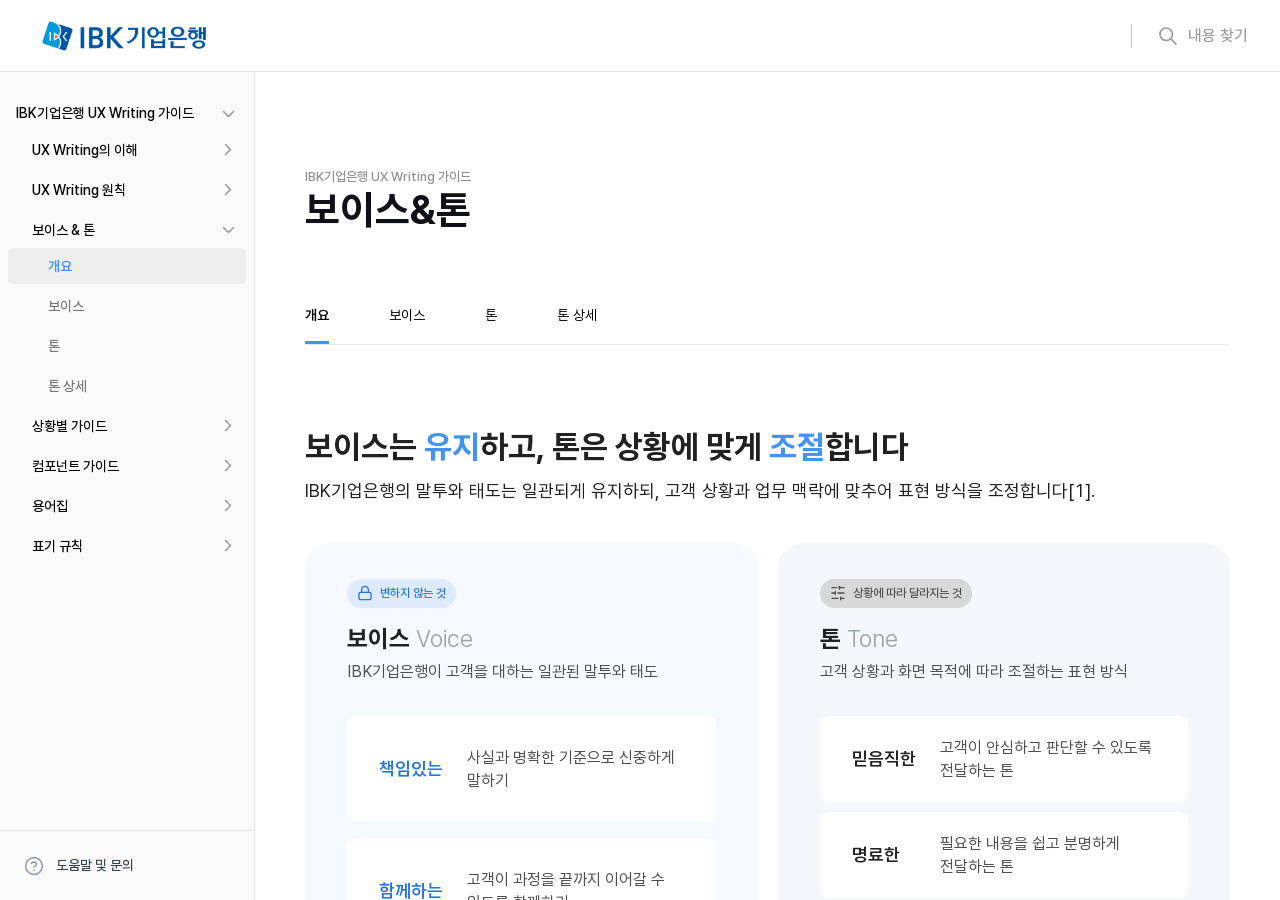
<file: pages/voice.html>
<!doctype html>
<html lang="ko">
  <head>
    <meta charset="UTF-8" />
    <meta name="viewport" content="width=device-width, initial-scale=1.0" />
    <title>IBK기업은행 UX Writing 가이드 : 보이스 & 톤</title>
    <meta name="title" content="IBK기업은행 UX Writing 가이드 : 보이스 & 톤" />
    <meta name="author" content="하이유엑스컨설팅(하이UX)" />
    <meta name="description" content="고객이 금융 정보를 쉽게 이해하고, 상황에 맞게 판단하며, 다음 행동을 명확히 알 수 있도록 돕습니다." />
    <meta name="keyword" content="IBK, IBK기업은행, UX Writing, UX 라이팅, UX 컨설팅, 하이유엑스컨설팅, 하이UX컨설팅" />
    <meta name="format-detection" content="telephone=no" />
    <meta property="og:locale" content="ko_KR" />
    <meta property="og:type" content="website" />
    <meta property="og:author" content="하이유엑스컨설팅(하이UX)" />
    <meta property="og:title" content="IBK기업은행 UX Writing 가이드 : 보이스 & 톤" />
    <meta property="og:site_name" content="IBK기업은행 UX Writing 가이드 : 보이스 & 톤" />
    <meta property="og:description" content="고객이 금융 정보를 쉽게 이해하고, 상황에 맞게 판단하며, 다음 행동을 명확히 알 수 있도록 돕습니다." />
    <meta name="twitter:card" content="summary" />
    <meta name="twitter:title" content="IBK기업은행 UX Writing 가이드 : 보이스 & 톤" />
    <meta name="twitter:description" content="고객이 금융 정보를 쉽게 이해하고, 상황에 맞게 판단하며, 다음 행동을 명확히 알 수 있도록 돕습니다." />
    <meta name="apple-mobile-web-app-title" content="IBK기업은행 UX Writing 가이드 : 보이스 & 톤" />
    <meta name="application-name" content="IBK기업은행 UX Writing 가이드 : 보이스 & 톤" />

    <link rel="stylesheet" type="text/css" href="../src/styles/css/style.css" />
  </head>
  <body>
    <div id="wrap" class="wrap">
      <!-- [HEADER] -->
      <header class="header">
        <div class="logo">
          <img src="../src/images/icon/logo.png" alt="IBK기업은행 로고" />
        </div>
        <div class="search-box">
          <div class="input-box">
            <input type="text" />
          </div>
          <button type="button" class="search-btn">내용 찾기</button>
        </div>
      </header>
      <!-- // [HEADER] -->

      <!-- [CONTAINER] -->
      <main class="container">
        <!-- LNB -->
        <aside class="lnb" aria-label="사이트 내비게이션">
          <nav class="nav">
            <ul class="depth-1">
              <li class="on">
                <a href="#" class="ux-guide">IBK기업은행 UX Writing 가이드</a>
                <ul class="depth-2">
                  <li>
                    <a href="concept.html" class="ux-concept">UX Writing의 이해</a>
                    <ul class="depth-3">
                      <li>
                        <button type="button" data-tab-target="conceptPage_tabBtn_1">UX Writing이란?</button>
                      </li>
                      <li>
                        <button type="button" data-tab-target="conceptPage_tabBtn_2">UX Writing 철학</button>
                      </li>
                    </ul>
                  </li>
                  <li>
                    <a href="rule.html" class="ux-rule">UX Writing 원칙</a>
                    <ul class="depth-3">
                      <li>
                        <button type="button" data-tab-target="rulePage_tabBtn_1">개요</button>
                      </li>
                      <li>
                        <button type="button" data-tab-target="rulePage_tabBtn_2">쉽게쓰기</button>
                      </li>
                      <li>
                        <button type="button" data-tab-target="rulePage_tabBtn_3">판단돕기</button>
                      </li>
                      <li>
                        <button type="button" data-tab-target="rulePage_tabBtn_4">안내하기</button>
                      </li>
                      <li>
                        <button type="button" data-tab-target="rulePage_tabBtn_5">맞춰 전달하기</button>
                      </li>
                    </ul>
                  </li>
                  <li class="on">
                    <a href="voice.html" class="voice">보이스 & 톤</a>
                    <ul class="depth-3">
                      <li class="active">
                        <button type="button" data-tab-target="voicePage_tabBtn_1">개요</button>
                      </li>
                      <li>
                        <button type="button" data-tab-target="voicePage_tabBtn_2">보이스</button>
                      </li>
                      <li>
                        <button type="button" data-tab-target="voicePage_tabBtn_3">톤</button>
                      </li>
                      <li>
                        <button type="button" data-tab-target="voicePage_tabBtn_4">톤 상세</button>
                      </li>
                    </ul>
                  </li>
                  <li>
                    <a href="situation.html" class="situation">상황별 가이드</a>
                    <ul class="depth-3">
                      <li>
                        <button type="button" data-tab-target="situationPage_tabBtn_1">회원 가입</button>
                      </li>
                      <li>
                        <button type="button" data-tab-target="situationPage_tabBtn_2">인증</button>
                      </li>
                      <li>
                        <button type="button" data-tab-target="situationPage_tabBtn_3">상품 가입</button>
                      </li>
                      <li>
                        <button type="button" data-tab-target="situationPage_tabBtn_4">정보 조회</button>
                      </li>
                      <li>
                        <button type="button" data-tab-target="situationPage_tabBtn_5">이체 납부</button>
                      </li>
                      <li>
                        <button type="button" data-tab-target="situationPage_tabBtn_6">이용 관리</button>
                      </li>
                      <li>
                        <button type="button" data-tab-target="situationPage_tabBtn_7">서류 발급</button>
                      </li>
                      <li>
                        <button type="button" data-tab-target="situationPage_tabBtn_8">문제 해결</button>
                      </li>
                      <li>
                        <button type="button" data-tab-target="situationPage_tabBtn_9">기업 서비스</button>
                      </li>
                      <li>
                        <button type="button" data-tab-target="situationPage_tabBtn_10">발송 메시지</button>
                      </li>
                    </ul>
                  </li>
                  <li>
                    <a href="component.html" class="how-write">컴포넌트 가이드</a>
                    <ul class="depth-3">
                      <li class="active">
                        <button type="button" data-tab-target="componentPage_tabBtn_1">행동</button>
                        <ul class="depth-4">
                          <li>
                            <a href="#act-btn-1-1">확인 버튼 </a>
                          </li>
                          <li><a href="#act-btn-1-2">단일 액션 버튼</a></li>
                          <li><a href="#act-btn-1-3">이중 액션 버튼</a></li>
                          <li><a href="#act-btn-1-4">예/아니요 버튼</a></li>
                          <li><a href="#act-btn-1-5">적용 유무 버튼</a></li>
                          <li><a href="#act-btn-1-6">탭</a></li>
                          <li><a href="#act-btn-1-7">하단 내비게이션</a></li>
                          <li>
                            <a href="#act-btn-1-8">브레드크럼</a>
                          </li>
                        </ul>
                      </li>
                      <li>
                        <button type="button" data-tab-target="componentPage_tabBtn_2">입력</button>
                        <ul class="depth-4">
                          <li>
                            <a href="#act-btn-2-1">플레이스홀더</a>
                          </li>
                          <li><a href="#act-btn-2-2">정보 헬퍼텍스트</a></li>
                          <li><a href="#act-btn-2-3">오류 헬퍼텍스트</a></li>
                          <li><a href="#act-btn-2-4">체크박스</a></li>
                          <li><a href="#act-btn-2-5">라디오 버튼</a></li>
                          <li><a href="#act-btn-2-6">토글 스위치</a></li>
                          <li><a href="#act-btn-2-7">드롭다운</a></li>
                          <li><a href="#act-btn-2-8">슬라이더</a></li>
                        </ul>
                      </li>
                      <li>
                        <button type="button" data-tab-target="componentPage_tabBtn_3">정보 표시</button>
                        <ul class="depth-4">
                          <li>
                            <a href="#act-btn-3-1">리스트</a>
                          </li>
                          <li><a href="#act-btn-3-2">진행 단계</a></li>
                          <li><a href="#act-btn-3-3">인포 박스</a></li>
                          <li><a href="#act-btn-3-4">배너</a></li>
                          <li><a href="#act-btn-3-5">툴팁</a></li>
                          <li><a href="#act-btn-3-6">팝오버</a></li>
                          <li><a href="#act-btn-3-7">라벨</a></li>
                          <li>
                            <a href="#act-btn-3-8">칩</a>
                          </li>
                        </ul>
                      </li>
                      <li>
                        <button type="button" data-tab-target="componentPage_tabBtn_4">피드백</button>
                        <ul class="depth-4">
                          <li>
                            <a href="#act-btn-4-1">행동 결과 토스트</a>
                          </li>
                          <li><a href="#act-btn-4-2">처리 결과 토스트</a></li>
                          <li><a href="#act-btn-4-3">안내 팝업</a></li>
                          <li><a href="#act-btn-4-4">오류 팝업</a></li>
                          <li><a href="#act-btn-4-5">확인 팝업</a></li>
                          <li><a href="#act-btn-4-6">안내/행동 바텀시트</a></li>
                          <li><a href="#act-btn-4-7">선택/입력 바텀시트</a></li>
                          <li><a href="#act-btn-4-8">데이터 없음</a></li>
                        </ul>
                      </li>
                      <li>
                        <button type="button" data-tab-target="componentPage_tabBtn_5">메시지</button>
                        <ul class="depth-4">
                          <li>
                            <a href="#act-btn-5-1">완료 메시지</a>
                          </li>
                          <li><a href="#act-btn-5-2">오류/거절 메시지</a></li>
                          <li><a href="#act-btn-5-3">소개 메시지</a></li>
                          <li><a href="#act-btn-5-4">행동 요청 메시지</a></li>
                          <li><a href="#act-btn-5-5">유의사항</a></li>
                        </ul>
                      </li>
                    </ul>
                  </li>
                  <li>
                    <a href="glossary.html" class="glossary">용어집</a>
                    <ul class="depth-3">
                      <li>
                        <button type="button" data-tab-target="glossary_tabBtn_1">개요</button>
                      </li>
                      <li>
                        <button type="button" data-tab-target="glossary_tabBtn_2">대출/거래 용어</button>
                      </li>
                      <li>
                        <button type="button" data-tab-target="glossary_tabBtn_3">금액/기간 용어</button>
                      </li>
                      <li>
                        <button type="button" data-tab-target="glossary_tabBtn_4">신청/안내/행동 용어</button>
                      </li>
                      <li>
                        <button type="button" data-tab-target="glossary_tabBtn_5">서비스/상품 명칭</button>
                      </li>
                      <li>
                        <button type="button" data-tab-target="glossary_tabBtn_6">한자어</button>
                      </li>
                      <li>
                        <button type="button" data-tab-target="glossary_tabBtn_7">외래어/약어/지시어</button>
                      </li>
                      <li>
                        <button type="button" data-tab-target="glossary_tabBtn_8">피해야 할 표현</button>
                      </li>
                    </ul>
                  </li>
                  <li>
                    <a href="notation.html" class="notation">표기 규칙</a>
                    <ul class="depth-3">
                      <li class="active">
                        <button type="button" data-tab-target="notationPage_tabBtn_1">개요</button>
                      </li>
                      <li>
                        <button type="button" data-tab-target="notationPage_tabBtn_2">숫자/금액</button>
                      </li>
                      <li>
                        <button type="button" data-tab-target="notationPage_tabBtn_3">날짜/시간</button>
                      </li>
                      <li>
                        <button type="button" data-tab-target="notationPage_tabBtn_4">문장 부호</button>
                      </li>
                      <li>
                        <button type="button" data-tab-target="notationPage_tabBtn_5">전화번호/인터넷주소(URL)</button>
                      </li>
                      <li>
                        <button type="button" data-tab-target="notationPage_tabBtn_6">맞춤법/띄어쓰기</button>
                      </li>
                      <li>
                        <button type="button" data-tab-target="notationPage_tabBtn_7">-해요/-하십시오체</button>
                      </li>
                      <li>
                        <button type="button" data-tab-target="notationPage_tabBtn_8">-하기형/명사형</button>
                      </li>
                    </ul>
                  </li>
                </ul>
              </li>
            </ul>
          </nav>
          <div class="help">
            <a href="/">도움말 및 문의</a>
          </div>
        </aside>
        <!-- // LNB -->
        <!-- CONTENTS -->
        <div class="content concept" aria-label="UX Writing 원칙 콘텐츠">
          <div class="page-title-box">
            <span class="sub-tit">IBK기업은행 UX Writing 가이드</span>
            <h1 class="page-tit">보이스&톤</h1>
          </div>
          <div class="page__tab">
            <div class="page__tab-list" role="tablist" aria-label="페이지 탭">
              <button type="button" class="tab-btn" role="tab" id="voicePage_tabBtn_1" aria-controls="voicePage_tabPanel_1" aria-selected="true">개요</button>
              <button type="button" class="tab-btn" role="tab" id="voicePage_tabBtn_2" aria-controls="voicePage_tabPanel_2" aria-selected="false">보이스</button>
              <button type="button" class="tab-btn" role="tab" id="voicePage_tabBtn_3" aria-controls="voicePage_tabPanel_3" aria-selected="false">톤</button>
              <button type="button" class="tab-btn" role="tab" id="voicePage_tabBtn_4" aria-controls="voicePage_tabPanel_4" aria-selected="false">톤 상세</button>
            </div>
            <div class="page-tabs__cnt">
              <!-- TAB : 개요 -->
              <div class="page-tabs__panel" role="tabpanel" id="voicePage_tabPanel_1" aria-labelledby="voicePage_tabBtn_1" tabindex="0">
                <div class="cnt-box">
                  <h2 class="cnt-tit">보이스는 <span>유지</span>하고, 톤은 상황에 맞게 <span>조절</span>합니다</h2>
                  <p>IBK기업은행의 말투와 태도는 일관되게 유지하되, 고객 상황과 업무 맥락에 맞추어 표현 방식을 조정합니다[1].</p>
                  <div class="voice__summary-top">
                    <div class="grid repeat-2 gap-20">
                      <div class="box unchange">
                        <span class="type">변하지 않는 것</span>
                        <h3 class="title">
                          보이스
                          <span>Voice</span>
                        </h3>
                        <p class="desc">IBK기업은행이 고객을 대하는 일관된 말투와 태도</p>
                        <ul>
                          <li>
                            <strong>책임있는</strong>
                            <p>사실과 명확한 기준으로 신중하게 말하기</p>
                          </li>
                          <li>
                            <strong>함께하는</strong>
                            <p>고객이 과정을 끝까지 이어갈 수 있도록 함께하기</p>
                          </li>
                          <li>
                            <strong>배려하는</strong>
                            <p>고객의 상황과 부담을 고려해 차분하게 말하기</p>
                          </li>
                        </ul>
                      </div>
                      <div class="box change">
                        <span class="type">상황에 따라 달라지는 것</span>
                        <h3 class="title">
                          톤
                          <span>Tone</span>
                        </h3>
                        <p class="desc">고객 상황과 화면 목적에 따라 조절하는 표현 방식</p>
                        <ul>
                          <li>
                            <strong>믿음직한</strong>
                            <p>고객이 안심하고 판단할 수 있도록 전달하는 톤</p>
                          </li>
                          <li>
                            <strong>명료한</strong>
                            <p>필요한 내용을 쉽고 분명하게 전달하는 톤</p>
                          </li>
                          <li>
                            <strong>유용한</strong>
                            <p>고객에게 필요한 제안을 자연스럽게 전달하는 톤</p>
                          </li>
                          <li>
                            <strong>친절한</strong>
                            <p>이해하기 쉽게 풀어서 전달하는 톤</p>
                          </li>
                        </ul>
                      </div>
                    </div>
                  </div>
                </div>
                <div class="cnt-box">
                  <h2 class="cnt-tit">보이스&톤이 필요한 이유</h2>
                  <p>모든 화면과 채널에서 일관된 말하기 기준을 유지하여 고객이 금융 정보를 쉽게 이해하고 다음 행동을 안심하고 이어갈 수 있도록 돕습니다[2].</p>
                  <div class="voice__summary-why">
                    <div class="grid repeat-2 border">
                      <div class="box">
                        <strong>일관된 경험</strong>
                        <p>
                          채널과 화면이 달라도 IBK기업은행다운 말투와 태도를 유지하여<br />
                          일관된 경험으로 느낄 수 있게 합니다.
                        </p>
                      </div>
                      <div class="box">
                        <strong>쉽고 명확한 업무 안내</strong>
                        <p>
                          복잡한 금융 정보와 절차를 쉽고 명확하게 전달해 <br />
                          고객이 다음 행동을 자연스럽게 이어갈 수 있도록 돕습니다.
                        </p>
                      </div>
                      <div class="box">
                        <strong>안심할 수 있는 금융 경험</strong>
                        <p>
                          인증, 오류, 이체 같은 민감한 상황에서도 <br />
                          고객이 안심하고 진행할 수 있도록 안내합니다.
                        </p>
                      </div>
                      <div class="box">
                        <strong>상황에 맞는 표현 제공</strong>
                        <p>
                          안내, 오류, 완료, 혜택 등 상황과 목적에 따라 <br />
                          정보 밀도와 표현 강도를 조절합니다.
                        </p>
                      </div>
                    </div>
                  </div>
                </div>
                <div class="cnt-box">
                  <h2 class="cnt-tit">적용 방법</h2>
                  <p>화면의 상황을 먼저 판단한 뒤, 보이스 기준은 유지하고 적절한 톤을 선택하여 메시지로 구체화합니다.</p>
                  <div class="voice__summary-how">
                    <ol class="grid repeat-4 gap-36">
                      <li class="box">
                        <span>01</span>
                        <strong>상황 판단</strong>
                        <p>고객이 확인해야 할 정보와 행동을 파악합니다.</p>
                      </li>
                      <li class="box">
                        <span>02</span>
                        <strong>IBK 보이스 적용</strong>
                        <p>보이스가 문구 전반에<br />유지되는지 확인합니다.</p>
                      </li>
                      <li class="box">
                        <span>03</span>
                        <strong>톤 선택</strong>
                        <p>상황의 목적과 민감도에 따라 강조할 톤을 선택합니다.</p>
                      </li>
                      <li class="box">
                        <span>04</span>
                        <strong>메시지 작성</strong>
                        <p>문구를 작성한 뒤, 보이스와 톤 기준에 맞는지 확인합니다.</p>
                      </li>
                    </ol>
                  </div>
                </div>
                <div class="cnt-box">
                  <h2 class="cnt-tit">IBK기업은행 페르소나</h2>
                  <p>페르소나는 IBK기업은행의 말투와 태도를 구체화한 기준입니다.<br />“믿음직한 금융 길잡이”는 복잡한 금융 업무를 고객이 쉽게 이해하고 완료할 수 있도록, 필요한 정보와 절차를 차분하게 안내합니다.</p>
                  <div class="voice__summary-persona">
                    <div class="title-box">
                      <span>고객과 함께하는</span>
                      <h3 class="title">믿음직한 금융 길잡이</h3>
                    </div>
                    <div class="flex-row">
                      <div class="left">
                        <div class="box">
                          <strong>성격</strong>
                          <ul class="dot-list">
                            <li>차분하고 단정하게 말합니다.</li>
                            <li>신중하고 책임감 있게 안내합니다.</li>
                          </ul>
                        </div>
                        <div class="box">
                          <strong>업무 스타일</strong>
                          <ul class="dot-list">
                            <li>핵심 정보를 먼저 파악하여 앞에 둡니다.</li>
                            <li>복잡한 내용은 쉽게 풀어 설명합니다.</li>
                          </ul>
                        </div>
                        <div class="box">
                          <strong>고객 응대 방식</strong>
                          <ul class="dot-list">
                            <li>헷갈릴 수 있는 부분을 먼저 안내합니다.</li>
                            <li>원인, 해결 방법, 다음 행동을 제시합니다.</li>
                          </ul>
                        </div>
                      </div>
                      <div class="right">
                        <div class="box good">
                          <strong class="type">선호하는 표현</strong>
                          <ul class="dot-list">
                            <li>확인된 정보와 기준으로 믿고 판단할 수 있는 표현</li>
                            <li>조건, 금액, 기간, 결과를 구체적으로 안내하는 표현</li>
                            <li>다음 행동은 분명하게, 같은 의미는 같은 용어로 이어지는 일관된 표현</li>
                          </ul>
                        </div>
                        <div class="box bad">
                          <strong class="type">피하는 표현</strong>
                          <ul class="dot-list">
                            <li>원인, 기준, 다음 행동이 안내되지 않아 고객이 판단하기 어려운 표현</li>
                            <li>내부 용어나 개발 용어처럼 고객이 이해하기 어려운 표현</li>
                            <li>과하게 가볍거나 혜택만 강조해 조건을 충분히 확인하기 어려운 표현</li>
                          </ul>
                        </div>
                      </div>
                    </div>
                  </div>
                </div>

                <div class="reference-box">
                  <ol>
                    <li>
                      [1] Moran, K. (2016). The four dimensions of tone of voice. Nielsen Norman Group.
                      <a href="https://www.nngroup.com/articles/tone-of-voice-dimensions/" target="_blank">https://www.nngroup.com/articles/tone-of-voice-dimensions/</a>
                    </li>
                    <li>
                      [2] Nielsen, J. (1994). 10 usability heuristics for user interface design. Nielsen Norman Group.
                      <a href="https://www.nngroup.com/articles/ten-usability-heuristics/" target="_blank">https://www.nngroup.com/articles/ten-usability-heuristics/</a>
                    </li>
                  </ol>
                </div>
              </div>
              <!-- // TAB : 개요 -->
              <!-- TAB : 보이스 -->
              <div class="page-tabs__panel" role="tabpanel" id="voicePage_tabPanel_2" aria-labelledby="voicePage_tabBtn_2" tabindex="-1" hidden>
                <div class="cnt-box">
                  <h2 class="cnt-tit">보이스는 IBK기업은행이 고객을 대하는 일관된 말투와 태도</h2>
                  <p>기업 고객과 개인 고객의 경제활동을 돕는 금융 길잡이로서, IBK기업은행은 고객이 정보를 쉽게 이해하고 필요한 과정을 끝까지 이어가도록 안내합니다.<br />IBK기업은행의 보이스는 책임 있게 말하고, 필요한 정보를 함께 안내하며, 고객의 부담을 덜어주는 태도입니다[1-5].</p>
                  <div class="voice__voice-top">
                    <div class="flex-row gap-20">
                      <div class="top-box">
                        <div class="bg-box">
                          <span></span>
                          <h3>책임있는</h3>
                          <div class="badge-box">
                            <span>정확성</span>
                            <span>기준 제시</span>
                            <span>오해 방지</span>
                          </div>
                        </div>
                        <div class="list-box">
                          <ul class="dot-list">
                            <li>확인된 정보와 기준으로 전달합니다.</li>
                            <li>기준과 조건을 분명히 작성합니다.</li>
                            <li>같은 의미는 같은 용어로 표현합니다.</li>
                          </ul>
                        </div>
                      </div>
                      <div class="top-box">
                        <div class="bg-box">
                          <span></span>
                          <h3>함께하는</h3>
                          <div class="badge-box">
                            <span>흐름 유지</span>
                            <span>판단 지원</span>
                            <span>다음 행동</span>
                          </div>
                        </div>
                        <div class="list-box">
                          <ul class="dot-list">
                            <li>현재 단계와 남은 절차를 안내합니다.</li>
                            <li>판단에 필요한 기준과 영향을 제시합니다.</li>
                            <li>다음 단계를 명확히 설명합니다.</li>
                          </ul>
                        </div>
                      </div>
                      <div class="top-box">
                        <div class="bg-box">
                          <span></span>
                          <h3>배려하는</h3>
                          <div class="badge-box">
                            <span>쉬운 설명</span>
                            <span>안심</span>
                            <span>회복 지원</span>
                          </div>
                        </div>
                        <div class="list-box">
                          <ul class="dot-list">
                            <li>고객의 부담을 고려하여 말합니다.</li>
                            <li>오류나 불안 상황도 차분하게 안내합니다.</li>
                            <li>어려운 절차를 쉽게 설명합니다.</li>
                          </ul>
                        </div>
                      </div>
                    </div>
                  </div>
                </div>
                <div class="cnt-box">
                  <h3 class="cnt-sub-title">책임있는</h3>
                  <p>정해진 기준과 사실을 바탕으로 정보를 신중하게 전달합니다.</p>
                  <div class="voice__voice-detail">
                    <span class="detail-badge">적용 방식</span>
                    <ul class="dot-list">
                      <li>추측이나 과장 없이 확인된 정보만 전달합니다.</li>
                      <li>금액, 조건, 기간, 결과처럼 중요한 정보는 다르게 해석되지 않도록 명확히 작성합니다.</li>
                      <li>같은 의미는 화면과 채널이 달라도 일관된 기준으로 표현합니다.</li>
                    </ul>
                    <div class="img-wrap">
                      <div class="dont img-box">
                        <span>Don't</span>
                        <img src="../src/images/img/img-voice-1-1.png" alt="제한 대상이 모호해 고객이 가입 가능 여부를 판단하기 어려운 화면 예시" />
                        <p>제한 대상이 모호하여 고객이<br />가입 가능 여부를 판단하기 어렵습니다.</p>
                      </div>
                      <div class="do img-box">
                        <span>Do</span>
                        <img
                          src="../src/images/img/img-voice-1-2.png"
                          alt="제한 대상을 구체적으로 안내해 가입 가능 여부를
                          바로 알 수 있는 화면 예시" />
                        <p>제한 대상을 구체적으로 안내하여<br />가입 가능 여부를 바로 알 수 있도록 돕습니다.</p>
                      </div>
                    </div>
                    <div class="img-wrap">
                      <div class="dont img-box">
                        <span>Don't</span>
                        <img
                          src="../src/images/img/img-voice-1-3.png"
                          alt="할인 기준이 모호해 혜택 적용 여부를 판단하기
                          어려운 화면 예시" />
                        <p>할인 기준이 모호하여 혜택 적용 여부를<br />판단하기 어렵습니다.</p>
                      </div>
                      <div class="do img-box">
                        <span>Do</span>
                        <img
                          src="../src/images/img/img-voice-1-4.png"
                          alt="  조건과 한도를 구체적으로 안내해 혜택 기준을
                          정확히 알 수 있는 화면 예시" />
                        <p>조건과 한도를 구체적으로 안내하여<br />혜택 기준을 정확히 알 수 있도록 돕습니다.</p>
                      </div>
                    </div>
                  </div>
                </div>

                <div class="cnt-box">
                  <h3 class="cnt-sub-title">함께하는</h3>
                  <p>고객이 복잡한 과정에서 흐름을 놓치지 않고, 필요한 일을 끝까지 이어갈 수 있도록 안내합니다.</p>
                  <div class="voice__voice-detail">
                    <span class="detail-badge">적용 방식</span>
                    <ul class="dot-list">
                      <li>고객이 현재 어느 단계에 있고 무엇을 해야 하는지 알려줍니다.</li>
                      <li>판단 기준과 다음 행동을 가까운 위치에 함께 제시합니다.</li>
                      <li>단계가 이어지는 과정에서는 다음 절차와 영향, 예상 결과를 미리 안내합니다.</li>
                    </ul>
                    <div class="img-wrap">
                      <div class="dont img-box">
                        <span>Don't</span>
                        <img src="../src/images/img/img-voice-1-5.png" alt="등록 후 변경이나 취소가 가능한지 알기 어려워 예약하기 전 부담이 남을 수 있는 화면 예시" />
                        <p>예약 결과만 알려서, 고객이 예약한 내역을<br />어디서 확인해야 할지 알 수 없습니다.</p>
                      </div>
                      <div class="do img-box">
                        <span>Do</span>
                        <img src="../src/images/img/img-voice-1-6.png" alt="변경, 취소 가능 여부를 함께 안내해 고객이 안심하고 등록할 수 있는 화면 예시" />
                        <p>예약 결과와 내역 조회 방법까지 안내하여<br />예약 뒤에도 행동을 이어갈 수 있도록 돕습니다.</p>
                      </div>
                    </div>
                    <div class="img-wrap">
                      <div class="dont img-box">
                        <span>Don't</span>
                        <img src="../src/images/img/img-voice-1-7.png" alt="선택지의 차이와 영향을 알기 어려워 고객이 스스로 판단하기 어려운 화면 예시" />
                        <p>선택지마다 결과가 어떻게 다른지 알기 어려워서<br />고객이 스스로 판단하기 어렵습니다.</p>
                      </div>
                      <div class="do img-box">
                        <span>Do</span>
                        <img src="../src/images/img/img-voice-1-8.png" alt=" 각 선택지의 영향을 함께 안내해 고객이 상황에 맞게 결정할 수 있는 화면 예시" />
                        <p>각 선택지의 결과를 함께 안내하여<br />고객이 상황에 맞게 결정할 수 있도록 돕습니다.</p>
                      </div>
                    </div>
                  </div>
                </div>
                <div class="cnt-box">
                  <h3 class="cnt-sub-title">배려하는</h3>
                  <p>고객이 부담을 느낄 수 있는 상황을 고려하여 차분하게 말합니다.</p>
                  <div class="voice__voice-detail">
                    <span class="detail-badge">적용 방식</span>
                    <ul class="dot-list">
                      <li>고객이 불안하거나 막막할 수 있는 상황에서는 현재 어떤 상태인지와 그 이유를 차분하게 설명합니다.</li>
                      <li>실패나 제한 상황은 고객의 잘못으로 느껴지지 않게 말하고, 가능한 해결 방법을 함께 제시합니다.</li>
                      <li>낯선 절차나 어려운 정보는 쉬운 표현과 순서로 풀어, 고객의 부담을 덜어줍니다.</li>
                    </ul>
                    <div class="img-wrap">
                      <div class="dont img-box">
                        <span>Don't</span>
                        <img src="../src/images/img/img-voice-1-9.png" alt="알림 동의가 혜택을 받기 위한 필수 조건처럼 보여 고객에게 부담을 줄 수 있는 화면 예시" />
                        <p>알림 동의가 혜택을 받기 위한<br />필수 조건처럼 보여 고객에게 부담을 줄 수 있습니다.</p>
                      </div>
                      <div class="do img-box">
                        <span>Do</span>
                        <img src="../src/images/img/img-voice-1-10.png" alt="알림을 받는 이유와 상황을 먼저 안내해 고객이 필요에 따라 선택할 수 있는 화면 예시" />
                        <p>알림이 오는 상황을 먼저 안내하여<br />고객이 필요에 따라 선택할 수 있도록 돕습니다.</p>
                      </div>
                    </div>
                    <div class="img-wrap">
                      <div class="dont img-box">
                        <span>Don't</span>
                        <img src="../src/images/img/img-voice-1-11.png" alt="변경 결과만 안내해, 언제부터 새 계좌가 적용되는지 알기 어려운 화면 예시" />
                        <p>이번 납부일에는 어느 계좌에서 이체 되는지<br />안내하지 않아서 고객이 헷갈릴 수 있습니다.</p>
                      </div>
                      <div class="do img-box">
                        <span>Do</span>
                        <img src="../src/images/img/img-voice-1-12.png" alt="이번 회차와 다음 회차를 구분해 안내하여, 변경 시점을 쉽게 이해할 수 있도록 돕는 화면 예시" />
                        <p>이번 납부일과 다음 납부일을 구분해 안내하여<br />변경 시점을 쉽게 이해할 수 있도록 돕습니다.</p>
                      </div>
                    </div>
                  </div>
                </div>
                <div class="cnt-box">
                  <h2 class="cnt-tit">작성 전 확인 포인트</h2>
                  <p>IBK기업은행의 보이스를 모든 문구에 반영하여 썼나요?</p>
                  <div class="chk-point-list mt-32">
                    <ul>
                      <li>정해진 기준을 바탕으로, 추측이나 과장 없이 문구를 썼나요?</li>
                      <li>고객이 진행 중인 과정을 끝까지 이어갈 수 있도록 다음 행동을 안내했나요?</li>
                      <li>중요한 업무를 안심하고 진행할 수 있도록 확인해야 할 정보를 함께 안내했나요?</li>
                    </ul>
                  </div>
                </div>

                <div class="reference-box">
                  <ol>
                    <li>[1] Aaker, J. L. (1997). Dimensions of brand personality. Journal of Marketing Research, 34(3), 347–356.</li>
                    <li>[2] Nielsen, J. (1994). Enhancing the explanatory power of usability heuristics. Proceedings of the SIGCHI Conference on Human Factors in Computing Systems.</li>
                    <li>[3] Grice, H. P. (1975). Logic and conversation. In Speech acts (pp. 41-58). Brill.</li>
                    <li>[4] Bandura, A. (1977). Self-efficacy: Toward a unifying theory of behavioral change. Psychological Review, 84(2), 191–215.</li>
                    <li>[5] Parasuraman, A. B. L. L., Valarie A. Zeithaml, and Leonard Berry. "SERVQUAL: A multiple-item scale for measuring consumer perceptions of service quality." 1988 64.1 (1988):</li>
                  </ol>
                </div>
              </div>
              <!-- // TAB : 보이스 -->
              <!-- TAB : 톤 -->
              <div class="page-tabs__panel" role="tabpanel" id="voicePage_tabPanel_3" aria-labelledby="voicePage_tabBtn_3" tabindex="-2" hidden>
                <div class="cnt-box">
                  <h2 class="cnt-tit">고객 상황과 화면 목적에 따라 조절하는 IBK기업은행의 표현 방식</h2>
                  <p>톤은 고객의 상황과 업무 목적에 따라 달라지는 IBK기업은행의 표현 방식입니다.<br />정보를 분명하게 전달해야 할 때, 충분한 설명이 필요할 때, 고객의 판단을 도와야 할 때 등 다양한 상황에 맞게 표현의 강도와 정보의 밀도를 조절합니다[1-4].</p>
                  <div class="voice__tone-top">
                    <div class="grid repeat-2 gap-32 mt-40">
                      <div class="top-box">
                        <div class="bg-box">
                          <h3>믿음직한</h3>
                          <p>고객이 안심하고 판단할 수 있도록 말하는 톤</p>
                        </div>
                        <div class="list-box">
                          <p class="list-tit">필요한 상황</p>
                          <ul class="dot-list">
                            <li>실수하면 되돌리기 어려운 행동에서 조건과 결과를 함께 확인해야 할 때</li>
                          </ul>
                          <p class="list-tit">적용 방식</p>
                          <ul class="dot-list">
                            <li>불안을 유발하지 않고, 신중하고 정확하게 안내합니다.</li>
                            <li>고객이 놓치면 안 되는 조건, 결과, 다음 행동을 함께 설명합니다.</li>
                          </ul>
                          <p class="list-tit">주요 적용 상황</p>
                          <ul class="dot-list">
                            <li>오류, 인증 실패, 고액 이체, 중요거래 전 확인 등</li>
                          </ul>
                        </div>
                      </div>
                      <div class="top-box">
                        <div class="bg-box">
                          <h3>명료한</h3>
                          <p>핵심 정보를 먼저 보여주고 다음 행동을 분명하게 안내하는 톤</p>
                        </div>
                        <div class="list-box">
                          <p class="list-tit">필요한 상황</p>
                          <ul class="dot-list">
                            <li>긴 설명보다 상태, 결과, 다음 행동을 먼저 확인해야 할 때</li>
                          </ul>
                          <p class="list-tit">적용 방식</p>
                          <ul class="dot-list">
                            <li>고객이 먼저 알아야 할 상태, 결과, 행동을 문장 앞에 씁니다.</li>
                            <li>불필요한 수식어를 줄이고 핵심 정보만 분명하게 전달합니다.</li>
                          </ul>
                          <p class="list-tit">주요 적용 상황</p>
                          <ul class="dot-list">
                            <li>이체 완료, 거래 상태, 로그인, 인증/알림 등</li>
                          </ul>
                        </div>
                      </div>
                      <div class="top-box">
                        <div class="bg-box">
                          <h3>유용한</h3>
                          <p>고객에게 도움이 되는 정보를 부담 없이 안내하는 톤</p>
                        </div>
                        <div class="list-box">
                          <p class="list-tit">필요한 상황</p>
                          <ul class="dot-list">
                            <li>고객에게 도움이 되는 이유를 알려 신청이나 참여를 제안할 때</li>
                          </ul>
                          <p class="list-tit">적용 방식</p>
                          <ul class="dot-list">
                            <li>혜택과 장점은 분명하게 안내하되, 과장된 표현은 사용하지 않습니다.</li>
                            <li>필요한 이유를 먼저 보여주고 다음 행동으로 자연스럽게 연결합니다.</li>
                          </ul>
                          <p class="list-tit">주요 적용 상황</p>
                          <ul class="dot-list">
                            <li>혜택 안내, 상품 추천, 이벤트, 마케팅 발송 메시지 등</li>
                          </ul>
                        </div>
                      </div>
                      <div class="top-box">
                        <div class="bg-box">
                          <h3>친절한</h3>
                          <p>낯선 금융 정보와 절차를 고객이 쉽게 이해할 수 있도록 설명하는 톤</p>
                        </div>
                        <div class="list-box">
                          <p class="list-tit">필요한 상황</p>
                          <ul class="dot-list">
                            <li>처음 이용하여 낯설거나 복잡한 정보와 절차를 안내할 때</li>
                          </ul>
                          <p class="list-tit">적용 방식</p>
                          <ul class="dot-list">
                            <li>금융용어와 절차는 고객에게 익숙한 표현으로 쉽게 설명합니다.</li>
                            <li>고객이 걱정할 수 있는 상황에서는 고객의 입장을 고려하여 설명합니다.</li>
                          </ul>
                          <p class="list-tit">주요 적용 상황</p>
                          <ul class="dot-list">
                            <li>상품 탐색, 금융용어 설명, 대출 조건 비교, 약관·절차 안내 등</li>
                          </ul>
                        </div>
                      </div>
                    </div>
                  </div>
                </div>

                <div class="cnt-box">
                  <h2 class="cnt-tit">톤 속성 진단</h2>
                  <p>닐슨노먼그룹의 4가지 톤 속성 모델을 바탕으로, 각 톤의 표현 성향과 상황별 적용 방향을 확인합니다[5].<br />이를 기준으로 고객 상황과 업무 목적에 맞게 말의 강도와 정보 밀도를 조절합니다.</p>
                  <div class="voice__tone-diagnosis">
                    <div class="common-table mt-40">
                      <table>
                        <colgroup>
                          <col />
                          <col />
                          <col />
                          <col />
                          <col />
                        </colgroup>
                        <thead>
                          <tr>
                            <th>표현속성</th>
                            <th>믿음직한</th>
                            <th>명료한</th>
                            <th>유용한</th>
                            <th>친절한</th>
                          </tr>
                        </thead>
                        <tbody>
                          <tr>
                            <td>진지함</td>
                            <td>
                              <div class="circle-box">
                                <span></span>
                                <span></span>
                                <span></span>
                                <span></span>
                                <span></span>
                              </div>
                            </td>
                            <td>
                              <div class="circle-box">
                                <span></span>
                                <span></span>
                                <span></span>
                                <span></span>
                                <span class="empty"></span>
                              </div>
                            </td>
                            <td>
                              <div class="circle-box">
                                <span></span>
                                <span></span>
                                <span></span>
                                <span class="empty"></span>
                                <span class="empty"></span>
                              </div>
                            </td>
                            <td>
                              <div class="circle-box">
                                <span></span>
                                <span></span>
                                <span></span>
                                <span></span>
                                <span class="empty"></span>
                              </div>
                            </td>
                          </tr>
                          <tr>
                            <td>격식 있는</td>
                            <td>
                              <div class="circle-box">
                                <span></span>
                                <span></span>
                                <span></span>
                                <span></span>
                                <span></span>
                              </div>
                            </td>
                            <td>
                              <div class="circle-box">
                                <span></span>
                                <span></span>
                                <span></span>
                                <span></span>
                                <span class="empty"></span>
                              </div>
                            </td>
                            <td>
                              <div class="circle-box">
                                <span></span>
                                <span></span>
                                <span></span>
                                <span class="empty"></span>
                                <span class="empty"></span>
                              </div>
                            </td>
                            <td>
                              <div class="circle-box">
                                <span></span>
                                <span></span>
                                <span></span>
                                <span class="empty"></span>
                                <span class="empty"></span>
                              </div>
                            </td>
                          </tr>
                          <tr>
                            <td>존중하는</td>
                            <td>
                              <div class="circle-box">
                                <span></span>
                                <span></span>
                                <span></span>
                                <span></span>
                                <span></span>
                              </div>
                            </td>
                            <td>
                              <div class="circle-box">
                                <span></span>
                                <span></span>
                                <span></span>
                                <span></span>
                                <span class="empty"></span>
                              </div>
                            </td>
                            <td>
                              <div class="circle-box">
                                <span></span>
                                <span></span>
                                <span></span>
                                <span></span>
                                <span class="empty"></span>
                              </div>
                            </td>
                            <td>
                              <div class="circle-box">
                                <span></span>
                                <span></span>
                                <span></span>
                                <span></span>
                                <span class="empty"></span>
                              </div>
                            </td>
                          </tr>
                          <tr>
                            <td>열정적인</td>
                            <td>
                              <div class="circle-box">
                                <span></span>
                                <span></span>
                                <span class="empty"></span>
                                <span class="empty"></span>
                                <span class="empty"></span>
                              </div>
                            </td>
                            <td>
                              <div class="circle-box">
                                <span></span>
                                <span></span>
                                <span class="empty"></span>
                                <span class="empty"></span>
                                <span class="empty"></span>
                              </div>
                            </td>
                            <td>
                              <div class="circle-box">
                                <span></span>
                                <span></span>
                                <span></span>
                                <span></span>
                                <span></span>
                              </div>
                            </td>
                            <td>
                              <div class="circle-box">
                                <span></span>
                                <span></span>
                                <span></span>
                                <span class="empty"></span>
                                <span class="empty"></span>
                              </div>
                            </td>
                          </tr>
                        </tbody>
                      </table>
                    </div>
                    <p>*파란 원이 많을수록 해당 톤에서 표현 속성이 강하게 나타남을 의미합니다.</p>
                  </div>
                </div>

                <div class="cnt-box">
                  <h2 class="cnt-tit">톤 조합</h2>
                  <p>화면의 목적에 맞는 기본 톤을 먼저 정하고, 고객 상황에 따라 필요한 보조 톤을 더해 표현을 조정합니다.</p>
                  <div class="voice__tone-mixture">
                    <div class="mixture-box">
                      <div class="box">
                        <span>기본 톤</span>
                        <p>문구 방향 설정</p>
                      </div>
                      <span class="sign"></span>
                      <div class="box">
                        <span>기본 톤</span>
                        <p>문구 방향 설정</p>
                      </div>
                      <span class="sign"></span>
                      <div class="box">
                        <span>기본 톤</span>
                        <p>문구 방향 설정</p>
                      </div>
                    </div>
                    <div class="step-box">
                      <div class="box">
                        <strong>1</strong>
                        <p>기본 톤을 먼저 정합니다</p>
                        <span>화면의 주된 목적을 확인하고<br />문구의 기본 방향을 설정합니다.</span>
                      </div>
                      <div class="box">
                        <strong>2</strong>
                        <p>필요한 톤을 더합니다</p>
                        <span>고객 상황에 따라 보조 톤을 선택합니다.<br />필요한 경우 여러 톤을 함께 적용합니다.</span>
                      </div>
                      <div class="box">
                        <strong>3</strong>
                        <p>상황에 맞게 조정합니다</p>
                        <span>기본 방향은 유지하면서 상황에 맞게<br />정보량과 표현 강도를 조정합니다.</span>
                      </div>
                    </div>
                  </div>
                </div>

                <div class="cnt-box">
                  <h2 class="cnt-tit">작성 예시</h2>
                  <p>화면의 주 목적에 맞는 기본 톤을 먼저 정하고, 고객의 상태나 행동 목표에 따라 보조 톤을 조합해서 사용할 수 있습니다.</p>
                  <div class="voice__tone-guide">
                    <div class="img-wrap">
                      <div class="img-box">
                        <div class="badge-box"><span>유용한</span> + 친절한</div>
                        <img src="../src/images/img/img-voice-2-1.png" alt="유용한 + 친절한 조합예시" />
                        <dl>
                          <dt>유용한</dt>
                          <dd>고객의 판단에 필요한 정보를 먼저 안내합니다.</dd>
                        </dl>
                        <dl>
                          <dt>친절한</dt>
                          <dd>부담이 될 수 있는 조건은 쉽게 풀어 설명합니다.</dd>
                        </dl>
                      </div>
                      <div class="img-box">
                        <div class="badge-box"><span>명료한</span> + 믿음직한</div>
                        <img src="../src/images/img/img-voice-2-2.png" alt="명료한 + 믿음직한 조합예시" />

                        <dl>
                          <dt>명료한</dt>
                          <dd>현재 상태와 필요한 행동을 안내합니다.</dd>
                        </dl>
                        <dl>
                          <dt>믿음직한</dt>
                          <dd>적용 시점과 결과를 알려 안심하도록 합니다.</dd>
                        </dl>
                      </div>
                    </div>
                  </div>
                </div>

                <div class="cnt-box">
                  <h2 class="cnt-tit">작성 전 확인 포인트</h2>
                  <p>화면의 목적과 고객이 처한 상황을 고려하여 톤을 썼나요?</p>
                  <div class="chk-point-list mt-32">
                    <ul>
                      <li>실수하면 되돌리기 어려운 내용은 다시 확인할 수 있도록 안내했나요?</li>
                      <li>고객이 핵심 정보와 다음 행동을 쉽게 확인할 수 있나요?</li>
                      <li>고객이 필요한 정보를 확인하고 다음에 무엇을 해야 할지 알 수 있나요?</li>
                      <li>화면의 목적과 이용 절차를 쉽게 이해할 수 있나요?</li>
                    </ul>
                  </div>
                </div>

                <div class="reference-box">
                  <ol>
                    <li>
                      [1] Neusesser, T., & Sunwall, E. (2023). Error-message guidelines. Nielsen Norman Group.
                      <a href="https://www.nngroup.com/articles/error-message-guidelines/" target="_blank"> https://www.nngroup.com/articles/error-message-guidelines/</a>
                    </li>
                    <li>[2] Sweller, John. "Cognitive load during problem solving: Effects on learning." Cognitive science 12.2 (1988): 257-285.</li>
                    <li>[3] Fogg, Brian J. "A behavior model for persuasive design." Proceedings of the 4th international Conference on Persuasive Technology. 2009.</li>
                    <li>[4] Brown, Penelope, and Stephen C. Levinson. Politeness: Some universals in language usage. Vol. 4. Cambridge university press, 1987.</li>
                    <li>
                      [5] Moran, K. (2016). The four dimensions of tone of voice. Nielsen Norman Group.
                      <a href="https://www.nngroup.com/articles/tone-of-voice-dimensions/" target="_blank"> https://www.nngroup.com/articles/tone-of-voice-dimensions/</a>
                    </li>
                  </ol>
                </div>
              </div>
              <!-- // TAB : 톤 -->

              <!-- TAB : 톤 상세 -->
              <div class="page-tabs__panel" role="tabpanel" id="voicePage_tabPanel_4" aria-labelledby="voicePage_tabBtn_4" tabindex="-3" hidden>
                <div class="page__tab">
                  <div class="page__tab-sublist" role="sub-tablist" aria-label="페이지 탭">
                    <button type="button" class="tab-btn" role="sub-tab" id="voiceDetail_tabBtn_1" aria-controls="voiceDetail_tabPanel_1" aria-selected="true">믿음직한</button>
                    <button type="button" class="tab-btn" role="sub-tab" id="voiceDetail_tabBtn_2" aria-controls="voiceDetail_tabPanel_2" aria-selected="false">명료한</button>
                    <button type="button" class="tab-btn" role="sub-tab" id="voiceDetail_tabBtn_3" aria-controls="voiceDetail_tabPanel_3" aria-selected="false">유용한</button>
                    <button type="button" class="tab-btn" role="sub-tab" id="voiceDetail_tabBtn_4" aria-controls="voiceDetail_tabPanel_4" aria-selected="false">친절한</button>
                  </div>
                  <div class="page-subtabs__cnt">
                    <!-- SUB-TAB : 믿음직한 -->
                    <div class="page-tabs__panel" role="tabpanel" id="voiceDetail_tabPanel_1" aria-labelledby="voiceDetail_tabBtn_1" tabindex="-1">
                      <div class="cnt-box mt-0">
                        <h2 class="cnt-tit">믿음직한</h2>
                        <p>고객이 안심하고 판단할 수 있도록 안내하는 톤</p>
                        <div class="voice__detail-top">
                          <div class="grid repeat-2 gap-32 mt-40">
                            <div class="gray-box">
                              <span class="badge">필요한 상황</span>
                              <ul class="dot-list">
                                <li>이체, 인증, 해지처럼 한 번 실수하면 되돌리기 어려운 행동을 안내할 때</li>
                                <li>조건, 제한 사항, 결과처럼 반드시 확인해야 할 정보를 전달할 때</li>
                              </ul>
                            </div>
                            <div class="gray-box">
                              <span class="badge">적용 방식</span>
                              <ul class="dot-list">
                                <li>신중하고 정확하게 안내하여 고객이 안심하도록 합니다.</li>
                                <li>조건, 결과, 다음 행동을 함께 알려 고객이 스스로 판단할 수 있도록 합니다.</li>
                              </ul>
                            </div>
                          </div>
                        </div>
                      </div>

                      <div class="cnt-box">
                        <h2 class="cnt-sub-title">작성 원칙</h2>
                        <div class="voice__detail-rule">
                          <div class="grid repeat-3 gap-20 mt-4">
                            <div class="rule-box">
                              <strong>1</strong>
                              <p>원인과 해결 방법을<br />함께 안내하기</p>
                              <span>문제가 발생한 이유만 쓰지 않고,<br />고객이 다음에 해야 할 행동까지 안내합니다.</span>
                            </div>
                            <div class="rule-box">
                              <strong>2</strong>
                              <p>중요 정보는 실행 전에<br />다시 확인하도록 쓰기</p>
                              <span>금액, 대상, 조건 등 중요한 정보는<br />실행 전에 다시 확인하도록 씁니다.</span>
                            </div>
                            <div class="rule-box">
                              <strong>3</strong>
                              <p>
                                민감한 상황에서<br />
                                신중하고 정확하게 말하기
                              </p>
                              <span>오류 발생과 같은 민감한 상황일수록,<br />확인된 사실만 신중한 표현으로 안내합니다.</span>
                            </div>
                          </div>
                        </div>
                      </div>

                      <div class="cnt-box">
                        <h2 class="cnt-sub-title">피해야 할 것</h2>
                        <div class="voice__detail-rule avoid">
                          <div class="grid repeat-3 gap-20 mt-4">
                            <div class="rule-box">
                              <strong>X</strong>
                              <p>결과만 알리는 표현</p>
                              <span>이유와 해결 방법이 없어<br />고객이 다음 행동을 판단하기 어렵습니다.</span>
                            </div>
                            <div class="rule-box">
                              <strong>X</strong>
                              <p>확인보다 행동을 앞세우는 표현</p>
                              <span>결과를 알리기 전에 실행부터 권하면 고객이<br />중요한 행동을 확인 없이 실행하게 됩니다.</span>
                            </div>
                            <div class="rule-box">
                              <strong>X</strong>
                              <p>가볍거나 모호한 표현</p>
                              <span>오류나 제한 상황에서<br />고객의 불안과 혼란을 키울 수 있습니다.</span>
                            </div>
                          </div>
                        </div>
                      </div>

                      <div class="cnt-box">
                        <h2 class="cnt-sub-title">작성 예시</h2>
                        <div class="voice__detail-rule avoid">
                          <div class="img-wrap">
                            <div class="dont img-box">
                              <span>Don't</span>
                              <img src="../src/images/img/img-voice-3-1.png" alt="필요한 서류와 이유가 명확하지 않아 고객이 무엇을 제출해야 하는지 알기 어려운 화면 예시" />
                              <p>필요한 서류와 제출 이유가 명확하지 않아서<br />고객이 무엇을 제출해야 하는지 알기 어렵습니다.</p>
                            </div>
                            <div class="do img-box">
                              <span>Do</span>
                              <img
                                src="../src/images/img/img-voice-3-2.png"
                                alt="필요한 서류와 제출 이유를 함께 안내해 고객이 무엇을 제출해야 하는지 알 수 있도록
                                한 화면 예시" />
                              <p>필요한 서류와 제출 이유를 함께 써서<br />고객이 무엇을 제출해야 하는지 알 수 있도록 돕습니다.</p>
                            </div>
                          </div>
                          <div class="img-wrap">
                            <div class="dont img-box">
                              <span>Don't</span>
                              <img src="../src/images/img/img-voice-3-3.png" alt="진행 상태만 막연하게 안내해 고객이 심사가 어디까지 진행됐는지 알기 어려운 화면 예시" />
                              <p>진행 상태만 막연하게 안내하여<br />고객이 심사가 어디까지 진행됐는지 알기 어렵습니다.</p>
                            </div>
                            <div class="do img-box">
                              <span>Do</span>
                              <img
                                src="../src/images/img/img-voice-3-4.png"
                                alt="현재 심사 단계와 처리 상황을 함께 안내해 고객이 진행 상황을 이해할 수 있도록
                                한 화면 예시" />
                              <p>현재 상태와 진행 상황을 함께 안내하여<br />고객이 진행 상황을 이해할 수 있도록 돕습니다.</p>
                            </div>
                          </div>
                        </div>
                      </div>

                      <div class="cnt-box">
                        <h2 class="cnt-tit">작성 전 확인 포인트</h2>
                        <p>고객이 안심하고 판단할 수 있도록 차분하고 정확하게 썼나요?</p>
                        <div class="chk-point-list mt-32">
                          <ul>
                            <li>실수 위험이 큰 상황은 실행 전에 다시 확인할 수 있도록 썼나요?</li>
                            <li>중요한 조건과 결과를 과장 없이 정확히 전달했나요?</li>
                            <li>고객이 필요에 따라 취소하거나 다시 확인할 수 있도록 안내했나요?</li>
                            <li>고객이 다음 행동을 안정적으로 이어갈 수 있게 표현했나요?</li>
                          </ul>
                        </div>
                      </div>

                      <div class="reference-box">
                        <ol>
                          <li>
                            [1] Neusesser, T., & Sunwall, E. (2023). Error-message guidelines. Nielsen Norman Group.
                            <a href="https://www.nngroup.com/articles/error-message-guidelines/" target="_blank">https://www.nngroup.com/articles/error-message-guidelines/</a>
                          </li>
                        </ol>
                      </div>
                    </div>
                    <!-- // SUB-TAB : 믿음직한 -->
                    <!-- SUB-TAB : 명료한 -->
                    <div class="page-tabs__panel" role="tabpanel" id="voiceDetail_tabPanel_2" aria-labelledby="voiceDetail_tabBtn_2" tabindex="-1" hidden>
                      <div class="cnt-box mt-0">
                        <h2 class="cnt-tit">명료한</h2>
                        <p>핵심 정보를 먼저 보여주고, 다음 행동을 분명하게 안내하는 톤</p>
                        <div class="voice__detail-top">
                          <div class="grid repeat-2 gap-32 mt-40">
                            <div class="gray-box">
                              <span class="badge">필요한 상황</span>
                              <ul class="dot-list">
                                <li>긴 설명보다 인증, 이체, 가입 완료처럼 상태와 결과를 먼저 확인해야 할 때</li>
                                <li>설명보다 핵심 정보와 다음 행동을 먼저 보여야 할 때</li>
                              </ul>
                            </div>
                            <div class="gray-box">
                              <span class="badge">적용 방식</span>
                              <ul class="dot-list">
                                <li>고객이 먼저 알아야 할 상태, 결과, 행동을 문장 앞에 씁니다.</li>
                                <li>불필요한 수식어를 줄이고 핵심 정보만 분명하게 전달합니다.</li>
                              </ul>
                            </div>
                          </div>
                        </div>
                      </div>

                      <div class="cnt-box">
                        <h2 class="cnt-sub-title">작성 원칙</h2>
                        <div class="voice__detail-rule">
                          <div class="grid repeat-3 gap-20 mt-4">
                            <div class="rule-box">
                              <strong>1</strong>
                              <p>
                                상태와 결과를<br />
                                먼저 쓰기
                              </p>
                              <span>긴 설명보다 고객이 먼저 알아야 할<br />상태와 결과를 앞에서 분명하게 전달합니다.</span>
                            </div>
                            <div class="rule-box">
                              <strong>2</strong>
                              <p>다음 행동을 짧고<br />분명하게 안내하기</p>
                              <span>버튼처럼 다음 행동을 안내하는 문구는<br />고객이 바로 실행할 수 있도록 간결하게 씁니다.</span>
                            </div>
                            <div class="rule-box">
                              <strong>3</strong>
                              <p>중요한 정보는<br />먼저 쓰기</p>
                              <span>중요한 정보부터 앞에 쓰고,<br />부가 설명은 필요할 때만 덧붙입니다.</span>
                            </div>
                          </div>
                        </div>
                      </div>

                      <div class="cnt-box">
                        <h2 class="cnt-sub-title">피해야 할 것</h2>
                        <div class="voice__detail-rule avoid">
                          <div class="grid repeat-3 gap-20 mt-4">
                            <div class="rule-box">
                              <strong>X</strong>
                              <p>핵심보다 설명이 앞서는 표현</p>
                              <span>고객이 현재 상태와 결과를<br />명확하게 파악하기 어렵습니다.</span>
                            </div>
                            <div class="rule-box">
                              <strong>X</strong>
                              <p>모호하거나 추상적인 표현</p>
                              <span>기준이나 의미가 모호하여<br />고객이 다음 행동을 판단하기 어렵습니다.</span>
                            </div>
                            <div class="rule-box">
                              <strong>X</strong>
                              <p>한 문장에 여러 내용을 넣은 표현</p>
                              <span>성격이 다른 정보가 한 문장에 혼재되어<br />고객이 무엇을 먼저 봐야 할지 알기 어렵습니다.</span>
                            </div>
                          </div>
                        </div>
                      </div>

                      <div class="cnt-box">
                        <h2 class="cnt-sub-title">작성 예시</h2>
                        <div class="voice__detail-rule avoid">
                          <div class="img-wrap">
                            <div class="dont img-box">
                              <span>Don't</span>
                              <img
                                src="../src/images/img/img-voice-4-1.png"
                                alt="가입한 상품명이 드러나지 않고, 가입 정보의 항목명이 모호해 
고객이 가입 결과를 정확히 이해하기 어려운 화면 예시" />
                              <p>
                                가입한 상품명이 제목에 드러나지 않아서<br />
                                고객이 가입 내용을 명확히 이해하기 어렵습니다.
                              </p>
                            </div>
                            <div class="do img-box">
                              <span>Do</span>
                              <img
                                src="../src/images/img/img-voice-4-2.png"
                                alt="연락 목적과 발신번호를 함께 안내해
                                다음 절차를 명확히 이해하게 하는 화면 예시" />
                              <p>제목에 가입한 상품명을 드러내서<br />고객이 가입 내용을 명확히 이해할 수 있도록 합니다.</p>
                            </div>
                          </div>
                          <div class="img-wrap">
                            <div class="dont img-box">
                              <span>Don't</span>
                              <img
                                src="../src/images/img/img-voice-4-3.png"
                                alt="조건이 한 문장에 뭉쳐 있어 고객이 핵심
                                정보를 빠르게 찾기 어려운 화면 예시" />
                              <p>여러 조건이 한 문장에 혼재 되어<br />고객이 핵심 정보를 빠르게 찾기 어렵습니다.</p>
                            </div>
                            <div class="do img-box">
                              <span>Do</span>
                              <img
                                src="../src/images/img/img-voice-4-4.png"
                                alt="핵심 조건을 항목별로 나눠 보여 고객이
                                필요한 정보를 빠르게 확인할 수 있는 화면 예시" />
                              <p>고객이 확인해야 할 정보별로 나누어 써서<br />고객이 필요한 정보를 빠르게 확인할 수 있도록 합니다.</p>
                            </div>
                          </div>
                        </div>
                      </div>

                      <div class="cnt-box">
                        <h2 class="cnt-tit">작성 전 확인 포인트</h2>
                        <p>고객이 주요 내용을 먼저 확인하고 다음 행동을 분명히 알 수 있게 썼나요?</p>
                        <div class="chk-point-list mt-32">
                          <ul>
                            <li>고객이 현재 상태와 진행 결과를 바로 이해할 수 있도록 썼나요?</li>
                            <li>금액, 진행 상태, 조건 등 중요한 정보를 먼저 확인할 수 있나요?</li>
                            <li>불필요한 설명 없이 핵심만 간결하고 명확하게 전달했나요?</li>
                            <li>다음에 진행해야 할 행동을 분명하게 안내했나요?</li>
                          </ul>
                        </div>
                      </div>

                      <div class="reference-box">
                        <ol>
                          <li>
                            [1] Sweller, J. (1988). Cognitive load during problem solving: Effects on learning. Cognitive Science, 12(2), 257–285.
                            <a href="https://doi.org/10.1207/s15516709cog1202_4" target="_blank">https://doi.org/10.1207/s15516709cog1202_4</a>
                          </li>
                        </ol>
                      </div>
                    </div>
                    <!-- // SUB-TAB : 명료한 -->
                    <!-- SUB-TAB : 유용한 -->
                    <div class="page-tabs__panel" role="tabpanel" id="voiceDetail_tabPanel_3" aria-labelledby="voiceDetail_tabBtn_3" tabindex="-1" hidden>
                      <div class="cnt-box mt-0">
                        <h2 class="cnt-tit">유용한</h2>
                        <p>고객에게 도움이 되는 정보를 부담 없이 안내하는 톤</p>
                        <div class="voice__detail-top">
                          <div class="grid repeat-2 gap-32 mt-40">
                            <div class="gray-box">
                              <span class="badge">필요한 상황</span>
                              <ul class="dot-list">
                                <li>혜택, 가입, 참여처럼 고객에게 필요한 가치를 제안해야 할 때</li>
                                <li>이벤트, 추천, 프로모션처럼 참여를 유도해야 할 때</li>
                              </ul>
                            </div>
                            <div class="gray-box">
                              <span class="badge">적용 방식</span>
                              <ul class="dot-list">
                                <li>혜택과 장점은 명확히 안내하되, 과장된 표현은 사용하지 않습니다.</li>
                                <li>필요한 이유를 먼저 보여주고, 다음 행동으로 자연스럽게 연결합니다.</li>
                              </ul>
                            </div>
                          </div>
                        </div>
                      </div>

                      <div class="cnt-box">
                        <h2 class="cnt-sub-title">작성 원칙</h2>
                        <div class="voice__detail-rule">
                          <div class="grid repeat-3 gap-20 mt-4">
                            <div class="rule-box">
                              <strong>1</strong>
                              <p>부담 없이<br />다음 행동으로 연결하기</p>
                              <span>고객이 스스로 판단할 수 있는 표현으로 안내해서<br />다음 행동을 이어갈 수 있도록 합니다.</span>
                            </div>
                            <div class="rule-box">
                              <strong>2</strong>
                              <p>고객에게 필요한 가치를<br />쉽게 설명하기</p>
                              <span>상품의 특징과 도움되는 점을 함께 안내해서<br />고객이 쉽게 이해하도록 돕습니다.</span>
                            </div>
                            <div class="rule-box">
                              <strong>3</strong>
                              <p>혜택과 행동을<br />함께 안내하기</p>
                              <span>혜택과 확인해야 할 조건을 함께 제시해서<br />고객이 스스로 판단할 수 있도록 돕습니다.</span>
                            </div>
                          </div>
                        </div>
                      </div>

                      <div class="cnt-box">
                        <h2 class="cnt-sub-title">피해야 할 것</h2>
                        <div class="voice__detail-rule avoid">
                          <div class="grid repeat-3 gap-20 mt-4">
                            <div class="rule-box">
                              <strong>X</strong>
                              <p>과장되거나 부담을 주는 표현</p>
                              <span>혜택을 과장하거나 행동을 재촉하면<br />고객이 스스로 판단하기 어렵습니다.</span>
                            </div>
                            <div class="rule-box">
                              <strong>X</strong>
                              <p>행동을 강요하는 표현</p>
                              <span>행동만 앞세우면 고객이 조건을 비교해 보기 전에<br />결정해야 한다고 느낄 수 있습니다.</span>
                            </div>
                            <div class="rule-box">
                              <strong>X</strong>
                              <p>혜택만 강조하는 표현</p>
                              <span>혜택의 조건이나 제한사항을 빼고 안내하면<br />고객이 혜택을 실제와 다르게 이해할 수 있습니다.</span>
                            </div>
                          </div>
                        </div>
                      </div>

                      <div class="cnt-box">
                        <h2 class="cnt-sub-title">작성 예시</h2>
                        <div class="voice__detail-rule avoid">
                          <div class="img-wrap">
                            <div class="dont img-box">
                              <span>Don't</span>
                              <img src="../src/images/img/img-voice-5-1.png" alt=" 기능만 설명해, 고객이 어떤 도움을 받을 수 있는지 바로 알기 어려운 화면 예시" />
                              <p>서비스 설명만 써서 고객이 어떤 도움을<br />받을 수 있는지 바로 알기 어렵습니다.</p>
                            </div>
                            <div class="do img-box">
                              <span>Do</span>
                              <img src="../src/images/img/img-voice-5-2.png" alt=" 금리 변경을 놓치지 않도록 중요 정보를 먼저 안내해 고객이 알림 신청을 판단할 수 있도록 돕는 화면 예시" />
                              <p>알림을 받을 수 있는 정보와 시점을 함께 안내하여<br />어떤 도움이 되는지 바로 알 수 있습니다.</p>
                            </div>
                          </div>
                          <div class="img-wrap">
                            <div class="dont img-box">
                              <span>Don't</span>
                              <img src="../src/images/img/img-voice-5-3.png" alt="추천 이유가 드러나지 않아 고객이 자신에게 맞는 상품인지 판단하기 어려운 화면 예시" />
                              <p>상품을 추천하는 이유가 보이지 않아서<br />자신에게 맞는 상품인지 판단하기 어렵습니다.</p>
                            </div>
                            <div class="do img-box">
                              <span>Do</span>
                              <img src="../src/images/img/img-voice-5-4.png" alt="고객의 목적을 먼저 보여주고 상품이 어떤 상황에 필요한지 쉽게 이해할 수 있도록 돕는 화면 예시" />
                              <p>상품 추천의 목적을 함께 써서 각 상품이<br />고객에게 어떤 도움이 되는지 알 수 있습니다.</p>
                            </div>
                          </div>
                        </div>
                      </div>

                      <div class="cnt-box">
                        <h2 class="cnt-tit">작성 전 확인 포인트</h2>
                        <p>고객이 추천 이유와 선택 기준을 알고 자신에게 맞는 선택을 할 수 있도록 썼나요?</p>
                        <div class="chk-point-list mt-32">
                          <ul>
                            <li>고객이 필요한 이유를 이해하고 다음 행동으로 이어갈 수 있나요?</li>
                            <li>혜택만 앞세우지 않고 대상과 조건이 함께 보이도록 썼나요?</li>
                            <li>고객이 안내를 읽고 자신의 상황에 맞는 상품이나 서비스인지 바로 알 수 있나요?</li>
                            <li>과장이나 강요 없이 고객이 스스로 판단하도록 썼나요?</li>
                          </ul>
                        </div>
                      </div>

                      <div class="reference-box">
                        <ol>
                          <li>
                            [1] Fogg, B. J. (2009). A behavior model for persuasive design. Proceedings of the 4th International Conference on Persuasive Technology.
                            <a href="https://doi.org/10.1145/1541948.1541999" target="_blank">https://doi.org/10.1145/1541948.1541999</a>
                          </li>
                        </ol>
                      </div>
                    </div>
                    <!-- // SUB-TAB : 유용한 -->
                    <!-- SUB-TAB : 친절한 -->
                    <div class="page-tabs__panel" role="tabpanel" id="voiceDetail_tabPanel_4" aria-labelledby="voiceDetail_tabBtn_4" tabindex="-1" hidden>
                      <div class="cnt-box mt-0">
                        <h2 class="cnt-tit">친절한</h2>
                        <p>낯선 금융 정보와 절차를 고객이 쉽게 이해할 수 있도록 풀어 설명하는 톤</p>
                        <div class="voice__detail-top">
                          <div class="grid repeat-2 gap-32 mt-40">
                            <div class="gray-box">
                              <span class="badge">필요한 상황</span>
                              <ul class="dot-list">
                                <li>대출 조건, 약관, 수수료처럼 복잡한 정보를 설명할 때</li>
                                <li>처음 이용하는 기능이나 서비스 절차를 안내할 때</li>
                              </ul>
                            </div>
                            <div class="gray-box">
                              <span class="badge">적용 방식</span>
                              <ul class="dot-list">
                                <li>금융용어와 절차는 고객에게 익숙한 표현으로 쉽게 설명합니다.</li>
                                <li>고객이 걱정할 수 있는 상황에서는 고객의 입장을 고려하여 설명합니다.</li>
                              </ul>
                            </div>
                          </div>
                        </div>
                      </div>

                      <div class="cnt-box">
                        <h2 class="cnt-sub-title">작성 원칙</h2>
                        <div class="voice__detail-rule">
                          <div class="grid repeat-3 gap-20 mt-4">
                            <div class="rule-box">
                              <strong>1</strong>
                              <p>어려운 말은<br />고객의 언어로 풀어 설명하기</p>
                              <span>복잡한 용어는 쉬운 표현으로 바꾸고<br />필요한 경우 짧은 설명을 덧붙입니다.</span>
                            </div>
                            <div class="rule-box">
                              <strong>2</strong>
                              <p>필요한 내용은<br />순서대로 안내하기</p>
                              <span>낯선 절차를 한 번에 설명하기보다,<br />단계별로 나누어 고객에게 설명합니다.</span>
                            </div>
                            <div class="rule-box">
                              <strong>3</strong>
                              <p>예시와 비유로<br />풀어 설명하기</p>
                              <span>어려운 개념은 일상에서 익숙한<br />예시나 비유를 들어 설명합니다.</span>
                            </div>
                          </div>
                        </div>
                      </div>

                      <div class="cnt-box">
                        <h2 class="cnt-sub-title">피해야 할 것</h2>
                        <div class="voice__detail-rule avoid">
                          <div class="grid repeat-3 gap-20 mt-4">
                            <div class="rule-box">
                              <strong>X</strong>
                              <p>전문 금융용어만 앞세운 표현</p>
                              <span>전문 금융용어만 쓰면 이해가 어렵기 때문에<br />쉬운 설명과 익숙한 표현으로 씁니다.</span>
                            </div>
                            <div class="rule-box">
                              <strong>X</strong>
                              <p>절차를 한 번에 설명하는 표현</p>
                              <span>여러 절차를 한 번에 설명하지 않고<br />고객이 먼저 해야 할 일부터 안내합니다.</span>
                            </div>
                            <div class="rule-box">
                              <strong>X</strong>
                              <p>고객이 이미 알고 있다고 가정하는 표현</p>
                              <span>고객이 이미 알고 있다고 가정하지 않고<br />이해에 필요한 배경 지식을 함께 안내합니다.</span>
                            </div>
                          </div>
                        </div>
                      </div>

                      <div class="cnt-box">
                        <h2 class="cnt-sub-title">작성 예시</h2>
                        <div class="voice__detail-rule avoid">
                          <div class="img-wrap">
                            <div class="dont img-box">
                              <span>Don't</span>
                              <img
                                src="../src/images/img/img-voice-6-1.png"
                                alt="조건은 안내하지만, 업무 용어 중심으로 표현해
                                고객이 선택 결과를 이해하기 어려운 화면 예시" />
                              <p>선택지만 있고 결과가 어떻게 처리 되는지는 알 수 없어서<br />고객은 무엇을 선택해야 할지 판단하기 어렵습니다.</p>
                            </div>
                            <div class="do img-box">
                              <span>Do</span>
                              <img src="../src/images/img/img-voice-6-2.png" alt="고객이 실제로 궁금해하는 기준으로 풀어 만기일에 돈이 어떻게 처리되는지 쉽게 이해할 수 있도록 한 화면 예시" />
                              <p>
                                고객이 이해할 수 있는 표현으로 써서<br />
                                만기일에 자금이 어떻게 처리되는지 쉽게 파악할 수 있도록 합니다.
                              </p>
                            </div>
                          </div>
                          <div class="img-wrap">
                            <div class="dont img-box">
                              <span>Don't</span>
                              <img src="../src/images/img/img-voice-6-3.png" alt="발생한 사실만을 안내해, 고객이 신용조회가 어떤 영향을 주는지 바로 이해하기 어려운 화면 예시" />
                              <p>신용조회 사실만 알리고<br />고객이 느낄 수 있는 불안은 고려하지 않습니다.</p>
                            </div>
                            <div class="do img-box">
                              <span>Do</span>
                              <img src="../src/images/img/img-voice-6-4.png" alt="신용조회가 신용점수에 미치는 영향을 함께 안내해 고객이 안심하고 확인할 수 있도록 돕는 화면 예시" />
                              <p>고객이 불안해할 부분을 함께 안내하여<br />안심하고 확인하도록 돕습니다.</p>
                            </div>
                          </div>
                        </div>
                      </div>

                      <div class="cnt-box">
                        <h2 class="cnt-tit">작성 전 확인 포인트</h2>
                        <p>고객이 낯선 정보와 절차를 쉽게 이해할 수 있도록 친절하게 풀어 썼나요?</p>
                        <div class="chk-point-list mt-32">
                          <ul>
                            <li>금융용어와 절차를 고객이 쉽게 이해할 수 있도록 설명했나요?</li>
                            <li>처음 이용하는 고객도 진행 과정을 따라갈 수 있게 단계별로 안내했나요?</li>
                            <li>어려운 개념을 익숙한 표현이나 예시로 풀어 설명했나요?</li>
                            <li>고객이 걱정할 만한 부분을 미리 파악하여 안내했나요?</li>
                          </ul>
                        </div>
                      </div>

                      <div class="reference-box">
                        <ol>
                          <li>[1] Brown, P., & Levinson, S. C. (1987). Politeness: Some universals in language usage. Cambridge University Press.</li>
                        </ol>
                      </div>
                    </div>
                    <!-- // SUB-TAB : 친절한 -->
                  </div>
                </div>
              </div>
              <!-- // TAB : 톤 상세 -->
            </div>
          </div>
        </div>
        <!-- // CONTENTS -->
      </main>
      <!-- // [CONTAINER] -->
    </div>

    <script src="../src/js/main.js"></script>
  </body>
</html>
</file>
<file: src/styles/css/style.css>
.m--20 {
  margin: -20px !important;
}

.ml--20 {
  margin-left: -20px !important;
}

.mr--20 {
  margin-right: -20px !important;
}

.mt--20 {
  margin-top: -20px !important;
}

.mb--20 {
  margin-bottom: -20px !important;
}

.p--20 {
  padding: -20px;
}

.pl--20 {
  padding-left: -20px !important;
}

.pr--20 {
  padding-right: -20px !important;
}

.pt--20 {
  padding-top: -20px !important;
}

.gap--20 {
  gap: -20px !important;
}

.m-0 {
  margin: 0px !important;
}

.ml-0 {
  margin-left: 0px !important;
}

.mr-0 {
  margin-right: 0px !important;
}

.mt-0 {
  margin-top: 0px !important;
}

.mb-0 {
  margin-bottom: 0px !important;
}

.p-0 {
  padding: 0px;
}

.pl-0 {
  padding-left: 0px !important;
}

.pr-0 {
  padding-right: 0px !important;
}

.pt-0 {
  padding-top: 0px !important;
}

.gap-0 {
  gap: 0px !important;
}

.m-4 {
  margin: 4px !important;
}

.ml-4 {
  margin-left: 4px !important;
}

.mr-4 {
  margin-right: 4px !important;
}

.mt-4 {
  margin-top: 4px !important;
}

.mb-4 {
  margin-bottom: 4px !important;
}

.p-4 {
  padding: 4px;
}

.pl-4 {
  padding-left: 4px !important;
}

.pr-4 {
  padding-right: 4px !important;
}

.pt-4 {
  padding-top: 4px !important;
}

.gap-4 {
  gap: 4px !important;
}

.m-8 {
  margin: 8px !important;
}

.ml-8 {
  margin-left: 8px !important;
}

.mr-8 {
  margin-right: 8px !important;
}

.mt-8 {
  margin-top: 8px !important;
}

.mb-8 {
  margin-bottom: 8px !important;
}

.p-8 {
  padding: 8px;
}

.pl-8 {
  padding-left: 8px !important;
}

.pr-8 {
  padding-right: 8px !important;
}

.pt-8 {
  padding-top: 8px !important;
}

.gap-8 {
  gap: 8px !important;
}

.m-12 {
  margin: 12px !important;
}

.ml-12 {
  margin-left: 12px !important;
}

.mr-12 {
  margin-right: 12px !important;
}

.mt-12 {
  margin-top: 12px !important;
}

.mb-12 {
  margin-bottom: 12px !important;
}

.p-12 {
  padding: 12px;
}

.pl-12 {
  padding-left: 12px !important;
}

.pr-12 {
  padding-right: 12px !important;
}

.pt-12 {
  padding-top: 12px !important;
}

.gap-12 {
  gap: 12px !important;
}

.m-16 {
  margin: 16px !important;
}

.ml-16 {
  margin-left: 16px !important;
}

.mr-16 {
  margin-right: 16px !important;
}

.mt-16 {
  margin-top: 16px !important;
}

.mb-16 {
  margin-bottom: 16px !important;
}

.p-16 {
  padding: 16px;
}

.pl-16 {
  padding-left: 16px !important;
}

.pr-16 {
  padding-right: 16px !important;
}

.pt-16 {
  padding-top: 16px !important;
}

.gap-16 {
  gap: 16px !important;
}

.m-20 {
  margin: 20px !important;
}

.ml-20 {
  margin-left: 20px !important;
}

.mr-20 {
  margin-right: 20px !important;
}

.mt-20 {
  margin-top: 20px !important;
}

.mb-20 {
  margin-bottom: 20px !important;
}

.p-20 {
  padding: 20px;
}

.pl-20 {
  padding-left: 20px !important;
}

.pr-20 {
  padding-right: 20px !important;
}

.pt-20 {
  padding-top: 20px !important;
}

.gap-20 {
  gap: 20px !important;
}

.m-24 {
  margin: 24px !important;
}

.ml-24 {
  margin-left: 24px !important;
}

.mr-24 {
  margin-right: 24px !important;
}

.mt-24 {
  margin-top: 24px !important;
}

.mb-24 {
  margin-bottom: 24px !important;
}

.p-24 {
  padding: 24px;
}

.pl-24 {
  padding-left: 24px !important;
}

.pr-24 {
  padding-right: 24px !important;
}

.pt-24 {
  padding-top: 24px !important;
}

.gap-24 {
  gap: 24px !important;
}

.m-28 {
  margin: 28px !important;
}

.ml-28 {
  margin-left: 28px !important;
}

.mr-28 {
  margin-right: 28px !important;
}

.mt-28 {
  margin-top: 28px !important;
}

.mb-28 {
  margin-bottom: 28px !important;
}

.p-28 {
  padding: 28px;
}

.pl-28 {
  padding-left: 28px !important;
}

.pr-28 {
  padding-right: 28px !important;
}

.pt-28 {
  padding-top: 28px !important;
}

.gap-28 {
  gap: 28px !important;
}

.m-32 {
  margin: 32px !important;
}

.ml-32 {
  margin-left: 32px !important;
}

.mr-32 {
  margin-right: 32px !important;
}

.mt-32 {
  margin-top: 32px !important;
}

.mb-32 {
  margin-bottom: 32px !important;
}

.p-32 {
  padding: 32px;
}

.pl-32 {
  padding-left: 32px !important;
}

.pr-32 {
  padding-right: 32px !important;
}

.pt-32 {
  padding-top: 32px !important;
}

.gap-32 {
  gap: 32px !important;
}

.m-36 {
  margin: 36px !important;
}

.ml-36 {
  margin-left: 36px !important;
}

.mr-36 {
  margin-right: 36px !important;
}

.mt-36 {
  margin-top: 36px !important;
}

.mb-36 {
  margin-bottom: 36px !important;
}

.p-36 {
  padding: 36px;
}

.pl-36 {
  padding-left: 36px !important;
}

.pr-36 {
  padding-right: 36px !important;
}

.pt-36 {
  padding-top: 36px !important;
}

.gap-36 {
  gap: 36px !important;
}

.m-40 {
  margin: 40px !important;
}

.ml-40 {
  margin-left: 40px !important;
}

.mr-40 {
  margin-right: 40px !important;
}

.mt-40 {
  margin-top: 40px !important;
}

.mb-40 {
  margin-bottom: 40px !important;
}

.p-40 {
  padding: 40px;
}

.pl-40 {
  padding-left: 40px !important;
}

.pr-40 {
  padding-right: 40px !important;
}

.pt-40 {
  padding-top: 40px !important;
}

.gap-40 {
  gap: 40px !important;
}

.m-44 {
  margin: 44px !important;
}

.ml-44 {
  margin-left: 44px !important;
}

.mr-44 {
  margin-right: 44px !important;
}

.mt-44 {
  margin-top: 44px !important;
}

.mb-44 {
  margin-bottom: 44px !important;
}

.p-44 {
  padding: 44px;
}

.pl-44 {
  padding-left: 44px !important;
}

.pr-44 {
  padding-right: 44px !important;
}

.pt-44 {
  padding-top: 44px !important;
}

.gap-44 {
  gap: 44px !important;
}

.m-48 {
  margin: 48px !important;
}

.ml-48 {
  margin-left: 48px !important;
}

.mr-48 {
  margin-right: 48px !important;
}

.mt-48 {
  margin-top: 48px !important;
}

.mb-48 {
  margin-bottom: 48px !important;
}

.p-48 {
  padding: 48px;
}

.pl-48 {
  padding-left: 48px !important;
}

.pr-48 {
  padding-right: 48px !important;
}

.pt-48 {
  padding-top: 48px !important;
}

.gap-48 {
  gap: 48px !important;
}

.m-52 {
  margin: 52px !important;
}

.ml-52 {
  margin-left: 52px !important;
}

.mr-52 {
  margin-right: 52px !important;
}

.mt-52 {
  margin-top: 52px !important;
}

.mb-52 {
  margin-bottom: 52px !important;
}

.p-52 {
  padding: 52px;
}

.pl-52 {
  padding-left: 52px !important;
}

.pr-52 {
  padding-right: 52px !important;
}

.pt-52 {
  padding-top: 52px !important;
}

.gap-52 {
  gap: 52px !important;
}

.m-56 {
  margin: 56px !important;
}

.ml-56 {
  margin-left: 56px !important;
}

.mr-56 {
  margin-right: 56px !important;
}

.mt-56 {
  margin-top: 56px !important;
}

.mb-56 {
  margin-bottom: 56px !important;
}

.p-56 {
  padding: 56px;
}

.pl-56 {
  padding-left: 56px !important;
}

.pr-56 {
  padding-right: 56px !important;
}

.pt-56 {
  padding-top: 56px !important;
}

.gap-56 {
  gap: 56px !important;
}

.m-60 {
  margin: 60px !important;
}

.ml-60 {
  margin-left: 60px !important;
}

.mr-60 {
  margin-right: 60px !important;
}

.mt-60 {
  margin-top: 60px !important;
}

.mb-60 {
  margin-bottom: 60px !important;
}

.p-60 {
  padding: 60px;
}

.pl-60 {
  padding-left: 60px !important;
}

.pr-60 {
  padding-right: 60px !important;
}

.pt-60 {
  padding-top: 60px !important;
}

.gap-60 {
  gap: 60px !important;
}

.m-80 {
  margin: 80px !important;
}

.ml-80 {
  margin-left: 80px !important;
}

.mr-80 {
  margin-right: 80px !important;
}

.mt-80 {
  margin-top: 80px !important;
}

.mb-80 {
  margin-bottom: 80px !important;
}

.p-80 {
  padding: 80px;
}

.pl-80 {
  padding-left: 80px !important;
}

.pr-80 {
  padding-right: 80px !important;
}

.pt-80 {
  padding-top: 80px !important;
}

.gap-80 {
  gap: 80px !important;
}

.m-100 {
  margin: 100px !important;
}

.ml-100 {
  margin-left: 100px !important;
}

.mr-100 {
  margin-right: 100px !important;
}

.mt-100 {
  margin-top: 100px !important;
}

.mb-100 {
  margin-bottom: 100px !important;
}

.p-100 {
  padding: 100px;
}

.pl-100 {
  padding-left: 100px !important;
}

.pr-100 {
  padding-right: 100px !important;
}

.pt-100 {
  padding-top: 100px !important;
}

.gap-100 {
  gap: 100px !important;
}

.m-120 {
  margin: 120px !important;
}

.ml-120 {
  margin-left: 120px !important;
}

.mr-120 {
  margin-right: 120px !important;
}

.mt-120 {
  margin-top: 120px !important;
}

.mb-120 {
  margin-bottom: 120px !important;
}

.p-120 {
  padding: 120px;
}

.pl-120 {
  padding-left: 120px !important;
}

.pr-120 {
  padding-right: 120px !important;
}

.pt-120 {
  padding-top: 120px !important;
}

.gap-120 {
  gap: 120px !important;
}

@font-face {
  font-family: "Pretendard";
  src: url("../../fonts/Pretendard-Thin.woff2") format("woff2"), url("../../fonts/Pretendard-Thin.woff") format("woff");
  font-weight: 100;
  font-display: swap;
}
@font-face {
  font-family: "Pretendard";
  src: url("../../fonts/Pretendard-ExtraLight.woff2") format("woff2"), url("../../fonts/Pretendard-ExtraLight.woff") format("woff");
  font-weight: 200;
  font-display: swap;
}
@font-face {
  font-family: "Pretendard";
  src: url("../../fonts/Pretendard-Light.woff2") format("woff2"), url("../../fonts/Pretendard-Light.woff") format("woff");
  font-weight: 300;
  font-display: swap;
}
@font-face {
  font-family: "Pretendard";
  src: url("../../fonts/Pretendard-Regular.woff2") format("woff2"), url("../../fonts/Pretendard-Regular.woff") format("woff");
  font-weight: 400;
  font-display: swap;
}
@font-face {
  font-family: "Pretendard";
  src: url("../../fonts/Pretendard-Medium.woff2") format("woff2"), url("../../fonts/Pretendard-Medium.woff") format("woff");
  font-weight: 500;
  font-display: swap;
}
@font-face {
  font-family: "Pretendard";
  src: url("../../fonts/Pretendard-SemiBold.woff2") format("woff2"), url("../../fonts/Pretendard-SemiBold.woff") format("woff");
  font-weight: 600;
  font-display: swap;
}
@font-face {
  font-family: "Pretendard";
  src: url("../../fonts/Pretendard-Bold.woff2") format("woff2"), url("../../fonts/Pretendard-Bold.woff") format("woff");
  font-weight: 700;
  font-display: swap;
}
@font-face {
  font-family: "Pretendard";
  src: url("../../fonts/Pretendard-ExtraBold.woff2") format("woff2"), url("../../fonts/Pretendard-ExtraBold.woff") format("woff");
  font-weight: 800;
  font-display: swap;
}
@font-face {
  font-family: "Pretendard";
  src: url("../../fonts/Pretendard-Black.woff2") format("woff2"), url("../../fonts/Pretendard-Black.woff") format("woff");
  font-weight: 900;
  font-display: swap;
}
@font-face {
  font-family: "Inter";
  src: url("../../fonts/Inter_18pt-Bold.ttf") format("truetype");
  font-weight: 700;
  font-display: swap;
}
.flex-row {
  display: flex;
  flex-direction: row;
  align-items: center;
  justify-content: flex-start;
  gap: 0;
}
.flex-row.sb {
  justify-content: space-between;
}
.flex-row.wrap {
  flex-wrap: wrap;
}

.flex-col {
  display: flex;
  flex-direction: column;
  align-items: flex-start;
  justify-content: flex-start;
  gap: 0;
}

*,
*::before,
*::after {
  margin: 0;
  padding: 0;
  box-sizing: border-box;
}

html {
  -moz-text-size-adjust: none;
  -webkit-text-size-adjust: none;
  text-size-adjust: none;
  font-size: 62.5%;
}

html, body {
  width: 100%;
  height: 100%;
}

body {
  position: relative;
  font-family: "Pretendard";
  font-size: 14px;
  font-weight: 400;
  line-height: 1.2;
  word-break: keep-all;
  font-variant-numeric: tabular-nums;
}

article, aside, details, figcaption, figure, footer, header, hgroup, menu, nav, section {
  display: block;
}

ol, ul {
  list-style: none;
}

img {
  border: 0;
  display: block;
  width: 100%;
  max-width: 100%;
  object-fit: contain;
}

button, a {
  font-family: "Pretendard";
  color: inherit;
  cursor: pointer;
  text-decoration: none;
  border: none;
  background-color: transparent;
  -webkit-tap-highlight-color: rgba(0, 0, 0, 0);
}

button {
  color: inherit;
  line-height: 1;
  display: flex;
  align-items: center;
  justify-content: center;
  appearance: none;
  -webkit-appearance: none;
  -moz-appearance: none;
}

table {
  border-collapse: collapse;
  border-spacing: 0;
}

.hidden {
  display: none;
  opacity: 0;
  width: 0;
  height: 0;
  overflow: hidden;
}

label {
  display: block;
  cursor: pointer;
  -webkit-tap-highlight-color: rgba(0, 0, 0, 0);
}

iframe {
  border: 0;
  height: 100%;
}

.wrap {
  width: 100%;
  position: relative;
}
.wrap .header {
  width: 100%;
  height: 72px;
  position: relative;
  display: flex;
  flex-direction: row;
  align-items: center;
  justify-content: space-between;
  gap: 40px;
  padding-inline: 32px;
  border-bottom: 1px solid rgba(0, 0, 38, 0.1);
}
.wrap .header .logo {
  width: 183px;
  height: 48px;
}
.wrap .header .logo img {
  width: 100%;
  height: 100%;
  object-fit: contain;
}
.wrap .header .search-box {
  display: flex;
  flex-direction: row;
  align-items: center;
  justify-content: flex-start;
  gap: 48px;
}
.wrap .header .search-box .input-box {
  width: 200px;
  height: 40px;
  position: relative;
}
.wrap .header .search-box .input-box input {
  width: 100%;
  height: 100%;
  border: none;
  outline: none;
  background-color: transparent;
  padding-inline: 12px;
}
.wrap .header .search-box .input-box::after {
  content: "";
  width: 1px;
  height: 24px;
  background-color: #c5c8d3;
  position: absolute;
  top: 50%;
  transform: translateY(-50%);
  right: -24px;
}
.wrap .header .search-box .search-btn {
  position: relative;
  padding-left: 32px;
  font-size: 16px;
  font-weight: 500;
  line-height: 1;
  color: #9c9c9c;
}
.wrap .header .search-box .search-btn::before {
  content: "";
  width: 24px;
  height: 24px;
  position: absolute;
  top: 50%;
  transform: translateY(-50%);
  left: 0;
  background-size: contain !important;
  background-position: center !important;
  background-repeat: no-repeat !important;
  background-image: url("data:image/svg+xml,%3Csvg xmlns='http://www.w3.org/2000/svg' width='24' height='24' viewBox='0 0 24 24' fill='none'%3E%3Cpath d='M20 20L14.6667 14.6667M4 10.2222C4 11.0393 4.16094 11.8484 4.47364 12.6034C4.78633 13.3583 5.24466 14.0442 5.82245 14.622C6.40023 15.1998 7.08617 15.6581 7.84108 15.9708C8.596 16.2835 9.40511 16.4444 10.2222 16.4444C11.0393 16.4444 11.8484 16.2835 12.6034 15.9708C13.3583 15.6581 14.0442 15.1998 14.622 14.622C15.1998 14.0442 15.6581 13.3583 15.9708 12.6034C16.2835 11.8484 16.4444 11.0393 16.4444 10.2222C16.4444 9.40511 16.2835 8.596 15.9708 7.84108C15.6581 7.08617 15.1998 6.40023 14.622 5.82245C14.0442 5.24466 13.3583 4.78633 12.6034 4.47364C11.8484 4.16094 11.0393 4 10.2222 4C9.40511 4 8.596 4.16094 7.84108 4.47364C7.08617 4.78633 6.40023 5.24466 5.82245 5.82245C5.24466 6.40023 4.78633 7.08617 4.47364 7.84108C4.16094 8.596 4 9.40511 4 10.2222Z' stroke='%239C9C9C' stroke-width='1.67' stroke-linecap='round' stroke-linejoin='round'/%3E%3C/svg%3E");
}
.wrap .container {
  width: 100%;
  height: calc(100vh - 72px);
  position: relative;
  display: flex;
  flex-direction: row;
  align-items: flex-start;
  justify-content: flex-start;
  gap: 0;
}
.wrap .container .lnb {
  width: 255px;
  height: 100%;
  flex-shrink: 0;
  background-color: #fafafa;
  border-right: 1px solid #e5e7eb;
  display: flex;
  flex-direction: column;
  align-items: flex-start;
  justify-content: flex-start;
  gap: 0;
  padding-top: 24px;
}
.wrap .container .lnb .nav {
  width: 100%;
  flex: 1;
  position: relative;
  padding: 0 8px 24px;
  overflow-y: auto;
}
.wrap .container .lnb .nav .depth-1 > li {
  width: 100%;
  position: relative;
}
.wrap .container .lnb .nav .depth-1 > li > a {
  display: block;
  width: 100%;
  position: relative;
  padding: 8px 8px 8px 8px;
  font-size: 14px;
  font-weight: 500;
  line-height: 1.4;
  color: #000;
  background-color: transparent;
  border-radius: 4px;
  transition: background-color 0.2s, color 0.2s ease-in-out;
}
.wrap .container .lnb .nav .depth-1 > li > a::after {
  content: "";
  width: 20px;
  height: 20px;
  position: absolute;
  top: 50%;
  transform: translateY(-50%);
  right: 8px;
  background-image: url("data:image/svg+xml,%3Csvg xmlns='http://www.w3.org/2000/svg' width='20' height='20' viewBox='0 0 20 20' fill='none'%3E%3Cpath d='M7.5 14.5L12.5 9.5L7.5 4.5' stroke='%23989898' stroke-width='1.5' stroke-linecap='round' stroke-linejoin='round'/%3E%3C/svg%3E");
  background-size: contain !important;
  background-position: center !important;
  background-repeat: no-repeat !important;
}
.wrap .container .lnb .nav .depth-1 > li > a:hover {
  background-color: #f3f3f3;
  color: #364153;
}
.wrap .container .lnb .nav .depth-1 > li.on a::after {
  transform: translateY(-50%) rotate(90deg);
}
.wrap .container .lnb .nav .depth-1 > li.on .depth-2 {
  display: block;
}
.wrap .container .lnb .nav .depth-1 .depth-2 {
  width: 100%;
  position: relative;
  display: none;
}
.wrap .container .lnb .nav .depth-1 .depth-2 > li {
  width: 100%;
  position: relative;
}
.wrap .container .lnb .nav .depth-1 .depth-2 > li > a {
  display: block;
  width: 100%;
  position: relative;
  padding: 8px 8px 8px 24px;
  border-radius: 4px;
  background-color: transparent;
  font-size: 14px;
  font-weight: 500;
  line-height: 1.43;
  color: #000;
  text-align: left;
  transition: background-color 0.2s ease-in-out;
}
.wrap .container .lnb .nav .depth-1 .depth-2 > li > a::after {
  content: "";
  width: 20px;
  height: 20px;
  position: absolute;
  top: 50%;
  transform: translateY(-50%);
  right: 8px;
  background-image: url("data:image/svg+xml,%3Csvg xmlns='http://www.w3.org/2000/svg' width='20' height='20' viewBox='0 0 20 20' fill='none'%3E%3Cpath d='M7.5 14.5L12.5 9.5L7.5 4.5' stroke='%23989898' stroke-width='1.5' stroke-linecap='round' stroke-linejoin='round'/%3E%3C/svg%3E");
  background-size: contain !important;
  background-position: center !important;
  background-repeat: no-repeat !important;
}
.wrap .container .lnb .nav .depth-1 .depth-2 > li > a:hover {
  background-color: #f3f3f3;
}
.wrap .container .lnb .nav .depth-1 .depth-2 > li > button {
  display: block;
  width: 100%;
  position: relative;
  padding: 8px 8px 8px 48px;
  border-radius: 4px;
  background-color: transparent;
  font-size: 14px;
  font-weight: 500;
  line-height: 1.43;
  color: #767676;
  text-align: left;
  transition: background-color 0.2s ease-in-out;
}
.wrap .container .lnb .nav .depth-1 .depth-2 > li > button:hover {
  background-color: #f3f3f3;
}
.wrap .container .lnb .nav .depth-1 .depth-2 > li.on > a::after {
  transform: translateY(-50%) rotate(90deg);
}
.wrap .container .lnb .nav .depth-1 .depth-2 > li.on .depth-3 {
  display: block;
}
.wrap .container .lnb .nav .depth-1 .depth-2 > li.active > button {
  background-color: #eee;
  color: #4393f0;
  font-weight: 600;
}
.wrap .container .lnb .nav .depth-1 .depth-2 > li + li {
  margin-top: 4px;
}
.wrap .container .lnb .nav .depth-1 .depth-2 > li:last-child {
  margin-bottom: 2px;
}
.wrap .container .lnb .nav .depth-1 .depth-2 .depth-3 {
  width: 100%;
  position: relative;
  display: none;
}
.wrap .container .lnb .nav .depth-1 .depth-2 .depth-3 > li {
  width: 100%;
  position: relative;
}
.wrap .container .lnb .nav .depth-1 .depth-2 .depth-3 > li > button {
  display: block;
  width: 100%;
  position: relative;
  padding: 8px 8px 8px 40px;
  border-radius: 4px;
  background-color: transparent;
  font-size: 14px;
  font-weight: 500;
  line-height: 1.43;
  color: #767676;
  text-align: left;
  transition: background-color 0.2s ease-in-out;
}
.wrap .container .lnb .nav .depth-1 .depth-2 .depth-3 > li > button:hover {
  background-color: #f3f3f3;
}
.wrap .container .lnb .nav .depth-1 .depth-2 .depth-3 > li.active > button {
  background-color: #eee;
  color: #4393f0;
  font-weight: 600;
}
.wrap .container .lnb .nav .depth-1 .depth-2 .depth-3 > li.active .depth-4 {
  display: block;
}
.wrap .container .lnb .nav .depth-1 .depth-2 .depth-3 > li + li {
  margin-top: 4px;
}
.wrap .container .lnb .nav .depth-1 .depth-2 .depth-3 > li:last-child {
  margin-bottom: 2px;
}
.wrap .container .lnb .nav .depth-1 .depth-2 .depth-3:has(.depth-4) > li > button:after {
  content: "";
  width: 20px;
  height: 20px;
  position: absolute;
  top: 50%;
  transform: translateY(-50%);
  right: 8px;
  background-image: url("data:image/svg+xml,%3Csvg xmlns='http://www.w3.org/2000/svg' width='20' height='20' viewBox='0 0 20 20' fill='none'%3E%3Cpath d='M7.5 14.5L12.5 9.5L7.5 4.5' stroke='%23989898' stroke-width='1.5' stroke-linecap='round' stroke-linejoin='round'/%3E%3C/svg%3E");
  background-size: contain !important;
  background-position: center !important;
  background-repeat: no-repeat !important;
}
.wrap .container .lnb .nav .depth-1 .depth-2 .depth-3:has(.depth-4) > li.active > button:after {
  transform: translateY(-50%) rotate(90deg);
}
.wrap .container .lnb .nav .depth-1 .depth-2 .depth-4 {
  width: 100%;
  position: relative;
  display: none;
}
.wrap .container .lnb .nav .depth-1 .depth-2 .depth-4 > li {
  width: 100%;
  position: relative;
}
.wrap .container .lnb .nav .depth-1 .depth-2 .depth-4 > li > a {
  display: block;
  width: 100%;
  position: relative;
  padding: 8px 8px 8px 60px;
  border-radius: 4px;
  background-color: transparent;
  font-size: 14px;
  font-weight: 500;
  line-height: 1.43;
  color: #767676;
  text-align: left;
  transition: background-color 0.2s ease-in-out;
}
.wrap .container .lnb .nav .depth-1 .depth-2 .depth-4 > li > a:hover {
  background-color: #f3f3f3;
}
.wrap .container .lnb .nav .depth-1 .depth-2 .depth-4 > li.active > button {
  background-color: #eee;
  color: #4393f0;
  font-weight: 600;
}
.wrap .container .lnb .nav .depth-1 .depth-2 .depth-4 > li + li {
  margin-top: 4px;
}
.wrap .container .lnb .nav .depth-1 .depth-2 .depth-4 > li:last-child {
  margin-bottom: 2px;
}
.wrap .container .lnb .help {
  width: 100%;
  height: 70px;
  padding-inline: 24px;
  display: flex;
  flex-direction: row;
  align-items: center;
  justify-content: flex-start;
  gap: 0;
  border-top: 1px solid #e5e7eb;
}
.wrap .container .lnb .help a {
  font-size: 14px;
  font-weight: 500;
  line-height: 1.42;
  color: #364153;
  position: relative;
  padding-left: 32px;
}
.wrap .container .lnb .help a::before {
  content: "";
  width: 20px;
  height: 20px;
  position: absolute;
  top: 50%;
  transform: translateY(-50%);
  left: 0;
  background: url("../../images/icon/lnb/help.svg") 50% 50%/contain no-repeat;
}
.wrap .container .content {
  flex: 1;
  width: 1096px;
  max-width: 1096px;
  height: 100%;
  margin: 0 auto;
  position: relative;
  padding: 96px 50px 100px;
  overflow-y: auto;
  scrollbar-width: none;
  -ms-overflow-style: none;
}
.wrap .container .content .page-title-box {
  margin-bottom: 54px;
}
.wrap .container .content .page-title-box .sub-tit {
  font-size: 13px;
  font-weight: 500;
  line-height: 1.38;
  color: #909090;
}
.wrap .container .content .page-title-box .page-tit {
  font-size: 40px;
  font-weight: 700;
  line-height: 1.2;
  color: #101116;
}
.wrap .container .content .reference-box {
  width: 100%;
  position: relative;
  padding: 20px 20px 0;
  margin-block: 200px -50px;
  border-top: 1px solid #c5c8d3;
}
.wrap .container .content .reference-box ol li {
  font-size: 13px;
  font-weight: 400;
  line-height: 1.38;
  color: #737684;
}
.wrap .container .content .reference-box ol li a {
  text-decoration: underline;
}
.wrap .container .content .reference-box ol li + li {
  margin-top: 6px;
}
.wrap .container .content:has(.is-sticky) {
  padding-top: 0;
}

.title-box .step {
  display: block;
  font-size: 18px;
  font-weight: 600;
  line-height: 1.38;
  color: #6a7282;
}
.title-box .cnt-tit {
  margin-block: 4px 16px;
  font-size: 32px;
  font-weight: 700;
  line-height: 1.4;
  color: #171717;
}
.title-box p {
  font-size: 18px;
  font-weight: 400;
  line-height: 1.38;
  color: #212121;
}

.case-grid-box .box {
  border-radius: 20px;
  background-color: #f7f8fa;
  padding: 32px 0;
  display: flex;
  flex-direction: column;
  align-items: center;
  justify-content: flex-start;
  gap: 0;
  text-align: center;
}
.case-grid-box .box h3 {
  font-size: 22px;
  font-weight: 800;
  line-height: 1;
  color: #212121;
}
.case-grid-box .box h3 span {
  color: #4393f0;
}
.case-grid-box .box .img {
  width: 100%;
  position: relative;
  flex: 1;
}
.case-grid-box .box .img img {
  width: 100%;
  object-fit: contain;
}
.case-grid-box .box p {
  font-size: 18px;
  font-weight: 700;
  line-height: 1;
  color: #4393f0;
  margin-bottom: 12px;
}
.case-grid-box .box > span {
  font-size: 16px;
  font-weight: 400;
  line-height: 1.5;
  color: #4e4e4e;
}

.chk-point-list ul {
  width: 100%;
  position: relative;
  border-block: 1px solid #c5c8d3;
}
.chk-point-list ul li {
  width: 100%;
  position: relative;
  padding: 20px 20px 20px 56px;
  font-size: 16px;
  font-weight: 400;
  line-height: 1.4;
  color: #212121;
}
.chk-point-list ul li::before {
  content: "";
  width: 20px;
  height: 20px;
  position: absolute;
  top: 50%;
  transform: translateY(-50%);
  left: 0;
  background-size: contain !important;
  background-position: center !important;
  background-repeat: no-repeat !important;
  left: 20px;
  background-size: contain !important;
  background-position: center !important;
  background-repeat: no-repeat !important;
  background-image: url("data:image/svg+xml,%3Csvg xmlns='http://www.w3.org/2000/svg' width='20' height='20' viewBox='0 0 20 20' fill='none'%3E%3Cg clip-path='url(%23clip0_650_23691)'%3E%3Cpath d='M10.0013 18.3337C14.6037 18.3337 18.3346 14.6027 18.3346 10.0003C18.3346 5.39795 14.6037 1.66699 10.0013 1.66699C5.39893 1.66699 1.66797 5.39795 1.66797 10.0003C1.66797 14.6027 5.39893 18.3337 10.0013 18.3337Z' stroke='%232873E3' stroke-width='1.66667' stroke-linecap='round' stroke-linejoin='round'/%3E%3Cpath d='M7.5 9.99967L9.16667 11.6663L12.5 8.33301' stroke='%232873E3' stroke-width='1.66667' stroke-linecap='round' stroke-linejoin='round'/%3E%3C/g%3E%3Cdefs%3E%3CclipPath id='clip0_650_23691'%3E%3Crect width='20' height='20' fill='white'/%3E%3C/clipPath%3E%3C/defs%3E%3C/svg%3E");
}
.chk-point-list ul li + li {
  border-top: 1px solid #f3f4f6;
}

.blue-num-list ol {
  counter-reset: blueNum;
}
.blue-num-list ol li {
  position: relative;
  padding-left: 44px;
}
.blue-num-list ol li::before {
  counter-increment: blueNum;
  content: counter(blueNum);
  width: 32px;
  height: 32px;
  position: absolute;
  top: 0;
  left: 0;
  background-color: #f3f9ff;
  border-radius: 50%;
  display: flex;
  flex-direction: row;
  align-items: center;
  justify-content: center;
  gap: 0;
  font-size: 14px;
  font-weight: 700;
  line-height: 1;
  color: #4393f0;
}
.blue-num-list.type-2 ol li {
  font-size: 16px;
  font-weight: 600;
  line-height: 32px;
}
.blue-num-list.type-2 ol li * {
  color: #101116;
}
.blue-num-list.type-2 ol li + li {
  margin-top: 14px;
}
.blue-num-list.type-2 ol li ul li {
  margin-top: 12px;
  padding: 0;
}
.blue-num-list.type-2 ol li ul li * {
  font-size: 16px;
  font-weight: 400;
  line-height: 23px;
}
.blue-num-list.type-2 ol li ul li p {
  margin-top: 4px;
}
.blue-num-list.type-2 ol li ul li span {
  color: #5a5e6c;
}
.blue-num-list.type-2 ol li ul li::before {
  content: none;
}

.detail-case-box {
  width: 100%;
  position: relative;
  border-radius: 20px;
  background-color: #fbfcff;
  display: flex;
  flex-direction: row;
  align-items: flex-start;
  justify-content: center;
  gap: min(12vw, 188px);
  display: grid;
  grid-template-columns: repeat(2, 1fr);
  gap: 188px;
  padding: 36px;
}
.detail-case-box .box {
  position: relative;
  display: flex;
  flex-direction: column;
  align-items: center;
  justify-content: flex-start;
  gap: 24px;
}
.detail-case-box .box .type {
  padding: 4px 20px 4px 44px;
  border-radius: 16px;
  position: relative;
  font-size: 14px;
  font-weight: 600;
  line-height: 1.8;
  color: #212121;
}
.detail-case-box .box .type::before {
  content: "";
  width: 16px;
  height: 16px;
  position: absolute;
  top: 50%;
  transform: translateY(-50%);
  left: 0;
  background-size: contain !important;
  background-position: center !important;
  background-repeat: no-repeat !important;
  left: 18px;
}
.detail-case-box .box .img {
  width: auto;
}
.detail-case-box .box .img img {
  box-shadow: 0px 3.59px 21.48px 0px rgba(0, 0, 0, 0.0588235294);
  object-fit: contain;
}
.detail-case-box .box .desc {
  font-size: 16px;
  font-weight: 400;
  line-height: 1.43;
  color: #4e4e4e;
  text-align: center;
}
.detail-case-box .box.dont .type {
  background-color: #fce5e4;
}
.detail-case-box .box.dont .type::before {
  background-image: url("data:image/svg+xml,%3Csvg xmlns='http://www.w3.org/2000/svg' width='16' height='16' viewBox='0 0 16 16' fill='none'%3E%3Cpath d='M12 4L4 12M4 4L12 12' stroke='%23212121' stroke-linecap='round' stroke-linejoin='round'/%3E%3C/svg%3E");
}
.detail-case-box .box.do .type {
  background-color: #bdf4e9;
}
.detail-case-box .box.do .type::before {
  background-image: url("data:image/svg+xml,%3Csvg xmlns='http://www.w3.org/2000/svg' width='16' height='16' viewBox='0 0 16 16' fill='none'%3E%3Cpath d='M13.3332 4L5.99984 11.3333L2.6665 8' stroke='%23212121' stroke-linecap='round' stroke-linejoin='round'/%3E%3C/svg%3E");
}

.text-center {
  text-align: center !important;
}

.text-left {
  text-align: left !important;
}

.text-right {
  text-align: right !important;
}

.cnt-tit {
  font-size: 32px;
  font-weight: 700;
  line-height: 1.4;
  color: #212121;
  margin-bottom: 8px;
}
.cnt-tit span {
  color: #4393f0;
}

.cnt-sub-tit {
  font-size: 24px;
  font-weight: 700;
  line-height: 1.4;
  color: #212121;
}

.cnt-box {
  width: 100%;
  margin-top: 80px;
  position: relative;
}
.cnt-box .pre-face {
  margin-bottom: 5px;
  font-size: 18px;
  font-weight: 600;
  color: #6a7282;
}
.cnt-box p {
  font-size: 18px;
  font-weight: 400;
  line-height: 1.4;
  color: #212121;
}
.cnt-box .cnt-box {
  margin-top: 40px;
}

.cl-primary {
  color: #4393f0;
}

.dot-list li {
  width: 100%;
  position: relative;
  padding-left: 12px;
}
.dot-list li::before {
  content: "";
  width: 3px;
  height: 3px;
  border-radius: 50%;
  background-color: #4e4e4e;
  position: absolute;
  top: 10px;
  left: 0;
}

.page__tab {
  width: 100%;
  position: relative;
}
.page__tab-list {
  width: 100%;
  position: relative;
  display: flex;
  flex-direction: row;
  align-items: flex-start;
  justify-content: flex-start;
  gap: 60px;
  border-bottom: 1px solid #e5e7eb;
}
.page__tab-list .tab-btn {
  width: fit-content;
  height: 56px;
  position: relative;
  display: flex;
  flex-direction: row;
  align-items: center;
  justify-content: center;
  gap: 0;
  font-size: 14px;
  font-weight: 400;
  line-height: 1.28;
  color: #000;
}
.page__tab-list .tab-btn::after {
  content: "";
  width: 100%;
  height: 3px;
  position: absolute;
  left: 0;
  bottom: 0;
  background-color: #4393f0;
  display: none;
}
.page__tab-list .tab-btn[aria-selected=true] {
  color: #000;
  font-weight: 600;
}
.page__tab-list .tab-btn[aria-selected=true]::after {
  display: block;
}
.page__tab__panel {
  width: 100%;
  position: relative;
}
.page__tab__panel[hidden] {
  display: none;
}
.page__tab-sublist {
  position: relative;
  width: 100%;
  margin: 32px 0 38px;
  display: flex;
  flex-direction: row;
  align-items: flex-start;
  justify-content: flex-start;
  gap: 11px;
}
.page__tab-sublist .tab-btn {
  width: 80px;
  height: 32px;
  position: relative;
  display: flex;
  flex-direction: row;
  align-items: center;
  justify-content: center;
  gap: 0;
  font-size: 14px;
  font-weight: 500;
  line-height: 18px;
  letter-spacing: -0.75px;
  border: 1px solid #c5c8d3;
  border-radius: 48px;
  color: #4a5565;
}
.page__tab-sublist .tab-btn[aria-selected=true] {
  color: #fff;
  font-weight: 600;
  background-color: #4393f0;
  border: none;
}

.grid {
  width: 100%;
  position: relative;
  display: grid;
}
.grid.repeat-1 {
  grid-template-columns: repeat(1, 1fr);
}
.grid.repeat-2 {
  grid-template-columns: repeat(2, 1fr);
}
.grid.repeat-3 {
  grid-template-columns: repeat(3, 1fr);
}
.grid.repeat-4 {
  grid-template-columns: repeat(4, 1fr);
}
.grid.repeat-5 {
  grid-template-columns: repeat(5, 1fr);
}
.grid.repeat-6 {
  grid-template-columns: repeat(6, 1fr);
}
.grid.repeat-7 {
  grid-template-columns: repeat(7, 1fr);
}
.grid.repeat-8 {
  grid-template-columns: repeat(8, 1fr);
}
.grid.repeat-9 {
  grid-template-columns: repeat(9, 1fr);
}
.grid.repeat-10 {
  grid-template-columns: repeat(10, 1fr);
}
.grid.repeat-11 {
  grid-template-columns: repeat(11, 1fr);
}
.grid.repeat-12 {
  grid-template-columns: repeat(12, 1fr);
}
.grid.border .box {
  width: 100%;
  position: relative;
  padding: 20px;
  border-radius: 20px;
  background-color: #fff;
  border: 1px solid #e5e7eb;
  overflow: hidden;
}

.common-table {
  width: 100%;
  position: relative;
  border-block: 1px solid #101116;
}
.common-table table {
  width: 100%;
  position: relative;
  border-collapse: collapse;
  table-layout: fixed;
}
.common-table table thead {
  width: 100%;
  height: 48px;
  background-color: #f3f9ff;
  border-bottom: 1px solid #c5c8d3;
}
.common-table table thead th {
  font-size: 16px;
  font-weight: 600;
  line-height: 1.5;
  color: #212121;
  text-align: center;
  vertical-align: middle;
}
.common-table table tbody tr {
  border-bottom: 1px solid #c5c8d3;
}
.common-table table tbody tr th {
  background-color: #f3f4f7;
}
.common-table table tbody tr th, .common-table table tbody tr td {
  padding: 16px 20px;
  border-right: 1px solid #c5c8d3;
}
.common-table table tbody tr th:last-child, .common-table table tbody tr td:last-child {
  border-right: none;
}
.common-table table tbody tr:last-child {
  border-bottom: none;
}

.concept__work {
  width: 100%;
  position: relative;
  margin-top: 40px;
}
.concept__work .grid .box strong {
  display: block;
  position: relative;
  font-size: 20px;
  font-weight: 600;
  line-height: 1.4;
  color: #111827;
  margin-bottom: 6px;
  padding-top: 32px;
}
.concept__work .grid .box strong::before {
  content: "";
  width: 24px;
  height: 24px;
  position: absolute;
  top: 0;
  left: 0;
  background-size: contain !important;
  background-position: center !important;
  background-repeat: no-repeat !important;
}
.concept__work .grid .box p {
  font-size: 18px;
  font-weight: 400;
  line-height: 1.3;
  color: #4e4e4e;
}
.concept__work .grid .box.ux {
  background-color: #f3f9ff;
}
.concept__work .grid .box.ux strong {
  color: #4393f0;
}
.concept__work .grid .box.ux strong::before {
  background-image: url("data:image/svg+xml,%3Csvg xmlns='http://www.w3.org/2000/svg' width='22' height='22' viewBox='0 0 22 22' fill='none'%3E%3Cpath d='M17.4167 2.75H4.58333C3.57081 2.75 2.75 3.57081 2.75 4.58333V17.4167C2.75 18.4292 3.57081 19.25 4.58333 19.25H17.4167C18.4292 19.25 19.25 18.4292 19.25 17.4167V4.58333C19.25 3.57081 18.4292 2.75 17.4167 2.75Z' stroke='%232873E3' stroke-width='1.83333' stroke-linecap='round' stroke-linejoin='round'/%3E%3Cpath d='M2.75 8.25H19.25' stroke='%232873E3' stroke-width='1.83333' stroke-linecap='round' stroke-linejoin='round'/%3E%3Cpath d='M8.25 19.25V8.25' stroke='%232873E3' stroke-width='1.83333' stroke-linecap='round' stroke-linejoin='round'/%3E%3C/svg%3E");
}
.concept__work .grid .box.ui strong::before {
  background-image: url("data:image/svg+xml,%3Csvg xmlns='http://www.w3.org/2000/svg' width='22' height='22' viewBox='0 0 22 22' fill='none'%3E%3Cpath d='M13.7501 1.83331H5.50008C5.01385 1.83331 4.54754 2.02647 4.20372 2.37028C3.8599 2.7141 3.66675 3.18042 3.66675 3.66665V18.3333C3.66675 18.8195 3.8599 19.2859 4.20372 19.6297C4.54754 19.9735 5.01385 20.1666 5.50008 20.1666H16.5001C16.9863 20.1666 17.4526 19.9735 17.7964 19.6297C18.1403 19.2859 18.3334 18.8195 18.3334 18.3333V6.41665L13.7501 1.83331Z' stroke='%236B7280' stroke-width='1.83333' stroke-linecap='round' stroke-linejoin='round'/%3E%3Cpath d='M12.8333 1.83331V5.49998C12.8333 5.98621 13.0264 6.45253 13.3702 6.79634C13.714 7.14016 14.1804 7.33331 14.6666 7.33331H18.3333' stroke='%236B7280' stroke-width='1.83333' stroke-linecap='round' stroke-linejoin='round'/%3E%3Cpath d='M9.16659 8.25H7.33325' stroke='%236B7280' stroke-width='1.83333' stroke-linecap='round' stroke-linejoin='round'/%3E%3Cpath d='M14.6666 11.9167H7.33325' stroke='%236B7280' stroke-width='1.83333' stroke-linecap='round' stroke-linejoin='round'/%3E%3Cpath d='M14.6666 15.5833H7.33325' stroke='%236B7280' stroke-width='1.83333' stroke-linecap='round' stroke-linejoin='round'/%3E%3C/svg%3E");
}
.concept__work .grid .box.micro strong::before {
  background-image: url("data:image/svg+xml,%3Csvg xmlns='http://www.w3.org/2000/svg' width='24' height='24' viewBox='0 0 24 24' fill='none'%3E%3Cpath d='M16.6499 1.46532C17.0714 1.11404 17.6431 0.916687 18.2393 0.916687C18.8354 0.916687 19.4072 1.11404 19.8287 1.46532C20.2502 1.8166 20.4871 2.29304 20.4871 2.78983C20.4871 3.28662 20.2502 3.76306 19.8287 4.11434L7.11129 14.7131C6.85937 14.923 6.54798 15.0766 6.20593 15.1596L3.16476 15.899C3.07364 15.9212 2.97706 15.9225 2.88511 15.9029C2.79317 15.8833 2.70925 15.8434 2.64213 15.7875C2.57502 15.7315 2.52718 15.6616 2.50363 15.585C2.48007 15.5084 2.48166 15.4279 2.50824 15.3519L3.3956 12.8176C3.49537 12.5329 3.67965 12.2737 3.9314 12.064L16.6499 1.46532Z' stroke='%236B7280' stroke-width='1.83333' stroke-linecap='round' stroke-linejoin='round'/%3E%3Cpath d='M0.916748 22.9167H22.9167' stroke='%236B7280' stroke-width='1.83333' stroke-linecap='round' stroke-linejoin='round'/%3E%3C/svg%3E");
}
.concept__effect {
  width: 100%;
  position: relative;
  margin-top: 40px;
}
.concept__effect .box {
  position: relative;
  padding: 20px 16px;
  border-radius: 14px;
  border: 1px solid #e5e7eb;
  background-color: #f5f7fb;
  text-align: center;
}
.concept__effect .box strong {
  font-size: 18px;
  font-weight: 600;
  line-height: 1.38;
  color: #212121;
}
.concept__effect .box p {
  margin-top: 8px;
  font-size: 16px;
  font-weight: 400;
  line-height: 1.43;
  color: #4e4e4e;
  word-break: keep-all;
}
.concept__effect .box + .box::before {
  content: "";
  width: 15px;
  height: 22px;
  position: absolute;
  top: 50%;
  transform: translateY(-50%);
  left: 0;
  left: -17px;
  background-size: contain !important;
  background-position: center !important;
  background-repeat: no-repeat !important;
  background-image: url("data:image/svg+xml,%3Csvg width='12' height='10' viewBox='0 0 12 10' fill='none' xmlns='http://www.w3.org/2000/svg'%3E%3Cpath d='M6.39062 9.9375L5.51562 9.09375L9.01562 5.59375H0V4.35938H9.01562L5.51562 0.859375L6.39062 0L11.3594 4.96875L6.39062 9.9375Z' fill='%234A5565'/%3E%3C/svg%3E%0A");
}
.concept__case {
  position: relative;
  margin-top: 8px;
  padding: 32px 32px 64px;
  border-radius: 24px;
  background-color: #f5f7fb;
  display: flex;
  flex-direction: column;
  align-items: center;
  justify-content: flex-start;
  gap: 20px;
}
.concept__case .grid {
  width: fit-content;
  gap: min(12vw, 188px);
}
.concept__case .grid .box {
  width: fit-content;
  padding: 24px;
  display: flex;
  flex-direction: column;
  align-items: center;
  justify-content: flex-start;
  gap: 16px;
}
.concept__case .grid .box span {
  font-size: 16px;
  font-weight: 600;
  line-height: 1.5;
}
.concept__case .grid .box img {
  object-fit: contain;
}
.concept__case .grid .box.before span {
  color: #ee473d;
}
.concept__case .grid .box.after span {
  color: #158463;
}
.concept__case strong {
  font-size: 18px;
  font-weight: 600;
  line-height: 1.38;
  color: #000;
  text-align: center;
}
.concept__case p {
  font-size: 18px;
  font-weight: 400;
  line-height: 1.38;
  color: #696969;
  position: absolute;
  right: 28px;
  bottom: 20px;
}
.concept__case.nt-1 .grid .box img {
  width: 310px;
  height: 382px;
}
.concept__case.nt-2 .grid .box img {
  width: 380px;
  height: 266px;
}
.concept__core {
  width: 100%;
  position: relative;
  margin-top: 20px;
}
.concept__core .grid .box {
  border-radius: 14px;
  padding: 24px;
}
.concept__core .grid .box strong {
  font-size: 20px;
  font-weight: 600;
  line-height: 1.4;
  color: #111827;
}
.concept__core .grid .box p {
  margin-top: 4px;
  font-size: 18px;
  font-weight: 400;
  line-height: 1.38;
  color: #4e4e4e;
}
.concept__why {
  width: 100%;
  position: relative;
  margin-top: 20px;
}
.concept__why .grid .box {
  padding: 28px;
}
.concept__why .grid .box strong {
  display: block;
  font-size: 20px;
  font-weight: 600;
  line-height: 1.4;
  color: #111827;
  position: relative;
  padding-left: 36px;
}
.concept__why .grid .box strong::before {
  content: "";
  width: 28px;
  height: 28px;
  position: absolute;
  top: 50%;
  transform: translateY(-50%);
  left: 0;
  background-size: contain !important;
  background-position: center !important;
  background-repeat: no-repeat !important;
}
.concept__why .grid .box p {
  margin-top: 12px;
  font-size: 18px;
  font-weight: 400;
  line-height: 1.4;
  color: #4e4e4e;
}
.concept__why .grid .box.nt-1 strong::before {
  background-image: url("data:image/svg+xml,%3Csvg xmlns='http://www.w3.org/2000/svg' width='28' height='28' viewBox='0 0 28 28' fill='none'%3E%3Cpath d='M23.3334 15.1666C23.3334 21 19.2501 23.9166 14.3967 25.6083C14.1426 25.6944 13.8665 25.6903 13.6151 25.5966C8.75008 23.9166 4.66675 21 4.66675 15.1666V6.99995C4.66675 6.69054 4.78966 6.39379 5.00846 6.175C5.22725 5.9562 5.524 5.83329 5.83341 5.83329C8.16675 5.83329 11.0834 4.43329 13.1134 2.65995C13.3606 2.44879 13.675 2.33276 14.0001 2.33276C14.3252 2.33276 14.6396 2.44879 14.8867 2.65995C16.9284 4.44495 19.8334 5.83329 22.1667 5.83329C22.4762 5.83329 22.7729 5.9562 22.9917 6.175C23.2105 6.39379 23.3334 6.69054 23.3334 6.99995V15.1666Z' stroke='%232F4B94' stroke-width='1.83333' stroke-linecap='round' stroke-linejoin='round'/%3E%3Cpath d='M10.5 14.0001L12.8333 16.3334L17.5 11.6667' stroke='%232F4B94' stroke-width='1.83333' stroke-linecap='round' stroke-linejoin='round'/%3E%3C/svg%3E");
}
.concept__why .grid .box.nt-2 strong::before {
  background-image: url("data:image/svg+xml,%3Csvg xmlns='http://www.w3.org/2000/svg' width='28' height='28' viewBox='0 0 28 28' fill='none'%3E%3Cpath d='M9.33342 3.5L4.66675 8.16667L9.33342 12.8333' stroke='%232F4B94' stroke-width='1.83333' stroke-linecap='round' stroke-linejoin='round'/%3E%3Cpath d='M4.66675 8.16675H23.3334' stroke='%232F4B94' stroke-width='1.83333' stroke-linecap='round' stroke-linejoin='round'/%3E%3Cpath d='M18.6667 24.5001L23.3334 19.8334L18.6667 15.1667' stroke='%232F4B94' stroke-width='1.83333' stroke-linecap='round' stroke-linejoin='round'/%3E%3Cpath d='M23.3334 19.8333H4.66675' stroke='%232F4B94' stroke-width='1.83333' stroke-linecap='round' stroke-linejoin='round'/%3E%3C/svg%3E");
}
.concept__why .grid .box.nt-3 strong::before {
  background-image: url("data:image/svg+xml,%3Csvg xmlns='http://www.w3.org/2000/svg' width='28' height='28' viewBox='0 0 28 28' fill='none'%3E%3Cpath d='M18.6666 24.5V22.1667C18.6666 20.929 18.1749 19.742 17.2998 18.8668C16.4246 17.9917 15.2376 17.5 13.9999 17.5H6.99992C5.76224 17.5 4.57526 17.9917 3.70009 18.8668C2.82492 19.742 2.33325 20.929 2.33325 22.1667V24.5' stroke='%232F4B94' stroke-width='1.83333' stroke-linecap='round' stroke-linejoin='round'/%3E%3Cpath d='M10.4999 12.8333C13.0772 12.8333 15.1666 10.744 15.1666 8.16667C15.1666 5.58934 13.0772 3.5 10.4999 3.5C7.92259 3.5 5.83325 5.58934 5.83325 8.16667C5.83325 10.744 7.92259 12.8333 10.4999 12.8333Z' stroke='%232F4B94' stroke-width='1.83333' stroke-linecap='round' stroke-linejoin='round'/%3E%3Cpath d='M25.6667 24.4999V22.1666C25.666 21.1326 25.3218 20.1282 24.6883 19.311C24.0549 18.4938 23.1679 17.9101 22.1667 17.6516' stroke='%232F4B94' stroke-width='1.83333' stroke-linecap='round' stroke-linejoin='round'/%3E%3Cpath d='M18.6667 3.65161C19.6706 3.90863 20.5603 4.49243 21.1957 5.31097C21.831 6.12952 22.1759 7.13625 22.1759 8.17244C22.1759 9.20864 21.831 10.2154 21.1957 11.0339C20.5603 11.8525 19.6706 12.4363 18.6667 12.6933' stroke='%232F4B94' stroke-width='1.83333' stroke-linecap='round' stroke-linejoin='round'/%3E%3C/svg%3E");
}
.concept__why .grid .box.nt-4 strong::before {
  background-image: url("data:image/svg+xml,%3Csvg xmlns='http://www.w3.org/2000/svg' width='28' height='28' viewBox='0 0 28 28' fill='none'%3E%3Cpath d='M13.9999 25.6666C20.4432 25.6666 25.6666 20.4432 25.6666 13.9999C25.6666 7.5566 20.4432 2.33325 13.9999 2.33325C7.5566 2.33325 2.33325 7.5566 2.33325 13.9999C2.33325 20.4432 7.5566 25.6666 13.9999 25.6666Z' stroke='%232F4B94' stroke-width='1.83333' stroke-linecap='round' stroke-linejoin='round'/%3E%3Cpath d='M14 7V14L18.6667 16.3333' stroke='%232F4B94' stroke-width='1.83333' stroke-linecap='round' stroke-linejoin='round'/%3E%3C/svg%3E");
}
.concept__standard {
  width: 100%;
  position: relative;
  margin-top: 20px;
}
.concept__standard .common-table tbody td:first-child {
  font-size: 20px;
  font-weight: 600;
  line-height: 1.4;
  color: #111827;
  text-align: center;
}
.concept__standard .common-table tbody td:first-child span {
  display: block;
  margin-top: 2px;
  font-size: 18px;
  font-weight: 400;
  line-height: 1.38;
  color: #979baa;
}
.concept__standard .common-table tbody td:nth-child(2) > p {
  font-size: 18px;
  font-weight: 400;
  line-height: 1.38;
  color: #212121;
}
.concept__standard .common-table tbody td:nth-child(2) .grid {
  width: calc(100% + 40px);
  margin: 16px -20px 0;
  position: relative;
}
.concept__standard .common-table tbody td:nth-child(2) .grid .box p {
  width: 100%;
  height: 48px;
  position: relative;
  background-color: #f5f7fb;
  border-bottom: 1px solid #e5e7eb;
  padding: 12px 20px;
  font-size: 16px;
  font-weight: 600;
  line-height: 1.5;
  color: #6a7282;
}
.concept__standard .common-table tbody td:nth-child(2) .grid .box span {
  display: block;
  padding: 16px 20px 0 50px;
  position: relative;
  font-size: 18px;
  font-weight: 400;
  line-height: 1.4;
  color: #374151;
  word-break: keep-all;
}
.concept__standard .common-table tbody td:nth-child(2) .grid .box span::before {
  content: "";
  width: 20px;
  height: 20px;
  position: absolute;
  top: 18px;
  left: 20px;
  background-size: contain !important;
  background-position: center !important;
  background-repeat: no-repeat !important;
}
.concept__standard .common-table tbody td:nth-child(2) .grid .box.cnt-q span::before {
  background-image: url("data:image/svg+xml,%3Csvg width='20' height='20' viewBox='0 0 20 20' fill='none' xmlns='http://www.w3.org/2000/svg'%3E%3Cmask id='path-1-inside-1_686_1226' fill='white'%3E%3Cpath d='M0 10C0 4.47715 4.47715 0 10 0C15.5228 0 20 4.47715 20 10C20 15.5228 15.5228 20 10 20C4.47715 20 0 15.5228 0 10Z'/%3E%3C/mask%3E%3Cpath d='M0 10C0 4.47715 4.47715 0 10 0C15.5228 0 20 4.47715 20 10C20 15.5228 15.5228 20 10 20C4.47715 20 0 15.5228 0 10Z' fill='%23E4F2FF'/%3E%3Cpath d='M0 10M20 10M20 10M0 10M10 0M20 10M10 20M0 10M10 20V19.4286C4.79274 19.4286 0.571429 15.2073 0.571429 10H0H-0.571429C-0.571429 15.8384 4.16156 20.5714 10 20.5714V20ZM20 10H19.4286C19.4286 15.2073 15.2073 19.4286 10 19.4286V20V20.5714C15.8384 20.5714 20.5714 15.8384 20.5714 10H20ZM10 0V0.571429C15.2073 0.571429 19.4286 4.79274 19.4286 10H20H20.5714C20.5714 4.16156 15.8384 -0.571429 10 -0.571429V0ZM10 0V-0.571429C4.16156 -0.571429 -0.571429 4.16156 -0.571429 10H0H0.571429C0.571429 4.79274 4.79274 0.571429 10 0.571429V0Z' fill='%232873E3' mask='url(%23path-1-inside-1_686_1226)'/%3E%3Cpath d='M13.3327 7.5L8.74935 12.0833L6.66602 10' stroke='%232873E3' stroke-width='1.04167' stroke-linecap='round' stroke-linejoin='round'/%3E%3C/svg%3E%0A");
}
.concept__standard .common-table tbody td:nth-child(2) .grid .box.cnt-a span::before {
  background-image: url("data:image/svg+xml,%3Csvg width='20' height='20' viewBox='0 0 20 20' fill='none' xmlns='http://www.w3.org/2000/svg'%3E%3Cmask id='path-1-inside-1_686_1231' fill='white'%3E%3Cpath d='M0 10C0 4.47715 4.47715 0 10 0C15.5228 0 20 4.47715 20 10C20 15.5228 15.5228 20 10 20C4.47715 20 0 15.5228 0 10Z'/%3E%3C/mask%3E%3Cpath d='M0 10C0 4.47715 4.47715 0 10 0C15.5228 0 20 4.47715 20 10C20 15.5228 15.5228 20 10 20C4.47715 20 0 15.5228 0 10Z' fill='%23F0FDF4'/%3E%3Cpath d='M0 10M20 10M20 10M0 10M10 0M20 10M10 20M0 10M10 20V19.4286C4.79274 19.4286 0.571429 15.2073 0.571429 10H0H-0.571429C-0.571429 15.8384 4.16156 20.5714 10 20.5714V20ZM20 10H19.4286C19.4286 15.2073 15.2073 19.4286 10 19.4286V20V20.5714C15.8384 20.5714 20.5714 15.8384 20.5714 10H20ZM10 0V0.571429C15.2073 0.571429 19.4286 4.79274 19.4286 10H20H20.5714C20.5714 4.16156 15.8384 -0.571429 10 -0.571429V0ZM10 0V-0.571429C4.16156 -0.571429 -0.571429 4.16156 -0.571429 10H0H0.571429C0.571429 4.79274 4.79274 0.571429 10 0.571429V0Z' fill='%23BBF7D0' mask='url(%23path-1-inside-1_686_1231)'/%3E%3Cpath d='M13.3327 7.5L8.74935 12.0833L6.66602 10' stroke='%23158463' stroke-width='1.04167' stroke-linecap='round' stroke-linejoin='round'/%3E%3C/svg%3E%0A");
}
.concept__ibk-visual .img {
  width: 430px;
  margin: 32px auto 56px;
}
.concept__ibk-visual .img img {
  width: 100%;
  height: 100%;
  object-fit: contain;
}
.concept__ibk-visual .table {
  width: 100%;
  position: relative;
}
.concept__ibk-visual .table table {
  width: 100%;
  position: relative;
  border-collapse: collapse;
  table-layout: fixed;
  border-block: 1px solid #101116;
}
.concept__ibk-visual .table table tr {
  width: 100%;
  position: relative;
  border-bottom: 1px solid #c5c8d3;
}
.concept__ibk-visual .table table tr:last-child {
  border-bottom: none;
}
.concept__ibk-visual .table table tr th,
.concept__ibk-visual .table table tr td {
  padding: 20px;
}
.concept__ibk-visual .table table tr th {
  font-size: 18px;
  font-weight: 600;
  line-height: 1.38;
  color: #212121;
  vertical-align: top;
}
.concept__ibk-visual .table table tr td strong {
  display: block;
  margin-bottom: 4px;
  font-size: 16px;
  font-weight: 600;
  line-height: 1.5;
  color: #212121;
}
.concept__ibk-visual .table table tr td p {
  font-size: 16px;
  font-weight: 400;
  line-height: 1.4;
  color: #212121;
}
.concept__ibk-system {
  margin-top: 32px;
}
.concept__ibk-system .circle {
  width: 100%;
  position: relative;
  display: flex;
  flex-direction: row;
  align-items: center;
  justify-content: center;
  gap: 64px;
  border-radius: 20px;
  background-color: #f5f7fb;
  padding: 40px;
}
@media screen and (max-width: 1400px) {
  .concept__ibk-system .circle {
    display: flex;
    flex-direction: row;
    align-items: center;
    justify-content: center;
    gap: 64px;
    flex-wrap: wrap;
  }
}
.concept__ibk-system .circle .box {
  display: flex;
  flex-direction: column;
  align-items: center;
  justify-content: center;
  gap: 16px;
}
.concept__ibk-system .circle .box strong {
  width: 143px;
  height: 143px;
  border-radius: 50%;
  background-color: #2873e3;
  display: flex;
  flex-direction: row;
  align-items: center;
  justify-content: center;
  gap: 0;
  font-size: 24px;
  font-weight: 700;
  line-height: 1;
  color: #fff;
}
.concept__ibk-system .circle .box p {
  font-size: 18px;
  font-weight: 600;
  line-height: 1.3;
  color: #737684;
}
.concept__ibk-system .blue-num-list {
  margin-top: 40px;
}
.concept__ibk-system .blue-num-list ol li strong {
  font-size: 20px;
  font-weight: 600;
  line-height: 1.4;
  color: #212121;
}
.concept__ibk-system .blue-num-list ol li p {
  margin-top: 6px;
  font-size: 18px;
  font-weight: 400;
  line-height: 1.3;
  color: #212121;
}
.concept__ibk-system .blue-num-list ol li + li {
  margin-top: 40px;
}
.concept__ibk-rule {
  margin-top: 32px;
}
.concept__ibk-rule .grid .box {
  display: flex;
  flex-direction: column;
  align-items: center;
  justify-content: flex-shrink;
  gap: 52px;
}
.concept__ibk-rule .grid .box .top {
  width: 100%;
  position: relative;
  border-radius: 16px;
  border: 0.8px solid #e2e8f0;
  background-color: #f3f9ff;
  padding: 20px;
}
.concept__ibk-rule .grid .box .top h3 {
  font-size: 24px;
  font-weight: 700;
  line-height: 1.4;
  color: #2873e3;
}
.concept__ibk-rule .grid .box .top p {
  margin-top: 20px;
  font-size: 16px;
  font-weight: 400;
  line-height: 1.4;
  color: #101116;
}
.concept__ibk-rule .grid .box .top::after {
  content: "";
  width: 24px;
  height: 24px;
  position: absolute;
  bottom: -38px;
  left: 50%;
  transform: translateX(-50%);
  background-image: url("data:image/svg+xml,%3Csvg xmlns='http://www.w3.org/2000/svg' width='24' height='24' viewBox='0 0 24 24' fill='none'%3E%3Cpath d='M12 5L12 19' stroke='%23D3D6DE' stroke-width='2.5' stroke-linecap='round' stroke-linejoin='round'/%3E%3Cpath d='M19 12L12 19L5 12' stroke='%23D3D6DE' stroke-width='2.5' stroke-linecap='round' stroke-linejoin='round'/%3E%3C/svg%3E");
}
.concept__ibk-rule .grid .box .bottom {
  flex: 1;
  width: 100%;
  position: relative;
  border-radius: 16px;
  border: 0.8px solid #e2e8f0;
  background-color: #f5f7fb;
  padding: 20px;
}
.concept__ibk-rule .grid .box .bottom > * {
  display: block;
}
.concept__ibk-rule .grid .box .bottom .step-tit {
  font-size: 20px;
  font-weight: 600;
  line-height: 1.4;
  color: #212121;
}
.concept__ibk-rule .grid .box .bottom .step-tit span {
  display: block;
  font-size: 16px;
  font-weight: 400;
  line-height: 1.4;
}
.concept__ibk-rule .grid .box .bottom .voicetone {
  width: 100%;
  position: relative;
  margin-top: 20px;
  display: flex;
  flex-direction: column;
  align-items: flex-start;
  justify-content: flex-start;
  gap: 8px;
}
.concept__ibk-rule .grid .box .bottom .voicetone span {
  font-size: 16px;
  font-weight: 600;
  line-height: 1.5;
  color: #6a7282;
}
.concept__ibk-rule .grid .box .bottom .voicetone .flex-row {
  margin-top: 4px;
  width: 100%;
  display: flex;
  flex-direction: row;
  align-items: center;
  justify-content: flex-start;
  gap: 8px;
  flex-wrap: wrap;
}
.concept__ibk-rule .grid .box .bottom .voicetone .flex-row p {
  width: fit-content;
  padding: 4px 8px;
  border-radius: 8px;
  font-size: 13px;
  font-weight: 600;
  line-height: 1.5;
}
.concept__ibk-rule .grid .box .bottom .voicetone .voice .flex-row p {
  background-color: #2873e3;
  color: #fff;
}
.concept__ibk-rule .grid .box .bottom .voicetone .tone .flex-row p {
  border: 1px solid #dbeeff;
  background-color: #f3f9ff;
  color: #4393f0;
}

.rule__summary-kv {
  display: flex;
  flex-direction: row;
  align-items: center;
  justify-content: space-between;
  gap: 40px;
}
.rule__summary-kv .txt-box h3 {
  position: relative;
  padding-left: 24px;
  margin-top: 48px;
  border-left: 2px solid #4393f0;
  font-size: 30px;
  font-weight: 500;
  line-height: 1.46;
  letter-spacing: -0.75px;
  color: #212121;
}
.rule__summary-kv .txt-box h3 span {
  color: #4393f0;
}
.rule__summary-kv .img-box {
  width: 334px;
  margin-right: 48px;
}
.rule__summary-kv .img-box img {
  width: 100%;
  height: 100%;
  object-fit: contain;
}
.rule__summary-principle {
  margin-top: 20px;
}
.rule__summary-principle .grid {
  gap: 36px 40px;
}
.rule__summary-principle .grid .box {
  padding: 0;
}
.rule__summary-principle .grid .box .top {
  width: 100%;
  position: relative;
  padding: 28px;
  background-color: #f3f9ff;
}
.rule__summary-principle .grid .box .top span {
  font-size: 18px;
  font-weight: 400;
  line-height: 1.38;
  color: #111827;
}
.rule__summary-principle .grid .box .top h4 {
  font-size: 24px;
  font-weight: 700;
  line-height: 1.4;
  color: #212121;
  margin-block: 4px 12px;
}
.rule__summary-principle .grid .box .top h4.blue-point {
  color: #2873e3;
}
.rule__summary-principle .grid .box .top p {
  font-size: 18px;
  font-weight: 500;
  line-height: 1.16;
  color: #4e4e4e;
}
.rule__summary-principle .grid .box ol {
  width: 100%;
  position: relative;
  padding: 24px 28px 32px;
}
.rule__summary-principle .grid .box ol li {
  font-size: 20px;
  font-weight: 400;
  line-height: 1.6;
  color: #212121;
}
.rule__summary-principle .grid .box ol li + li {
  margin-top: 16px;
}
.rule__summary-principle.qna .grid {
  gap: 24px;
}
.rule__summary-principle.qna .grid .box > div {
  display: flex;
  flex-direction: row;
  align-items: flex-start;
  justify-content: flex-start;
  gap: 12px;
  padding: 20px;
}
.rule__summary-principle.qna .grid .box > div::before {
  content: "";
  display: inline-block;
  font-size: 24px;
  font-weight: 700;
  color: #2873e3;
}
.rule__summary-principle.qna .grid .box .top::before {
  content: "Q.";
}
.rule__summary-principle.qna .grid .box .top h4 {
  margin: 0;
  font-size: 18px;
  font-weight: 600;
  line-height: 25px;
}
.rule__summary-principle.qna .grid .box .bottom {
  font-size: 16px;
  font-weight: 400;
  line-height: 24px;
  color: #4a5565;
}
.rule__summary-principle.qna .grid .box .bottom::before {
  content: "A.";
}
.rule__writing-why {
  margin-top: 16px;
}
.rule__writing-why .grid .box {
  padding: 24px;
}
.rule__writing-why .grid .box strong {
  font-size: 20px;
  font-weight: 600;
  line-height: 1.4;
  color: #212121;
}
.rule__writing-why .grid .box p {
  position: relative;
  margin-top: 4px;
  padding-left: 20px;
  font-size: 16px;
  font-weight: 400;
  line-height: 1.4;
  color: #212121;
}
.rule__writing-why .grid .box p::before {
  content: "";
  width: 8px;
  height: 8px;
  position: absolute;
  top: 6px;
  left: 0;
  background-size: contain !important;
  background-position: center !important;
  background-repeat: no-repeat !important;
  background-image: url("data:image/svg+xml,%3Csvg width='12' height='12' viewBox='0 0 12 12' fill='none' xmlns='http://www.w3.org/2000/svg'%3E%3Crect x='5.5957' width='7.91421' height='7.91421' transform='rotate(45 5.5957 0)' fill='%232873E3'/%3E%3C/svg%3E%0A");
}
.rule__writing-detail {
  margin-top: 40px;
}
.rule__writing-detail ol li {
  display: flex;
  flex-direction: column;
  align-items: flex-start;
  justify-content: flex-start;
  gap: 6px;
}
.rule__writing-detail ol li strong {
  font-size: 20px;
  font-weight: 600;
  line-height: 1.4;
  color: #212121;
}
.rule__writing-detail ol li p {
  font-size: 18px;
  font-weight: 400;
  line-height: 1.38;
  color: #212121;
}
.rule__writing-detail ol li span {
  font-size: 15px;
  font-weight: 400;
  line-height: 1.4;
  color: #737373;
}
.rule__writing-detail ol li + li {
  margin-top: 40px;
}

[class*=voice__summary],
[class*=voice__voice] {
  margin-top: 40px;
}

.cnt-sub-title {
  margin-bottom: 16px;
  font-size: 24px;
  font-weight: 700;
  line-height: 140%;
  color: #171717;
}

.voice__summary-top .box {
  padding: 36px 42px;
  background-color: #f6faff;
  border-radius: 25px;
}
.voice__summary-top .box.unchange .type {
  background: #deebfc url("data:image/svg+xml,%0A%3Csvg width='16' height='16' viewBox='0 0 16 16' fill='none' xmlns='http://www.w3.org/2000/svg'%3E%3Cpath d='M12.6667 7.33301H3.33333C2.59695 7.33301 2 7.92996 2 8.66634V13.333C2 14.0694 2.59695 14.6663 3.33333 14.6663H12.6667C13.403 14.6663 14 14.0694 14 13.333V8.66634C14 7.92996 13.403 7.33301 12.6667 7.33301Z' stroke='%232873E3' stroke-width='1.33333' stroke-linecap='round' stroke-linejoin='round'/%3E%3Cpath d='M4.66602 7.33301V4.66634C4.66602 3.78229 5.01721 2.93444 5.64233 2.30932C6.26745 1.6842 7.11529 1.33301 7.99935 1.33301C8.8834 1.33301 9.73125 1.6842 10.3564 2.30932C10.9815 2.93444 11.3327 3.78229 11.3327 4.66634V7.33301' stroke='%232873E3' stroke-width='1.33333' stroke-linecap='round' stroke-linejoin='round'/%3E%3C/svg%3E%0A") left 10px center/16px no-repeat;
  color: #2873e3;
}
.voice__summary-top .box.change {
  background-color: #f5f7fb;
}
.voice__summary-top .box.change .type {
  background: #d8d8d8 url("data:image/svg+xml,%0A%3Csvg width='16' height='16' viewBox='0 0 16 16' fill='none' xmlns='http://www.w3.org/2000/svg'%3E%3Cpath d='M14.0007 2.66699H9.33398' stroke='%234E4E4E' stroke-width='1.33333' stroke-linecap='round' stroke-linejoin='round'/%3E%3Cpath d='M6.66667 2.66699H2' stroke='%234E4E4E' stroke-width='1.33333' stroke-linecap='round' stroke-linejoin='round'/%3E%3Cpath d='M14 8H8' stroke='%234E4E4E' stroke-width='1.33333' stroke-linecap='round' stroke-linejoin='round'/%3E%3Cpath d='M5.33333 8H2' stroke='%234E4E4E' stroke-width='1.33333' stroke-linecap='round' stroke-linejoin='round'/%3E%3Cpath d='M13.9993 13.333H10.666' stroke='%234E4E4E' stroke-width='1.33333' stroke-linecap='round' stroke-linejoin='round'/%3E%3Cpath d='M8 13.333H2' stroke='%234E4E4E' stroke-width='1.33333' stroke-linecap='round' stroke-linejoin='round'/%3E%3Cpath d='M9.33398 1.33301V3.99967' stroke='%234E4E4E' stroke-width='1.33333' stroke-linecap='round' stroke-linejoin='round'/%3E%3Cpath d='M5.33398 6.66699V9.33366' stroke='%234E4E4E' stroke-width='1.33333' stroke-linecap='round' stroke-linejoin='round'/%3E%3Cpath d='M10.666 12V14.6667' stroke='%234E4E4E' stroke-width='1.33333' stroke-linecap='round' stroke-linejoin='round'/%3E%3C/svg%3E%0A") left 10px center/16px no-repeat;
  color: #4e4e4e;
}
.voice__summary-top .box.change ul li {
  padding-block: 20px;
}
.voice__summary-top .box.change ul li + li {
  margin-top: 10px;
}
.voice__summary-top .box.change ul li strong {
  color: #212121;
}
.voice__summary-top .box .type {
  display: inline-block;
  height: 29px;
  padding: 0 10px 0 33px;
  border-radius: 24.5px;
  font-size: 12px;
  font-weight: 500;
  line-height: 29px;
}
.voice__summary-top .box .title {
  margin-top: 15px;
  font-size: 24px;
  font-weight: 700;
  line-height: 32px;
  color: #212121;
}
.voice__summary-top .box .title span {
  font-size: 24px;
  font-weight: 300;
  line-height: 32px;
  color: #99a1af;
}
.voice__summary-top .box .desc {
  margin-top: 5px;
  font-size: 16px;
  font-weight: 400;
  line-height: 23px;
  color: #4e4e4e;
}
.voice__summary-top .box ul {
  display: flex;
  flex-direction: column;
  align-items: center;
  justify-content: space-between;
  gap: 0;
  width: 100%;
  margin-top: 33px;
}
.voice__summary-top .box ul li + li {
  margin-top: 16px;
}
.voice__summary-top .box ul li {
  display: flex;
  flex-direction: row;
  align-items: center;
  justify-content: flex-start;
  gap: 0;
  width: 100%;
  padding: 30px 32px;
  background-color: #fff;
  border-radius: 9px;
}
.voice__summary-top .box ul li strong {
  width: 88px;
  flex-shrink: 0;
  font-size: 18px;
  font-weight: 600;
  line-height: 25px;
  color: #2873e3;
}
.voice__summary-top .box ul li p {
  font-size: 16px;
  font-weight: 400;
  line-height: 23px;
  color: #4e4e4e;
}
.voice__summary-why > .grid {
  row-gap: 30px;
  column-gap: 20px;
}
.voice__summary-why > .grid .box {
  padding: 24px 28px;
}
.voice__summary-why > .grid .box strong {
  font-size: 20px;
  font-weight: 600;
  line-height: 28px;
  color: #212121;
}
.voice__summary-why > .grid .box p {
  margin-top: 10px;
  font-size: 18px;
  font-weight: 400;
  line-height: 25px;
  color: #4e4e4e;
}
.voice__summary-how .box {
  position: relative;
  display: flex;
  flex-direction: column;
  align-items: flex-start;
  justify-content: flex-start;
  gap: 0;
  padding: 23px 0 19px 25px;
  border-radius: 20px;
  background-color: #f6faff;
}
.voice__summary-how .box span {
  font-size: 16px;
  font-weight: 600;
  line-height: 24px;
  color: #2873e3;
}
.voice__summary-how .box strong {
  margin-top: 13px;
  font-size: 20px;
  font-weight: 600;
  line-height: 28px;
  color: #212121;
}
.voice__summary-how .box p {
  margin-top: 30px;
  font-size: 16px;
  font-weight: 400;
  line-height: 23px;
  color: #4e4e4e;
}
.voice__summary-how .box::after {
  content: "";
  position: absolute;
  top: 50%;
  left: calc(100% + 11px);
  transform: translateY(-50%);
  width: 15px;
  height: 30px;
  background: url("data:image/svg+xml,%0A%3Csvg width='15' height='30' viewBox='0 0 15 30' fill='none' xmlns='http://www.w3.org/2000/svg'%3E%3Cpath fill-rule='evenodd' clip-rule='evenodd' d='M12.6962 15.8895L5.62492 22.9608L3.85742 21.1933L10.0449 15.0058L3.85742 8.81828L5.62492 7.05078L12.6962 14.122C12.9305 14.3564 13.0622 14.6743 13.0622 15.0058C13.0622 15.3372 12.9305 15.6551 12.6962 15.8895Z' fill='%23B8B8B8'/%3E%3C/svg%3E%0A") center/contain no-repeat;
}
.voice__summary-how .box:last-child:after {
  content: none;
}
.voice__summary-persona .title-box {
  padding: 39px 45px;
  display: flex;
  flex-direction: column;
  align-items: flex-start;
  justify-content: flex-start;
  gap: 0;
  border-radius: 32px;
  background-color: #f3f9ff;
}
.voice__summary-persona .title-box span {
  font-size: 24px;
  font-weight: 700;
  line-height: 140%;
  color: #212121;
}
.voice__summary-persona .title-box .title {
  margin-top: 5px;
  font-size: 32px;
  font-weight: 700;
  line-height: 140%;
  color: #2873e3;
}
.voice__summary-persona .flex-row {
  margin-top: 22px;
  gap: 19px;
}
.voice__summary-persona .flex-row .left {
  flex-shrink: 0;
  width: 437px;
  padding: 38px 30px;
  border-radius: 24px;
  border: 1px solid #e2e8f0;
}
.voice__summary-persona .flex-row .left .box strong {
  display: flex;
  flex-direction: row;
  align-items: center;
  justify-content: flex-start;
  gap: 0;
  gap: 10px;
  font-size: 20px;
  font-weight: 600;
  line-height: 28px;
}
.voice__summary-persona .flex-row .left .box strong:before {
  content: "";
  width: 48px;
  height: 48px;
  border-radius: 100%;
  background-color: #eff6ff;
  background-repeat: no-repeat;
  background-position: center;
}
.voice__summary-persona .flex-row .left .box ul {
  margin-top: 24px;
}
.voice__summary-persona .flex-row .left .box ul li {
  font-size: 16px;
  font-weight: 400;
  line-height: 23px;
  color: #212121;
}
.voice__summary-persona .flex-row .left .box + .box {
  margin-top: 41px;
}
.voice__summary-persona .flex-row .left .box:nth-child(1) strong:before {
  background-image: url("data:image/svg+xml,%0A%3Csvg width='24' height='24' viewBox='0 0 24 24' fill='none' xmlns='http://www.w3.org/2000/svg'%3E%3Cpath d='M12 22C17.5228 22 22 17.5228 22 12C22 6.47715 17.5228 2 12 2C6.47715 2 2 6.47715 2 12C2 17.5228 6.47715 22 12 22Z' stroke='%232873E3' stroke-width='2' stroke-linecap='round' stroke-linejoin='round'/%3E%3Cpath d='M12 13C13.6569 13 15 11.6569 15 10C15 8.34315 13.6569 7 12 7C10.3431 7 9 8.34315 9 10C9 11.6569 10.3431 13 12 13Z' stroke='%232873E3' stroke-width='2' stroke-linecap='round' stroke-linejoin='round'/%3E%3Cpath d='M7 20.662V19C7 18.4696 7.21071 17.9609 7.58579 17.5858C7.96086 17.2107 8.46957 17 9 17H15C15.5304 17 16.0391 17.2107 16.4142 17.5858C16.7893 17.9609 17 18.4696 17 19V20.662' stroke='%232873E3' stroke-width='2' stroke-linecap='round' stroke-linejoin='round'/%3E%3C/svg%3E%0A");
}
.voice__summary-persona .flex-row .left .box:nth-child(2) strong:before {
  background-image: url("data:image/svg+xml,%0A%3Csvg width='24' height='24' viewBox='0 0 24 24' fill='none' xmlns='http://www.w3.org/2000/svg'%3E%3Cpath d='M16 20V4C16 3.46957 15.7893 2.96086 15.4142 2.58579C15.0391 2.21071 14.5304 2 14 2H10C9.46957 2 8.96086 2.21071 8.58579 2.58579C8.21071 2.96086 8 3.46957 8 4V20' stroke='%232873E3' stroke-width='2' stroke-linecap='round' stroke-linejoin='round'/%3E%3Cpath d='M20 6H4C2.89543 6 2 6.89543 2 8V18C2 19.1046 2.89543 20 4 20H20C21.1046 20 22 19.1046 22 18V8C22 6.89543 21.1046 6 20 6Z' stroke='%232873E3' stroke-width='2' stroke-linecap='round' stroke-linejoin='round'/%3E%3C/svg%3E%0A");
}
.voice__summary-persona .flex-row .left .box:nth-child(3) strong:before {
  background-image: url("data:image/svg+xml,%0A%3Csvg width='24' height='24' viewBox='0 0 24 24' fill='none' xmlns='http://www.w3.org/2000/svg'%3E%3Cpath d='M21 15C21 15.5304 20.7893 16.0391 20.4142 16.4142C20.0391 16.7893 19.5304 17 19 17H7L3 21V5C3 4.46957 3.21071 3.96086 3.58579 3.58579C3.96086 3.21071 4.46957 3 5 3H19C19.5304 3 20.0391 3.21071 20.4142 3.58579C20.7893 3.96086 21 4.46957 21 5V15Z' stroke='%232873E3' stroke-width='2' stroke-linecap='round' stroke-linejoin='round'/%3E%3C/svg%3E%0A");
}
.voice__summary-persona .flex-row .right {
  flex: 1;
}
.voice__summary-persona .flex-row .right .box {
  padding: 43px 41px;
  padding-bottom: 48px;
  background-color: #fbfcff;
  border-radius: 24px;
}
.voice__summary-persona .flex-row .right .box .type {
  display: flex;
  flex-direction: row;
  align-items: center;
  justify-content: flex-start;
  gap: 0;
  gap: 12px;
  font-size: 20px;
  font-weight: 600;
  line-height: 28px;
}
.voice__summary-persona .flex-row .right .box .type:before {
  content: "";
  width: 32px;
  height: 32px;
  background-repeat: no-repeat;
  background-position: center;
  background-color: #fff;
  background-image: url("data:image/svg+xml,%0A%3Csvg width='24' height='24' viewBox='0 0 24 24' fill='none' xmlns='http://www.w3.org/2000/svg'%3E%3Cpath d='M12 22C17.5228 22 22 17.5228 22 12C22 6.47715 17.5228 2 12 2C6.47715 2 2 6.47715 2 12C2 17.5228 6.47715 22 12 22Z' stroke='%232873E3' stroke-width='2' stroke-linecap='round' stroke-linejoin='round'/%3E%3Cpath d='M9 12L11 14L15 10' stroke='%232873E3' stroke-width='2' stroke-linecap='round' stroke-linejoin='round'/%3E%3C/svg%3E%0A");
  border-radius: 100%;
  box-shadow: 0px 1px 2px -1px rgba(0, 0, 0, 0.1019607843);
  box-shadow: 0px 1px 3px 0px rgba(0, 0, 0, 0.1019607843);
}
.voice__summary-persona .flex-row .right .box.bad {
  margin-top: 16px;
}
.voice__summary-persona .flex-row .right .box.bad .type:before {
  background-image: url("data:image/svg+xml,%0A%3Csvg width='24' height='24' viewBox='0 0 24 24' fill='none' xmlns='http://www.w3.org/2000/svg'%3E%3Cpath d='M12 22C17.5228 22 22 17.5228 22 12C22 6.47715 17.5228 2 12 2C6.47715 2 2 6.47715 2 12C2 17.5228 6.47715 22 12 22Z' stroke='%23FB2C36' stroke-width='2' stroke-linecap='round' stroke-linejoin='round'/%3E%3Cpath d='M15 9L9 15' stroke='%23FB2C36' stroke-width='2' stroke-linecap='round' stroke-linejoin='round'/%3E%3Cpath d='M9 9L15 15' stroke='%23FB2C36' stroke-width='2' stroke-linecap='round' stroke-linejoin='round'/%3E%3C/svg%3E%0A");
}
.voice__summary-persona .flex-row .right .box.bad ul li:before {
  background-color: #ee473d;
}
.voice__summary-persona .flex-row .right .box ul {
  margin-top: 24px;
}
.voice__summary-persona .flex-row .right .box ul li {
  padding-left: 18px;
  font-size: 16px;
  font-weight: 400;
  line-height: 23px;
  color: #212121;
}
.voice__summary-persona .flex-row .right .box ul li:before {
  top: 50%;
  transform: translateY(-50%);
  width: 6px;
  height: 6px;
  background-color: #2873e3;
}
.voice__summary-persona .flex-row .right .box ul li + li {
  margin-top: 16px;
}
.voice__voice-top .top-box {
  flex: 1;
  display: flex;
  flex-direction: column;
  align-items: flex-start;
  justify-content: flex-start;
  gap: 0;
  border-radius: 20px;
  border: 1px solid #dfdfdf;
  overflow: hidden;
}
.voice__voice-top .top-box:nth-child(2) .bg-box > span {
  background-image: url("data:image/svg+xml,%0A%3Csvg width='26' height='26' viewBox='0 0 26 26' fill='none' xmlns='http://www.w3.org/2000/svg'%3E%3Cpath d='M3.25038 8.93722C3.25026 7.99452 3.48447 7.06657 3.93195 6.23683C4.37943 5.40709 5.02613 4.7016 5.8139 4.1838C6.60167 3.666 7.50579 3.35213 8.44495 3.27043C9.38411 3.18872 10.3288 3.34175 11.1942 3.71573C12.0595 4.08972 12.8184 4.67294 13.4024 5.41294C13.9864 6.15294 14.3774 7.02651 14.5401 7.95507C14.7027 8.88364 14.632 9.83808 14.3344 10.7325C14.0367 11.627 13.5213 12.4335 12.8346 13.0793C14.1293 13.7079 15.2533 14.6392 16.1116 15.7945C16.9698 16.9497 17.5369 18.2949 17.7649 19.7158C17.7899 19.874 17.7836 20.0355 17.7463 20.1912C17.7089 20.3469 17.6413 20.4937 17.5472 20.6232C17.4531 20.7528 17.3344 20.8625 17.198 20.9462C17.0615 21.0299 16.9098 21.0858 16.7517 21.1109C16.5936 21.136 16.432 21.1297 16.2764 21.0923C16.1207 21.055 15.9739 20.9873 15.8443 20.8932C15.7148 20.7992 15.605 20.6805 15.5214 20.544C15.4377 20.4075 15.3817 20.2559 15.3566 20.0977C15.1129 18.5707 14.3328 17.1806 13.1563 16.1771C11.9799 15.1735 10.4842 14.6222 8.93787 14.6222C7.39155 14.6222 5.89587 15.1735 4.71943 16.1771C3.54299 17.1806 2.76286 18.5707 2.51912 20.0977C2.49394 20.2559 2.43786 20.4075 2.35409 20.5439C2.27031 20.6804 2.16048 20.799 2.03086 20.893C1.90124 20.987 1.75437 21.0546 1.59864 21.0918C1.44292 21.1291 1.28138 21.1353 1.12325 21.1101C0.965122 21.0849 0.813502 21.0288 0.677047 20.9451C0.540593 20.8613 0.421975 20.7515 0.327967 20.6218C0.23396 20.4922 0.166403 20.3453 0.129154 20.1896C0.0919053 20.0339 0.0856941 19.8724 0.110875 19.7142C0.338005 18.2934 0.904841 16.9483 1.7632 15.7935C2.62156 14.6386 3.74606 13.7081 5.04113 13.081C4.47563 12.5491 4.02501 11.907 3.71704 11.1944C3.40906 10.4817 3.25025 9.71357 3.25038 8.93722ZM17.8754 6.49972C18.8195 6.50038 19.7432 6.7751 20.5342 7.29053C21.3253 7.80596 21.9497 8.53993 22.3317 9.40335C22.7136 10.2668 22.8368 11.2225 22.6861 12.1546C22.5354 13.0866 22.1174 13.9549 21.4829 14.654C22.4725 15.1442 23.3518 15.8311 24.0671 16.6727C24.7824 17.5142 25.3185 18.4927 25.6429 19.5485C25.7073 19.7533 25.7164 19.9716 25.6691 20.1811C25.6219 20.3906 25.5201 20.5839 25.3741 20.7413C25.228 20.8988 25.0429 21.0147 24.8376 21.0775C24.6322 21.1403 24.4139 21.1476 24.2048 21.0987C23.9957 21.0504 23.8031 20.9477 23.6464 20.801C23.4898 20.6543 23.3746 20.4689 23.3126 20.2635C23.021 19.3215 22.4901 18.4713 21.7718 17.7958C21.0535 17.1202 20.1724 16.6424 19.2144 16.409C18.9483 16.3447 18.7115 16.1928 18.5423 15.9776C18.3731 15.7624 18.2813 15.4965 18.2816 15.2227V14.6507C18.2815 14.4238 18.3447 14.2014 18.4641 14.0085C18.5835 13.8155 18.7545 13.6598 18.9576 13.5587C19.4503 13.3146 19.8459 12.911 20.0802 12.4137C20.3146 11.9163 20.3739 11.3543 20.2485 10.819C20.1232 10.2836 19.8205 9.80639 19.3897 9.46478C18.9589 9.12317 18.4252 8.93725 17.8754 8.93722C17.5521 8.93722 17.2421 8.80882 17.0136 8.58026C16.785 8.3517 16.6566 8.04171 16.6566 7.71847C16.6566 7.39524 16.785 7.08525 17.0136 6.85669C17.2421 6.62813 17.5521 6.49972 17.8754 6.49972ZM8.93787 5.68722C8.50507 5.67744 8.07468 5.75422 7.67196 5.91305C7.26924 6.07189 6.90231 6.30958 6.59272 6.61218C6.28313 6.91478 6.03711 7.27618 5.86911 7.67516C5.7011 8.07414 5.61451 8.50267 5.6144 8.93558C5.61429 9.36849 5.70067 9.79706 5.86847 10.1961C6.03628 10.5952 6.28211 10.9567 6.59156 11.2595C6.901 11.5622 7.26781 11.8001 7.67045 11.9591C8.07309 12.1182 8.50344 12.1952 8.93625 12.1856C9.78541 12.1668 10.5935 11.8164 11.1875 11.2092C11.7815 10.6021 12.1142 9.78658 12.1144 8.93721C12.1146 8.08784 11.7823 7.27213 11.1886 6.66471C10.5949 6.05729 9.78703 5.70643 8.93787 5.68722Z' fill='%232873E3'/%3E%3C/svg%3E%0A");
}
.voice__voice-top .top-box:nth-child(3) .bg-box > span {
  background-image: url("data:image/svg+xml,%0A%3Csvg width='24' height='24' viewBox='0 0 24 24' fill='none' xmlns='http://www.w3.org/2000/svg'%3E%3Cpath d='M12.1 18.55L12 18.65L11.89 18.55C7.14 14.24 4 11.39 4 8.5C4 6.5 5.5 5 7.5 5C9.04 5 10.54 6 11.07 7.36H12.93C13.46 6 14.96 5 16.5 5C18.5 5 20 6.5 20 8.5C20 11.39 16.86 14.24 12.1 18.55ZM16.5 3C14.76 3 13.09 3.81 12 5.08C10.91 3.81 9.24 3 7.5 3C4.42 3 2 5.41 2 8.5C2 12.27 5.4 15.36 10.55 20.03L12 21.35L13.45 20.03C18.6 15.36 22 12.27 22 8.5C22 5.41 19.58 3 16.5 3Z' fill='%232873E3'/%3E%3C/svg%3E%0A");
}
.voice__voice-top .bg-box {
  width: 100%;
  padding: 18px 26px 24px;
  background-color: #f3f9ff;
}
.voice__voice-top .bg-box > span {
  display: inline-block;
  width: 52px;
  height: 52px;
  background-color: #fff;
  background-repeat: no-repeat;
  background-position: center;
  border-radius: 100%;
  background-image: url("data:image/svg+xml,%0A%3Csvg width='24' height='24' viewBox='0 0 24 24' fill='none' xmlns='http://www.w3.org/2000/svg'%3E%3Cpath d='M17.956 20.772L20.641 11.272C20.6831 11.1232 20.69 10.9666 20.6614 10.8147C20.6327 10.6627 20.5692 10.5195 20.4758 10.3962C20.3825 10.2729 20.2618 10.173 20.1232 10.1042C19.9847 10.0355 19.8321 9.99981 19.6775 10H13.9375C13.8552 10 13.774 9.98144 13.6999 9.94569C13.6258 9.90994 13.5607 9.85793 13.5094 9.79354C13.4582 9.72914 13.4222 9.65402 13.404 9.57376C13.3858 9.4935 13.386 9.41018 13.4045 9.33L13.6545 8.248C13.8835 7.2555 13.957 6.233 13.8725 5.218L13.8265 4.6665C13.7772 4.07485 13.5198 3.51981 13.1 3.1C12.7159 2.71609 12.1951 2.5003 11.652 2.5H11.532C11.2035 2.5 10.901 2.678 10.742 2.965L9.4125 5.3575C8.81653 6.43054 7.92806 7.31225 6.8505 7.9L3.521 9.715C3.36315 9.80114 3.23144 9.92824 3.13976 10.0829C3.04807 10.2376 2.99979 10.4142 3 10.594V20.5C3 20.7652 3.10536 21.0196 3.29289 21.2071C3.48043 21.3946 3.73478 21.5 4 21.5H16.9935C17.2112 21.4999 17.423 21.4288 17.5966 21.2974C17.7703 21.166 17.8968 20.9815 17.956 20.772Z' stroke='%232873E3' stroke-width='2' stroke-linecap='round' stroke-linejoin='round'/%3E%3C/svg%3E%0A");
}
.voice__voice-top .bg-box h3 {
  margin-top: 11px;
  font-size: 24px;
  font-weight: 700;
  line-height: 140%;
  color: #2873e3;
}
.voice__voice-top .bg-box .badge-box {
  display: flex;
  flex-direction: row;
  align-items: center;
  justify-content: flex-start;
  gap: 0;
  gap: 6px;
  margin-top: 15px;
}
.voice__voice-top .bg-box .badge-box span {
  display: inline-block;
  padding: 5px 10px;
  background-color: #fff;
  border-radius: 8px;
  font-size: 14px;
  font-weight: 700;
  line-height: 18px;
  color: #4e4e4e;
}
.voice__voice-top .list-box {
  padding: 28px 21px;
}
.voice__voice-top .list-box li {
  font-size: 16px;
  font-weight: 400;
  line-height: 23px;
  color: #212121;
}
.voice__voice-top .list-box li + li {
  margin-top: 6px;
}
.voice__voice-detail .detail-badge {
  padding: 6px 16px;
  border-radius: 4px;
  background-color: #f1f5f9;
  font-size: 16px;
  font-weight: 600;
  line-height: 21px;
  color: #212121;
}
.voice__voice-detail .dot-list {
  margin-top: 16px;
}
.voice__voice-detail .dot-list li {
  font-size: 16px;
  font-weight: 400;
  line-height: 23px;
  color: #212121;
}
.voice__voice-detail .dot-list li + li {
  margin-top: 16px;
}
.voice__voice-detail .img-wrap {
  display: flex;
  flex-direction: row;
  align-items: center;
  justify-content: space-between;
  gap: 0;
  margin-top: 28px;
  padding: 44px 0;
  background-color: #fbfcff;
  border-radius: 20px;
}
.voice__voice-detail .img-wrap + .img-wrap {
  margin-top: 40px;
}
.voice__voice-detail .img-wrap .img-box {
  flex: 1;
  display: flex;
  flex-direction: column;
  align-items: center;
  justify-content: space-between;
  gap: 0;
  gap: 24px;
}
.voice__voice-detail .img-wrap .img-box span {
  display: flex;
  flex-direction: row;
  align-items: center;
  justify-content: center;
  gap: 0;
  gap: 12px;
  padding: 3.5px 18.5px;
  background-color: #fce5e4;
  border-radius: 16px;
  font-size: 14px;
  font-weight: 600;
  line-height: 25px;
  color: #212121;
}
.voice__voice-detail .img-wrap .img-box span::before {
  content: "";
  width: 16px;
  height: 16px;
  background-image: url("data:image/svg+xml,%0A%3Csvg width='16' height='16' viewBox='0 0 16 16' fill='none' xmlns='http://www.w3.org/2000/svg'%3E%3Cpath d='M12 4L4 12M4 4L12 12' stroke='%23212121' stroke-linecap='round' stroke-linejoin='round'/%3E%3C/svg%3E%0A");
}
.voice__voice-detail .img-wrap .img-box.do span {
  background-color: #bdf4e9;
}
.voice__voice-detail .img-wrap .img-box.do span::before {
  background-image: url("data:image/svg+xml,%0A%3Csvg width='16' height='16' viewBox='0 0 16 16' fill='none' xmlns='http://www.w3.org/2000/svg'%3E%3Cpath d='M13.3337 4L6.00033 11.3333L2.66699 8' stroke='%23212121' stroke-linecap='round' stroke-linejoin='round'/%3E%3C/svg%3E%0A");
}
.voice__voice-detail .img-wrap .img-box img {
  width: fit-content;
  object-fit: contain;
  box-shadow: 0px 3.59px 21.48px 0px rgba(0, 0, 0, 0.0588235294);
}
.voice__voice-detail .img-wrap .img-box p {
  text-align: center;
  font-size: 16px;
  font-weight: 400;
  line-height: 23px;
  color: #4e4e4e;
}
.voice__tone-top .top-box {
  flex: 1;
  display: flex;
  flex-direction: column;
  align-items: flex-start;
  justify-content: flex-start;
  gap: 0;
  border-radius: 20px;
  border: 1px solid #dfdfdf;
  overflow: hidden;
}
.voice__tone-top .top-box:nth-child(2) .bg-box > span {
  background-image: url("data:image/svg+xml,%0A%3Csvg width='26' height='26' viewBox='0 0 26 26' fill='none' xmlns='http://www.w3.org/2000/svg'%3E%3Cpath d='M3.25038 8.93722C3.25026 7.99452 3.48447 7.06657 3.93195 6.23683C4.37943 5.40709 5.02613 4.7016 5.8139 4.1838C6.60167 3.666 7.50579 3.35213 8.44495 3.27043C9.38411 3.18872 10.3288 3.34175 11.1942 3.71573C12.0595 4.08972 12.8184 4.67294 13.4024 5.41294C13.9864 6.15294 14.3774 7.02651 14.5401 7.95507C14.7027 8.88364 14.632 9.83808 14.3344 10.7325C14.0367 11.627 13.5213 12.4335 12.8346 13.0793C14.1293 13.7079 15.2533 14.6392 16.1116 15.7945C16.9698 16.9497 17.5369 18.2949 17.7649 19.7158C17.7899 19.874 17.7836 20.0355 17.7463 20.1912C17.7089 20.3469 17.6413 20.4937 17.5472 20.6232C17.4531 20.7528 17.3344 20.8625 17.198 20.9462C17.0615 21.0299 16.9098 21.0858 16.7517 21.1109C16.5936 21.136 16.432 21.1297 16.2764 21.0923C16.1207 21.055 15.9739 20.9873 15.8443 20.8932C15.7148 20.7992 15.605 20.6805 15.5214 20.544C15.4377 20.4075 15.3817 20.2559 15.3566 20.0977C15.1129 18.5707 14.3328 17.1806 13.1563 16.1771C11.9799 15.1735 10.4842 14.6222 8.93787 14.6222C7.39155 14.6222 5.89587 15.1735 4.71943 16.1771C3.54299 17.1806 2.76286 18.5707 2.51912 20.0977C2.49394 20.2559 2.43786 20.4075 2.35409 20.5439C2.27031 20.6804 2.16048 20.799 2.03086 20.893C1.90124 20.987 1.75437 21.0546 1.59864 21.0918C1.44292 21.1291 1.28138 21.1353 1.12325 21.1101C0.965122 21.0849 0.813502 21.0288 0.677047 20.9451C0.540593 20.8613 0.421975 20.7515 0.327967 20.6218C0.23396 20.4922 0.166403 20.3453 0.129154 20.1896C0.0919053 20.0339 0.0856941 19.8724 0.110875 19.7142C0.338005 18.2934 0.904841 16.9483 1.7632 15.7935C2.62156 14.6386 3.74606 13.7081 5.04113 13.081C4.47563 12.5491 4.02501 11.907 3.71704 11.1944C3.40906 10.4817 3.25025 9.71357 3.25038 8.93722ZM17.8754 6.49972C18.8195 6.50038 19.7432 6.7751 20.5342 7.29053C21.3253 7.80596 21.9497 8.53993 22.3317 9.40335C22.7136 10.2668 22.8368 11.2225 22.6861 12.1546C22.5354 13.0866 22.1174 13.9549 21.4829 14.654C22.4725 15.1442 23.3518 15.8311 24.0671 16.6727C24.7824 17.5142 25.3185 18.4927 25.6429 19.5485C25.7073 19.7533 25.7164 19.9716 25.6691 20.1811C25.6219 20.3906 25.5201 20.5839 25.3741 20.7413C25.228 20.8988 25.0429 21.0147 24.8376 21.0775C24.6322 21.1403 24.4139 21.1476 24.2048 21.0987C23.9957 21.0504 23.8031 20.9477 23.6464 20.801C23.4898 20.6543 23.3746 20.4689 23.3126 20.2635C23.021 19.3215 22.4901 18.4713 21.7718 17.7958C21.0535 17.1202 20.1724 16.6424 19.2144 16.409C18.9483 16.3447 18.7115 16.1928 18.5423 15.9776C18.3731 15.7624 18.2813 15.4965 18.2816 15.2227V14.6507C18.2815 14.4238 18.3447 14.2014 18.4641 14.0085C18.5835 13.8155 18.7545 13.6598 18.9576 13.5587C19.4503 13.3146 19.8459 12.911 20.0802 12.4137C20.3146 11.9163 20.3739 11.3543 20.2485 10.819C20.1232 10.2836 19.8205 9.80639 19.3897 9.46478C18.9589 9.12317 18.4252 8.93725 17.8754 8.93722C17.5521 8.93722 17.2421 8.80882 17.0136 8.58026C16.785 8.3517 16.6566 8.04171 16.6566 7.71847C16.6566 7.39524 16.785 7.08525 17.0136 6.85669C17.2421 6.62813 17.5521 6.49972 17.8754 6.49972ZM8.93787 5.68722C8.50507 5.67744 8.07468 5.75422 7.67196 5.91305C7.26924 6.07189 6.90231 6.30958 6.59272 6.61218C6.28313 6.91478 6.03711 7.27618 5.86911 7.67516C5.7011 8.07414 5.61451 8.50267 5.6144 8.93558C5.61429 9.36849 5.70067 9.79706 5.86847 10.1961C6.03628 10.5952 6.28211 10.9567 6.59156 11.2595C6.901 11.5622 7.26781 11.8001 7.67045 11.9591C8.07309 12.1182 8.50344 12.1952 8.93625 12.1856C9.78541 12.1668 10.5935 11.8164 11.1875 11.2092C11.7815 10.6021 12.1142 9.78658 12.1144 8.93721C12.1146 8.08784 11.7823 7.27213 11.1886 6.66471C10.5949 6.05729 9.78703 5.70643 8.93787 5.68722Z' fill='%232873E3'/%3E%3C/svg%3E%0A");
}
.voice__tone-top .top-box:nth-child(3) .bg-box > span {
  background-image: url("data:image/svg+xml,%0A%3Csvg width='24' height='24' viewBox='0 0 24 24' fill='none' xmlns='http://www.w3.org/2000/svg'%3E%3Cpath d='M12.1 18.55L12 18.65L11.89 18.55C7.14 14.24 4 11.39 4 8.5C4 6.5 5.5 5 7.5 5C9.04 5 10.54 6 11.07 7.36H12.93C13.46 6 14.96 5 16.5 5C18.5 5 20 6.5 20 8.5C20 11.39 16.86 14.24 12.1 18.55ZM16.5 3C14.76 3 13.09 3.81 12 5.08C10.91 3.81 9.24 3 7.5 3C4.42 3 2 5.41 2 8.5C2 12.27 5.4 15.36 10.55 20.03L12 21.35L13.45 20.03C18.6 15.36 22 12.27 22 8.5C22 5.41 19.58 3 16.5 3Z' fill='%232873E3'/%3E%3C/svg%3E%0A");
}
.voice__tone-top .bg-box {
  width: 100%;
  padding: 18px 26px 24px;
  background-color: #f3f9ff;
}
.voice__tone-top .bg-box h3 {
  font-size: 24px;
  font-weight: 700;
  line-height: 140%;
  color: #2873e3;
}
.voice__tone-top .bg-box p {
  margin-top: 11px;
  font-size: 18px;
  font-weight: 500;
  line-height: 24px;
  color: #4e4e4e;
}
.voice__tone-top .list-box {
  width: 100%;
  padding: 28px 21px;
}
.voice__tone-top .list-box .dot-list + .list-tit {
  margin-top: 16px;
}
.voice__tone-top .list-box .list-tit {
  margin-bottom: 3px;
  font-size: 16px;
  font-weight: 600;
  line-height: 24px;
  color: #212121;
}
.voice__tone-top .list-box li {
  font-size: 16px;
  font-weight: 400;
  line-height: 23px;
  color: #212121;
}
.voice__tone-top .list-box li + li {
  margin-top: 6px;
}
.voice__tone-diagnosis .common-table thead tr th {
  height: 60px;
  font-size: 18px;
  font-weight: 600;
  line-height: 25px;
}
.voice__tone-diagnosis .common-table thead tr th:first-child {
  font-size: 18px;
  font-weight: 400;
  line-height: 25px;
  color: #5a5e6c;
}
.voice__tone-diagnosis .common-table tbody td {
  padding-block: 30px;
  font-size: 18px;
  font-weight: 400;
  line-height: 25px;
  color: #212121;
  border: none;
  text-align: center;
}
.voice__tone-diagnosis .common-table tbody td .circle-box {
  display: flex;
  flex-direction: row;
  align-items: center;
  justify-content: center;
  gap: 0;
  gap: 6px;
}
.voice__tone-diagnosis .common-table tbody td .circle-box span {
  width: 14px;
  height: 14px;
  border-radius: 100%;
  background-color: #2873e3;
}
.voice__tone-diagnosis .common-table tbody td .circle-box span.empty {
  background-color: #e2e8f0;
}
.voice__tone-diagnosis .common-table + p {
  margin-top: 10px;
  text-align: right;
  font-size: 16px;
  font-weight: 400;
  line-height: 24px;
  color: #737684;
}
.voice__tone-mixture .mixture-box {
  display: flex;
  flex-direction: row;
  align-items: center;
  justify-content: center;
  gap: 0;
  gap: 33px;
  margin-top: 40px;
  padding: 40px 45px;
  background-color: #f8fafc;
  border-radius: 15px;
}
.voice__tone-mixture .mixture-box .box {
  flex: 1;
  padding: 22px 0;
  background-color: #eff6ff;
  border-radius: 19px;
  border: 1px solid #e2e8f0;
  text-align: center;
}
.voice__tone-mixture .mixture-box .box span {
  font-size: 15px;
  font-weight: 700;
  line-height: 100%;
  color: #6b7280;
}
.voice__tone-mixture .mixture-box .box p {
  margin-top: 3px;
  font-size: 22px;
  font-weight: 700;
  line-height: 100%;
  color: #2873e3;
}
.voice__tone-mixture .mixture-box .box:nth-of-type(2) {
  background-color: #fff;
}
.voice__tone-mixture .mixture-box .box:nth-of-type(2) p {
  color: #111827;
}
.voice__tone-mixture .mixture-box .sign {
  width: 28px;
  height: 50px;
  background-repeat: no-repeat;
  background-position: center;
  background-image: url("data:image/svg+xml,%0A%3Csvg width='21' height='21' viewBox='0 0 21 21' fill='none' xmlns='http://www.w3.org/2000/svg'%3E%3Cpath d='M7.66992 20.4668V12.7969H0V7.66992H7.66992V0H12.7969V7.66992H20.4668V12.7969H12.7969V20.4668H7.66992Z' fill='%23CAD5E2'/%3E%3C/svg%3E%0A");
}
.voice__tone-mixture .mixture-box .sign:last-of-type {
  background-image: url("data:image/svg+xml,%0A%3Csvg width='20' height='15' viewBox='0 0 20 15' fill='none' xmlns='http://www.w3.org/2000/svg'%3E%3Cpath d='M0 5.04492V0H19.9336V5.04492H0ZM0 14.6426V9.59766H19.9336V14.6426H0Z' fill='%23CAD5E2'/%3E%3C/svg%3E%0A");
}
.voice__tone-mixture .step-box {
  margin-top: 20px;
  display: flex;
  flex-direction: row;
  align-items: center;
  justify-content: center;
  gap: 0;
  gap: 22px;
}
.voice__tone-mixture .step-box .box {
  flex: 1;
  padding: 25px;
  border: 1px solid #e2e8f0;
  border-radius: 20px;
  color: #212121;
}
.voice__tone-mixture .step-box .box strong {
  display: flex;
  flex-direction: row;
  align-items: center;
  justify-content: center;
  gap: 0;
  width: 32px;
  height: 32px;
  font-family: Inter;
  font-size: 14px;
  font-weight: 700;
  line-height: 21px;
  background-color: #eff6ff;
  border-radius: 100%;
  color: #2873e3;
}
.voice__tone-mixture .step-box .box p {
  margin-block: 14px;
  font-size: 22px;
  font-weight: 700;
  line-height: 27px;
}
.voice__tone-mixture .step-box .box span {
  font-size: 16px;
  font-weight: 500;
  line-height: 22px;
}
.voice__tone-guide .img-wrap {
  display: flex;
  flex-direction: row;
  align-items: center;
  justify-content: center;
  gap: 0;
  gap: 25px;
  margin-top: 40px;
}
.voice__tone-guide .img-wrap .img-box {
  flex: 1;
  padding: 32px;
  background-color: #fbfcff;
  border-radius: 20px;
}
.voice__tone-guide .img-wrap .img-box .badge-box {
  display: inline-block;
  padding: 7px 15px;
  border-radius: 55px;
  background-color: #e4f1ed;
  font-size: 20px;
  font-weight: 700;
  line-height: 100%;
  color: #2d3443;
}
.voice__tone-guide .img-wrap .img-box .badge-box span {
  color: #158463;
}
.voice__tone-guide .img-wrap .img-box img {
  width: fit-content;
  margin: 24px auto;
  object-fit: contain;
  box-shadow: 0px 3.59px 21.48px 0px rgba(0, 0, 0, 0.0588235294);
}
.voice__tone-guide .img-wrap .img-box dl {
  display: flex;
  padding-left: 87px;
  gap: 14px;
  font-size: 16px;
  font-weight: 500;
  line-height: 20px;
}
.voice__tone-guide .img-wrap .img-box dl dt {
  font-weight: 700;
  color: #212121;
}
.voice__tone-guide .img-wrap .img-box dl dd {
  color: #4e4e4e;
}
.voice__tone-guide .img-wrap .img-box dl + dl {
  margin-top: 10px;
}
.voice__tone-guide .img-wrap .img-box:last-child dl {
  gap: 0;
}
.voice__tone-guide .img-wrap .img-box:last-child dl dt {
  width: 71px;
}
.voice__detail-top .gray-box {
  padding: 24px 20px;
  border-radius: 15px;
  background-color: #fbfcff;
}
.voice__detail-top .gray-box .badge {
  padding: 6px 10px;
  background-color: #fff;
  border-radius: 6px;
  font-size: 16px;
  font-weight: 600;
  line-height: 21px;
  color: #212121;
}
.voice__detail-top .gray-box .dot-list {
  margin-top: 14px;
}
.voice__detail-top .gray-box .dot-list li {
  font-size: 16px;
  font-weight: 400;
  line-height: 23px;
  color: #4e4e4e;
}
.voice__detail-top .gray-box .dot-list li + li {
  margin-top: 11px;
}
.voice__detail-rule .rule-box {
  display: flex;
  flex-direction: column;
  align-items: flex-start;
  justify-content: space-between;
  gap: 0;
  padding: 25px;
  border: 1px solid #e2e8f0;
  border-radius: 20px;
}
.voice__detail-rule .rule-box strong {
  display: flex;
  flex-direction: row;
  align-items: center;
  justify-content: center;
  gap: 0;
  width: 32px;
  height: 32px;
  font-family: Inter;
  font-size: 14px;
  font-weight: 700;
  line-height: 21px;
  background-color: #eff6ff;
  border-radius: 100%;
  color: #2873e3;
}
.voice__detail-rule .rule-box p {
  margin-top: 14px;
  font-size: 20px;
  font-weight: 600;
  line-height: 28px;
}
.voice__detail-rule .rule-box span {
  margin-top: 25px;
  font-size: 16px;
  font-weight: 400;
  line-height: 23px;
  color: #4e4e4e;
}
.voice__detail-rule .rule-box .dot-list {
  margin-top: 14px;
}
.voice__detail-rule .rule-box .dot-list li {
  font-size: 16px;
  font-weight: 400;
  line-height: 23px;
  color: #4e4e4e;
}
.voice__detail-rule .rule-box .dot-list li + li {
  margin-top: 11px;
}
.voice__detail-rule.avoid .rule-box strong {
  background-color: #fae1df;
  color: #ee473d;
}
.voice__detail-rule .img-wrap {
  display: flex;
  flex-direction: row;
  align-items: center;
  justify-content: space-between;
  gap: 0;
  margin-top: 4px;
  padding: 44px 0;
  background-color: #fbfcff;
  border-radius: 20px;
}
.voice__detail-rule .img-wrap + .img-wrap {
  margin-top: 40px;
}
.voice__detail-rule .img-wrap .img-box {
  flex: 1;
  display: flex;
  flex-direction: column;
  align-items: center;
  justify-content: space-between;
  gap: 0;
  gap: 20px;
}
.voice__detail-rule .img-wrap .img-box span {
  display: flex;
  flex-direction: row;
  align-items: center;
  justify-content: center;
  gap: 0;
  gap: 12px;
  padding: 3.5px 18.5px;
  background-color: #fce5e4;
  border-radius: 16px;
  font-size: 14px;
  font-weight: 600;
  line-height: 25px;
  color: #212121;
}
.voice__detail-rule .img-wrap .img-box span::before {
  content: "";
  width: 16px;
  height: 16px;
  background-image: url("data:image/svg+xml,%0A%3Csvg width='16' height='16' viewBox='0 0 16 16' fill='none' xmlns='http://www.w3.org/2000/svg'%3E%3Cpath d='M12 4L4 12M4 4L12 12' stroke='%23212121' stroke-linecap='round' stroke-linejoin='round'/%3E%3C/svg%3E%0A");
}
.voice__detail-rule .img-wrap .img-box.do span {
  background-color: #bdf4e9;
}
.voice__detail-rule .img-wrap .img-box.do span::before {
  background-image: url("data:image/svg+xml,%0A%3Csvg width='16' height='16' viewBox='0 0 16 16' fill='none' xmlns='http://www.w3.org/2000/svg'%3E%3Cpath d='M13.3337 4L6.00033 11.3333L2.66699 8' stroke='%23212121' stroke-linecap='round' stroke-linejoin='round'/%3E%3C/svg%3E%0A");
}
.voice__detail-rule .img-wrap .img-box img {
  width: fit-content;
  object-fit: contain;
  box-shadow: 0px 3.59px 21.48px 0px rgba(0, 0, 0, 0.0588235294);
}
.voice__detail-rule .img-wrap .img-box p {
  text-align: center;
  font-size: 16px;
  font-weight: 400;
  line-height: 23px;
  color: #4e4e4e;
}

.contents-panel {
  margin-top: 24px;
}

.ex-box {
  padding: 50px;
  background-color: #f5f7fb;
  border-radius: 24px;
}
.ex-box .cnt-sub-title + p {
  font-size: 16px;
  font-weight: 400;
  line-height: 23px;
  color: #4e4e4e;
}
.ex-box .cnt-sub-title:has(+ p) {
  margin-bottom: 8px;
}
.ex-box .pre-face {
  font-size: 16px;
  font-weight: 600;
  line-height: 24px;
  color: #6a7282;
}
.ex-box .img-box {
  margin: 60px auto;
}
.ex-box .img-box h4 {
  margin-bottom: 30px;
  font-size: 20px;
  font-weight: 600;
  line-height: 28px;
  color: #212121;
}
.ex-box .img-box img {
  margin: 0 auto;
  width: fit-content;
  height: 100%;
  object-fit: contain;
}
.ex-box .rule-box {
  padding-block: 50px;
  background-color: #ffffff;
  border: 1px solid #d3d6de;
  border-radius: 20px;
}
.ex-box .rule-box h4 {
  font-size: 20px;
  font-weight: 600;
  line-height: 28px;
  color: #171b22;
}
.ex-box .rule-box > div {
  padding-inline: 50px;
}
.ex-box .rule-box .rec-tone {
  padding-bottom: 40px;
}
.ex-box .rule-box .rec-tone p {
  text-align: center;
}
.ex-box .rule-box .rec-tone span {
  font-size: 13px;
  font-weight: 400;
  line-height: 18px;
  color: #4e4e4e;
}
.ex-box .rule-box .rec-tone div:has(.badge-box) {
  flex: 1;
}
.ex-box .rule-box .rec-tone .badge-box {
  display: flex;
  align-items: center;
  justify-content: center;
  width: 95px;
  height: 38px;
  border-radius: 48px;
  font-size: 17px;
  font-weight: 800;
}
.ex-box .rule-box .rec-tone .badge-box.main {
  background-color: #dbeeff;
  color: #2873e3;
}
.ex-box .rule-box .rec-tone .badge-box.sub {
  background-color: #f3f9ff;
  color: #4393f0;
}
.ex-box .rule-box .rec-tone .flex-col {
  display: flex;
  flex-direction: column;
  align-items: center;
  justify-content: center;
  gap: 0;
}
.ex-box .rule-box .write-rule {
  padding-top: 40px;
  border-top: 1px solid #d3d6de;
}
.ex-box .rule-box .write-rule p {
  margin-top: 20px;
  margin-bottom: 10px;
  color: #333942;
}

.factor-wrap {
  display: flex;
  flex-direction: column;
  align-items: flex-start;
  justify-content: flex-start;
  gap: 0;
  flex: 1;
  padding: 24px;
  border: 1px solid #d3d6de;
  border-radius: 14px;
  gap: 8px;
}
.factor-wrap h4 {
  font-size: 18px;
  font-weight: 600;
  line-height: 24px;
  color: #171b22;
}
.factor-wrap p {
  font-size: 16px;
  font-weight: 400;
  line-height: 24px;
  color: #101116;
}
.factor-wrap .ex {
  color: #5a5e6c;
}
.factor-wrap .factor-box {
  display: flex;
  justify-content: flex-start;
  align-items: center;
  gap: 12px;
  margin-top: 20px;
  font-size: 16px;
  font-weight: 400;
  line-height: 24px;
  color: #30323b;
}
.factor-wrap .factor-box:before {
  content: "";
  display: inline-block;
  flex-shrink: 0;
  width: 32px;
  height: 32px;
  border-radius: 50%;
  background: #fce5e4 url("data:image/svg+xml,%0A%3Csvg width='16' height='16' viewBox='0 0 16 16' fill='none' xmlns='http://www.w3.org/2000/svg'%3E%3Cpath d='M12 4L4 12M4 4L12 12' stroke='%23212121' stroke-linecap='round' stroke-linejoin='round'/%3E%3C/svg%3E%0A") no-repeat center;
}
.factor-wrap .factor-box.do:before {
  background: #bdf4e9 url("data:image/svg+xml,%0A%3Csvg width='16' height='16' viewBox='0 0 16 16' fill='none' xmlns='http://www.w3.org/2000/svg'%3E%3Cpath d='M4 8L7 11L12 5' stroke='%23212121' stroke-linecap='round' stroke-linejoin='round'/%3E%3C/svg%3E%0A") no-repeat center;
}

.message-template-wrap {
  padding: 50px;
  background-color: #f5f7fb;
  border-radius: 40px;
}
.message-template-wrap h4 {
  font-size: 24px;
  font-weight: 700;
  line-height: 1.4;
}
.message-template-wrap p {
  margin-top: 8px;
  font-size: 16px;
  font-weight: 400;
  line-height: 23px;
  color: #4e4e4e;
}
.message-template-wrap .inner-box {
  margin-top: 40px;
  display: flex;
  flex-direction: row;
  align-items: flex-start;
  justify-content: space-between;
  gap: 40px;
}
.message-template-wrap .inner-box > div {
  flex: 1;
}
.message-template-wrap .inner-box h5 {
  font-size: 20px;
  font-weight: 600;
  line-height: 28px;
}
.message-template-wrap .inner-box p {
  margin-top: 5px;
}
.message-template-wrap .inner-box ul {
  margin-top: 21px;
}
.message-template-wrap .inner-box ul li {
  display: flex;
  flex-direction: row;
  align-items: flex-start;
  justify-content: flex-start;
  gap: 9px;
}
.message-template-wrap .inner-box ul li * {
  font-size: 16px;
  font-weight: 600;
  line-height: 24px;
}
.message-template-wrap .inner-box ul li span {
  color: #4393f0;
}
.message-template-wrap .inner-box ul li p {
  margin-top: 0;
  font-weight: 400;
}
.message-template-wrap .inner-box ul li + li {
  margin-top: 8px;
}

.rule-detail {
  display: flex;
  align-items: center;
  gap: 9px;
}
.rule-detail > div {
  width: 54px;
  height: 12px;
  background: url("../../../src/images/icon/situation/situation_arrow_1.svg") no-repeat center;
}
.rule-detail + .rule-detail {
  margin-top: 10px;
}

.detail-list {
  display: flex;
  align-items: center;
  flex: 1;
  gap: 9px;
  padding: 12px 18px;
  border-radius: 7px;
  border-width: 1px;
  background-color: #f4f6fa;
  border: 1px solid #d3d6de;
}
.detail-list dt {
  font-size: 15px;
  font-weight: 600;
  line-height: 22px;
  color: #8a909a;
}
.detail-list dd {
  font-size: 15px;
  font-weight: 400;
  line-height: 22px;
  color: #454855;
}
.detail-list.rec {
  background: #eaf3ff;
  border: 1px solid #c1e0fc;
}
.detail-list.rec dt {
  font-weight: 700;
  font-size: 15px;
  line-height: 22px;
  color: #2873e3;
}
.detail-list.rec dd {
  font-weight: 500;
  font-size: 15px;
  line-height: 22px;
  color: #101116;
}

.component__act .top-box {
  flex: 1;
  display: flex;
  flex-direction: row;
  align-items: flex-start;
  justify-content: flex-start;
  gap: 30px;
  margin-top: 40px;
}
.component__act .bg-box {
  width: 100%;
  padding: 24px;
  background-color: #f3f9ff;
  border-radius: 20px;
}
.component__act .bg-box h3 {
  font-size: 24px;
  font-weight: 700;
  line-height: 140%;
  color: #2873e3;
}
.component__act .badge-box {
  display: flex;
  flex-direction: row;
  align-items: center;
  justify-content: flex-start;
  gap: 0;
  gap: 6px;
  margin-top: 15px;
}
.component__act .badge-box span {
  display: inline-block;
  padding: 5px 10px;
  background-color: #fff;
  border-radius: 8px;
  font-size: 14px;
  font-weight: 700;
  line-height: 18px;
  color: #4e4e4e;
}
.component__act .list-box {
  margin-top: 16px;
}
.component__act .list-box li {
  font-size: 16px;
  font-weight: 400;
  line-height: 23px;
  color: #212121;
}
.component__act .list-box li + li {
  margin-top: 6px;
}
.component .page__tab-sublist {
  margin-bottom: 28px;
  transition: 0.5s;
}
.component .page__tab-sublist .tab-btn {
  width: auto;
  padding: 0 18px;
}
.component .page__tab-sublist.is-sticky {
  position: sticky;
  top: 0;
  z-index: 1;
  background-color: white;
  margin: 0;
  padding: 32px 0 28px;
}
.component .blue-num-list {
  margin-top: 30px;
}
.component .blue-num-list li {
  display: flex;
  flex-direction: column;
  align-items: flex-start;
  justify-content: flex-start;
  gap: 4px;
}
.component .blue-num-list li strong {
  font-size: 16px;
  font-weight: 600;
  line-height: 32px;
}
.component .blue-num-list li + li {
  margin-top: 20px;
}
.component .blue-num-list li + li .point {
  color: #2873e3;
}
.component .ex-box .rule-box .rec-tone {
  padding-bottom: 0;
}
.component .ex-box .rule-box .rec-tone p {
  text-align: left;
}
.component .ex-box + .ex-box {
  margin-top: 40px;
}
.component .img-wrap {
  display: flex;
  flex-direction: row;
  align-items: center;
  justify-content: space-between;
  gap: 0;
  margin: 40px 0;
}
.component .img-wrap .img-box {
  flex: 1;
  display: flex;
  flex-direction: column;
  align-items: center;
  justify-content: space-between;
  gap: 0;
  margin: 0;
  gap: 27px;
}
.component .img-wrap .img-box span {
  display: flex;
  flex-direction: row;
  align-items: center;
  justify-content: center;
  gap: 0;
  gap: 12px;
  padding: 3.5px 18.5px;
  background-color: #fce5e4;
  border-radius: 16px;
  font-size: 14px;
  font-weight: 600;
  line-height: 25px;
  color: #212121;
}
.component .img-wrap .img-box span::before {
  content: "";
  width: 16px;
  height: 16px;
  background-image: url("data:image/svg+xml,%0A%3Csvg width='16' height='16' viewBox='0 0 16 16' fill='none' xmlns='http://www.w3.org/2000/svg'%3E%3Cpath d='M12 4L4 12M4 4L12 12' stroke='%23212121' stroke-linecap='round' stroke-linejoin='round'/%3E%3C/svg%3E%0A");
}
.component .img-wrap .img-box.do span {
  background-color: #bdf4e9;
}
.component .img-wrap .img-box.do span::before {
  background-image: url("data:image/svg+xml,%0A%3Csvg width='16' height='16' viewBox='0 0 16 16' fill='none' xmlns='http://www.w3.org/2000/svg'%3E%3Cpath d='M13.3337 4L6.00033 11.3333L2.66699 8' stroke='%23212121' stroke-linecap='round' stroke-linejoin='round'/%3E%3C/svg%3E%0A");
}
.component .img-wrap .img-box img {
  width: fit-content;
  object-fit: contain;
  box-shadow: 0px 3.59px 21.48px 0px rgba(0, 0, 0, 0.0588235294);
}
.component .img-wrap .img-box p {
  text-align: center;
  font-size: 16px;
  font-weight: 400;
  line-height: 23px;
  color: #4e4e4e;
}

.glossary__list {
  display: flex;
  flex-direction: column;
  gap: 16px 0;
  margin-top: 16px;
}
.glossary__list li:before {
  content: none;
}
.glossary__list .before-after-wrap p {
  font-size: 18px;
  font-weight: 400;
  color: #4e4e4e;
  position: relative;
}
.glossary__list .before-after-wrap p::before {
  content: "";
  width: 3px;
  height: 3px;
  border-radius: 50%;
  background-color: #4e4e4e;
  position: absolute;
  top: 10px;
  left: -12px;
}
.glossary__list .before-after-wrap .arrow-list {
  display: flex;
  flex-direction: column;
  gap: 10px 0;
  margin-top: 10px;
}
.glossary__list .before-after-wrap .arrow-list .item {
  display: flex;
  flex-wrap: wrap;
  align-items: center;
}
.glossary__list .before-after-wrap .arrow-list .item .before {
  flex: 1;
  border-radius: 12px;
  padding: 15px 20px;
  background-color: #F4F6FA;
  border: 1px #D3D6DE solid;
  font-size: 15px;
  color: #454855;
  font-weight: 400;
  display: flex;
  align-items: center;
}
.glossary__list .before-after-wrap .arrow-list .item .before strong {
  font-weight: 600;
  color: #8A909A;
  display: inline-block;
  margin-right: 10px;
}
.glossary__list .before-after-wrap .arrow-list .item .ico-arrow {
  display: flex;
  height: 10px;
  flex: 0 0 90px;
  background-repeat: no-repeat;
  background-position: center;
  background-image: url("../../../src/images/icon/glossary/ico-arrow.svg");
}
.glossary__list .before-after-wrap .arrow-list .item .after {
  flex: 1;
  padding: 15px 20px;
  font-size: 15px;
  border-radius: 12px;
  background-color: #EAF3FF;
  border: 1px #C1E0FC solid;
  color: #101116;
  font-weight: 500;
  display: flex;
  align-items: center;
}
.glossary__list .before-after-wrap .arrow-list .item .after strong {
  font-weight: 700;
  color: #2873E3;
  display: inline-block;
  margin-right: 10px;
}

.notation .detail-list .dot-list {
  margin: 0;
}
.notation .dot-list {
  margin: 16px 0 14px;
}
.notation .dot-list li {
  width: 100%;
  position: relative;
  padding-left: 12px;
  font-size: 18px;
  line-height: 25px;
  color: #4e4e4e;
}
.notation .dot-list li::before {
  content: "";
  width: 3px;
  height: 3px;
  border-radius: 50%;
  background-color: #4e4e4e;
  position: absolute;
  top: 10px;
  left: 0;
}
</file>
